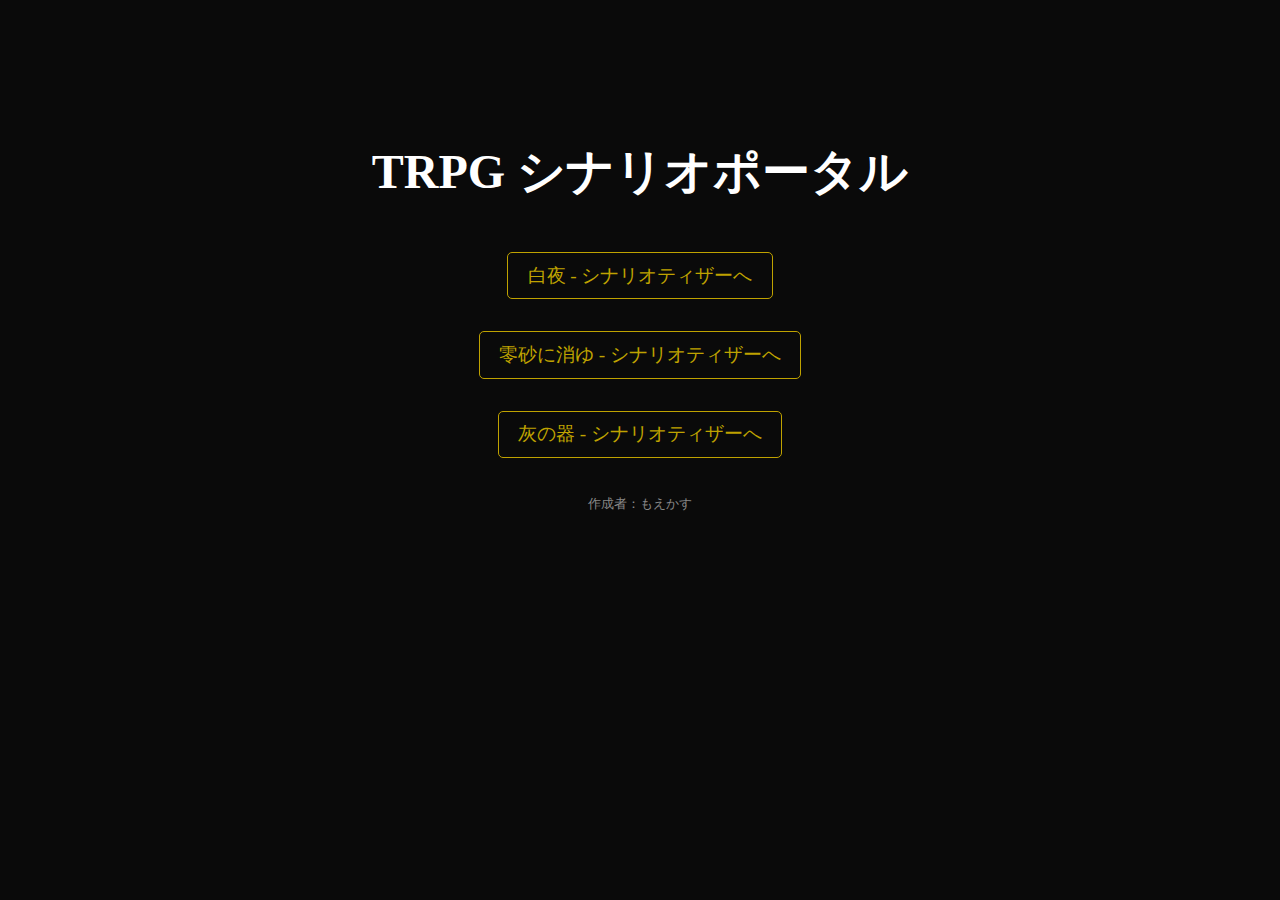
<file: index.html>
<!DOCTYPE html>

<html lang="ja">
<head>
<meta charset="utf-8"/>
<title>TRPG シナリオポータル</title>
<style>
    body {
      background-color: #0a0a0a;
      color: #fff;
      font-family: 'Yu Mincho', 'Hiragino Mincho ProN', serif;
      text-align: center;
      padding: 100px 20px;
    }

    h1 {
      font-size: 3em;
      margin-bottom: 1em;
    }

    ul {
      list-style: none;
      padding: 0;
    }

    li {
      margin: 1em 0;
    }

    a {
      color: #bfa200;
      text-decoration: none;
      font-size: 1.2em;
      border: 1px solid #bfa200;
      padding: 0.5em 1em;
      border-radius: 5px;
      transition: background 0.3s, color 0.3s;
      display: inline-block;
    }

    a:hover {
      background: #bfa200;
      color: #0a0a0a;
    }

    footer {
      margin-top: 3em;
      font-size: 0.8em;
      color: #888;
    }
  
    li { margin: 2em 0; }</style>
</head>
<body>
<h1>TRPG シナリオポータル</h1>
<ul>
<li><a href="byakuya/">白夜 - シナリオティザーへ</a></li>
<li><a href="reisa_teaser/">零砂に消ゆ - シナリオティザーへ</a></li>
<li><a href="haino_teaser/">灰の器 - シナリオティザーへ</a></li>
</ul>
<footer>
    作成者：もえかす
  </footer>
</body>
</html>
</file>
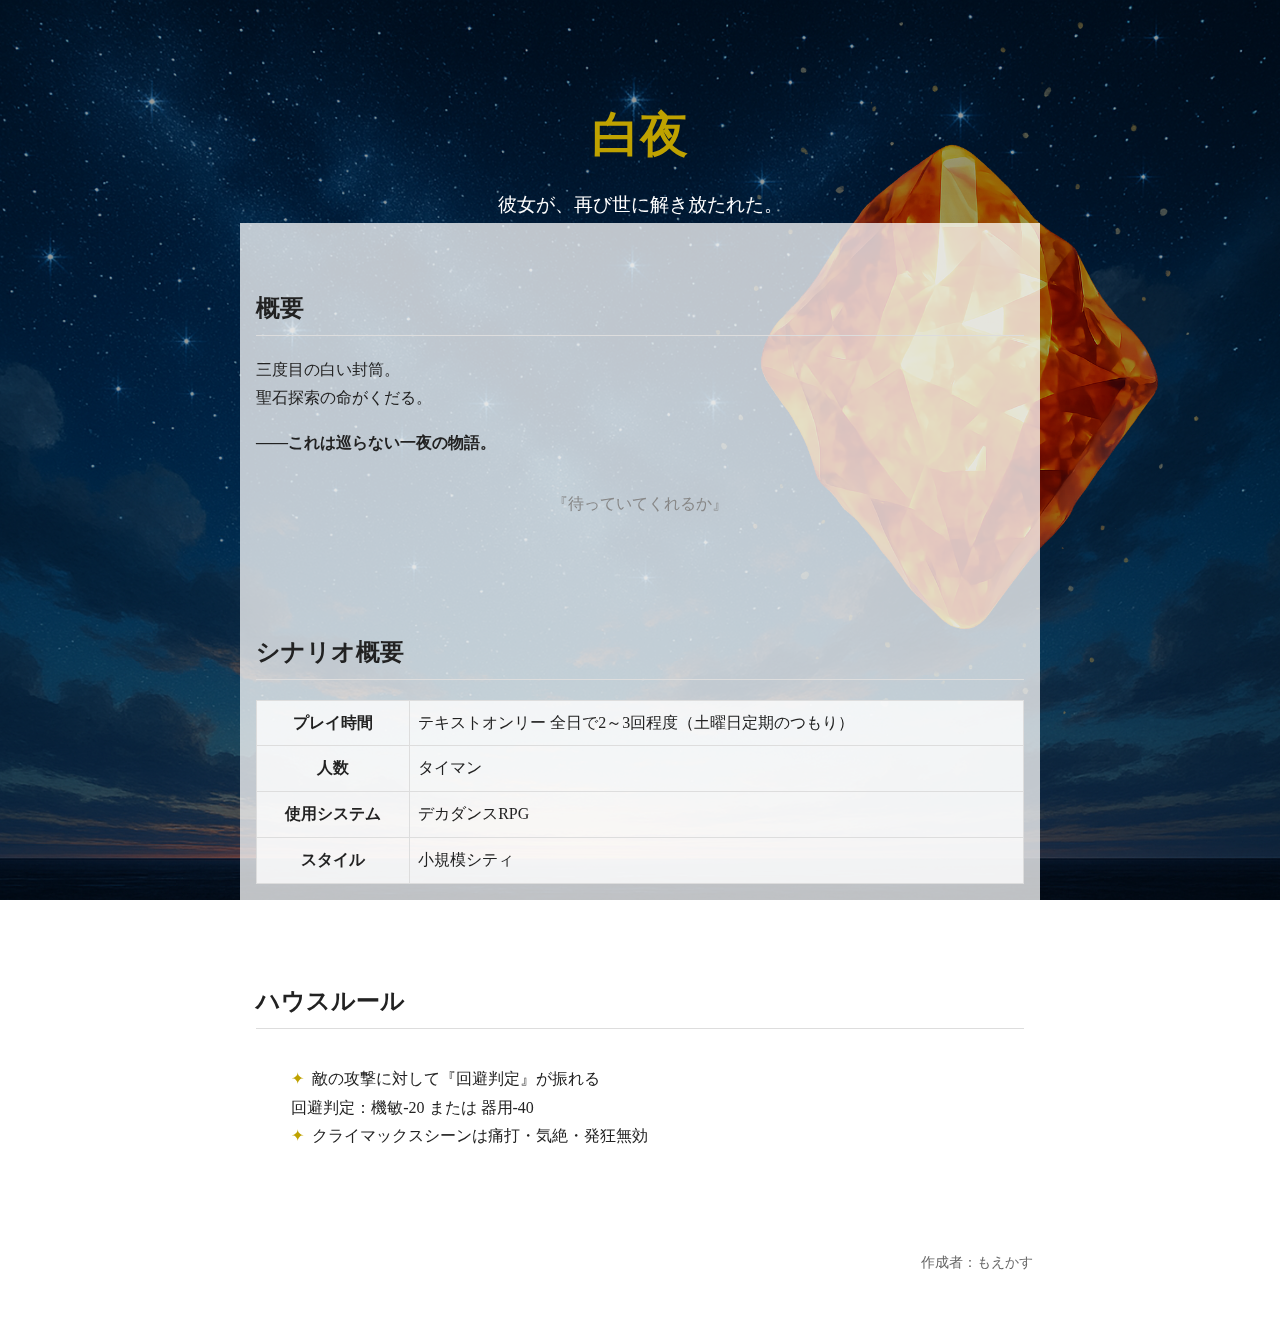
<file: byakuya/index.html>
<!DOCTYPE html>
<html lang="ja">
<head>
  <meta charset="UTF-8" />
  <title>白夜 | TRPGシナリオテザー</title>
  <style>
    body {
      color: #222;
      font-family: 'Yu Mincho', 'Hiragino Mincho ProN', serif;
      line-height: 1.8;
      max-width: 800px;
      margin: 0 auto;
      padding: 60px 20px;
      position: relative;

      /* 空背景＋右下ヘリオドール */
      background-image: 
        url('heliodor.png'),
        url('sky.png');
      background-repeat: no-repeat, no-repeat;
      background-position: right bottom, center center;
      background-size: 50% auto, cover; /* ヘリオドール大きめ1/4見切れ */
      background-attachment: fixed, fixed;
    }

    /* 空画像を暗くするオーバーレイ */
    body::before {
      content: "";
      position: fixed;
      top: 0; left: 0;
      width: 100%; height: 100%;
      background: rgba(0,0,0,0.4); /* 明度40%カット */
      z-index: -1;
    }

    h1 {
      font-size: 3em;
      text-align: center;
      margin-bottom: 0.2em;
      color: #bfa200; /* タイトルは黄金色で残す */
    }

    .catch {
      text-align: center;
      font-size: 1.2em;
      color: #fff; /* 白字で埋もれ防止 */
    }

    h2 {
      font-size: 1.5em;
      border-bottom: 1px solid #ddd;
      padding-bottom: 0.2em;
      margin-top: 2em;
    }

    p {
      margin: 1em 0;
    }

    .one-night {
      font-weight: bold;
    }

    .quote {
      color: #888;
      text-align: center;
      margin: 2em 0;
      font-style: normal; /* イタリック解除 */
    }

    table {
      width: 100%;
      border-collapse: collapse;
      margin: 1em 0;
      background-color: rgba(255,255,255,0.8);
    }

    table th, table td {
      border: 1px solid #ddd;
      padding: 8px;
    }

    ul {
      list-style: none; /* デフォルトの・を消す */
      margin-left: 1.2em;
      background-color: rgba(255,255,255,0.8);
      padding: 1em;
    }

    ul li::before {
      content: "✦";
      color: #bfa200;
      margin-right: 0.5em;
    }

    footer {
      margin-top: 3em;
      text-align: right;
      font-size: 0.9em;
      color: #666;
      background-color: rgba(255,255,255,0.8);
      padding: 0.5em;
    }

    .section {
      background-color: rgba(255,255,255,0.75); /* 少し透かして星空を見せる */
      padding: 1em;
    }
  </style>
</head>
<body>
  <h1>白夜</h1>
  <div class="catch"> 彼女が、再び世に解き放たれた。</div>

  <div class="section">
    <h2>概要</h2>
    <p>
      三度目の白い封筒。<br>
      聖石探索の命がくだる。
    </p>
    <p class="one-night">――これは巡らない一夜の物語。</p>
    <p class="quote">『待っていてくれるか』</p>
  </div>

  <div class="section">
    <h2>シナリオ概要</h2>
    <table>
      <tr><th>プレイ時間</th><td>テキストオンリー 全日で2～3回程度（土曜日定期のつもり）</td></tr>
      <tr><th>人数</th><td>タイマン</td></tr>
      <tr><th>使用システム</th><td>デカダンスRPG</td></tr>
      <tr><th>スタイル</th><td>小規模シティ</td></tr>
    </table>
  </div>

  <div class="section">
    <h2>ハウスルール</h2>
    <ul>
      <li>敵の攻撃に対して『回避判定』が振れる<br>
          回避判定：機敏-20 または 器用-40
      </li>
      <li>クライマックスシーンは痛打・気絶・発狂無効</li>
    </ul>
  </div>

  <footer>
    作成者：もえかす
  </footer>
</body>
</html>
</file>
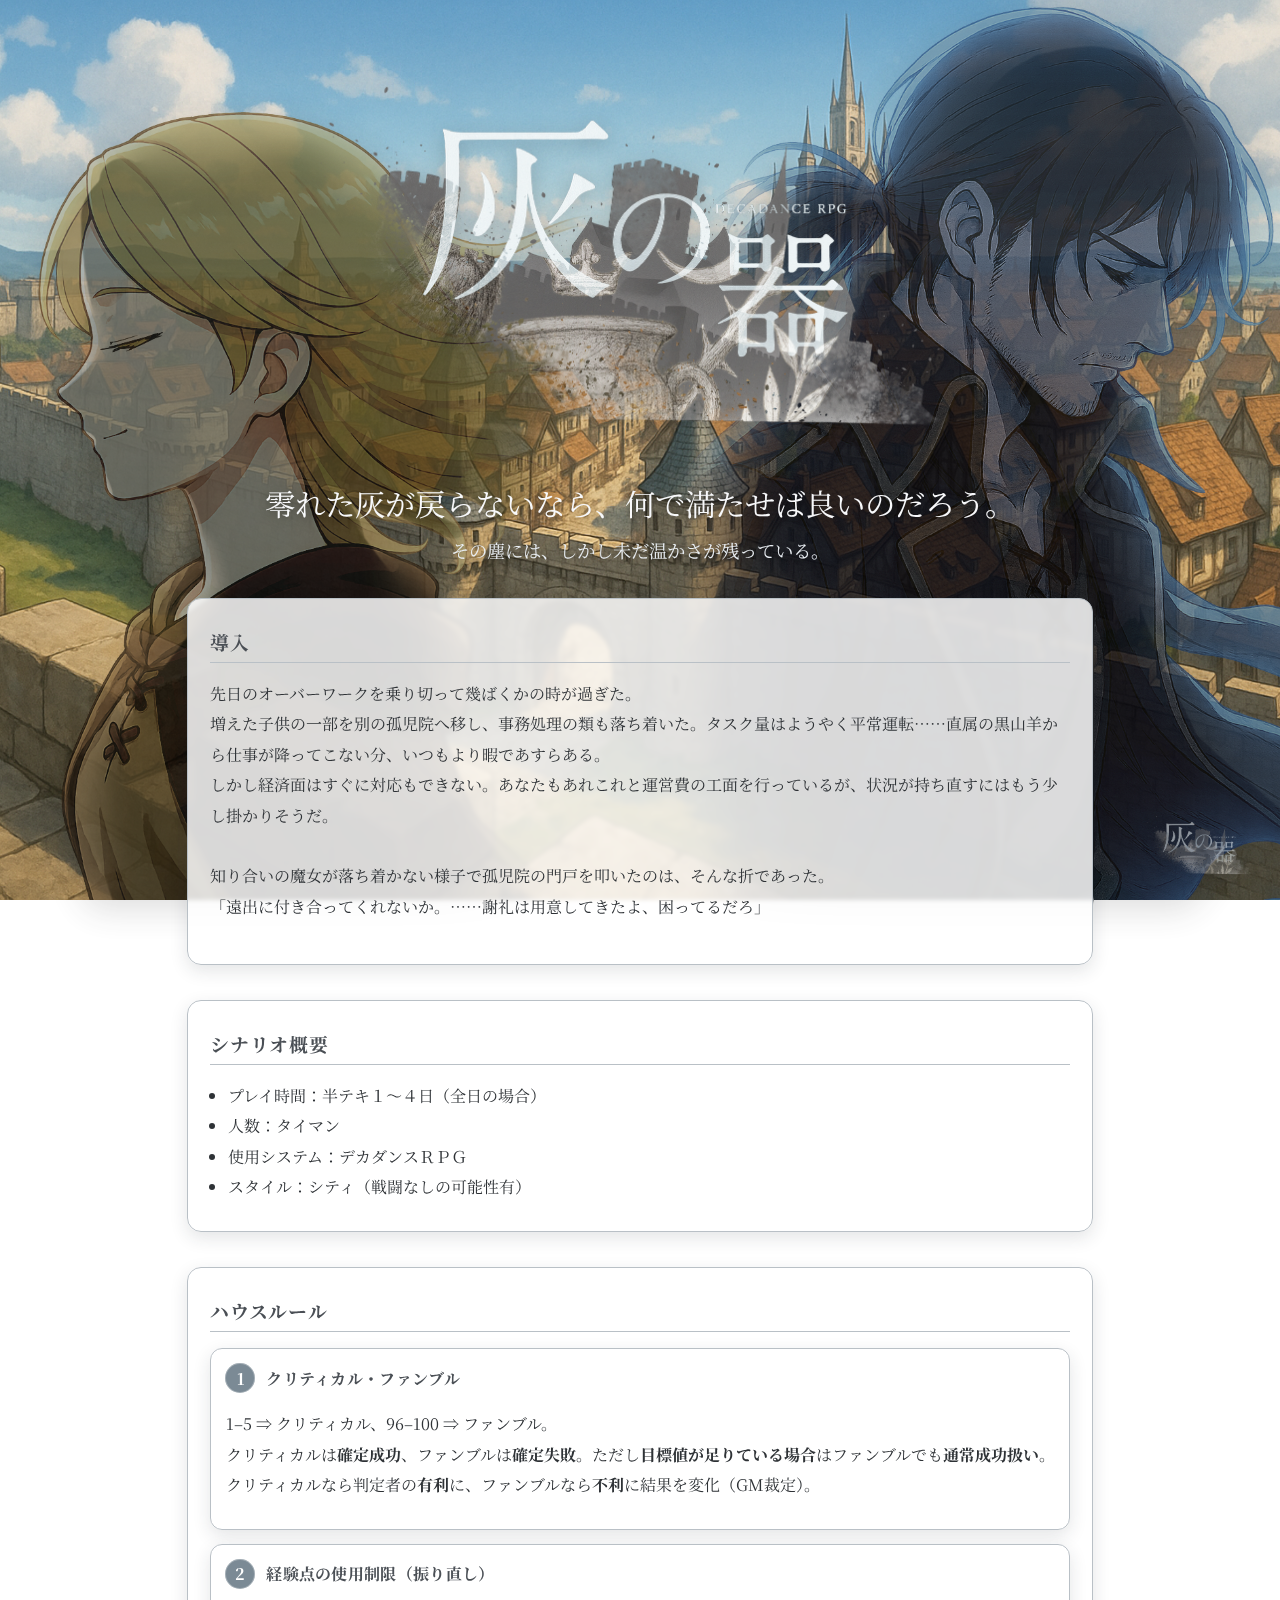
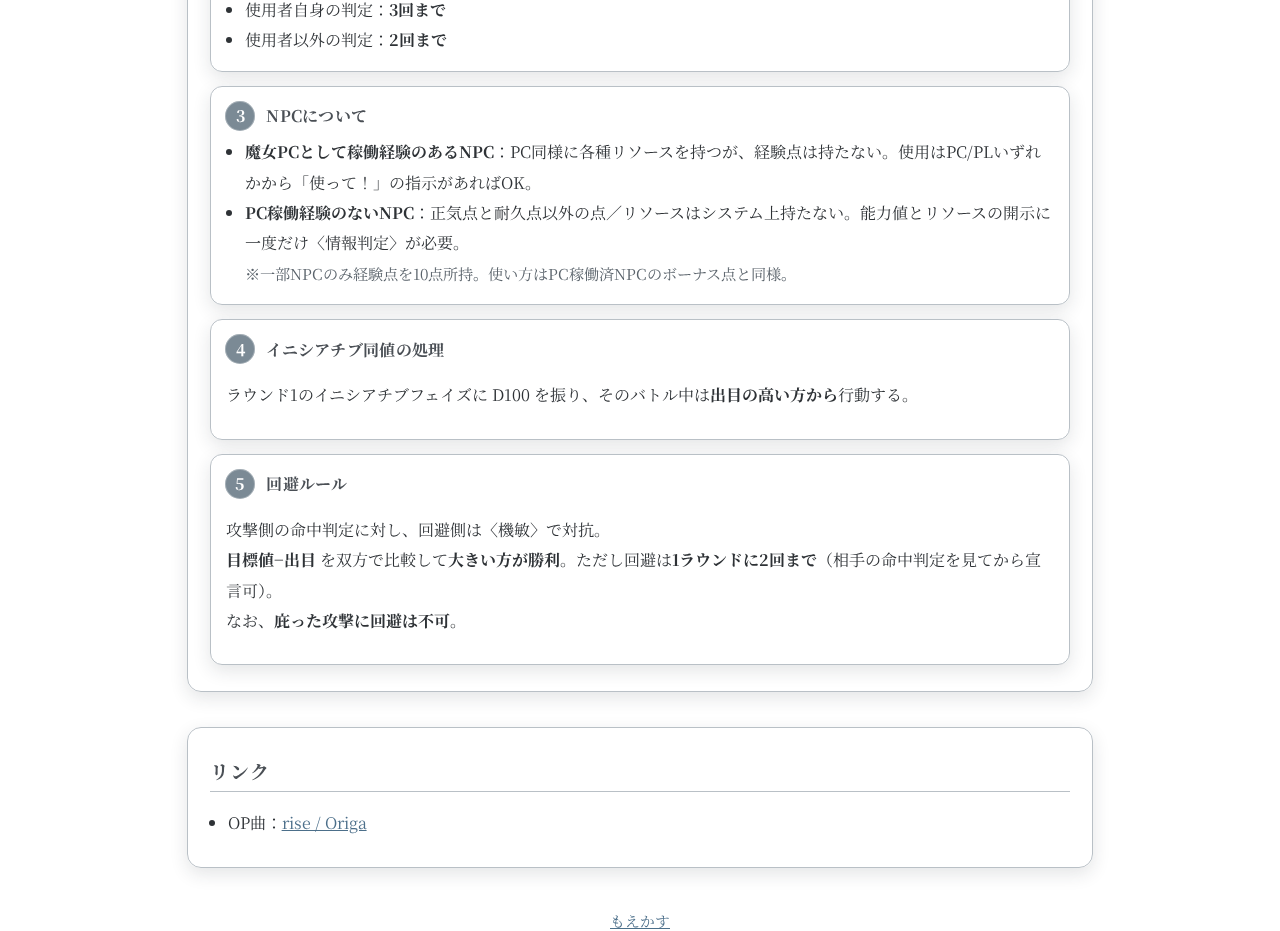
<file: haino_teaser/index.html>
<!DOCTYPE html>
<html lang="ja">
<head>
  <meta charset="UTF-8" />
  <meta name="viewport" content="width=device-width, initial-scale=1" />
  <title>灰の器 | DECADENCE RPG シナリオ</title>
  <link href="https://fonts.googleapis.com/css2?family=Noto+Serif+JP:wght@300;500;700&display=swap" rel="stylesheet">
  <style>
    :root{
      --ink:#2e3236; --ink-soft:#4a4f55; --accent:#6d7a85;
      --card:#fff; --veil:rgba(255,255,255,.84); --line:#b9c0c6;
      --shadow:0 6px 18px rgba(30,40,50,.12);
      --link:#4c6f8a; --link-hover:#2f5874; --badge:#7b8a95;
      --art-opacity:.8; /* 集合絵の不透明度：80% */
    }
    html,body{
      margin:0;padding:0;height:100%;
      font-family:'Noto Serif JP',serif; color:var(--ink);
      background:#fff url('haino_t_haikei.png') center/cover fixed no-repeat;
    }

    /* ===== 集合絵（左側・縦いっぱい・80%不透明） ===== */
    .group-art{
      position:fixed;
      left:0; top:0;
      height:100vh;         /* 縦いっぱい */
      width:auto;           /* アスペクト維持で横は自動 */
      opacity:var(--art-opacity);
      pointer-events:none;  /* クリック透過 */
      z-index:1;            /* 背景より上、カードより下（カードは z-index:2） */
      object-fit:contain;
      filter: drop-shadow(0 8px 18px rgba(0,0,0,.18));
      /* ほんの少しだけ暗く & コントラスト控えめにしたい場合は以下をON
         filter: brightness(.95) contrast(.97) drop-shadow(0 8px 18px rgba(0,0,0,.18)); */
    }

    /* ロゴ＋見出し（ロゴ1.3倍済） */
    .logo{ text-align:center; margin:3.2rem 0 1rem; position:relative; z-index:2; }
    .logo img{
      width:700px;          /* 340px の 1.3倍 */
      max-width:90vw;
      cursor:pointer;
      filter: drop-shadow(0 4px 10px rgba(0,0,0,.18));
    }
    .title{
      text-align:center; font-size:1.9rem; line-height:1.6;
      color:#f8f9fb; text-shadow:0 2px 8px rgba(0,0,0,.35);
      position:relative; z-index:2;
    }
    .subtitle{
      text-align:center; font-size:1.15rem; color:#e9eef3; margin:.6rem 0 2.2rem;
      text-shadow:0 1px 6px rgba(0,0,0,.25); position:relative; z-index:2;
    }

    /* セクションカード */
    .section{
      width:min(860px,90vw);
      margin:0 auto 2.2rem;
      background:var(--veil);
      border:1px solid var(--line);
      border-radius:14px;
      padding:1.6rem 1.4rem;
      box-shadow:var(--shadow);
      backdrop-filter: blur(2px);
      position:relative; z-index:2;
    }
    h2{
      margin:.2rem 0 1rem; font-size:1.18rem; letter-spacing:.04em;
      border-bottom:1px solid var(--line); padding-bottom:.45rem; color:var(--ink-soft);
    }
    p,li{ line-height:1.9; }
    ul{ margin:.2rem 0 .2rem 1.1rem; padding:0; }
    .credit{
      text-align:center; color:var(--ink-soft);
      font-size:.92rem; margin:2.6rem 0 3.2rem; position:relative; z-index:2;
    }
    a{ color:var(--link); text-decoration: underline; }
    a:hover{ color:var(--link-hover); }

    /* 右下ロゴ（トップへ） */
    .bg-image{
      position:fixed; right:20px; bottom:20px;
      width:120px; max-width:26vw; opacity:.55; cursor:pointer;
      filter: drop-shadow(0 4px 10px rgba(0,0,0,.22));
      transition:opacity .2s ease, transform .2s ease;
      z-index:10;
    }
    .bg-image:hover{ opacity:.75; transform: translateY(-2px); }

    .note{ font-size:.95rem; color:#5a636b; }

    /* --- ハウスルール：カード表示 --- */
    .rule-list{
      display:grid; grid-template-columns:1fr; gap:14px; margin:.4rem 0 0;
    }
    .rule-card{
      background:rgba(255,255,255,.9);
      border:1px solid var(--line);
      border-radius:12px;
      padding:14px 14px 12px;
      box-shadow:var(--shadow);
    }
    .rule-head{ display:flex; align-items:center; gap:.7rem; margin-bottom:.4rem; }
    .badge{
      flex:0 0 auto; width:30px; height:30px; border-radius:50%;
      display:grid; place-items:center; font-weight:700; color:#fff; background:#7b8a95;
      box-shadow: inset 0 0 0 1px rgba(255,255,255,.3);
    }
    .rule-title{ font-weight:700; color:var(--ink-soft); letter-spacing:.02em; }
    .rule-body{ margin:.25rem 0 0 .05rem; }
    .rule-body ul{ margin:.4rem 0 .2rem 1.2rem; }
	
	/* 右側の集合絵（左の .group-art と同じ見た目で右寄せ） */
	.group-art-right{
	position: fixed;
	right: 0; top: 0;
	height: 100vh;      /* 縦いっぱい */
	width: auto;        /* アスペクト維持で横は自動 */
	opacity: var(--art-opacity);
	pointer-events: none;
	z-index: 1;         /* カード(=2)より下、背景より上 */
	object-fit: contain;
	filter: drop-shadow(0 8px 18px rgba(0,0,0,.18));
	}
	
  </style>
</head>
<body>
  <a id="top"></a>

  <!-- 集合絵（左側・縦いっぱい） -->
  <img src="haino_t_group.png" alt="集合イラスト" class="group-art">
<!-- 集合絵（右側・縦いっぱい） ※好きな画像に差し替えOK -->
<img src="haino_t_group_right.png" alt="集合イラスト（右）" class="group-art-right">

  <!-- ロゴ＆キャッチ -->
  <div class="logo">
    <a href="#top"><img src="haino_t_logo.png" alt="灰の器 ロゴ"></a>
  </div>
  <div class="title">零れた灰が戻らないなら、何で満たせば良いのだろう。</div>
  <div class="subtitle">その塵には、しかし未だ温かさが残っている。</div>

  <!-- 導入 -->
  <div class="section">
    <h2>導入</h2>
    <p>
      先日のオーバーワークを乗り切って幾ばくかの時が過ぎた。<br>
      増えた子供の一部を別の孤児院へ移し、事務処理の類も落ち着いた。タスク量はようやく平常運転……直属の黒山羊から仕事が降ってこない分、いつもより暇であすらある。<br>
      しかし経済面はすぐに対応もできない。あなたもあれこれと運営費の工面を行っているが、状況が持ち直すにはもう少し掛かりそうだ。<br><br>
      知り合いの魔女が落ち着かない様子で孤児院の門戸を叩いたのは、そんな折であった。<br>
      「遠出に付き合ってくれないか。……謝礼は用意してきたよ、困ってるだろ」
    </p>
  </div>

  <!-- 概要 -->
  <div class="section">
    <h2>シナリオ概要</h2>
    <ul>
      <li>プレイ時間：半テキ１～４日（全日の場合）</li>
      <li>人数：タイマン</li>
      <li>使用システム：デカダンスＲＰＧ</li>
      <li>スタイル：シティ（戦闘なしの可能性有）</li>
    </ul>
  </div>

  <!-- ハウスルール（カード表示） -->
  <div class="section">
    <h2>ハウスルール</h2>
    <div class="rule-list">
      <div class="rule-card">
        <div class="rule-head"><div class="badge">1</div><div class="rule-title">クリティカル・ファンブル</div></div>
        <div class="rule-body">
          <p>
            1–5 ⇒ クリティカル、96–100 ⇒ ファンブル。<br>
            クリティカルは<strong>確定成功</strong>、ファンブルは<strong>確定失敗</strong>。ただし<strong>目標値が足りている場合</strong>はファンブルでも<strong>通常成功扱い</strong>。<br>
            クリティカルなら判定者の<strong>有利</strong>に、ファンブルなら<strong>不利</strong>に結果を変化（GM裁定）。
          </p>
        </div>
      </div>

      <div class="rule-card">
        <div class="rule-head"><div class="badge">2</div><div class="rule-title">経験点の使用制限（振り直し）</div></div>
        <div class="rule-body">
          <ul>
            <li>使用者自身の判定：<strong>3回まで</strong></li>
            <li>使用者以外の判定：<strong>2回まで</strong></li>
          </ul>
        </div>
      </div>

      <div class="rule-card">
        <div class="rule-head"><div class="badge">3</div><div class="rule-title">NPCについて</div></div>
        <div class="rule-body">
          <ul>
            <li><strong>魔女PCとして稼働経験のあるNPC</strong>：PC同様に各種リソースを持つが、経験点は持たない。使用はPC/PLいずれかから「使って！」の指示があればOK。</li>
            <li><strong>PC稼働経験のないNPC</strong>：正気点と耐久点以外の点／リソースはシステム上持たない。能力値とリソースの開示に一度だけ〈情報判定〉が必要。<br>
              <span class="note">※一部NPCのみ経験点を10点所持。使い方はPC稼働済NPCのボーナス点と同様。</span>
            </li>
          </ul>
        </div>
      </div>

      <div class="rule-card">
        <div class="rule-head"><div class="badge">4</div><div class="rule-title">イニシアチブ同値の処理</div></div>
        <div class="rule-body"><p>ラウンド1のイニシアチブフェイズに D100 を振り、そのバトル中は<strong>出目の高い方から</strong>行動する。</p></div>
      </div>

      <div class="rule-card">
        <div class="rule-head"><div class="badge">5</div><div class="rule-title">回避ルール</div></div>
        <div class="rule-body">
          <p>
            攻撃側の命中判定に対し、回避側は〈機敏〉で対抗。<br>
            <strong>目標値−出目</strong> を双方で比較して<strong>大きい方が勝利</strong>。ただし回避は<strong>1ラウンドに2回まで</strong>（相手の命中判定を見てから宣言可）。<br>
            なお、<strong>庇った攻撃に回避は不可</strong>。
          </p>
        </div>
      </div>
    </div>
  </div>

  <!-- リンク -->
  <div class="section">
    <h2>リンク</h2>
    <ul>
      <li>OP曲：<a href="https://www.youtube.com/watch?v=FKXMa9kbE8Y" target="_blank" rel="noopener">rise / Origa</a></li>
    </ul>
  </div>

  <!-- クレジット（ポータルへ） -->
  <div class="credit">
    <a href="https://moekasuash.github.io/TRPG/" target="_blank" rel="noopener">もえかす</a>
  </div>

  <!-- 右下ロゴ（トップへ） -->
  <a href="#top" aria-label="ページ最上部へ">
    <img src="haino_t_logo.png" class="bg-image" alt="灰の器 ロゴ（ページトップへ）">
  </a>
</body>
</html>
</file>
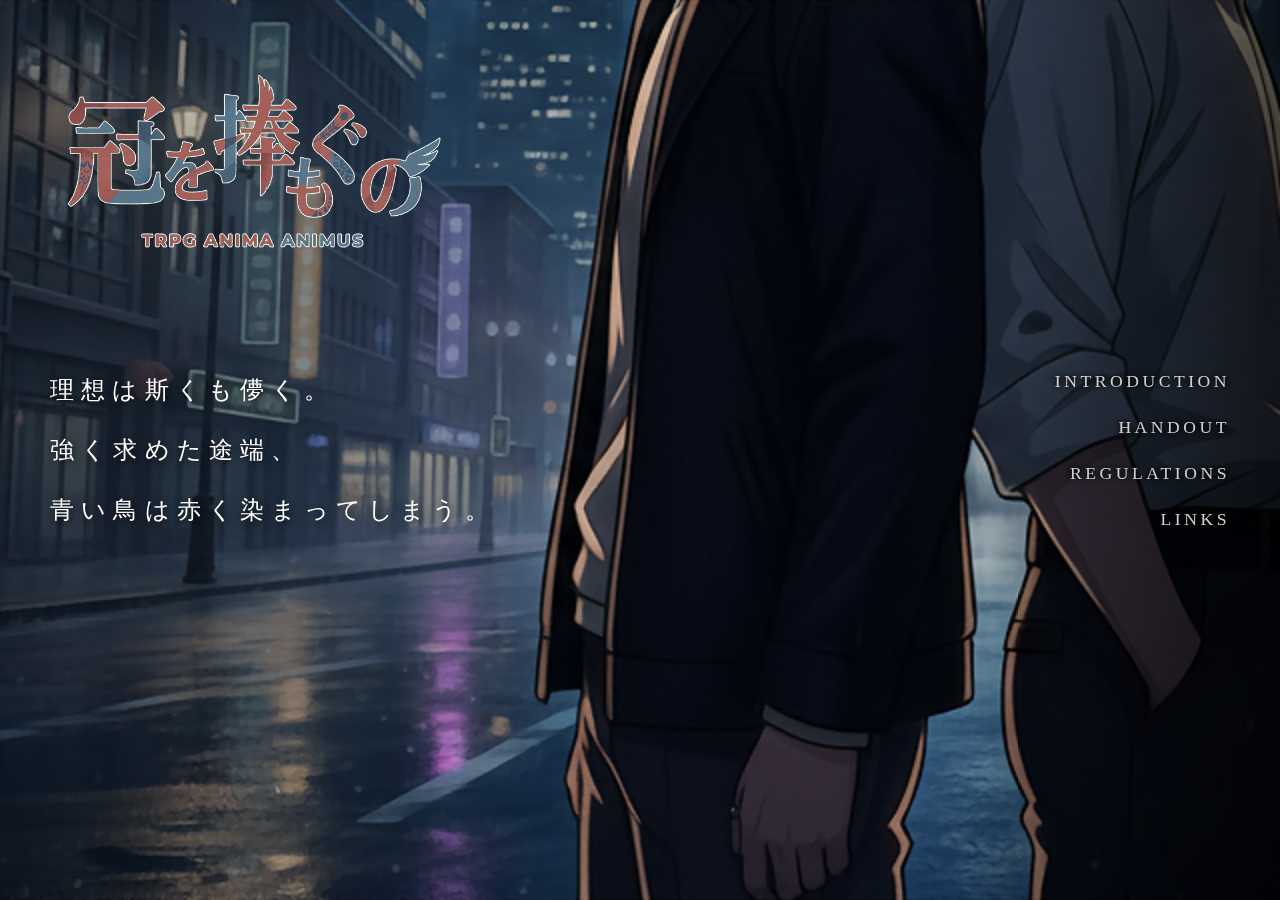
<file: kanmuri_teaser/index.html>
<!DOCTYPE html>
<html lang="ja">
<head>
    <meta charset="UTF-8">
    <title>TRPG Teaser</title>
    <style>
        body {
            margin: 0;
            padding: 0;
            background-color: #000;
            color: #fff;
            font-family: "Hiragino Mincho ProN", "MS Mincho", serif;
            overflow: hidden;
        }

        /* 背景画像 */
        .background {
            position: fixed;
            top: 0;
            left: 0;
            width: 100%;
            height: 100%;
            background-image: url("kanmuri_t_haikei.png");
            background-size: cover;
            background-position: center;
            z-index: 1;
        }

        /* ロゴ */
        .logo {
            position: absolute;
            top: 50px;
            left: 50px;
            width: 400px;
            z-index: 3;
        }

        /* 最初に見えている短い導入文 */
        .top-catch {
            position: absolute;
            top: 50%;
            left: 50px;
            transform: translateY(-50%);
            z-index: 2;
            font-size: 1.5rem;
            line-height: 2.5;
            letter-spacing: 0.3em;
            text-shadow: 2px 2px 10px rgba(0,0,0,0.8);
            pointer-events: none; /* クリックの邪魔をしない */
        }

        /* 右側のナビメニュー */
.nav-menu {
    position: absolute;
    right: 0; /* 端に寄せる */
    top: 0;
    height: 100%;
    width: 300px; /* メニューの反応領域 */
    z-index: 10;
    display: flex;
    flex-direction: column;
    justify-content: center;
    gap: 25px;
    text-align: right;
    padding-right: 50px;
    /* 背景にグラデーションを敷いて文字を浮かせる */
    background: linear-gradient(to left, rgba(0,0,0,0.7) 0%, rgba(0,0,0,0) 100%);
}

.nav-item {
    cursor: pointer;
    font-size: 1.1rem;
    letter-spacing: 0.2em;
    transition: 0.3s;
    /* 影を強くして文字の輪郭をはっきりさせる */
    text-shadow: 0 0 10px #000, 0 0 5px #000; 
    color: rgba(255, 255, 255, 0.8);
    text-decoration: none; /* リンク用 */
}

.nav-item:hover {
    color: #fff;
    transform: translateX(-10px); /* ホバー時に少し左に動かす */
}

        /* コンテンツ表示エリア */
        .content-overlay {
            position: absolute;
            top: 50%;
            left: 50%;
            transform: translate(-50%, -50%);
            width: 60%;
            max-width: 700px;
            max-height: 70vh;
            background: rgba(0, 0, 0, 0.85);
            padding: 50px;
            z-index: 20;
            display: none;
            overflow-y: auto;
            border: 1px solid rgba(255,255,255,0.3);
            box-shadow: 0 0 20px rgba(0,0,0,0.5);
        }

        .content-overlay.active {
            display: block;
        }

        .close-btn {
            display: block;
            text-align: right;
            cursor: pointer;
            margin-bottom: 20px;
            font-size: 0.8rem;
            letter-spacing: 0.1em;
        }

        h2 {
            border-left: 3px solid #fff;
            padding-left: 15px;
            margin-bottom: 30px;
            font-weight: normal;
            letter-spacing: 0.3em;
        }

        p {
            line-height: 1.4;
            white-space: pre-wrap;
            font-size: 0.95rem;
            letter-spacing: 0.05em;
        }
    </style>
</head>
<body>

    <div class="background"></div>
    
    <img src="kanmuri_t_logo.png" class="logo">

    <div class="top-catch">
        理想は斯くも儚く。<br>
		強く求めた途端、<br>
		青い鳥は赤く染まってしまう。
    </div>

<div class="nav-menu">
    <div class="nav-item" onclick="showContent('intro')">INTRODUCTION</div>
    <div class="nav-item" onclick="showContent('handout')">HANDOUT</div>
    <div class="nav-item" onclick="showContent('regulations')">REGULATIONS</div>
    <div class="nav-item" onclick="showContent('links')">LINKS</div>
</div>

    <div id="intro" class="content-overlay">
        <span class="close-btn" onclick="closeAll()">✕ CLOSE</span>
        <h2>INTRODUCTION</h2>
        <p>東京を騒がせるカルト集団。<br>
物騒な噂には、<br>
関東一帯を舞台として開始した魔宴の影があった。<br><br>
理想は斯くも儚く。<br>
強く求めた途端、青い鳥は赤く染まってしまう。<br><br>
これは、すすけた理想が紡ぐ物語。<br><br>
<b>アニマアニムス<br>
『冠を捧ぐもの』</b><br><br>
共に行こう。いずれ別れる運命でも。</p>
    </div>

    <div id="handout" class="content-overlay">
        <span class="close-btn" onclick="closeAll()">✕ CLOSE</span>
        <h2>HANDOUT</h2>
        <p>あなたは長期休暇を利用して海外から日本に帰ってきた。
帰郷したあなたは、長らく行方の掴めなかった
かつての学友の居場所を風の噂に聞く。
<br>
彼とはかつて家族同然の仲だったが、
あなたの交際相手をめぐって多少のトラブルがあった。
揉めているさなかに彼が海外留学で学内から姿を消して、
彼との関係ははそれきりであった。
<br>
どんな用で帰ってきたにせよ、
疎遠の友人にどんな思いを抱いたにせよ、
確かなことはただひとつ。
あなたが偶然足を踏み入れたのは
魔宴の会場であった、という事実だけだ。
<br>
メモリア：翼の怪物
感情（P）好奇心 / 感情（N）嫌悪
<br>
パーパス：オープニングで死なない</p>
    </div>

    <div id="regulations" class="content-overlay">
        <span class="close-btn" onclick="closeAll()">✕ CLOSE</span>
        <h2>REGULATIONS</h2>
        <p>・プレイヤー：1人
・レベル：1
・ミドルフェイズ：２～３
・日程：1/10（土）,11（日）
・シーンプレイヤーはすべてPC<br></p>
    </div>

<div id="links" class="content-overlay">
    <span class="close-btn" onclick="closeAll()">✕ CLOSE</span>
    <h2>LINKS</h2>
    <p>
        <a href="https://moekasuash.github.io/TRPG/" target="_blank" style="color: #fff;">TRPG TOP</a><br>
        <a href="op.mp3" target="_blank" style="color: #fff;">なぜか存在するOP曲</a><br>
        <a href="" style="color: #fff;">ログ（アフター公開）</a>
    </p>
</div>

    <script>
        function showContent(id) {
            closeAll();
            document.getElementById(id).classList.add('active');
        }

        function closeAll() {
            const overlays = document.querySelectorAll('.content-overlay');
            overlays.forEach(el => el.classList.remove('active'));
        }
    </script>

</body>
</html>
</file>
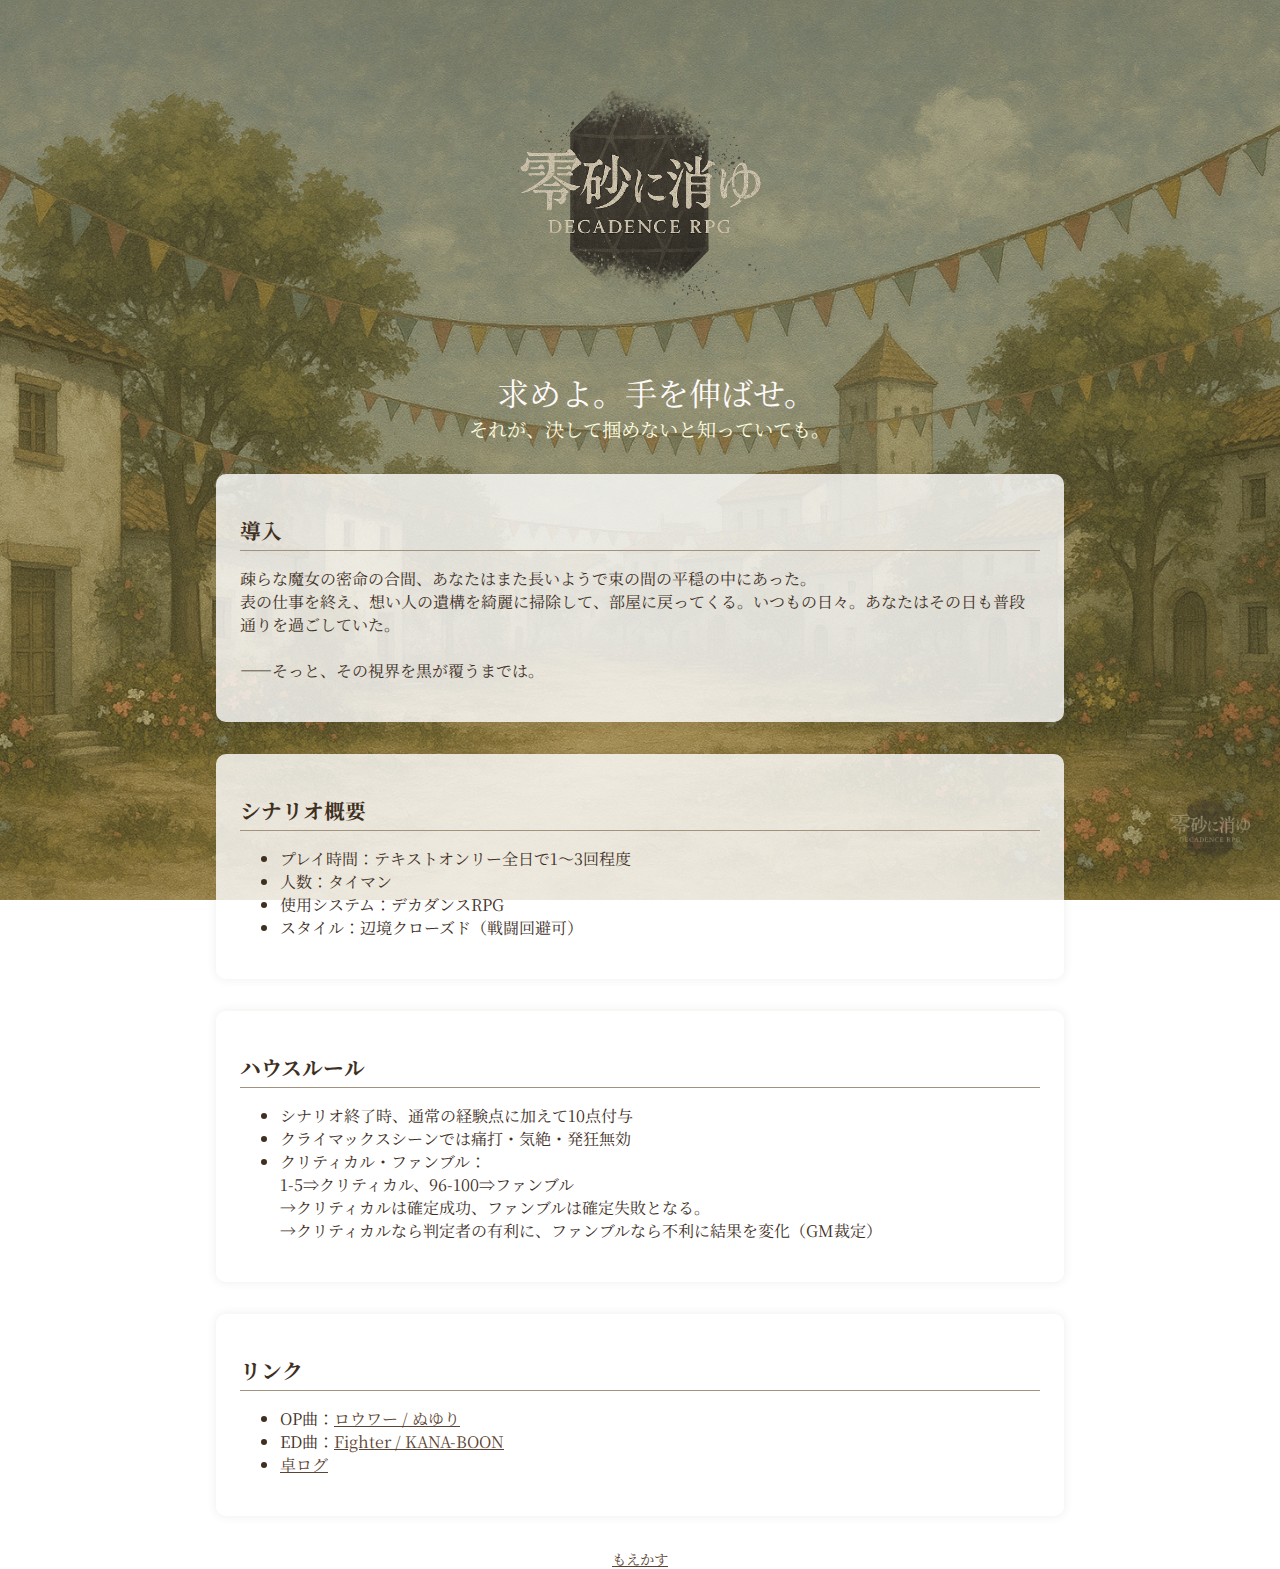
<file: reisa_teaser/index.html>
<!DOCTYPE html>
<html lang="ja">
<head>
  <meta charset="UTF-8">
  <meta name="viewport" content="width=device-width, initial-scale=1">
  <title>零砂に消ゆ | DECADENCE RPG シナリオ</title>
  <link href="https://fonts.googleapis.com/css2?family=Noto+Serif+JP:wght@300;500;700&display=swap" rel="stylesheet">
  <style>
    html, body {
      margin: 0;
      padding: 0;
      font-family: 'Noto Serif JP', serif;
      background: url('reisa_t_haikei.png') no-repeat center center fixed;
      background-size: cover;
      color: #3e2f1f;
      height: 100%;
    }

    .logo {
      text-align: center;
      margin-top: 3rem;
    }

    .logo img {
      width: 300px;
      max-width: 80%;
      cursor: pointer;
    }

    .title {
      text-align: center;
      font-size: 2rem;
      margin-top: 1rem;
      color: #fffafa;
    }

    .subtitle {
      text-align: center;
      font-size: 1.2rem;
      color: #ffffe0;
      margin-bottom: 2rem;
    }

    .section {
      width: 90%;
      max-width: 800px;
      margin: 0 auto 2rem;
      background: rgba(255, 255, 255, 0.8);
      padding: 1.5rem;
      border-radius: 10px;
      box-shadow: 0 0 10px rgba(80, 70, 50, 0.1);
    }

    h2 {
      font-weight: 700;
      font-size: 1.3rem;
      border-bottom: 1px solid #a3927d;
      margin-bottom: 0.5rem;
      padding-bottom: 0.3rem;
    }

    .credit {
      text-align: center;
      font-size: 0.9rem;
      color: #7c6c5a;
      margin-bottom: 3rem;
    }

    .bg-image {
      position: fixed;
      bottom: 20px;
      right: 20px;
      width: 100px;
      opacity: 0.5;
      z-index: 1;
      cursor: pointer;
    }

    a {
      color: #5c4433;
      text-decoration: underline;
    }
  </style>
</head>
<body>
  <a name="top"></a>
  <div class="logo">
    <a href="#top"><img src="reisa_t_logo.png" alt="零砂に消ゆ ロゴ"></a>
  </div>
  <div class="title">　求めよ。手を伸ばせ。</div>
  <div class="subtitle">　それが、決して掴めないと知っていても。</div>

  <div class="section">
    <h2>導入</h2>
    <p>疎らな魔女の密命の合間、あなたはまた長いようで束の間の平穏の中にあった。<br>表の仕事を終え、想い人の遺構を綺麗に掃除して、部屋に戻ってくる。いつもの日々。あなたはその日も普段通りを過ごしていた。<br><br>――そっと、その視界を黒が覆うまでは。</p>
  </div>

  <div class="section">
    <h2>シナリオ概要</h2>
    <ul>
      <li>プレイ時間：テキストオンリー全日で1～3回程度</li>
      <li>人数：タイマン</li>
      <li>使用システム：デカダンスRPG</li>
      <li>スタイル：辺境クローズド（戦闘回避可）</li>
    </ul>
  </div>

  <div class="section">
    <h2>ハウスルール</h2>
    <ul>
      <li>シナリオ終了時、通常の経験点に加えて10点付与</li>
      <li>クライマックスシーンでは痛打・気絶・発狂無効</li>
      <li>クリティカル・ファンブル：<br>
        1-5⇒クリティカル、96-100⇒ファンブル<br>
        →クリティカルは確定成功、ファンブルは確定失敗となる。<br>
        →クリティカルなら判定者の有利に、ファンブルなら不利に結果を変化（GM裁定）</li>
    </ul>
  </div>

  <div class="section">
    <h2>リンク</h2>
    <ul>
      <li>OP曲：<a href="https://www.youtube.com/watch?v=3sEptl-psU0&list=RD3sEptl-psU0" target="_blank">ロウワー / ぬゆり</a></li>
      <li>ED曲：<a href="https://www.youtube.com/watch?v=rZvSlidXlbA&list=RDrZvSlidXlbA" target="_blank">Fighter / KANA-BOON</a></li>
      <li><a href="reisa_log.html">卓ログ</a></li>
    </ul>
  </div>


  <div class="credit">
    <a href="https://moekasuash.github.io/TRPG/">もえかす</a>
  </div>

  <a href="#top">
    <img src="reisa_t_logo.png" alt="右下ロゴ" class="bg-image">
  </a>
</body>
</html>
</file>
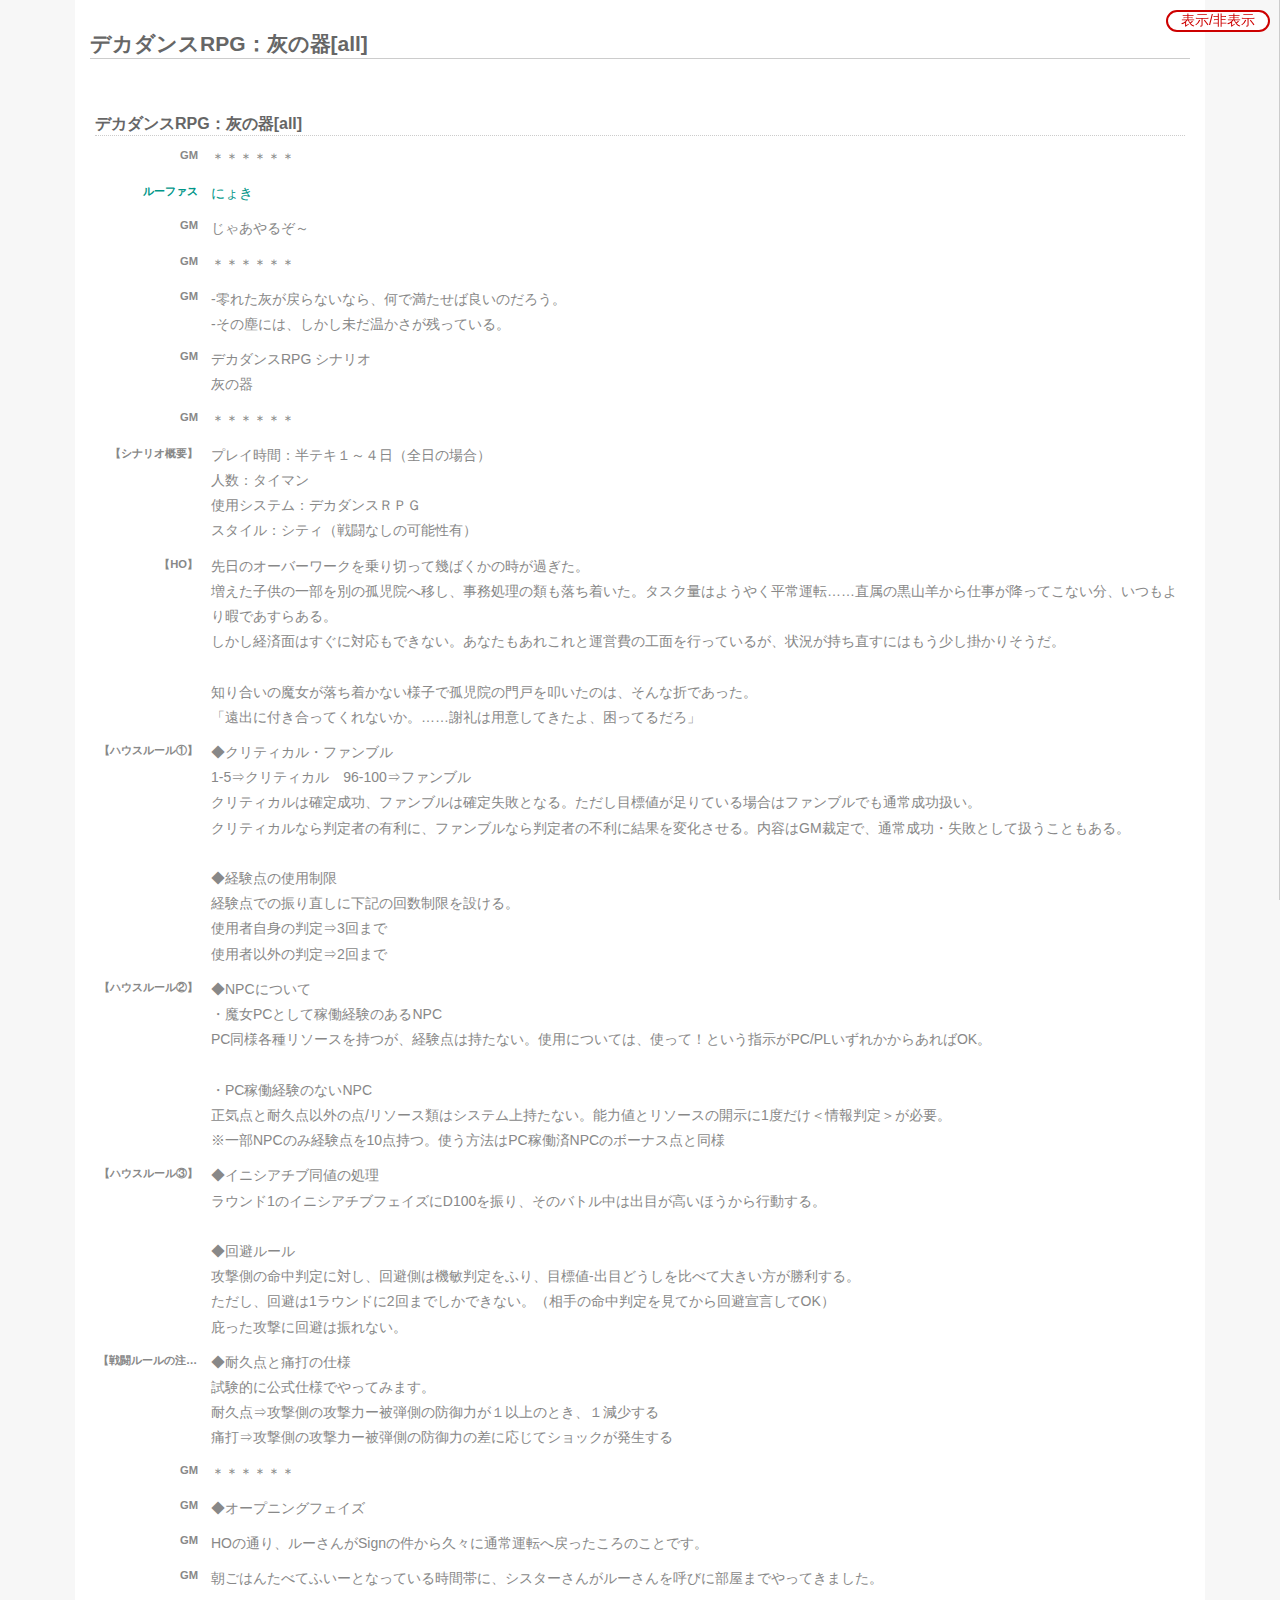
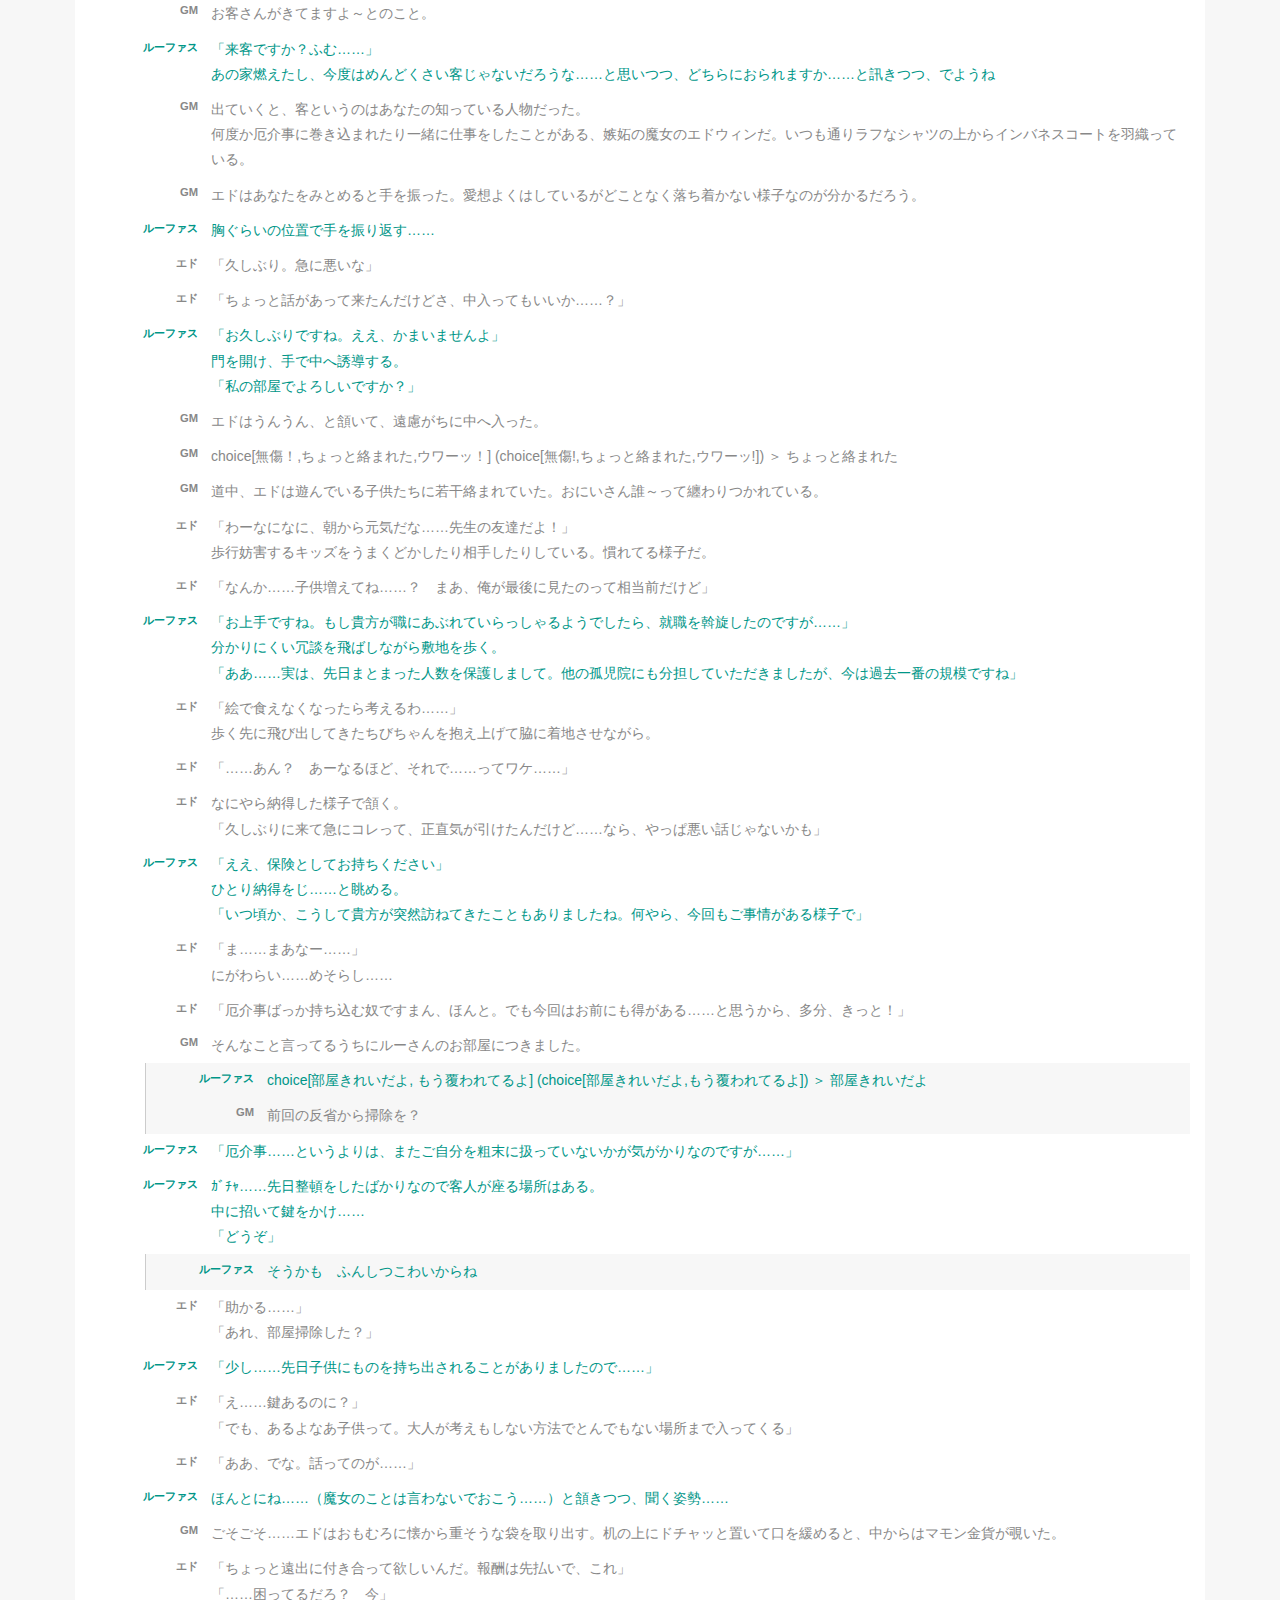
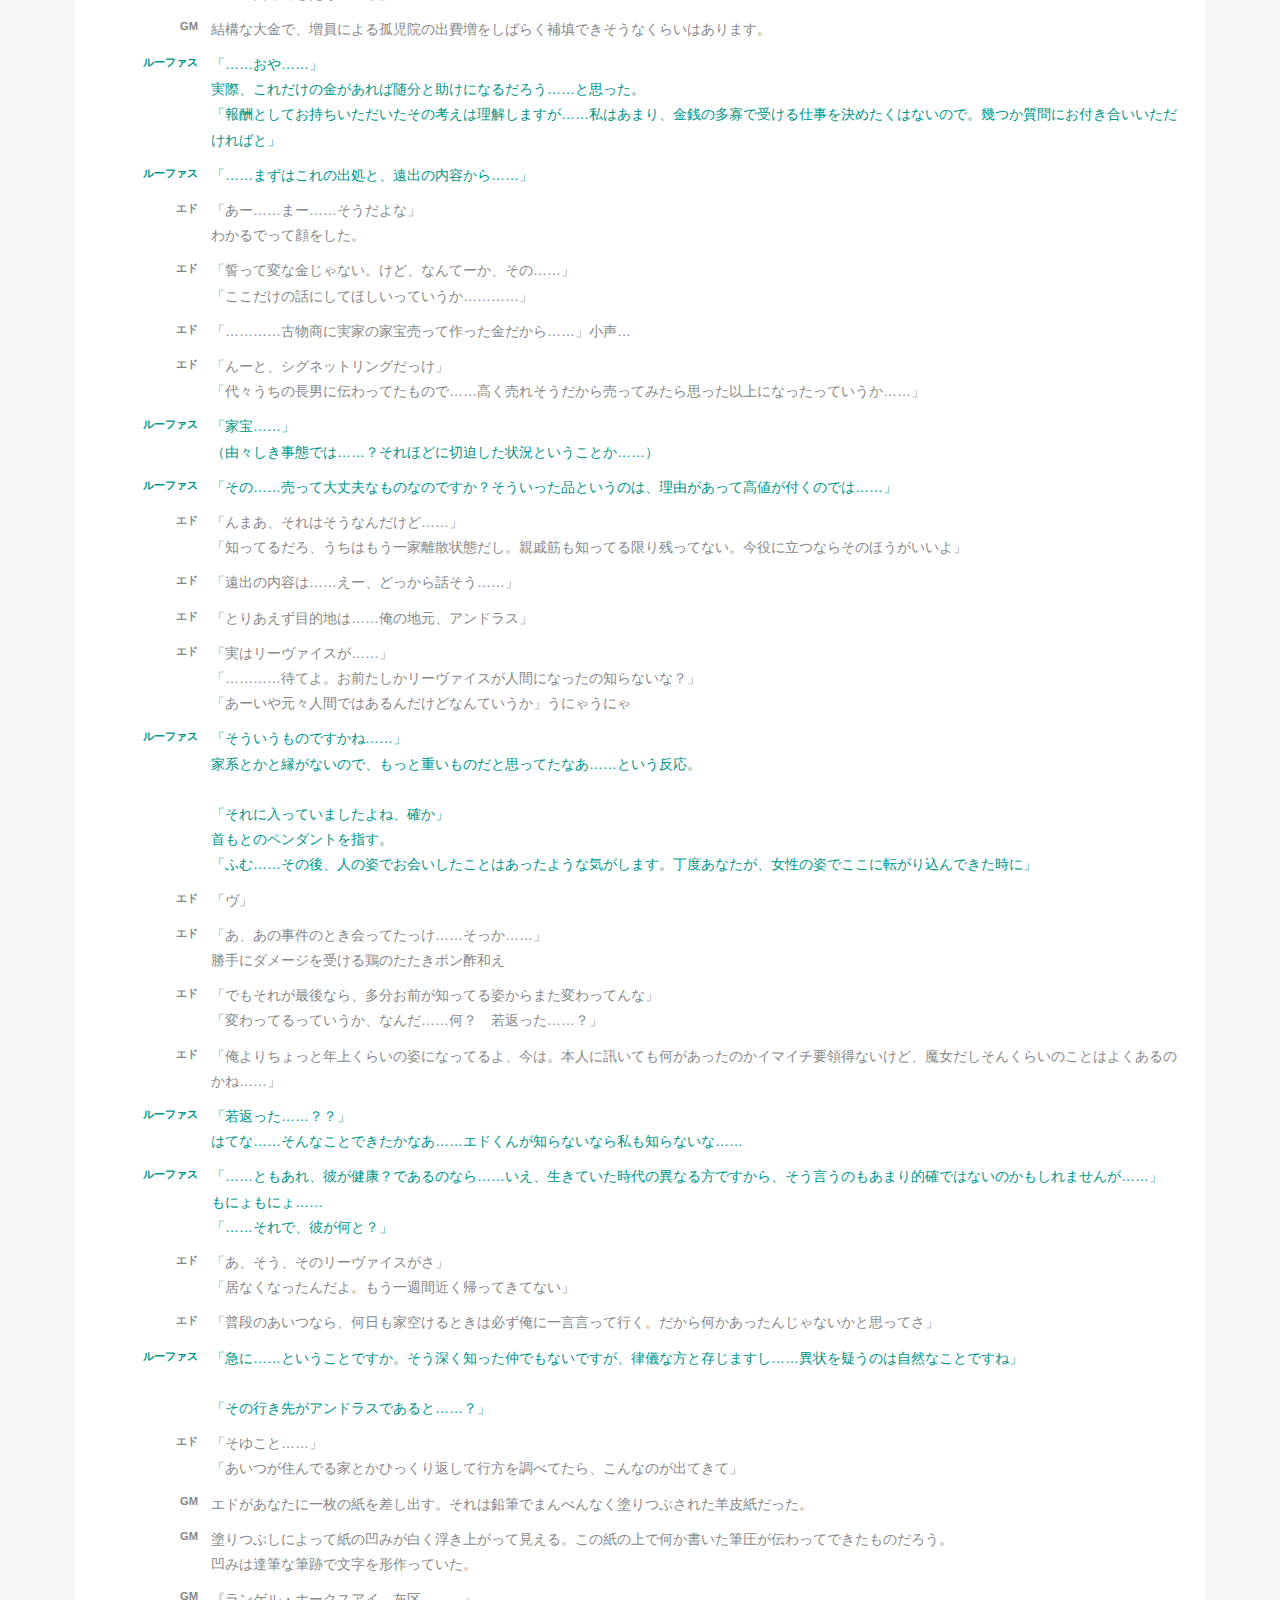
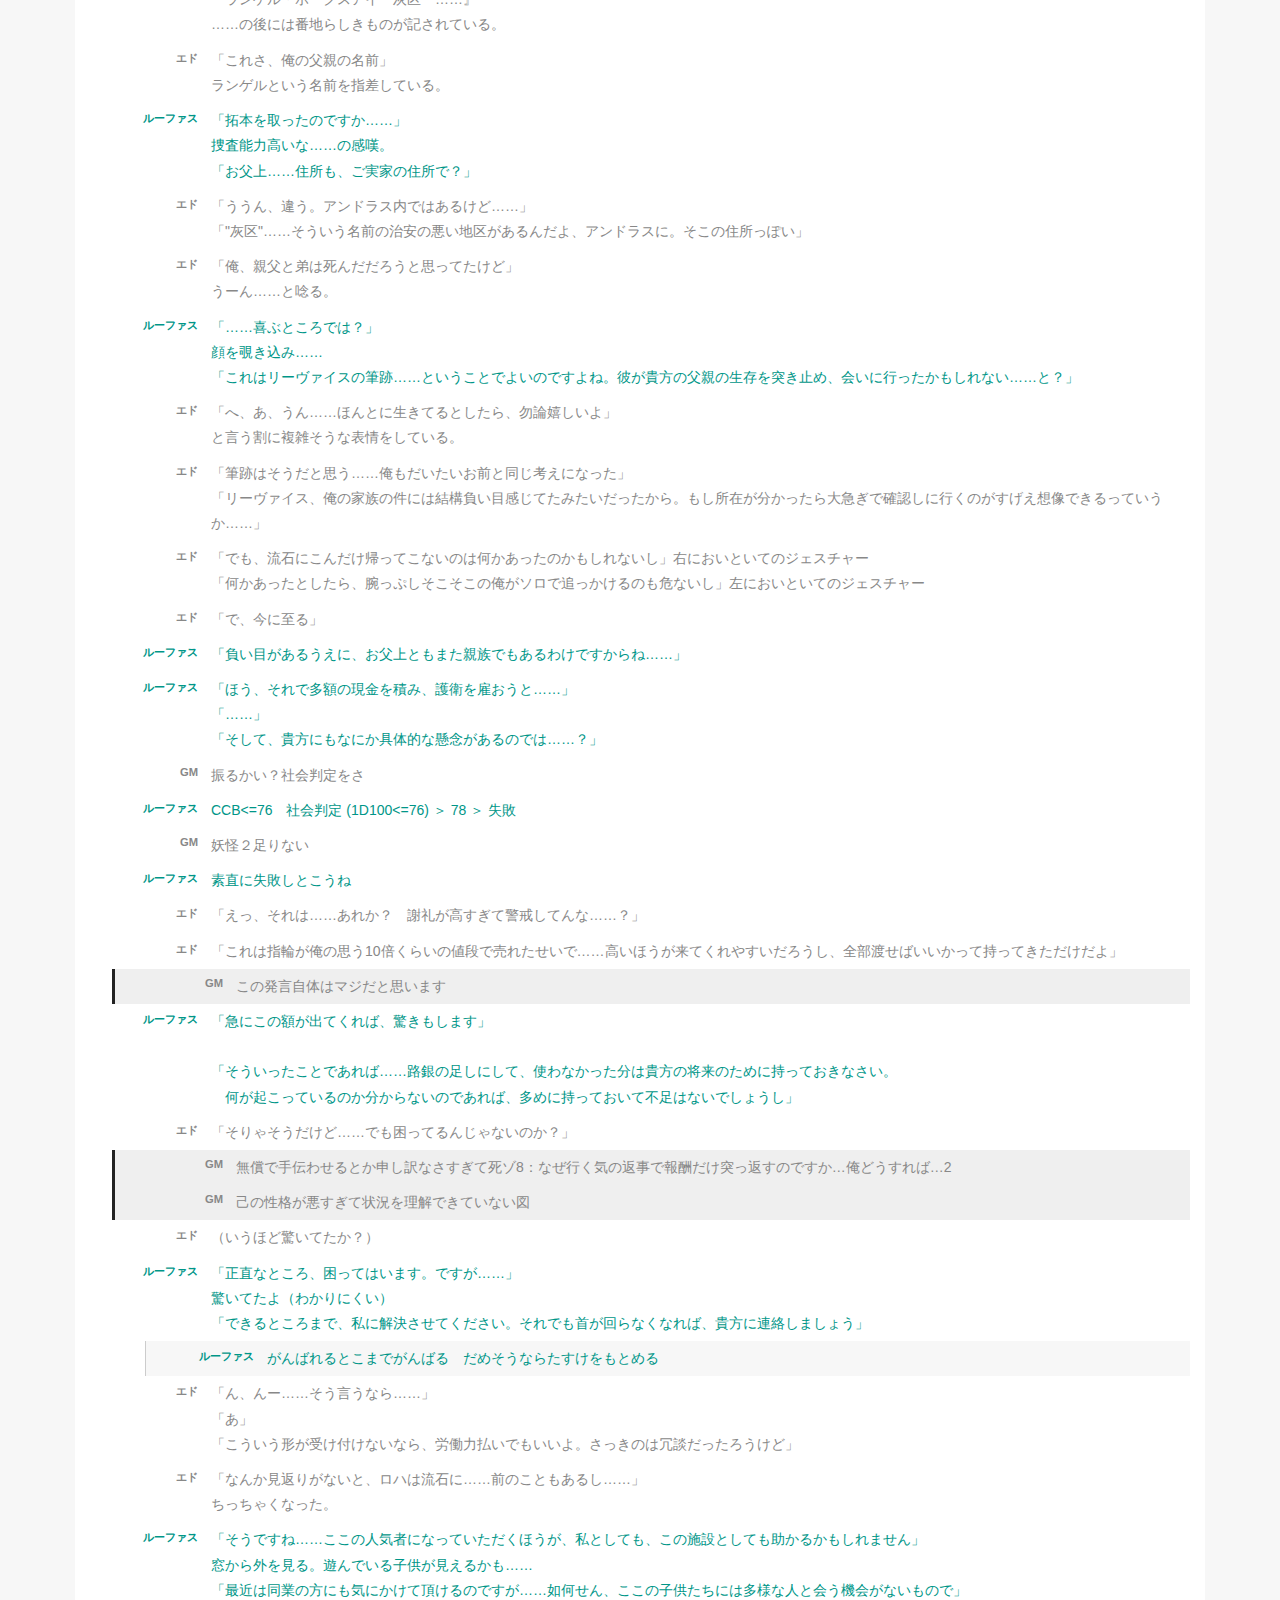
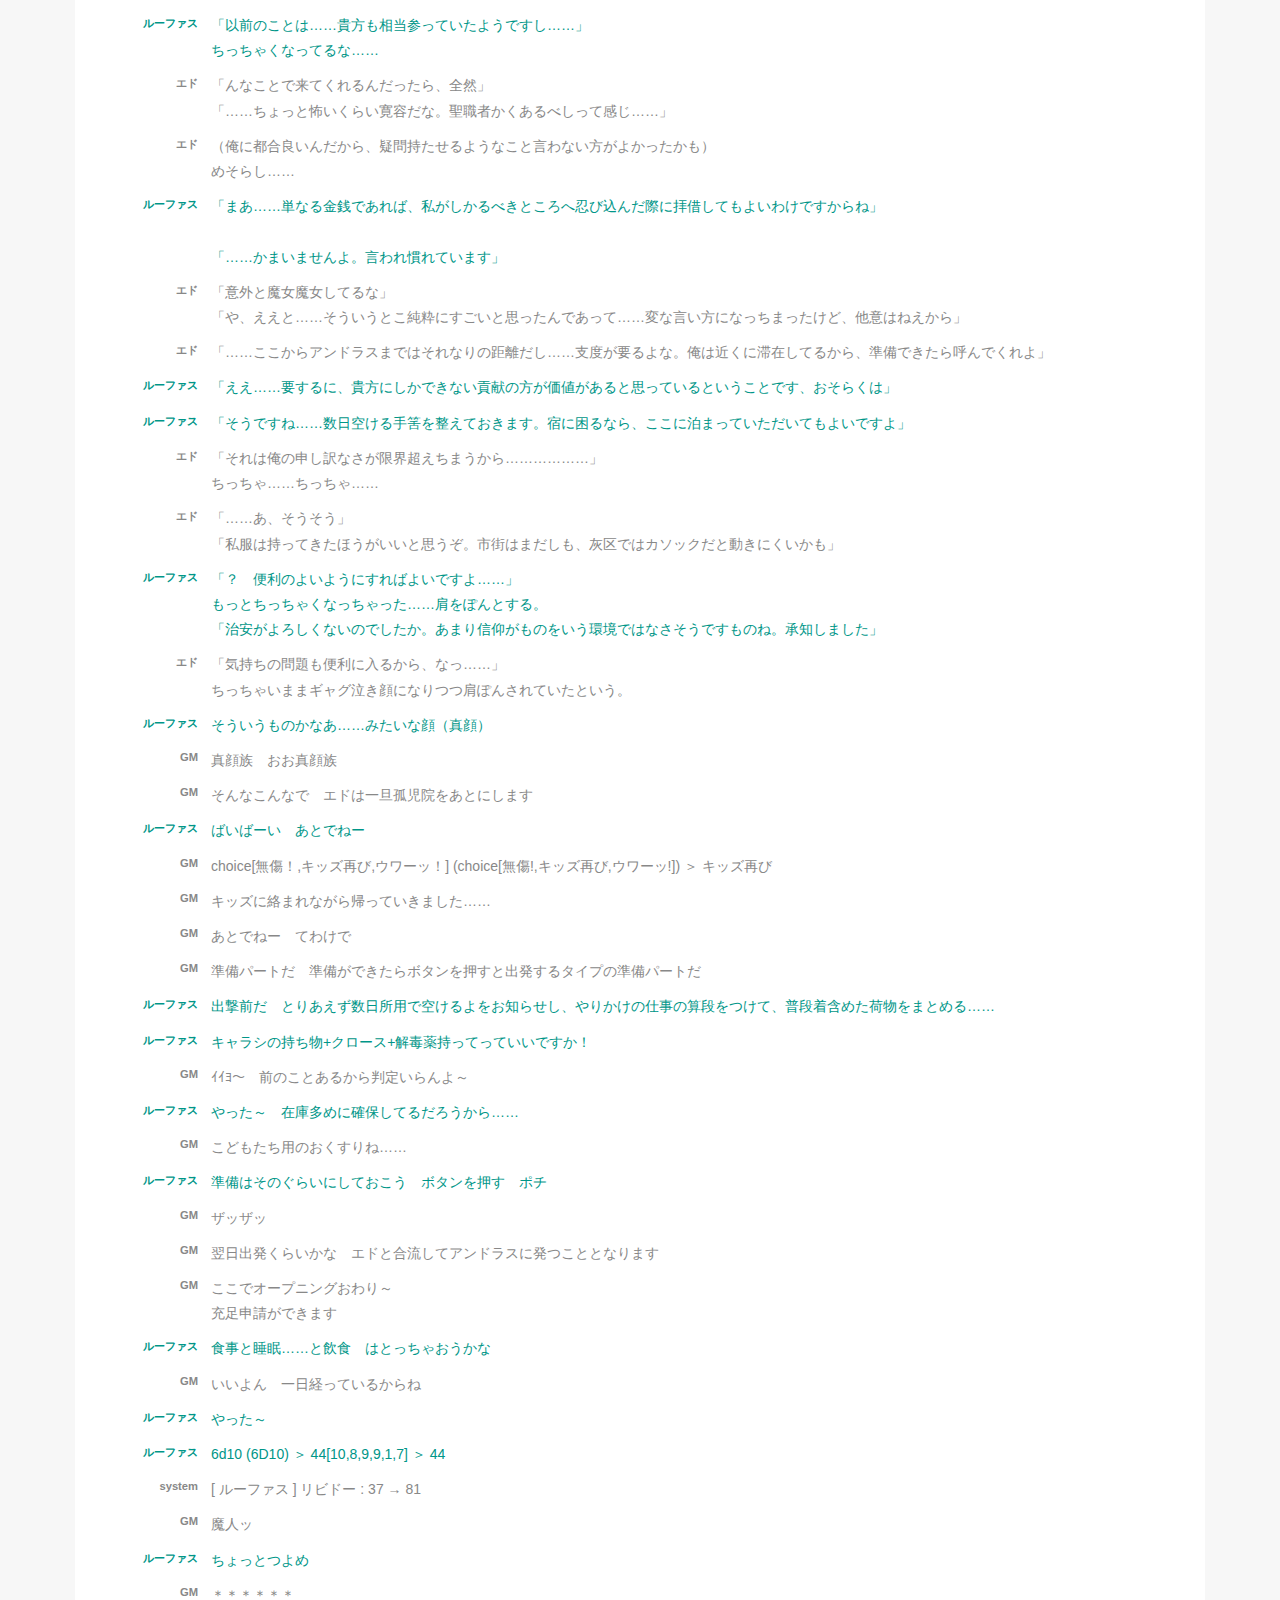
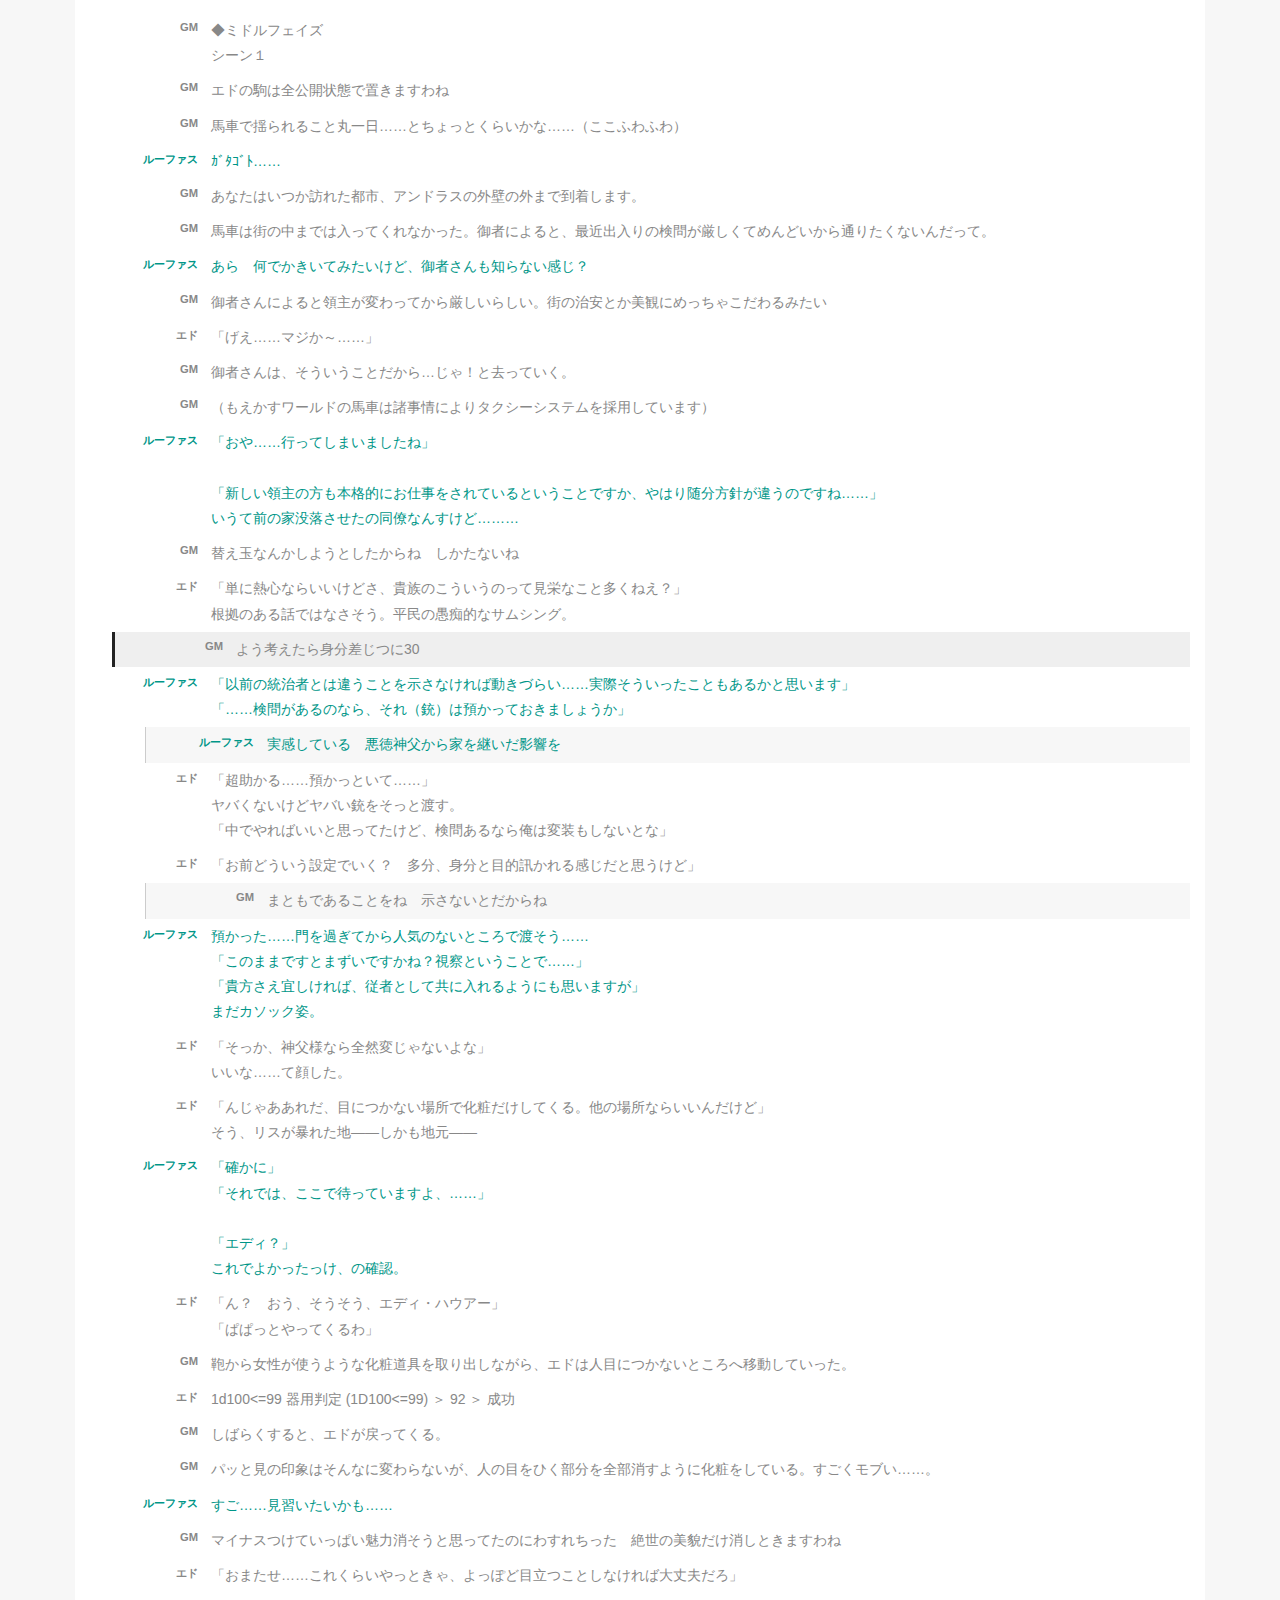
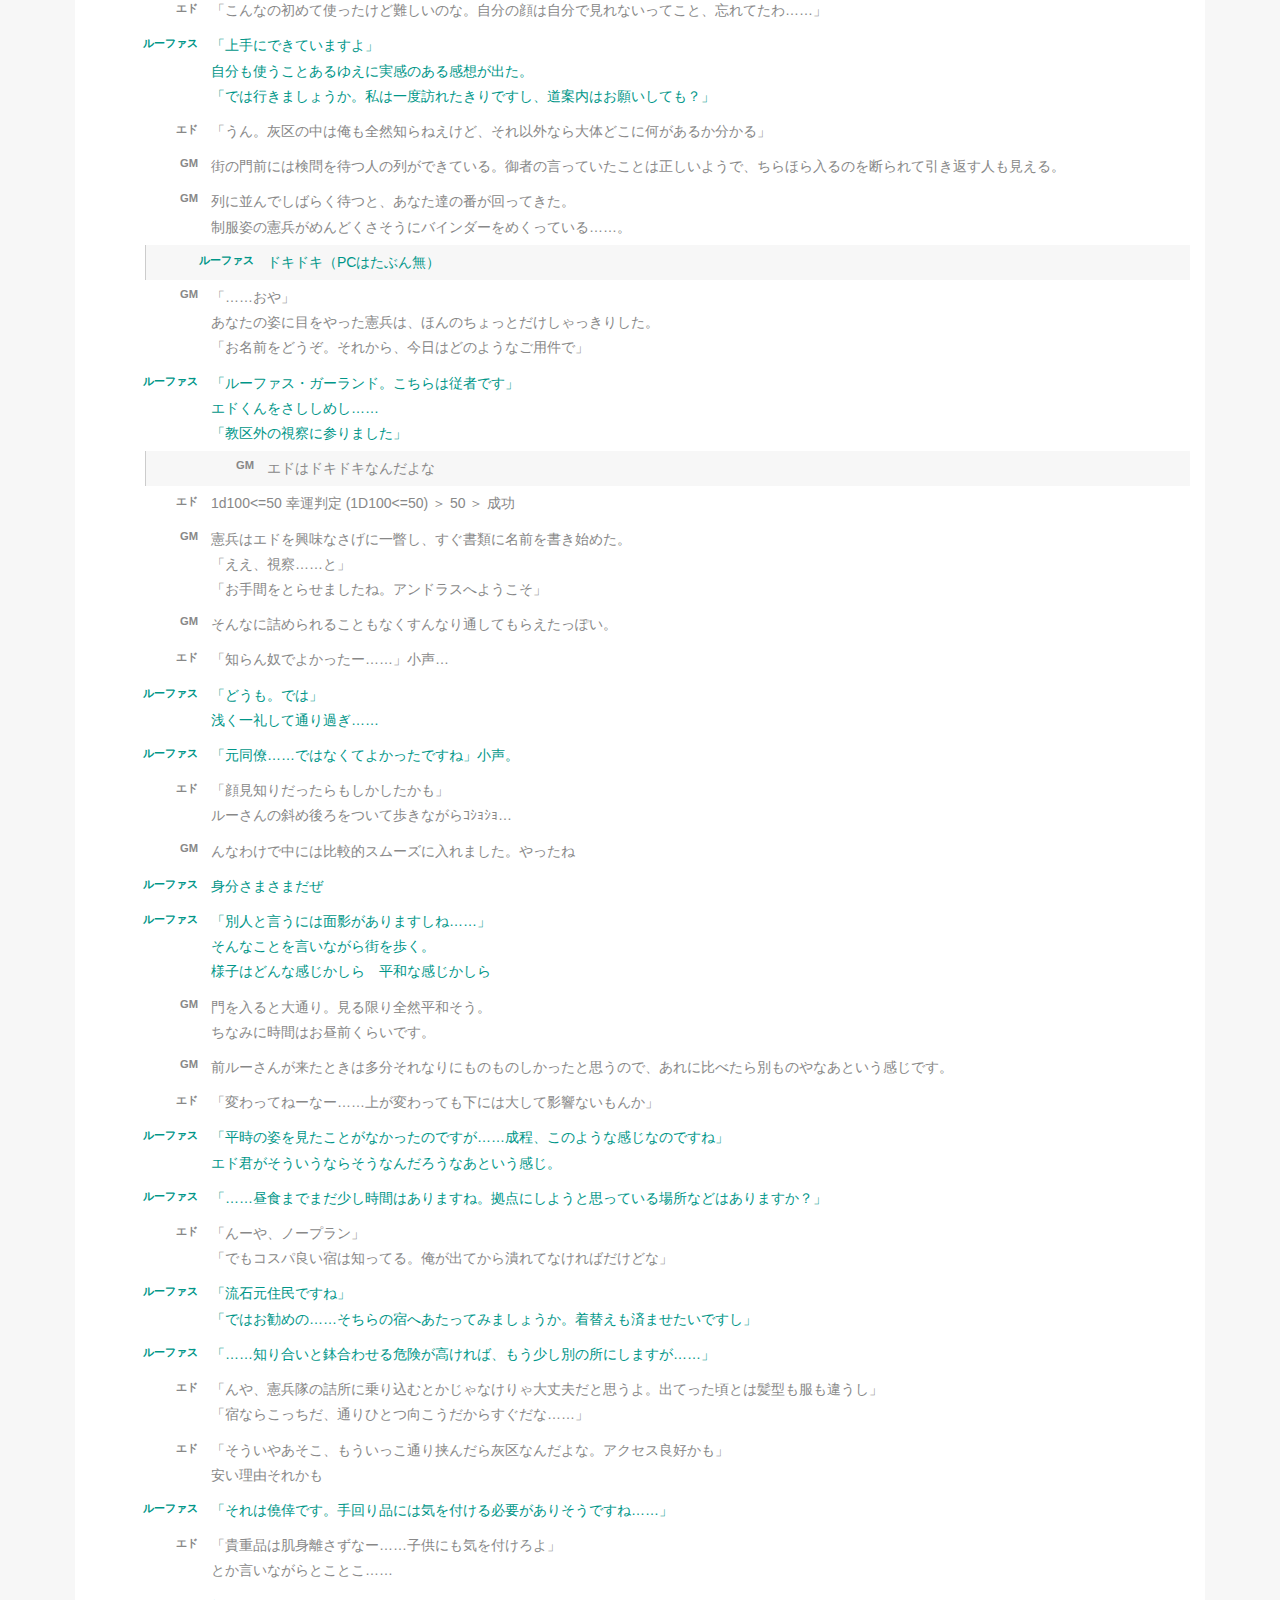
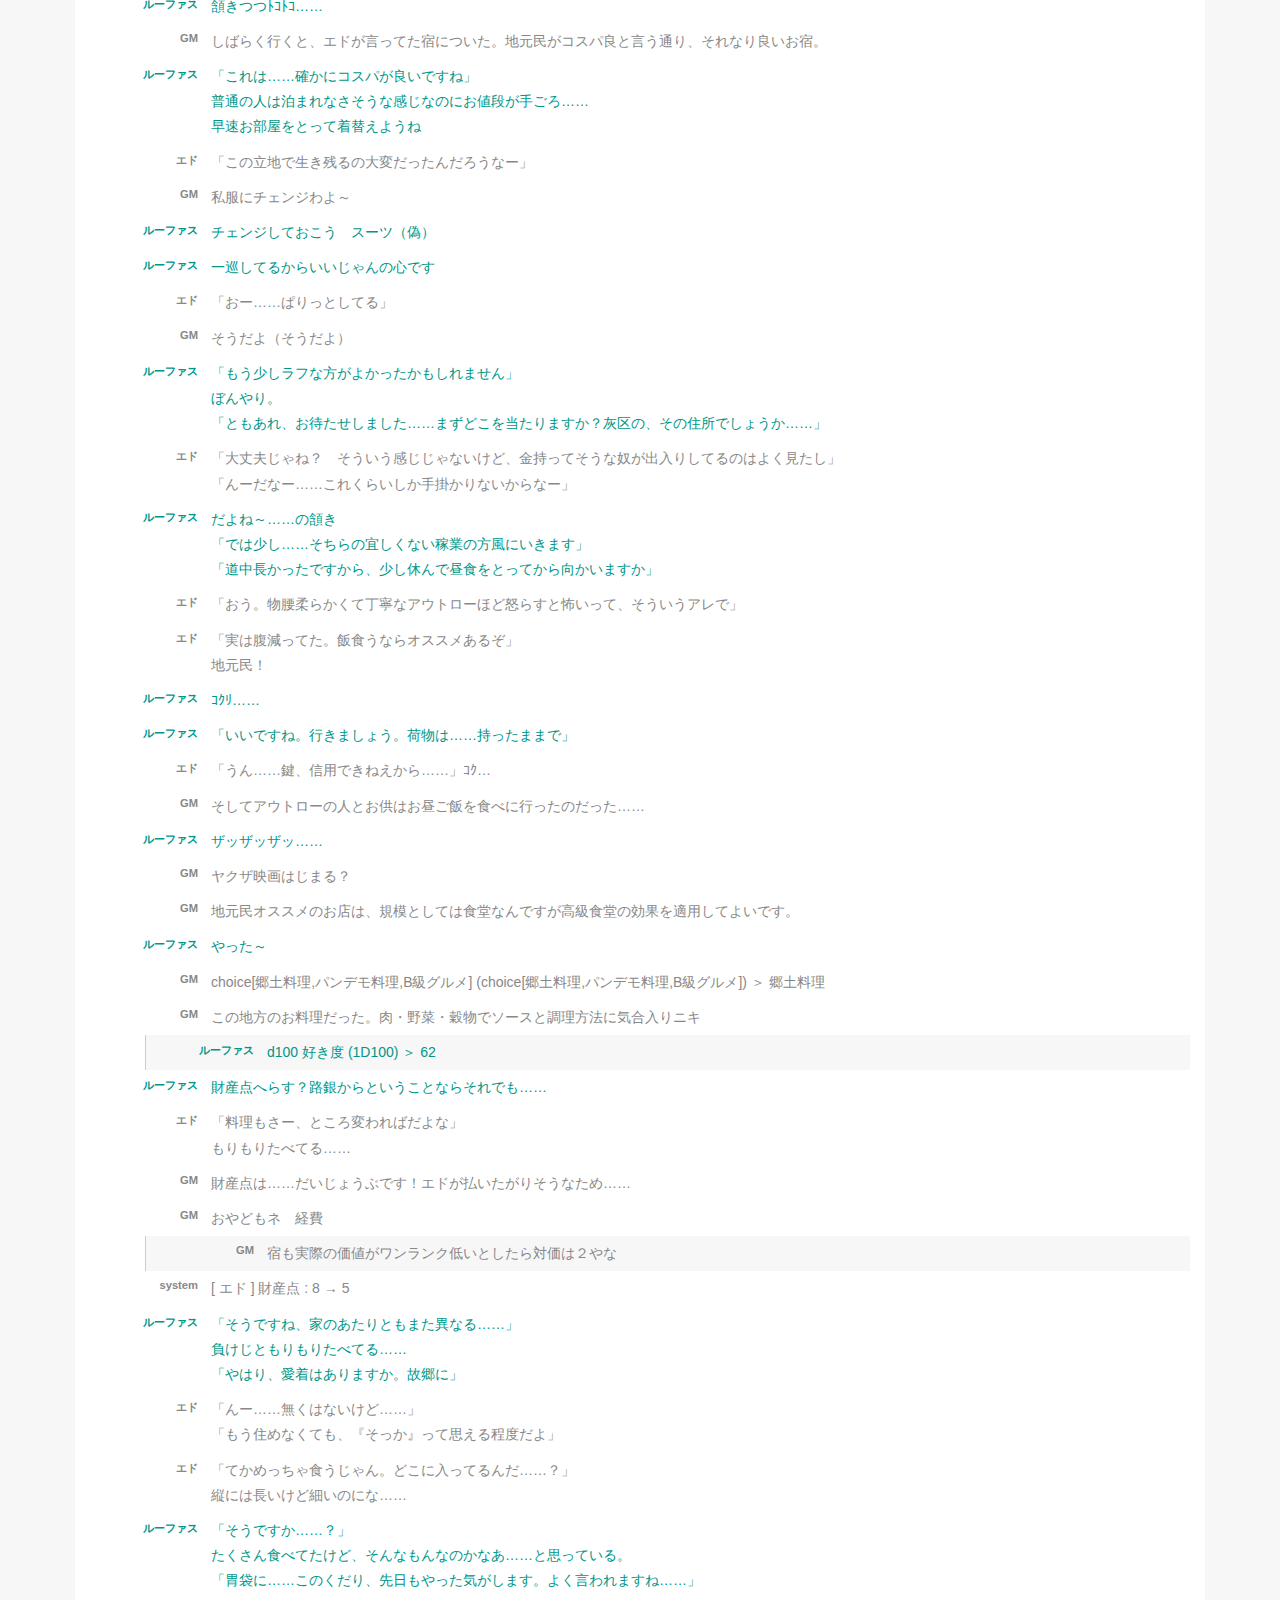
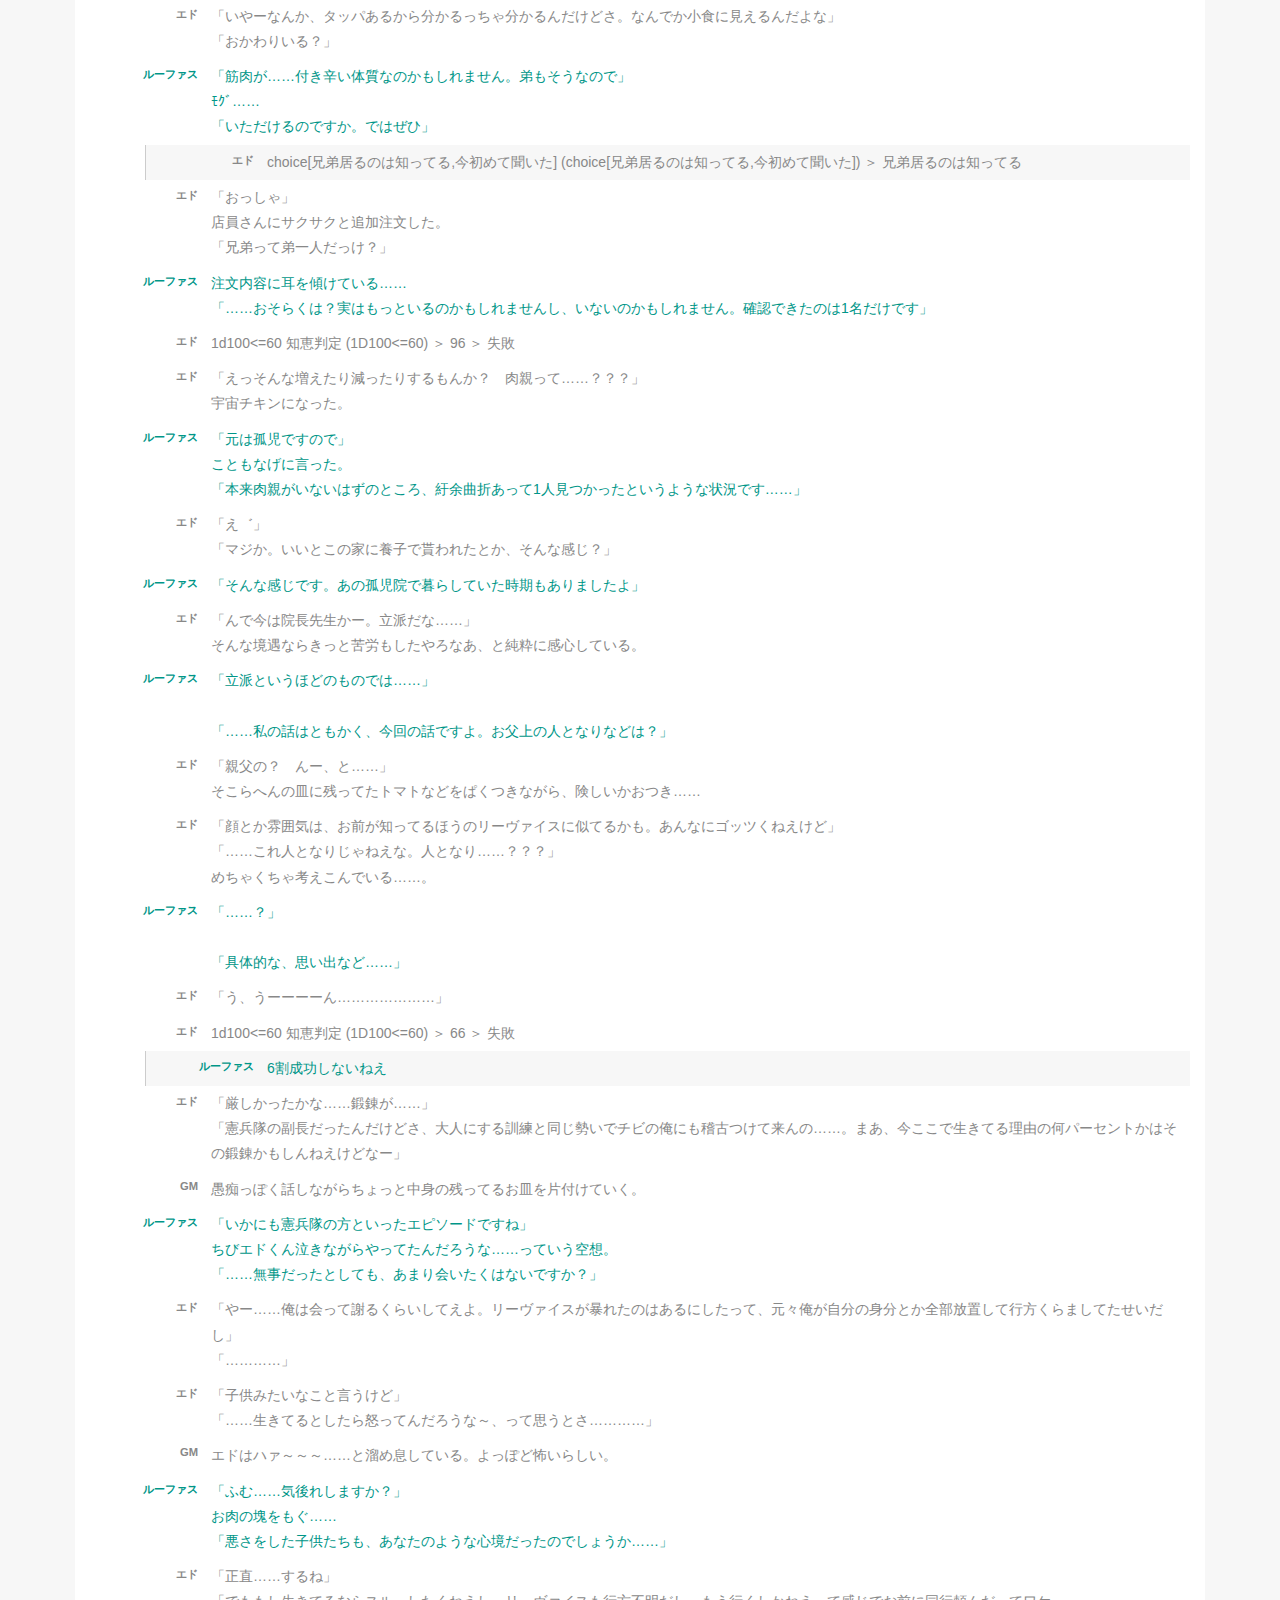
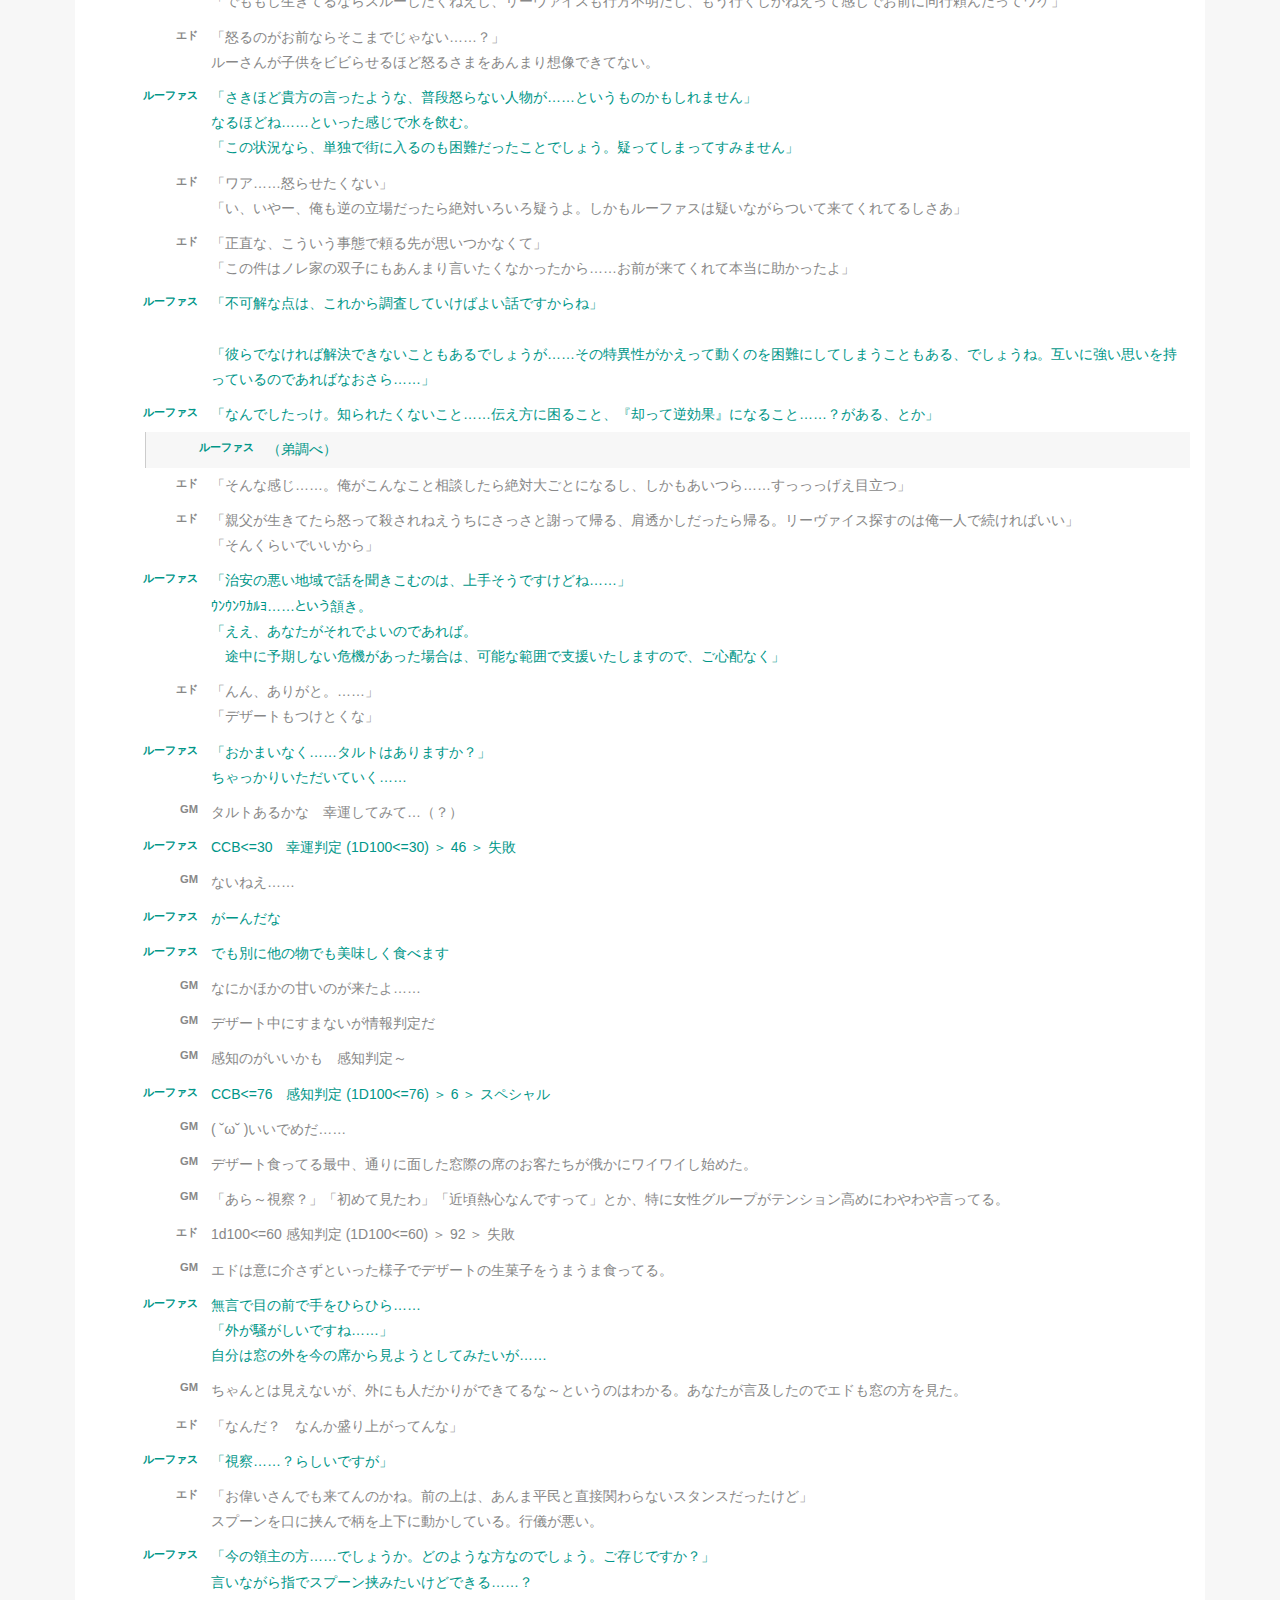
<file: haino_teaser/haino_log.html>
<!doctype html>
<html lang="ja">
<head>
	<meta charset="utf-8">
	<meta name="viewport" content="width=device-width,initial-scale=1.0,minimum-scale=1.0">
	<title>デカダンスRPG：灰の器[all]</title>
<style>
*{margin:0;padding: 0;font-size: 14px;font-family : 'メイリオ',Meiryo,Osaka,'ヒラギノ角ゴ Pro W3','Hiragino Kaku Gothic Pro','ＭＳ Ｐゴシック','MS PGothic',sans-serif;}
body{width: 100%;margin: 0;padding: 0;background-color: #f7f7f7;position: relative;}
a{color: #666666;}
a:hover{color: #CD0000;}
h1{font-size: 21px;color: #666666;margin: 0px;padding: 0px;border-bottom: 1px solid #CCCCCC;}
h2{font-size: 16px;color: #666666;margin: 5px;padding: 50px 0 0 0;border-bottom: 1px dotted #CCCCCC;}
label{transition: all 0.2s;}
#toggle{display: none;}
#label_toggle{display: block;width: 100px;text-align: center;padding: 0;border: 2px solid #CD0000;background-color: #FFFFFF;color: #CD0000;border-radius: 15px;position: fixed;top: 10px;right: 10px;z-index: 1005;}
#label_toggle:hover{background-color:#CD0000;color:#FFFFFF;}
header{display: block;width: 0px;height: 100%;position: fixed;background-color: #FFFFFF;border-left: 1px solid #CCCCCC;z-index: 2;top: 0;right: 0;overflow-y: auto;overflow-x: hidden;transition: all 0.2s;padding: 50px 0 0 0;box-sizing: border-box;}
#toggle:checked + header{width: 200px;}
header label{display: block;width: 180px;margin:0 5px;padding: 5px;border-bottom: 1px dotted #EFEFEF;}
header label input[type="checkbox"]{margin-right: 5px;}
label:hover{cursor:pointer;background-color: #EFEFEF;}
.wrapper{display: block;width: calc(100% - 30px);max-width: 1100px;padding: 30px 15px 100px 15px;margin: 0 AUTO;overflow: hidden;position: relative;background-color: #FFFFFF;}
/* ログ部分 */
dl{display: block;margin: 0;padding: 3px;box-sizing: border-box;}
dl::after{display: block;content: "";clear: both;}
dt{display: block;font-size: 0.8em;font-weight: bold;float: left;width: 100px;margin: 0;padding: 5px 5px;text-align: right;white-space: nowrap;overflow: hidden;text-overflow: ellipsis;}
dd{display: block;width: calc(100% - 120px);margin: 0;padding: 2px;float: right;line-height: 1.8em;}
.zatsudan{width: 95%;margin: 0 0 0 AUTO;background:#f7f7f7;border-left:1px solid #CCCCCC;}
.other{background-color:#fff7ef;}
.secret{width: 98%;margin: 0 0 0 AUTO;border-left:3px solid #CCCCCC;}
.group{background:#f9f9f9;border-left:1px solid #CCCCCC;}
@media (max-width:480px){
  dt{display: inline-block;float: none;width: calc(100% - 6px);margin: 0;padding: 3px 0 0 3px;text-align: left;}
  dd{display: inline-block;width: calc(100% - 6px);padding: 3px;float: none;}
}
</style>
<style>
.tab_0{background-color:#EFEFEF;border-color:#222222;}
.tab_0.selected{display: none;}
.tab_1{}
.tab_1.selected{display: none;}

</style>
</head>
<body>
<label for="toggle" id="label_toggle">表示/非表示</label>
<input type="checkbox" name="toggle" id="toggle">
<header>
<label>▽ 非表示にするタブ</label>
<label for="main"><input type="checkbox" onClick="Hide(this)" class="checkbox" id="main">メイン</label>
<label for="zatsudan"><input type="checkbox" onClick="Hide(this)" class="checkbox" id="zatsudan">雑談</label>
<label for="tab_0"><input type="checkbox" onClick="Hide(this)" class="checkbox" id="tab_0">GMコメンタリー</label><label for="tab_1"><input type="checkbox" onClick="Hide(this)" class="checkbox" id="tab_1">info</label>
</header>
<div class="wrapper">
<h1>デカダンスRPG：灰の器[all]</h1>
<h2 id="day1">デカダンスRPG：灰の器[all]</h2>
<dl style="color:#888888" class="main"><dt>GM</dt><dd>    ＊＊＊＊＊＊   </dd></dl>
<dl style="color:#009688" class="main"><dt>ルーファス</dt><dd>    にょき   </dd></dl>
<dl style="color:#888888" class="main"><dt>GM</dt><dd>    じゃあやるぞ～   </dd></dl>
<dl style="color:#888888" class="main"><dt>GM</dt><dd>    ＊＊＊＊＊＊   </dd></dl>
<dl style="color:#888888" class="main"><dt>GM</dt><dd>    -零れた灰が戻らないなら、何で満たせば良いのだろう。<br>-その塵には、しかし未だ温かさが残っている。   </dd></dl>
<dl style="color:#888888" class="main"><dt>GM</dt><dd>    デカダンスRPG シナリオ<br>灰の器   </dd></dl>
<dl style="color:#888888" class="main"><dt>GM</dt><dd>    ＊＊＊＊＊＊   </dd></dl>
<dl style="color:#888888" class="main"><dt>【シナリオ概要】</dt><dd>    プレイ時間：半テキ１～４日（全日の場合）<br>人数：タイマン<br>使用システム：デカダンスＲＰＧ<br>スタイル：シティ（戦闘なしの可能性有）   </dd></dl>
<dl style="color:#888888" class="main"><dt>【HO】</dt><dd>    先日のオーバーワークを乗り切って幾ばくかの時が過ぎた。<br>増えた子供の一部を別の孤児院へ移し、事務処理の類も落ち着いた。タスク量はようやく平常運転……直属の黒山羊から仕事が降ってこない分、いつもより暇であすらある。<br>しかし経済面はすぐに対応もできない。あなたもあれこれと運営費の工面を行っているが、状況が持ち直すにはもう少し掛かりそうだ。<br><br>知り合いの魔女が落ち着かない様子で孤児院の門戸を叩いたのは、そんな折であった。<br>「遠出に付き合ってくれないか。……謝礼は用意してきたよ、困ってるだろ」   </dd></dl>
<dl style="color:#888888" class="main"><dt>【ハウスルール①】</dt><dd>    ◆クリティカル・ファンブル<br>1-5⇒クリティカル　96-100⇒ファンブル<br>クリティカルは確定成功、ファンブルは確定失敗となる。ただし目標値が足りている場合はファンブルでも通常成功扱い。<br>クリティカルなら判定者の有利に、ファンブルなら判定者の不利に結果を変化させる。内容はGM裁定で、通常成功・失敗として扱うこともある。<br><br>◆経験点の使用制限<br>経験点での振り直しに下記の回数制限を設ける。<br>使用者自身の判定⇒3回まで<br>使用者以外の判定⇒2回まで   </dd></dl>
<dl style="color:#888888" class="main"><dt>【ハウスルール②】</dt><dd>    ◆NPCについて<br>・魔女PCとして稼働経験のあるNPC<br>PC同様各種リソースを持つが、経験点は持たない。使用については、使って！という指示がPC/PLいずれかからあればOK。<br><br>・PC稼働経験のないNPC<br>正気点と耐久点以外の点/リソース類はシステム上持たない。能力値とリソースの開示に1度だけ＜情報判定＞が必要。<br>※一部NPCのみ経験点を10点持つ。使う方法はPC稼働済NPCのボーナス点と同様   </dd></dl>
<dl style="color:#888888" class="main"><dt>【ハウスルール③】</dt><dd>    ◆イニシアチブ同値の処理<br>ラウンド1のイニシアチブフェイズにD100を振り、そのバトル中は出目が高いほうから行動する。<br><br>◆回避ルール<br>攻撃側の命中判定に対し、回避側は機敏判定をふり、目標値-出目どうしを比べて大きい方が勝利する。<br>ただし、回避は1ラウンドに2回までしかできない。（相手の命中判定を見てから回避宣言してOK）<br>庇った攻撃に回避は振れない。   </dd></dl>
<dl style="color:#888888" class="main"><dt>【戦闘ルールの注意点】</dt><dd>    ◆耐久点と痛打の仕様<br>試験的に公式仕様でやってみます。<br>耐久点⇒攻撃側の攻撃力ー被弾側の防御力が１以上のとき、１減少する<br>痛打⇒攻撃側の攻撃力ー被弾側の防御力の差に応じてショックが発生する   </dd></dl>
<dl style="color:#888888" class="main"><dt>GM</dt><dd>    ＊＊＊＊＊＊   </dd></dl>
<dl style="color:#888888" class="main"><dt>GM</dt><dd>    ◆オープニングフェイズ   </dd></dl>
<dl style="color:#888888" class="main"><dt>GM</dt><dd>    HOの通り、ルーさんがSignの件から久々に通常運転へ戻ったころのことです。   </dd></dl>
<dl style="color:#888888" class="main"><dt>GM</dt><dd>    朝ごはんたべてふいーとなっている時間帯に、シスターさんがルーさんを呼びに部屋までやってきました。   </dd></dl>
<dl style="color:#888888" class="main"><dt>GM</dt><dd>    お客さんがきてますよ～とのこと。   </dd></dl>
<dl style="color:#009688" class="main"><dt>ルーファス</dt><dd>    「来客ですか？ふむ……」<br>あの家燃えたし、今度はめんどくさい客じゃないだろうな……と思いつつ、どちらにおられますか……と訊きつつ、でようね   </dd></dl>
<dl style="color:#888888" class="main"><dt>GM</dt><dd>    出ていくと、客というのはあなたの知っている人物だった。<br>何度か厄介事に巻き込まれたり一緒に仕事をしたことがある、嫉妬の魔女のエドウィンだ。いつも通りラフなシャツの上からインバネスコートを羽織っている。   </dd></dl>
<dl style="color:#888888" class="main"><dt>GM</dt><dd>    エドはあなたをみとめると手を振った。愛想よくはしているがどことなく落ち着かない様子なのが分かるだろう。   </dd></dl>
<dl style="color:#009688" class="main"><dt>ルーファス</dt><dd>    胸ぐらいの位置で手を振り返す……   </dd></dl>
<dl style="color:#888888" class="main"><dt>エド</dt><dd>    「久しぶり。急に悪いな」   </dd></dl>
<dl style="color:#888888" class="main"><dt>エド</dt><dd>    「ちょっと話があって来たんだけどさ、中入ってもいいか……？」   </dd></dl>
<dl style="color:#009688" class="main"><dt>ルーファス</dt><dd>    「お久しぶりですね。ええ、かまいませんよ」<br>門を開け、手で中へ誘導する。<br>「私の部屋でよろしいですか？」   </dd></dl>
<dl style="color:#888888" class="main"><dt>GM</dt><dd>    エドはうんうん、と頷いて、遠慮がちに中へ入った。   </dd></dl>
<dl style="color:#888888" class="main"><dt>GM</dt><dd>    choice[無傷！,ちょっと絡まれた,ウワーッ！] (choice[無傷!,ちょっと絡まれた,ウワーッ!]) ＞ ちょっと絡まれた  </dd></dl>
<dl style="color:#888888" class="main"><dt>GM</dt><dd>    道中、エドは遊んでいる子供たちに若干絡まれていた。おにいさん誰～って纏わりつかれている。   </dd></dl>
<dl style="color:#888888" class="main"><dt>エド</dt><dd>    「わーなになに、朝から元気だな……先生の友達だよ！」<br>歩行妨害するキッズをうまくどかしたり相手したりしている。慣れてる様子だ。   </dd></dl>
<dl style="color:#888888" class="main"><dt>エド</dt><dd>    「なんか……子供増えてね……？　まあ、俺が最後に見たのって相当前だけど」   </dd></dl>
<dl style="color:#009688" class="main"><dt>ルーファス</dt><dd>    「お上手ですね。もし貴方が職にあぶれていらっしゃるようでしたら、就職を斡旋したのですが……」<br>分かりにくい冗談を飛ばしながら敷地を歩く。<br>「ああ……実は、先日まとまった人数を保護しまして。他の孤児院にも分担していただきましたが、今は過去一番の規模ですね」   </dd></dl>
<dl style="color:#888888" class="main"><dt>エド</dt><dd>    「絵で食えなくなったら考えるわ……」<br>歩く先に飛び出してきたちびちゃんを抱え上げて脇に着地させながら。   </dd></dl>
<dl style="color:#888888" class="main"><dt>エド</dt><dd>    「……あん？　あーなるほど、それで……ってワケ……」   </dd></dl>
<dl style="color:#888888" class="main"><dt>エド</dt><dd>    なにやら納得した様子で頷く。<br>「久しぶりに来て急にコレって、正直気が引けたんだけど……なら、やっぱ悪い話じゃないかも」   </dd></dl>
<dl style="color:#009688" class="main"><dt>ルーファス</dt><dd>    「ええ、保険としてお持ちください」<br>ひとり納得をじ……と眺める。<br>「いつ頃か、こうして貴方が突然訪ねてきたこともありましたね。何やら、今回もご事情がある様子で」   </dd></dl>
<dl style="color:#888888" class="main"><dt>エド</dt><dd>    「ま……まあなー……」<br>にがわらい……めそらし……   </dd></dl>
<dl style="color:#888888" class="main"><dt>エド</dt><dd>    「厄介事ばっか持ち込む奴ですまん、ほんと。でも今回はお前にも得がある……と思うから、多分、きっと！」   </dd></dl>
<dl style="color:#888888" class="main"><dt>GM</dt><dd>    そんなこと言ってるうちにルーさんのお部屋につきました。   </dd></dl>
<dl style="color:#009688" class="zatsudan"><dt>ルーファス</dt><dd>    choice[部屋きれいだよ, もう覆われてるよ] (choice[部屋きれいだよ,もう覆われてるよ]) ＞ 部屋きれいだよ  </dd></dl>
<dl style="color:#888888" class="zatsudan"><dt>GM</dt><dd>    前回の反省から掃除を？   </dd></dl>
<dl style="color:#009688" class="main"><dt>ルーファス</dt><dd>    「厄介事……というよりは、またご自分を粗末に扱っていないかが気がかりなのですが……」   </dd></dl>
<dl style="color:#009688" class="main"><dt>ルーファス</dt><dd>    ｶﾞﾁｬ……先日整頓をしたばかりなので客人が座る場所はある。<br>中に招いて鍵をかけ……<br>「どうぞ」   </dd></dl>
<dl style="color:#009688" class="zatsudan"><dt>ルーファス</dt><dd>    そうかも　ふんしつこわいからね   </dd></dl>
<dl style="color:#888888" class="main"><dt>エド</dt><dd>    「助かる……」<br>「あれ、部屋掃除した？」   </dd></dl>
<dl style="color:#009688" class="main"><dt>ルーファス</dt><dd>    「少し……先日子供にものを持ち出されることがありましたので……」   </dd></dl>
<dl style="color:#888888" class="main"><dt>エド</dt><dd>    「え……鍵あるのに？」<br>「でも、あるよなあ子供って。大人が考えもしない方法でとんでもない場所まで入ってくる」   </dd></dl>
<dl style="color:#888888" class="main"><dt>エド</dt><dd>    「ああ、でな。話ってのが……」   </dd></dl>
<dl style="color:#009688" class="main"><dt>ルーファス</dt><dd>    ほんとにね……（魔女のことは言わないでおこう……）と頷きつつ、聞く姿勢……   </dd></dl>
<dl style="color:#888888" class="main"><dt>GM</dt><dd>    ごそごそ……エドはおもむろに懐から重そうな袋を取り出す。机の上にドチャッと置いて口を緩めると、中からはマモン金貨が覗いた。   </dd></dl>
<dl style="color:#888888" class="main"><dt>エド</dt><dd>    「ちょっと遠出に付き合って欲しいんだ。報酬は先払いで、これ」<br>「……困ってるだろ？　今」   </dd></dl>
<dl style="color:#888888" class="main"><dt>GM</dt><dd>    結構な大金で、増員による孤児院の出費増をしばらく補填できそうなくらいはあります。   </dd></dl>
<dl style="color:#009688" class="main"><dt>ルーファス</dt><dd>    「……おや……」<br>実際、これだけの金があれば随分と助けになるだろう……と思った。<br>「報酬としてお持ちいただいたその考えは理解しますが……私はあまり、金銭の多寡で受ける仕事を決めたくはないので。幾つか質問にお付き合いいただければと」   </dd></dl>
<dl style="color:#009688" class="main"><dt>ルーファス</dt><dd>    「……まずはこれの出処と、遠出の内容から……」   </dd></dl>
<dl style="color:#888888" class="main"><dt>エド</dt><dd>    「あー……まー……そうだよな」<br>わかるでって顔をした。   </dd></dl>
<dl style="color:#888888" class="main"><dt>エド</dt><dd>    「誓って変な金じゃない。けど、なんてーか、その……」<br>「ここだけの話にしてほしいっていうか…………」   </dd></dl>
<dl style="color:#888888" class="main"><dt>エド</dt><dd>    「…………古物商に実家の家宝売って作った金だから……」小声…   </dd></dl>
<dl style="color:#888888" class="main"><dt>エド</dt><dd>    「んーと、シグネットリングだっけ」<br>「代々うちの長男に伝わってたもので……高く売れそうだから売ってみたら思った以上になったっていうか……」   </dd></dl>
<dl style="color:#009688" class="main"><dt>ルーファス</dt><dd>    「家宝……」<br>（由々しき事態では……？それほどに切迫した状況ということか……）   </dd></dl>
<dl style="color:#009688" class="main"><dt>ルーファス</dt><dd>    「その……売って大丈夫なものなのですか？そういった品というのは、理由があって高値が付くのでは……」   </dd></dl>
<dl style="color:#888888" class="main"><dt>エド</dt><dd>    「んまあ、それはそうなんだけど……」<br>「知ってるだろ、うちはもう一家離散状態だし。親戚筋も知ってる限り残ってない。今役に立つならそのほうがいいよ」   </dd></dl>
<dl style="color:#888888" class="main"><dt>エド</dt><dd>    「遠出の内容は……えー、どっから話そう……」   </dd></dl>
<dl style="color:#888888" class="main"><dt>エド</dt><dd>    「とりあえず目的地は……俺の地元、アンドラス」   </dd></dl>
<dl style="color:#888888" class="main"><dt>エド</dt><dd>    「実はリーヴァイスが……」<br>「…………待てよ。お前たしかリーヴァイスが人間になったの知らないな？」<br>「あーいや元々人間ではあるんだけどなんていうか」うにゃうにゃ   </dd></dl>
<dl style="color:#009688" class="main"><dt>ルーファス</dt><dd>    「そういうものですかね……」<br>家系とかと縁がないので、もっと重いものだと思ってたなあ……という反応。<br><br>「それに入っていましたよね、確か」<br>首もとのペンダントを指す。<br>「ふむ……その後、人の姿でお会いしたことはあったような気がします。丁度あなたが、女性の姿でここに転がり込んできた時に」   </dd></dl>
<dl style="color:#888888" class="main"><dt>エド</dt><dd>    「ヴ」   </dd></dl>
<dl style="color:#888888" class="main"><dt>エド</dt><dd>    「あ、あの事件のとき会ってたっけ……そっか……」<br>勝手にダメージを受ける鶏のたたきポン酢和え   </dd></dl>
<dl style="color:#888888" class="main"><dt>エド</dt><dd>    「でもそれが最後なら、多分お前が知ってる姿からまた変わってんな」<br>「変わってるっていうか、なんだ……何？　若返った……？」   </dd></dl>
<dl style="color:#888888" class="main"><dt>エド</dt><dd>    「俺よりちょっと年上くらいの姿になってるよ、今は。本人に訊いても何があったのかイマイチ要領得ないけど、魔女だしそんくらいのことはよくあるのかね……」   </dd></dl>
<dl style="color:#009688" class="main"><dt>ルーファス</dt><dd>    「若返った……？？」<br>はてな……そんなことできたかなあ……エドくんが知らないなら私も知らないな……   </dd></dl>
<dl style="color:#009688" class="main"><dt>ルーファス</dt><dd>    「……ともあれ、彼が健康？であるのなら……いえ、生きていた時代の異なる方ですから、そう言うのもあまり的確ではないのかもしれませんが……」<br>もにょもにょ……<br>「……それで、彼が何と？」   </dd></dl>
<dl style="color:#888888" class="main"><dt>エド</dt><dd>    「あ、そう、そのリーヴァイスがさ」<br>「居なくなったんだよ。もう一週間近く帰ってきてない」   </dd></dl>
<dl style="color:#888888" class="main"><dt>エド</dt><dd>    「普段のあいつなら、何日も家空けるときは必ず俺に一言言って行く。だから何かあったんじゃないかと思ってさ」   </dd></dl>
<dl style="color:#009688" class="main"><dt>ルーファス</dt><dd>    「急に……ということですか。そう深く知った仲でもないですが、律儀な方と存じますし……異状を疑うのは自然なことですね」<br><br>「その行き先がアンドラスであると……？」   </dd></dl>
<dl style="color:#888888" class="main"><dt>エド</dt><dd>    「そゆこと……」<br>「あいつが住んでる家とかひっくり返して行方を調べてたら、こんなのが出てきて」   </dd></dl>
<dl style="color:#888888" class="main"><dt>GM</dt><dd>    エドがあなたに一枚の紙を差し出す。それは鉛筆でまんべんなく塗りつぶされた羊皮紙だった。   </dd></dl>
<dl style="color:#888888" class="main"><dt>GM</dt><dd>    塗りつぶしによって紙の凹みが白く浮き上がって見える。この紙の上で何か書いた筆圧が伝わってできたものだろう。<br>凹みは達筆な筆跡で文字を形作っていた。   </dd></dl>
<dl style="color:#888888" class="main"><dt>GM</dt><dd>    『ランゲル・ホークスアイ　灰区　……』<br>……の後には番地らしきものが記されている。   </dd></dl>
<dl style="color:#888888" class="main"><dt>エド</dt><dd>    「これさ、俺の父親の名前」<br>ランゲルという名前を指差している。   </dd></dl>
<dl style="color:#009688" class="main"><dt>ルーファス</dt><dd>    「拓本を取ったのですか……」<br>捜査能力高いな……の感嘆。<br>「お父上……住所も、ご実家の住所で？」   </dd></dl>
<dl style="color:#888888" class="main"><dt>エド</dt><dd>    「ううん、違う。アンドラス内ではあるけど……」<br>「"灰区"……そういう名前の治安の悪い地区があるんだよ、アンドラスに。そこの住所っぽい」   </dd></dl>
<dl style="color:#888888" class="main"><dt>エド</dt><dd>    「俺、親父と弟は死んだだろうと思ってたけど」<br>うーん……と唸る。   </dd></dl>
<dl style="color:#009688" class="main"><dt>ルーファス</dt><dd>    「……喜ぶところでは？」<br>顔を覗き込み……<br>「これはリーヴァイスの筆跡……ということでよいのですよね。彼が貴方の父親の生存を突き止め、会いに行ったかもしれない……と？」   </dd></dl>
<dl style="color:#888888" class="main"><dt>エド</dt><dd>    「へ、あ、うん……ほんとに生きてるとしたら、勿論嬉しいよ」<br>と言う割に複雑そうな表情をしている。   </dd></dl>
<dl style="color:#888888" class="main"><dt>エド</dt><dd>    「筆跡はそうだと思う……俺もだいたいお前と同じ考えになった」<br>「リーヴァイス、俺の家族の件には結構負い目感じてたみたいだったから。もし所在が分かったら大急ぎで確認しに行くのがすげえ想像できるっていうか……」   </dd></dl>
<dl style="color:#888888" class="main"><dt>エド</dt><dd>    「でも、流石にこんだけ帰ってこないのは何かあったのかもしれないし」右においといてのジェスチャー<br>「何かあったとしたら、腕っぷしそこそこの俺がソロで追っかけるのも危ないし」左においといてのジェスチャー   </dd></dl>
<dl style="color:#888888" class="main"><dt>エド</dt><dd>    「で、今に至る」   </dd></dl>
<dl style="color:#009688" class="main"><dt>ルーファス</dt><dd>    「負い目があるうえに、お父上ともまた親族でもあるわけですからね……」   </dd></dl>
<dl style="color:#009688" class="main"><dt>ルーファス</dt><dd>    「ほう、それで多額の現金を積み、護衛を雇おうと……」<br>「……」<br>「そして、貴方にもなにか具体的な懸念があるのでは……？」   </dd></dl>
<dl style="color:#888888" class="main"><dt>GM</dt><dd>    振るかい？社会判定をさ   </dd></dl>
<dl style="color:#009688" class="main"><dt>ルーファス</dt><dd>    CCB&lt;=76　社会判定 (1D100&lt;=76) ＞ 78 ＞ 失敗  </dd></dl>
<dl style="color:#888888" class="main"><dt>GM</dt><dd>    妖怪２足りない   </dd></dl>
<dl style="color:#009688" class="main"><dt>ルーファス</dt><dd>    素直に失敗しとこうね   </dd></dl>
<dl style="color:#888888" class="main"><dt>エド</dt><dd>    「えっ、それは……あれか？　謝礼が高すぎて警戒してんな……？」   </dd></dl>
<dl style="color:#888888" class="main"><dt>エド</dt><dd>    「これは指輪が俺の思う10倍くらいの値段で売れたせいで……高いほうが来てくれやすいだろうし、全部渡せばいいかって持ってきただけだよ」   </dd></dl>
<dl style="color:#888888" class="secret tab_0"><dt>GM</dt><dd>    この発言自体はマジだと思います   </dd></dl>
<dl style="color:#009688" class="main"><dt>ルーファス</dt><dd>    「急にこの額が出てくれば、驚きもします」<br><br>「そういったことであれば……路銀の足しにして、使わなかった分は貴方の将来のために持っておきなさい。<br>　何が起こっているのか分からないのであれば、多めに持っておいて不足はないでしょうし」   </dd></dl>
<dl style="color:#888888" class="main"><dt>エド</dt><dd>    「そりゃそうだけど……でも困ってるんじゃないのか？」   </dd></dl>
<dl style="color:#888888" class="secret tab_0"><dt>GM</dt><dd>    無償で手伝わせるとか申し訳なさすぎて死ゾ8：なぜ行く気の返事で報酬だけ突っ返すのですか…俺どうすれば…2   </dd></dl>
<dl style="color:#888888" class="secret tab_0"><dt>GM</dt><dd>    己の性格が悪すぎて状況を理解できていない図   </dd></dl>
<dl style="color:#888888" class="main"><dt>エド</dt><dd>    （いうほど驚いてたか？）   </dd></dl>
<dl style="color:#009688" class="main"><dt>ルーファス</dt><dd>    「正直なところ、困ってはいます。ですが……」<br>驚いてたよ（わかりにくい）<br>「できるところまで、私に解決させてください。それでも首が回らなくなれば、貴方に連絡しましょう」   </dd></dl>
<dl style="color:#009688" class="zatsudan"><dt>ルーファス</dt><dd>    がんばれるとこまでがんばる　だめそうならたすけをもとめる   </dd></dl>
<dl style="color:#888888" class="main"><dt>エド</dt><dd>    「ん、んー……そう言うなら……」<br>「あ」<br>「こういう形が受け付けないなら、労働力払いでもいいよ。さっきのは冗談だったろうけど」   </dd></dl>
<dl style="color:#888888" class="main"><dt>エド</dt><dd>    「なんか見返りがないと、ロハは流石に……前のこともあるし……」<br>ちっちゃくなった。   </dd></dl>
<dl style="color:#009688" class="main"><dt>ルーファス</dt><dd>    「そうですね……ここの人気者になっていただくほうが、私としても、この施設としても助かるかもしれません」<br>窓から外を見る。遊んでいる子供が見えるかも……<br>「最近は同業の方にも気にかけて頂けるのですが……如何せん、ここの子供たちには多様な人と会う機会がないもので」   </dd></dl>
<dl style="color:#009688" class="main"><dt>ルーファス</dt><dd>    「以前のことは……貴方も相当参っていたようですし……」<br>ちっちゃくなってるな……   </dd></dl>
<dl style="color:#888888" class="main"><dt>エド</dt><dd>    「んなことで来てくれるんだったら、全然」<br>「……ちょっと怖いくらい寛容だな。聖職者かくあるべしって感じ……」   </dd></dl>
<dl style="color:#888888" class="main"><dt>エド</dt><dd>    （俺に都合良いんだから、疑問持たせるようなこと言わない方がよかったかも）<br>めそらし……   </dd></dl>
<dl style="color:#009688" class="main"><dt>ルーファス</dt><dd>    「まあ……単なる金銭であれば、私がしかるべきところへ忍び込んだ際に拝借してもよいわけですからね」<br><br>「……かまいませんよ。言われ慣れています」   </dd></dl>
<dl style="color:#888888" class="main"><dt>エド</dt><dd>    「意外と魔女魔女してるな」<br>「や、ええと……そういうとこ純粋にすごいと思ったんであって……変な言い方になっちまったけど、他意はねえから」   </dd></dl>
<dl style="color:#888888" class="main"><dt>エド</dt><dd>    「……ここからアンドラスまではそれなりの距離だし……支度が要るよな。俺は近くに滞在してるから、準備できたら呼んでくれよ」   </dd></dl>
<dl style="color:#009688" class="main"><dt>ルーファス</dt><dd>    「ええ……要するに、貴方にしかできない貢献の方が価値があると思っているということです、おそらくは」   </dd></dl>
<dl style="color:#009688" class="main"><dt>ルーファス</dt><dd>    「そうですね……数日空ける手筈を整えておきます。宿に困るなら、ここに泊まっていただいてもよいですよ」   </dd></dl>
<dl style="color:#888888" class="main"><dt>エド</dt><dd>    「それは俺の申し訳なさが限界超えちまうから………………」<br>ちっちゃ……ちっちゃ……   </dd></dl>
<dl style="color:#888888" class="main"><dt>エド</dt><dd>    「……あ、そうそう」<br>「私服は持ってきたほうがいいと思うぞ。市街はまだしも、灰区ではカソックだと動きにくいかも」   </dd></dl>
<dl style="color:#009688" class="main"><dt>ルーファス</dt><dd>    「？　便利のよいようにすればよいですよ……」<br>もっとちっちゃくなっちゃった……肩をぽんとする。<br>「治安がよろしくないのでしたか。あまり信仰がものをいう環境ではなさそうですものね。承知しました」   </dd></dl>
<dl style="color:#888888" class="main"><dt>エド</dt><dd>    「気持ちの問題も便利に入るから、なっ……」<br>ちっちゃいままギャグ泣き顔になりつつ肩ぽんされていたという。   </dd></dl>
<dl style="color:#009688" class="main"><dt>ルーファス</dt><dd>    そういうものかなあ……みたいな顔（真顔）   </dd></dl>
<dl style="color:#888888" class="main"><dt>GM</dt><dd>    真顔族　おお真顔族   </dd></dl>
<dl style="color:#888888" class="main"><dt>GM</dt><dd>    そんなこんなで　エドは一旦孤児院をあとにします   </dd></dl>
<dl style="color:#009688" class="main"><dt>ルーファス</dt><dd>    ばいばーい　あとでねー   </dd></dl>
<dl style="color:#888888" class="main"><dt>GM</dt><dd>    choice[無傷！,キッズ再び,ウワーッ！] (choice[無傷!,キッズ再び,ウワーッ!]) ＞ キッズ再び  </dd></dl>
<dl style="color:#888888" class="main"><dt>GM</dt><dd>    キッズに絡まれながら帰っていきました……   </dd></dl>
<dl style="color:#888888" class="main"><dt>GM</dt><dd>    あとでねー　てわけで   </dd></dl>
<dl style="color:#888888" class="main"><dt>GM</dt><dd>    準備パートだ　準備ができたらボタンを押すと出発するタイプの準備パートだ   </dd></dl>
<dl style="color:#009688" class="main"><dt>ルーファス</dt><dd>    出撃前だ　とりあえず数日所用で空けるよをお知らせし、やりかけの仕事の算段をつけて、普段着含めた荷物をまとめる……   </dd></dl>
<dl style="color:#009688" class="main"><dt>ルーファス</dt><dd>    キャラシの持ち物+クロース+解毒薬持ってっていいですか！   </dd></dl>
<dl style="color:#888888" class="main"><dt>GM</dt><dd>    ｲｲﾖ～　前のことあるから判定いらんよ～   </dd></dl>
<dl style="color:#009688" class="main"><dt>ルーファス</dt><dd>    やった～　在庫多めに確保してるだろうから……   </dd></dl>
<dl style="color:#888888" class="main"><dt>GM</dt><dd>    こどもたち用のおくすりね……   </dd></dl>
<dl style="color:#009688" class="main"><dt>ルーファス</dt><dd>    準備はそのぐらいにしておこう　ボタンを押す　ポチ   </dd></dl>
<dl style="color:#888888" class="main"><dt>GM</dt><dd>    ザッザッ   </dd></dl>
<dl style="color:#888888" class="main"><dt>GM</dt><dd>    翌日出発くらいかな　エドと合流してアンドラスに発つこととなります   </dd></dl>
<dl style="color:#888888" class="main"><dt>GM</dt><dd>    ここでオープニングおわり～<br>充足申請ができます   </dd></dl>
<dl style="color:#009688" class="main"><dt>ルーファス</dt><dd>    食事と睡眠……と飲食　はとっちゃおうかな   </dd></dl>
<dl style="color:#888888" class="main"><dt>GM</dt><dd>    いいよん　一日経っているからね   </dd></dl>
<dl style="color:#009688" class="main"><dt>ルーファス</dt><dd>    やった～   </dd></dl>
<dl style="color:#009688" class="main"><dt>ルーファス</dt><dd>    6d10 (6D10) ＞ 44[10,8,9,9,1,7] ＞ 44  </dd></dl>
<dl style="color:#888888" class="main"><dt>system</dt><dd>    [ ルーファス ] リビドー : 37 → 81   </dd></dl>
<dl style="color:#888888" class="main"><dt>GM</dt><dd>    魔人ッ   </dd></dl>
<dl style="color:#009688" class="main"><dt>ルーファス</dt><dd>    ちょっとつよめ   </dd></dl>
<dl style="color:#888888" class="main"><dt>GM</dt><dd>    ＊＊＊＊＊＊   </dd></dl>
<dl style="color:#888888" class="main"><dt>GM</dt><dd>    ◆ミドルフェイズ<br>シーン１   </dd></dl>
<dl style="color:#888888" class="main"><dt>GM</dt><dd>    エドの駒は全公開状態で置きますわね   </dd></dl>
<dl style="color:#888888" class="main"><dt>GM</dt><dd>    馬車で揺られること丸一日……とちょっとくらいかな……（ここふわふわ）   </dd></dl>
<dl style="color:#009688" class="main"><dt>ルーファス</dt><dd>    ｶﾞﾀｺﾞﾄ……   </dd></dl>
<dl style="color:#888888" class="main"><dt>GM</dt><dd>    あなたはいつか訪れた都市、アンドラスの外壁の外まで到着します。   </dd></dl>
<dl style="color:#888888" class="main"><dt>GM</dt><dd>    馬車は街の中までは入ってくれなかった。御者によると、最近出入りの検問が厳しくてめんどいから通りたくないんだって。   </dd></dl>
<dl style="color:#009688" class="main"><dt>ルーファス</dt><dd>    あら　何でかきいてみたいけど、御者さんも知らない感じ？   </dd></dl>
<dl style="color:#888888" class="main"><dt>GM</dt><dd>    御者さんによると領主が変わってから厳しいらしい。街の治安とか美観にめっちゃこだわるみたい   </dd></dl>
<dl style="color:#888888" class="main"><dt>エド</dt><dd>    「げえ……マジか～……」   </dd></dl>
<dl style="color:#888888" class="main"><dt>GM</dt><dd>    御者さんは、そういうことだから…じゃ！と去っていく。   </dd></dl>
<dl style="color:#888888" class="main"><dt>GM</dt><dd>    （もえかすワールドの馬車は諸事情によりタクシーシステムを採用しています）   </dd></dl>
<dl style="color:#009688" class="main"><dt>ルーファス</dt><dd>    「おや……行ってしまいましたね」<br><br>「新しい領主の方も本格的にお仕事をされているということですか、やはり随分方針が違うのですね……」<br>いうて前の家没落させたの同僚なんすけど………   </dd></dl>
<dl style="color:#888888" class="main"><dt>GM</dt><dd>    替え玉なんかしようとしたからね　しかたないね   </dd></dl>
<dl style="color:#888888" class="main"><dt>エド</dt><dd>    「単に熱心ならいいけどさ、貴族のこういうのって見栄なこと多くねえ？」<br>根拠のある話ではなさそう。平民の愚痴的なサムシング。   </dd></dl>
<dl style="color:#888888" class="secret tab_0"><dt>GM</dt><dd>    よう考えたら身分差じつに30   </dd></dl>
<dl style="color:#009688" class="main"><dt>ルーファス</dt><dd>    「以前の統治者とは違うことを示さなければ動きづらい……実際そういったこともあるかと思います」<br>「……検問があるのなら、それ（銃）は預かっておきましょうか」   </dd></dl>
<dl style="color:#009688" class="zatsudan"><dt>ルーファス</dt><dd>    実感している　悪徳神父から家を継いだ影響を   </dd></dl>
<dl style="color:#888888" class="main"><dt>エド</dt><dd>    「超助かる……預かっといて……」<br>ヤバくないけどヤバい銃をそっと渡す。<br>「中でやればいいと思ってたけど、検問あるなら俺は変装もしないとな」   </dd></dl>
<dl style="color:#888888" class="main"><dt>エド</dt><dd>    「お前どういう設定でいく？　多分、身分と目的訊かれる感じだと思うけど」   </dd></dl>
<dl style="color:#888888" class="zatsudan"><dt>GM</dt><dd>    まともであることをね　示さないとだからね   </dd></dl>
<dl style="color:#009688" class="main"><dt>ルーファス</dt><dd>    預かった……門を過ぎてから人気のないところで渡そう……<br>「このままですとまずいですかね？視察ということで……」<br>「貴方さえ宜しければ、従者として共に入れるようにも思いますが」<br>まだカソック姿。   </dd></dl>
<dl style="color:#888888" class="main"><dt>エド</dt><dd>    「そっか、神父様なら全然変じゃないよな」<br>いいな……て顔した。   </dd></dl>
<dl style="color:#888888" class="main"><dt>エド</dt><dd>    「んじゃああれだ、目につかない場所で化粧だけしてくる。他の場所ならいいんだけど」<br>そう、リスが暴れた地――しかも地元――   </dd></dl>
<dl style="color:#009688" class="main"><dt>ルーファス</dt><dd>    「確かに」<br>「それでは、ここで待っていますよ、……」<br><br>「エディ？」<br>これでよかったっけ、の確認。   </dd></dl>
<dl style="color:#888888" class="main"><dt>エド</dt><dd>    「ん？　おう、そうそう、エディ・ハウアー」<br>「ぱぱっとやってくるわ」   </dd></dl>
<dl style="color:#888888" class="main"><dt>GM</dt><dd>    鞄から女性が使うような化粧道具を取り出しながら、エドは人目につかないところへ移動していった。   </dd></dl>
<dl style="color:#888888" class="main"><dt>エド</dt><dd>    1d100&lt;=99 器用判定 (1D100&lt;=99) ＞ 92 ＞ 成功  </dd></dl>
<dl style="color:#888888" class="main"><dt>GM</dt><dd>    しばらくすると、エドが戻ってくる。   </dd></dl>
<dl style="color:#888888" class="main"><dt>GM</dt><dd>    パッと見の印象はそんなに変わらないが、人の目をひく部分を全部消すように化粧をしている。すごくモブい……。   </dd></dl>
<dl style="color:#009688" class="main"><dt>ルーファス</dt><dd>    すご……見習いたいかも……   </dd></dl>
<dl style="color:#888888" class="main"><dt>GM</dt><dd>    マイナスつけていっぱい魅力消そうと思ってたのにわすれちった　絶世の美貌だけ消しときますわね   </dd></dl>
<dl style="color:#888888" class="main"><dt>エド</dt><dd>    「おまたせ……これくらいやっときゃ、よっぽど目立つことしなければ大丈夫だろ」   </dd></dl>
<dl style="color:#888888" class="main"><dt>エド</dt><dd>    「こんなの初めて使ったけど難しいのな。自分の顔は自分で見れないってこと、忘れてたわ……」   </dd></dl>
<dl style="color:#009688" class="main"><dt>ルーファス</dt><dd>    「上手にできていますよ」<br>自分も使うことあるゆえに実感のある感想が出た。<br>「では行きましょうか。私は一度訪れたきりですし、道案内はお願いしても？」   </dd></dl>
<dl style="color:#888888" class="main"><dt>エド</dt><dd>    「うん。灰区の中は俺も全然知らねえけど、それ以外なら大体どこに何があるか分かる」   </dd></dl>
<dl style="color:#888888" class="main"><dt>GM</dt><dd>    街の門前には検問を待つ人の列ができている。御者の言っていたことは正しいようで、ちらほら入るのを断られて引き返す人も見える。   </dd></dl>
<dl style="color:#888888" class="main"><dt>GM</dt><dd>    列に並んでしばらく待つと、あなた達の番が回ってきた。<br>制服姿の憲兵がめんどくさそうにバインダーをめくっている……。   </dd></dl>
<dl style="color:#009688" class="zatsudan"><dt>ルーファス</dt><dd>    ドキドキ（PCはたぶん無）   </dd></dl>
<dl style="color:#888888" class="main"><dt>GM</dt><dd>    「……おや」<br>あなたの姿に目をやった憲兵は、ほんのちょっとだけしゃっきりした。<br>「お名前をどうぞ。それから、今日はどのようなご用件で」   </dd></dl>
<dl style="color:#009688" class="main"><dt>ルーファス</dt><dd>    「ルーファス・ガーランド。こちらは従者です」<br>エドくんをさししめし……<br>「教区外の視察に参りました」   </dd></dl>
<dl style="color:#888888" class="zatsudan"><dt>GM</dt><dd>    エドはドキドキなんだよな   </dd></dl>
<dl style="color:#888888" class="main"><dt>エド</dt><dd>    1d100&lt;=50 幸運判定 (1D100&lt;=50) ＞ 50 ＞ 成功  </dd></dl>
<dl style="color:#888888" class="main"><dt>GM</dt><dd>    憲兵はエドを興味なさげに一瞥し、すぐ書類に名前を書き始めた。<br>「ええ、視察……と」<br>「お手間をとらせましたね。アンドラスへようこそ」   </dd></dl>
<dl style="color:#888888" class="main"><dt>GM</dt><dd>    そんなに詰められることもなくすんなり通してもらえたっぽい。   </dd></dl>
<dl style="color:#888888" class="main"><dt>エド</dt><dd>    「知らん奴でよかったー……」小声…   </dd></dl>
<dl style="color:#009688" class="main"><dt>ルーファス</dt><dd>    「どうも。では」<br>浅く一礼して通り過ぎ……   </dd></dl>
<dl style="color:#009688" class="main"><dt>ルーファス</dt><dd>    「元同僚……ではなくてよかったですね」小声。   </dd></dl>
<dl style="color:#888888" class="main"><dt>エド</dt><dd>    「顔見知りだったらもしかしたかも」<br>ルーさんの斜め後ろをついて歩きながらｺｼｮｼｮ…   </dd></dl>
<dl style="color:#888888" class="main"><dt>GM</dt><dd>    んなわけで中には比較的スムーズに入れました。やったね   </dd></dl>
<dl style="color:#009688" class="main"><dt>ルーファス</dt><dd>    身分さまさまだぜ   </dd></dl>
<dl style="color:#009688" class="main"><dt>ルーファス</dt><dd>    「別人と言うには面影がありますしね……」<br>そんなことを言いながら街を歩く。<br>様子はどんな感じかしら　平和な感じかしら   </dd></dl>
<dl style="color:#888888" class="main"><dt>GM</dt><dd>    門を入ると大通り。見る限り全然平和そう。<br>ちなみに時間はお昼前くらいです。   </dd></dl>
<dl style="color:#888888" class="main"><dt>GM</dt><dd>    前ルーさんが来たときは多分それなりにものものしかったと思うので、あれに比べたら別ものやなあという感じです。   </dd></dl>
<dl style="color:#888888" class="main"><dt>エド</dt><dd>    「変わってねーなー……上が変わっても下には大して影響ないもんか」   </dd></dl>
<dl style="color:#009688" class="main"><dt>ルーファス</dt><dd>    「平時の姿を見たことがなかったのですが……成程、このような感じなのですね」<br>エド君がそういうならそうなんだろうなあという感じ。   </dd></dl>
<dl style="color:#009688" class="main"><dt>ルーファス</dt><dd>    「……昼食までまだ少し時間はありますね。拠点にしようと思っている場所などはありますか？」   </dd></dl>
<dl style="color:#888888" class="main"><dt>エド</dt><dd>    「んーや、ノープラン」<br>「でもコスパ良い宿は知ってる。俺が出てから潰れてなければだけどな」   </dd></dl>
<dl style="color:#009688" class="main"><dt>ルーファス</dt><dd>    「流石元住民ですね」<br>「ではお勧めの……そちらの宿へあたってみましょうか。着替えも済ませたいですし」   </dd></dl>
<dl style="color:#009688" class="main"><dt>ルーファス</dt><dd>    「……知り合いと鉢合わせる危険が高ければ、もう少し別の所にしますが……」   </dd></dl>
<dl style="color:#888888" class="main"><dt>エド</dt><dd>    「んや、憲兵隊の詰所に乗り込むとかじゃなけりゃ大丈夫だと思うよ。出てった頃とは髪型も服も違うし」<br>「宿ならこっちだ、通りひとつ向こうだからすぐだな……」   </dd></dl>
<dl style="color:#888888" class="main"><dt>エド</dt><dd>    「そういやあそこ、もういっこ通り挟んだら灰区なんだよな。アクセス良好かも」<br>安い理由それかも   </dd></dl>
<dl style="color:#009688" class="main"><dt>ルーファス</dt><dd>    「それは僥倖です。手回り品には気を付ける必要がありそうですね……」   </dd></dl>
<dl style="color:#888888" class="main"><dt>エド</dt><dd>    「貴重品は肌身離さずなー……子供にも気を付けろよ」<br>とか言いながらとことこ……   </dd></dl>
<dl style="color:#009688" class="main"><dt>ルーファス</dt><dd>    頷きつつﾄｺﾄｺ……   </dd></dl>
<dl style="color:#888888" class="main"><dt>GM</dt><dd>    しばらく行くと、エドが言ってた宿についた。地元民がコスパ良と言う通り、それなり良いお宿。   </dd></dl>
<dl style="color:#009688" class="main"><dt>ルーファス</dt><dd>    「これは……確かにコスパが良いですね」<br>普通の人は泊まれなさそうな感じなのにお値段が手ごろ……<br>早速お部屋をとって着替えようね   </dd></dl>
<dl style="color:#888888" class="main"><dt>エド</dt><dd>    「この立地で生き残るの大変だったんだろうなー」   </dd></dl>
<dl style="color:#888888" class="main"><dt>GM</dt><dd>    私服にチェンジわよ～   </dd></dl>
<dl style="color:#009688" class="main"><dt>ルーファス</dt><dd>    チェンジしておこう　スーツ（偽）   </dd></dl>
<dl style="color:#009688" class="main"><dt>ルーファス</dt><dd>    一巡してるからいいじゃんの心です   </dd></dl>
<dl style="color:#888888" class="main"><dt>エド</dt><dd>    「おー……ぱりっとしてる」   </dd></dl>
<dl style="color:#888888" class="main"><dt>GM</dt><dd>    そうだよ（そうだよ）   </dd></dl>
<dl style="color:#009688" class="main"><dt>ルーファス</dt><dd>    「もう少しラフな方がよかったかもしれません」<br>ぼんやり。<br>「ともあれ、お待たせしました……まずどこを当たりますか？灰区の、その住所でしょうか……」   </dd></dl>
<dl style="color:#888888" class="main"><dt>エド</dt><dd>    「大丈夫じゃね？　そういう感じじゃないけど、金持ってそうな奴が出入りしてるのはよく見たし」<br>「んーだなー……これくらいしか手掛かりないからなー」   </dd></dl>
<dl style="color:#009688" class="main"><dt>ルーファス</dt><dd>    だよね～……の頷き<br>「では少し……そちらの宜しくない稼業の方風にいきます」<br>「道中長かったですから、少し休んで昼食をとってから向かいますか」   </dd></dl>
<dl style="color:#888888" class="main"><dt>エド</dt><dd>    「おう。物腰柔らかくて丁寧なアウトローほど怒らすと怖いって、そういうアレで」   </dd></dl>
<dl style="color:#888888" class="main"><dt>エド</dt><dd>    「実は腹減ってた。飯食うならオススメあるぞ」<br>地元民！   </dd></dl>
<dl style="color:#009688" class="main"><dt>ルーファス</dt><dd>    ｺｸﾘ……   </dd></dl>
<dl style="color:#009688" class="main"><dt>ルーファス</dt><dd>    「いいですね。行きましょう。荷物は……持ったままで」   </dd></dl>
<dl style="color:#888888" class="main"><dt>エド</dt><dd>    「うん……鍵、信用できねえから……」ｺｸ…   </dd></dl>
<dl style="color:#888888" class="main"><dt>GM</dt><dd>    そしてアウトローの人とお供はお昼ご飯を食べに行ったのだった……   </dd></dl>
<dl style="color:#009688" class="main"><dt>ルーファス</dt><dd>    ザッザッザッ……   </dd></dl>
<dl style="color:#888888" class="main"><dt>GM</dt><dd>    ヤクザ映画はじまる？   </dd></dl>
<dl style="color:#888888" class="main"><dt>GM</dt><dd>    地元民オススメのお店は、規模としては食堂なんですが高級食堂の効果を適用してよいです。   </dd></dl>
<dl style="color:#009688" class="main"><dt>ルーファス</dt><dd>    やった～   </dd></dl>
<dl style="color:#888888" class="main"><dt>GM</dt><dd>    choice[郷土料理,パンデモ料理,B級グルメ] (choice[郷土料理,パンデモ料理,B級グルメ]) ＞ 郷土料理  </dd></dl>
<dl style="color:#888888" class="main"><dt>GM</dt><dd>    この地方のお料理だった。肉・野菜・穀物でソースと調理方法に気合入りニキ   </dd></dl>
<dl style="color:#009688" class="zatsudan"><dt>ルーファス</dt><dd>    d100 好き度 (1D100) ＞ 62  </dd></dl>
<dl style="color:#009688" class="main"><dt>ルーファス</dt><dd>    財産点へらす？路銀からということならそれでも……   </dd></dl>
<dl style="color:#888888" class="main"><dt>エド</dt><dd>    「料理もさー、ところ変わればだよな」<br>もりもりたべてる……   </dd></dl>
<dl style="color:#888888" class="main"><dt>GM</dt><dd>    財産点は……だいじょうぶです！エドが払いたがりそうなため……   </dd></dl>
<dl style="color:#888888" class="main"><dt>GM</dt><dd>    おやどもネ　経費   </dd></dl>
<dl style="color:#888888" class="zatsudan"><dt>GM</dt><dd>    宿も実際の価値がワンランク低いとしたら対価は２やな   </dd></dl>
<dl style="color:#888888" class="main"><dt>system</dt><dd>    [ エド ] 財産点 : 8 → 5   </dd></dl>
<dl style="color:#009688" class="main"><dt>ルーファス</dt><dd>    「そうですね、家のあたりともまた異なる……」<br>負けじともりもりたべてる……<br>「やはり、愛着はありますか。故郷に」   </dd></dl>
<dl style="color:#888888" class="main"><dt>エド</dt><dd>    「んー……無くはないけど……」<br>「もう住めなくても、『そっか』って思える程度だよ」   </dd></dl>
<dl style="color:#888888" class="main"><dt>エド</dt><dd>    「てかめっちゃ食うじゃん。どこに入ってるんだ……？」<br>縦には長いけど細いのにな……   </dd></dl>
<dl style="color:#009688" class="main"><dt>ルーファス</dt><dd>    「そうですか……？」<br>たくさん食べてたけど、そんなもんなのかなあ……と思っている。<br>「胃袋に……このくだり、先日もやった気がします。よく言われますね……」   </dd></dl>
<dl style="color:#888888" class="main"><dt>エド</dt><dd>    「いやーなんか、タッパあるから分かるっちゃ分かるんだけどさ。なんでか小食に見えるんだよな」<br>「おかわりいる？」   </dd></dl>
<dl style="color:#009688" class="main"><dt>ルーファス</dt><dd>    「筋肉が……付き辛い体質なのかもしれません。弟もそうなので」<br>ﾓｸﾞ……<br>「いただけるのですか。ではぜひ」   </dd></dl>
<dl style="color:#888888" class="zatsudan"><dt>エド</dt><dd>    choice[兄弟居るのは知ってる,今初めて聞いた] (choice[兄弟居るのは知ってる,今初めて聞いた]) ＞ 兄弟居るのは知ってる  </dd></dl>
<dl style="color:#888888" class="main"><dt>エド</dt><dd>    「おっしゃ」<br>店員さんにサクサクと追加注文した。<br>「兄弟って弟一人だっけ？」   </dd></dl>
<dl style="color:#009688" class="main"><dt>ルーファス</dt><dd>    注文内容に耳を傾けている……<br>「……おそらくは？実はもっといるのかもしれませんし、いないのかもしれません。確認できたのは1名だけです」   </dd></dl>
<dl style="color:#888888" class="main"><dt>エド</dt><dd>    1d100&lt;=60 知恵判定 (1D100&lt;=60) ＞ 96 ＞ 失敗  </dd></dl>
<dl style="color:#888888" class="main"><dt>エド</dt><dd>    「えっそんな増えたり減ったりするもんか？　肉親って……？？？」<br>宇宙チキンになった。   </dd></dl>
<dl style="color:#009688" class="main"><dt>ルーファス</dt><dd>    「元は孤児ですので」<br>こともなげに言った。<br>「本来肉親がいないはずのところ、紆余曲折あって1人見つかったというような状況です……」   </dd></dl>
<dl style="color:#888888" class="main"><dt>エド</dt><dd>    「え゛」<br>「マジか。いいとこの家に養子で貰われたとか、そんな感じ？」   </dd></dl>
<dl style="color:#009688" class="main"><dt>ルーファス</dt><dd>    「そんな感じです。あの孤児院で暮らしていた時期もありましたよ」   </dd></dl>
<dl style="color:#888888" class="main"><dt>エド</dt><dd>    「んで今は院長先生かー。立派だな……」<br>そんな境遇ならきっと苦労もしたやろなあ、と純粋に感心している。   </dd></dl>
<dl style="color:#009688" class="main"><dt>ルーファス</dt><dd>    「立派というほどのものでは……」<br><br>「……私の話はともかく、今回の話ですよ。お父上の人となりなどは？」   </dd></dl>
<dl style="color:#888888" class="main"><dt>エド</dt><dd>    「親父の？　んー、と……」<br>そこらへんの皿に残ってたトマトなどをぱくつきながら、険しいかおつき……   </dd></dl>
<dl style="color:#888888" class="main"><dt>エド</dt><dd>    「顔とか雰囲気は、お前が知ってるほうのリーヴァイスに似てるかも。あんなにゴッツくねえけど」<br>「……これ人となりじゃねえな。人となり……？？？」<br>めちゃくちゃ考えこんでいる……。   </dd></dl>
<dl style="color:#009688" class="main"><dt>ルーファス</dt><dd>    「……？」<br><br>「具体的な、思い出など……」   </dd></dl>
<dl style="color:#888888" class="main"><dt>エド</dt><dd>    「う、うーーーーん…………………」   </dd></dl>
<dl style="color:#888888" class="main"><dt>エド</dt><dd>    1d100&lt;=60 知恵判定 (1D100&lt;=60) ＞ 66 ＞ 失敗  </dd></dl>
<dl style="color:#009688" class="zatsudan"><dt>ルーファス</dt><dd>    6割成功しないねえ   </dd></dl>
<dl style="color:#888888" class="main"><dt>エド</dt><dd>    「厳しかったかな……鍛錬が……」<br>「憲兵隊の副長だったんだけどさ、大人にする訓練と同じ勢いでチビの俺にも稽古つけて来んの……。まあ、今ここで生きてる理由の何パーセントかはその鍛錬かもしんねえけどなー」   </dd></dl>
<dl style="color:#888888" class="main"><dt>GM</dt><dd>    愚痴っぽく話しながらちょっと中身の残ってるお皿を片付けていく。   </dd></dl>
<dl style="color:#009688" class="main"><dt>ルーファス</dt><dd>    「いかにも憲兵隊の方といったエピソードですね」<br>ちびエドくん泣きながらやってたんだろうな……っていう空想。<br>「……無事だったとしても、あまり会いたくはないですか？」   </dd></dl>
<dl style="color:#888888" class="main"><dt>エド</dt><dd>    「やー……俺は会って謝るくらいしてえよ。リーヴァイスが暴れたのはあるにしたって、元々俺が自分の身分とか全部放置して行方くらましてたせいだし」<br>「…………」   </dd></dl>
<dl style="color:#888888" class="main"><dt>エド</dt><dd>    「子供みたいなこと言うけど」<br>「……生きてるとしたら怒ってんだろうな～、って思うとさ…………」   </dd></dl>
<dl style="color:#888888" class="main"><dt>GM</dt><dd>    エドはハァ～～～……と溜め息している。よっぽど怖いらしい。   </dd></dl>
<dl style="color:#009688" class="main"><dt>ルーファス</dt><dd>    「ふむ……気後れしますか？」<br>お肉の塊をもぐ……<br>「悪さをした子供たちも、あなたのような心境だったのでしょうか……」   </dd></dl>
<dl style="color:#888888" class="main"><dt>エド</dt><dd>    「正直……するね」<br>「でももし生きてるならスルーしたくねえし、リーヴァイスも行方不明だし、もう行くしかねえって感じでお前に同行頼んだってワケ」   </dd></dl>
<dl style="color:#888888" class="main"><dt>エド</dt><dd>    「怒るのがお前ならそこまでじゃない……？」<br>ルーさんが子供をビビらせるほど怒るさまをあんまり想像できてない。   </dd></dl>
<dl style="color:#009688" class="main"><dt>ルーファス</dt><dd>    「さきほど貴方の言ったような、普段怒らない人物が……というものかもしれません」<br>なるほどね……といった感じで水を飲む。<br>「この状況なら、単独で街に入るのも困難だったことでしょう。疑ってしまってすみません」   </dd></dl>
<dl style="color:#888888" class="main"><dt>エド</dt><dd>    「ワア……怒らせたくない」<br>「い、いやー、俺も逆の立場だったら絶対いろいろ疑うよ。しかもルーファスは疑いながらついて来てくれてるしさあ」   </dd></dl>
<dl style="color:#888888" class="main"><dt>エド</dt><dd>    「正直な、こういう事態で頼る先が思いつかなくて」<br>「この件はノレ家の双子にもあんまり言いたくなかったから……お前が来てくれて本当に助かったよ」   </dd></dl>
<dl style="color:#009688" class="main"><dt>ルーファス</dt><dd>    「不可解な点は、これから調査していけばよい話ですからね」<br><br>「彼らでなければ解決できないこともあるでしょうが……その特異性がかえって動くのを困難にしてしまうこともある、でしょうね。互いに強い思いを持っているのであればなおさら……」   </dd></dl>
<dl style="color:#009688" class="main"><dt>ルーファス</dt><dd>    「なんでしたっけ。知られたくないこと……伝え方に困ること、『却って逆効果』になること……？がある、とか」   </dd></dl>
<dl style="color:#009688" class="zatsudan"><dt>ルーファス</dt><dd>    （弟調べ）   </dd></dl>
<dl style="color:#888888" class="main"><dt>エド</dt><dd>    「そんな感じ……。俺がこんなこと相談したら絶対大ごとになるし、しかもあいつら……すっっっげえ目立つ」   </dd></dl>
<dl style="color:#888888" class="main"><dt>エド</dt><dd>    「親父が生きてたら怒って殺されねえうちにさっさと謝って帰る、肩透かしだったら帰る。リーヴァイス探すのは俺一人で続ければいい」<br>「そんくらいでいいから」   </dd></dl>
<dl style="color:#009688" class="main"><dt>ルーファス</dt><dd>    「治安の悪い地域で話を聞きこむのは、上手そうですけどね……」<br>ｳﾝｳﾝﾜｶﾙﾖ……という頷き。<br>「ええ、あなたがそれでよいのであれば。<br>　途中に予期しない危機があった場合は、可能な範囲で支援いたしますので、ご心配なく」   </dd></dl>
<dl style="color:#888888" class="main"><dt>エド</dt><dd>    「んん、ありがと。……」<br>「デザートもつけとくな」   </dd></dl>
<dl style="color:#009688" class="main"><dt>ルーファス</dt><dd>    「おかまいなく……タルトはありますか？」<br>ちゃっかりいただいていく……   </dd></dl>
<dl style="color:#888888" class="main"><dt>GM</dt><dd>    タルトあるかな　幸運してみて…（？）   </dd></dl>
<dl style="color:#009688" class="main"><dt>ルーファス</dt><dd>    CCB&lt;=30　幸運判定 (1D100&lt;=30) ＞ 46 ＞ 失敗  </dd></dl>
<dl style="color:#888888" class="main"><dt>GM</dt><dd>    ないねえ……   </dd></dl>
<dl style="color:#009688" class="main"><dt>ルーファス</dt><dd>    がーんだな   </dd></dl>
<dl style="color:#009688" class="main"><dt>ルーファス</dt><dd>    でも別に他の物でも美味しく食べます   </dd></dl>
<dl style="color:#888888" class="main"><dt>GM</dt><dd>    なにかほかの甘いのが来たよ……   </dd></dl>
<dl style="color:#888888" class="main"><dt>GM</dt><dd>    デザート中にすまないが情報判定だ   </dd></dl>
<dl style="color:#888888" class="main"><dt>GM</dt><dd>    感知のがいいかも　感知判定～   </dd></dl>
<dl style="color:#009688" class="main"><dt>ルーファス</dt><dd>    CCB&lt;=76　感知判定 (1D100&lt;=76) ＞ 6 ＞ スペシャル  </dd></dl>
<dl style="color:#888888" class="main"><dt>GM</dt><dd>    ( ˘ω˘ )いいでめだ……   </dd></dl>
<dl style="color:#888888" class="main"><dt>GM</dt><dd>    デザート食ってる最中、通りに面した窓際の席のお客たちが俄かにワイワイし始めた。   </dd></dl>
<dl style="color:#888888" class="main"><dt>GM</dt><dd>    「あら～視察？」「初めて見たわ」「近頃熱心なんですって」とか、特に女性グループがテンション高めにわやわや言ってる。   </dd></dl>
<dl style="color:#888888" class="main"><dt>エド</dt><dd>    1d100&lt;=60 感知判定 (1D100&lt;=60) ＞ 92 ＞ 失敗  </dd></dl>
<dl style="color:#888888" class="main"><dt>GM</dt><dd>    エドは意に介さずといった様子でデザートの生菓子をうまうま食ってる。   </dd></dl>
<dl style="color:#009688" class="main"><dt>ルーファス</dt><dd>    無言で目の前で手をひらひら……<br>「外が騒がしいですね……」<br>自分は窓の外を今の席から見ようとしてみたいが……   </dd></dl>
<dl style="color:#888888" class="main"><dt>GM</dt><dd>    ちゃんとは見えないが、外にも人だかりができてるな～というのはわかる。あなたが言及したのでエドも窓の方を見た。   </dd></dl>
<dl style="color:#888888" class="main"><dt>エド</dt><dd>    「なんだ？　なんか盛り上がってんな」   </dd></dl>
<dl style="color:#009688" class="main"><dt>ルーファス</dt><dd>    「視察……？らしいですが」   </dd></dl>
<dl style="color:#888888" class="main"><dt>エド</dt><dd>    「お偉いさんでも来てんのかね。前の上は、あんま平民と直接関わらないスタンスだったけど」<br>スプーンを口に挟んで柄を上下に動かしている。行儀が悪い。   </dd></dl>
<dl style="color:#009688" class="main"><dt>ルーファス</dt><dd>    「今の領主の方……でしょうか。どのような方なのでしょう。ご存じですか？」<br>言いながら指でスプーン挟みたいけどできる……？   </dd></dl>
<dl style="color:#888888" class="main"><dt>GM</dt><dd>    はさめるよ　ぴし   </dd></dl>
<dl style="color:#009688" class="zatsudan"><dt>ルーファス</dt><dd>    アルとかが同じことやってると多分同じように止める   </dd></dl>
<dl style="color:#888888" class="main"><dt>エド</dt><dd>    「んぶ」<br>「ごめん、行儀わるかった」   </dd></dl>
<dl style="color:#009688" class="zatsudan"><dt>ルーファス</dt><dd>    見に行きたいけど怖いな～てなるよ   </dd></dl>
<dl style="color:#888888" class="zatsudan"><dt>GM</dt><dd>    ぴし　てされてるのか　ほほえましだな   </dd></dl>
<dl style="color:#888888" class="main"><dt>エド</dt><dd>    1d100&lt;=60 知恵判定 (1D100&lt;=60) ＞ 71 ＞ 失敗  </dd></dl>
<dl style="color:#888888" class="main"><dt>エド</dt><dd>    「いやあ、俺もあのあとアンドラスには寄り付いてなかったから……」   </dd></dl>
<dl style="color:#888888" class="main"><dt>GM</dt><dd>    知らんらしい。ふがいないチキンのかわりに情報判定ふってみよう   </dd></dl>
<dl style="color:#009688" class="main"><dt>ルーファス</dt><dd>    「ああ……すみません。つい癖で」   </dd></dl>
<dl style="color:#009688" class="main"><dt>ルーファス</dt><dd>    CCB&lt;=76　情報判定 (1D100&lt;=76) ＞ 15 ＞ スペシャル  </dd></dl>
<dl style="color:#888888" class="main"><dt>GM</dt><dd>    んじゃ現地民に訊いてみようということで、エドの代わりに店員さんから話が聞けました。   </dd></dl>
<dl style="color:#888888" class="main"><dt>GM</dt><dd>    アンドラス家の後でここの領主になったのは、ベアール家という下級貴族の家柄らしい。中央で政治闘争に負けて田舎へ飛ばされてきたとのうわさから当初の評判は芳しくなかったが、現在はそうでもないとか。   </dd></dl>
<dl style="color:#888888" class="main"><dt>GM</dt><dd>    「貧乏人にはあまり関係ないですけどね～」とは低位階級っぽい店員さんの言。   </dd></dl>
<dl style="color:#009688" class="main"><dt>ルーファス</dt><dd>    「暮らしが大きく変わることはないですものね」<br>さっきもエド君そう言ってたしな～<br>「では、あの人だかりは……？」   </dd></dl>
<dl style="color:#888888" class="main"><dt>GM</dt><dd>    「セルジュ様じゃないですか？　領主様の次男ですよ。見目が麗しくて女性に人気がありますね」<br>と言ってる店員さんは男性だし興味なさそう。   </dd></dl>
<dl style="color:#888888" class="main"><dt>GM</dt><dd>    「視察だとか演説だとかで盛り上がってたら大抵あの人ですよ。熱心なんすかね……」   </dd></dl>
<dl style="color:#009688" class="main"><dt>ルーファス</dt><dd>    「ふむ……まあ、」<br>わざと少し声のトーンを落とす。<br>「いろいろと工夫されているのですね」<br><br>「ありがとうございます。あまりここに詳しくないもので」   </dd></dl>
<dl style="color:#888888" class="main"><dt>GM</dt><dd>    「いえいえ」<br>「色々あるけどいい街ですよ。神父様は旅行って雰囲気じゃなさそうですが、ま、よい旅を」   </dd></dl>
<dl style="color:#888888" class="main"><dt>GM</dt><dd>    「滞在中はごひいきに～」と言って、店員は去っていった。   </dd></dl>
<dl style="color:#009688" class="main"><dt>ルーファス</dt><dd>    ども～　ﾉｼ　ばれてたな……話聞かれてたか……   </dd></dl>
<dl style="color:#888888" class="main"><dt>エド</dt><dd>    「全然しらなかった」<br>これは全然しらなかった人<br>「アンドラスが治めてないアンドラス、新鮮だな……」   </dd></dl>
<dl style="color:#009688" class="main"><dt>ルーファス</dt><dd>    「無理もありません、元々こうした情勢に敏い立場でもないですし……」<br>「こうして都市の名前というものは本質から遠ざかってゆくのですね……」<br>「……」<br>「見に行ってみます？」   </dd></dl>
<dl style="color:#888888" class="main"><dt>エド</dt><dd>    「ん？いいけど」<br>ひょいぱく……デザートきれいに完食……   </dd></dl>
<dl style="color:#888888" class="main"><dt>GM</dt><dd>    （エドが）お代払ってささっと退店することはできます   </dd></dl>
<dl style="color:#009688" class="main"><dt>ルーファス</dt><dd>    お　じゃあせっかくなので見に行ってみるか　怖いのでエドくんは店内にいてもらうか……   </dd></dl>
<dl style="color:#888888" class="main"><dt>GM</dt><dd>    エドはおっけ～荷物みてるよ～て感じでいてらっさいした   </dd></dl>
<dl style="color:#009688" class="main"><dt>ルーファス</dt><dd>    こそっと……人だかりの外からみてみよう　どんな人なんだろ   </dd></dl>
<dl style="color:#888888" class="main"><dt>GM</dt><dd>    こそっ……背が高いってすばらしい   </dd></dl>
<dl style="color:#009688" class="main"><dt>ルーファス</dt><dd>    背高いからこれでもみえるかも   </dd></dl>
<dl style="color:#888888" class="main"><dt>GM</dt><dd>    人だかりの向こうでは、警護の人を数人つけたいかにも貴族な若者が商店の視察をしているようだった。   </dd></dl>
<dl style="color:#888888" class="main"><dt>GM</dt><dd>    周辺の頭から「セルジュ様～」って黄色い歓声が聞こえてくるので、やはり彼がそうなのだろう。   </dd></dl>
<dl style="color:#888888" class="main"><dt>GM</dt><dd>    派手な装いをした顔のいい男です。女性人気もうなずけるルックス。   </dd></dl>
<dl style="color:#009688" class="main"><dt>ルーファス</dt><dd>    （おお……話に違わぬ女性人気）<br>（あれが甘いマスクというものかもしれません）<br>顔を確認した後、戻るか……   </dd></dl>
<dl style="color:#888888" class="main"><dt>GM</dt><dd>    戻……ろうとしたら、エドが店から出てくる。   </dd></dl>
<dl style="color:#888888" class="main"><dt>エド</dt><dd>    「おう。混みだしたから出ちゃった」<br>「ベアール家のイケメン見れた？」   </dd></dl>
<dl style="color:#009688" class="main"><dt>ルーファス</dt><dd>    「見られました。評判に違わぬ麗しいお方です」<br>顔の特徴を伝えておこう……髪と目の色とかね……   </dd></dl>
<dl style="color:#888888" class="main"><dt>GM</dt><dd>    こいめの金髪に緑目のいけすかないイケメンだよ～   </dd></dl>
<dl style="color:#888888" class="main"><dt>GM</dt><dd>    特徴的には美麗な髪の毛／絶世の美貌／金持ちキャラ   </dd></dl>
<dl style="color:#009688" class="main"><dt>ルーファス</dt><dd>    キラキラ王子様（金の匂い）！   </dd></dl>
<dl style="color:#888888" class="main"><dt>エド</dt><dd>    「ワァ……」<br>なにがしかの悪口を言おうとして踏みとどまった顔。   </dd></dl>
<dl style="color:#009688" class="main"><dt>ルーファス</dt><dd>    ここではやめておきましょう　という頷き……   </dd></dl>
<dl style="color:#888888" class="main"><dt>エド</dt><dd>    うん……という頷き   </dd></dl>
<dl style="color:#888888" class="main"><dt>エド</dt><dd>    「うし、じゃあ行くか……例の住所」   </dd></dl>
<dl style="color:#009688" class="main"><dt>ルーファス</dt><dd>    「そうですね……行ってみましょう」   </dd></dl>
<dl style="color:#888888" class="main"><dt>GM</dt><dd>    移動する場合はシーンを切りますわよ～   </dd></dl>
<dl style="color:#009688" class="main"><dt>ルーファス</dt><dd>    移動する～！   </dd></dl>
<dl style="color:#888888" class="main"><dt>GM</dt><dd>    ほい　申請は！   </dd></dl>
<dl style="color:#009688" class="main"><dt>ルーファス</dt><dd>    うっかり超えると怖いから飲食だけでいこうかな   </dd></dl>
<dl style="color:#888888" class="main"><dt>GM</dt><dd>    おっけー   </dd></dl>
<dl style="color:#009688" class="main"><dt>ルーファス</dt><dd>    2d10 (2D10) ＞ 9[6,3] ＞ 9  </dd></dl>
<dl style="color:#888888" class="main"><dt>system</dt><dd>    [ ルーファス ] リビドー : 81 → 90   </dd></dl>
<dl style="color:#888888" class="main"><dt>GM</dt><dd>    エドがもっと食わせなきゃだったな……という目で見てるよ   </dd></dl>
<dl style="color:#888888" class="main"><dt>GM</dt><dd>    NPCも取らそうか？   </dd></dl>
<dl style="color:#009688" class="main"><dt>ルーファス</dt><dd>    とって～！   </dd></dl>
<dl style="color:#888888" class="group tab_1"><dt>GM</dt><dd>    高級食堂<br>利用条件：財力１５／身分４５<br>利用対価：３<br>説明：<br>　豪華で優雅な店舗による気品溢れる食堂。客はある程度の階級と品位を求められる。高級食材を用いた凄腕のコックの料理はムード溢れる店内により客に満足を与える。この高級食堂を利用して食事を取るとリビドー値が＋５される。さらに[幸運判定]を行い、これに成功するリビドー値が＋５される。これらのリビドー値の増加は望むのであれば拒否できる。   </dd></dl>
<dl style="color:#009688" class="main"><dt>ルーファス</dt><dd>    追加効果、こいつは+5だけとっとこうかな   </dd></dl>
<dl style="color:#888888" class="main"><dt>GM</dt><dd>    OKOK～   </dd></dl>
<dl style="color:#888888" class="main"><dt>system</dt><dd>    [ ルーファス ] リビドー : 90 → 95   </dd></dl>
<dl style="color:#888888" class="main"><dt>GM</dt><dd>    エドはフルで取っていいくらいわね   </dd></dl>
<dl style="color:#888888" class="main"><dt>system</dt><dd>    [ エド ] リビドー : 46 → 51   </dd></dl>
<dl style="color:#888888" class="main"><dt>GM</dt><dd>    これが確定分で～   </dd></dl>
<dl style="color:#888888" class="main"><dt>エド</dt><dd>    1d100&lt;=50 幸運判定 (1D100&lt;=50) ＞ 53 ＞ 失敗  </dd></dl>
<dl style="color:#888888" class="main"><dt>GM</dt><dd>    こいつ一回も判定成功してなくない？   </dd></dl>
<dl style="color:#888888" class="main"><dt>エド</dt><dd>    2D10 (2D10) ＞ 8[4,4] ＞ 8  </dd></dl>
<dl style="color:#888888" class="main"><dt>system</dt><dd>    [ エド ] リビドー : 51 → 59   </dd></dl>
<dl style="color:#888888" class="main"><dt>GM</dt><dd>    おっけい   </dd></dl>
<dl style="color:#888888" class="main"><dt>GM</dt><dd>    ＊＊＊＊＊＊   </dd></dl>
<dl style="color:#888888" class="main"><dt>GM</dt><dd>    シーン２   </dd></dl>
<dl style="color:#888888" class="main"><dt>GM</dt><dd>    エドの案内でさっきの宿の近所まで戻り、通り過ぎて反対方向へ。   </dd></dl>
<dl style="color:#888888" class="main"><dt>GM</dt><dd>    少し歩けば、あなたにもはっきりわかるほど雰囲気の違う区画が現れるだろう。   </dd></dl>
<dl style="color:#888888" class="main"><dt>GM</dt><dd>    建物も行き交う人影も全体的にどことなく煤けていて、見るからに治安がよろしくなさそう……そんな見た目をしている。   </dd></dl>
<dl style="color:#888888" class="main"><dt>エド</dt><dd>    「あー、ここ」<br>その区画を指差しながら、声を潜める。<br>「こっから灰区。なんとなく分かるだろ」   </dd></dl>
<dl style="color:#009688" class="main"><dt>ルーファス</dt><dd>    「……ええ」<br>あんまりきょろきょろしないように気を付けながら答える。   </dd></dl>
<dl style="color:#888888" class="main"><dt>エド</dt><dd>    「んじゃ行くか……俺も何回か仕事で入ったくらいなんだけど」   </dd></dl>
<dl style="color:#888888" class="main"><dt>GM</dt><dd>    メモを取り出しつつ、エドは番地の見方を簡潔にあなたに教えた。こっから１区１番地で～みたいな。   </dd></dl>
<dl style="color:#888888" class="main"><dt>GM</dt><dd>    ちゃんと目指す住所にたどり着けるか情報判定、してみよう（エドもやります）   </dd></dl>
<dl style="color:#009688" class="main"><dt>ルーファス</dt><dd>    しっかりメモをガン見してから、がんばるぞっ   </dd></dl>
<dl style="color:#009688" class="main"><dt>ルーファス</dt><dd>    CCB&lt;=76　情報判定 (1D100&lt;=76) ＞ 51 ＞ 成功  </dd></dl>
<dl style="color:#888888" class="main"><dt>エド</dt><dd>    1d100&lt;=60 情報判定 (1D100&lt;=60) ＞ 49 ＞ 成功  </dd></dl>
<dl style="color:#888888" class="main"><dt>GM</dt><dd>    初成功か？   </dd></dl>
<dl style="color:#009688" class="main"><dt>ルーファス</dt><dd>    えらいねえ～～   </dd></dl>
<dl style="color:#888888" class="main"><dt>GM</dt><dd>    ふたりとも迷わずずんずん行けたっぽい。   </dd></dl>
<dl style="color:#888888" class="main"><dt>GM</dt><dd>    実は件の住所、ふたりが入ったところからそんなに離れてない。ちょっと歩いたら着いたことでしょう   </dd></dl>
<dl style="color:#009688" class="main"><dt>ルーファス</dt><dd>    よかった　ズンズン   </dd></dl>
<dl style="color:#888888" class="main"><dt>GM</dt><dd>    ズンズン   </dd></dl>
<dl style="color:#009688" class="main"><dt>ルーファス</dt><dd>    ｽﾞｲ(ง ͡° _ʖ ͡° )วｽﾞｲ   </dd></dl>
<dl style="color:#888888" class="main"><dt>GM</dt><dd>    二人が入った大きな通りを道なりに進むと、目的の住所に到着した。周辺の建物同様あまりメンテされていない感じで薄汚れているが、それなりに立派なお屋敷といった風貌だ。   </dd></dl>
<dl style="color:#888888" class="main"><dt>GM</dt><dd>    錆びた門の前には警備員も居て、誰かが住んでいるか使われている雰囲気はある。   </dd></dl>
<dl style="color:#009688" class="main"><dt>ルーファス</dt><dd>    警備員さんの目につかないところで一旦とまりたいけど　できるかい？   </dd></dl>
<dl style="color:#888888" class="main"><dt>GM</dt><dd>    できるよ～   </dd></dl>
<dl style="color:#009688" class="main"><dt>ルーファス</dt><dd>    やた～   </dd></dl>
<dl style="color:#009688" class="main"><dt>ルーファス</dt><dd>    「……往時の姿をしのばせるお屋敷ですね」<br>ｺｿｺｿ……<br>「警備がいるようです。これが一時的なものなのかどうか……」   </dd></dl>
<dl style="color:#888888" class="main"><dt>エド</dt><dd>    「こんだけ劣化してたら雨漏りとかやばそ……」<br>「今見てる限りだと、あそこでずっと立ってる雰囲気だけど……こっからしばらく観察でもするか？」   </dd></dl>
<dl style="color:#009688" class="main"><dt>ルーファス</dt><dd>    「ひとまず……そうしましょう。中を探るには、動物の力を借りましょうか」   </dd></dl>
<dl style="color:#009688" class="main"><dt>ルーファス</dt><dd>    様子とか……私語とかしないかな……としばらく様子をうかがってみたいが   </dd></dl>
<dl style="color:#888888" class="main"><dt>GM</dt><dd>    こそっと様子をうかがってみる……警備員さん、動く様子はない……   </dd></dl>
<dl style="color:#888888" class="main"><dt>GM</dt><dd>    せっかくなので幸運判定もどうぞ   </dd></dl>
<dl style="color:#888888" class="main"><dt>エド</dt><dd>    1d100&lt;=50 幸運判定 (1D100&lt;=50) ＞ 57 ＞ 失敗  </dd></dl>
<dl style="color:#009688" class="main"><dt>ルーファス</dt><dd>    CCB&lt;=30　幸運判定 (1D100&lt;=30) ＞ 54 ＞ 失敗  </dd></dl>
<dl style="color:#888888" class="main"><dt>GM</dt><dd>    変わりなしッ   </dd></dl>
<dl style="color:#009688" class="main"><dt>ルーファス</dt><dd>    かなしいね……   </dd></dl>
<dl style="color:#009688" class="main"><dt>ルーファス</dt><dd>    警備員さんのステとかわかる？   </dd></dl>
<dl style="color:#888888" class="main"><dt>GM</dt><dd>    それはね～　情報判定！   </dd></dl>
<dl style="color:#009688" class="main"><dt>ルーファス</dt><dd>    CCB&lt;=76　情報判定 (1D100&lt;=76) ＞ 30 ＞ 成功  </dd></dl>
<dl style="color:#888888" class="main"><dt>GM</dt><dd>    スペックはルルブのギャング参照！   </dd></dl>
<dl style="color:#888888" class="group tab_1"><dt>GM</dt><dd>    ギャング<br><br>器用[４５]機敏[３５]知恵[３５]<br>体格[４０]意志[４０]幸運[１０]<br>財力[３０]身分[３０]<br>知識[０３]耐久[０４]<br>正気[０４]財力[０６]<br><br>[格闘]<br>射程：０ＰＴ、消費ＣＴ：２、攻撃力：１<br>[短剣]<br>射程：０～１ＰＴ、消費ＣＴ：１、攻撃力：１<br>[棍棒]<br>射程：１～２ＰＴ、消費ＣＴ：１、攻撃力：２<br>[クロース]<br>種別：非金属鎧、防御力：０   </dd></dl>
<dl style="color:#009688" class="main"><dt>ルーファス</dt><dd>    「ふむ……真面目にお仕事をされているようです。できればお目にかかりたくはないですね」   </dd></dl>
<dl style="color:#888888" class="main"><dt>エド</dt><dd>    「そこらへんの憲兵より腕立ちそうだよな」<br>「えーどうしよ……。さっき言ってたプランその２でいく？」   </dd></dl>
<dl style="color:#009688" class="main"><dt>ルーファス</dt><dd>    「そうしてみましょうか。運が良ければ内部も見られるかもしれません」<br>小動物いる？この辺に……   </dd></dl>
<dl style="color:#888888" class="main"><dt>GM</dt><dd>    こんなとこだしなにがしか居そうではあるよね　幸運＋４０で成功したら任意、失敗したらGMがてきとうにチョイスでいいわよ   </dd></dl>
<dl style="color:#009688" class="main"><dt>ルーファス</dt><dd>    CCB&lt;=30+40　幸運判定 (1D100&lt;=70) ＞ 64 ＞ 成功  </dd></dl>
<dl style="color:#888888" class="main"><dt>エド</dt><dd>    1d100&lt;=50+40 幸運判定 (1D100&lt;=90) ＞ 85 ＞ 成功  </dd></dl>
<dl style="color:#888888" class="main"><dt>GM</dt><dd>    でめこわいめう…   </dd></dl>
<dl style="color:#009688" class="main"><dt>ルーファス</dt><dd>    成功は成功！成功は成功！   </dd></dl>
<dl style="color:#888888" class="main"><dt>GM</dt><dd>    小動物なんする？   </dd></dl>
<dl style="color:#009688" class="main"><dt>ルーファス</dt><dd>    なんにしよ～　お屋敷って二階建て以上？   </dd></dl>
<dl style="color:#888888" class="secret tab_0"><dt>GM</dt><dd>    鳥類を選んだらリスの使役とバッティングするかも   </dd></dl>
<dl style="color:#888888" class="main"><dt>GM</dt><dd>    システム的には三階建ての屋敷かな　ということで三階建て！   </dd></dl>
<dl style="color:#009688" class="main"><dt>ルーファス</dt><dd>    じゃあからすさんにしようかな   </dd></dl>
<dl style="color:#888888" class="group tab_1"><dt>GM</dt><dd>    三階建ての屋敷<br>ある程度成功した人物の証明となる屋敷。<br>広さは十分、間取りも快適。   </dd></dl>
<dl style="color:#888888" class="main"><dt>GM</dt><dd>    おっけー   </dd></dl>
<dl style="color:#888888" class="main"><dt>GM</dt><dd>    エドは何か指示あればその動物にえいえいっと術をかけますわよ   </dd></dl>
<dl style="color:#888888" class="secret tab_0"><dt>GM</dt><dd>    幸運判定振って貰って失敗したらリスとバッティングします　やりなおし   </dd></dl>
<dl style="color:#009688" class="main"><dt>ルーファス</dt><dd>    エドくんはいったん待ちでたのむか　飛んで見えない感じだったらねずみさんかねこさんをさがしてもらおう   </dd></dl>
<dl style="color:#888888" class="main"><dt>GM</dt><dd>    (´・ω・`)b＜OK   </dd></dl>
<dl style="color:#009688" class="main"><dt>ルーファス</dt><dd>    ｺｸ……   </dd></dl>
<dl style="color:#009688" class="main"><dt>ルーファス</dt><dd>    闇の従者　しま～す   </dd></dl>
<dl style="color:#888888" class="main"><dt>GM</dt><dd>    こんな立地なので人目につかない場所はいくらでもあります　通報は気にしなくてよさそう   </dd></dl>
<dl style="color:#888888" class="main"><dt>GM</dt><dd>    てことで発動判定ッ   </dd></dl>
<dl style="color:#009688" class="main"><dt>ルーファス</dt><dd>    おけ！ひとめつかないばしょ！   </dd></dl>
<dl style="color:#009688" class="main"><dt>ルーファス</dt><dd>    CCB&lt;=76+27　発動判定 (1D100&lt;=103) ＞ 39 ＞ 成功  </dd></dl>
<dl style="color:#888888" class="main"><dt>GM</dt><dd>    あんていっ   </dd></dl>
<dl style="color:#888888" class="main"><dt>system</dt><dd>    [ ルーファス ] リビドー : 95 → 90   </dd></dl>
<dl style="color:#888888" class="main"><dt>GM</dt><dd>    ではリビドーを減らしたあと、幸運判定を振ってもらってもよろしいか   </dd></dl>
<dl style="color:#009688" class="main"><dt>ルーファス</dt><dd>    CCB&lt;=30　幸運判定 (1D100&lt;=30) ＞ 77 ＞ 失敗  </dd></dl>
<dl style="color:#888888" class="main"><dt>GM</dt><dd>    おっす！！！   </dd></dl>
<dl style="color:#009688" class="main"><dt>ルーファス</dt><dd>    どうにもならん♪   </dd></dl>
<dl style="color:#888888" class="main"><dt>GM</dt><dd>    そこらへんを飛んでたカラスに術をかけようとしたところ、なんか知らんけど発動には成功したのに不発になった……。<br>知恵判定もどうぞ   </dd></dl>
<dl style="color:#009688" class="main"><dt>ルーファス</dt><dd>    CCB&lt;=76　知恵判定 (1D100&lt;=76) ＞ 32 ＞ 成功  </dd></dl>
<dl style="color:#888888" class="main"><dt>GM</dt><dd>    術かけようとしてたカラスがもう使い魔だったみたい。そういう直感的な感触があった。横入りだめでーす的な……。   </dd></dl>
<dl style="color:#009688" class="main"><dt>ルーファス</dt><dd>    「……」<br>みあげる……<br>「先約がいたようです。すでに魔女が活動していますね……」   </dd></dl>
<dl style="color:#888888" class="main"><dt>エド</dt><dd>    「え」<br>やだあ……の表情になった。表情筋が素直な者です   </dd></dl>
<dl style="color:#888888" class="main"><dt>GM</dt><dd>    （リビドーは再度使うけど再挑戦も可能となっております）   </dd></dl>
<dl style="color:#009688" class="main"><dt>ルーファス</dt><dd>    「とはいえ、すべてに掛かっているわけでもないでしょうが……問題は、誰の使い魔か、ですね」<br><br>「リーヴァイスであれば話は早いのですが……」   </dd></dl>
<dl style="color:#888888" class="main"><dt>エド</dt><dd>    s1d100&lt;=60 知恵判定 (1D100&lt;=60) ＞ 11 ＞ 成功  </dd></dl>
<dl style="color:#888888" class="main"><dt>エド</dt><dd>    「あー……無くはねえかも。あいつ鳥使うの好きそうだし」<br>見上げてみるけどカラスさんはもう行ってしまっている。<br>「別の奴でもっかいやってみる？」   </dd></dl>
<dl style="color:#009688" class="main"><dt>ルーファス</dt><dd>    「なるほど、鳥類」<br>ぽむ……<br>「では致し方ない、鼠に頼みます」   </dd></dl>
<dl style="color:#009688" class="main"><dt>ルーファス</dt><dd>    リトライするぜっ　ねずみさんにね   </dd></dl>
<dl style="color:#888888" class="main"><dt>GM</dt><dd>    いいよっ　判定しよ   </dd></dl>
<dl style="color:#009688" class="main"><dt>ルーファス</dt><dd>    CCB&lt;=76+27　発動判定 (1D100&lt;=103) ＞ 25 ＞ 成功  </dd></dl>
<dl style="color:#888888" class="main"><dt>system</dt><dd>    [ ルーファス ] リビドー : 90 → 85   </dd></dl>
<dl style="color:#888888" class="main"><dt>GM</dt><dd>    ねずみさんつかまった　いっぱいいそうやしね   </dd></dl>
<dl style="color:#009688" class="main"><dt>ルーファス</dt><dd>    ねずみさん！こっそりあのお屋敷の周囲を回って様子を探ってきて！出来そうなら中もみてきてほしいんだけど……   </dd></dl>
<dl style="color:#888888" class="main"><dt>GM</dt><dd>    ねずみさんはいっぺんあなたの前に出てきてから、ぐるぐる了解！という雰囲気で走り出した。   </dd></dl>
<dl style="color:#888888" class="main"><dt>エド</dt><dd>    「お。大丈夫そうだな」   </dd></dl>
<dl style="color:#009688" class="main"><dt>ルーファス</dt><dd>    「ええ……無事出発してくれました」   </dd></dl>
<dl style="color:#888888" class="main"><dt>GM</dt><dd>    とっとこ～　はしるよねずたろう   </dd></dl>
<dl style="color:#009688" class="main"><dt>ルーファス</dt><dd>    すみっこ～はしるよねずたろう   </dd></dl>
<dl style="color:#888888" class="main"><dt>GM</dt><dd>    だ～いすきなのは～　残飯   </dd></dl>
<dl style="color:#888888" class="main"><dt>GM</dt><dd>    ねずたろうはまずお屋敷の周囲を走ってきてくれます。   </dd></dl>
<dl style="color:#009688" class="main"><dt>ルーファス</dt><dd>    有能   </dd></dl>
<dl style="color:#888888" class="main"><dt>GM</dt><dd>    このお屋敷は柵が囲ってあるんですが、出入口はふたつ。一つはさっきふたりが見た門のとこで、もうひとつは逆側にある裏口っぽい小さな通用口。   </dd></dl>
<dl style="color:#888888" class="main"><dt>GM</dt><dd>    ついでにねずみさんはちっちゃいので、通用口のとこからててーっと敷地内へ進入できました。   </dd></dl>
<dl style="color:#009688" class="main"><dt>ルーファス</dt><dd>    えらいぞ   </dd></dl>
<dl style="color:#888888" class="main"><dt>GM</dt><dd>    1d100&lt;=50 機敏判定 (1D100&lt;=50) ＞ 74 ＞ 失敗  </dd></dl>
<dl style="color:#009688" class="main"><dt>ルーファス</dt><dd>    あーっ　ねずたろうーっ   </dd></dl>
<dl style="color:#888888" class="main"><dt>GM</dt><dd>    入れるとこがんばって探しとるけど……器用だったかも　器用でもふってみよう   </dd></dl>
<dl style="color:#888888" class="main"><dt>GM</dt><dd>    1d100&lt;=40 器用判定 (1D100&lt;=40) ＞ 63 ＞ 失敗  </dd></dl>
<dl style="color:#888888" class="main"><dt>GM</dt><dd>    床下とかもぐってみてるけど、うまいこと内部に入り込めなかったみたい。   </dd></dl>
<dl style="color:#009688" class="main"><dt>ルーファス</dt><dd>    壁の中とか基礎の中でうろうろしちゃう感じだ   </dd></dl>
<dl style="color:#888888" class="main"><dt>GM</dt><dd>    そうそう   </dd></dl>
<dl style="color:#888888" class="main"><dt>GM</dt><dd>    ぼろいからね　かべのなかには入れるんやけど……   </dd></dl>
<dl style="color:#009688" class="main"><dt>ルーファス</dt><dd>    「ふむ……裏に通用口があるようです。内部空間に通じているところを探すことは難しそうですが……」   </dd></dl>
<dl style="color:#888888" class="main"><dt>エド</dt><dd>    「ほーん」<br>「俺ら潜入には向かないけど、ちょっと裏口から入って中覗くくらいなら……見つかっても言い訳きくかな？」   </dd></dl>
<dl style="color:#009688" class="main"><dt>ルーファス</dt><dd>    「どうでしょうね……一度覗いてもらってみます」<br>窓とかから中覗くのはできそう？ねずたろう　できれば空から見えない屋根の下とかでね   </dd></dl>
<dl style="color:#009688" class="zatsudan"><dt>ルーファス</dt><dd>    ねずたろうアイ、（今、大きい蜘蛛が……）とか思って見てる   </dd></dl>
<dl style="color:#888888" class="zatsudan"><dt>GM</dt><dd>    いっぱいいそう　そういう様々が…   </dd></dl>
<dl style="color:#888888" class="main"><dt>GM</dt><dd>    これは～どうしよっかな　エドと一緒に幸運振ろっか♡   </dd></dl>
<dl style="color:#888888" class="main"><dt>エド</dt><dd>    1d100&lt;=50 幸運判定 (1D100&lt;=50) ＞ 10 ＞ 成功  </dd></dl>
<dl style="color:#009688" class="main"><dt>ルーファス</dt><dd>    CCB&lt;=30　幸運判定 (1D100&lt;=30) ＞ 90 ＞ 失敗  </dd></dl>
<dl style="color:#009688" class="main"><dt>ルーファス</dt><dd>    エド君にたよります   </dd></dl>
<dl style="color:#888888" class="main"><dt>GM</dt><dd>    ままま成功しとるからままま   </dd></dl>
<dl style="color:#888888" class="main"><dt>GM</dt><dd>    ねずみで窓をチェックしていく。基本的にぜんぶカーテンが閉じてあるが、ひとつだけちょっと隙間の空いているところがみつかった。   </dd></dl>
<dl style="color:#888888" class="main"><dt>GM</dt><dd>    チラァ……   </dd></dl>
<dl style="color:#888888" class="main"><dt>GM</dt><dd>    中はもともと居間か何かだったような間取り。しかし家具はあまりなく、簡素な机や椅子の上に書類なんかが積みあがっている。雑多な雰囲気。   </dd></dl>
<dl style="color:#888888" class="main"><dt>GM</dt><dd>    部屋では質素な身なりの人が数名、机で書き物したり何か話し合ったりしている。家ではなく仕事場のような風景だ。   </dd></dl>
<dl style="color:#888888" class="main"><dt>GM</dt><dd>    ルーさんだけ情報判定もしちゃおうぜ   </dd></dl>
<dl style="color:#009688" class="main"><dt>ルーファス</dt><dd>    CCB&lt;=76　情報判定 (1D100&lt;=76) ＞ 29 ＞ 成功  </dd></dl>
<dl style="color:#888888" class="main"><dt>GM</dt><dd>    話し合ってるひとたちの一人、人相がエドの情報に合致する。<br>茶髪でエドと同じ目の色をしたおじちゃんがいる。瘦せ型だけど結構背は高く、目つきが鋭くて威圧感がある。リーヴァイス似と言われたらわからんでもない、程度の見た目の男性。   </dd></dl>
<dl style="color:#009688" class="main"><dt>ルーファス</dt><dd>    「……ふむ……」<br>ねずみさん越しに見えたものをかくしかする。<br>「ご本人ですか？もしや……」   </dd></dl>
<dl style="color:#888888" class="main"><dt>エド</dt><dd>    「そ……そうかも……？」<br>「どうだろ、実物見てみないと何ともだけど、今聞いた内容はすげえそれっぽい」   </dd></dl>
<dl style="color:#009688" class="main"><dt>ルーファス</dt><dd>    かといってこのままワーお父さーんするのも怖すぎるんだよね……どうしよっかな   </dd></dl>
<dl style="color:#009688" class="main"><dt>ルーファス</dt><dd>    「だとすればよいのですが……このまま訪ねていってよいものかどうか、それに何をされているのでしょう……」<br>うーん。<br>「念には念を、一度周囲に聞きこんでみますか。少し対価をお渡ししましょう」   </dd></dl>
<dl style="color:#009688" class="main"><dt>ルーファス</dt><dd>    ねずたろう！おつかれ！休んでおいてくれ……   </dd></dl>
<dl style="color:#888888" class="main"><dt>GM</dt><dd>    ＼わーい／   </dd></dl>
<dl style="color:#888888" class="main"><dt>GM</dt><dd>    ねずたろうは近辺へ残飯をあさりに行きました……。   </dd></dl>
<dl style="color:#009688" class="main"><dt>ルーファス</dt><dd>    ごはんはだいじだからね   </dd></dl>
<dl style="color:#009688" class="main"><dt>ルーファス</dt><dd>    また呼ぶかもしれないので術は繋げたままでいよう   </dd></dl>
<dl style="color:#888888" class="main"><dt>GM</dt><dd>    いいわよ～   </dd></dl>
<dl style="color:#888888" class="main"><dt>エド</dt><dd>    「経費は任せろ。で、誰に訊いてみる？」   </dd></dl>
<dl style="color:#888888" class="main"><dt>GM</dt><dd>    経費は任されたいらしいです<br>館の前から動く場合は情報判定成功でめぼしい場所が出せます　失敗したらどこかに辿り着きます   </dd></dl>
<dl style="color:#009688" class="main"><dt>ルーファス</dt><dd>    CCB&lt;=76　情報判定 (1D100&lt;=76) ＞ 87 ＞ 失敗  </dd></dl>
<dl style="color:#888888" class="main"><dt>エド</dt><dd>    1d100&lt;=60 情報判定 (1D100&lt;=60) ＞ 19 ＞ 成功  </dd></dl>
<dl style="color:#888888" class="main"><dt>GM</dt><dd>    じもとみーん！   </dd></dl>
<dl style="color:#009688" class="main"><dt>ルーファス</dt><dd>    地元民！！！！！！ありがとう   </dd></dl>
<dl style="color:#009688" class="main"><dt>ルーファス</dt><dd>    おじさんは土地勘ない人間です   </dd></dl>
<dl style="color:#888888" class="main"><dt>エド</dt><dd>    「聞き込みしたいんだったら……」   </dd></dl>
<dl style="color:#888888" class="main"><dt>エド</dt><dd>    エドによると、来た道をもっと進めば灰区の市場があるらしい。<br>また、少し遠くに施療院があり、こっちも配給を貰う貧民が集まってるんじゃないかとのこと。   </dd></dl>
<dl style="color:#009688" class="main"><dt>ルーファス</dt><dd>    ほんほん　じゃあ市場に行ってみようかな　ねずみさんはおやすみしつつ、何か聞こえたらおしえてね　を思念しておく   </dd></dl>
<dl style="color:#009688" class="main"><dt>ルーファス</dt><dd>    「それでは、一旦市場のほうに行ってみましょうか」   </dd></dl>
<dl style="color:#888888" class="main"><dt>GM</dt><dd>    ＼ﾁｭｰ／   </dd></dl>
<dl style="color:#888888" class="main"><dt>エド</dt><dd>    「おっけー。だったらこのまま道なりだ」   </dd></dl>
<dl style="color:#009688" class="main"><dt>ルーファス</dt><dd>    たすかる～   </dd></dl>
<dl style="color:#888888" class="main"><dt>GM</dt><dd>    汚れた石畳の道をしばらく歩いてると、このへんだなあという場所に辿り着く。通りの両端に店が出て、人通りもふえて、ごみごみしてきた……。   </dd></dl>
<dl style="color:#009688" class="main"><dt>ルーファス</dt><dd>    活気～   </dd></dl>
<dl style="color:#888888" class="main"><dt>GM</dt><dd>    治安はアレだけど活気はある。   </dd></dl>
<dl style="color:#888888" class="main"><dt>エド</dt><dd>    「手荷物、気を付けてな……」   </dd></dl>
<dl style="color:#009688" class="main"><dt>ルーファス</dt><dd>    「ええ……」<br>すりとられそう……持ち前の機敏でカバー！   </dd></dl>
<dl style="color:#888888" class="main"><dt>GM</dt><dd>    いま人智超えとるもんね   </dd></dl>
<dl style="color:#009688" class="main"><dt>ルーファス</dt><dd>    109   </dd></dl>
<dl style="color:#888888" class="main"><dt>GM</dt><dd>    速い   </dd></dl>
<dl style="color:#009688" class="main"><dt>ルーファス</dt><dd>    お店の人にでもきいてみようかな　商品を適当に買いつつ　何か警備ついてる家あったんだけどあれ何……？って   </dd></dl>
<dl style="color:#888888" class="main"><dt>GM</dt><dd>    ききこみ結果は社会判定かな～   </dd></dl>
<dl style="color:#888888" class="main"><dt>GM</dt><dd>    情報でも可   </dd></dl>
<dl style="color:#009688" class="main"><dt>ルーファス</dt><dd>    CCB&lt;=76　社会判定 (1D100&lt;=76) ＞ 75 ＞ 成功  </dd></dl>
<dl style="color:#888888" class="main"><dt>GM</dt><dd>    店主はあなたの姿を見て犯罪組織のえらいさんか何かだと思ったようだ。ちょっとビビり気味に、しかし愛想よく対応してくれた。   </dd></dl>
<dl style="color:#009688" class="main"><dt>ルーファス</dt><dd>    この服装で来てよかった   </dd></dl>
<dl style="color:#888888" class="main"><dt>GM</dt><dd>    「あそこはね、顔役といいますか、ええ」<br>「領主が変わった頃、丁度ここいらの有力者が狩りに狩られましてね？　無法地帯になっちゃ困るってんで、今はあちらがやってくれてんだ」   </dd></dl>
<dl style="color:#888888" class="main"><dt>GM</dt><dd>    手をすりすりしながらしゃべってるイメージでお願いします   </dd></dl>
<dl style="color:#009688" class="main"><dt>ルーファス</dt><dd>    「おや……それは。公共心の高いお方ですね」<br>裏がないのに裏があるようにきこえるね<br>「元々この地区に所以のある方なのですか？」   </dd></dl>
<dl style="color:#888888" class="main"><dt>GM</dt><dd>    「ええ、そりゃどこの馬の骨とも分からん輩でしたら誰もついてきませんぜ。所以どころか……」<br>「……まっ、まま、灰区の荒くれ共でも認めるお人でさあ」   </dd></dl>
<dl style="color:#888888" class="main"><dt>GM</dt><dd>    「あんた商人か何かかい？　新しく商売始めるなら、挨拶しといたほうが身のためですぜ」<br>ビビってはいるが、後半はちょっと牽制の気配もある。   </dd></dl>
<dl style="color:#888888" class="secret tab_0"><dt>GM</dt><dd>    実はレクシーのことを言っている　まだ影もかたちもないね   </dd></dl>
<dl style="color:#009688" class="main"><dt>ルーファス</dt><dd>    「ええ、よく取りまとめていらっしゃるようですから、安心してお伺いできそうです」<br>といって、商人さんの手にこそっと財産点1点分を握らせる。（いったん自前で出します！）<br>「……どころか？」   </dd></dl>
<dl style="color:#888888" class="main"><dt>system</dt><dd>    [ ルーファス ] 財産点 : 8 → 7   </dd></dl>
<dl style="color:#888888" class="main"><dt>GM</dt><dd>    あっ！身を切っているので+30で金満判定しましょうか   </dd></dl>
<dl style="color:#009688" class="main"><dt>ルーファス</dt><dd>    CCB&lt;=40+30　金満判定+30 (1D100&lt;=70) ＞ 36 ＞ 成功  </dd></dl>
<dl style="color:#888888" class="main"><dt>GM</dt><dd>    商人さんはこっそり握らされた財産点を見つめ……<br>にぎっと受け取り……   </dd></dl>
<dl style="color:#888888" class="main"><dt>GM</dt><dd>    「へ、へへ……こりゃどうも」<br>声のボリュームがめっちゃ落ち……   </dd></dl>
<dl style="color:#888888" class="main"><dt>GM</dt><dd>    「ここだけの話ですがね」<br>「政争で座を追われた前の領主、あっちの血筋のお方でさあ。前にも色々あったにゃあったが……今の輩よりゃマシってんで、みんな言う事聞いてんだ」   </dd></dl>
<dl style="color:#888888" class="main"><dt>GM</dt><dd>    「思うに、上手くいってるワケはそんだけじゃねえがね」<br>「お若くて別嬪！　野郎は大抵これで一発よ。お父上ならこうはいかんかったぜ……おっと」   </dd></dl>
<dl style="color:#888888" class="secret tab_0"><dt>GM</dt><dd>    立地が僻地すぎて良くも悪くも平和な片田舎なので、昔から妙に追跡が緩いのはそういう事情もあるかも　ムラハチが苛烈になるほど閉鎖的ではなく　国の方針きちんと守らないと怒られるほど中央に近くもなく　まあ魔女は炙られるんやけど……   </dd></dl>
<dl style="color:#009688" class="main"><dt>ルーファス</dt><dd>    「……成程。光が強いほどなんとやら、ですね」<br>（レクシー……いや、アーリ嬢が？あれ以降、まさかそのような立場になっているとは……）<br>「上に立つものであれば、美貌はあって損のないものです。己の武器をよく解っておられる」   </dd></dl>
<dl style="color:#009688" class="main"><dt>ルーファス</dt><dd>    もう一枚商人さんの手の中にコインを重ねた。（フレーバー）いっぱい話してくれた君にはボーナスだよ……<br><br>「ありがとうございました。お仕事頑張ってくださいね」   </dd></dl>
<dl style="color:#888888" class="main"><dt>GM</dt><dd>    「へへへ……まいどあり」<br>商人さんはうれしそうだ……。   </dd></dl>
<dl style="color:#009688" class="main"><dt>ルーファス</dt><dd>    ついでに通行人にリスさんの外見的特徴を述べて、こんな人見た？って聞いてみたいよ　なんかあ……黒髪でめちゃ大柄の……ちょっといかつい……20代ぐらい（今そうらしい）の……   </dd></dl>
<dl style="color:#888888" class="main"><dt>GM</dt><dd>    容姿が目立ちすぎるなあの男   </dd></dl>
<dl style="color:#888888" class="main"><dt>GM</dt><dd>    情報判定+20くらいでええよ……居たとしたらすごい目立つだろうし……   </dd></dl>
<dl style="color:#009688" class="main"><dt>ルーファス</dt><dd>    CCB&lt;=76+20　情報判定+20 (1D100&lt;=96) ＞ 89 ＞ 成功  </dd></dl>
<dl style="color:#888888" class="main"><dt>GM</dt><dd>    数人に訊いたら目撃情報がでてきた。あんなの居たら目立つよ……。   </dd></dl>
<dl style="color:#009688" class="main"><dt>ルーファス</dt><dd>    よかった～　居る～   </dd></dl>
<dl style="color:#888888" class="main"><dt>GM</dt><dd>    ああそんな人いたね～って言った人はふたりいて、それぞれ違うことを言ってる。   </dd></dl>
<dl style="color:#888888" class="main"><dt>GM</dt><dd>    片方は顔役の館に入るのを見たらしい。見慣れないし目立つから誰だろうと思って覚えてたとのこと。   </dd></dl>
<dl style="color:#888888" class="main"><dt>GM</dt><dd>    もう片方は地区の外れ、街の外壁に登れる塔へ入って行くのを見たとのこと。あんなとこに何の用だろうと思って覚えてたらしい。<br>描写をわすれていましたがこちらの区画は外壁沿いにございます。街のいっちゃん外側わね。   </dd></dl>
<dl style="color:#009688" class="main"><dt>ルーファス</dt><dd>    ほ～～～ん……   </dd></dl>
<dl style="color:#009688" class="main"><dt>ルーファス</dt><dd>    ありがとうひとびと～   </dd></dl>
<dl style="color:#888888" class="main"><dt>GM</dt><dd>    インテリアウトロー風の見た目もあってか、通行人たちは失礼のないように答えつつ、話が終わるとそそくさ～と去っていった……   </dd></dl>
<dl style="color:#009688" class="main"><dt>ルーファス</dt><dd>    ビビらせてしまっている……   </dd></dl>
<dl style="color:#888888" class="main"><dt>エド</dt><dd>    「すげえビビられてんな……」   </dd></dl>
<dl style="color:#009688" class="main"><dt>ルーファス</dt><dd>    「正直、これほどまでとは……」   </dd></dl>
<dl style="color:#888888" class="main"><dt>GM</dt><dd>    エドはずっと斜め後ろでおつきの用心棒役をしていました   </dd></dl>
<dl style="color:#888888" class="main"><dt>エド</dt><dd>    「そんだけ真に迫ってるってことかも。ほら、あのー……気迫もあるし」<br>魔人の威圧感のことを言いたくて言えない人　いろいろな人   </dd></dl>
<dl style="color:#009688" class="main"><dt>ルーファス</dt><dd>    えらい　ありがとう   </dd></dl>
<dl style="color:#009688" class="zatsudan"><dt>ルーファス</dt><dd>    CCB&lt;=76　知恵判定 (1D100&lt;=76) ＞ 93 ＞ 失敗  </dd></dl>
<dl style="color:#009688" class="main"><dt>ルーファス</dt><dd>    「？　ぬぼーとしていて、気迫はあまりない方だと言われますが……」<br>魔人のことだと分からなかった人。<br>「ともあれ、先ほどの館の主人とは知り合いでもありそうですが……ほかに行き先が一つ増えましたね」   </dd></dl>
<dl style="color:#888888" class="zatsudan"><dt>エド</dt><dd>    1d100&lt;=85 意志判定 (1D100&lt;=85) ＞ 82 ＞ 成功  </dd></dl>
<dl style="color:#888888" class="main"><dt>エド</dt><dd>    「ぬぼーって」<br>確かにぬぼー感ある……すごい的確……と思いはしたものの、ウケるのは踏みとどまった。<br>「ああ、外壁に登れるとこ」<br>「本人だとしたら鍵ぶっ壊して入ったんだろうな。今の時代、憲兵もあんなとこ巡回しねえし……」   </dd></dl>
<dl style="color:#009688" class="main"><dt>ルーファス</dt><dd>    せやろ？という顔……<br>「壊……せるでしょうね、彼なら」<br>「先にその塔へ行ってみますか。人目を避けているのかもしれませんし、会えれば事情を聞きたいところです」   </dd></dl>
<dl style="color:#888888" class="main"><dt>エド</dt><dd>    「そだな。そっち捕まえれば、あのメモ書きの件も訊けるかも」   </dd></dl>
<dl style="color:#888888" class="main"><dt>GM</dt><dd>    塔へ向かうならシーン切ろうかな　よろしいか～   </dd></dl>
<dl style="color:#009688" class="main"><dt>ルーファス</dt><dd>    よろしいよ～   </dd></dl>
<dl style="color:#888888" class="main"><dt>GM</dt><dd>    ほいよ　充足あればききますわい   </dd></dl>
<dl style="color:#009688" class="main"><dt>ルーファス</dt><dd>    なしで！   </dd></dl>
<dl style="color:#888888" class="main"><dt>GM</dt><dd>    あいよっ   </dd></dl>
<dl style="color:#888888" class="main"><dt>GM</dt><dd>    きょうはここまで　次ミドル３   </dd></dl>
<dl style="color:#009688" class="zatsudan"><dt>ルーファス</dt><dd>    リスさーん　どこー（さまようPC）   </dd></dl>
<dl style="color:#009688" class="main"><dt>ルーファス</dt><dd>    りょうかいっ   </dd></dl>
<dl style="color:#888888" class="zatsudan"><dt>GM</dt><dd>    人里に出た珍獣とか熊のたぐい   </dd></dl>
<dl style="color:#888888" class="secret tab_0"><dt>GM</dt><dd>    冷静に考えてド戦犯の人と同じ苗字の人が憲兵隊副長までいくことあります？おもたけど<br>現代で織田さんが経営してる会社で明智さんが昇進してきてもそんな気にならんやろし　そんな感じなのかも   </dd></dl>
<dl style="color:#888888" class="main"><dt>GM</dt><dd>    ＊＊＊＊＊＊   </dd></dl>
<dl style="color:#888888" class="main"><dt>GM</dt><dd>    シーン３   </dd></dl>
<dl style="color:#888888" class="main"><dt>GM</dt><dd>    あなたは外壁沿いの塔付近までやってきた。<br>一応灰区らしいけど、壁の近くまで来ると建物などもない。ほぼ街の外って感じ   </dd></dl>
<dl style="color:#888888" class="main"><dt>GM</dt><dd>    昇降用と思しき塔の入口は、重そうな扉で閉ざされている。   </dd></dl>
<dl style="color:#888888" class="main"><dt>GM</dt><dd>    が、近づけば鍵が開いているのがすぐに分かるだろう。   </dd></dl>
<dl style="color:#888888" class="secret tab_0"><dt>GM</dt><dd>    choice[体格,器用] (choice[体格,器用]) ＞ 体格  </dd></dl>
<dl style="color:#888888" class="main"><dt>GM</dt><dd>    鈍器か何かで鍵部分をぶん殴って強引に壊した形跡がありますね……。   </dd></dl>
<dl style="color:#009688" class="main"><dt>ルーファス</dt><dd>    おやあ……パワー解錠……   </dd></dl>
<dl style="color:#009688" class="main"><dt>ルーファス</dt><dd>    鍵をしげしげ……<br>「やはり、仰る通り鍵を壊した形跡がありますね」<br>それから塔を見上げ……物音とかはするのかな   </dd></dl>
<dl style="color:#888888" class="main"><dt>GM</dt><dd>    知恵か幸運で判定だっ   </dd></dl>
<dl style="color:#009688" class="main"><dt>ルーファス</dt><dd>    CCB&lt;=76　知恵判定 (1D100&lt;=76) ＞ 76 ＞ 成功  </dd></dl>
<dl style="color:#009688" class="main"><dt>ルーファス</dt><dd>    あぶあぶあぶ   </dd></dl>
<dl style="color:#888888" class="main"><dt>GM</dt><dd>    下から見上げても変なところはない。<br>でも、街のほうから数羽のカラスが連れ立って外壁上へと着陸するのが見えた。<br>野生にしては動きが統率されてると思ったかも。   </dd></dl>
<dl style="color:#888888" class="main"><dt>エド</dt><dd>    「うわ……なんつー開け方……」<br>鍵見てげーって顔してる。   </dd></dl>
<dl style="color:#009688" class="main"><dt>ルーファス</dt><dd>    「まさに力任せといった様子ですね」<br>と言ってたらからすさんをみつけた。<br>「あれは……上、またいます……」<br>おずおずと、カラスさんに手を振ってみる。   </dd></dl>
<dl style="color:#888888" class="main"><dt>エド</dt><dd>    1d100&lt;=60 知恵判定 (1D100&lt;=60) ＞ 6 ＞ 成功  </dd></dl>
<dl style="color:#888888" class="main"><dt>エド</dt><dd>    「え……あー！　あれか」<br>指差した。   </dd></dl>
<dl style="color:#888888" class="main"><dt>GM</dt><dd>    一旦着陸してあなたの視界外へ消えかけたからすさんが、くいっと振り向いて外壁の端から2人をじっと見下ろしている。   </dd></dl>
<dl style="color:#009688" class="main"><dt>ルーファス</dt><dd>    「気付いていただけたようですね」<br><br>「ずいぶんたくさんのカラスが、使い魔として飛び回っている気がします……」   </dd></dl>
<dl style="color:#888888" class="main"><dt>エド</dt><dd>    「あれは使い魔っぽいな。動きが……」<br>「たまたま同じ個体に当たってたとかじゃなくて？　複数使役なんて俺はやったことねえわ、てかあんまり動物使わねえかも」   </dd></dl>
<dl style="color:#009688" class="main"><dt>ルーファス</dt><dd>    「そうですね……偶々かもしれません。理論的には可能かと思い述べたまでですので……」<br>つらつら……<br>「……入ってみますか？塔」   </dd></dl>
<dl style="color:#888888" class="main"><dt>エド</dt><dd>    「んー……だな」<br>扉をぐいとひっぱった。鍵はぶっ壊されてるので開きます。   </dd></dl>
<dl style="color:#009688" class="main"><dt>ルーファス</dt><dd>    たのもーっ   </dd></dl>
<dl style="color:#888888" class="main"><dt>GM</dt><dd>    開けて中を覗くと、塔の内部は吹き抜けになっていて、壁沿いに螺旋階段が上まで伸びている。結構な高さだ。   </dd></dl>
<dl style="color:#888888" class="main"><dt>エド</dt><dd>    「うわあ……」<br>見上げた拍子にげっそり気味の声が出ちゃった体格50   </dd></dl>
<dl style="color:#009688" class="main"><dt>ルーファス</dt><dd>    「……上りましょう」<br>覚悟を決めた声……   </dd></dl>
<dl style="color:#888888" class="main"><dt>エド</dt><dd>    「覚悟キマってんな……強……」   </dd></dl>
<dl style="color:#888888" class="main"><dt>GM</dt><dd>    地道に登るなら体力判定です　失敗しても登り切れるけど衰弱状態になります<br>この衰弱はシーンが終わると解除されるよ   </dd></dl>
<dl style="color:#009688" class="main"><dt>ルーファス</dt><dd>    「もし気後れするのでしたら、魔術で飛んではいかがです？上に誰かがいた場合は、解除する必要がありますが……」   </dd></dl>
<dl style="color:#888888" class="main"><dt>エド</dt><dd>    「飛ぶ」<br>ここでコ〇ンがひらめくときの音<br>「天才……？　俺飛ぶわ、無理、こんなん登ってたら絶対途中でヘバる」   </dd></dl>
<dl style="color:#009688" class="main"><dt>ルーファス</dt><dd>    「では私も一緒に飛びましょうか、お待たせしてしまいそうですから」   </dd></dl>
<dl style="color:#888888" class="main"><dt>エド</dt><dd>    「よっしゃ」   </dd></dl>
<dl style="color:#888888" class="main"><dt>GM</dt><dd>    ＜空の階段＞つかうわよー　PCもやね　発動判定っ   </dd></dl>
<dl style="color:#888888" class="main"><dt>エド</dt><dd>    1d100&lt;=60+25 発動判定（ボーナス込み） (1D100&lt;=85) ＞ 84 ＞ 成功  </dd></dl>
<dl style="color:#009688" class="main"><dt>ルーファス</dt><dd>    CCB&lt;=76+27　発動判定 (1D100&lt;=103) ＞ 41 ＞ 成功  </dd></dl>
<dl style="color:#888888" class="main"><dt>GM</dt><dd>    あぶねっ   </dd></dl>
<dl style="color:#888888" class="main"><dt>system</dt><dd>    [ ルーファス ] リビドー : 85 → 80   </dd></dl>
<dl style="color:#888888" class="main"><dt>system</dt><dd>    [ エド ] リビドー : 59 → 54   </dd></dl>
<dl style="color:#888888" class="main"><dt>GM</dt><dd>    クリエイティブ飛行みたいになりました　ふわん……   </dd></dl>
<dl style="color:#009688" class="main"><dt>ルーファス</dt><dd>    スー……   </dd></dl>
<dl style="color:#009688" class="main"><dt>ルーファス</dt><dd>    上まで行ってみるか～　誰か人の気配がしたらそこでストップで   </dd></dl>
<dl style="color:#888888" class="main"><dt>エド</dt><dd>    「外壁の上が巡回ルートに入ってなくてよかったー……」<br>一緒にｽｲｰ…緊張感がない。   </dd></dl>
<dl style="color:#888888" class="main"><dt>GM</dt><dd>    おっけい　したらね、上まで特に何とも出会わずに到着しますよ   </dd></dl>
<dl style="color:#888888" class="main"><dt>GM</dt><dd>    上にも扉があって、昇ってきた高度的にも外壁の上に出るとこかなという高さ   </dd></dl>
<dl style="color:#009688" class="main"><dt>ルーファス</dt><dd>    「確かにこれは誰も巡回したがらないでしょうね……」<br>螺旋階段の一番上に着地。   </dd></dl>
<dl style="color:#888888" class="main"><dt>GM</dt><dd>    トン　エドも一緒におりました　魔術って便利   </dd></dl>
<dl style="color:#009688" class="main"><dt>ルーファス</dt><dd>    「……外に出られそうです」<br>扉を細く開けて外を窺いたいね   </dd></dl>
<dl style="color:#888888" class="main"><dt>GM</dt><dd>    ｶﾞﾁｬ……   </dd></dl>
<dl style="color:#888888" class="main"><dt>GM</dt><dd>    s1d100&lt;=60 感知判定 (1D100&lt;=60) ＞ 49 ＞ 成功  </dd></dl>
<dl style="color:#888888" class="main"><dt>GM</dt><dd>    階段を登りきったところにある扉をちょっぴり開けると、外の風が鋭く入り込んでくる。   </dd></dl>
<dl style="color:#888888" class="main"><dt>GM</dt><dd>    少し離れたところでさっきのカラスたちがわちゃついているのが見え、その中心には、いますね。探してた大男らしき人物が。   </dd></dl>
<dl style="color:#888888" class="main"><dt>GM</dt><dd>    ルーさんが最後に見た姿とは違うけど、大柄な体型に黒髪、それなりに距離があってもシルエットはリーヴァイスっぽいと感じる。   </dd></dl>
<dl style="color:#009688" class="zatsudan"><dt>ルーファス</dt><dd>    いた～（よろこび）   </dd></dl>
<dl style="color:#888888" class="main"><dt>GM</dt><dd>    カラスに餌をやっていたらしき男は、ふとあなたのほうを見た。彼はなにやら若干意外そうな顔をした後、あなたにちょいちょいと手招きする。   </dd></dl>
<dl style="color:#888888" class="zatsudan"><dt>GM</dt><dd>    珍獣が   </dd></dl>
<dl style="color:#009688" class="zatsudan"><dt>ルーファス</dt><dd>    ツチノコ発見   </dd></dl>
<dl style="color:#009688" class="main"><dt>ルーファス</dt><dd>    「どうやら、期待通りだったように思いますが」<br>手招きに頷きで答えて、ちょっと～みてみて～をエドくんにする。   </dd></dl>
<dl style="color:#888888" class="main"><dt>エド</dt><dd>    「お？　ん？」<br>ルーさんの下からひょこっ。顔が縦にならんでいます。   </dd></dl>
<dl style="color:#888888" class="main"><dt>エド</dt><dd>    「マジだ。連絡も寄越さねえでアンドラスで何してんだよ…………」<br>イラァ…とした雰囲気で扉押し開けて出て行きそうですよ   </dd></dl>
<dl style="color:#009688" class="main"><dt>ルーファス</dt><dd>    「まあまあ……事情があるのでしょうし」<br>一緒に出ていくか   </dd></dl>
<dl style="color:#888888" class="main"><dt>GM</dt><dd>    近付いていくと、わやついていたカラスさんたちが何や何やって感じで2人を見上げる。   </dd></dl>
<dl style="color:#009688" class="main"><dt>ルーファス</dt><dd>    「どうも……」<br>からすさんにどうもした。   </dd></dl>
<dl style="color:#888888" class="main"><dt>GM</dt><dd>    1d100&lt;=50 知恵判定 (1D100&lt;=50) ＞ 1 ＞ 成功  </dd></dl>
<dl style="color:#888888" class="main"><dt>GM</dt><dd>    すげえ！天才カラスだ！！！   </dd></dl>
<dl style="color:#009688" class="main"><dt>ルーファス</dt><dd>    すげえ！！！！！！！小学生ぐらいの知能はある   </dd></dl>
<dl style="color:#888888" class="main"><dt>GM</dt><dd>    片翼を上げ、もう片翼を胸の前に当ててお辞儀を返してきた。絵本くらいでしか見ない表現   </dd></dl>
<dl style="color:#009688" class="main"><dt>ルーファス</dt><dd>    すごい　礼儀正しい   </dd></dl>
<dl style="color:#888888" class="main"><dt>リーヴァイス</dt><dd>    「何をしている……？」<br>カラスさんとあいさつを交わすさまを見て宇宙ゴリラになっちゃった人。お初のおにいさんボディです。   </dd></dl>
<dl style="color:#888888" class="main"><dt>リーヴァイス</dt><dd>    「早かったな。お前達が登り切るには、もっと時間が掛かるかと思っていた」   </dd></dl>
<dl style="color:#009688" class="main"><dt>ルーファス</dt><dd>    「ご挨拶を。礼儀正しいカラスですね。お久しぶりです」<br>リスさんにもぺこ……をした。   </dd></dl>
<dl style="color:#009688" class="main"><dt>ルーファス</dt><dd>    「まあ、飛んできましたから。ね」   </dd></dl>
<dl style="color:#888888" class="main"><dt>リーヴァイス</dt><dd>    「それならば頷ける」<br>「む……ああ、久しいな。ルーファス……」   </dd></dl>
<dl style="color:#888888" class="main"><dt>リーヴァイス</dt><dd>    「しかし、何故此処に」   </dd></dl>
<dl style="color:#888888" class="main"><dt>エド</dt><dd>    「ほぼ一週間所在不明は探しにも行くだろボケ」   </dd></dl>
<dl style="color:#009688" class="main"><dt>ルーファス</dt><dd>    「このように大層心配しておられましたので」   </dd></dl>
<dl style="color:#888888" class="main"><dt>リーヴァイス</dt><dd>    「もしや……お前はそいつの付き添いか」<br>額に手をやって、溜め息……。<br>「迷惑を掛けたな。訪れてすぐ戻るつもりだったので、伝えていなかった」   </dd></dl>
<dl style="color:#888888" class="main"><dt>エド</dt><dd>    「んーなこと言って、まただぞ」<br>「こないだ『少し長い仕事になる』とか言って出て行ったときも同じことになってたじゃねえか。長引くなら出先から鳩でもなんでも使い魔にして飛ばせってあれほど言ってんのに」<br>くど…くど…   </dd></dl>
<dl style="color:#888888" class="main"><dt>リーヴァイス</dt><dd>    「あの件は弁明のしようもないが今回は違う。お前へ伝える前に事実を確認し、事態を収拾せねばならなかった。さもなくばどう説明しようがお前は必ず来るだろうと……結局来てしまったが。全く何処から嗅ぎつけたのか」<br>ぽこ…ぽこ…   </dd></dl>
<dl style="color:#888888" class="main"><dt>GM</dt><dd>    両者わーわー言うとります。   </dd></dl>
<dl style="color:#009688" class="main"><dt>ルーファス</dt><dd>    「無事なのであればそれで……」<br>「……」<br>（ふむ……これは……平行線の気配）<br>興味深そうにちょっと眺めてる。   </dd></dl>
<dl style="color:#888888" class="main"><dt>エド</dt><dd>    1d100&lt;=85 意志判定 (1D100&lt;=85) ＞ 69 ＞ 成功  </dd></dl>
<dl style="color:#888888" class="main"><dt>リーヴァイス</dt><dd>    1d100&lt;=85 意志判定 (1D100&lt;=85) ＞ 81 ＞ 成功  </dd></dl>
<dl style="color:#888888" class="main"><dt>GM</dt><dd>    言い争いを観察していると、なんだかんだやっぱり断りなく音信不通になったリーヴァイスが駄目だよという雰囲気が優勢になった。エドの勢いが凄いのもある。   </dd></dl>
<dl style="color:#888888" class="main"><dt>リーヴァイス</dt><dd>    「……まあ……書き置きもしておかなかったのは悪かったと思う」<br>でかい図体をちょっとちっちゃくした。ｼｭｯ…   </dd></dl>
<dl style="color:#888888" class="main"><dt>リーヴァイス</dt><dd>    「いや、しかし、書き置きもしていなかったのだが。どうやって私が此処に居ると割り出した？」   </dd></dl>
<dl style="color:#009688" class="main"><dt>ルーファス</dt><dd>    「筆跡……ですよね？彼のお父上の名前と、灰区の取りまとめをされている建物の住所が記された跡を発見したとかで……」<br>「……」<br>「今になって考えてみると、なかなかの捜査力です」   </dd></dl>
<dl style="color:#888888" class="main"><dt>リーヴァイス</dt><dd>    「跡」<br>ぽくぽくぽく……ちん。<br>「……メモの跡か。それで此処まで。確かに、よくそんなものを見つけたな」   </dd></dl>
<dl style="color:#888888" class="main"><dt>エド</dt><dd>    「そんなに？　手掛かりが無いってなったらまず調べねえ……？」   </dd></dl>
<dl style="color:#888888" class="main"><dt>GM</dt><dd>    いいえ…………（GMより）   </dd></dl>
<dl style="color:#009688" class="main"><dt>ルーファス</dt><dd>    「その徹底ぶりに改めて感服していたところです」<br>えらいなあという感情。<br>「……その後、お父上がご存命かもしれないという話と、あなたが音信不通になっているという話を聞き……依頼を受け、同行して……少しこの辺りを調べたところで今に至ります」   </dd></dl>
<dl style="color:#009688" class="zatsudan"><dt>ルーファス</dt><dd>    こわいなあ　は無いんだよな多分　えらいなあ   </dd></dl>
<dl style="color:#888888" class="main"><dt>リーヴァイス</dt><dd>    「そうか……。以前の件といい、厄介事にばかり巻き込んでしまい申し訳ない。戻った後には改めて礼に赴こう」<br>「ランゲルには、もう会って来たのか」   </dd></dl>
<dl style="color:#009688" class="main"><dt>ルーファス</dt><dd>    「お構いなく。こうして見聞を深めるのも必要なことです。路銀も彼が負担してくれておりますし」<br>「いいえ、屋敷の中にそれらしき方がいらっしゃるのは確認してきたところですが……我々が入っていいものか、判断しかねていたので……」   </dd></dl>
<dl style="color:#888888" class="main"><dt>リーヴァイス</dt><dd>    「これで出させていたら顔向け出来ん」<br>エドをじっ……と見た。   </dd></dl>
<dl style="color:#888888" class="main"><dt>エド</dt><dd>    「んだよ、ちゃんと全部俺持ちで…………」<br>「あっ」   </dd></dl>
<dl style="color:#888888" class="main"><dt>エド</dt><dd>    ポケットから出した銀貨かなにかであなたの脇腹をつんつんした。<br>「ごめん……忘れてた。これも経費」   </dd></dl>
<dl style="color:#888888" class="main"><dt>GM</dt><dd>    情報収集時のチップのこと思い出したらしい。回復しといていいヨ……   </dd></dl>
<dl style="color:#009688" class="main"><dt>ルーファス</dt><dd>    「ああ……」小声<br>「そんなに慌てずとも。ありがとうございます」   </dd></dl>
<dl style="color:#009688" class="main"><dt>ルーファス</dt><dd>    そっともらった。ありがとねえ……   </dd></dl>
<dl style="color:#888888" class="main"><dt>system</dt><dd>    [ ルーファス ] 財産点 : 7 → 8   </dd></dl>
<dl style="color:#888888" class="main"><dt>リーヴァイス</dt><dd>    じと目でやり取りの様子を見ていたが、とりあえずヨシとしたのか表情を切り替えた。<br>「……して。屋敷の中というと……」<br>「本人だろうな」   </dd></dl>
<dl style="color:#888888" class="main"><dt>リーヴァイス</dt><dd>    「私はもう彼と話を済ませている。周辺を調べもしたが、他人の成りすまし等ではなかろう……」<br>「会うなら取り次ぐが、どうする」   </dd></dl>
<dl style="color:#009688" class="main"><dt>ルーファス</dt><dd>    「……お会いになります？」<br>エドくんに……会いたいって言ってたけどそれでええか？の確認をね……   </dd></dl>
<dl style="color:#888888" class="main"><dt>エド</dt><dd>    「え」<br>「ま、まあ……うん……」   </dd></dl>
<dl style="color:#888888" class="main"><dt>エド</dt><dd>    「……今話しとかないと、もう一生会う勇気湧かないかもだし……」   </dd></dl>
<dl style="color:#009688" class="main"><dt>ルーファス</dt><dd>    「そういうことらしいですので……お願いします」<br>ぺこ……<br>「ときに……リーヴァイス、貴方のせねばならない事実確認と、事態の収拾……とは？帰宅できていないところから見るに、なんらか難航をしていそうですが……」   </dd></dl>
<dl style="color:#888888" class="main"><dt>リーヴァイス</dt><dd>    「事実確認は、ランゲルの件だ。確実な情報では無かったのでな。エドに会わせる前には誤解も解いておかねばなるまい。そちらはもう終わっている」   </dd></dl>
<dl style="color:#888888" class="main"><dt>リーヴァイス</dt><dd>    「事態の収拾は……」<br>「話したいのは山々だが……お前達に説明してよいか、私の一存で判断できるものではない」<br>「ランゲルと会うなら、そちらに訊いてみれば良い」   </dd></dl>
<dl style="color:#009688" class="main"><dt>ルーファス</dt><dd>    「ふむ……」<br>考えるエモート<br>「それでは、屋敷に向かってしまった方が早いですね。顔役だと聞いたアンドラス家の方も、どうやら全くの初対面という訳でもなさそうですし……」<br>（もし彼女であれば、リーヴァイスは相当に顔を合わせづらいはずですから……それがなんとかなっているということは、問題ないのでしょう）   </dd></dl>
<dl style="color:#888888" class="main"><dt>GM</dt><dd>    リーヴァイスは烏たちを再び空に放ち、2人へ向き直った。   </dd></dl>
<dl style="color:#888888" class="main"><dt>リーヴァイス</dt><dd>    「うむ。お前は……そうだな……」<br>複雑な表情……。   </dd></dl>
<dl style="color:#888888" class="main"><dt>リーヴァイス</dt><dd>    「用事も終わったところだ。屋敷へ行くなら同行しよう」   </dd></dl>
<dl style="color:#009688" class="main"><dt>ルーファス</dt><dd>    複雑そうな顔をじ……<br>「……ええ、行きましょう」   </dd></dl>
<dl style="color:#888888" class="main"><dt>リーヴァイス</dt><dd>    きまずい……めそらし…………   </dd></dl>
<dl style="color:#009688" class="main"><dt>ルーファス</dt><dd>    （おや……目をそらされてしまいました）   </dd></dl>
<dl style="color:#009688" class="main"><dt>ルーファス</dt><dd>    「帰りも飛びますか？エドウィン」   </dd></dl>
<dl style="color:#888888" class="main"><dt>エド</dt><dd>    「飛ぶ……登りじゃなくても筋肉痛になっちまうよ」   </dd></dl>
<dl style="color:#888888" class="main"><dt>リーヴァイス</dt><dd>    「若いうちならば良い運動になると思うがな……」   </dd></dl>
<dl style="color:#888888" class="main"><dt>GM</dt><dd>    そこの体格90の人は多分普通に降ります<br>外壁降りて屋敷行くのかい   </dd></dl>
<dl style="color:#009688" class="main"><dt>ルーファス</dt><dd>    塔の中の吹き抜けをスーッとな　Shiftキーで降りて屋敷行きたいね   </dd></dl>
<dl style="color:#888888" class="main"><dt>GM</dt><dd>    垂直移動～～～～～～   </dd></dl>
<dl style="color:#888888" class="main"><dt>リーヴァイス</dt><dd>    1d100&lt;=90 体力判定 (1D100&lt;=90) ＞ 28 ＞ 成功  </dd></dl>
<dl style="color:#888888" class="main"><dt>GM</dt><dd>    わあ　駆け降りてる   </dd></dl>
<dl style="color:#009688" class="main"><dt>ルーファス</dt><dd>    わあ　すごい   </dd></dl>
<dl style="color:#888888" class="main"><dt>GM</dt><dd>    そんなに速くないけど黙々と……   </dd></dl>
<dl style="color:#009688" class="main"><dt>ルーファス</dt><dd>    「身体の鍛え方が違うとは、こういうことを言うのでしょうね……」<br>ｽｰｯ……   </dd></dl>
<dl style="color:#888888" class="main"><dt>エド</dt><dd>    「魔術あるのにわざわざあれするのは馬鹿じゃね…………」ｽｰ…しながら暴   </dd></dl>
<dl style="color:#888888" class="main"><dt>リーヴァイス</dt><dd>    「そんな事ばかり言っているから近接戦の体幹が何時までも安定せんのだろう……」   </dd></dl>
<dl style="color:#888888" class="main"><dt>GM</dt><dd>    わーわー言うとりますけど   </dd></dl>
<dl style="color:#009688" class="main"><dt>ルーファス</dt><dd>    「……親子喧嘩のようです……」<br>なんか感心してる   </dd></dl>
<dl style="color:#888888" class="main"><dt>リーヴァイス</dt><dd>    「……」ﾀｯﾀｯﾀ…<br>「私は親には成れん」   </dd></dl>
<dl style="color:#009688" class="zatsudan"><dt>ルーファス</dt><dd>    PLにっこり PCはてなまーく   </dd></dl>
<dl style="color:#888888" class="main"><dt>GM</dt><dd>    サクッと着地……多分リスはちょっと遅れて到着   </dd></dl>
<dl style="color:#009688" class="main"><dt>ルーファス</dt><dd>    ｽﾀ……   </dd></dl>
<dl style="color:#888888" class="main"><dt>GM</dt><dd>    流れてきに屋敷行くんか   </dd></dl>
<dl style="color:#009688" class="main"><dt>ルーファス</dt><dd>    特に何もなければ3人でいくぞっ   </dd></dl>
<dl style="color:#888888" class="main"><dt>GM</dt><dd>    ほいよーん   </dd></dl>
<dl style="color:#888888" class="main"><dt>GM</dt><dd>    んじゃ屋敷のへんまで戻っていく……のですが、屋敷から見えてる灰区入口（ルーさんが入ってきたとこ）のほうに何やら人が集まっている。   </dd></dl>
<dl style="color:#009688" class="main"><dt>ルーファス</dt><dd>    なんだなんだ   </dd></dl>
<dl style="color:#888888" class="main"><dt>GM</dt><dd>    なんだなんだ～と野次馬があなたのそばを通りすぎていく。市街で見たのと違い、わいわい盛り上がっているのではなくざわざわしている感じ。   </dd></dl>
<dl style="color:#888888" class="main"><dt>リーヴァイス</dt><dd>    「何だ……？」<br>「少し見てくる。お前たちは先に入って話をしていてくれ」   </dd></dl>
<dl style="color:#009688" class="main"><dt>ルーファス</dt><dd>    「……」<br>「私も気になりますね……」<br>ここからは何にも分からなさそう？   </dd></dl>
<dl style="color:#888888" class="main"><dt>GM</dt><dd>    ひとごみが……すごくて……把握するには幸運か知恵で判定！   </dd></dl>
<dl style="color:#009688" class="main"><dt>ルーファス</dt><dd>    CCB&lt;=76　知恵判定 (1D100&lt;=76) ＞ 34 ＞ 成功  </dd></dl>
<dl style="color:#888888" class="main"><dt>GM</dt><dd>    人混みの向こうに、一瞬昼間見た派手なシルエットが見えた気がする。この人だかりの中心にはあの次男坊がいるのかも。   </dd></dl>
<dl style="color:#009688" class="main"><dt>ルーファス</dt><dd>    「セルジュ・ベアール……」<br>ぽつり……<br>「灰区の浄化作戦にでもいらっしゃったのでしょうか」   </dd></dl>
<dl style="color:#888888" class="main"><dt>リーヴァイス</dt><dd>    「いや、それは今日では無……」<br>「……まあ……奴は灰区の対処に熱心な男だ。何の目的で見に来たのか知らんが、暴動が起こる前に帰って欲しいものだな」   </dd></dl>
<dl style="color:#888888" class="secret tab_0"><dt>GM</dt><dd>    おれがベタだったのか、とやさんが勘よすぎるのか問題　どっちも？   </dd></dl>
<dl style="color:#009688" class="main"><dt>ルーファス</dt><dd>    「ほう……」<br>なにやってるか見に行っちゃうか先に　きになるぞ　ごめん！エドくんもうちょっとまって！   </dd></dl>
<dl style="color:#888888" class="main"><dt>GM</dt><dd>    ≡(´・ω・`)＜俺も気になる   </dd></dl>
<dl style="color:#009688" class="main"><dt>ルーファス</dt><dd>    あら～   </dd></dl>
<dl style="color:#888888" class="main"><dt>GM</dt><dd>    普通に野次馬根性でついてきますよエドも   </dd></dl>
<dl style="color:#888888" class="main"><dt>エド</dt><dd>    「俺もイケメンのツラ拝んでやろ」とか言ってる   </dd></dl>
<dl style="color:#009688" class="main"><dt>ルーファス</dt><dd>    「せっかくですのでね」行く行く   </dd></dl>
<dl style="color:#888888" class="main"><dt>GM</dt><dd>    人だかりに近づくと、灰区の野次馬たちが「帰れー！」とか「何しに来た！」とかちらほら野次を飛ばしているのが分かる。集ってる人間たち雰囲気の割には控えめなほうだけど。   </dd></dl>
<dl style="color:#888888" class="main"><dt>GM</dt><dd>    で、その野次の先には、やっぱり昼間見た次男坊のセルジュ・ベアールが複数のお供つきで居る。   </dd></dl>
<dl style="color:#888888" class="main"><dt>エド</dt><dd>    1d100&lt;=50 体力判定 (1D100&lt;=50) ＞ 90 ＞ 失敗  </dd></dl>
<dl style="color:#888888" class="main"><dt>GM</dt><dd>    ＼見えねえ／   </dd></dl>
<dl style="color:#888888" class="main"><dt>GM</dt><dd>    でかい人たちは判定しなくても見えます　大丈夫です   </dd></dl>
<dl style="color:#009688" class="main"><dt>ルーファス</dt><dd>    かわいそうに……   </dd></dl>
<dl style="color:#009688" class="main"><dt>ルーファス</dt><dd>    抱っこしてあげられそう？無理かな体格60には   </dd></dl>
<dl style="color:#888888" class="main"><dt>GM</dt><dd>    素値判定成功したら抱っこできるよ   </dd></dl>
<dl style="color:#009688" class="main"><dt>ルーファス</dt><dd>    CCB&lt;=60　筋力判定 (1D100&lt;=60) ＞ 89 ＞ 失敗  </dd></dl>
<dl style="color:#009688" class="main"><dt>ルーファス</dt><dd>    ギュ……（後ろに回って持ち上げようとする）<br>グ……（動かない）   </dd></dl>
<dl style="color:#009688" class="main"><dt>ルーファス</dt><dd>    「力不足でした……」   </dd></dl>
<dl style="color:#888888" class="main"><dt>GM</dt><dd>    ＼あ、あと10cm……ほしい！！！！！／   </dd></dl>
<dl style="color:#888888" class="zatsudan"><dt>リーヴァイス</dt><dd>    1d100&lt;=60 知恵判定 (1D100&lt;=60) ＞ 22 ＞ 成功  </dd></dl>
<dl style="color:#888888" class="main"><dt>リーヴァイス</dt><dd>    1d100&lt;=90 筋力判定 (1D100&lt;=90) ＞ 87 ＞ 成功  </dd></dl>
<dl style="color:#888888" class="main"><dt>GM</dt><dd>    リーヴァイスが横から襟首掴んで引っ張り上げた。完全にカツアゲか捕虜の図   </dd></dl>
<dl style="color:#888888" class="main"><dt>GM</dt><dd>    ＼ぐえ／   </dd></dl>
<dl style="color:#009688" class="main"><dt>ルーファス</dt><dd>    「首、締まってませんか……？」   </dd></dl>
<dl style="color:#888888" class="main"><dt>リーヴァイス</dt><dd>    「手でも挟んでおけば良い」<br>視線はずっとセルジュに向けたまま。でもちょっとだけ気道が締まらない持ち方に変えた。   </dd></dl>
<dl style="color:#009688" class="main"><dt>ルーファス</dt><dd>    「……」<br>（大丈夫そうですかね……）<br>騒ぎの方に意識を向ける。   </dd></dl>
<dl style="color:#888888" class="main"><dt>セルジュ</dt><dd>    「相も変わらず汚い！　疫病と犯罪の温床となるのも、この有様では仕方あるまいな！」   </dd></dl>
<dl style="color:#888888" class="main"><dt>GM</dt><dd>    「ええ、仰る通りで」   </dd></dl>
<dl style="color:#888888" class="main"><dt>GM</dt><dd>    セルジュは視察で来た様子だ。隣には聖職者の男がついていて、柔和な表情でセルジュの発言に相槌を打っている。<br>情報判定どうぞ～   </dd></dl>
<dl style="color:#009688" class="main"><dt>ルーファス</dt><dd>    CCB&lt;=76　情報判定 (1D100&lt;=76) ＞ 73 ＞ 成功  </dd></dl>
<dl style="color:#888888" class="main"><dt>GM</dt><dd>    お！服装的に教区長！と思いました。   </dd></dl>
<dl style="color:#009688" class="main"><dt>ルーファス</dt><dd>    お！ここの聖職者のなかでは一番偉い人   </dd></dl>
<dl style="color:#888888" class="main"><dt>GM</dt><dd>    そゆこと！   </dd></dl>
<dl style="color:#888888" class="zatsudan"><dt>GM</dt><dd>    （ふんわり世界観なので、ふんわりここでいちばんえらいひとです）   </dd></dl>
<dl style="color:#009688" class="zatsudan"><dt>ルーファス</dt><dd>    すごおい　面が割れるとこいつでもめんどくさい感じだ   </dd></dl>
<dl style="color:#888888" class="main"><dt>GM</dt><dd>    灰区のほうではここの住民だろうな～って人たちが見ているが、道向こうの市街側ではちらほらと身なりの良い住民が騒ぎを見物している。そちらの人たちは何かの催しでも見ているように気軽そうな様子だ。   </dd></dl>
<dl style="color:#888888" class="main"><dt>セルジュ</dt><dd>    「現場をひと目見ておくのも責務……だが、もうよかろう。長居したくはない」<br>「オトテール、行くぞ」   </dd></dl>
<dl style="color:#888888" class="main"><dt>オトテール</dt><dd>    「ははは……かしこまりました。では、本来の予定に戻りましょうか」   </dd></dl>
<dl style="color:#009688" class="zatsudan"><dt>ルーファス</dt><dd>    うーん悪徳のにおい   </dd></dl>
<dl style="color:#888888" class="main"><dt>GM</dt><dd>    灰区の人たちの野次など意にも介さない様子で、彼らはお供を引き連れて市街側に去っていった……。   </dd></dl>
<dl style="color:#888888" class="main"><dt>エド</dt><dd>    「…………」<br>「何だったんだ？」<br>雑に掴まれてる苦しさも忘れて、宇宙チキンで一言。   </dd></dl>
<dl style="color:#888888" class="secret tab_0"><dt>GM</dt><dd>    今回の悪役コンセプトは吉本新喜劇です   </dd></dl>
<dl style="color:#009688" class="main"><dt>ルーファス</dt><dd>    「作戦の前段階としての視察……ですかね？」<br>直接聞けって言われてたのがこれなんやろね……の感じ。<br>「すっかり教区長の方と仲良くしておられるようですね」   </dd></dl>
<dl style="color:#888888" class="main"><dt>GM</dt><dd>    ＼んだアイツ／　＼何しに来やがったんだ……？／　＼嫌味なガキが／　などの悪態が飛び交いつつ、人混みは解散していってる。   </dd></dl>
<dl style="color:#888888" class="main"><dt>リーヴァイス</dt><dd>    「教団との付き合い方に関しては、つかず離れずであったアンドラスの方針をベアールも踏襲しているようなのだがな。あの次男はえらく教区長を気に入っているらしい」   </dd></dl>
<dl style="color:#009688" class="main"><dt>ルーファス</dt><dd>    「利害の一致があるとみるのが一般的でしょうが……ふむ……」<br>「詳しいことは、やはり屋敷で聞いた方がよさそうですね」   </dd></dl>
<dl style="color:#009688" class="main"><dt>ルーファス</dt><dd>    解散して周りは落ち着いた感じかな　じゃあぼちぼち屋敷に向かうか……   </dd></dl>
<dl style="color:#888888" class="main"><dt>GM</dt><dd>    火種がいなくなったので周りはすっかり落ち着いてますわ　お屋敷いこっか～   </dd></dl>
<dl style="color:#888888" class="main"><dt>GM</dt><dd>    んじゃここでシーンを……きります！   </dd></dl>
<dl style="color:#888888" class="main"><dt>GM</dt><dd>    充足しんせ～～～～～～～～～   </dd></dl>
<dl style="color:#009688" class="main"><dt>ルーファス</dt><dd>    PCはないよ～   </dd></dl>
<dl style="color:#888888" class="main"><dt>GM</dt><dd>    エドの束縛×2を充足しようね   </dd></dl>
<dl style="color:#888888" class="main"><dt>エド</dt><dd>    4D10 (4D10) ＞ 21[8,10,2,1] ＞ 21  </dd></dl>
<dl style="color:#009688" class="main"><dt>ルーファス</dt><dd>    そこそこ   </dd></dl>
<dl style="color:#888888" class="main"><dt>system</dt><dd>    [ エド ] リビドー : 54 → 75   </dd></dl>
<dl style="color:#888888" class="main"><dt>GM</dt><dd>    (´・ω・`)゛ﾌﾟｼｭ…   </dd></dl>
<dl style="color:#888888" class="main"><dt>GM</dt><dd>    つぎはシーン４   </dd></dl>
<dl style="color:#888888" class="main"><dt>GM</dt><dd>    ＊＊＊＊＊＊   </dd></dl>
<dl style="color:#888888" class="main"><dt>GM</dt><dd>    シーン４   </dd></dl>
<dl style="color:#888888" class="main"><dt>GM</dt><dd>    お屋敷に入るところから！   </dd></dl>
<dl style="color:#888888" class="main"><dt>GM</dt><dd>    騒ぎの現場から戻り、警備員さんとリーヴァイスが話をしている。   </dd></dl>
<dl style="color:#888888" class="main"><dt>GM</dt><dd>    「その2人は？」<br>「ランゲルの縁者だ。会わせたい」<br>「……待ってろ」   </dd></dl>
<dl style="color:#888888" class="main"><dt>GM</dt><dd>    警備員さんは一旦屋敷に引っ込み、少ししてから戻ってきた。   </dd></dl>
<dl style="color:#888888" class="main"><dt>GM</dt><dd>    「入れ」<br>ぶっきらぼうにそう告げてから、警備員がリーヴァイスを睨みつける。   </dd></dl>
<dl style="color:#888888" class="main"><dt>GM</dt><dd>    「……あの人が入れろと言うから入れるが……そいつらが滅多なことをしてみろ、異端の力を振るおうがただでは済まないぞ」   </dd></dl>
<dl style="color:#888888" class="main"><dt>GM</dt><dd>    リーヴァイスは意に介さない様子で敷地内にスタスタ進んでいく。   </dd></dl>
<dl style="color:#009688" class="main"><dt>ルーファス</dt><dd>    「……」<br>黙って少し会釈をして、リスさんについていくよ<br>（私は縁者ではない……というのはややこしいので言わないでおいた方がよさそうです）   </dd></dl>
<dl style="color:#888888" class="main"><dt>GM</dt><dd>    エアリーディング   </dd></dl>
<dl style="color:#888888" class="main"><dt>GM</dt><dd>    屋敷の中は外に負けず劣らず古びていた。廃墟と言っても差し支えない館を、粗末ながら補修して使っているようだ。   </dd></dl>
<dl style="color:#888888" class="main"><dt>GM</dt><dd>    そんな侘しい屋敷の様子と裏腹に、エントランスでは羊皮紙の束や大きな鍋などを抱えた人たちが忙しそうに行き交い、活気がある。   </dd></dl>
<dl style="color:#888888" class="main"><dt>GM</dt><dd>    で、入ってきたあなた達の真正面には、一人の男性が腕を組んで立っている。   </dd></dl>
<dl style="color:#888888" class="main"><dt>GM</dt><dd>    癖毛の茶髪、茶金の目、陰気ながら整った顔立ちに鋭い視線。あなたが先程ねずみさんを通して見たおじさんです。   </dd></dl>
<dl style="color:#888888" class="main"><dt>GM</dt><dd>    s1d100&lt;=70  (1D100&lt;=70) ＞ 91 ＞ 失敗  </dd></dl>
<dl style="color:#888888" class="main"><dt>エド</dt><dd>    「……親父……」<br>ほんのちょっとだけルーさんに近付いた。ちょみ…   </dd></dl>
<dl style="color:#009688" class="main"><dt>ルーファス</dt><dd>    何も言わず、肩ポン……   </dd></dl>
<dl style="color:#888888" class="main"><dt>GM</dt><dd>    やさしい   </dd></dl>
<dl style="color:#009688" class="zatsudan"><dt>ルーファス</dt><dd>    おとん会えてよかったねと覚悟決めなさいよのポン   </dd></dl>
<dl style="color:#888888" class="main"><dt>GM</dt><dd>    男性は無言でエドを一瞥してから、ルーさんのほうを見る。   </dd></dl>
<dl style="color:#888888" class="main"><dt>ランゲル</dt><dd>    「……失礼ですが、貴方は」   </dd></dl>
<dl style="color:#009688" class="main"><dt>ルーファス</dt><dd>    「ああ……申し遅れました、すみません。<br>　ルーファス・ガーランドと申します。ここへは、彼の依頼を受けて共に参りました」<br>ぺこ。   </dd></dl>
<dl style="color:#888888" class="main"><dt>ランゲル</dt><dd>    「なるほど……繋がりました」<br>「リーヴァイスから色々と聞いております。愚息と親族が度々ご迷惑をお掛けしているようで、謝罪の言葉もありません」<br>ふかぶか……   </dd></dl>
<dl style="color:#009688" class="main"><dt>ルーファス</dt><dd>    「ああ、いえ……」<br>（調べはついているということでしょうか……）<br>「私も彼らに命を助けられたことが何度かありますから、当然のことです」   </dd></dl>
<dl style="color:#888888" class="main"><dt>ランゲル</dt><dd>    「ありがとうございます」<br>「……話をするにも、ここでは落ち着きませんね」<br>あっちこっちに人が行き交ってる為です。   </dd></dl>
<dl style="color:#888888" class="main"><dt>ランゲル</dt><dd>    「私が仕事に使わせて頂いている部屋があります。よろしければ、こちらへ」   </dd></dl>
<dl style="color:#888888" class="main"><dt>GM</dt><dd>    彼は踵を返してゆっくりと歩き出した。   </dd></dl>
<dl style="color:#009688" class="main"><dt>ルーファス</dt><dd>    「ええ……」<br>エド君をみる……<br>「覚悟を決めて行きましょうか」   </dd></dl>
<dl style="color:#888888" class="main"><dt>エド</dt><dd>    「うん…………」   </dd></dl>
<dl style="color:#009688" class="main"><dt>ルーファス</dt><dd>    がんばれー　がんばれー   </dd></dl>
<dl style="color:#888888" class="main"><dt>エド</dt><dd>    「弟のことも、訊かなきゃだし」   </dd></dl>
<dl style="color:#888888" class="main"><dt>GM</dt><dd>    ﾄﾎﾞ…ﾄﾎﾞ…て感じでランゲルの後ろについて歩いていく。   </dd></dl>
<dl style="color:#009688" class="main"><dt>ルーファス</dt><dd>    「……そうですね」<br>ﾄﾎﾞﾄﾎﾞﾁｷﾝといっしょにいこうね   </dd></dl>
<dl style="color:#009688" class="main"><dt>ルーファス</dt><dd>    λλ……   </dd></dl>
<dl style="color:#888888" class="main"><dt>GM</dt><dd>    λ　λλ……   </dd></dl>
<dl style="color:#888888" class="main"><dt>ランゲル</dt><dd>    「どうぞ」   </dd></dl>
<dl style="color:#888888" class="main"><dt>GM</dt><dd>    一階の廊下を突き当たりまで歩いた後。<br>ランゲルが案内した部屋は、元々居室だったように見える。元あったとおぼしき家具は壁の跡だけを残しており、代わりに簡素な椅子と机がいくつか、その他事務仕事に必要そうな設備が揃えられている。   </dd></dl>
<dl style="color:#888888" class="main"><dt>ランゲル</dt><dd>    「生憎、あまり寛げるものはございませんが」   </dd></dl>
<dl style="color:#888888" class="main"><dt>GM</dt><dd>    ｺﾞｺﾞ……と人数分の椅子を引きずってきて、机の前に並べていく。   </dd></dl>
<dl style="color:#009688" class="zatsudan"><dt>ルーファス</dt><dd>    人のこと言えないけど丁寧なのがこわいよ   </dd></dl>
<dl style="color:#888888" class="zatsudan"><dt>GM</dt><dd>    仲間？   </dd></dl>
<dl style="color:#009688" class="main"><dt>ルーファス</dt><dd>    「ありがとうございます」<br>3つあるなら端っこに座ろうかな……   </dd></dl>
<dl style="color:#009688" class="zatsudan"><dt>ルーファス</dt><dd>    そうかもしれん   </dd></dl>
<dl style="color:#888888" class="main"><dt>GM</dt><dd>    エドがどうしよう……みたいな顔をしているうちに、リスがノータイムでもう片方の端っこを陣取った。観念した雰囲気で真ん中に座るチキン。   </dd></dl>
<dl style="color:#888888" class="main"><dt>エド</dt><dd>    「……親父……」<br>「えと、ヴィスは」   </dd></dl>
<dl style="color:#888888" class="main"><dt>ランゲル</dt><dd>    「私と逃げ延びた」   </dd></dl>
<dl style="color:#888888" class="main"><dt>エド</dt><dd>    「そ、っか、よかった」   </dd></dl>
<dl style="color:#888888" class="main"><dt>エド</dt><dd>    「……あのさ……」<br>「こんなことになって、ごめん。それだけ言いたくて」   </dd></dl>
<dl style="color:#888888" class="main"><dt>ランゲル</dt><dd>    「……」<br>眉一つ動かさずに手を顎へ当てた。<br>「起こった事は、然程重要じゃない。……私の落ち度だな」   </dd></dl>
<dl style="color:#009688" class="zatsudan"><dt>ルーファス</dt><dd>    がんばって逃げてきたけど弟者だけ病気で死んだとかだったらどうしよう……と思ってたけどちょっと安心した人   </dd></dl>
<dl style="color:#888888" class="main"><dt>ランゲル</dt><dd>    「曲がりなりにも謝りたいと思って来たのなら、行動で示して貰おう。許すかどうかはともかく」<br>にわかにしゃっきりとする。<br>「私の今の仕事を手伝え。……仔細はガーランド殿を送った後で話す」   </dd></dl>
<dl style="color:#888888" class="main"><dt>エド</dt><dd>    「えっ」<br>「……や、なんか……何言われるか、なんとなく分かるかもだけど…………」   </dd></dl>
<dl style="color:#888888" class="main"><dt>エド</dt><dd>    「人手は居たほうが……いや居てほしい、俺が」   </dd></dl>
<dl style="color:#888888" class="main"><dt>ランゲル</dt><dd>    「……」<br>ハァー……とおでこ押さえて溜息ついた。   </dd></dl>
<dl style="color:#009688" class="main"><dt>ルーファス</dt><dd>    「現領主の方の……灰区に対する政策、そしてこの地区の"浄化"……についてのこと……でしょうか？」<br>当社比おずおずと話を挟む……   </dd></dl>
<dl style="color:#009688" class="main"><dt>ルーファス</dt><dd>    「アンドラス家に連なるお方がこちらにいらっしゃるというお話も聞きました、し……私の予測が正しければ、これは実質的に……以前の一件への対処の範囲を超えて、家を断絶させようとする試みのようにも思えます」   </dd></dl>
<dl style="color:#009688" class="zatsudan"><dt>ルーファス</dt><dd>    知りすぎてしまっているようだなタダでは帰さんになることを期待している人　いろいろな人   </dd></dl>
<dl style="color:#888888" class="main"><dt>ランゲル</dt><dd>    「……ええ、まさに」<br>「ここへ来るまでに話を聞かれましたか。灰区の中では、かなり知られていることですから」   </dd></dl>
<dl style="color:#009688" class="main"><dt>ルーファス</dt><dd>    ｺｸﾘ……   </dd></dl>
<dl style="color:#888888" class="main"><dt>ランゲル</dt><dd>    「現領主は、以前のアンドラスのような曖昧なやり方を好みません。厄介事もろとも灰区を掃除してしまおうとしている」   </dd></dl>
<dl style="color:#888888" class="main"><dt>ランゲル</dt><dd>    「貴方が仰った事柄は、私も強く懸念しています。しかし、今は敢えて私個人の事情に焦点を当ててお話ししましょう」   </dd></dl>
<dl style="color:#888888" class="main"><dt>ランゲル</dt><dd>    「地区の浄化が実行されれば、私と息子は土地勘のない辺境へ流れるしかない」<br>「……ですので、謝るつもりで来たのなら。何か償いたいのなら。せめて私達の今の暮らしを守れ」   </dd></dl>
<dl style="color:#888888" class="main"><dt>ランゲル</dt><dd>    「……と。そちらには既に話しましたし、」<br>リスを視線で指した。<br>「愚息にも後で話すつもりでおりました」   </dd></dl>
<dl style="color:#009688" class="main"><dt>ルーファス</dt><dd>    「話がついているとは、そういうことですか……」<br>なるほどね。という風に頷く。<br>「部外者の私にもお話下さり、ありがとうございます」<br>「……エドウィン、私は貴方と共に動きますよ。家族に生きていてほしいと言っていた貴方の気持ちを尊重したいと思います」   </dd></dl>
<dl style="color:#009688" class="zatsudan"><dt>ルーファス</dt><dd>    おじさんてつだうからね……   </dd></dl>
<dl style="color:#888888" class="main"><dt>エド</dt><dd>    「……ほんと？　今ちょうど腕にしがみついてでも頼もうと思ってたとこ……」<br>「そういう話だったらいくらでも手伝うけど、俺だけでどれくらい力になるのか分かんねえし……」<br>「もちろん絶対返す、恩は、何で返したらいいか分かんねえけど返す！」   </dd></dl>
<dl style="color:#009688" class="zatsudan"><dt>ルーファス</dt><dd>    わかってないけどわかってるけどわかってないねんな（ﾆｺ……）   </dd></dl>
<dl style="color:#888888" class="zatsudan"><dt>GM</dt><dd>    いっしょうけんめい一般人の感覚で喋ろうとしてるパスをプレイ！   </dd></dl>
<dl style="color:#009688" class="main"><dt>ルーファス</dt><dd>    「しがみついた後のほうがよかったですか？」<br>これは冗談<br>「ともあれ、助力を伴うということについてお父上の了解がないことには、私は如何ともしがたいですからね……」   </dd></dl>
<dl style="color:#888888" class="secret tab_0"><dt>GM</dt><dd>    ランゲルほんまに何でもする奴なので今喋ったのもルーさん手伝ってくれねえかな～があります　いえいえ部外者を巻き込むつもりは（建前）頭数ふえてほしい（本音）   </dd></dl>
<dl style="color:#888888" class="main"><dt>ランゲル</dt><dd>    「助力頂けるというなら、断りはしません。寧ろ頭数が増えるのは有難い」<br>態度も顔も変わんないまま、すんなり。   </dd></dl>
<dl style="color:#888888" class="main"><dt>ランゲル</dt><dd>    「なにせ、事態は差し迫っておりますから」   </dd></dl>
<dl style="color:#888888" class="main"><dt>ランゲル</dt><dd>    「……明日の夜。それまでに、何か大きな事を起こさなければ」   </dd></dl>
<dl style="color:#009688" class="zatsudan"><dt>ルーファス</dt><dd>    明日かーい！下見めちゃ直前やん　余裕だね次男坊くん   </dd></dl>
<dl style="color:#888888" class="secret tab_0"><dt>GM</dt><dd>    もう準備は済んでて、最後に見納めに行ったろ～みたいなテンションで視察中にアドリブ寄り道かましたイメージでお送りしています   </dd></dl>
<dl style="color:#009688" class="main"><dt>ルーファス</dt><dd>    「早いですね。先ほどの来訪は、直前の下見というわけですか……」   </dd></dl>
<dl style="color:#888888" class="main"><dt>エド</dt><dd>    「見納めに行ってやろ、みたいな……？」   </dd></dl>
<dl style="color:#009688" class="main"><dt>ルーファス</dt><dd>    「みたいな……」   </dd></dl>
<dl style="color:#888888" class="main"><dt>ランゲル</dt><dd>    「私達が持てる手段は限られ、情報も乏しかった。時間も無い。ですが……」<br>「明日の夜に奴らが何かするつもりだと掴んだのもリーヴァイスでした。異端の術や、表を歩ける方のご協力があれば、取れる手も増えましょう」   </dd></dl>
<dl style="color:#009688" class="main"><dt>ルーファス</dt><dd>    「……異端の術……入るときも言われていましたね」<br>リスさんをみる……   </dd></dl>
<dl style="color:#009688" class="zatsudan"><dt>ルーファス</dt><dd>    この部屋、彩度低いかも   </dd></dl>
<dl style="color:#888888" class="main"><dt>リーヴァイス</dt><dd>    「ああ……灰区なのでな。情報源として嘘を吐くよりは、正直に話してしまった方が良いと思った」<br>「忌避、崇拝、人によって反応は様々あるが……此処ではあまり珍しい話でないがゆえに、噂は直ぐに希釈され、外まで響かない」   </dd></dl>
<dl style="color:#888888" class="main"><dt>ランゲル</dt><dd>    「少なくともここの者は外へ漏らさぬよう統率されております。灰区全体をみても、外に比べれば通報の可能性は極めて低いでしょうが……絶対ではない。無駄にひけらかすのはお勧めしません」   </dd></dl>
<dl style="color:#888888" class="main"><dt>リーヴァイス</dt><dd>    「……今日は人目につかない場所でやっている。屋上の件はすまなかった」<br>微妙にちっちゃくなった   </dd></dl>
<dl style="color:#888888" class="secret tab_0"><dt>GM</dt><dd>    屋敷の屋上でカラスに餌やってて怒られたらしい　こらっ外から見られたらどうすんの！   </dd></dl>
<dl style="color:#009688" class="main"><dt>ルーファス</dt><dd>    「であれば、……あまり神経質になる必要はなさそうです。しかし、それで、町はずれのあんな場所にまで行っていたのですね」<br>「……？屋上？」   </dd></dl>
<dl style="color:#888888" class="main"><dt>ランゲル</dt><dd>    「屋敷の屋上で使い魔の烏を世話していたので……勘ぐられるような事は人目につきにくい場所でして欲しいと、お願いを」   </dd></dl>
<dl style="color:#009688" class="main"><dt>ルーファス</dt><dd>    「ああ……」察し   </dd></dl>
<dl style="color:#888888" class="main"><dt>リーヴァイス</dt><dd>    ｼｭ…（肩幅がちいさくなる音）   </dd></dl>
<dl style="color:#888888" class="zatsudan"><dt>GM</dt><dd>    ぽんこつ一族かも……   </dd></dl>
<dl style="color:#009688" class="main"><dt>ルーファス</dt><dd>    （反省しておられる……）<br>「……しかし、貴方は以前……そういったことを取り締まる側だったのでは。<br>　手段を選べないほどに追い詰められているということか……あるいは、勘所はそこではないということですか？ここにいる貴方の息子のように……」   </dd></dl>
<dl style="color:#009688" class="zatsudan"><dt>ルーファス</dt><dd>    官憲だったし……まあエドくんもなんだけど   </dd></dl>
<dl style="color:#009688" class="zatsudan"><dt>ルーファス</dt><dd>    生きるんだよぉ～！の前にはすべて無力と言うことならそういうことでええでな　という感じだよね   </dd></dl>
<dl style="color:#888888" class="secret tab_0"><dt>ランゲル</dt><dd>    1d100&lt;=50 意志判定 (1D100&lt;=50) ＞ 30 ＞ 成功  </dd></dl>
<dl style="color:#888888" class="main"><dt>ランゲル</dt><dd>    「……」<br>「貴方は誠実な方であるとリーヴァイスから聞いています。実際此度もこのように、愚息を助けてくださろうとしている」<br>「ですので……これは、信頼の証左としてお話ししますが」   </dd></dl>
<dl style="color:#888888" class="main"><dt>ランゲル</dt><dd>    「ホークスアイには魔女が多く出る」<br>「身内で内々に語られてきた話です。身近な存在でした。息子が魔女と聞いたときにも、その点に驚きはありませんでしたよ」<br>「尤も、身近とて、仕事とあらば手は抜きませんでしたが……今は憲兵の職も追われておりますから」   </dd></dl>
<dl style="color:#888888" class="zatsudan"><dt>GM</dt><dd>    もともとそんなに敵視してへんで　親戚にもしれっとおったしな　ということ   </dd></dl>
<dl style="color:#009688" class="main"><dt>ルーファス</dt><dd>    「…………もとよりそのような傾向が……」<br>へえ……の顔。<br>「であれば私としても、寧ろ安心して手を組めるかと……彼（リスさん）と、できうることはそう変わりありませんが」   </dd></dl>
<dl style="color:#009688" class="main"><dt>ルーファス</dt><dd>    「ああ、それと……周辺情報……ベアール家、セルジュ・ベアールと……教区長オトテールについてのことを掴んだ範囲で教えて頂けるとありがたいです」<br>「『大きいこと』、の具体的なアイデアについて、手掛かりになるかもしれませんし」   </dd></dl>
<dl style="color:#888888" class="main"><dt>ランゲル</dt><dd>    「……貴方も……そうでしたか。これは、私のみの知るところとしておきます」   </dd></dl>
<dl style="color:#009688" class="zatsudan"><dt>ルーファス</dt><dd>    ぬるりとしたカミングアウトを受け取ってもらえたわね　よかったのだわ   </dd></dl>
<dl style="color:#009688" class="main"><dt>ルーファス</dt><dd>    頷く……   </dd></dl>
<dl style="color:#888888" class="main"><dt>ランゲル</dt><dd>    「彼らは『常識』の範疇で警戒が厳しく、我々のとれる手段では大した情報が掴めずにおりました」<br>「リーヴァイスが直近に探りを入れた内容も含めてお伝えしましょう」   </dd></dl>
<dl style="color:#009688" class="main"><dt>ルーファス</dt><dd>    「お願いいたします」ぺこ   </dd></dl>
<dl style="color:#888888" class="main"><dt>ランゲル</dt><dd>    「まず、ベアールは中央から左遷されてきた下級貴族です」<br>「立場上、いま派手に権力を振りかざすことは出来ないのでしょう。民の人気取りに注力しているのもその為かと」<br>「次男のセルジュは放蕩息子と有名だったそうですが、アンドラスに移ってからは仕事熱心な姿を見せているようですね」   </dd></dl>
<dl style="color:#009688" class="main"><dt>ルーファス</dt><dd>    基本情報のおさらいから……<br>「概ね、街で聞いた話と合致していますね……今回の件は、次男殿が主導のものだとお考えですか？」   </dd></dl>
<dl style="color:#888888" class="main"><dt>ランゲル</dt><dd>    「直近の懸念に関しては、そうですね」<br>「当主はこういった手段にあまり積極的では無いように見えます……止めるほどでもまたありませんがね」<br>「嫡子は殆ど表に姿を見せませんし、次男を押さえれば、少なくとも近々の動きには対処できるでしょう」   </dd></dl>
<dl style="color:#009688" class="main"><dt>ルーファス</dt><dd>    「ふむ……教区長もですが、そのご嫡男の方も気になりますね……」<br>「次男を押さえる……案はお持ちで？」<br>   </dd></dl>
<dl style="color:#888888" class="main"><dt>ランゲル</dt><dd>    「領主の長子に関しては、こちらでは顔も知られていません。実はまだ中央で暮らしているのではないかと噂が出る程です」<br>「魔女なら短期間で近況を調べられるかもしれませんが、リーヴァイスには目先の問題に探りを入れて貰うのを優先しています」   </dd></dl>
<dl style="color:#888888" class="main"><dt>ランゲル</dt><dd>    「案がないとは言えない状況ですから、一応の対処は用意しました。ただ……」<br>「もっと穏当な方法が取れるならそのほうがよい。私に実務を任せている、この屋敷の主も難色を示しておられます」   </dd></dl>
<dl style="color:#009688" class="main"><dt>ルーファス</dt><dd>    「それでは、その穏当な方法を見つけ出すことが目下の目標になりそうですね」<br>「リーヴァイスが調べたことも、そのような……感じ、でしょうか。貴方なら私と同じく、人の心を覗く術も持っているかと思いますが……あれはリスクもありますから」   </dd></dl>
<dl style="color:#009688" class="zatsudan"><dt>ルーファス</dt><dd>    言い方を真似してみる人   </dd></dl>
<dl style="color:#888888" class="main"><dt>リーヴァイス</dt><dd>    「ああ。使いはしたが、深入りする時間は無かった……急な上にやることが多かったものでな」<br>「明日の夜、憲兵は実力行使で灰区を一挙に『掃除』する心算でいる。命令系統の頂点は領主でなく件のどら息子であり、奴はこれを己の実績としたがっている……。私が確認できている話はその程度だ」   </dd></dl>
<dl style="color:#888888" class="secret tab_0"><dt>GM</dt><dd>    魔女ワンオペで情報収集以外もいろいろ大変だったとおもわれます　こいつも来て数日なんだよね   </dd></dl>
<dl style="color:#009688" class="main"><dt>ルーファス</dt><dd>    「汚名をそそぐ格好の機会ということでしょうか……」<br><br>「ふむ……では教区長についてなにか、わかっていることはありますか？オトテールと呼ばれていましたが……」   </dd></dl>
<dl style="color:#888888" class="zatsudan"><dt>GM</dt><dd>    エドのゆるふわ平民語彙まねしてるのかわいいね   </dd></dl>
<dl style="color:#888888" class="main"><dt>ランゲル</dt><dd>    「彼は領主が変わる前からの教区長です。地位の割には若いかもしれませんが、私からの所感はその程度ですね」<br>「アンドラスは昔から教団勢力があまり強くない土地ですので……魔女騒ぎが無い限り、教区長といえど影が薄い印象です」   </dd></dl>
<dl style="color:#888888" class="main"><dt>ランゲル</dt><dd>    「教団は灰区に施療院を持っており、そちらは本日時点でもまだ稼働しています」<br>「セルジュは教区長を気に入っている様子ですが、教区長ひいては教団のスタンスがセルジュと同じかどうかは分かりませんね」   </dd></dl>
<dl style="color:#009688" class="main"><dt>ルーファス</dt><dd>    「私の立場であれば……施療院へ赴き、教団側に話を聞くことはできるかもしれません。両者の急な接近には、理由があるでしょうし……今回の件に関係があることかもしれませんから」   </dd></dl>
<dl style="color:#009688" class="main"><dt>ルーファス</dt><dd>    「意外なことに、検問で述べた視察という内容は丁度よかったのかもしれません……」<br>これは半分独り言っぽく、もう半分はエドくんに言うように。   </dd></dl>
<dl style="color:#888888" class="main"><dt>ランゲル</dt><dd>    1d100&lt;=50 知恵判定 (1D100&lt;=50) ＞ 12 ＞ 成功  </dd></dl>
<dl style="color:#888888" class="main"><dt>ランゲル</dt><dd>    「……変装ですか？　自由業の方とばかり」   </dd></dl>
<dl style="color:#009688" class="main"><dt>ルーファス</dt><dd>    「自由業」<br>それってヤのつく……<br>「これは、変装というより私服なのですが……それほどまでに馴染めていますか……？」   </dd></dl>
<dl style="color:#888888" class="main"><dt>ランゲル</dt><dd>    「……失礼……元の仕事柄、下手に勘繰る癖がついてしまったようです。どうか気を悪くなさらないでください」   </dd></dl>
<dl style="color:#888888" class="main"><dt>エド</dt><dd>    「品がよくて丁寧なのに隙がないとこがさ……""ぽい""んだよな……」小声   </dd></dl>
<dl style="color:#009688" class="main"><dt>ルーファス</dt><dd>    「ああ、いえ……誉め言葉として受け取っていますのでお気になさらず。普段の私は教団に属し、ここから丸一日ほど離れた町で孤児院を運営しています」<br>両手を出していやいや……としながら説明した。<br>「今後もこの手は使えそうですね」   </dd></dl>
<dl style="color:#009688" class="main"><dt>ルーファス</dt><dd>    「……教団の件ですが、私から少し聞きこんでみましょう。現状判明していることは、このぐらいでよいでしょうか」   </dd></dl>
<dl style="color:#888888" class="main"><dt>ランゲル</dt><dd>    「ええ……」<br>「改めて、ご協力に心から感謝致します。どうかご無理のないように」   </dd></dl>
<dl style="color:#888888" class="secret tab_0"><dt>GM</dt><dd>    魔女に借り作りたくない　魔女増えて大胆なことしなくてよくなりそうでマジ感謝　心がふたつある～   </dd></dl>
<dl style="color:#009688" class="main"><dt>ルーファス</dt><dd>    「はい。ありがとうございます」<br>ぺこ……をした。<br>「……皆さんの以後のご予定は？」   </dd></dl>
<dl style="color:#009688" class="zatsudan"><dt>ルーファス</dt><dd>    みんななにするの～？　ちょうど従者ですって言ってエドくん入れたし、別口でお呼び出しとかなければまたこいつと一緒にきてもらってもいいかな～って感じはするよね   </dd></dl>
<dl style="color:#888888" class="main"><dt>ランゲル</dt><dd>    「私は引き続きこちらに」<br>「ここが灰区の顔役になっている件はご存じでしょうが、内部にまともな指揮系統など作られていませんので。私が少しでも空ければ雇い主にご迷惑が掛かります」   </dd></dl>
<dl style="color:#009688" class="zatsudan"><dt>ルーファス</dt><dd>    化粧シナリオ終了までもつからエドくん今もモブ顔なのかなって思ったらちょっとおもしろくなってきた   </dd></dl>
<dl style="color:#888888" class="zatsudan"><dt>GM</dt><dd>    そうだよ　すごいモブだよ   </dd></dl>
<dl style="color:#009688" class="zatsudan"><dt>ルーファス</dt><dd>    絶世のイケメンが～   </dd></dl>
<dl style="color:#888888" class="main"><dt>リーヴァイス</dt><dd>    「私もこちらの屋敷で明日の準備をしておく。お前達が何の成果も出さないとは思っていないが、二の矢はあった方がよかろう」<br>「何かして欲しいことがあれば声を掛けろ」   </dd></dl>
<dl style="color:#888888" class="zatsudan"><dt>GM</dt><dd>    名無しの無法者とかに居そうなルックスになってる今   </dd></dl>
<dl style="color:#009688" class="zatsudan"><dt>ルーファス</dt><dd>    溶け込んでいる……この街に……   </dd></dl>
<dl style="color:#888888" class="secret tab_0"><dt>GM</dt><dd>    すぐ仕事抱え込むワーホリおじさんたち   </dd></dl>
<dl style="color:#009688" class="main"><dt>ルーファス</dt><dd>    「おふたりともこちらにいらっしゃるのですね、承知しました」<br>「エドウィン、貴方は？まだお化粧も崩れていませんし、私以外の者が見た視点も欲しいですから……可能であれば、一緒に施療院まで来ていただきたいのですが」   </dd></dl>
<dl style="color:#888888" class="secret tab_0"><dt>GM</dt><dd>    ランゲル：水際で志願者による捨身のテロを敢行し、相手方に充分な損害を与え撤退させるつもり<br>リーヴァイス：↑のサポートしつつ直前に自分が暴れて当日の清掃実行を有耶無耶にする（その後セルフで名乗り出て灰区と無関係の供述を行い全て引っ被って死ぬ）つもり   </dd></dl>
<dl style="color:#888888" class="main"><dt>エド</dt><dd>    「え、行く行く、てか俺もそのつもりだったよ」<br>「手伝ってくれるのに何かあったら申し訳ないじゃ済まねえし……お前だけは魔女バレも怪我もさせねえから、肉盾にしろ、俺を」<br>体格はルーさんより低いけどやる気に満ちています   </dd></dl>
<dl style="color:#009688" class="main"><dt>ルーファス</dt><dd>    「おや、頼もしいですね」<br>「見抜かれればそれまでですし、あなたも決して無理はせず……」   </dd></dl>
<dl style="color:#888888" class="main"><dt>エド</dt><dd>    「俺はまあ、元からバレてるし、追っかけられても……しぶとくやれるから」<br>父親の手前具体的な方法はぼかした。他人に擦り付ける方面でえぐいのしかない。   </dd></dl>
<dl style="color:#009688" class="zatsudan"><dt>ルーファス</dt><dd>    Oh嫉妬   </dd></dl>
<dl style="color:#009688" class="main"><dt>ルーファス</dt><dd>    「……ええ……」<br>過去卓の思い出による嫉妬魔術のこわさ……<br>「では早速、……ああ、そういえば……雇い主の方もこの屋敷に？」   </dd></dl>
<dl style="color:#888888" class="main"><dt>ランゲル</dt><dd>    「そうですよ。ご家族も……二階以上で暮らしていらっしゃいますから」<br>「というより、今のご自宅の一階を我々の仕事場として割り振っていると言ったほうが正しいですね」   </dd></dl>
<dl style="color:#009688" class="main"><dt>ルーファス</dt><dd>    「おや……そうですか。ご家族も」<br>無事でよかったな……という安堵を見せた。<br>「もし答えることが困難であれば、これは聞かなかったことにしていただきたいのですが……顔役というのは……レク……いえ、アレクサンドラ・ド・アンドラス様で……？」   </dd></dl>
<dl style="color:#888888" class="main"><dt>ランゲル</dt><dd>    「……、ええ。そちらの話も魔術で知られたのでしょうか？」   </dd></dl>
<dl style="color:#009688" class="main"><dt>ルーファス</dt><dd>    「いいえ、以前拝見したことがあるのと……知り合いとご縁があったようで、その時の話を聞いたというのが適切でしょうかね……」   </dd></dl>
<dl style="color:#888888" class="main"><dt>ランゲル</dt><dd>    1d100&lt;=50 知恵判定 (1D100&lt;=50) ＞ 94 ＞ 失敗  </dd></dl>
<dl style="color:#888888" class="main"><dt>ランゲル</dt><dd>    「成程。貴方が以前アンドラスにいらしたのは聞いていますから、不思議はありません」<br>「外の地で口外はなさらないで頂けますと幸いです。この街……特に灰区では周知のことですが、外の常識に照らせばあまり一般的な処遇ではないでしょうから」   </dd></dl>
<dl style="color:#888888" class="main"><dt>ランゲル</dt><dd>    「彼女は実務の仔細には関わっておられませんが……何かご相談等あれば、彼女の世話係にでもお申し付けください」   </dd></dl>
<dl style="color:#009688" class="main"><dt>ルーファス</dt><dd>    「ええ、無論です。もし必要なことがあれば、そのようにさせていただきますね」<br>（とはいっても、お父上の行動が彼女の意志と大きく違っている可能性は低いでしょうし……こんなことであれば、あの時もう少し彼女とお話をしておくべきでしたか）   </dd></dl>
<dl style="color:#009688" class="main"><dt>ルーファス</dt><dd>    （……まあ、過ぎたことに思いを馳せたところでどうなるものでもありません。あの時も今も、変わらず目的を達成するだけですし……）<br>「……では、聞き込みの結果が出次第、こちらに戻って情報を共有しましょう。<br>　私も使い魔をこのあたりに残してきたので……戻れないような火急の事態があれば、彼……彼女？伝いに連絡します」   </dd></dl>
<dl style="color:#009688" class="main"><dt>ルーファス</dt><dd>    ねずたろう！今げんき？   </dd></dl>
<dl style="color:#888888" class="main"><dt>GM</dt><dd>    ねずたろう！特に何事も無く元気でしょう。屋敷からちょっと離れてるかもしれんけど呼んだら来れるくらい   </dd></dl>
<dl style="color:#009688" class="main"><dt>ルーファス</dt><dd>    ねずたろう！そのまま屋敷まで来れるぐらいの距離でげんきにしててね　なにかあったらまたよびます   </dd></dl>
<dl style="color:#888888" class="main"><dt>GM</dt><dd>    ﾍｹｯ！   </dd></dl>
<dl style="color:#888888" class="main"><dt>ランゲル</dt><dd>    「使い魔というと……リーヴァイスの烏のような？」<br>「かしこまりました。宜しくお願い致します」   </dd></dl>
<dl style="color:#009688" class="main"><dt>ルーファス</dt><dd>    「鼠です、カラスは……重複してしまったので……<br>　知らなかったとはいえ横取りを仕掛けてしまったこと、もののついでですので謝ります、すみませんでした」<br>リスさんにぺこ……（軽い）した。   </dd></dl>
<dl style="color:#888888" class="main"><dt>リーヴァイス</dt><dd>    1d100&lt;=60 知恵判定 (1D100&lt;=60) ＞ 65 ＞ 失敗  </dd></dl>
<dl style="color:#888888" class="main"><dt>リーヴァイス</dt><dd>    「……ん……？」<br>「お前が術を掛けようとした事すら今知った。気にするな」<br>ｺｸ……（軽い）   </dd></dl>
<dl style="color:#888888" class="main"><dt>エド</dt><dd>    「魔術オンチ……」ﾎﾞｿ   </dd></dl>
<dl style="color:#009688" class="main"><dt>ルーファス</dt><dd>    「……」<br>そうなんだ……<br>「であればよいのです」   </dd></dl>
<dl style="color:#009688" class="main"><dt>ルーファス</dt><dd>    「エドウィン、彼は魔術オンチではなく魔術を扱うのが苦手なだけでは」<br>同義かも。   </dd></dl>
<dl style="color:#888888" class="main"><dt>エド</dt><dd>    「ほらルーファスもこう言ってる」同義語と受け取ってる人   </dd></dl>
<dl style="color:#009688" class="main"><dt>ルーファス</dt><dd>    「……？」<br>なんか違う使われ方したな？   </dd></dl>
<dl style="color:#888888" class="main"><dt>ランゲル</dt><dd>    「上手い下手があるものなのですか」   </dd></dl>
<dl style="color:#009688" class="main"><dt>ルーファス</dt><dd>    「どうやら向き不向きと、経験がものをいうようで……」   </dd></dl>
<dl style="color:#888888" class="main"><dt>ランゲル</dt><dd>    「ふむ。誰しも直ちに習熟するものではないのですね」   </dd></dl>
<dl style="color:#888888" class="main"><dt>リーヴァイス</dt><dd>    「……これでも改善されたほうだ」<br>「兎角、話が終わったなら私は借りた部屋に……」   </dd></dl>
<dl style="color:#888888" class="main"><dt>リーヴァイス</dt><dd>    「そういえばお前達、今晩の宿は取ったのか」   </dd></dl>
<dl style="color:#888888" class="secret tab_0"><dt>GM</dt><dd>    親に会ってリス引きずって帰るだけのつもりだったら宿なしの可能性あるなって心配してる   </dd></dl>
<dl style="color:#009688" class="main"><dt>ルーファス</dt><dd>    「案外、そうなった瞬間に何でも自在に操れるという訳ではなく……」<br><br>「取りましたよ。灰区のすぐ外の宿屋に。こすぱ？がいいので」   </dd></dl>
<dl style="color:#888888" class="main"><dt>リーヴァイス</dt><dd>    「こすぱ」   </dd></dl>
<dl style="color:#888888" class="main"><dt>ランゲル</dt><dd>    「こすぱ……」   </dd></dl>
<dl style="color:#009688" class="zatsudan"><dt>ルーファス</dt><dd>    おじさんたちかわいいね   </dd></dl>
<dl style="color:#888888" class="main"><dt>エド</dt><dd>    微妙に肩が震えている……   </dd></dl>
<dl style="color:#009688" class="main"><dt>ルーファス</dt><dd>    CCB&lt;=76　知恵判定 (1D100&lt;=76) ＞ 50 ＞ 成功  </dd></dl>
<dl style="color:#009688" class="main"><dt>ルーファス</dt><dd>    「……笑っていますか？」エドくんに<br><br>「価格に比して、受けられるサービスや商品の質がよいときに使う言葉だそうです」   </dd></dl>
<dl style="color:#888888" class="main"><dt>エド</dt><dd>    1d100&lt;=85 意志判定 (1D100&lt;=85) ＞ 86 ＞ 失敗  </dd></dl>
<dl style="color:#888888" class="main"><dt>エド</dt><dd>    「ン゛ッッ」<br>「笑ってない………………」<br><br>「ことにしといて……ほしい」<br>セルフで無理があるなと思った。   </dd></dl>
<dl style="color:#009688" class="zatsudan"><dt>ルーファス</dt><dd>    やっぱりちゃんとなんか……3人とも通じるものがありそうなのニコニコする   </dd></dl>
<dl style="color:#888888" class="main"><dt>リーヴァイス</dt><dd>    「そういう所だぞ、馬鹿者……」<br>「泊まる場所がなければ屋敷の一室を借りるよう頼んでは……と思ったが、手配しているなら不要だな」   </dd></dl>
<dl style="color:#888888" class="main"><dt>リーヴァイス</dt><dd>    「では今度こそ、失礼する」<br>スッと席を立った。呼び止めたりしなければ先に出ていくでしょう。   </dd></dl>
<dl style="color:#888888" class="secret tab_0"><dt>GM</dt><dd>    そういうとこだぞ（反省してないように見えるし実際そんなに反省してないだろ）   </dd></dl>
<dl style="color:#009688" class="main"><dt>ルーファス</dt><dd>    「おや……馬脚をあらわすとはこのこと」<br><br>「お気遣いありがとうございます。ええ、また後ほど」<br>みおくる……   </dd></dl>
<dl style="color:#888888" class="main"><dt>エド</dt><dd>    「俺だって我慢しようとはしたんだ……」<br>「ルーファス、施療院に行ってみるなら俺らも早めに出ようぜ。そろそろ日も暮れそうだしさ」   </dd></dl>
<dl style="color:#009688" class="main"><dt>ルーファス</dt><dd>    「努力は認めますよ」<br><br>「ええ、そうですね。では、我々も失礼して……」<br>その場を立って、一旦宿でカソックに着替えてから施療院にいきたいけど　できるかな   </dd></dl>
<dl style="color:#888888" class="main"><dt>GM</dt><dd>    いいよんっ　したらここでシーン切ろうかな   </dd></dl>
<dl style="color:#009688" class="main"><dt>ルーファス</dt><dd>    おけーっ   </dd></dl>
<dl style="color:#888888" class="main"><dt>GM</dt><dd>    充足あればどうぞ！   </dd></dl>
<dl style="color:#009688" class="main"><dt>ルーファス</dt><dd>    PCはやめておこうかな～   </dd></dl>
<dl style="color:#888888" class="main"><dt>GM</dt><dd>    OKOK　NPCも取れそうなのなさそうだしまあいっか   </dd></dl>
<dl style="color:#009688" class="main"><dt>ルーファス</dt><dd>    おけっ   </dd></dl>
<dl style="color:#888888" class="main"><dt>GM</dt><dd>    じゃ次はミドル５です　きょうはここまで～   </dd></dl>
<dl style="color:#888888" class="secret tab_0"><dt>GM</dt><dd>    最初からオリチャーになるわいゲヘヘｗと思っとったけど割とチャート通りやな　次からはチャートのＭ３にあたるとこやね   </dd></dl>
<dl style="color:#888888" class="secret tab_0"><dt>GM</dt><dd>    M5：冒頭でヴィス遭遇またはスルー→施療院調査<br>M6：屋敷の強制捜査<br>M7～：日没までにケリをつけよう（CL含む）   </dd></dl>
<dl style="color:#888888" class="main"><dt>GM</dt><dd>    ＊＊＊＊＊＊   </dd></dl>
<dl style="color:#888888" class="main"><dt>GM</dt><dd>    シーン５   </dd></dl>
<dl style="color:#888888" class="main"><dt>GM</dt><dd>    ほな、あなたは宿で普段のカソックにお着替えして再び灰区へやってきた。   </dd></dl>
<dl style="color:#009688" class="main"><dt>ルーファス</dt><dd>    もそもそ……   </dd></dl>
<dl style="color:#888888" class="main"><dt>GM</dt><dd>    いつもの服だ   </dd></dl>
<dl style="color:#888888" class="main"><dt>GM</dt><dd>    灰区に足を踏み入れると、道行く人の視線が明らかに変わったのが分かるだろう。それなりの割合の人が怪訝そうにあなたをちらと見て通り過ぎていく。   </dd></dl>
<dl style="color:#888888" class="main"><dt>エド</dt><dd>    「……巻き込んじゃって悪い、マジで」<br>チクチク視線に不安げな顔。   </dd></dl>
<dl style="color:#888888" class="main"><dt>エド</dt><dd>    「でも俺……あの空間に一人で残る勇気はなかった……」しおしお   </dd></dl>
<dl style="color:#009688" class="main"><dt>ルーファス</dt><dd>    「謝罪は不要ですよ。ことの顛末を見届けずに去るのは私の本意でもないですし」<br>視線を振り切るように歩いている……   </dd></dl>
<dl style="color:#009688" class="main"><dt>ルーファス</dt><dd>    「確かに……朗らかとはいいがたい雰囲気ではありましたね。ですが、その居心地の悪さは彼らが原因というより、あなたの罪悪感が……ですか？」   </dd></dl>
<dl style="color:#888888" class="main"><dt>エド</dt><dd>    「ん？　うん……そうかな……」<br>「……や、そんなに……ちゃんとした気持ちじゃないかも。性格悪いから」   </dd></dl>
<dl style="color:#009688" class="main"><dt>ルーファス</dt><dd>    「あなたは苛烈なところがあるとは思いますが……性格が悪いというのは、どうにも主観的でぴんとこない形容ですね」   </dd></dl>
<dl style="color:#888888" class="main"><dt>エド</dt><dd>    「そんなつもりじゃなかった、って全力で言い訳したくなる……っていうか」<br>「罪悪感があったらそうはならないだろ。俺やっぱ反省できてねえなあって自分でも思うよ」<br>表情の変わらなさに定評のある顔を見た。<br>「ルーファスには意味分かんない話かな、お前そういうの無さそうだし……」   </dd></dl>
<dl style="color:#009688" class="main"><dt>ルーファス</dt><dd>    「ふむ……事実から己を遠ざけたいのですか？」<br>「ですが、貴方は少なくともこうして打てる手を打ち、動いているではないですか」   </dd></dl>
<dl style="color:#009688" class="main"><dt>ルーファス</dt><dd>    「……私も人の子ですから。親切にもお父上は、償いのヒントをくださったわけですし……それに従うことが、現状最も『反省している』と言える行為なのではないかと思います」   </dd></dl>
<dl style="color:#888888" class="main"><dt>エド</dt><dd>    「はは、先生って感じ」   </dd></dl>
<dl style="color:#888888" class="main"><dt>GM</dt><dd>    話の途中ですまないが感知判定だ   </dd></dl>
<dl style="color:#888888" class="main"><dt>エド</dt><dd>    1d100&lt;=60 感知判定 (1D100&lt;=60) ＞ 90 ＞ 失敗  </dd></dl>
<dl style="color:#888888" class="main"><dt>GM</dt><dd>    こいつの感知あまりにも　PCも振ってね   </dd></dl>
<dl style="color:#009688" class="main"><dt>ルーファス</dt><dd>    CCB&lt;=76　感知判定 (1D100&lt;=76) ＞ 23 ＞ 成功  </dd></dl>
<dl style="color:#888888" class="main"><dt>GM</dt><dd>    何かの拍子に後方の風景が視界へ入った際、小柄な人影が路地に引っ込むのが僅かに見えた。<br>誰かに後をつけられているかもしれない。   </dd></dl>
<dl style="color:#009688" class="main"><dt>ルーファス</dt><dd>    おやっ   </dd></dl>
<dl style="color:#009688" class="main"><dt>ルーファス</dt><dd>    「こうした正論は、常に己の……」<br>「……尾けられているかもしれません」<br>前を向きつつ、エドくんにだけきこえるように小声で言う。   </dd></dl>
<dl style="color:#888888" class="main"><dt>エド</dt><dd>    「えっ」<br>「お前の財布狙ってるスリか何かかな……後ろ？　どうする？」<br>ちょっと近くに寄って小声でコソコソ。   </dd></dl>
<dl style="color:#009688" class="main"><dt>ルーファス</dt><dd>    「ふむ……一度鼠に頼んでみますか」<br>ねずたろうー！人が引っ込んだ路地をこう……引っ込んだ人の後ろ？遠くのほう？から走ってくることできそう？こっそりね   </dd></dl>
<dl style="color:#888888" class="main"><dt>GM</dt><dd>    場面的に屋敷からはそんなに離れてないので出来そうわよ   </dd></dl>
<dl style="color:#009688" class="main"><dt>ルーファス</dt><dd>    やったぜ   </dd></dl>
<dl style="color:#888888" class="main"><dt>GM</dt><dd>    ＼やるのだ／   </dd></dl>
<dl style="color:#888888" class="main"><dt>GM</dt><dd>    一瞬で到着とはいかなそうだけど、現場には短時間で急行できます。   </dd></dl>
<dl style="color:#009688" class="main"><dt>ルーファス</dt><dd>    さすがや   </dd></dl>
<dl style="color:#888888" class="main"><dt>GM</dt><dd>    現場のねずみさんしたらええんか？   </dd></dl>
<dl style="color:#009688" class="main"><dt>ルーファス</dt><dd>    現場のネズミさーん！！！   </dd></dl>
<dl style="color:#888888" class="main"><dt>GM</dt><dd>    ＼ﾍｹｯ！！！／   </dd></dl>
<dl style="color:#888888" class="main"><dt>GM</dt><dd>    ねずみさんからの中継には……路地に隠れてる……子供！<br>知恵で判定を振りましょう   </dd></dl>
<dl style="color:#009688" class="main"><dt>ルーファス</dt><dd>    CCB&lt;=76　知恵判定 (1D100&lt;=76) ＞ 30 ＞ 成功  </dd></dl>
<dl style="color:#888888" class="main"><dt>GM</dt><dd>    おお似ている　隣でコソコソしている嫉妬チキンと　カラーリングと目鼻立ちなどがたいへん似ている   </dd></dl>
<dl style="color:#009688" class="main"><dt>ルーファス</dt><dd>    あっ……   </dd></dl>
<dl style="color:#009688" class="main"><dt>ルーファス</dt><dd>    「……子供ですね、見た目は……」<br><br>「……貴方によく似ています」   </dd></dl>
<dl style="color:#888888" class="main"><dt>エド</dt><dd>    「俺に」<br>「…………」   </dd></dl>
<dl style="color:#888888" class="main"><dt>エド</dt><dd>    「撒くか……」走る前の構え   </dd></dl>
<dl style="color:#009688" class="main"><dt>ルーファス</dt><dd>    「……会いに行かないのですか？」   </dd></dl>
<dl style="color:#888888" class="main"><dt>エド</dt><dd>    「会ったほうが良いんだろうけど……」<br>「……良いんだろうなあ～……」   </dd></dl>
<dl style="color:#888888" class="main"><dt>エド</dt><dd>    ハア…………と溜め息をついてから、後ろをきょろきょろ。<br>「どこ？」   </dd></dl>
<dl style="color:#009688" class="main"><dt>ルーファス</dt><dd>    「そこの路地に」<br>ねずみさんの見てくれている路地を指す……   </dd></dl>
<dl style="color:#888888" class="main"><dt>エド</dt><dd>    「おう……」<br>差された路地へずんずん……   </dd></dl>
<dl style="color:#009688" class="main"><dt>ルーファス</dt><dd>    一緒にずんずん   </dd></dl>
<dl style="color:#888888" class="main"><dt>GM</dt><dd>    ねずみさんeyeにより、近づいてくる足音を察知した子供がなんか意を決した感じで構えているのが見える。武器持ってたりはしないけど。   </dd></dl>
<dl style="color:#009688" class="main"><dt>ルーファス</dt><dd>    よしよし　いくで   </dd></dl>
<dl style="color:#888888" class="main"><dt>エド</dt><dd>    「おい……」   </dd></dl>
<dl style="color:#888888" class="main"><dt>エド</dt><dd>    1d100&lt;=60 機敏判定 (1D100&lt;=60) ＞ 95 ＞ 失敗  </dd></dl>
<dl style="color:#009688" class="main"><dt>ルーファス</dt><dd>    出目悪いねぇ～！   </dd></dl>
<dl style="color:#888888" class="main"><dt>GM</dt><dd>    道を曲がって路地に入った瞬間、子供がエドに飛び掛かった。エドは勢いを受け止めきれずに尻もちをついている。   </dd></dl>
<dl style="color:#888888" class="main"><dt>エド</dt><dd>    「ワ゛ァ゛！？」<br>「こら、やめっ、いって、ヴィスてめぇ！！」   </dd></dl>
<dl style="color:#888888" class="main"><dt>GM</dt><dd>    ギャーギャー悲鳴を上げながら子供にボコられている。それなりにガチめ。   </dd></dl>
<dl style="color:#009688" class="main"><dt>ルーファス</dt><dd>    「……あの………」<br>武器などは見えていなかったが少し焦り……考え……   </dd></dl>
<dl style="color:#009688" class="main"><dt>ルーファス</dt><dd>    boyの脇の下持って持ち上げられる？   </dd></dl>
<dl style="color:#888888" class="main"><dt>GM</dt><dd>    ア！ちいさいので筋力判定+20で……失敗してもどけられるけど持ち上げ切らずに落とします   </dd></dl>
<dl style="color:#009688" class="main"><dt>ルーファス</dt><dd>    おけ！   </dd></dl>
<dl style="color:#009688" class="main"><dt>ルーファス</dt><dd>    CCB&lt;=60+20　筋力判定 (1D100&lt;=80) ＞ 72 ＞ 成功  </dd></dl>
<dl style="color:#888888" class="main"><dt>GM</dt><dd>    えらしもの   </dd></dl>
<dl style="color:#009688" class="main"><dt>ルーファス</dt><dd>    子供で良かった   </dd></dl>
<dl style="color:#888888" class="main"><dt>GM</dt><dd>    boyは持ち上げられ、ウワーはなせーﾊﾞﾀﾊﾞﾀ　になった。   </dd></dl>
<dl style="color:#009688" class="main"><dt>ルーファス</dt><dd>    「落ち着ける状況ではないかもしれませんが、どうか落ち着いて……」<br>エドくんが立ち上がったら向かい合わせるように差し出す。目線一緒ぐらいになるかも。   </dd></dl>
<dl style="color:#888888" class="main"><dt>GM</dt><dd>    強制連行される猫みたい   </dd></dl>
<dl style="color:#888888" class="main"><dt>エド</dt><dd>    「……ッッてぇ゛～……」<br>よれよれになって立ち上がった。   </dd></dl>
<dl style="color:#888888" class="main"><dt>エド</dt><dd>    「ありがと、やっぱヴィスだったわ。ったくこいつ全然変わってねえ……」   </dd></dl>
<dl style="color:#009688" class="main"><dt>ルーファス</dt><dd>    「人違いではなくて良かった」<br>ﾊﾞﾀﾊﾞﾀを見る……<br>変わってないってこの勢いがかなあ……と思っている……   </dd></dl>
<dl style="color:#888888" class="main"><dt>ヴィス</dt><dd>    「うるせーーーー！！！　しらねーーーー！！！」<br>「おじさん誰だよー！　おろせよー！」<br>ルーさんに持ち上げられながら活きのいい魚ばりにうごうごしている。   </dd></dl>
<dl style="color:#888888" class="main"><dt>エド</dt><dd>    「こんくらいの歳の人にはお兄さんだっつってんだろボケ！！！！」   </dd></dl>
<dl style="color:#009688" class="main"><dt>ルーファス</dt><dd>    「名も知らない間柄ですから無理からぬことです、言われ慣れ……おお」<br>すごい暴れる……びちびちだ……   </dd></dl>
<dl style="color:#009688" class="main"><dt>ルーファス</dt><dd>    「……この勢いが常なのですか？」   </dd></dl>
<dl style="color:#009688" class="zatsudan"><dt>ルーファス</dt><dd>    FINAL FANT<br>ASY   </dd></dl>
<dl style="color:#888888" class="main"><dt>エド</dt><dd>    「まあ……うん……そう」   </dd></dl>
<dl style="color:#888888" class="main"><dt>GM</dt><dd>    そんな会話してるうちに疲れてきたのかヴィスのびちびちが落ち着いてきた。   </dd></dl>
<dl style="color:#888888" class="main"><dt>ヴィス</dt><dd>    「うー……うー……」<br>へちゃ…へちゃ…   </dd></dl>
<dl style="color:#009688" class="main"><dt>ルーファス</dt><dd>    「…………気は済みましたか」<br>そっと下ろす……   </dd></dl>
<dl style="color:#888888" class="main"><dt>GM</dt><dd>    そっとリリースされた……とりあえず暴れなくなった……   </dd></dl>
<dl style="color:#888888" class="main"><dt>ヴィス</dt><dd>    「済んでないけど、つかれた」<br>「教団の奴がなんで兄ぃと一緒にいんの？」   </dd></dl>
<dl style="color:#009688" class="main"><dt>ルーファス</dt><dd>    「そうですか……」<br><br>「お友達だからです、と言っても信じづらいでしょうけれど」   </dd></dl>
<dl style="color:#009688" class="zatsudan"><dt>ルーファス</dt><dd>    おっけっこう口の減らないタイプだな（笑顔）   </dd></dl>
<dl style="color:#888888" class="main"><dt>ヴィス</dt><dd>    「友達でも通報するって父ちゃん言ってたもん。あれだろ、なんか、もちもちつかれ……だろ」   </dd></dl>
<dl style="color:#888888" class="main"><dt>エド</dt><dd>    「んだそれ……？？？」   </dd></dl>
<dl style="color:#009688" class="zatsudan"><dt>ルーファス</dt><dd>    CCB&lt;=76　知恵判定 (1D100&lt;=76) ＞ 54 ＞ 成功  </dd></dl>
<dl style="color:#009688" class="main"><dt>ルーファス</dt><dd>    「もちつもたれつ……ですか……？」   </dd></dl>
<dl style="color:#888888" class="main"><dt>ヴィス</dt><dd>    「そうともいうかも」   </dd></dl>
<dl style="color:#009688" class="main"><dt>ルーファス</dt><dd>    「……まあ、そうですね。もちつもたれつでもあり、彼が通報されると私も通報されてしまうということでもあります」   </dd></dl>
<dl style="color:#888888" class="main"><dt>ヴィス</dt><dd>    「え」<br>「教団の奴なのに？」   </dd></dl>
<dl style="color:#009688" class="main"><dt>ルーファス</dt><dd>    「ええ」<br>「これは世を忍ぶ仮の姿ということです」   </dd></dl>
<dl style="color:#009688" class="main"><dt>ルーファス</dt><dd>    「内緒ですよ」   </dd></dl>
<dl style="color:#009688" class="zatsudan"><dt>ルーファス</dt><dd>    この大人……怪しすぎる   </dd></dl>
<dl style="color:#888888" class="main"><dt>ヴィス</dt><dd>    「うん……、」<br>「…………！」   </dd></dl>
<dl style="color:#888888" class="main"><dt>ヴィス</dt><dd>    「じゃあおまえも人の血とか吸ったり……へんな術使ったり……するのか！」<br>ギャッ！と後ずさり……してエドにぶつかった。   </dd></dl>
<dl style="color:#888888" class="main"><dt>エド</dt><dd>    「お前魔女のこと何だと思ってんの……？」   </dd></dl>
<dl style="color:#009688" class="main"><dt>ルーファス</dt><dd>    「確かに人の血を吸うようになる者もいるとは聞きますが……」<br>「へんな術は使いますよ」   </dd></dl>
<dl style="color:#888888" class="main"><dt>エド</dt><dd>    「正直に言わんでも」   </dd></dl>
<dl style="color:#009688" class="zatsudan"><dt>ルーファス</dt><dd>    ( ◠‿◠ ) 僕はやらないけどそういうのがあって～<br>って多分前に言われた   </dd></dl>
<dl style="color:#009688" class="main"><dt>ルーファス</dt><dd>    首を傾げた……   </dd></dl>
<dl style="color:#888888" class="main"><dt>ヴィス</dt><dd>    「使うんだ……」はわわ……   </dd></dl>
<dl style="color:#888888" class="main"><dt>エド</dt><dd>    「こうなるから」指差し   </dd></dl>
<dl style="color:#009688" class="main"><dt>ルーファス</dt><dd>    「おや……困りました」<br>「怖いですか？」   </dd></dl>
<dl style="color:#888888" class="main"><dt>ヴィス</dt><dd>    1d100&lt;=30 意志判定 (1D100&lt;=30) ＞ 21 ＞ 成功  </dd></dl>
<dl style="color:#009688" class="zatsudan"><dt>ルーファス</dt><dd>    成功しててえらい   </dd></dl>
<dl style="color:#888888" class="main"><dt>ヴィス</dt><dd>    「怖…………くなくは、ない！！！」<br>「でも悪い奴は自分が悪い奴だって絶対言わない！　だからおまえはたぶんいい奴」   </dd></dl>
<dl style="color:#888888" class="main"><dt>エド</dt><dd>    （そういうことではなくない？）の顔   </dd></dl>
<dl style="color:#009688" class="main"><dt>ルーファス</dt><dd>    「恐怖を切り分けられる理性がある……流石です。貴方も確かに一族の者ですね」<br>おじさんは感心……<br>「ヴィス、私はルーファスと言います。貴方がたのお父さまのお手伝いをすることになりました」   </dd></dl>
<dl style="color:#888888" class="zatsudan"><dt>ヴィス</dt><dd>    1d100&lt;=30 知恵判定 (1D100&lt;=30) ＞ 45 ＞ 失敗  </dd></dl>
<dl style="color:#888888" class="main"><dt>ヴィス</dt><dd>    「父ちゃんの手伝い……」ぱちくり<br>「それって兄ぃが帰ってきたのと関係ある？　だってこいつずっと……おん……おんどふつう？　だったのに」   </dd></dl>
<dl style="color:#009688" class="main"><dt>ルーファス</dt><dd>    「関係あります……でいいですよね？」<br>エドくんを見る……   </dd></dl>
<dl style="color:#888888" class="main"><dt>エド</dt><dd>    「い……いいと思う」ｳﾝｳﾝ<br>「お前と親父が生きてるのか死んでるのかも知らなかった。情報を知って会いに来たんだよ。とにかく、生きててよかった……」   </dd></dl>
<dl style="color:#888888" class="main"><dt>ヴィス</dt><dd>    「ふーん……」<br>「さっき父ちゃんから聞いたぜ、ジャナも無事なんだろ。無事じゃなかったらこれじゃ済まなかったんだからなっ」<br>拳をぶんっぶんっ   </dd></dl>
<dl style="color:#888888" class="main"><dt>ヴィス</dt><dd>    「んでおじさん、仕事って何？　灰区ん中で何かすんの？」   </dd></dl>
<dl style="color:#009688" class="main"><dt>ルーファス</dt><dd>    「名乗ったのですが……」<br>まあいいか……ぐらいのテンション。<br>「……お父さまが最近してらっしゃることはご存じですか？見慣れない大きい人が来たりして……」   </dd></dl>
<dl style="color:#888888" class="secret tab_0"><dt>GM</dt><dd>    ランゲルはヴィスに、一連の出来事がエドやリーヴァイスの責任だって感じでは話さなかったんじゃないかなと思っている　のでヴィスは兄貴に対してゆるい感じ（本人がまだ幼いのもある）   </dd></dl>
<dl style="color:#009688" class="zatsudan"><dt>ルーファス</dt><dd>    質問に質問で返すな   </dd></dl>
<dl style="color:#888888" class="main"><dt>ヴィス</dt><dd>    「大きい人って三つ編みしてる変なおじさんのこと？　あいつはお菓子くれるから嫌いじゃない」<br>「父ちゃんは……最近なんか忙しそうにしてるよな。俺がきいても気にするなって言われるけど」   </dd></dl>
<dl style="color:#009688" class="main"><dt>ルーファス</dt><dd>    「三つ編みしてる変な……そうですね、その人です」<br>「……ありていに言うと、忙しいということは人手が足りないということですので……彼が貴方がたの無事を確認したくて来たところ、手伝うことにもなったという流れですね」   </dd></dl>
<dl style="color:#888888" class="main"><dt>ヴィス</dt><dd>    「へー……手伝い、手伝いかー……」<br>「なあなあ、父ちゃんって何であんな忙しそうにしてんの？　俺も手伝う！」   </dd></dl>
<dl style="color:#009688" class="zatsudan"><dt>ルーファス</dt><dd>    ま、巻き込みたくねえ～～～～～   </dd></dl>
<dl style="color:#009688" class="main"><dt>ルーファス</dt><dd>    「……お父さまは、この地区を守り、あなたがそうして元気でいられるように忙しくしていらっしゃいます」<br>「何が手伝えるかは、お父さまに訊いてみるのもよいかもしれませんよ。ひとまず我々は、先の施療院に行くところです」   </dd></dl>
<dl style="color:#009688" class="main"><dt>ルーファス</dt><dd>    「……とは言っても、教えていただけるか自信はありませんが……」   </dd></dl>
<dl style="color:#009688" class="main"><dt>ルーファス</dt><dd>    言葉に困っている感じだ……   </dd></dl>
<dl style="color:#888888" class="zatsudan"><dt>GM</dt><dd>    こまってる先生かわいいね…   </dd></dl>
<dl style="color:#009688" class="zatsudan"><dt>ルーファス</dt><dd>    ほんとのこと言わないのは不誠実だよなと思いつつも危なそうなのでいいかたにこまっている先生   </dd></dl>
<dl style="color:#888888" class="main"><dt>ヴィス</dt><dd>    「父ちゃんって仕事やめても同じようなことばっかやってんのなー」<br>「施療院行くなら案内してやる！　でも、あんまし雰囲気いいとこじゃないぞ」   </dd></dl>
<dl style="color:#009688" class="main"><dt>ルーファス</dt><dd>    「人の行動指針というものは、そうそう変わるものではないのかもしれません」   </dd></dl>
<dl style="color:#009688" class="main"><dt>ルーファス</dt><dd>    「おや、ありがたい手助けのお申し出です。それではお言葉に甘えて」<br>「雰囲気が良くないのですか。たしかに施療院というものは和気藹々としている施設ではないかもしれませんが……そういうことではないのですよね？」   </dd></dl>
<dl style="color:#888888" class="main"><dt>ヴィス</dt><dd>    「やめたんだから、やりたいことやったらいーのにな」<br>「んーなんか……お粥とか水とか色々配ってんだけど……列に並んでる奴が変なんだよ。全員じゃねーんだけどさ」   </dd></dl>
<dl style="color:#009688" class="main"><dt>ルーファス</dt><dd>    「案外、やりたいことがこれなのかもしれません。趣味と実益を兼ねている、というやつです。私もそうですし……」<br>「変、ですか……元気がない……のはお腹が空いている人には良くあることですし、逆に元気すぎるとか……？」   </dd></dl>
<dl style="color:#888888" class="main"><dt>ヴィス</dt><dd>    「ぎゃおー！ってなる」   </dd></dl>
<dl style="color:#888888" class="main"><dt>エド</dt><dd>    「あ？」   </dd></dl>
<dl style="color:#009688" class="main"><dt>ルーファス</dt><dd>    「ぎゃおー……？」   </dd></dl>
<dl style="color:#888888" class="main"><dt>ヴィス</dt><dd>    「あんだよー。ぎゃおーはぎゃおーだろ」<br>「よくわかんねーこと叫んだり暴れたりすんの。体痛いって言って地面ごろごろしてる奴も見たことあるぞ。動かしたら余計痛いよな」   </dd></dl>
<dl style="color:#009688" class="main"><dt>ルーファス</dt><dd>    「それは……少々正気を疑いますね」<br><br>「配っているものがほしくて……という感じですか？」   </dd></dl>
<dl style="color:#888888" class="main"><dt>ヴィス</dt><dd>    「んー。並んでるから欲しいんじゃね？　近くまで見に行ったりずっと観察したことねーから、わかんね」<br>「やべー奴とかやべー場所には近づいちゃだめだかんな！」   </dd></dl>
<dl style="color:#009688" class="main"><dt>ルーファス</dt><dd>    「なるほど……」<br>「……今回も近づかないようにしてくださいね。我々はへんな術があるので、大丈夫ですから」   </dd></dl>
<dl style="color:#888888" class="main"><dt>ヴィス</dt><dd>    「ん！　じゃー案内したら俺は帰る！」<br>「大通りから行ったら遠回りだからこっちから行こうぜー」<br>路地の奥に小走りで駆けてゆく……   </dd></dl>
<dl style="color:#888888" class="main"><dt>エド</dt><dd>    「あっこら……！」   </dd></dl>
<dl style="color:#009688" class="main"><dt>ルーファス</dt><dd>    「おっと……」<br>ｽｽｽとついてくぞ   </dd></dl>
<dl style="color:#888888" class="main"><dt>エド</dt><dd>    1d100&lt;=60 機敏判定 (1D100&lt;=60) ＞ 86 ＞ 失敗  </dd></dl>
<dl style="color:#009688" class="main"><dt>ルーファス</dt><dd>    判定よわよわでかわいいね   </dd></dl>
<dl style="color:#888888" class="main"><dt>エド</dt><dd>    「速゛」<br>へちょへちょのていで追い掛けた……   </dd></dl>
<dl style="color:#009688" class="main"><dt>ルーファス</dt><dd>    「気を付けてくださいね」<br>声が遠ざかっていく……   </dd></dl>
<dl style="color:#888888" class="main"><dt>エド</dt><dd>    「ルーファス、足速くねえ……！？！？！？！？」<br>えーん待ってー ≡(´・ω・`)   </dd></dl>
<dl style="color:#888888" class="main"><dt>GM</dt><dd>    先行するヴィスにしばらくついていくと、施療院が見えてくる。古い聖堂かなんか使ってるのかなって感じのたたずまいの建物だ。   </dd></dl>
<dl style="color:#888888" class="main"><dt>GM</dt><dd>    夕飯時に合わせて配給をしているみたいで、灰区の中でも特に困窮してそうな身なりの人たちがずらっと並んでいる。   </dd></dl>
<dl style="color:#888888" class="main"><dt>ヴィス</dt><dd>    「あそこ！」<br>ルーさんに得意顔で報告した。ふふん   </dd></dl>
<dl style="color:#009688" class="zatsudan"><dt>ルーファス</dt><dd>    CCB&lt;=99　機敏判定 (1D100&lt;=99) ＞ 30 ＞ 成功  </dd></dl>
<dl style="color:#888888" class="zatsudan"><dt>GM</dt><dd>    みしらぬちびっことこみゅにけーしょんするルーさんが見たかった　などと供述しており   </dd></dl>
<dl style="color:#888888" class="zatsudan"><dt>GM</dt><dd>    年齢的にはアル君とかにちかい   </dd></dl>
<dl style="color:#009688" class="main"><dt>ルーファス</dt><dd>    「ほう……あの建物ですか」<br>施療院と、そこに並んでいる人々を見る。<br>「ありがとうございます。このまま大通りを行くと、要らぬ注目を集めそうでしたので」   </dd></dl>
<dl style="color:#009688" class="zatsudan"><dt>ルーファス</dt><dd>    ｲﾋﾋ　慣れがあります   </dd></dl>
<dl style="color:#888888" class="main"><dt>ヴィス</dt><dd>    「だろっ」<br>「帰りもここ使ったらいいぜ！　行きの角よりいっこ手前で曲がったら屋敷の裏口から入れるかんな」   </dd></dl>
<dl style="color:#888888" class="main"><dt>GM</dt><dd>    とか話してるうちにエドも追いついてきます（機敏失敗並感）   </dd></dl>
<dl style="color:#888888" class="main"><dt>エド</dt><dd>    「ぜー……はー……げほ、うえっ」<br>「は、えーんだよ、ちょっとは待っ……はぁ……限界来る前に着いてよかった……」   </dd></dl>
<dl style="color:#009688" class="main"><dt>ルーファス</dt><dd>    「詳しいですね、流石の……」<br>「おや、エドウィン。大丈夫ですか？すみません」<br>エドくんの背中をさすり……   </dd></dl>
<dl style="color:#888888" class="main"><dt>エド</dt><dd>    「あ、ごめ、ヴィスに言ったんであって……ルーファスはついてっただけだしさ……」<br>前かがみで膝に両手をついてぜーぜーえぐえぐしながら背中をさすられています。   </dd></dl>
<dl style="color:#888888" class="main"><dt>ヴィス</dt><dd>    「兄ぃおっせー。なまってんじゃねーの？」<br>「こっち来てから灰区はばっちり探検して……あ！」<br>「父ちゃんにはひみつだぜ！！！」   </dd></dl>
<dl style="color:#888888" class="secret tab_0"><dt>GM</dt><dd>    んなことしてるくらいだし働いてはいないんだろうな　あの父親が働かすとも思えず   </dd></dl>
<dl style="color:#888888" class="secret tab_0"><dt>GM</dt><dd>    教育はおとんとか伝手のある人が教えてるんかもな   </dd></dl>
<dl style="color:#009688" class="main"><dt>ルーファス</dt><dd>    「つい着いていく方を優先してしまい……」申し訳ない……とした。<br>「探検……というと、かなり危ないところもあったのでは？前の家のまわりとは、色々違うでしょう」   </dd></dl>
<dl style="color:#009688" class="main"><dt>ルーファス</dt><dd>    （しかし、先ほど同じような憎まれ口がエドウィンから出たのを聞いた気がしますね……）   </dd></dl>
<dl style="color:#888888" class="main"><dt>ヴィス</dt><dd>    「危ないかも？」<br>「でも大丈夫だぞ！　いまんとこ！」   </dd></dl>
<dl style="color:#888888" class="main"><dt>エド</dt><dd>    「生存バイアスって言葉があってな」<br>「市街と同じ感覚で歩いてたら何されるか……親父にチクっといたほうがいいか……」   </dd></dl>
<dl style="color:#888888" class="main"><dt>ヴィス</dt><dd>    「やーめーろーよーばか兄ぃー！！！俺が尻たたかれてもいーのか！？！？」   </dd></dl>
<dl style="color:#888888" class="main"><dt>エド</dt><dd>    「尻叩きで済んだらマシいっっって、こら、」   </dd></dl>
<dl style="color:#888888" class="main"><dt>GM</dt><dd>    ヴィスがエドのケツをしばいています。   </dd></dl>
<dl style="color:#009688" class="main"><dt>ルーファス</dt><dd>    「お尻を叩かれるよりもひどいことが起きる可能性と比べれば、マシということでは……おや」<br>「先んじて仕返しをするのはやめておきなさい」   </dd></dl>
<dl style="color:#009688" class="main"><dt>ルーファス</dt><dd>    「……よいですか、『これまで何もなかった』というのは、『これからも何もない』とは全くもって違いますよ」<br>「『何か予期しないことがあるかもしれない』と思って過ごすのが、人間の賢い生き方です。ここの生活に限らず」   </dd></dl>
<dl style="color:#888888" class="main"><dt>GM</dt><dd>    ワ　おせっきょう　説得力を知恵か意志で振ってみますか   </dd></dl>
<dl style="color:#009688" class="main"><dt>ルーファス</dt><dd>    お　やったぜ   </dd></dl>
<dl style="color:#009688" class="main"><dt>ルーファス</dt><dd>    CCB&lt;=76　知恵判定 (1D100&lt;=76) ＞ 49 ＞ 成功  </dd></dl>
<dl style="color:#888888" class="main"><dt>GM</dt><dd>    あんしん   </dd></dl>
<dl style="color:#009688" class="zatsudan"><dt>ルーファス</dt><dd>    意志は弱いが知恵はある   </dd></dl>
<dl style="color:#888888" class="zatsudan"><dt>GM</dt><dd>    理屈でカバーしていけ   </dd></dl>
<dl style="color:#888888" class="main"><dt>GM</dt><dd>    ものごし丁寧な大人からの注意は効きました。エドボコりをやめ、気持ちちっちゃくなった。   </dd></dl>
<dl style="color:#888888" class="main"><dt>ヴィス</dt><dd>    「父ちゃんみたいなこというなよー……」<br>「で、でも、たしかにあぶねーとこはいっぱいあった。あぶなくないとこだけ探検……する！」   </dd></dl>
<dl style="color:#888888" class="main"><dt>エド</dt><dd>    （そういうことではなくない？）の顔   </dd></dl>
<dl style="color:#009688" class="main"><dt>ルーファス</dt><dd>    「そうですね……それがよいでしょう。ただ、危なくないと思っているところも、急に危ないところに変わることがあります。それも覚えていてくださいね」   </dd></dl>
<dl style="color:#888888" class="main"><dt>ヴィス</dt><dd>    「はーい……」しょんぼりがきんちょ   </dd></dl>
<dl style="color:#888888" class="main"><dt>ヴィス</dt><dd>    「おじさんって学校の先生みたいだな」   </dd></dl>
<dl style="color:#009688" class="main"><dt>ルーファス</dt><dd>    「聞いてくれてありがとうございます」<br>肩をそっとぽん……しようとするかも。<br>「当たらずとも遠からずかもしれません。孤児院をしていますから。職業病でしょうかね」   </dd></dl>
<dl style="color:#888888" class="main"><dt>GM</dt><dd>    がきんちょは肩ポンされてこっくり頷いた。うむっ……。   </dd></dl>
<dl style="color:#888888" class="main"><dt>ヴィス</dt><dd>    「？　孤児院って怖いところだろ。おじさんが先生やってても全然怖くねーけど大丈夫なの？」   </dd></dl>
<dl style="color:#009688" class="main"><dt>ルーファス</dt><dd>    「怖くない孤児院を目指しているので……」<br>「あの場所は、色々な事情があって親と一緒に生活できない子供が集まるところですよ」   </dd></dl>
<dl style="color:#888888" class="main"><dt>ヴィス</dt><dd>    「じゃあ怖くない先生のほうがいっか」<br>秒で納得した。   </dd></dl>
<dl style="color:#009688" class="main"><dt>ルーファス</dt><dd>    「そういうことです」頷き。   </dd></dl>
<dl style="color:#888888" class="main"><dt>エド</dt><dd>    「……おら、分かったなら帰っとけ。あとはこっちでやるから」<br>しっしっ（雑）   </dd></dl>
<dl style="color:#888888" class="main"><dt>ヴィス</dt><dd>    「うるせっ！　次は新技のドロップキックキメっぞ！！」<br>「おじさんは気ーつけてなー！」<br>兄貴にべー！して去りゆく……   </dd></dl>
<dl style="color:#009688" class="main"><dt>ルーファス</dt><dd>    「ええ、あなたも気を付けて。素早く帰るのですよ……」<br>見送りゆく……   </dd></dl>
<dl style="color:#888888" class="main"><dt>エド</dt><dd>    「あ～のちんちくりんがよ……まあ元気そうなのは良かったか……」<br>「で、来てはみたけど、どうすっか」   </dd></dl>
<dl style="color:#009688" class="main"><dt>ルーファス</dt><dd>    「ずいぶん恐れ知らずな子ですね……」<br>感心と心配が半々のきもち。<br>「ふむ……並んでいる人の様子がおかしい、という話でしたし、まずは観察してみますか？大丈夫そうなら正面から訪問してみましょう」   </dd></dl>
<dl style="color:#009688" class="main"><dt>ルーファス</dt><dd>    「配給品に違法薬物が含まれている、とかでなければよいのですが……」   </dd></dl>
<dl style="color:#009688" class="main"><dt>ルーファス</dt><dd>    ぎゃおー見れるかな……   </dd></dl>
<dl style="color:#888888" class="main"><dt>エド</dt><dd>    「嫌すぎ……」   </dd></dl>
<dl style="color:#888888" class="main"><dt>GM</dt><dd>    ちらりっ　並んでる人ウォッチング   </dd></dl>
<dl style="color:#888888" class="main"><dt>GM</dt><dd>    ヴィスが言ってたことの意味がﾁｮﾄﾜｶﾙ……所々様子のおかしい人が並んでいる……   </dd></dl>
<dl style="color:#888888" class="main"><dt>GM</dt><dd>    ぎゃおー！にはなってないですが、ずっと腕を搔きむしっている人とか、独り言が激しすぎる人とか、そういう挙動不審な人物が混じっているのは見ていればわかる。前後の人が少し不安そうな面持ちで様子のおかしい人をちらちら見ていたりもする。   </dd></dl>
<dl style="color:#009688" class="main"><dt>ルーファス</dt><dd>    やだぁ～正気じゃなさそう   </dd></dl>
<dl style="color:#888888" class="main"><dt>エド</dt><dd>    「ぎゃおーは居ねえな……」   </dd></dl>
<dl style="color:#009688" class="main"><dt>ルーファス</dt><dd>    「そうですね……しかし明らかに不審な者は居るようです」<br>「精神をむしばまれていそうな……」   </dd></dl>
<dl style="color:#009688" class="main"><dt>ルーファス</dt><dd>    魔術掛けられてそうかとかって調べられるんだっけ……   </dd></dl>
<dl style="color:#888888" class="main"><dt>GM</dt><dd>    いいんでねえか？　発動ボーナスなしの発動判定で調べよっか   </dd></dl>
<dl style="color:#009688" class="main"><dt>ルーファス</dt><dd>    CCB&lt;=76　発動判定 (1D100&lt;=76) ＞ 59 ＞ 成功  </dd></dl>
<dl style="color:#888888" class="main"><dt>エド</dt><dd>    1d100&lt;=60 発動判定 (1D100&lt;=60) ＞ 74 ＞ 失敗  </dd></dl>
<dl style="color:#888888" class="main"><dt>GM</dt><dd>    魔術ではなさそう……   </dd></dl>
<dl style="color:#009688" class="main"><dt>ルーファス</dt><dd>    「……魔術の影響ではなさそうですね」   </dd></dl>
<dl style="color:#888888" class="main"><dt>エド</dt><dd>    「狂想蟲毒で気狂い次第解除して次の奴呪ってったとか……」<br>「え、魔術じゃないんだ。そのほうが意味わかんなくて怖いな……何……？」   </dd></dl>
<dl style="color:#009688" class="main"><dt>ルーファス</dt><dd>    「その作戦も十分恐ろしいかと……ですが、細やかすぎるかもしれませんね」<br>「……様子のおかしい方のうわごとが聞ければ……」<br>こそこそ……もうちょっと近づけるかしら   </dd></dl>
<dl style="color:#888888" class="main"><dt>GM</dt><dd>    こそこそ……潜伏判定しよっ   </dd></dl>
<dl style="color:#888888" class="main"><dt>GM</dt><dd>    エドといっしょならふたりですることになる   </dd></dl>
<dl style="color:#009688" class="main"><dt>ルーファス</dt><dd>    CCB&lt;=99　潜伏判定 (1D100&lt;=99) ＞ 62 ＞ 成功  </dd></dl>
<dl style="color:#009688" class="main"><dt>ルーファス</dt><dd>    とりあえずひとりで……きいてくるよっ   </dd></dl>
<dl style="color:#888888" class="main"><dt>GM</dt><dd>    なんかブツブツうわごと言ってる人の近くまで素知らぬ顔で近づけました。   </dd></dl>
<dl style="color:#888888" class="main"><dt>GM</dt><dd>    独り言は支離滅裂で、文章があんまり繋がってない。一応言葉をしゃべってるのはわかるんだけど……。<br>こういうときは！知恵で判定   </dd></dl>
<dl style="color:#009688" class="main"><dt>ルーファス</dt><dd>    CCB&lt;=76　知恵判定 (1D100&lt;=76) ＞ 12 ＞ スペシャル  </dd></dl>
<dl style="color:#888888" class="main"><dt>GM</dt><dd>    いい出目だ   </dd></dl>
<dl style="color:#888888" class="main"><dt>GM</dt><dd>    なんとなく存在しない人と口喧嘩しているっぽい内容。幻覚か妄想の影響かな……と思った。狂気チャートで言うと疑心暗鬼にあたる   </dd></dl>
<dl style="color:#009688" class="main"><dt>ルーファス</dt><dd>    狂気状態にあることはこう……確定な感じか   </dd></dl>
<dl style="color:#888888" class="main"><dt>GM</dt><dd>    狂気状態ではあります　ふつうではないです   </dd></dl>
<dl style="color:#009688" class="main"><dt>ルーファス</dt><dd>    こそこそ……と戻ってくる。<br>「確実に正気を失っている状態にはあるようですね……気を付けて訪問してみますか」   </dd></dl>
<dl style="color:#888888" class="main"><dt>エド</dt><dd>    「ワア……わ、わかった」   </dd></dl>
<dl style="color:#888888" class="main"><dt>エド</dt><dd>    「その服に着替えて来たってことは、正面から入れてもらうのか？」   </dd></dl>
<dl style="color:#009688" class="main"><dt>ルーファス</dt><dd>    「ええ、そのつもりです。視察に来たという名目で行ってみましょう。もしだめなら、裏から探ることになりますが……」   </dd></dl>
<dl style="color:#888888" class="main"><dt>エド</dt><dd>    「じゃあ俺はお付きの人ヅラしとくな」   </dd></dl>
<dl style="color:#009688" class="main"><dt>ルーファス</dt><dd>    「宜しくお願いいたします。……ああ、行く前に魔術で繋げても……？<br>　お互い、気付いたことがあればこれで意思疎通しましょう」   </dd></dl>
<dl style="color:#888888" class="main"><dt>エド</dt><dd>    「え、それってアレ？　＜裸身の心＞とかいう……」   </dd></dl>
<dl style="color:#009688" class="main"><dt>ルーファス</dt><dd>    「はい……ああ、もし抵抗がなければでかまいませんよ」   </dd></dl>
<dl style="color:#009688" class="main"><dt>ルーファス</dt><dd>    無理にとは言わないよ……のスタンス   </dd></dl>
<dl style="color:#888888" class="main"><dt>GM</dt><dd>    やさしい   </dd></dl>
<dl style="color:#888888" class="main"><dt>エド</dt><dd>    1d100&lt;=85-20 意志判定-20 (1D100&lt;=65) ＞ 97 ＞ 失敗  </dd></dl>
<dl style="color:#888888" class="main"><dt>エド</dt><dd>    「……」<br>「あれって俺のほうは思考まるっと読まれるんじゃなかった？　それはちょっと……恥ずかしいかも……」<br>「もしすぐ伝えなきゃいけないことがあったら、別の手で何とかするからさ」<br>かんべんして！と両手を組んでおねがい。   </dd></dl>
<dl style="color:#888888" class="zatsudan"><dt>GM</dt><dd>    性悪の自覚があるので心読まれたくなさすぎるのは解釈一致DRだなあ　もえを   </dd></dl>
<dl style="color:#009688" class="main"><dt>ルーファス</dt><dd>    「……そうですね。思い浮かんだことが聞こえてしまいます」<br>「本来は人の思考を覗くためのものですから……気にしないという方もおられますが、抵抗があるのも自然なことです。承知しました」   </dd></dl>
<dl style="color:#888888" class="main"><dt>エド</dt><dd>    「うん……便利なのは知ってるんだけどな……ごめん」   </dd></dl>
<dl style="color:#888888" class="zatsudan"><dt>GM</dt><dd>    気にしない方(25歳フィジカル神父)   </dd></dl>
<dl style="color:#009688" class="zatsudan"><dt>ルーファス</dt><dd>    気にされる方（24歳暴食魔女）   </dd></dl>
<dl style="color:#009688" class="main"><dt>ルーファス</dt><dd>    「いえ、このあたりは個人の価値観によりますからね。謝る必要はありません」   </dd></dl>
<dl style="color:#009688" class="main"><dt>ルーファス</dt><dd>    「直近が全く気にされない方でしたので、私も考え方がそちらに寄っていたのかもしれませんね……」   </dd></dl>
<dl style="color:#888888" class="main"><dt>エド</dt><dd>    「いるんだ、気にされない方……」<br>「類友？」   </dd></dl>
<dl style="color:#009688" class="main"><dt>ルーファス</dt><dd>    「……？そうかもしれません。単なるお知り合いですが……」   </dd></dl>
<dl style="color:#009688" class="main"><dt>ルーファス</dt><dd>    「では、何か他で意思疎通を図るということで……行きますか？」   </dd></dl>
<dl style="color:#888888" class="zatsudan"><dt>GM</dt><dd>    両方相手のことお知り合い認識だけど距離感友人なのおもろいな   </dd></dl>
<dl style="color:#009688" class="zatsudan"><dt>ルーファス</dt><dd>    なかよぴっていうのはなんかもうちょっと違うしな……ってお互い思ってそう   </dd></dl>
<dl style="color:#888888" class="main"><dt>エド</dt><dd>    「おー」<br>ルーさんの半歩斜め後ろに陣取って従者面した。   </dd></dl>
<dl style="color:#009688" class="main"><dt>ルーファス</dt><dd>    よっしゃ！行くぜ施療院　たのもー（正気じゃない人達からはできるだけ距離を取りつつ訪問したいが……）   </dd></dl>
<dl style="color:#888888" class="zatsudan"><dt>GM</dt><dd>    ルーさんのなかよぴの基準どこなんだろう　イシュマエルは同居のひとたち（激狭範囲）   </dd></dl>
<dl style="color:#888888" class="main"><dt>GM</dt><dd>    列から距離をとりつつ……まわりこむ……   </dd></dl>
<dl style="color:#009688" class="zatsudan"><dt>ルーファス</dt><dd>    なかよぴ、どこなんだろう……子供たちがもちもちひっついてるのを見て仲良しだなとは思ってそう   </dd></dl>
<dl style="color:#888888" class="main"><dt>GM</dt><dd>    たぶん入口に次の方どうぞ～とか言う職員さんぐらいは居ると思うので、その人に話し掛けたことにしよっか   </dd></dl>
<dl style="color:#009688" class="main"><dt>ルーファス</dt><dd>    おけおけ   </dd></dl>
<dl style="color:#888888" class="main"><dt>GM</dt><dd>    施療院の職員は、見慣れない聖職者の姿に怪訝な表情を浮かべつつも挨拶する。   </dd></dl>
<dl style="color:#888888" class="zatsudan"><dt>GM</dt><dd>    おつかれさまでーす（この人誰だっけ……）的な   </dd></dl>
<dl style="color:#888888" class="zatsudan"><dt>GM</dt><dd>    ちびっこの距離感＝友達認識だとしたらそれはそれで結構激狭   </dd></dl>
<dl style="color:#009688" class="main"><dt>ルーファス</dt><dd>    「事前のご連絡もなくすみません、教区での活動を拝見したく視察に参ったのですが」から入るか   </dd></dl>
<dl style="color:#888888" class="main"><dt>GM</dt><dd>    こういうときには～　社会判定っ   </dd></dl>
<dl style="color:#009688" class="zatsudan"><dt>ルーファス</dt><dd>    あとそれこそ弟とご友人　とは思ってるのでそこは友達だと思ってそうだな……自分には友達いない……と思ってる   </dd></dl>
<dl style="color:#009688" class="main"><dt>ルーファス</dt><dd>    CCB&lt;=76　社会判定 (1D100&lt;=76) ＞ 16 ＞ 成功  </dd></dl>
<dl style="color:#888888" class="main"><dt>GM</dt><dd>    その導入からいくつかやり取りを経て、職員はさしたる疑問も持たず視察の神父さんなのだなあと納得したようだ。   </dd></dl>
<dl style="color:#009688" class="main"><dt>ルーファス</dt><dd>    よかったよかった   </dd></dl>
<dl style="color:#888888" class="main"><dt>GM</dt><dd>    「どうぞ。丁度夕方の配給を行っている所です」<br>「何かご質問等あれば、中の者へお申し付けください」<br>職員が扉を開けて促す。   </dd></dl>
<dl style="color:#888888" class="zatsudan"><dt>GM</dt><dd>    あのひとたち参考にするにはディープ過ぎるよ   </dd></dl>
<dl style="color:#009688" class="main"><dt>ルーファス</dt><dd>    「ありがとうございます」<br>軽く会釈をして、中に進む……   </dd></dl>
<dl style="color:#009688" class="zatsudan"><dt>ルーファス</dt><dd>    それは、そう   </dd></dl>
<dl style="color:#888888" class="main"><dt>GM</dt><dd>    ザッザッザ   </dd></dl>
<dl style="color:#888888" class="main"><dt>GM</dt><dd>    こぢんまりして古くさい内装だ。一応医療施設らしい様子をしているが、配給の列には病人じゃなさそうな人も普通に並んでいる。複数の慈善活動をまとめてやってるような印象を受けるだろう。   </dd></dl>
<dl style="color:#888888" class="main"><dt>GM</dt><dd>    中まで続く列の先頭ではガリガリの親子が薄い粥を貰って帰るところだった。次の人は先ほど外で見た様子のおかしい人で、係の職員になにか紙切れらしきものを差し出している。   </dd></dl>
<dl style="color:#888888" class="main"><dt>GM</dt><dd>    職員はそれを受け取ると、薄い粥と水の入った瓶を手渡していた。   </dd></dl>
<dl style="color:#009688" class="main"><dt>ルーファス</dt><dd>    おやあ……   </dd></dl>
<dl style="color:#888888" class="main"><dt>GM</dt><dd>    その後は様子のおかしい人も普通に帰っていきます   </dd></dl>
<dl style="color:#009688" class="main"><dt>ルーファス</dt><dd>    「ここは食事と薬の配給を行っているのですか？」と基本的なことをその辺の職員らしい人にきいてみよう   </dd></dl>
<dl style="color:#888888" class="main"><dt>GM</dt><dd>    おつかれさまでーす（この人誰だっけ…）の顔をした後、職員は普通に対応してくれる。   </dd></dl>
<dl style="color:#888888" class="main"><dt>GM</dt><dd>    「そうなんですよ。食事の世話は施療院の仕事ではないですが、上の意向でして」<br>しゃあないね、って雰囲気。   </dd></dl>
<dl style="color:#009688" class="main"><dt>ルーファス</dt><dd>    「困窮者という意味では同じですが、少々管轄が異なりますよね……」<br>「配給品はどのようなものを？並ばれている方も多いですし、調達に困りませんか」   </dd></dl>
<dl style="color:#888888" class="main"><dt>GM</dt><dd>    「食事と、必要な方にはお薬ですね。冬には時折毛布等も。物資は市街の教会から定量送られてきますので、我々はそちらを頒布しているだけです」   </dd></dl>
<dl style="color:#009688" class="main"><dt>ルーファス</dt><dd>    「成程……ということは、教区長さまのご意向で、予算をこうした慈善事業に割いてらっしゃるということなのですね。時折紙を渡している方がおられるのは、処方箋のようなものですか」   </dd></dl>
<dl style="color:#888888" class="main"><dt>GM</dt><dd>    「ご意向……なのでしょうかね」<br>「あの紙は仰る通りです。うちで発行しているものではありませんが、持って来られた方には鎮痛薬をお渡しするようにと。上のほうで時折医者でも遣わしているのでしょう」   </dd></dl>
<dl style="color:#009688" class="main"><dt>ルーファス</dt><dd>    「上、と仰るのでそうかと思ったのですが……以前から活動していらっしゃるわけではないのですか？」<br>いいづらい話かもしれないので……ちょっと声のトーンを落とす……こそこそ……   </dd></dl>
<dl style="color:#888888" class="main"><dt>GM</dt><dd>    「いえ、以前から存在するからこそですね。単に畳むのが面倒なのでは……」<br>「ああ、しかし、薬の提供などは近頃のことですから。上も施策を考えてくださっているようです。本心から惰性などとは思っていませんよ」<br>後半は慌てて付け足された感。   </dd></dl>
<dl style="color:#009688" class="main"><dt>ルーファス</dt><dd>    「おや、そうですか……お仕事が増えて大変そうですね。処方箋を必要とされる方には、不安定そうな方も多いですし……」   </dd></dl>
<dl style="color:#888888" class="main"><dt>GM</dt><dd>    「薬が要るということは、それだけ体か気が悪くなっている方ということですからねえ」<br>それなりに困ってそうな様子で苦笑を返した。   </dd></dl>
<dl style="color:#009688" class="main"><dt>ルーファス</dt><dd>    「そうですね……困窮が深刻であるほど、こちらの負担も大きくなってしまいますが、そのまま捨ておくわけにはいきませんし……難しいですね」<br>「すみません、お忙しいところ呼び止めてしまいまして。お邪魔にならないよう見学させていただきますので」   </dd></dl>
<dl style="color:#888888" class="main"><dt>GM</dt><dd>    「どうぞどうぞ。大してご案内もできなくて申し訳ありませんが」<br>と言いつつシュッと仕事に戻っていった。配給時間のため、院内の職員はみなあっちこっち走り回っている……。   </dd></dl>
<dl style="color:#009688" class="main"><dt>ルーファス</dt><dd>    ﾉｼ   </dd></dl>
<dl style="color:#009688" class="main"><dt>ルーファス</dt><dd>    薬見てみたいけど……見れそう？   </dd></dl>
<dl style="color:#009688" class="main"><dt>ルーファス</dt><dd>    可能であれば1つくすねて帰りたいけど……   </dd></dl>
<dl style="color:#888888" class="main"><dt>GM</dt><dd>    ｼｭｯ！！！したいなら器用かな～   </dd></dl>
<dl style="color:#009688" class="main"><dt>ルーファス</dt><dd>    CCB&lt;=60　器用判定 (1D100&lt;=60) ＞ 27 ＞ 成功  </dd></dl>
<dl style="color:#888888" class="main"><dt>GM</dt><dd>    優秀   </dd></dl>
<dl style="color:#009688" class="main"><dt>ルーファス</dt><dd>    やっぱり境遇斥候かも   </dd></dl>
<dl style="color:#888888" class="main"><dt>GM</dt><dd>    そこらへんに積んであるストックからひとつくすねることができました。   </dd></dl>
<dl style="color:#009688" class="main"><dt>ルーファス</dt><dd>    よしっ   </dd></dl>
<dl style="color:#009688" class="main"><dt>ルーファス</dt><dd>    次はなんかダメそうな人が渡してた紙を探そうかな   </dd></dl>
<dl style="color:#888888" class="main"><dt>GM</dt><dd>    斜め後ろでエドが小さく「おー」と感心の声を上げている……   </dd></dl>
<dl style="color:#009688" class="main"><dt>ルーファス</dt><dd>    エドくんににっこり（真顔……）   </dd></dl>
<dl style="color:#888888" class="main"><dt>GM</dt><dd>    真顔族――   </dd></dl>
<dl style="color:#888888" class="main"><dt>GM</dt><dd>    だめそうな人が渡してた紙は、配給を渡してる人のテーブルの上に蓄積されている。   </dd></dl>
<dl style="color:#888888" class="main"><dt>GM</dt><dd>    枚数があるので一枚くらい引っこ抜いてもバレないかもだけど、お渡しの人のすぐ近くなので人の目が……多い！   </dd></dl>
<dl style="color:#009688" class="main"><dt>ルーファス</dt><dd>    お　じゃあ　引っこ抜く前にどれも同じことが書いてありそうなのか見てみたいな   </dd></dl>
<dl style="color:#888888" class="main"><dt>GM</dt><dd>    内容は一緒っぽい。お薬渡してあげて～的なことがそれらしく書いてある。   </dd></dl>
<dl style="color:#009688" class="main"><dt>ルーファス</dt><dd>    おっけー　ひっこぬいて……みるか……？   </dd></dl>
<dl style="color:#888888" class="main"><dt>GM</dt><dd>    みるか　場所が場所だから器用-20ぐらいかな   </dd></dl>
<dl style="color:#009688" class="main"><dt>ルーファス</dt><dd>    試すか   </dd></dl>
<dl style="color:#009688" class="main"><dt>ルーファス</dt><dd>    CCB&lt;=60　器用判定 (1D100&lt;=60) ＞ 55 ＞ 成功  </dd></dl>
<dl style="color:#009688" class="main"><dt>ルーファス</dt><dd>    -20してないわ   </dd></dl>
<dl style="color:#009688" class="main"><dt>ルーファス</dt><dd>    40だから～失敗だョ　経験点使っていい？   </dd></dl>
<dl style="color:#888888" class="main"><dt>GM</dt><dd>    使ってもええよ   </dd></dl>
<dl style="color:#888888" class="main"><dt>system</dt><dd>    [ ルーファス ] 経験点 : 30 → 28   </dd></dl>
<dl style="color:#009688" class="main"><dt>ルーファス</dt><dd>    CCB&lt;=60-20　器用判定 (1D100&lt;=40) ＞ 90 ＞ 失敗  </dd></dl>
<dl style="color:#009688" class="main"><dt>ルーファス</dt><dd>    知識、するぜ！   </dd></dl>
<dl style="color:#888888" class="main"><dt>GM</dt><dd>    末尾0は実質勝ち   </dd></dl>
<dl style="color:#888888" class="main"><dt>system</dt><dd>    [ ルーファス ] 知識点 : 7 → 6   </dd></dl>
<dl style="color:#888888" class="main"><dt>GM</dt><dd>    ｼｭｯ…て引っこ抜けた   </dd></dl>
<dl style="color:#009688" class="main"><dt>ルーファス</dt><dd>    ｼｭｯ……（ぽっけに入れる）   </dd></dl>
<dl style="color:#888888" class="main"><dt>GM</dt><dd>    手癖   </dd></dl>
<dl style="color:#009688" class="main"><dt>ルーファス</dt><dd>    わるめだ……   </dd></dl>
<dl style="color:#009688" class="main"><dt>ルーファス</dt><dd>    続いてうろうろ……食事はどんな感じかな   </dd></dl>
<dl style="color:#888888" class="main"><dt>GM</dt><dd>    渡してる食事はめちゃくちゃ薄い芋のおかゆ。あと向こうが透けるほど薄く切られた干し肉が数切れ。   </dd></dl>
<dl style="color:#009688" class="main"><dt>ルーファス</dt><dd>    まあ死にはせん……   </dd></dl>
<dl style="color:#009688" class="main"><dt>ルーファス</dt><dd>    味見ってさせてもらえるんでしょうか　そわそわ   </dd></dl>
<dl style="color:#888888" class="main"><dt>GM</dt><dd>    そわついてる……   </dd></dl>
<dl style="color:#888888" class="main"><dt>GM</dt><dd>    近くの職員に訊くと、職員は若干引きながらもOKはしてくれるでしょう。   </dd></dl>
<dl style="color:#888888" class="main"><dt>GM</dt><dd>    「結構ですが……お口に合うかは分かりかねますよ……？」<br>鍋の近所に居た職員は身なりや言動から中位階級くらいだろう。これはないと思いながら食事を作っているようだ。   </dd></dl>
<dl style="color:#009688" class="main"><dt>ルーファス</dt><dd>    「かれらの立場に立ち体験するのも、視察に大事なことです……」<br>変な人すぎる　ひとさじだけもらいましょう   </dd></dl>
<dl style="color:#009688" class="main"><dt>ルーファス</dt><dd>    表向きは清貧な聖職者をプレイ！   </dd></dl>
<dl style="color:#888888" class="main"><dt>GM</dt><dd>    干し肉とお粥をお椀にちょびっとだけ盛って渡してくれたよ！   </dd></dl>
<dl style="color:#009688" class="main"><dt>ルーファス</dt><dd>    わーい　たべてみちゃお   </dd></dl>
<dl style="color:#888888" class="main"><dt>GM</dt><dd>    もぐぱく   </dd></dl>
<dl style="color:#888888" class="main"><dt>GM</dt><dd>    聖職者階級の平均的感覚で言うと、虚無………………   </dd></dl>
<dl style="color:#888888" class="main"><dt>GM</dt><dd>    あと肉がすごい……いくら干したって言ってもこれ大丈夫なのかなって味がする。   </dd></dl>
<dl style="color:#888888" class="main"><dt>GM</dt><dd>    幸運+40振りましょうか…   </dd></dl>
<dl style="color:#009688" class="main"><dt>ルーファス</dt><dd>    CCB&lt;=30+40　幸運判定 (1D100&lt;=70) ＞ 92 ＞ 失敗  </dd></dl>
<dl style="color:#009688" class="main"><dt>ルーファス</dt><dd>    あっ   </dd></dl>
<dl style="color:#888888" class="main"><dt>GM</dt><dd>    あっ　じゃあ体力判定+20   </dd></dl>
<dl style="color:#009688" class="main"><dt>ルーファス</dt><dd>    CCB&lt;=60+20　体力判定 (1D100&lt;=80) ＞ 51 ＞ 成功  </dd></dl>
<dl style="color:#888888" class="main"><dt>GM</dt><dd>    食べたものはわりと大丈夫じゃなかったですが、お腹を壊すことはないです（予言）   </dd></dl>
<dl style="color:#009688" class="main"><dt>ルーファス</dt><dd>    お腹強くてよかった～   </dd></dl>
<dl style="color:#888888" class="main"><dt>GM</dt><dd>    大丈夫じゃなさはともかく、それ以外に変な部分はなさそうです。一応まっとうに食べ物…食べ物…？   </dd></dl>
<dl style="color:#009688" class="main"><dt>ルーファス</dt><dd>    「……ふむ……」<br>（品質は悪いが、変なものは入っていないようですね）<br>口をもむもむ……<br>「ありがとうございました」   </dd></dl>
<dl style="color:#888888" class="main"><dt>GM</dt><dd>    「いえいえ……」<br>鍋をかきまぜながら不安げな顔をしている職員だった。   </dd></dl>
<dl style="color:#009688" class="main"><dt>ルーファス</dt><dd>    感想は特に言わず、鍋の近くからは去……   </dd></dl>
<dl style="color:#888888" class="main"><dt>GM</dt><dd>    ｽｩ…   </dd></dl>
<dl style="color:#888888" class="main"><dt>GM</dt><dd>    ルーさんが移動するともれなくエドもついてくる   </dd></dl>
<dl style="color:#009688" class="main"><dt>ルーファス</dt><dd>    人のいないところでこそこそエドくんに言うとこう<br>「あまり質が良いとは言えませんが、変なものは入っていないようでした。干し肉がいつのものなのかは少し不安ですが……」   </dd></dl>
<dl style="color:#888888" class="main"><dt>エド</dt><dd>    「それ食って大丈夫なやつ……ですか？」<br>とってつけたような敬語！うっかり聞かれたらまずあじと思ったのかも   </dd></dl>
<dl style="color:#009688" class="main"><dt>ルーファス</dt><dd>    「……大丈夫でしょう。お腹は強いので」<br>自分のお腹をさす……   </dd></dl>
<dl style="color:#009688" class="main"><dt>ルーファス</dt><dd>    敬語えらいね……   </dd></dl>
<dl style="color:#888888" class="main"><dt>エド</dt><dd>    「お腹の強さでどうこうなるんですかね……まあ、なんか、変なもの入ってなかったんだったら良かったですね」<br>「…………」<br>「変なものが入ってたらどうするつもりだったんですか？」<br>いや躊躇なくぱくついとったけど   </dd></dl>
<dl style="color:#009688" class="main"><dt>ルーファス</dt><dd>    「少量であれば……薬を持ってきているので」   </dd></dl>
<dl style="color:#009688" class="main"><dt>ルーファス</dt><dd>    「敬語が使えて偉いですね」<br>子供扱い。   </dd></dl>
<dl style="color:#888888" class="main"><dt>エド</dt><dd>    「ええ…………」<br>「……ちびっこだと思われてる？俺……」   </dd></dl>
<dl style="color:#009688" class="main"><dt>ルーファス</dt><dd>    「おっと……すみません。つい」   </dd></dl>
<dl style="color:#009688" class="main"><dt>ルーファス</dt><dd>    「……問題はこれ（薬）の出どころですね」   </dd></dl>
<dl style="color:#009688" class="main"><dt>ルーファス</dt><dd>    再びうろうろ……を始めるけど、他にあれ？って思うこととかはあるのかな　聖職者の目からみて   </dd></dl>
<dl style="color:#888888" class="main"><dt>GM</dt><dd>    うろうろ……他なんかあるかなあ　情報判定かな   </dd></dl>
<dl style="color:#009688" class="main"><dt>ルーファス</dt><dd>    CCB&lt;=76　情報判定 (1D100&lt;=76) ＞ 17 ＞ 成功  </dd></dl>
<dl style="color:#888888" class="main"><dt>GM</dt><dd>    台帳がありますわ　備品の納品記録みたい   </dd></dl>
<dl style="color:#009688" class="main"><dt>ルーファス</dt><dd>    おっ   </dd></dl>
<dl style="color:#888888" class="main"><dt>GM</dt><dd>    中をちらっと覗いてみると、配給のものを含めた備品の納入がざーっと書かれている。頻度は然程高くない。遡れば何年も前の記録まで見ることができた。   </dd></dl>
<dl style="color:#888888" class="main"><dt>GM</dt><dd>    品目を見ていると、数年前から薬の配給が始まったらしいことが分かる。寄進元には"外郭互助会"とあり、書状を持った人に処方すると記されている。   </dd></dl>
<dl style="color:#009688" class="main"><dt>ルーファス</dt><dd>    なんだァ？その団体……   </dd></dl>
<dl style="color:#009688" class="main"><dt>ルーファス</dt><dd>    場所的にどこから納入にきたかはわかるのかな　倉庫の場所とか   </dd></dl>
<dl style="color:#888888" class="main"><dt>GM</dt><dd>    場所は書いてないわね　この団体からの御寄進でこれだけの物資が納品されました　このように使いました　みたいなことが書いてあるイメージ   </dd></dl>
<dl style="color:#888888" class="main"><dt>エド</dt><dd>    1d100&lt;=60 知恵判定 (1D100&lt;=60) ＞ 59 ＞ 成功  </dd></dl>
<dl style="color:#888888" class="main"><dt>エド</dt><dd>    「これ」<br>「……あれだよ。平民の寄合みてーな……」<br>外郭互助会の文字を指差してから、つま先立ちでルーさんの横から耳打ちした。<br>「でも、市街の住民の互助会だからさ……灰区に薬の寄付やってるのはちょっと変だな」   </dd></dl>
<dl style="color:#009688" class="main"><dt>ルーファス</dt><dd>    「ご存じなのですか」<br>「……互助であれば、市街の住民自身の暮らしのために用いられるのが常ですものね。……この件は、お父上の耳に入れておいたほうがよいかもしれません」   </dd></dl>
<dl style="color:#009688" class="main"><dt>ルーファス</dt><dd>    ｺｿｺｿ……   </dd></dl>
<dl style="color:#888888" class="main"><dt>エド</dt><dd>    「秘密結社みたいな団体じゃないからなあ……。なんかほら、行事とかいろいろ、そういうのの音頭取るところだよ」<br>「親父に伝えるんだったら宿戻る前に屋敷に寄るかー」   </dd></dl>
<dl style="color:#009688" class="main"><dt>ルーファス</dt><dd>    「不自然ですね……」<br>「ええ。早速いったん戻りましょう。弟君に教えていただいた道で、裏口から行くのがよいでしょう」   </dd></dl>
<dl style="color:#888888" class="main"><dt>エド</dt><dd>    (´・ω・`)゛b   </dd></dl>
<dl style="color:#888888" class="main"><dt>GM</dt><dd>    屋敷行くかほんなら   </dd></dl>
<dl style="color:#009688" class="main"><dt>ルーファス</dt><dd>    うい！その辺の人にありがとうございました～～～いうて屋敷いくべ   </dd></dl>
<dl style="color:#888888" class="main"><dt>GM</dt><dd>    s1d100&lt;=30+20+40 通報判定+40（使徒境遇） (1D100&lt;=90) ＞ 71 ＞ 成功  </dd></dl>
<dl style="color:#888888" class="main"><dt>GM</dt><dd>    おつかれさまでーす（誰だったっけあの人……）   </dd></dl>
<dl style="color:#888888" class="main"><dt>GM</dt><dd>    忙しさもてつだい、職員たちに不審がっている様子はなさそうだった。   </dd></dl>
<dl style="color:#009688" class="main"><dt>ルーファス</dt><dd>    よかったよかった   </dd></dl>
<dl style="color:#888888" class="main"><dt>GM</dt><dd>    ヴィスが教えてくれた曲がり角で曲がると、屋敷の裏口に辿り着くことができました。<br>この裏口はねず太郎が発見してたあれね   </dd></dl>
<dl style="color:#888888" class="main"><dt>GM</dt><dd>    いうてもう話は通ってるので裏口から普通に玄関まで回ってエントリーという感じでよろしいか   </dd></dl>
<dl style="color:#009688" class="main"><dt>ルーファス</dt><dd>    よろしいぜ   </dd></dl>
<dl style="color:#888888" class="main"><dt>GM</dt><dd>    ザッザッザ   </dd></dl>
<dl style="color:#888888" class="main"><dt>GM</dt><dd>    屋敷に着いた頃にはもう日が沈んでいるでしょう。さっき訪れた時よりエントランスは静かになっている。   </dd></dl>
<dl style="color:#888888" class="main"><dt>GM</dt><dd>    上階へ続く階段のそばに、ランゲルと、向かい合って話す金髪の女性が一人。   </dd></dl>
<dl style="color:#888888" class="main"><dt>GM</dt><dd>    ルーさん面識あるので分かりますが、レクシーですね。若干髪切って庶民感が増量してる   </dd></dl>
<dl style="color:#009688" class="main"><dt>ルーファス</dt><dd>    「ただいま戻りました……おや」   </dd></dl>
<dl style="color:#009688" class="main"><dt>ルーファス</dt><dd>    みてる……   </dd></dl>
<dl style="color:#888888" class="main"><dt>ランゲル</dt><dd>    「ん、」<br>「戻られましたか。何か……」   </dd></dl>
<dl style="color:#888888" class="main"><dt>レクシー</dt><dd>    「まあ」ぱちくりまばたき<br>「お話を聞いて、もしかしてと思っておりましたの。やはりあの時の神父様だったのですね」   </dd></dl>
<dl style="color:#009688" class="main"><dt>ルーファス</dt><dd>    「覚えていただけていたとは、光栄です」<br>ぺこ……<br>「あの時は名乗る暇もありませんでしたね……ルーファス・ガーランドと申します。好きなようにお呼びください」   </dd></dl>
<dl style="color:#888888" class="main"><dt>レクシー</dt><dd>    「ガーランド様と仰るのね。ランゲルから聞いています、さしたる縁もないのに手伝ってくれていると……」<br>「施療院からお帰りになられたのよね。お疲れでしょう、座れるところでお話ししましょうか」   </dd></dl>
<dl style="color:#009688" class="main"><dt>ルーファス</dt><dd>    「いえ……」弱くかぶりをふった。謙遜みたいに見えるかも。<br>「ええ。丁度ご報告したいこともありますので……」   </dd></dl>
<dl style="color:#888888" class="zatsudan"><dt>GM</dt><dd>    どれに対する何のいえやそれは～   </dd></dl>
<dl style="color:#888888" class="main"><dt>GM</dt><dd>    したらレクシーは二階に案内します。応接間かリビングっぽいところ……   </dd></dl>
<dl style="color:#009688" class="main"><dt>ルーファス</dt><dd>    わーい　ついてこ   </dd></dl>
<dl style="color:#009688" class="zatsudan"><dt>ルーファス</dt><dd>    ｲｯﾋﾋ   </dd></dl>
<dl style="color:#888888" class="main"><dt>GM</dt><dd>    ランゲルは険しい顔をしたが、口を挟んだりはせず二階に同行します。   </dd></dl>
<dl style="color:#009688" class="main"><dt>ルーファス</dt><dd>    ちょっと懐入れすぎちゃう？の顔かい   </dd></dl>
<dl style="color:#888888" class="main"><dt>GM</dt><dd>    そう　いやちょっとそれはさあ……と思いつつ言いはしなかった顔   </dd></dl>
<dl style="color:#009688" class="main"><dt>ルーファス</dt><dd>    ﾀﾞｲｼﾞｮｳﾌﾞﾀﾞﾖ～   </dd></dl>
<dl style="color:#888888" class="main"><dt>GM</dt><dd>    二階は一階より普通に家というかお屋敷。信じられんほどボロいけど生活感はある。   </dd></dl>
<dl style="color:#888888" class="main"><dt>レクシー</dt><dd>    「どうぞ、お掛けになって」<br>「お茶は……あら、そういえばもうお夕飯の時間ね。何か食べて行かれますか？」   </dd></dl>
<dl style="color:#009688" class="main"><dt>ルーファス</dt><dd>    「いえ、どうかお気遣いなく。私も彼も、丁度よい宿屋を見つけておりますので……」<br>失礼します……といって席に座る。ごはんは流石に遠慮した。   </dd></dl>
<dl style="color:#888888" class="main"><dt>レクシー</dt><dd>    「そう？　なら、少々お待ちになってくださいね」<br>ぱたぱたと部屋から出てった。   </dd></dl>
<dl style="color:#888888" class="main"><dt>エド</dt><dd>    「……駄目だ、顔合わせた記憶が全部激しすぎて曖昧……あんな人だっけ……」<br>ルーさんの隣に座った。ぽすん   </dd></dl>
<dl style="color:#888888" class="main"><dt>GM</dt><dd>    ランゲルは腕を組んだまま黙って立っている。座る気はなさそう。   </dd></dl>
<dl style="color:#009688" class="main"><dt>ルーファス</dt><dd>    「あなたはそれどころではないときにしかお顔を拝見していないのでは……無理もありません。ですが、少し明るくなられた気がします」   </dd></dl>
<dl style="color:#009688" class="main"><dt>ルーファス</dt><dd>    「……」<br>ランゲルさんをふりかえる……<br>「あの……」   </dd></dl>
<dl style="color:#888888" class="main"><dt>ランゲル</dt><dd>    「お気になさらず……私は客人ではありませんので」<br>腕組みしたまま頷く。   </dd></dl>
<dl style="color:#888888" class="main"><dt>GM</dt><dd>    そうこう言ってたらレクシーが戻ってきた。人数分の紅茶のカップがのったお盆を持っている。   </dd></dl>
<dl style="color:#888888" class="main"><dt>レクシー</dt><dd>    「お待たせしました。……あら？ランゲルも座って」<br>机にカップを配り配り   </dd></dl>
<dl style="color:#888888" class="main"><dt>ランゲル</dt><dd>    「いえ。私はここで結構です」   </dd></dl>
<dl style="color:#888888" class="main"><dt>レクシー</dt><dd>    「そう……？」   </dd></dl>
<dl style="color:#888888" class="main"><dt>レクシー</dt><dd>    「それで、ガーランド様。以前のみならず此度まで、あなたには幾度も助けられていますね。ありがとうございます」<br>「施療院の様子はいかがでしたか？」<br>ふたりの向かいに着席して、紅茶のカップを持ち上げている。見た目はかなり平民ナイズされたが所作は未だに上品。   </dd></dl>
<dl style="color:#009688" class="main"><dt>ルーファス</dt><dd>    「いえ……あの時も今回も、その意志を持っていた方の支援をしたまでです」   </dd></dl>
<dl style="color:#009688" class="main"><dt>ルーファス</dt><dd>    「施療院ですが……薬と食事を配給しているようでした。ですが、薬を処方されている方々の様子がどうにも不審で……」<br>ポケットから、くすねてきた紙と薬剤を出して机の上に置いた。<br>施療院で見聞きしたことをかくしか！するぜ！   </dd></dl>
<dl style="color:#009688" class="main"><dt>ルーファス</dt><dd>    「……これらは、その『外郭互助会』からの寄付として納入されていた薬と、引き換え用の紙を持ち帰ったものです」   </dd></dl>
<dl style="color:#888888" class="main"><dt>レクシー</dt><dd>    「まあ、すごい」<br>「私達が出向いたら捕まってしまいますけれど、貴方は神父様ですものね」   </dd></dl>
<dl style="color:#009688" class="zatsudan"><dt>ルーファス</dt><dd>    こいつなんかウリエンジェ先生みたいなこと言いだしたな   </dd></dl>
<dl style="color:#888888" class="main"><dt>ランゲル</dt><dd>    「外郭互助会は灰区に施しを行うような組織ではありませんが……」<br>怪訝そうに机へ寄り、出てきたものを眺めている。<br>「不審というのは？　体調不良に留まらず、なにかおかしなところがあったということですか」   </dd></dl>
<dl style="color:#888888" class="zatsudan"><dt>GM</dt><dd>    このシナリオの大味な探索感がFF14の繋ぎ小話っぽいのも一因説   </dd></dl>
<dl style="color:#888888" class="zatsudan"><dt>GM</dt><dd>    るーえんじぇせんせい……先生だし……   </dd></dl>
<dl style="color:#009688" class="main"><dt>ルーファス</dt><dd>    「私の立場が役に立って良かったと思っています」<br>「薬を受け取っているものはみな、明らかに正気を失っているようでした。意味のない言葉を述べる、己の身体を傷つけるなど……その者によって様子は様々ですが」   </dd></dl>
<dl style="color:#888888" class="main"><dt>ランゲル</dt><dd>    「水薬で、それは……」と眉を顰める。   </dd></dl>
<dl style="color:#888888" class="main"><dt>ランゲル</dt><dd>    「この薬、少量頂いても構いませんか。すぐに調べさせますので」   </dd></dl>
<dl style="color:#009688" class="main"><dt>ルーファス</dt><dd>    「……ええ、そのために持ち帰ったようなものです。異端の術の痕跡はなかった、おそらくなにか……」<br>お願いします、といって瓶を差し出す。   </dd></dl>
<dl style="color:#009688" class="zatsudan"><dt>ルーファス</dt><dd>    調べてほしいと思ってたんだ！ありがとう！の心   </dd></dl>
<dl style="color:#009688" class="zatsudan"><dt>ルーファス</dt><dd>    先生だし　そうかも……   </dd></dl>
<dl style="color:#888888" class="main"><dt>ランゲル</dt><dd>    「ありがとうございます」<br>「……この辺りに自生する薬草に、似たような作用がありましてね。薬にはなるのですが代償が大きく、現代では使われていないものです。もしかすると」   </dd></dl>
<dl style="color:#888888" class="main"><dt>GM</dt><dd>    ランゲルは瓶から適当な容器に水を少量うつし、残りはあなたへ返却した。   </dd></dl>
<dl style="color:#009688" class="main"><dt>ルーファス</dt><dd>    「……あまり食事なども質のいいものとは言えませんでしたが、ここ数年になって寄付されだしたとなると……何らかの作為を感じますが……」<br>「外郭互助会、というのも隠蔽のためのものでしょうか……」   </dd></dl>
<dl style="color:#888888" class="main"><dt>ランゲル</dt><dd>    1d100&lt;=50 情報判定 (1D100&lt;=50) ＞ 19 ＞ 成功  </dd></dl>
<dl style="color:#009688" class="zatsudan"><dt>ルーファス</dt><dd>    おとうさん、有能   </dd></dl>
<dl style="color:#888888" class="main"><dt>ランゲル</dt><dd>    「外郭互助会といえば……」<br>「あの団体の理事長にはオトテールが名前を貸していた筈ですよ。就任は一連の動乱よりも前ですがね」   </dd></dl>
<dl style="color:#888888" class="zatsudan"><dt>GM</dt><dd>    60％を永遠に外す息子に喝入れてほしい   </dd></dl>
<dl style="color:#009688" class="main"><dt>ルーファス</dt><dd>    「…………ふむ」<br>「教区長殿も、探れば何か出てきそうですね……とはいえ、ここからどうアプローチするか……ですが」   </dd></dl>
<dl style="color:#888888" class="main"><dt>レクシー</dt><dd>    「ええと……」<br>「灰区に手を出そうとしているのはセルジュ様で……オトテール様はそのご友人でしたわよね。話し合って、セルジュ様を止めていただくようにお願いできないかしら？　彼自身が悪いことをされているなら、それも思い直して頂きたいですね」   </dd></dl>
<dl style="color:#888888" class="main"><dt>ランゲル</dt><dd>    「……それは、何と言うか……楽観的過ぎるのでは……」めそらし…   </dd></dl>
<dl style="color:#009688" class="main"><dt>ルーファス</dt><dd>    「事実仲の良いご友人であれば、そうしていただけるかもしれませんが……ビジネスなご友人であった場合は、逃げ道がたくさんありますから」<br><br>「……言葉遣いの悪さを承知で申し上げますが……このネタは、それだけで彼の悪評になりえるようなことですか？」   </dd></dl>
<dl style="color:#888888" class="main"><dt>ランゲル</dt><dd>    「不可能とまでは言いませんが、致命的な醜聞とするには相応の……技量が必要かと」<br>「たとえ効果の悪質性が確認できたとしても、処方は善意であったと言い訳を立てられるかもしれません。下の者の仕業として逃げることも出来ましょう」   </dd></dl>
<dl style="color:#009688" class="main"><dt>ルーファス</dt><dd>    「ですよね……」<br>ですよね……<br>「市街地の方に手掛かりがあるかもしれません。あちらで特に聞き込みはしていませんし、一度試みてみましょうか」   </dd></dl>
<dl style="color:#888888" class="main"><dt>ランゲル</dt><dd>    「出来そうであれば是非とも」<br>「しかし、今からの時間は通行人も減っていきます。街角で聞き込みを行うと少々目立つかもしれませんね」   </dd></dl>
<dl style="color:#009688" class="main"><dt>ルーファス</dt><dd>    「もう夜ですからね……ひとまずこちらは明日朝としましょう」<br>「今からできそうなことは……」<br>「……」<br>「潜入？」   </dd></dl>
<dl style="color:#888888" class="main"><dt>エド</dt><dd>    「え。どっか忍び込む……ってコト？」   </dd></dl>
<dl style="color:#009688" class="main"><dt>ルーファス</dt><dd>    「ええ、とはいえどこに忍び込むかはノープランですが……おすすめはありますか？」<br>お勧めを聞くな   </dd></dl>
<dl style="color:#888888" class="main"><dt>エド</dt><dd>    「おすすめ、のテンションで勧められるものじゃねえ……！」<br>「でも何だ、えー、例の水のことならオトテールの家とか……外郭互助会の事務所とかかな……？」   </dd></dl>
<dl style="color:#888888" class="main"><dt>ランゲル</dt><dd>    「オトテールの件は気になりますが、直近に迫る脅威はあくまでもセルジュの差し金です。彼に関連する場所も候補となるのでは……警備を搔い潜る手さえお持ちなら」<br>「個人的には、そういった明らかな不法行為を貴方にお勧めしたくありませんがね」   </dd></dl>
<dl style="color:#009688" class="main"><dt>ルーファス</dt><dd>    「ふむ……では忍び込まずとも、偵察して回りましょうか。入れそうなら入るということで……オトテール殿の関係の場所と、セルジュ殿の関係の場所を……」   </dd></dl>
<dl style="color:#888888" class="main"><dt>エド</dt><dd>    「空き巣みたいな発想……」<br>「お前もしかして結構手癖悪いか？」   </dd></dl>
<dl style="color:#009688" class="main"><dt>ルーファス</dt><dd>    「はい？……」<br>「そうかもしれません」<br>謎の納得。   </dd></dl>
<dl style="color:#888888" class="main"><dt>エド</dt><dd>    「そうかもしれないのか……」<br>「嘘つかなきゃいけないときはちゃんとつくんだぞ、憲兵に魔女か訊かれたときとか」<br>心配になった。   </dd></dl>
<dl style="color:#009688" class="main"><dt>ルーファス</dt><dd>    「それは勿論……」<br>きょとんとしている……<br>「心配なさらずとも、貴方を売るような真似もしませんよ」   </dd></dl>
<dl style="color:#888888" class="main"><dt>エド</dt><dd>    「え？　や、まあ、それなら安心だけど」<br>「お前あんまりにも正直すぎるから……」   </dd></dl>
<dl style="color:#009688" class="main"><dt>ルーファス</dt><dd>    「嘘は必要な時にだけつけばよいので……」   </dd></dl>
<dl style="color:#888888" class="main"><dt>エド</dt><dd>    「必要な時の範囲がめっちゃ狭いのか……？」<br>謎は深まる――   </dd></dl>
<dl style="color:#888888" class="main"><dt>エド</dt><dd>    「あとその空き巣、じゃなくて偵察、俺も行った方がいいか？」<br>「ついて行ったら役には立てると思うけど、人数多いほど目立つだろうからさ」   </dd></dl>
<dl style="color:#009688" class="main"><dt>ルーファス</dt><dd>    「……そうですね……私も心強いですが……ここはゆっくり休んでいてください。深夜までには宿に戻ります」   </dd></dl>
<dl style="color:#888888" class="main"><dt>エド</dt><dd>    「ん……分かった。気を付けてな」   </dd></dl>
<dl style="color:#009688" class="main"><dt>ルーファス</dt><dd>    ｺｸﾘ……   </dd></dl>
<dl style="color:#888888" class="main"><dt>ランゲル</dt><dd>    「見て回るのでしたら、位置関係を簡単な図にしてお渡ししましょう。少々お待ちを」<br>とことこ出てった。   </dd></dl>
<dl style="color:#009688" class="main"><dt>ルーファス</dt><dd>    やった～   </dd></dl>
<dl style="color:#888888" class="main"><dt>レクシー</dt><dd>    「危なくなる前にお帰りくださいね。血が流れるのは望みません……」しんぱい…   </dd></dl>
<dl style="color:#009688" class="main"><dt>ルーファス</dt><dd>    「ええ……そうならないための此度のお仕事と肝に銘じております」   </dd></dl>
<dl style="color:#009688" class="zatsudan"><dt>ルーファス</dt><dd>    なんか目上の人に聞こえの良いこと言うの妙にこなれてるなこいつ……   </dd></dl>
<dl style="color:#888888" class="main"><dt>レクシー</dt><dd>    「あなたにとってはお仕事ではないでしょう？」<br>「ふふ、私達にとっても、もうお仕事ではありませんけれど」   </dd></dl>
<dl style="color:#009688" class="main"><dt>ルーファス</dt><dd>    「……そうでしたね」<br>「貴女は、何を動機としておられるのです？」   </dd></dl>
<dl style="color:#888888" class="main"><dt>レクシー</dt><dd>    「私は、絵を描いて自由に暮らしたいだけです」<br>「貴族を降ろされてからは苦労しましたけれど……落ち着けば、前より良い生活とさえ思います。両親も兄も、もう絵を描くなとは言いませんし」   </dd></dl>
<dl style="color:#888888" class="main"><dt>レクシー</dt><dd>    「ですので、この生活を壊されるのは困ります。すべてその一心ですよ」   </dd></dl>
<dl style="color:#009688" class="main"><dt>ルーファス</dt><dd>    「……ランゲル殿も同じようなことを仰っていました」<br>ぱちぱちと瞬き……<br>「ええ、ですが、やはり……貴女もそう思っていらっしゃるのなら、私はそれを守ることに手を貸したいと思います。縁のない私がそう考えるのを、不自然なこととお思いなら、それでもよいのですが……」   </dd></dl>
<dl style="color:#009688" class="zatsudan"><dt>ルーファス</dt><dd>    やっぱり磔刑かも   </dd></dl>
<dl style="color:#888888" class="main"><dt>レクシー</dt><dd>    「不自然ではないですけれど、不思議な方とは思いますわ。ランゲルは不審がったのではないかしら」うふふ…   </dd></dl>
<dl style="color:#888888" class="main"><dt>ランゲル</dt><dd>    「……私が何か」<br>ぬっ……て入ってきた。<br>「こちら、走り書きで申し訳ありませんが。読めますか」   </dd></dl>
<dl style="color:#888888" class="main"><dt>GM</dt><dd>    ランゲルはあなたに羊皮紙を渡した。アンドラスの簡易地図に、話題にあがった場所が示されている。上手い。   </dd></dl>
<dl style="color:#009688" class="main"><dt>ルーファス</dt><dd>    絵上手い族？   </dd></dl>
<dl style="color:#888888" class="main"><dt>GM</dt><dd>    ちゃんと描いたら上手いかも族   </dd></dl>
<dl style="color:#009688" class="main"><dt>ルーファス</dt><dd>    「ああ……ありがとうございます」<br>受け取って目を通す……ちょっと意外な顔。<br>「とても見やすいです」   </dd></dl>
<dl style="color:#888888" class="secret tab_0"><dt>GM</dt><dd>    実はリスもあんな顔してうまい　空間の把握とか記憶がうまい族かも   </dd></dl>
<dl style="color:#009688" class="main"><dt>ルーファス</dt><dd>    エドくんからも一応見えるようにしておこう   </dd></dl>
<dl style="color:#888888" class="main"><dt>ランゲル</dt><dd>    「なら問題ありませんね。人相や地図を描くことが多い仕事でしたので、こういった事は慣れています」<br>「地図にも書いてありますが、外から順に……外郭互助会の事務所、聖堂、オトテールの邸宅、セルジュの屋敷です」<br>「中心へ行くほど夜警の巡回が増えます。道に引いた線は平時の巡回ルートとなっていますので、避けて通ったほうがよいかと」   </dd></dl>
<dl style="color:#888888" class="main"><dt>エド</dt><dd>    「うん。真ん中のほうであんまうろうろしないほうが良いよ」<br>ちゃっかり紅茶飲みながら羊皮紙を覗き込んでる。   </dd></dl>
<dl style="color:#009688" class="main"><dt>ルーファス</dt><dd>    「ふむ、ではここから外れて……こう行けばよいですね……」<br>巡回ルート外を歩いてツアーする道順を、指でなぞりながら確かめている。<br>「…………」<br>ちょっとふてこくなっているエドくんを見てから、自分もお茶を飲んだ……   </dd></dl>
<dl style="color:#888888" class="main"><dt>エド</dt><dd>    「？」視線が来たのでちょっとだけしゃっきり…   </dd></dl>
<dl style="color:#009688" class="main"><dt>ルーファス</dt><dd>    （気を抜いているとやはり似ている……）<br>「ああ、そういえば……外でヴィスとお会いしました。彼とジャナが無事なことも伝わったようです」   </dd></dl>
<dl style="color:#888888" class="main"><dt>ランゲル</dt><dd>    「！」<br>「……そうですか……」<br>ハァー……と深い溜め息（数時間ぶり二回目）   </dd></dl>
<dl style="color:#888888" class="main"><dt>ランゲル</dt><dd>    「急用以外で家を出るなと常々言いつけてあるのですが……あの年頃の子供には無理な話でしょうね」   </dd></dl>
<dl style="color:#009688" class="main"><dt>ルーファス</dt><dd>    「好奇心が旺盛なようで……」<br>「一応私からも言い含めてはおいたのですが……貴方が忙しそうにしている、と気にしていらっしゃる様子でした」   </dd></dl>
<dl style="color:#009688" class="zatsudan"><dt>ルーファス</dt><dd>    おじさんチクっちゃうぞ   </dd></dl>
<dl style="color:#888888" class="main"><dt>ランゲル</dt><dd>    「ええ、ここ数日はあまり家に帰れていませんからね。今日の話は、流石にすぐ帰って伝えてきましたが……」<br>「日頃から構ってやれないのは、悪いと思っています」   </dd></dl>
<dl style="color:#009688" class="main"><dt>ルーファス</dt><dd>    「住居はお近くなのですか？呼び寄せ……るには、あまり耳にしない方がいい情報も多いですね……」   </dd></dl>
<dl style="color:#009688" class="main"><dt>ルーファス</dt><dd>    （今回の件も、伏せていらっしゃるようですし……）   </dd></dl>
<dl style="color:#888888" class="main"><dt>ランゲル</dt><dd>    「連れて来て遊ばせたこともありますが……」<br>鼻から息を吐くような嘆息が挟まる……。<br>「……色々と……問題が発生しまして」   </dd></dl>
<dl style="color:#888888" class="main"><dt>GM</dt><dd>    ヒント：クソガキ   </dd></dl>
<dl style="color:#009688" class="main"><dt>ルーファス</dt><dd>    「……ああ……」<br>察し……   </dd></dl>
<dl style="color:#009688" class="main"><dt>ルーファス</dt><dd>    「ご苦労されているようで……」   </dd></dl>
<dl style="color:#888888" class="main"><dt>ランゲル</dt><dd>    「……申し訳ない……。愚痴など吐いている場合ではないというのに」<br>「発たれるなら玄関までお送りしますよ、ルーファス殿。それとももう少し休んで行かれますか」   </dd></dl>
<dl style="color:#009688" class="main"><dt>ルーファス</dt><dd>    「お茶も頂いたことですし、出てきます。あまり遅くなってもいけませんから」<br>お茶のカップは空だ……ゆっくり席をたつ。   </dd></dl>
<dl style="color:#888888" class="main"><dt>ランゲル</dt><dd>    「では」<br>先に立って扉を開けた。<br>「エド、お前も」   </dd></dl>
<dl style="color:#888888" class="main"><dt>エド</dt><dd>    「い、言われなくても行くよ……」<br>あわてて立ち上がった。   </dd></dl>
<dl style="color:#888888" class="main"><dt>レクシー</dt><dd>    「おやすみなさいませ」<br>座ったまま控えめに手を振る。   </dd></dl>
<dl style="color:#009688" class="main"><dt>ルーファス</dt><dd>    「ええ、お休みなさい」<br>ぺこ……としてエドくんとでてこう   </dd></dl>
<dl style="color:#888888" class="main"><dt>GM</dt><dd>    ぞろぞろ……   </dd></dl>
<dl style="color:#888888" class="main"><dt>GM</dt><dd>    ランゲルは言葉通り表まで出てきて二人を見送ります。もう夜だけどまだ屋敷に居るっぽい。今日も帰らないのかも。   </dd></dl>
<dl style="color:#009688" class="zatsudan"><dt>ルーファス</dt><dd>    あの感じは結構寂しがりだろうなヴィスくん　があるから　かえってあげなね……   </dd></dl>
<dl style="color:#009688" class="main"><dt>ルーファス</dt><dd>    またあした～（過労心配だな……）   </dd></dl>
<dl style="color:#888888" class="main"><dt>GM</dt><dd>    着替えるとかで部屋に戻ることがなければ宿の前でエドとも別れることになります   </dd></dl>
<dl style="color:#009688" class="main"><dt>ルーファス</dt><dd>    一旦着替えてエドくんとおわかれしよかな　隠密スタイルだ   </dd></dl>
<dl style="color:#888888" class="main"><dt>GM</dt><dd>    んじゃ部屋までは一緒にいこうね   </dd></dl>
<dl style="color:#009688" class="main"><dt>ルーファス</dt><dd>    あーい   </dd></dl>
<dl style="color:#888888" class="main"><dt>エド</dt><dd>    「マジで気ぃつけて……あ、」<br>「一応居場所分かるようにしとかねえか？　お前が捕まったりしたら助けに行きたいし……」   </dd></dl>
<dl style="color:#888888" class="main"><dt>GM</dt><dd>    GPS（見えざる手）を希望している。   </dd></dl>
<dl style="color:#009688" class="main"><dt>ルーファス</dt><dd>    「確かに……そうですね。念には念をです」<br>承諾！こいつからはまた古い教典を差し出しますが……   </dd></dl>
<dl style="color:#888888" class="main"><dt>エド</dt><dd>    「俺の居場所は要らんくね？　や、でも、どうせなら交換しといたほうがいいか」   </dd></dl>
<dl style="color:#888888" class="main"><dt>エド</dt><dd>    「うーん、なんか使えるやつー……これかな」<br>短剣！なんの変哲もない市販品です。   </dd></dl>
<dl style="color:#009688" class="main"><dt>ルーファス</dt><dd>    「灰区の方で何か動きがあった時のために……」<br>頷き……<br>「実用性が高そうです。ではお借りしますね」   </dd></dl>
<dl style="color:#888888" class="main"><dt>エド</dt><dd>    1d100&lt;=60+40-10 発動判定（ボーナス込み・ミドルフェイズ中有効） (1D100&lt;=90) ＞ 40 ＞ 成功  </dd></dl>
<dl style="color:#888888" class="main"><dt>system</dt><dd>    [ エド ] リビドー : 75 → 70   </dd></dl>
<dl style="color:#009688" class="main"><dt>ルーファス</dt><dd>    CCB&lt;=76+27-10　発動判定 (1D100&lt;=93) ＞ 79 ＞ 成功  </dd></dl>
<dl style="color:#888888" class="main"><dt>system</dt><dd>    [ エド ] リビドー : 70 → 60   </dd></dl>
<dl style="color:#888888" class="main"><dt>system</dt><dd>    [ ルーファス ] リビドー : 80 → 65   </dd></dl>
<dl style="color:#888888" class="main"><dt>GM</dt><dd>    術かけた！交換！   </dd></dl>
<dl style="color:#009688" class="main"><dt>ルーファス</dt><dd>    わーい   </dd></dl>
<dl style="color:#888888" class="main"><dt>エド</dt><dd>    「使っていいぞ。こないだ研いだとこだからしゃんしゃんだ」   </dd></dl>
<dl style="color:#009688" class="zatsudan"><dt>ルーファス</dt><dd>    CCB&lt;=76　知恵判定 (1D100&lt;=76) ＞ 18 ＞ 成功  </dd></dl>
<dl style="color:#009688" class="main"><dt>ルーファス</dt><dd>    「しゃんしゃん」<br>「便利そうですね。ありがとうございます」   </dd></dl>
<dl style="color:#888888" class="main"><dt>エド</dt><dd>    「おー」<br>「他になんか持っていくなら貸すぞ。つっても俺、あんまロクなもん持ってねえけどさ……」   </dd></dl>
<dl style="color:#009688" class="main"><dt>ルーファス</dt><dd>    「ありがとうございます。あとは私の持ち物で十分そうです」   </dd></dl>
<dl style="color:#888888" class="main"><dt>エド</dt><dd>    「そか。まあ、うん、これ（蟲毒）とか持ってるだけ損みたいなもんだし……」<br>「なるたけ起きて待ってるから、なんかあったらそれ折るとかで知らせてくれよ」<br>短剣は筋力判定で成功したら折れるかもくらいの厚みになっています   </dd></dl>
<dl style="color:#009688" class="main"><dt>ルーファス</dt><dd>    「ええ……すみません、なるべく早く帰ってきますので」   </dd></dl>
<dl style="color:#888888" class="main"><dt>GM</dt><dd>    夜の巡回いこか～   </dd></dl>
<dl style="color:#009688" class="main"><dt>ルーファス</dt><dd>    いくで～   </dd></dl>
<dl style="color:#888888" class="main"><dt>GM</dt><dd>    どっから行くんや　一番近いとこからか   </dd></dl>
<dl style="color:#009688" class="main"><dt>ルーファス</dt><dd>    せやね　一番外側の事務所から順番に回って行こう   </dd></dl>
<dl style="color:#888888" class="main"><dt>GM</dt><dd>    ではまず潜伏判定+20！   </dd></dl>
<dl style="color:#009688" class="main"><dt>ルーファス</dt><dd>    CCB&lt;=99+10+10+20　潜伏判定（+魔人+境遇） (1D100&lt;=139) ＞ 32 ＞ 成功  </dd></dl>
<dl style="color:#888888" class="main"><dt>GM</dt><dd>    ＞＞139＜＜   </dd></dl>
<dl style="color:#009688" class="main"><dt>ルーファス</dt><dd>    なんだこの　なんだ？   </dd></dl>
<dl style="color:#888888" class="main"><dt>GM</dt><dd>    余裕のスニークです   </dd></dl>
<dl style="color:#888888" class="main"><dt>GM</dt><dd>    こちらは役割的に町内会の集会所みたいなものなので、夜間には人気もなく静まり返っている。警備員なども配置されていない。   </dd></dl>
<dl style="color:#888888" class="main"><dt>GM</dt><dd>    流石に扉が開いてたりはしないので、入れるところを探す必要はあるかもしれない。   </dd></dl>
<dl style="color:#009688" class="main"><dt>ルーファス</dt><dd>    きょろきょろ……サッと入って見られそうなら……あ！まって瞼してないやん   </dd></dl>
<dl style="color:#009688" class="main"><dt>ルーファス</dt><dd>    どっかで重き瞼したいです……   </dd></dl>
<dl style="color:#888888" class="main"><dt>GM</dt><dd>    潜伏成功してるし周りに人いないでは？というきもちなので瞼　できるぜ   </dd></dl>
<dl style="color:#009688" class="main"><dt>ルーファス</dt><dd>    やった～～じゃあ手ぶりのみで   </dd></dl>
<dl style="color:#009688" class="main"><dt>ルーファス</dt><dd>    CCB&lt;=76+27　発動判定 (1D100&lt;=103) ＞ 57 ＞ 成功  </dd></dl>
<dl style="color:#888888" class="main"><dt>system</dt><dd>    [ ルーファス ] リビドー : 65 → 60   </dd></dl>
<dl style="color:#888888" class="main"><dt>GM</dt><dd>    できたよっ   </dd></dl>
<dl style="color:#888888" class="main"><dt>GM</dt><dd>    入れそうな場所を探すには捜索判定でいきましょう   </dd></dl>
<dl style="color:#009688" class="main"><dt>ルーファス</dt><dd>    CCB&lt;=76　捜索判定 (1D100&lt;=76) ＞ 82 ＞ 失敗  </dd></dl>
<dl style="color:#009688" class="main"><dt>ルーファス</dt><dd>    ｷﾞｬｯ   </dd></dl>
<dl style="color:#009688" class="main"><dt>ルーファス</dt><dd>    ち、知恵   </dd></dl>
<dl style="color:#888888" class="main"><dt>GM</dt><dd>    いいよっ   </dd></dl>
<dl style="color:#888888" class="main"><dt>system</dt><dd>    [ ルーファス ] 知識点 : 6 → 5   </dd></dl>
<dl style="color:#888888" class="main"><dt>GM</dt><dd>    基本は戸締りされてたけど、一階の窓の鍵がひとつ開いてるのに気付いた。ここから入れそう。   </dd></dl>
<dl style="color:#009688" class="main"><dt>ルーファス</dt><dd>    お　入ってみっか   </dd></dl>
<dl style="color:#888888" class="main"><dt>GM</dt><dd>    こーんにーちはー（不法侵入）   </dd></dl>
<dl style="color:#009688" class="main"><dt>ルーファス</dt><dd>    おじゃましまーす！   </dd></dl>
<dl style="color:#888888" class="main"><dt>GM</dt><dd>    外から見た通り、内部も人気がない。灯かりもついてないです。   </dd></dl>
<dl style="color:#888888" class="main"><dt>GM</dt><dd>    背景画像みたいな廊下に窓からエントリーしたイメージ   </dd></dl>
<dl style="color:#009688" class="main"><dt>ルーファス</dt><dd>    人の気配があったらすぐ撤退する方針で……部屋入って、薬か、教区長に関する書類か何か……あるか調べられるかな……   </dd></dl>
<dl style="color:#888888" class="main"><dt>GM</dt><dd>    おかのした　そういうことなら文献判定～   </dd></dl>
<dl style="color:#009688" class="main"><dt>ルーファス</dt><dd>    CCB&lt;=76　文献判定 (1D100&lt;=76) ＞ 68 ＞ 成功  </dd></dl>
<dl style="color:#888888" class="main"><dt>GM</dt><dd>    オフィスらしき場所で手紙の草稿みたいのを見つけました。代書する人へ頼むためのものかな～という書き方   </dd></dl>
<dl style="color:#009688" class="main"><dt>ルーファス</dt><dd>    みるみる～   </dd></dl>
<dl style="color:#888888" class="main"><dt>GM</dt><dd>    「今月分のお薬をお届けします。お兄様が良くなるようお祈りしています。あなたもあまり仕事に根を詰めすぎないように」っていう内容が書かれています。これを基にした手紙の現物はありません。   </dd></dl>
<dl style="color:#009688" class="main"><dt>ルーファス</dt><dd>    草稿だから宛名とかもない感じか～   </dd></dl>
<dl style="color:#009688" class="main"><dt>ルーファス</dt><dd>    筆跡だけ覚えておきたいな   </dd></dl>
<dl style="color:#888888" class="main"><dt>GM</dt><dd>    内容だけ書いてあるもんだから誰から誰へとかは分かんないやつ。筆跡は覚えられるよっ   </dd></dl>
<dl style="color:#009688" class="main"><dt>ルーファス</dt><dd>    おけーっ   </dd></dl>
<dl style="color:#009688" class="main"><dt>ルーファス</dt><dd>    こそこそ……ほかにめぼしいものがなければさっさと退散しちゃうか   </dd></dl>
<dl style="color:#888888" class="main"><dt>GM</dt><dd>    他はざっと見て互助会らしい仕事の痕跡が残ってるくらいですね……地域のお知らせ作ってたりとか   </dd></dl>
<dl style="color:#888888" class="main"><dt>GM</dt><dd>    そそくさ　警備員もおらんし普通に入ったとこから出て行けますわ   </dd></dl>
<dl style="color:#009688" class="main"><dt>ルーファス</dt><dd>    ほほえましい……手紙は不穏   </dd></dl>
<dl style="color:#009688" class="main"><dt>ルーファス</dt><dd>    サラダバー   </dd></dl>
<dl style="color:#888888" class="main"><dt>GM</dt><dd>    ﾜｰｲ   </dd></dl>
<dl style="color:#888888" class="main"><dt>GM</dt><dd>    ここで発動判定（ボーナスなし）をですね   </dd></dl>
<dl style="color:#009688" class="main"><dt>ルーファス</dt><dd>    （あの手紙……お兄様とは……いえ、憶測の域を出ませんね）   </dd></dl>
<dl style="color:#009688" class="main"><dt>ルーファス</dt><dd>    CCB&lt;=76　発動判定 (1D100&lt;=76) ＞ 76 ＞ 成功  </dd></dl>
<dl style="color:#009688" class="main"><dt>ルーファス</dt><dd>    あぶあぶあぶ   </dd></dl>
<dl style="color:#888888" class="main"><dt>GM</dt><dd>    １たりた   </dd></dl>
<dl style="color:#888888" class="main"><dt>GM</dt><dd>    （コ〇ンがひらめいた音）   </dd></dl>
<dl style="color:#888888" class="main"><dt>GM</dt><dd>    あ！＜見えざる手＞解除されてね！？になりました。解除されてます。   </dd></dl>
<dl style="color:#009688" class="main"><dt>ルーファス</dt><dd>    え！マジか！急いで帰りましょ   </dd></dl>
<dl style="color:#009688" class="main"><dt>ルーファス</dt><dd>    エドくーん！！！！！！！   </dd></dl>
<dl style="color:#888888" class="main"><dt>GM</dt><dd>    ザッザッザ…   </dd></dl>
<dl style="color:#888888" class="secret tab_0"><dt>GM</dt><dd>    テンポ的にどこか一カ所内部を見たら移行～と思ってたのでここで本筋に戻りましょう！オトテール側の情報が出ましたわね   </dd></dl>
<dl style="color:#888888" class="main"><dt>GM</dt><dd>    宿の辺りまで戻ると、エドが外に出てきている。   </dd></dl>
<dl style="color:#888888" class="main"><dt>エド</dt><dd>    「あ」手をぶんぶん振った。<br>「悪い。ちょっと、なんか、たぶん緊急事態で……あれは後で弁償すっから」   </dd></dl>
<dl style="color:#009688" class="main"><dt>ルーファス</dt><dd>    「いえ、あれはそのためのものです。そんなことより……何が？」   </dd></dl>
<dl style="color:#888888" class="main"><dt>エド</dt><dd>    「部屋の窓からは見えたんだけどな。屋敷のほうに憲兵が何人か……」<br>「あっちのカーブ過ぎたら地上からでも屋敷のほうが見えるよな。近付いてみっか」<br>と、灰区入口方面を指差した。道はしばらく伸びたあとゆるやかなカーブを描いており、その先に屋敷がある。   </dd></dl>
<dl style="color:#009688" class="main"><dt>ルーファス</dt><dd>    「……」<br>カーブの方を見る。<br>「ええ、行ってみましょう。ですが姿はなるべく隠しながらで」   </dd></dl>
<dl style="color:#888888" class="main"><dt>エド</dt><dd>    「おう……」どきどき顔…   </dd></dl>
<dl style="color:#888888" class="main"><dt>GM</dt><dd>    今回いっぱい使う潜伏判定が再び　素値だ～   </dd></dl>
<dl style="color:#009688" class="main"><dt>ルーファス</dt><dd>    CCB&lt;=99　潜伏判定 (1D100&lt;=99) ＞ 87 ＞ 成功  </dd></dl>
<dl style="color:#888888" class="main"><dt>エド</dt><dd>    1d100&lt;=99+10 潜伏判定+10 (1D100&lt;=109) ＞ 66 ＞ 成功  </dd></dl>
<dl style="color:#888888" class="main"><dt>GM</dt><dd>    こっそり近づいてみる。接近するにつれて、なにやら言い争うような声が聞こえてくる……。   </dd></dl>
<dl style="color:#888888" class="main"><dt>GM</dt><dd>    屋敷が見えると、門前で数人の憲兵と昼間の警備員がもめているようす。   </dd></dl>
<dl style="color:#009688" class="main"><dt>ルーファス</dt><dd>    なんだなんだ……   </dd></dl>
<dl style="color:#888888" class="main"><dt>GM</dt><dd>    憲兵は保安上の理由とかなんとか言って屋敷内への立ち入りを要求してるっぽい。警備員はそんなん言うても夜中でっせと抵抗している。漏れ聞こえる会話はそんな感じの内容。   </dd></dl>
<dl style="color:#009688" class="main"><dt>ルーファス</dt><dd>    ふ～～～ん……   </dd></dl>
<dl style="color:#009688" class="main"><dt>ルーファス</dt><dd>    「中に入りたい理由があるようですね。このまま入らせるとろくでもないことになりそうです」   </dd></dl>
<dl style="color:#888888" class="main"><dt>エド</dt><dd>    「げえ……」<br>「ああいう理由で立ち入り要求してる時って、だいたいまともな用じゃないんだよな」   </dd></dl>
<dl style="color:#888888" class="main"><dt>エド</dt><dd>    「……つってもどうする？」<br>「まず松明持ってる奴を撃ち殺して、暗くしてから見つからないようにやっていけばギリ勝てるかも」<br>「だけど、憲兵殺んのはまあまあリスクでかいだろうなあ……」   </dd></dl>
<dl style="color:#888888" class="main"><dt>GM</dt><dd>    憲兵は5人、1人が松明持って押しかけてきている感じですね。   </dd></dl>
<dl style="color:#888888" class="zatsudan"><dt>GM</dt><dd>    こういうときの咄嗟の思考がまあまあパス入ってる、を大事にエドを動かしているGMです   </dd></dl>
<dl style="color:#009688" class="main"><dt>ルーファス</dt><dd>    「殺すのは確かに……猶更灰区への圧力が大きくなりそうです」<br>「魔術でどうにかできれば……いえ、しかし後からそうと分かるとそれはそれで……」<br>「……」   </dd></dl>
<dl style="color:#009688" class="main"><dt>ルーファス</dt><dd>    「ひとまず頭の中を見ます」   </dd></dl>
<dl style="color:#009688" class="main"><dt>ルーファス</dt><dd>    なんかこう、動きを主導してそうな人っている？   </dd></dl>
<dl style="color:#009688" class="main"><dt>ルーファス</dt><dd>    もしいたらその人に、いなかったら松明持ってる人に裸身したいぜ   </dd></dl>
<dl style="color:#888888" class="main"><dt>GM</dt><dd>    んじゃまず情報判定～   </dd></dl>
<dl style="color:#009688" class="main"><dt>ルーファス</dt><dd>    CCB&lt;=76　情報判定 (1D100&lt;=76) ＞ 46 ＞ 成功  </dd></dl>
<dl style="color:#888888" class="main"><dt>GM</dt><dd>    警備員と言い争ってる憲兵……の後ろで腕組みしてる人が一番えらいかな？と思いました。会話には参加してないけどにらみを効かせているね   </dd></dl>
<dl style="color:#888888" class="main"><dt>GM</dt><dd>    ギリ10PTくらいの距離感なので裸身掛ける場合は強化バージョンにしてねっ   </dd></dl>
<dl style="color:#009688" class="main"><dt>ルーファス</dt><dd>    おけっ   </dd></dl>
<dl style="color:#009688" class="main"><dt>ルーファス</dt><dd>    CCB&lt;=76+27　発動判定　身振りのみ (1D100&lt;=103) ＞ 98 ＞ 成功  </dd></dl>
<dl style="color:#888888" class="main"><dt>GM</dt><dd>    数値の暴力   </dd></dl>
<dl style="color:#009688" class="main"><dt>ルーファス</dt><dd>    消費値+10で10PTにしまーす   </dd></dl>
<dl style="color:#888888" class="main"><dt>GM</dt><dd>    あいよ   </dd></dl>
<dl style="color:#888888" class="main"><dt>system</dt><dd>    [ ルーファス ] リビドー : 60 → 40   </dd></dl>
<dl style="color:#009688" class="main"><dt>ルーファス</dt><dd>    魔人解除　ﾋｭﾝ   </dd></dl>
<dl style="color:#009688" class="main"><dt>ルーファス</dt><dd>    効果の自覚を与えないほうで   </dd></dl>
<dl style="color:#888888" class="main"><dt>GM</dt><dd>    キリがわるくて申し訳ないんだけどここでいっぺんシーン切らせて！ほんとはエドと合流するとこで切ろうと思ってたのにわすれてた……   </dd></dl>
<dl style="color:#888888" class="main"><dt>GM</dt><dd>    術はかかります　無自覚OKOK   </dd></dl>
<dl style="color:#009688" class="main"><dt>ルーファス</dt><dd>    おけ～～～～っ   </dd></dl>
<dl style="color:#888888" class="main"><dt>GM</dt><dd>    一旦充足などあればききます！！！   </dd></dl>
<dl style="color:#009688" class="main"><dt>ルーファス</dt><dd>    おきがえしたので衣装と、レクシーちゃんに丁寧に接した（当社比）ので主従とれる……？   </dd></dl>
<dl style="color:#888888" class="main"><dt>GM</dt><dd>    いいわよ～～～   </dd></dl>
<dl style="color:#009688" class="main"><dt>ルーファス</dt><dd>    やた～～～   </dd></dl>
<dl style="color:#009688" class="main"><dt>ルーファス</dt><dd>    4d10 (4D10) ＞ 20[1,9,9,1] ＞ 20  </dd></dl>
<dl style="color:#888888" class="main"><dt>GM</dt><dd>    ぴったりじゃ   </dd></dl>
<dl style="color:#888888" class="main"><dt>system</dt><dd>    [ ルーファス ] リビドー : 40 → 60   </dd></dl>
<dl style="color:#888888" class="main"><dt>GM</dt><dd>    まじんふたたび   </dd></dl>
<dl style="color:#009688" class="main"><dt>ルーファス</dt><dd>    シンメトリーな出目   </dd></dl>
<dl style="color:#009688" class="main"><dt>ルーファス</dt><dd>    ﾑｷｯ   </dd></dl>
<dl style="color:#888888" class="main"><dt>GM</dt><dd>    んではシームレスにシーン６　ごめんね変なとこで切って…   </dd></dl>
<dl style="color:#888888" class="main"><dt>GM</dt><dd>    ＊＊＊＊＊＊   </dd></dl>
<dl style="color:#888888" class="main"><dt>GM</dt><dd>    シーン６   </dd></dl>
<dl style="color:#888888" class="main"><dt>GM</dt><dd>    ルーさんが憲兵の一人に＜裸身の心＞を掛けたところからです。   </dd></dl>
<dl style="color:#009688" class="main"><dt>ルーファス</dt><dd>    ねえいまどんなきもち……お兄さんにみせてね……   </dd></dl>
<dl style="color:#888888" class="main"><dt>GM</dt><dd>    『……強情な奴だ。時間を稼いでいるのか何なのか……』<br>『……明日も忙しいのだから、さっさと終わらせて帰りたい……』<br>『……もう少し渋るようなら殴り倒して押し入ろう……』   </dd></dl>
<dl style="color:#888888" class="main"><dt>GM</dt><dd>    みたいなことを考えています　こんなきもち   </dd></dl>
<dl style="color:#009688" class="main"><dt>ルーファス</dt><dd>    仕事に疲れていそうだった　殴り倒すのはダメだよ   </dd></dl>
<dl style="color:#009688" class="main"><dt>ルーファス</dt><dd>    何しに来たとかわかるんかな   </dd></dl>
<dl style="color:#888888" class="main"><dt>GM</dt><dd>    会話内容によるけど、この会話はルーさんが制御できない範囲だからなー　幸運判定+20成功とかになるかな   </dd></dl>
<dl style="color:#009688" class="main"><dt>ルーファス</dt><dd>    CCB&lt;=30+20　幸運判定 (1D100&lt;=50) ＞ 46 ＞ 成功  </dd></dl>
<dl style="color:#009688" class="main"><dt>ルーファス</dt><dd>    よしゃ！   </dd></dl>
<dl style="color:#888888" class="main"><dt>GM</dt><dd>    「そんなに嫌がるからには疚しいことがあるんだろう！」「こんな夜中に非常識だと言ってるんです！確認したら帰るって、そういう問題じゃないでしょう！」と口論してる人たちはギャーギャー平行線をたどっていますが……   </dd></dl>
<dl style="color:#009688" class="zatsudan"><dt>ルーファス</dt><dd>    何確認しに来たんだろうな～　簡単なことなら隠して、ね、ないでしょ？帰ってね　ができるけどな～   </dd></dl>
<dl style="color:#888888" class="main"><dt>GM</dt><dd>    『……確認といっても、ここに居たとして、探して見つかるところにお尋ね者が突っ立っているわけもなし……』<br>『……これもどうせチンケな嫌がらせ……適当に荒らして帰ればあのドラ息子も満足するはず……』<br>『……こういう意味のない仕事が一番面倒くさい……』   </dd></dl>
<dl style="color:#888888" class="main"><dt>GM</dt><dd>    と思いつつ、にらみをきかせる憲兵であった。   </dd></dl>
<dl style="color:#009688" class="main"><dt>ルーファス</dt><dd>    「おそらくかの次男の命で、お尋ね者が居ないか確認しに来た……ということのようですが」<br>「……居なければ適当に荒らして帰るらしいです。……適当に中を見せておく戦法は通用しなさそうですね。どうしましょうか」   </dd></dl>
<dl style="color:#009688" class="zatsudan"><dt>ルーファス</dt><dd>    染め合う撃つか～～～？？？   </dd></dl>
<dl style="color:#009688" class="zatsudan"><dt>ルーファス</dt><dd>    幸運失敗確定だし後日がこわいんだよね   </dd></dl>
<dl style="color:#888888" class="main"><dt>エド</dt><dd>    「いやすぎ」<br>「えー……どうしような……中で可能な限りヤバいもん隠してから、いっそ入れちまうくらいしか思いつかねえ」   </dd></dl>
<dl style="color:#888888" class="main"><dt>エド</dt><dd>    「多分中はギッタンギッタンになるから、ここで追い返せるならそれが一番いいけどなあ……」   </dd></dl>
<dl style="color:#009688" class="main"><dt>ルーファス</dt><dd>    「……ふむ……」<br>考えるエモ<br>「考えたのですが……こういったものはいかがでしょう」   </dd></dl>
<dl style="color:#009688" class="main"><dt>ルーファス</dt><dd>    作戦案！<br>・自分に花嫁をする<br>・染め合う世界を撃ち、あの5人以外は即解除、憲兵の前に出ていく<br>・機敏99で路地に入り、振り切る   </dd></dl>
<dl style="color:#888888" class="main"><dt>エド</dt><dd>    「アクロバティック……」<br>「俺はなんかする？　そのへんで待機して、危ないときに憲兵撃つとかなら出来るけど」   </dd></dl>
<dl style="color:#009688" class="main"><dt>ルーファス</dt><dd>    「……それは……銃声で別の部隊がこちらにやってくる可能性もありますし」<br>「貴方は、屋敷の裏口が包囲されていないかの確認と……可能であれば、中でとどまっている方に私の動きの説明をお願いできますか。先にこちらが手を出してしまうとよくないですから」   </dd></dl>
<dl style="color:#009688" class="main"><dt>ルーファス</dt><dd>    「必要であれば、先ほどの鼠を一緒に。状況の共有もできます」<br>ねずたろう！仕事よ！この嫉妬男子についていくのよ……   </dd></dl>
<dl style="color:#888888" class="main"><dt>GM</dt><dd>    ＼こいつこわいのだ／　＼めーれーだからいくのだ／   </dd></dl>
<dl style="color:#888888" class="main"><dt>GM</dt><dd>    ねずみさんは屋敷周辺で生きていたので来ます。大丈夫です。   </dd></dl>
<dl style="color:#009688" class="main"><dt>ルーファス</dt><dd>    よかったあ   </dd></dl>
<dl style="color:#888888" class="main"><dt>エド</dt><dd>    「おっけ。裏も張られてたら俺も動物に化けて入るわ」<br>「戻る時全裸だけど……親父とかリーヴァイスなら別に気にしねえだろうし……」   </dd></dl>
<dl style="color:#009688" class="main"><dt>ルーファス</dt><dd>    「リーヴァイスはあそこに泊まっているという話でしたし、何でしたら服の替えもあるかもしれませんね……」<br>サイズが大きそうだけど……   </dd></dl>
<dl style="color:#009688" class="main"><dt>ルーファス</dt><dd>    「……では、お先に」<br>手振りで花嫁の抱擁つかうよ～   </dd></dl>
<dl style="color:#888888" class="main"><dt>GM</dt><dd>    イイヨッ　発動判定～   </dd></dl>
<dl style="color:#009688" class="main"><dt>ルーファス</dt><dd>    CCB&lt;=76+27　発動判定 (1D100&lt;=103) ＞ 34 ＞ 成功  </dd></dl>
<dl style="color:#888888" class="main"><dt>GM</dt><dd>    安定   </dd></dl>
<dl style="color:#009688" class="main"><dt>ルーファス</dt><dd>    「……ふう」<br>実際はスーツのいでたちのまま。身長は172cmぐらいの女になった。   </dd></dl>
<dl style="color:#888888" class="main"><dt>system</dt><dd>    [ ルーファス ] リビドー : 60 → 55   </dd></dl>
<dl style="color:#888888" class="main"><dt>エド</dt><dd>    「目線が合……おおすっげえ美女……」<br>「魔術なくても3人くらい釣れんじゃね？」   </dd></dl>
<dl style="color:#009688" class="main"><dt>ルーファス</dt><dd>    「お褒めに預かり光栄です。そうですね、ただ……職務に忠実な方だと戻ってきてしまうかもしれません。明日まで大人しくしていただきたいですから」<br>マジレス   </dd></dl>
<dl style="color:#888888" class="main"><dt>エド</dt><dd>    「それは、そう」<br>「んじゃあ俺はお前のネズミと一緒に中入るから……気い付けてなマジで。リスクとは言ったけど、押し倒されたら短剣でサクッといけよ」   </dd></dl>
<dl style="color:#009688" class="main"><dt>ルーファス</dt><dd>    「必要に迫られた際はそうします」<br>ｺｸﾘ……<br>「貴方もお気を付けて」   </dd></dl>
<dl style="color:#009688" class="main"><dt>ルーファス</dt><dd>    じゃっ……染め合う世界撃つか   </dd></dl>
<dl style="color:#888888" class="main"><dt>GM</dt><dd>    デカ技だ～～～ﾄﾞｺﾄﾞｺﾄﾞｺ   </dd></dl>
<dl style="color:#009688" class="main"><dt>ルーファス</dt><dd>    CCB&lt;=76+27　発動判定 (1D100&lt;=103) ＞ 99 ＞ 成功  </dd></dl>
<dl style="color:#009688" class="main"><dt>ルーファス</dt><dd>    99？？   </dd></dl>
<dl style="color:#888888" class="main"><dt>GM</dt><dd>    ねじふせていけパワーの彼方   </dd></dl>
<dl style="color:#888888" class="main"><dt>system</dt><dd>    [ ルーファス ] リビドー : 55 → 25   </dd></dl>
<dl style="color:#009688" class="main"><dt>ルーファス</dt><dd>    で、そこの憲兵5名を除いて即解除します   </dd></dl>
<dl style="color:#888888" class="main"><dt>GM</dt><dd>    イイヨッ   </dd></dl>
<dl style="color:#888888" class="main"><dt>GM</dt><dd>    リビドードカンとなくなる   </dd></dl>
<dl style="color:#009688" class="main"><dt>ルーファス</dt><dd>    開放感かも   </dd></dl>
<dl style="color:#009688" class="zatsudan"><dt>ルーファス</dt><dd>    1d100 (1D100) ＞ 58  </dd></dl>
<dl style="color:#009688" class="zatsudan"><dt>ルーファス</dt><dd>    そこそこ   </dd></dl>
<dl style="color:#888888" class="main"><dt>GM</dt><dd>    シーンこのままで実行部分をあしたにしよう   </dd></dl>
<dl style="color:#009688" class="main"><dt>ルーファス</dt><dd>    はーい！   </dd></dl>
<dl style="color:#888888" class="main"><dt>GM</dt><dd>    シーン６のつづきから   </dd></dl>
<dl style="color:#888888" class="main"><dt>GM</dt><dd>    では……灰区の屋敷に押しかけた憲兵たちを   </dd></dl>
<dl style="color:#888888" class="main"><dt>GM</dt><dd>    今日は<br>なんと<br>色情狂いにですね   </dd></dl>
<dl style="color:#009688" class="main"><dt>ルーファス</dt><dd>    贅沢～！   </dd></dl>
<dl style="color:#888888" class="main"><dt>GM</dt><dd>    てことで、魔術が発動したのですが、すぐに状況は変わりません。   </dd></dl>
<dl style="color:#888888" class="main"><dt>GM</dt><dd>    どうやらあの場の人間の中では誰も性愛対象をみとめなかったようで、全員対抗になってる状態です。   </dd></dl>
<dl style="color:#009688" class="main"><dt>ルーファス</dt><dd>    なんかちょっと仲が悪そう（とはいえ仕事はする）みたいな   </dd></dl>
<dl style="color:#888888" class="main"><dt>GM</dt><dd>    みたいな　裸身してる憲兵さんは今警備員と喋ってる憲兵さんに対しての文句を考えてるとこ   </dd></dl>
<dl style="color:#009688" class="main"><dt>ルーファス</dt><dd>    じゃあ……重き瞼がそろそろ切れているので　まずはかけなおすか   </dd></dl>
<dl style="color:#888888" class="main"><dt>GM</dt><dd>    おっけー　一応判定   </dd></dl>
<dl style="color:#009688" class="main"><dt>ルーファス</dt><dd>    CCB&lt;=76+27　発動判定 (1D100&lt;=103) ＞ 85 ＞ 成功  </dd></dl>
<dl style="color:#888888" class="main"><dt>system</dt><dd>    [ ルーファス ] リビドー : 25 → 20   </dd></dl>
<dl style="color:#009688" class="main"><dt>ルーファス</dt><dd>    （……視界は確保できましたね。では……）<br>ｼｭ……と隠れてたところから、憲兵さんの前に姿を現すか   </dd></dl>
<dl style="color:#009688" class="main"><dt>ルーファス</dt><dd>    「このような夜分遅くに、いったい何の騒ぎですか」   </dd></dl>
<dl style="color:#888888" class="main"><dt>GM</dt><dd>    急に出てくる絶世の美女（with魔術効果）   </dd></dl>
<dl style="color:#888888" class="main"><dt>GM</dt><dd>    ――――憲兵たちに激震走る――――   </dd></dl>
<dl style="color:#888888" class="main"><dt>GM</dt><dd>    あっ　一人に裸身してるので色情狂いの狂気が発動しているのを確認できます　ちゃんと気が狂っているなあ   </dd></dl>
<dl style="color:#009688" class="main"><dt>ルーファス</dt><dd>    あーららら   </dd></dl>
<dl style="color:#888888" class="main"><dt>GM</dt><dd>    「………………お」   </dd></dl>
<dl style="color:#888888" class="main"><dt>GM</dt><dd>    「おい貴様！　こんな時間に何をしている！」<br>「……！　抜け駆けか！？」<br>「詰所に連行しろ！」<br>「うるせえ！　指図すんな！！」   </dd></dl>
<dl style="color:#888888" class="main"><dt>GM</dt><dd>    5人全員が急にすごい勢いであなたに詰め寄ってきます。屋敷の警備員は急展開に呆気にとられている。   </dd></dl>
<dl style="color:#009688" class="main"><dt>ルーファス</dt><dd>    （おや、これはかなりの過剰反応）<br>（まあ私がやったのですけど……）<br>暫く引き付けられるだけ引き付けてから、逃げる！灰区の奥の方（市街の辺縁部）へ   </dd></dl>
<dl style="color:#888888" class="main"><dt>GM</dt><dd>    ほいよ　気が狂った大の男5人に追いかけられてる状況なのでマイナスちょっとつけよう　機敏判定-20くらいでいこか   </dd></dl>
<dl style="color:#009688" class="main"><dt>ルーファス</dt><dd>    CCB&lt;=99-20　機敏判定 (1D100&lt;=79) ＞ 27 ＞ 成功  </dd></dl>
<dl style="color:#009688" class="main"><dt>ルーファス</dt><dd>    もしできるなら、ある程度外壁の近く辺りまで背中を見せ続けた末に撒きたいな（希望）   </dd></dl>
<dl style="color:#888888" class="main"><dt>GM</dt><dd>    ｳｵｵ　とりあえず捕まっていません　市街方面とは逆方向へダッシュダッシュ   </dd></dl>
<dl style="color:#009688" class="main"><dt>ルーファス</dt><dd>    ズイズイ   </dd></dl>
<dl style="color:#888888" class="main"><dt>GM</dt><dd>    おっけい！隠れるには隠蔽判定-20！   </dd></dl>
<dl style="color:#009688" class="main"><dt>ルーファス</dt><dd>    CCB&lt;=76-20　隠蔽判定 (1D100&lt;=56) ＞ 36 ＞ 成功  </dd></dl>
<dl style="color:#888888" class="main"><dt>GM</dt><dd>    やるときもやる女   </dd></dl>
<dl style="color:#009688" class="main"><dt>ルーファス</dt><dd>    ﾄﾞﾔ   </dd></dl>
<dl style="color:#888888" class="main"><dt>GM</dt><dd>    灰区のこまごまとした曲がり角を使い、外壁近くで巧みなフェイント――   </dd></dl>
<dl style="color:#009688" class="main"><dt>ルーファス</dt><dd>    （ヴィスに道を教えていただいたのが、また役に立ちましたね）ﾀﾀﾀ……   </dd></dl>
<dl style="color:#888888" class="main"><dt>GM</dt><dd>    後方で憲兵たちが見当違いの方向へ走り抜けていく。統制が取れてないのと気が狂ってるので回り込んできたりなどといった高度な戦略は取ってきそうにない。しばらく外壁近くで勝手に遊んでてくれそうだ。   </dd></dl>
<dl style="color:#009688" class="main"><dt>ルーファス</dt><dd>    （……うまく撒けたようですね。すぐに術を解くのはやめておきましょうか）<br>足を止め、辺りの様子を観察……   </dd></dl>
<dl style="color:#888888" class="main"><dt>GM</dt><dd>    現在地は灰区の市場からちょっと外周方向へ出た辺り。リーヴァイスに会いに塔へ行くとき通った道の途中です。   </dd></dl>
<dl style="color:#888888" class="main"><dt>GM</dt><dd>    市街は夜でも所々灯かりがともされていたけど、灰区の夜は郊外と変わらない暗さ。昼間には店が出てにぎわっていた市場も夜は静まり返っている。   </dd></dl>
<dl style="color:#009688" class="main"><dt>ルーファス</dt><dd>    （ふむ……）<br>きょろ……誰も再び追ってこなさそうなら、花嫁の抱擁を解きましょうか   </dd></dl>
<dl style="color:#888888" class="main"><dt>GM</dt><dd>    外壁方面に行っちゃったっきり憲兵たちが戻ってくる様子はないです。解除しちゃお～   </dd></dl>
<dl style="color:#009688" class="main"><dt>ルーファス</dt><dd>    適当な路地で解除ッ   </dd></dl>
<dl style="color:#888888" class="main"><dt>GM</dt><dd>    おかえり絶世の美男子   </dd></dl>
<dl style="color:#009688" class="main"><dt>ルーファス</dt><dd>    真顔ダブピ   </dd></dl>
<dl style="color:#009688" class="main"><dt>ルーファス</dt><dd>    （こちらはひとまず済んだとみてよいでしょう。屋敷の方は大丈夫でしょうか……）<br>と思いつつ、行きとは違う道で屋敷にこっそり帰りたいが……<br>現場のねずみさーん！今どんな感じ？   </dd></dl>
<dl style="color:#888888" class="main"><dt>GM</dt><dd>    ねずみさーん！   </dd></dl>
<dl style="color:#888888" class="main"><dt>GM</dt><dd>    ねずみさん、視界が高い！　場所は屋敷のエントランス。警備員とランゲルが見え、視界下部はくすんだ金色のふさふさした髪に覆われている。   </dd></dl>
<dl style="color:#888888" class="main"><dt>GM</dt><dd>    たぶんエドの頭の上にのっかっていると分かってよいです。   </dd></dl>
<dl style="color:#009688" class="main"><dt>ルーファス</dt><dd>    ちょっとこころがやすらいだ……   </dd></dl>
<dl style="color:#888888" class="main"><dt>GM</dt><dd>    「しかし、一人で大丈夫か？　かなり異様な様相で追いかけて行ったぞ……」と、警備員さんはまだ困惑顔でねずみ（エド）方向に話しています。   </dd></dl>
<dl style="color:#888888" class="main"><dt>エド</dt><dd>    「ん～、まあ、あれはそういう術だから……」<br>「あんまり帰ってこなかったら俺が様子見てくるよ」   </dd></dl>
<dl style="color:#009688" class="main"><dt>ルーファス</dt><dd>    ねずたろう！エドくんの頭てちてちしてから、なんかこう……腕かしっぽか何かで　まるっ　てできる？   </dd></dl>
<dl style="color:#888888" class="main"><dt>GM</dt><dd>    ＼まるっ　するのだ／   </dd></dl>
<dl style="color:#009688" class="zatsudan"><dt>ルーファス</dt><dd>    イエーっちゅ   </dd></dl>
<dl style="color:#888888" class="main"><dt>GM</dt><dd>    ねずみはおもむろに手でエドの頭をべちべちべち！！とシバき、イエーっちゅをした。   </dd></dl>
<dl style="color:#888888" class="main"><dt>エド</dt><dd>    「おうおうおう何何……」<br>自分の頭上なので見えていない。   </dd></dl>
<dl style="color:#888888" class="main"><dt>ランゲル</dt><dd>    「……？　鼠が……こう、している」<br>構えていた得物の鞭を一旦ベルトに掛け直し……<br>頭上でまるっ、をした。   </dd></dl>
<dl style="color:#009688" class="zatsudan"><dt>ルーファス</dt><dd>    お父さん！！！！   </dd></dl>
<dl style="color:#888888" class="main"><dt>エド</dt><dd>    1d100&lt;=85 意志判定 (1D100&lt;=85) ＞ 10 ＞ 成功  </dd></dl>
<dl style="color:#888888" class="main"><dt>エド</dt><dd>    「…………………………」耐え   </dd></dl>
<dl style="color:#009688" class="main"><dt>ルーファス</dt><dd>    中継のルーファスさん（偉いですね……）   </dd></dl>
<dl style="color:#888888" class="main"><dt>エド</dt><dd>    「……てことは、大丈夫だったんだろ。そのうち帰ってくるんじゃねえかな」   </dd></dl>
<dl style="color:#009688" class="main"><dt>ルーファス</dt><dd>    とっとこ～かえるよ　ルー太郎   </dd></dl>
<dl style="color:#888888" class="main"><dt>GM</dt><dd>    すみっこ～かえるよ　ルー太郎   </dd></dl>
<dl style="color:#009688" class="main"><dt>ルーファス</dt><dd>    だ～いすきなのは～　食物   </dd></dl>
<dl style="color:#888888" class="main"><dt>GM</dt><dd>    広   </dd></dl>
<dl style="color:#009688" class="main"><dt>ルーファス</dt><dd>    そんなやりとりを見ながら帰ってることにしていいかい？もうちょっとデンジャーかい？   </dd></dl>
<dl style="color:#888888" class="main"><dt>GM</dt><dd>    屋敷まではスムーズに帰れますわ　こんな真っ暗な中を出歩いてる人もなかなかおらんやろし   </dd></dl>
<dl style="color:#009688" class="main"><dt>ルーファス</dt><dd>    お、やったぜ   </dd></dl>
<dl style="color:#888888" class="main"><dt>GM</dt><dd>    だいじょうぶだよ～   </dd></dl>
<dl style="color:#009688" class="main"><dt>ルーファス</dt><dd>    でははやあしで歩いて……裏口からお屋敷にエントリー   </dd></dl>
<dl style="color:#888888" class="main"><dt>GM</dt><dd>    エントリー……できます　おかえり！！   </dd></dl>
<dl style="color:#009688" class="main"><dt>ルーファス</dt><dd>    「戻りました」<br>「私が術を解くまで……少なくとも朝までは、女性の私への妄執に取りつかれて、市場の周りをうろついていることでしょう」   </dd></dl>
<dl style="color:#888888" class="main"><dt>エド</dt><dd>    「作戦成功だな。無事でよかったよ」<br>「あの術思ったよりえげつねえのな……」   </dd></dl>
<dl style="color:#009688" class="main"><dt>ルーファス</dt><dd>    「ええ、私も初めて使ったのですが、あまりに覿面で驚きました……」<br>手をぐっぱぐっぱ<br>「しかし、当面の間同じことはできなさそうです」※1シナリオ1回を使い切りましたの札   </dd></dl>
<dl style="color:#888888" class="main"><dt>GM</dt><dd>    （警備員さんはさっき状況だけ報告して、またすぐ門の警備に戻ってると思われます　まじめ）   </dd></dl>
<dl style="color:#009688" class="main"><dt>ルーファス</dt><dd>    （えらい）   </dd></dl>
<dl style="color:#888888" class="main"><dt>エド</dt><dd>    「あ～連続使用できないやつ。次なんかあったら俺の使おうぜ、ちょっと効果は違うけど」   </dd></dl>
<dl style="color:#009688" class="main"><dt>ルーファス</dt><dd>    ｺｸﾘ……   </dd></dl>
<dl style="color:#888888" class="main"><dt>ランゲル</dt><dd>    「愚息から状況は伺っています。危険を冒して憲兵を遠ざけてくださったそうで」<br>「もしあのまま入られていたら、多少の差はあれど何らかの被害をこうむることにはなったでしょう。なんとお礼を申し上げればよいか」   </dd></dl>
<dl style="color:#009688" class="main"><dt>ルーファス</dt><dd>    「恒久的な解決にはならないものの、明日の夜まで時間を稼ぐには十分かと……」<br>「お聞き及びかもしれませんが、彼らはお尋ね者を探している……と言っていました」<br>あらためて憲兵の頭の中身を（狂気より前だけ）かくしか……   </dd></dl>
<dl style="color:#888888" class="main"><dt>ランゲル</dt><dd>    「ふむ。此処には見つかるとまずい人や情報がごまんとありますので、どれと特定はできませんね……かくいう私もその一人です」<br>「とはいえあの程度の人数で来たのなら、本気で何かを見つけ出す気はなかったのでしょう。貴方が聞かれた通り、嫌がらせか時間稼ぎだったのではと」   </dd></dl>
<dl style="color:#888888" class="main"><dt>エド</dt><dd>    「見た目通りに性格悪～……」   </dd></dl>
<dl style="color:#009688" class="main"><dt>ルーファス</dt><dd>    「計画の実行前だというのに、余念がないですね……」<br>「セルジュ様は個人的にもこの屋敷と関係者がお嫌いなのでしょうか……」   </dd></dl>
<dl style="color:#888888" class="main"><dt>ランゲル</dt><dd>    「屋敷の主が誰なのか知っていれば良い気はしていないかもしれませんね。それ以上の、個人的な恨みを抱くほどの出来事は無かったと思います」<br>首をひねる。   </dd></dl>
<dl style="color:#009688" class="main"><dt>ルーファス</dt><dd>    「……指揮下の憲兵たちにもドラ息子呼ばわりですから、相当気分屋で激しいお方なのだろうことは想像できますが」<br>一緒に首をひねった……<br>「ともかく、守衛の皆さんも中の皆さんもご無事のようでよかった」   </dd></dl>
<dl style="color:#009688" class="main"><dt>ルーファス</dt><dd>    「……ああ、言い忘れていました。ここに急行する前、互助会の事務所で手紙の草稿を見まして……まあ、これだけでは何の手掛かりにもなりそうにないのですが」<br>筆跡の特徴も口頭でできるだけ伝えてみようね   </dd></dl>
<dl style="color:#888888" class="main"><dt>ランゲル</dt><dd>    s1d100&lt;=50-20 知恵判定-20 (1D100&lt;=30) ＞ 97 ＞ 失敗  </dd></dl>
<dl style="color:#888888" class="main"><dt>ランゲル</dt><dd>    「結局、侵入されたのですか……」<br>複雑な表情をした。   </dd></dl>
<dl style="color:#888888" class="main"><dt>ランゲル</dt><dd>    「その内容。結びつけて考えられなくはないですが、確証がないですね」   </dd></dl>
<dl style="color:#009688" class="main"><dt>ルーファス</dt><dd>    「誰もいなかったので……ああ、ご心配には及びません。日常的にこういった仕事を頼まれることもありますので……」<br>境遇：斥候<br>「結びつけて……というと？」   </dd></dl>
<dl style="color:#888888" class="main"><dt>ランゲル</dt><dd>    「……いえ……ゴシップのような話になってしまいますので、控えます」<br>「それにしても、孤児院の運営にあたって日常的に不法侵入を行う必要はないでしょう。一体何のお仕事で……？」   </dd></dl>
<dl style="color:#009688" class="main"><dt>ルーファス</dt><dd>    「……？ええ……」<br>（なんでしょう……）<br>「……異端の徒として生きるにも、様々なしがらみがあるものでして。不法侵入は主にそちらの仕事ですかね……」   </dd></dl>
<dl style="color:#009688" class="main"><dt>ルーファス</dt><dd>    色々大変だったよなっ……エドくんも！   </dd></dl>
<dl style="color:#888888" class="main"><dt>ランゲル</dt><dd>    「ふむ……」<br>「今は私も只の警備員ですし、そうして保っておられる力に助けられている身でもありますので。貴方にとっては致し方のない事と理解しておきます」   </dd></dl>
<dl style="color:#888888" class="main"><dt>ランゲル</dt><dd>    「……直近の脅威は遠ざけて頂けましたが、明日をどうしたものか」フゥ……<br>「ルーファス殿。もし現時点で何かお考えがあれば、拝聴しても？」   </dd></dl>
<dl style="color:#009688" class="main"><dt>ルーファス</dt><dd>    「……ふむ………」<br>「私としてはセルジュ殿を、どうにかして保身に走らざるを得ないような状況に追い込めればと思っています。そのような形で急遽作戦を停止に出来ればと思うのですが……すみません」<br>いや～むずかしいね……という感じ。<br>「それが無理なら、直接撃退するか、別の騒ぎを起こすか……少々荒っぽい事態になってしまうでしょうね」   </dd></dl>
<dl style="color:#009688" class="zatsudan"><dt>ルーファス</dt><dd>    PLもなんもわからんぜ！！   </dd></dl>
<dl style="color:#888888" class="main"><dt>ランゲル</dt><dd>    「いえ、本来は我々が考え付かねばならないことです。もしご意見があればお聞きしたかっただけのこと」   </dd></dl>
<dl style="color:#888888" class="main"><dt>ランゲル</dt><dd>    「私は当初より、後者の方針で準備を進めておりました。水際で同時多発的に小規模な奇襲を仕掛け、憲兵側に充分な損害を与えて実力行使を中止させる方法です」<br>「私含む多少の犠牲は避けられませんが、ここがまるきり制圧されるよりは遥かにましな結果を残せるでしょう。しかし……」   </dd></dl>
<dl style="color:#888888" class="main"><dt>レクシー</dt><dd>    「ええ、出来ればやめてほしいのです」<br>会話に割り込むように、二階からとことこ降りてきた。   </dd></dl>
<dl style="color:#888888" class="main"><dt>ランゲル</dt><dd>    「……お嬢様。今夜は皆さまで隠し部屋に隠れて頂くようお願いした筈です」   </dd></dl>
<dl style="color:#888888" class="main"><dt>レクシー</dt><dd>    「窓から見ていましたから。もう危機は去ったでしょう？」   </dd></dl>
<dl style="color:#888888" class="main"><dt>GM</dt><dd>    ランゲルは額に手を当てて溜息をついている。数時間ぶりn回目   </dd></dl>
<dl style="color:#888888" class="zatsudan"><dt>GM</dt><dd>    そんなに溜め息ついてたら幸せ逃げるぞ   </dd></dl>
<dl style="color:#009688" class="main"><dt>ルーファス</dt><dd>    「ご無事で。明日の夜までの猶予はあるでしょう」<br>「ええ、貴方が犠牲になるような方法は私も彼も本意ではありませんので……仮に奇襲を仕掛けるしかなくても、こちら側に損害を出させない方法を考えたい」   </dd></dl>
<dl style="color:#888888" class="main"><dt>ランゲル</dt><dd>    「魔女の力があれば、私が想定していたよりも被害は格段に抑えられるかもしれませんね」   </dd></dl>
<dl style="color:#009688" class="main"><dt>ルーファス</dt><dd>    ｳﾝｳﾝ……をしている   </dd></dl>
<dl style="color:#888888" class="main"><dt>レクシー</dt><dd>    「私は、血が流れる対処そのものを……避けられるなら避けたいのですけれど」<br>「いつもランゲルに言われる通り、甘いかしら」<br>頬に手を当てて苦笑する。   </dd></dl>
<dl style="color:#009688" class="main"><dt>ルーファス</dt><dd>    「……」<br>そんなことはないとおもう……と首を振った。<br>「……これは最終手段です。瀬戸際になるまでは、他の可能性を探りたいと思います」   </dd></dl>
<dl style="color:#888888" class="main"><dt>レクシー</dt><dd>    「ふふ、ごめんなさいね。無理ばかり言って」<br>「穏やかな話し合いでなくても構いませんわ。事前に話がついて、何事も起こらず事態が鎮静化すれば、それが一番」   </dd></dl>
<dl style="color:#888888" class="main"><dt>レクシー</dt><dd>    「そういえば、ガーランド様が持ち帰ってくださった水の確認が取れたようですよ。やはり古く使われていた薬草だったそうです。交渉の材料になるかしら……」   </dd></dl>
<dl style="color:#009688" class="zatsudan"><dt>ルーファス</dt><dd>    最悪死んだりよだれが出たりする草　マジヤバ草ですよ！   </dd></dl>
<dl style="color:#888888" class="main"><dt>ランゲル</dt><dd>    「ええ。原料は鎮痛や消炎作用のあるハーブで、成分を抽出して水薬が作られます。よく効きますが……」<br>「連続して使っていると、やがて切らすことができなくなります。服用が途絶えると痛覚過敏や譫妄などに悩まされ、しかも徐々に飲んでいてもなお症状が治まらなくなっていく」<br>「外郭互助会から届いていた薬は、これで間違いないようですね」   </dd></dl>
<dl style="color:#888888" class="zatsudan"><dt>GM</dt><dd>    だいぶ厄モノ   </dd></dl>
<dl style="color:#009688" class="main"><dt>ルーファス</dt><dd>    「やはり……ランゲル殿の見立て通りでしたか。確か、今はその作用が明らかになっているために、使われることはないのでしたよね」<br>「とすると、もう需要がないでしょうし……<br>　過去にそういった薬があり、今も薬草が自生していることは、ここの人間なら皆知っていることですか？」   </dd></dl>
<dl style="color:#888888" class="main"><dt>ランゲル</dt><dd>    「皆とは言いませんが、ある程度の年齢以上であれば知っている者は多いと思います。私が子供の頃までは話題に上がるものでしたから」   </dd></dl>
<dl style="color:#009688" class="main"><dt>ルーファス</dt><dd>    「ふむ……では、若い方や外の土地から来た方は知らないかもしれませんね」<br>「ありがとうございます。この情報は何かに使えるかもしれません。あと、できれば今から体調不良で施療院にかかる方へは、くれぐれもあの水薬を続けて服用しないようにと……」   </dd></dl>
<dl style="color:#888888" class="main"><dt>レクシー</dt><dd>    「そうですね……どうしても明日は急ぎの件に人が取られてしまうけれど、出来るだけお願いします」   </dd></dl>
<dl style="color:#888888" class="main"><dt>ランゲル</dt><dd>    「……善処します」   </dd></dl>
<dl style="color:#009688" class="main"><dt>ルーファス</dt><dd>    あ！ごめん！家帰れなくしちゃった   </dd></dl>
<dl style="color:#888888" class="main"><dt>GM</dt><dd>    どっちにしろ缶詰だよ！安心して！   </dd></dl>
<dl style="color:#009688" class="main"><dt>ルーファス</dt><dd>    よかった～！   </dd></dl>
<dl style="color:#009688" class="main"><dt>ルーファス</dt><dd>    よくないが   </dd></dl>
<dl style="color:#888888" class="main"><dt>GM</dt><dd>    それもそう   </dd></dl>
<dl style="color:#888888" class="main"><dt>GM</dt><dd>    なんやかやしてるうちに深夜　徹夜してもよし宿帰ってもよしです   </dd></dl>
<dl style="color:#009688" class="main"><dt>ルーファス</dt><dd>    宿かえ～～～る前にリスさん見てこうかな   </dd></dl>
<dl style="color:#009688" class="main"><dt>ルーファス</dt><dd>    あとねずたろうをエドくんの頭の上からひきとろう　おつかれ   </dd></dl>
<dl style="color:#888888" class="main"><dt>GM</dt><dd>    ねずたろう引き取られました。手足わたわた……   </dd></dl>
<dl style="color:#888888" class="main"><dt>エド</dt><dd>    「んあ」<br>「忘れてた。そいつ持って帰るのか？」   </dd></dl>
<dl style="color:#009688" class="main"><dt>ルーファス</dt><dd>    「どうしましょうかね……ひとまずはまた自由時間を謳歌してもらいます。後で宿でナッツでもあげましょう」   </dd></dl>
<dl style="color:#009688" class="main"><dt>ルーファス</dt><dd>    わたわた……している手の中のねずたろうを見……自分の服の内ポケットに入ってもらった。   </dd></dl>
<dl style="color:#888888" class="main"><dt>エド</dt><dd>    「ラッキーなネズミだなあ」<br>「んじゃ一旦宿帰る？　待ちばっかだった俺はともかく、お前は寝ないとしんどいんじゃないか」   </dd></dl>
<dl style="color:#009688" class="main"><dt>ルーファス</dt><dd>    「ええ、ですが帰る前にリーヴァイスの顔を見ていきます」<br>見るだけ……ここを発つ前に言ってた借りてる部屋っぽいとこに突撃するか……   </dd></dl>
<dl style="color:#888888" class="main"><dt>GM</dt><dd>    部屋の場所はランゲルが教えてくれます。一階の倉庫を貸してるとのこと。   </dd></dl>
<dl style="color:#888888" class="main"><dt>エド</dt><dd>    「あいつ日没以降何してんだろうな」<br>とことこ……（追従モード）   </dd></dl>
<dl style="color:#009688" class="main"><dt>ルーファス</dt><dd>    やったー　おしえてくれてありがとう   </dd></dl>
<dl style="color:#009688" class="main"><dt>ルーファス</dt><dd>    「気になりますね……」<br>レクシーちゃんとお父さんにあいさつして、とことこ……（倉庫へ）   </dd></dl>
<dl style="color:#888888" class="main"><dt>GM</dt><dd>    たのもー   </dd></dl>
<dl style="color:#888888" class="main"><dt>GM</dt><dd>    倉庫は普通にドアが閉まっており、中から異音とかもなく静かなものです。   </dd></dl>
<dl style="color:#009688" class="main"><dt>ルーファス</dt><dd>    コンコン　ガチャ　扉開く？   </dd></dl>
<dl style="color:#888888" class="main"><dt>GM</dt><dd>    鍵かけてないわ　ガチャ　開きます   </dd></dl>
<dl style="color:#888888" class="main"><dt>リーヴァイス</dt><dd>    1d100&lt;=60 感知判定 (1D100&lt;=60) ＞ 16 ＞ 成功  </dd></dl>
<dl style="color:#888888" class="main"><dt>GM</dt><dd>    ごちゃっとした倉庫の隅。窓辺に腰掛けて月明かりと蝋燭の灯かりで弓の手入れをしていたっぽいリーヴァイスが、ドアを開けた二人に向かって顔を上げた。   </dd></dl>
<dl style="color:#009688" class="zatsudan"><dt>ルーファス</dt><dd>    スチルじゃん   </dd></dl>
<dl style="color:#888888" class="main"><dt>リーヴァイス</dt><dd>    「む……どうした。先刻の憲兵共が戻って来でもしたか」   </dd></dl>
<dl style="color:#009688" class="main"><dt>ルーファス</dt><dd>    「いえ。お元気かなと思い」<br>ひょこ……<br>「陽が沈んでからは何を？」   </dd></dl>
<dl style="color:#888888" class="main"><dt>リーヴァイス</dt><dd>    「ああ……明日の準備などを、色々と」<br>「そちらを手伝えず悪かった。今から指示したいことがあるなら聞いておくが……」   </dd></dl>
<dl style="color:#009688" class="main"><dt>ルーファス</dt><dd>    「そうですか……それで弓を」<br>「貴方を責めに来たわけではありませんよ。ただ……」<br>さっきランゲルさんたちと話し合った内容をかくしかしておこう<br>「私は明日も、市街の方に手掛かりがないか探そうと思います」   </dd></dl>
<dl style="color:#888888" class="main"><dt>リーヴァイス</dt><dd>    「そうか。何か得られるものがあれば良いな」<br>「此処の動きに関わる両者に話を聞いてきたようだが、お前達はどちらが良いと思う？」   </dd></dl>
<dl style="color:#888888" class="main"><dt>エド</dt><dd>    「え」<br>「俺は、うーん……脅して済むならそのほうが良いけど、正直簡単なのはボコる方だろうなって」   </dd></dl>
<dl style="color:#888888" class="secret tab_0"><dt>GM</dt><dd>    もうこのあたりほぼチャート書いてないんですよね　オリチャーしかない　凸系の情報が出てないので明日取るor取らずに武力衝突ルートって感じかな？   </dd></dl>
<dl style="color:#009688" class="main"><dt>ルーファス</dt><dd>    「簡単なのは、確かにそうですね」<br>頷き……<br>「とはいえ、その後が心配になるのも武力に訴えた後のほうではないかと……できれば事が起こる前に刃を収めさせたいと思います」   </dd></dl>
<dl style="color:#888888" class="main"><dt>リーヴァイス</dt><dd>    「うむ。此処が簡単に制圧されないと示せば、極端に手荒な真似は抑えられるやもしれん。しかしそれで先方が諦めなければ……引き続き油断できない状況が続くのではと、私も思っている」   </dd></dl>
<dl style="color:#888888" class="main"><dt>リーヴァイス</dt><dd>    「口を出せる立場でないのは重々承知の上だが」<br>「ああいった手段を取るなら、事件の経緯は灰区と切り離したほうが良い。巻き込まれる人数もいたずらに大きくすべきではなかろうな」   </dd></dl>
<dl style="color:#009688" class="main"><dt>ルーファス</dt><dd>    「貴方の意見も重要なので、ご遠慮なく口は出してください」<br>ｽﾞﾊﾞ……<br>「……私も同感です。なにも火を広げてしまうことはない。もしも真相が聞きたければ、直接その時本人に問えばよい……」   </dd></dl>
<dl style="color:#888888" class="main"><dt>リーヴァイス</dt><dd>    「うむ」<br>「しかし、ランゲルも手中にある駒から最善の手を導き出したのだろう。小さな傷で息の根を止めるのは難しいものだ」   </dd></dl>
<dl style="color:#888888" class="main"><dt>リーヴァイス</dt><dd>    「奈落を知らぬ常人であればな」<br>長弓の弦を引き、感触を確かめている。   </dd></dl>
<dl style="color:#888888" class="secret tab_0"><dt>GM</dt><dd>    殺る気　元気   </dd></dl>
<dl style="color:#009688" class="main"><dt>ルーファス</dt><dd>    「………」<br>「先手を打つつもりですか？」   </dd></dl>
<dl style="color:#888888" class="main"><dt>リーヴァイス</dt><dd>    「騒ぎにはなるだろうが、水際作戦ほどの被害は出まい」<br>「女の姿は温存してきた。頭を射抜き、痴情の縺れとでもすれば、多少はましな状態になろう」   </dd></dl>
<dl style="color:#888888" class="secret tab_0"><dt>GM</dt><dd>    この一族自分の命のことなんだと思ってる？将棋の駒なみに気軽に捨てようとするわね   </dd></dl>
<dl style="color:#888888" class="secret tab_0"><dt>GM</dt><dd>    リスはともかくランゲルはヴィスが手元に居るんだからもっと　お前　そういうとこやぞ   </dd></dl>
<dl style="color:#888888" class="secret tab_0"><dt>GM</dt><dd>    やっぱり意地でも死にたくなさそうなエドが突然変異すぎる   </dd></dl>
<dl style="color:#009688" class="main"><dt>ルーファス</dt><dd>    「成程、貴方であれば確実に仕留められるでしょうね……ただ……」<br>少し考え込む。<br>「彼一人の命だけで、事態は収まるでしょうか」   </dd></dl>
<dl style="color:#888888" class="main"><dt>リーヴァイス</dt><dd>    「ほう。他に誰を殺せばいい。腰巾着の教区長か？」   </dd></dl>
<dl style="color:#009688" class="main"><dt>ルーファス</dt><dd>    「教区長かもしれませんし、領主かもしれません。貴方も分からない、そういうことでよいですね？」<br>と言ってから咳払い。<br>「……おふたりとも……今の生活を守りたいのだと仰っていました。次男が死んだとて、教区長や領主が変わったとて、それが達成されなければ何もしていないのと同じです」   </dd></dl>
<dl style="color:#009688" class="main"><dt>ルーファス</dt><dd>    「ましてや、貴方が危険なだけでしょう、それは」   </dd></dl>
<dl style="color:#888888" class="main"><dt>リーヴァイス</dt><dd>    「これほど差し迫った危機でなければ、たとい魔女が居らずとも彼女らは上手くやって行けるだろう。元より無いはずの命で突破口を作ってやれるなら安いものだ」<br>「何より……此処で身を呈することも出来ないなら、これ以上の生き恥は無い。私の危険など鑑みる必要はない」   </dd></dl>
<dl style="color:#888888" class="zatsudan"><dt>GM</dt><dd>    体ば張らんは女々   </dd></dl>
<dl style="color:#009688" class="main"><dt>ルーファス</dt><dd>    「貴方……レクシー嬢の願いを叶えないつもりですか？」<br>「考え方としては立派ですね。<br> しかし……生き恥というのなら、ここで死んで、今後訪れるかもしれない別の危機のときに守れないほうが恥という考え方もあります。<br>　それとも、ここにいる者が一人残らず、あなたの命には価値がないと考えているとでも？」   </dd></dl>
<dl style="color:#888888" class="main"><dt>リーヴァイス</dt><dd>    「……ふふ……」<br>エドの体に入ってた頃の、記憶を取り戻した時に似た笑い方をした。<br>「止めるだろうとは思った。さして深い仲でなくとも、見過ごせる性質ではなかろうな」   </dd></dl>
<dl style="color:#888888" class="main"><dt>リーヴァイス</dt><dd>    「正しい指摘だ」<br>「お前が来る前から、もっと良いやり方が見つかれば止しておく心算でいた。私の価値がどうあれ、幾人かの気分を害しそうな事は分かっている」   </dd></dl>
<dl style="color:#888888" class="main"><dt>リーヴァイス</dt><dd>    「……もっと心に乏しければ、此処まで恥を晒して生き延びることも無かっただろうに」<br>諦め半分、呆れ半分の溜め息。   </dd></dl>
<dl style="color:#009688" class="main"><dt>ルーファス</dt><dd>    「……、……それを先に…………」<br>深く息を吐きだした……<br>「命を使うべきこと……というのは、どうにも私にはそのような意味に思えない。過ちを重ねるほどに、この世の外へは行けなくなる心地ですが。貴方は違うのですね」   </dd></dl>
<dl style="color:#009688" class="main"><dt>ルーファス</dt><dd>    「それに……今を生きている者と関わってしまった時点で、貴方はもう、この世に存在する人になってしまいました。<br>　ですから……我々と同じように恥や過ちを重ねるのも、然るべきことではないですか」   </dd></dl>
<dl style="color:#888888" class="main"><dt>リーヴァイス</dt><dd>    「事情を知りながら適度に距離があるお前の、率直な感想が気になったものでな」<br>「しかし、そう動じられるとは思わなんだ。以前からそれほど表情豊かだったか？」   </dd></dl>
<dl style="color:#009688" class="main"><dt>ルーファス</dt><dd>    「気になった、で持ちかけてよい話ではないのでは。確かに貴方の考えていることではあるのでしょうけれど……」<br>自分のこめかみを揉んだ……<br>「豊かではないと思いますが……そもそもあなたがやってきた時、存在を保つことを願った中には私も含まれていますし……あまりそういった姿勢には肯定的になれず、つい。すみません」   </dd></dl>
<dl style="color:#009688" class="zatsudan"><dt>ルーファス</dt><dd>    ルーファスには被虐がわからぬ。ルーファスは、どちらかというと加虐性癖の方である。けれども薩摩武士しぐさに対しては、人一倍に敏感であった。   </dd></dl>
<dl style="color:#888888" class="main"><dt>リーヴァイス</dt><dd>    様子を観察するような視線をあなたに向けている。じ……。<br>「その節は世話になったな」<br>「……あの時点で消えておけばと思ったことも、正直無くはない……が、それなら此度の騒ぎに力添え出来なかったのも事実。感謝している」<br>「生かした命を粗末にされて良い気はしないか」   </dd></dl>
<dl style="color:#009688" class="main"><dt>ルーファス</dt><dd>    「ええ、それは勿論……ですがご理解いただいているのなら、私からそれ以上申し上げられることはないかと」<br>少しﾌﾟｼｭ……となっている。<br>「貴方に限らず、死というものは……今より不可避で、価値のあるものでなくては。そう思います」   </dd></dl>
<dl style="color:#009688" class="main"><dt>ルーファス</dt><dd>    「…………」<br>じ……に気付いた。<br>「もしかして、少し楽しんでいますか？」   </dd></dl>
<dl style="color:#888888" class="main"><dt>リーヴァイス</dt><dd>    「えっ。……そんな事は無い…………」<br>「とも言えない。楽しさ、或いは興味深さ……」   </dd></dl>
<dl style="color:#888888" class="main"><dt>リーヴァイス</dt><dd>    「しかし、なにも興味本位で適当に法螺を吹いたのでもない。他に打つ手無しと判断すれば実行する用意は整えた。其れを犬死にとは言うまいな」   </dd></dl>
<dl style="color:#888888" class="secret tab_0"><dt>GM</dt><dd>    薩摩武士しぐさでシバかれに行く人　いろいろな人   </dd></dl>
<dl style="color:#009688" class="main"><dt>ルーファス</dt><dd>    「正直ですね…………」<br>じ…………返し<br>「はい、理解していますとも。ただ……お邪魔にはならないので、その時は私も現地に連れて行ってほしいものです」   </dd></dl>
<dl style="color:#888888" class="main"><dt>リーヴァイス</dt><dd>    「構わんが……。物好きだな」<br>見つめ合う常時真顔族成人男性たち   </dd></dl>
<dl style="color:#888888" class="main"><dt>リーヴァイス</dt><dd>    「死とは不可避で価値あるもの……」<br>「そうあれと願うのは、道徳心が故か。残酷なことだ」   </dd></dl>
<dl style="color:#009688" class="main"><dt>ルーファス</dt><dd>    「あなたに言われるほどではないですが……」<br>「常が異なるゆえに、できる限りそうであってほしいというだけです。身勝手な理想とも言います」   </dd></dl>
<dl style="color:#888888" class="main"><dt>リーヴァイス</dt><dd>    「其れが模範とか道徳と呼ばれるのではないか？　身勝手でない理想など無かろう」   </dd></dl>
<dl style="color:#888888" class="main"><dt>リーヴァイス</dt><dd>    胡坐に肘をついて少し姿勢を崩した。<br>「さて」<br>「私はもう大方の用意を済ませた。其方で手が必要なければ、引き続きランゲルを手伝っておくとするが……」   </dd></dl>
<dl style="color:#009688" class="main"><dt>ルーファス</dt><dd>    「そういうものでしょうか……」<br>「ええ、ただ……あなたが烏で見ていたのは、セルジュ殿の動向も含みますか？もしそうであれば、引き続き見ていていただきたいのですが……」   </dd></dl>
<dl style="color:#888888" class="main"><dt>リーヴァイス</dt><dd>    「ああ。何処で仕留めるか決めねばならなかったので、行動は小まめに確認していた」<br>「どちらにせよ明日も目はつけておくと思う。何か妙な動きがあれば伝えれば良いか？」   </dd></dl>
<dl style="color:#009688" class="main"><dt>ルーファス</dt><dd>    「ええ、それでお願いします。伝え方は如何様にても」<br>ぺこ……をした。<br>「……ありがとうございました、夜分遅くに。お休みなさい」   </dd></dl>
<dl style="color:#888888" class="main"><dt>リーヴァイス</dt><dd>    「ああ……此方こそ」<br>「我々は聖餐で無理も出来るが、寝られる時には寝ておけよ。あれは命の前借りだ」   </dd></dl>
<dl style="color:#888888" class="zatsudan"><dt>GM</dt><dd>    社畜談   </dd></dl>
<dl style="color:#009688" class="zatsudan"><dt>ルーファス</dt><dd>    エナジードリンク？   </dd></dl>
<dl style="color:#888888" class="zatsudan"><dt>GM</dt><dd>    24時間戦えますか（文字通り）   </dd></dl>
<dl style="color:#009688" class="main"><dt>ルーファス</dt><dd>    「……そうなのですか？」<br>ちょっと目をぱちくり……とした。<br>「では、今晩は眠ることにします」   </dd></dl>
<dl style="color:#009688" class="main"><dt>ルーファス</dt><dd>    エドくん　かえろ～ぜ<br>ねずたろうはとりあえず部屋まで連れて帰って、おやつあげて、リリースしよう（術はそのまま）   </dd></dl>
<dl style="color:#888888" class="main"><dt>GM</dt><dd>    ちゃんとごはんあげるのえらすぎんよ～   </dd></dl>
<dl style="color:#888888" class="main"><dt>GM</dt><dd>    おやど帰りました。灰区アクセス良好が活きているね   </dd></dl>
<dl style="color:#009688" class="main"><dt>ルーファス</dt><dd>    エドくん慧眼   </dd></dl>
<dl style="color:#888888" class="main"><dt>エド</dt><dd>    「焦って刺しちまったけど、なんかもっとやりようあったよな……」   </dd></dl>
<dl style="color:#888888" class="main"><dt>GM</dt><dd>    エドは部屋に戻るなり、窓際であなたの聖典を拾い上げてしょげになっている。<br>聖典の表紙には鉛筆削り用の小刀が思いっきり突き刺さっています。   </dd></dl>
<dl style="color:#009688" class="main"><dt>ルーファス</dt><dd>    「……？ああいえ、良いですよ。それは職業的に持っておかなければいけないものですが……単にそうであるというだけなので」   </dd></dl>
<dl style="color:#888888" class="main"><dt>エド</dt><dd>    「でも結構年季入ってんじゃん。愛着とかさー……」<br>「うわ思ったよりガッツリ刺さってんな。しゃんしゃんにしてたせいか」<br>小刀を引き抜いてぱらぱらめくっている。   </dd></dl>
<dl style="color:#009688" class="main"><dt>ルーファス</dt><dd>    「愛着のあるものはそもそも……壊す可能性があるときに渡しませんので、大丈夫です」   </dd></dl>
<dl style="color:#009688" class="main"><dt>ルーファス</dt><dd>    「この分厚さの紙束に刺さるとなると、かなりの業物ですね……」<br>ぱらぱらを一緒に見ている。<br>年季は入っており書き込みもあるが、なんかこう……当たり障りのない注釈便利メモみたいな感じだ。   </dd></dl>
<dl style="color:#888888" class="main"><dt>エド</dt><dd>    「切れ味悪いとイライラするからすっげえ研ぐ。でもこれは、ちょっと先を尖らせ過ぎたかも」<br>「穴あけちゃったけど、これ、返しとくな……」<br>そっ……と差し出す。   </dd></dl>
<dl style="color:#888888" class="main"><dt>エド</dt><dd>    「新しいのは帰ってから……」<br>「神父様の聖典って街の本屋で買える？」   </dd></dl>
<dl style="color:#009688" class="main"><dt>ルーファス</dt><dd>    「イライラ……？」<br>「ありがとうございます」<br>そっ……と受け取った。   </dd></dl>
<dl style="color:#009688" class="main"><dt>ルーファス</dt><dd>    「一般書と一緒には流通していないかもしれませんが、この街にも教会はありますし、書店で聞けば出してきていただけるかもしれませんね」<br>考えるエモ……   </dd></dl>
<dl style="color:#888888" class="main"><dt>エド</dt><dd>    「だよなー……んーじゃあ、帰る前か、帰ってから近所の本屋で調達するわ」   </dd></dl>
<dl style="color:#888888" class="main"><dt>エド</dt><dd>    聖典を返してからベッドにぼふん。<br>「ああー……どうしたら良いか全然わかんねー……最悪魔術で暴れ散らかして灰区どころじゃなくするくらいしかねえよなあ、とことん一時しのぎだけど」   </dd></dl>
<dl style="color:#009688" class="main"><dt>ルーファス</dt><dd>    「買って頂けるのですか？元々新調するタイミングを逃していたようなものですから、弁償するようなことはしなくともよいですよ」   </dd></dl>
<dl style="color:#009688" class="main"><dt>ルーファス</dt><dd>    続いてベッドに腰掛ける……<br>「ああ啖呵を切ってしまったものの、私もいまいち策が思いつきませんね……明日はひとまず、日の出ているうちに聞き込みといきますか……」   </dd></dl>
<dl style="color:#888888" class="main"><dt>エド</dt><dd>    「んーだなー……」<br>「……」   </dd></dl>
<dl style="color:#888888" class="main"><dt>エド</dt><dd>    ごろん、と転がってあなたを見た。<br>「どうにもならなくてもさ、少なくともお前のせいじゃないからな」   </dd></dl>
<dl style="color:#888888" class="main"><dt>エド</dt><dd>    「親父とアンドラスのお嬢様だってそういう前提で居ると思うぜ」<br>「……リーヴァイスは最ッッッ悪だけど……ほっとけあんな奴…………」   </dd></dl>
<dl style="color:#009688" class="main"><dt>ルーファス</dt><dd>    「いえ、それは……」<br>「……」<br>途中で言うのをやめた……<br>「貴方は性格が悪いと自分に言いますが、そうでもないと思いますよ」   </dd></dl>
<dl style="color:#009688" class="main"><dt>ルーファス</dt><dd>    「彼には……ああいった物好きな面があるとは思いませんでした。今とは常識の違う時代から来ただけではなかったようですね」   </dd></dl>
<dl style="color:#888888" class="main"><dt>エド</dt><dd>    「物好き……かー……」<br>腑におちてなさそうな顔……   </dd></dl>
<dl style="color:#888888" class="main"><dt>エド</dt><dd>    さっきしまった小刀をコートのポケットから取り出し、ケースに入れたまま自分の首元に添えて見せた。<br>「あいつの話って……こういうことじゃないか？　じゃなきゃ、黙って実行してれば良かったんだから」   </dd></dl>
<dl style="color:#888888" class="main"><dt>エド</dt><dd>    「お前はそう考えなかったんだよな。俺が性格悪く見えないんだったら、お前が良い奴だからだと思うよ……」   </dd></dl>
<dl style="color:#888888" class="secret tab_0"><dt>GM</dt><dd>    エドが思うほど悪意打算100％でもなさそうだけどネ   </dd></dl>
<dl style="color:#009688" class="main"><dt>ルーファス</dt><dd>    「そういった考え方もあるのですか……なるほど」<br>ぽん……とすっごいひかえめに膝を叩いた。<br>「分かっていてやっているようでしたからね、確かに。試された感じはしましたが……ふむ」<br>「正直焦っていたようで、そこまで頭が回りませんでした」   </dd></dl>
<dl style="color:#888888" class="main"><dt>エド</dt><dd>    「性格悪めの俺の感想だけどな」<br>「……焦ってたんだ……」   </dd></dl>
<dl style="color:#009688" class="main"><dt>ルーファス</dt><dd>    「……いずれにせよ、あまり褒められた行為ではないですね」<br><br>「それなりには……急にそう……された末に撤回されたもので……」<br>そう、のところで手を小刀がわりに首に当てた。   </dd></dl>
<dl style="color:#888888" class="main"><dt>エド</dt><dd>    「もっと怒っても……いやそれで怒ってるのか……？」<br>「素であれやるのがマジで腹立つ、帰ったら一緒にあいつシバこうぜ」<br>ケース入り小刀を素振りした。   </dd></dl>
<dl style="color:#888888" class="main"><dt>エド</dt><dd>    「ほっとしたのは俺にも分かったけど、説教してる間は冷静かと思ってた。なんか……舌戦には良さそうだけど……損することない？　いろいろ」   </dd></dl>
<dl style="color:#009688" class="main"><dt>ルーファス</dt><dd>    「怒って……いるのかもしれません」<br>「はい。脇腹をつつくぐらいは許される気がしてきました」<br>ｺｸﾘ…   </dd></dl>
<dl style="color:#009688" class="main"><dt>ルーファス</dt><dd>    「損してきましたよ。ですので、貴方のような素直さと烈しさは尊敬に値すると思っています」   </dd></dl>
<dl style="color:#888888" class="main"><dt>エド</dt><dd>    「い、いやー、絶対尊敬するようなことじゃないと思う……」<br>「……思うけど……」<br>「お前だったらそれくらいでちょうどいいかも」   </dd></dl>
<dl style="color:#009688" class="main"><dt>ルーファス</dt><dd>    「では、尊敬しておきますね」<br>転がっている膝あたりをぽん……   </dd></dl>
<dl style="color:#888888" class="main"><dt>エド</dt><dd>    「うーん」<br>ぽんした手を、にぎっ。<br>「……先生っつーかお母さんっぽいな、こういうときは……」   </dd></dl>
<dl style="color:#009688" class="main"><dt>ルーファス</dt><dd>    にぎられつつ、まことに……？という感じで首を傾げた。<br>「珍しい感想です……貴方のお母様はこういう時、こういう感じ……だったのですか」   </dd></dl>
<dl style="color:#888888" class="main"><dt>エド</dt><dd>    「？　こういう感じ……」<br>どうだっけ、と一旦考える顔。<br>「だったかも。寝かしつけられる時とか」<br>「まー見た目ではバブみから遠いしな……でも仲良い人から言われたりしない？」   </dd></dl>
<dl style="color:#888888" class="zatsudan"><dt>エド</dt><dd>    1d100&lt;=50 体力判定 (1D100&lt;=50) ＞ 46 ＞ 成功  </dd></dl>
<dl style="color:#888888" class="main"><dt>エド</dt><dd>    眠そうにﾝｺﾞﾛﾝｺﾞﾛ…   </dd></dl>
<dl style="color:#009688" class="main"><dt>ルーファス</dt><dd>    「ばぶみ……」<br>「あまり言われたことはないかもしれません……心配性だ、などとは、先日子供から言われましたが……<br>　もしかすると彼らが母を求めている故に、私も影響されているのかもしれません。だとすれば、意外ながら喜ばしいことですが」   </dd></dl>
<dl style="color:#888888" class="main"><dt>エド</dt><dd>    「そうバブみ」<br>「しっかり先生してるってこったなー……」   </dd></dl>
<dl style="color:#888888" class="main"><dt>エド</dt><dd>    「…………」   </dd></dl>
<dl style="color:#888888" class="main"><dt>GM</dt><dd>    ＞＞＞寝＜＜＜   </dd></dl>
<dl style="color:#009688" class="main"><dt>ルーファス</dt><dd>    「そういった意味の言葉……」<br>ねちゃった……<br>「……おや」   </dd></dl>
<dl style="color:#009688" class="main"><dt>ルーファス</dt><dd>    こっそりおててをひっこぬいて、お布団被せてあげようね   </dd></dl>
<dl style="color:#888888" class="main"><dt>GM</dt><dd>    手はがんばったらひっこぬけます。おふとんかぶせられた21歳児はスヤッスヤになっている。   </dd></dl>
<dl style="color:#009688" class="main"><dt>ルーファス</dt><dd>    おお　ひな鳥　やすらかに   </dd></dl>
<dl style="color:#009688" class="main"><dt>ルーファス</dt><dd>    じゃあスヤ……をちょっと見てから、自分のベッドに行ってねましょう　もそもそ   </dd></dl>
<dl style="color:#888888" class="main"><dt>GM</dt><dd>    ぽやしみ……   </dd></dl>
<dl style="color:#888888" class="main"><dt>GM</dt><dd>    （宿屋のジングル）   </dd></dl>
<dl style="color:#888888" class="main"><dt>GM</dt><dd>    いっぺんシーン切っときましょうね　充足あるか～   </dd></dl>
<dl style="color:#009688" class="main"><dt>ルーファス</dt><dd>    んーとね　憲兵をうまいことしたということで支配と勝利ってとれるかい   </dd></dl>
<dl style="color:#888888" class="main"><dt>GM</dt><dd>    ア！イイヨ！！！   </dd></dl>
<dl style="color:#009688" class="main"><dt>ルーファス</dt><dd>    やた～～～～   </dd></dl>
<dl style="color:#009688" class="main"><dt>ルーファス</dt><dd>    4d10 (4D10) ＞ 30[10,3,9,8] ＞ 30  </dd></dl>
<dl style="color:#888888" class="main"><dt>system</dt><dd>    [ ルーファス ] リビドー : 20 → 50   </dd></dl>
<dl style="color:#888888" class="main"><dt>GM</dt><dd>    かなりの満足を誇る   </dd></dl>
<dl style="color:#888888" class="main"><dt>GM</dt><dd>    ＊＊＊＊＊＊   </dd></dl>
<dl style="color:#888888" class="main"><dt>GM</dt><dd>    シーン７   </dd></dl>
<dl style="color:#888888" class="main"><dt>GM</dt><dd>    朝ッ   </dd></dl>
<dl style="color:#888888" class="zatsudan"><dt>GM</dt><dd>    1d100&lt;={体格} 体力判定   </dd></dl>
<dl style="color:#888888" class="zatsudan"><dt>エド</dt><dd>    1d100&lt;=50 体力判定 (1D100&lt;=50) ＞ 15 ＞ 成功  </dd></dl>
<dl style="color:#888888" class="main"><dt>GM</dt><dd>    エドはスヤッスヤからのシャキッでした。げんき   </dd></dl>
<dl style="color:#009688" class="zatsudan"><dt>ルーファス</dt><dd>    CCB&lt;=60　体力判定 (1D100&lt;=60) ＞ 69 ＞ 失敗  </dd></dl>
<dl style="color:#009688" class="main"><dt>ルーファス</dt><dd>    ベッドの上で真顔のまま何も言わず溶けている……   </dd></dl>
<dl style="color:#888888" class="zatsudan"><dt>GM</dt><dd>    あっ溶けてる   </dd></dl>
<dl style="color:#888888" class="zatsudan"><dt>エド</dt><dd>    1d100&lt;=60 感知判定 (1D100&lt;=60) ＞ 19 ＞ 成功  </dd></dl>
<dl style="color:#888888" class="main"><dt>エド</dt><dd>    「ん、んー……よく寝…………」   </dd></dl>
<dl style="color:#888888" class="main"><dt>エド</dt><dd>    のびー、をしてからふと隣のベッドを見る。<br>「…………」<br>「起きてる？」   </dd></dl>
<dl style="color:#009688" class="zatsudan"><dt>ルーファス</dt><dd>    CCB&lt;=55　意志判定 (1D100&lt;=55) ＞ 39 ＞ 成功  </dd></dl>
<dl style="color:#009688" class="main"><dt>ルーファス</dt><dd>    「…………」<br>だいぶ遅れてそちらを向いた。<br>「起きています……」   </dd></dl>
<dl style="color:#888888" class="main"><dt>エド</dt><dd>    「起きてた。おはよ……めっちゃ眠そうだな」<br>「もうちょっと寝とくか？　聞き込みなら、化粧直してから俺が行ってくるよ」   </dd></dl>
<dl style="color:#009688" class="main"><dt>ルーファス</dt><dd>    「ん……いえ……支障はありません」<br>ふるふる……と首を振った。髪がわさわさ。<br>「朝食を取ったら向かいましょう」   </dd></dl>
<dl style="color:#888888" class="main"><dt>エド</dt><dd>    「寝ぐせになるぞー」<br>「おう。すぐ寝ちゃったし、腹減ったな……」   </dd></dl>
<dl style="color:#009688" class="main"><dt>ルーファス</dt><dd>    手櫛でくしくし……   </dd></dl>
<dl style="color:#009688" class="main"><dt>ルーファス</dt><dd>    宿屋で軽食もらえたりするのかな（フレーバー）   </dd></dl>
<dl style="color:#888888" class="main"><dt>GM</dt><dd>    もらえたりする　衰弱が入らない程度にはちゃんとした朝ごはん   </dd></dl>
<dl style="color:#009688" class="main"><dt>ルーファス</dt><dd>    やった～   </dd></dl>
<dl style="color:#009688" class="main"><dt>ルーファス</dt><dd>    「ええ……」<br>おなかへったね……<br>「下に行って何かいただきましょうか」   </dd></dl>
<dl style="color:#888888" class="main"><dt>エド</dt><dd>    「しおしおだ……」<br>「俺にもちょっと分かってきたかも」<br>手元ではブーツの紐を結びながら、ルーさんをじっ……   </dd></dl>
<dl style="color:#009688" class="main"><dt>ルーファス</dt><dd>    ？じ……<br>自分の顔を指さす。   </dd></dl>
<dl style="color:#888888" class="main"><dt>エド</dt><dd>    ｺｸ……   </dd></dl>
<dl style="color:#888888" class="main"><dt>エド</dt><dd>    「表情より全体の雰囲気を見たほうが分かりやすいなって」   </dd></dl>
<dl style="color:#009688" class="main"><dt>ルーファス</dt><dd>    「ほう。興味深い話を聞きました」<br>「今度、そう自己申告してみることとします」   </dd></dl>
<dl style="color:#888888" class="main"><dt>エド</dt><dd>    「参考にされちゃった。個人の感想だからな……？」   </dd></dl>
<dl style="color:#888888" class="zatsudan"><dt>GM</dt><dd>    （どこのシーンでもｲｸﾖｰ言うてもろたら移動しますんでね　完テキこゆとこむずいよね）   </dd></dl>
<dl style="color:#009688" class="zatsudan"><dt>ルーファス</dt><dd>    （OK）   </dd></dl>
<dl style="color:#009688" class="main"><dt>ルーファス</dt><dd>    「参考にします……の方が良かったですかね」<br>ごはんたべて……いくか！市街地に聞き込み   </dd></dl>
<dl style="color:#888888" class="main"><dt>GM</dt><dd>    おけーい   </dd></dl>
<dl style="color:#888888" class="main"><dt>GM</dt><dd>    朝の市街！灰区で夜に事件が起ころうとしているとは思えないほど平和です。   </dd></dl>
<dl style="color:#009688" class="main"><dt>ルーファス</dt><dd>    ぴーすふる～   </dd></dl>
<dl style="color:#009688" class="main"><dt>ルーファス</dt><dd>    まずはその辺の一般市民っぽいひとびとに、セルジュのことをきいてみるか　みんなからの印象とか噂かな……   </dd></dl>
<dl style="color:#888888" class="main"><dt>GM</dt><dd>    んじゃあ情報判定っ   </dd></dl>
<dl style="color:#009688" class="main"><dt>ルーファス</dt><dd>    CCB&lt;=76　情報判定 (1D100&lt;=76) ＞ 100 ＞ 致命的失敗  </dd></dl>
<dl style="color:#009688" class="main"><dt>ルーファス</dt><dd>    のわっ   </dd></dl>
<dl style="color:#009688" class="main"><dt>ルーファス</dt><dd>    エドくん！！！！助けて！！！！！   </dd></dl>
<dl style="color:#888888" class="main"><dt>GM</dt><dd>    ＞＞100＜＜   </dd></dl>
<dl style="color:#009688" class="main"><dt>ルーファス</dt><dd>    まだねむいのかも   </dd></dl>
<dl style="color:#888888" class="main"><dt>エド</dt><dd>    1d100&lt;=60 情報判定 (1D100&lt;=60) ＞ 38 ＞ 成功  </dd></dl>
<dl style="color:#009688" class="main"><dt>ルーファス</dt><dd>    命が助かった   </dd></dl>
<dl style="color:#888888" class="main"><dt>GM</dt><dd>    (´・ω・`)b   </dd></dl>
<dl style="color:#888888" class="main"><dt>GM</dt><dd>    ルーさんは通行人をビビらせてしまったのかも。しかし横に外ヅラ大魔王が居たので事なきを得ました。   </dd></dl>
<dl style="color:#888888" class="zatsudan"><dt>GM</dt><dd>    寝起きの様子が不機嫌そうに見えたとかなんかな   </dd></dl>
<dl style="color:#888888" class="main"><dt>GM</dt><dd>    一般市民（中位階級）からはやっぱり結構評判いいみたい。セルジュは放蕩息子だったらしいけど頑張っているよね、と言われている。   </dd></dl>
<dl style="color:#009688" class="zatsudan"><dt>ルーファス</dt><dd>    そうかも　口数が少なかったり声が低かったり   </dd></dl>
<dl style="color:#888888" class="main"><dt>GM</dt><dd>    「跡継ぎはあの方が任されるのかしらね。ご長男は中央に残っていらっしゃるとか聞きましたし……」<br>と捕まえた一般ご婦人が話していると、どこからともなく同年代の奥様方が湧いてくる……   </dd></dl>
<dl style="color:#888888" class="main"><dt>GM</dt><dd>    「あら、それってご病気らしいわよ」<br>「身分違いの恋で駆け落ちされたんじゃないの？」<br>「政治に興味がないだけでしょう」   </dd></dl>
<dl style="color:#888888" class="main"><dt>GM</dt><dd>    わやわや……   </dd></dl>
<dl style="color:#888888" class="main"><dt>エド</dt><dd>    「ワ、ワア……」   </dd></dl>
<dl style="color:#009688" class="main"><dt>ルーファス</dt><dd>    「色々な噂があるのですね……本当に誰も見たことがないのでしょうか」<br>外面大魔王のそばに寄ってきた……   </dd></dl>
<dl style="color:#009688" class="zatsudan"><dt>ルーファス</dt><dd>    怖がらせて散らすつもりか？   </dd></dl>
<dl style="color:#888888" class="main"><dt>エド</dt><dd>    「はっ」<br>「えーと……そう！　なんか情報が錯綜してるんだな……？」   </dd></dl>
<dl style="color:#888888" class="main"><dt>GM</dt><dd>    「私達はここの統治がベアール様に変わられてから一度もご長男様を見ていませんよ。中央から来た行商は、向こうでなら見たことがあると言ってたそうですけれど」   </dd></dl>
<dl style="color:#888888" class="main"><dt>GM</dt><dd>    「その分……なのかしら、セルジュ様が公務に積極的になられたのはこちらへ来てからだそうね。最近よく聞く外壁近くの整備事業もあの方が方針を立てられていますし」   </dd></dl>
<dl style="color:#009688" class="main"><dt>ルーファス</dt><dd>    「整備事業というと、何か作られるのでしょうか……」   </dd></dl>
<dl style="color:#009688" class="zatsudan"><dt>ルーファス</dt><dd>    そういえば焼いたあとどうするつもりなのか聞いてなかったな　ありがとうおばちゃん   </dd></dl>
<dl style="color:#009688" class="zatsudan"><dt>ルーファス</dt><dd>    あと別の街から来た人探そう……   </dd></dl>
<dl style="color:#888888" class="main"><dt>GM</dt><dd>    「新市街を作るって言ってなかった？」<br>「あら、宅地じゃなかったかしら」<br>「公園じゃないかって近所の〇〇さんが……」<br>ウワーッ！諸説！！   </dd></dl>
<dl style="color:#009688" class="main"><dt>ルーファス</dt><dd>    「……また……？なんというか……我々には秘密なのでしょうかね」   </dd></dl>
<dl style="color:#888888" class="main"><dt>エド</dt><dd>    「潰して綺麗にする、のだけは確からしいな」   </dd></dl>
<dl style="color:#009688" class="main"><dt>ルーファス</dt><dd>    「ふむ……灰区が無くなることは歓迎なのですか？」   </dd></dl>
<dl style="color:#009688" class="zatsudan"><dt>ルーファス</dt><dd>    世論調査？   </dd></dl>
<dl style="color:#888888" class="zatsudan"><dt>GM</dt><dd>    新聞社とかの人   </dd></dl>
<dl style="color:#888888" class="main"><dt>GM</dt><dd>    「灰区？　そうねえ」<br>「綺麗になるなら良いんじゃない？」<br>「あぶれた住民が市街に流れて来ないか心配だけれどねえ」   </dd></dl>
<dl style="color:#888888" class="main"><dt>GM</dt><dd>    ワイワイガヤガヤ…奥様方的には無くなってくれたほうが安心、という論調が強い。   </dd></dl>
<dl style="color:#009688" class="main"><dt>ルーファス</dt><dd>    ワイワイ……世論調査にお答えいただきありがとうございました　さて次はこの街の教会とオトテールについて……   </dd></dl>
<dl style="color:#888888" class="main"><dt>GM</dt><dd>    さっきと打って変わり、まあええ人やよ～程度の印象しか返ってこない。教団の影が薄いのは本当なのかも……   </dd></dl>
<dl style="color:#009688" class="main"><dt>ルーファス</dt><dd>    なんでそんなに影薄いの……？って素朴な疑問を呈してみようかな   </dd></dl>
<dl style="color:#888888" class="main"><dt>GM</dt><dd>    「ここでは昔からそんなものですよ。オトテール様は特にそうね、お仕事には真摯な方ですけれど」   </dd></dl>
<dl style="color:#009688" class="zatsudan"><dt>ルーファス</dt><dd>    経緯を考えればまあ、そう   </dd></dl>
<dl style="color:#009688" class="main"><dt>ルーファス</dt><dd>    「成程、なんでも困窮した貧民に薬と食事を与えていらっしゃるとお聞きして……ご評判通りの方なのですね」   </dd></dl>
<dl style="color:#009688" class="main"><dt>ルーファス</dt><dd>    真顔でｳﾝｳﾝ……と感心する演技をしている。   </dd></dl>
<dl style="color:#888888" class="main"><dt>GM</dt><dd>    「あら、そんなことも？　知らなかったわあ」<br>「あまりご自身で功績を喧伝されない方ですからねえ」<br>影は薄いみたいだけど、反応からして評判が悪いことはないみたい。   </dd></dl>
<dl style="color:#009688" class="main"><dt>ルーファス</dt><dd>    ほほーん……これ以上は政権批判みたいになっちゃうし訊けるのはこれぐらいかな……   </dd></dl>
<dl style="color:#009688" class="main"><dt>ルーファス</dt><dd>    ありがとおばちゃんたち<br>「ありがとうございました……」ぺこり   </dd></dl>
<dl style="color:#888888" class="main"><dt>GM</dt><dd>    おばちゃんたちはわやわや～と井戸端会議を続行しながら離れてゆきました。   </dd></dl>
<dl style="color:#888888" class="main"><dt>エド</dt><dd>    「んー……誰も彼もが変な空気を察知してるわけでもないんだな。街の雰囲気も平和そうだし」   </dd></dl>
<dl style="color:#009688" class="main"><dt>ルーファス</dt><dd>    「あくまで灰区にいる方々、比較的身分が低いとされている方々だけなのでしょうかね……市街のほうにはあまり詳細な説明もなされていないようですし」<br>「別の街から来た行商人の話がありましたし、そちらも探して聞いてみましょうか」   </dd></dl>
<dl style="color:#888888" class="main"><dt>GM</dt><dd>    行商人がいま滞在してるかどうかは……幸運判定！（エドも振ります）   </dd></dl>
<dl style="color:#009688" class="main"><dt>ルーファス</dt><dd>    CCB&lt;=30　幸運判定 (1D100&lt;=30) ＞ 64 ＞ 失敗  </dd></dl>
<dl style="color:#009688" class="zatsudan"><dt>ルーファス</dt><dd>    幸運低い低いだねえ   </dd></dl>
<dl style="color:#009688" class="main"><dt>ルーファス</dt><dd>    たすけてえ～～～   </dd></dl>
<dl style="color:#888888" class="zatsudan"><dt>GM</dt><dd>    それは、そう   </dd></dl>
<dl style="color:#888888" class="main"><dt>エド</dt><dd>    1d100&lt;=50 幸運判定 (1D100&lt;=50) ＞ 100 ＞ 失敗  </dd></dl>
<dl style="color:#888888" class="main"><dt>GM</dt><dd>    ＞＞100＜＜   </dd></dl>
<dl style="color:#009688" class="main"><dt>ルーファス</dt><dd>    君もかい♪   </dd></dl>
<dl style="color:#888888" class="main"><dt>GM</dt><dd>    こんなに出るものじゃないと思うんですけど゛   </dd></dl>
<dl style="color:#009688" class="main"><dt>ルーファス</dt><dd>    えーどうしよかな　でもあんまりリソースないしな……   </dd></dl>
<dl style="color:#009688" class="main"><dt>ルーファス</dt><dd>    でもこの情報大事な気がするっ……   </dd></dl>
<dl style="color:#009688" class="main"><dt>ルーファス</dt><dd>    一回だけ経験点してみるのだわ   </dd></dl>
<dl style="color:#888888" class="main"><dt>GM</dt><dd>    おまじ　了解   </dd></dl>
<dl style="color:#888888" class="main"><dt>system</dt><dd>    [ ルーファス ] 経験点 : 28 → 26   </dd></dl>
<dl style="color:#009688" class="main"><dt>ルーファス</dt><dd>    CCB&lt;=30　幸運判定 (1D100&lt;=30) ＞ 84 ＞ 失敗  </dd></dl>
<dl style="color:#009688" class="main"><dt>ルーファス</dt><dd>    だめだねえ   </dd></dl>
<dl style="color:#888888" class="secret tab_0"><dt>GM</dt><dd>    裏が取れなくても問題ないし、別アプローチにしてもいいのですが、それを言っちゃったらな……ともだもだしているGM   </dd></dl>
<dl style="color:#009688" class="zatsudan"><dt>ルーファス</dt><dd>    あれなんか白枠消えた？なんかやっちゃったかな   </dd></dl>
<dl style="color:#888888" class="secret tab_0"><dt>GM</dt><dd>    積極的に動かない傾向の人にはもう少しガイドがあったほうがよかったかもだな～　シーンの切替ひとつでも、積極的に宣言して前に進めたい人とお話側で事態が進むのを待つ方針の人がおるからな……   </dd></dl>
<dl style="color:#009688" class="main"><dt>ルーファス</dt><dd>    しゃあない……失敗しとくべ   </dd></dl>
<dl style="color:#888888" class="zatsudan"><dt>GM</dt><dd>    え、ほんとだ　ちょっとまってね   </dd></dl>
<dl style="color:#009688" class="zatsudan"><dt>ルーファス</dt><dd>    もどてきた   </dd></dl>
<dl style="color:#888888" class="zatsudan"><dt>GM</dt><dd>    なんかの拍子に触っちゃったみたい   </dd></dl>
<dl style="color:#888888" class="main"><dt>GM</dt><dd>    ほいよ   </dd></dl>
<dl style="color:#009688" class="zatsudan"><dt>ルーファス</dt><dd>    もしくはなんかワシのショートカットが暴発してかも   </dd></dl>
<dl style="color:#888888" class="zatsudan"><dt>GM</dt><dd>    スクパネだから制御してしまったとしたら……ワイ！　でもなんで消えたのか謎　それこそショトカ押したかも   </dd></dl>
<dl style="color:#009688" class="zatsudan"><dt>ルーファス</dt><dd>    Sがしまうらしい   </dd></dl>
<dl style="color:#888888" class="main"><dt>GM</dt><dd>    商人そのものは今現在街に居なかった。ついでに100ファンしたエドは巡回中の憲兵に話しかけられています。   </dd></dl>
<dl style="color:#009688" class="main"><dt>ルーファス</dt><dd>    ｷﾞｴｰ   </dd></dl>
<dl style="color:#888888" class="main"><dt>GM</dt><dd>    「お前、どこかで見たような……」<br>「え！？　い、いやー、人違いじゃないッスかねえ……！！！！」<br>とかなんとかワーワーやってる   </dd></dl>
<dl style="color:#009688" class="main"><dt>ルーファス</dt><dd>    「あの……連れに何か？」ﾇｯ   </dd></dl>
<dl style="color:#888888" class="zatsudan"><dt>GM</dt><dd>    それかも   </dd></dl>
<dl style="color:#009688" class="zatsudan"><dt>ルーファス</dt><dd>    しまった！カソックに着替える宣言を忘れてた   </dd></dl>
<dl style="color:#888888" class="main"><dt>エド</dt><dd>    きもち、ルーさんの陰に隠れる。   </dd></dl>
<dl style="color:#888888" class="main"><dt>GM</dt><dd>    憲兵をビビらせるには社会判定となっております   </dd></dl>
<dl style="color:#009688" class="main"><dt>ルーファス</dt><dd>    ビビらせられるんだ　やってみよ   </dd></dl>
<dl style="color:#009688" class="main"><dt>ルーファス</dt><dd>    CCB&lt;=76　社会判定 (1D100&lt;=76) ＞ 22 ＞ 成功  </dd></dl>
<dl style="color:#888888" class="main"><dt>GM</dt><dd>    「ん！？　いや……その……」<br>「こちらの男はあなたの従者で……？」<br>ﾇｯされて挙動不審になりつつ、ルーさんに対応するおまわりさん。   </dd></dl>
<dl style="color:#009688" class="main"><dt>ルーファス</dt><dd>    「ええ、すみません、何かご無礼を申し上げたのなら……」<br>ｽｯ……と礼の構え。   </dd></dl>
<dl style="color:#888888" class="main"><dt>GM</dt><dd>    「いいいえいえ滅相もない……昔の知り合いに似ていたもので……」<br>「しかし、人違いだったようです。失礼致しました」<br>憲兵は関わりたくないオーラを放ちながらそそくさと去っていった。   </dd></dl>
<dl style="color:#888888" class="main"><dt>エド</dt><dd>    「っべ～～～～～…………ありがと……」<br>あなたの後ろに隠れて服を掴んでいる。ｷｭ…   </dd></dl>
<dl style="color:#009688" class="main"><dt>ルーファス</dt><dd>    「…………」<br>暫く後ろに隠したまま、去るのを見送った……<br>「恐れていた事態が……」   </dd></dl>
<dl style="color:#888888" class="main"><dt>エド</dt><dd>    「ま、まあ、あれは俺が悪かった。知り合い見つけてびっくりしちゃって」<br>挙動不審になったせいで相手の目に留まっちゃったということ。   </dd></dl>
<dl style="color:#888888" class="main"><dt>エド</dt><dd>    「バレなかったし大丈夫大丈夫！　こないだ仕事で拾った化粧品、効果絶大だな……」   </dd></dl>
<dl style="color:#009688" class="main"><dt>ルーファス</dt><dd>    「そうですね……やり過ごせたのでよしとしましょう」<br>「長所をあえて隠すことで変装するとは……」   </dd></dl>
<dl style="color:#888888" class="main"><dt>エド</dt><dd>    「売ってるとこが分かれば鬼リピしたい」<br>「でも、結局パンデモニウムのほうから来た商人はいなかったな。灰区のどうこうに直接関係なさそうな話ではあるけど……」   </dd></dl>
<dl style="color:#009688" class="main"><dt>ルーファス</dt><dd>    「……ええ、そうですね。今回のことを起こすに至る理由が分かれば、取りやめさせられる方法も分かるかと思ったのですが……残念です」   </dd></dl>
<dl style="color:#009688" class="main"><dt>ルーファス</dt><dd>    「やはり、リーヴァイスの用意している方法しかないのでしょうか……」   </dd></dl>
<dl style="color:#888888" class="main"><dt>エド</dt><dd>    「そこがどうしても気になるなら、一般人に訊くより……本人か近くの人間にでも訊いたほうが早いんじゃね？」<br>「や、本人は貴族だし流石に無茶かもだけどさ」   </dd></dl>
<dl style="color:#888888" class="main"><dt>エド</dt><dd>    「正直俺はリーヴァイス案でも良いと思ってんだ……けど、あいつが人柱になるのはルーファスの精神衛生上ナシだな。やるなら適当に替え玉でも仕立てようぜ」   </dd></dl>
<dl style="color:#009688" class="zatsudan"><dt>ルーファス</dt><dd>    CCB&lt;=55　意志判定 (1D100&lt;=55) ＞ 91 ＞ 失敗  </dd></dl>
<dl style="color:#009688" class="main"><dt>ルーファス</dt><dd>    「替え玉……」<br><br>「……また運よく視察があって、本人の思考を見られればよいのですけれどね」   </dd></dl>
<dl style="color:#009688" class="main"><dt>ルーファス</dt><dd>    といいつつ近くまで行ってみようかな次男の屋敷の　危なすぎるので官憲の目を盗んで行けそうにないなら考え直したいが……   </dd></dl>
<dl style="color:#009688" class="main"><dt>ルーファス</dt><dd>    あ、だめだ　まって　カソック着替えるって言ってないので着替えてから行きます！   </dd></dl>
<dl style="color:#009688" class="zatsudan"><dt>ルーファス</dt><dd>    ちょっとでも安全に行こうとすると一人で行くしかないんだけど、そうすると判定が腐った時にほんとにどうにもできなくなっちゃうので怖い　こころがふたつある～   </dd></dl>
<dl style="color:#888888" class="main"><dt>GM</dt><dd>    社会的信用が上がる服！！   </dd></dl>
<dl style="color:#888888" class="main"><dt>GM</dt><dd>    社会的信用が上がる服を着ました   </dd></dl>
<dl style="color:#888888" class="main"><dt>GM</dt><dd>    ランゲルが憲兵の見回りルート書いて渡しているし、鉢合わせしない道を通って行けたことにするわよ   </dd></dl>
<dl style="color:#888888" class="main"><dt>GM</dt><dd>    日中だし、身分的にもセルジュの屋敷には普通に近づけます。規模的には門構えの豪邸。   </dd></dl>
<dl style="color:#888888" class="main"><dt>GM</dt><dd>    まあ～警備は普通に居ます。警戒態勢とかではなさげ。   </dd></dl>
<dl style="color:#009688" class="main"><dt>ルーファス</dt><dd>    こそこそ……   </dd></dl>
<dl style="color:#009688" class="main"><dt>ルーファス</dt><dd>    あやしいものじゃないので普通に警備さんにきいてみるか<br>「突然失礼いたします」<br>「視察に参りまして、後学のためにこの街の政策などお聞かせいただきたく……可能であればセルジュ様にお目通り願いたいのですが……」   </dd></dl>
<dl style="color:#009688" class="main"><dt>ルーファス</dt><dd>    あたかもお勉強しに来たやる気のある聖職者かのような顔をするぞ   </dd></dl>
<dl style="color:#888888" class="main"><dt>GM</dt><dd>    あやしいものじゃないってすばらしい   </dd></dl>
<dl style="color:#888888" class="main"><dt>GM</dt><dd>    あやしいものじゃない為、とりあえずどうぞ～と中に通されました。   </dd></dl>
<dl style="color:#009688" class="main"><dt>ルーファス</dt><dd>    すご！入れた   </dd></dl>
<dl style="color:#009688" class="main"><dt>ルーファス</dt><dd>    貴族の屋敷見たろうぜ！エドくん！   </dd></dl>
<dl style="color:#888888" class="main"><dt>GM</dt><dd>    鶏（平民）はルーさんの後ろをちょこちょこついてくる……   </dd></dl>
<dl style="color:#888888" class="main"><dt>GM</dt><dd>    ふたりに応接間で待つように言い、警備の人はどこかへ行ってしまった。<br>身分判定しようっ   </dd></dl>
<dl style="color:#009688" class="main"><dt>ルーファス</dt><dd>    CCB&lt;=60　身分判定 (1D100&lt;=60) ＞ 17 ＞ 成功  </dd></dl>
<dl style="color:#888888" class="main"><dt>GM</dt><dd>    すごい安定してる   </dd></dl>
<dl style="color:#888888" class="main"><dt>GM</dt><dd>    ややあって、執事っぽい人が部屋にやってくる。   </dd></dl>
<dl style="color:#888888" class="main"><dt>GM</dt><dd>    いわく「セルジュ様はご多忙ですが、短時間であれば会っても構わないと仰っています」とのこと。   </dd></dl>
<dl style="color:#009688" class="main"><dt>ルーファス</dt><dd>    え？いいの？ありがと～<br>「何と……ありがとうございます」<br>ぺこ……しとこうね   </dd></dl>
<dl style="color:#888888" class="main"><dt>GM</dt><dd>    「執務室でお話し頂く形となりますので、ご案内致します。どうぞ」<br>と、執事は応接間のドアを開けてみせた。   </dd></dl>
<dl style="color:#009688" class="main"><dt>ルーファス</dt><dd>    「どうも」<br>案内されるされる～   </dd></dl>
<dl style="color:#009688" class="main"><dt>ルーファス</dt><dd>    エドくんもついてこさせてくれるかな   </dd></dl>
<dl style="color:#888888" class="main"><dt>GM</dt><dd>    だいじょうぶだよ　エドがそそくさとついていっても執事からは何も言われない   </dd></dl>
<dl style="color:#009688" class="main"><dt>ルーファス</dt><dd>    やった～   </dd></dl>
<dl style="color:#009688" class="zatsudan"><dt>ルーファス</dt><dd>    もしかして嫌がらせとかしてる割にはそんなに抵抗があるとは思ってない？い、いや、今回のこととは何も関係ない一般通過神父ですが……   </dd></dl>
<dl style="color:#888888" class="main"><dt>エド</dt><dd>    「なんか裏があるのか……なんも考えてないのか……どっちだ～……？」<br>「なあ、なんか用意しといたほうがいいかな」<br>執事の後ろをついて歩きながら、あなたにこそこそ訊いている。   </dd></dl>
<dl style="color:#888888" class="secret tab_0"><dt>GM</dt><dd>    A.なんも考えてない   </dd></dl>
<dl style="color:#888888" class="secret tab_0"><dt>GM</dt><dd>    上流じゃないものたちに対して嫌な奴なだけのバカ息子～～～～～～～！！！！   </dd></dl>
<dl style="color:#009688" class="main"><dt>ルーファス</dt><dd>    「ふむ……まだわかりませんね」<br>「ひとまず気だけは抜かないように……」<br>こしょこしょ……   </dd></dl>
<dl style="color:#888888" class="main"><dt>エド</dt><dd>    「うん……」<br>気持ち近くに寄った。ﾋﾟﾀ…   </dd></dl>
<dl style="color:#009688" class="main"><dt>ルーファス</dt><dd>    おお　すりこみの鳥よ   </dd></dl>
<dl style="color:#888888" class="main"><dt>GM</dt><dd>    ぴよぴよ…   </dd></dl>
<dl style="color:#888888" class="main"><dt>GM</dt><dd>    執事が執務室らしき部屋の前で立ち止まり、何度かノックをする。<br>中から「入れ」と声がすると、執事は扉を開けてふたりに入室を促した。   </dd></dl>
<dl style="color:#888888" class="main"><dt>GM</dt><dd>    「遠路遥々ご苦労」<br>例のいけすかない次男坊が、デスクワークをこなしながらあなたを一瞥した。   </dd></dl>
<dl style="color:#888888" class="main"><dt>セルジュ</dt><dd>    「視察だそうだな。悪いがここで話させて貰うぞ。もっとまともな対応を望むなら、次回は事前に知らせるがいい」   </dd></dl>
<dl style="color:#888888" class="secret tab_0"><dt>GM</dt><dd>    金持ちバカ息子なのでこんな場所で会ってやったぜ～と意地悪しているつもり   </dd></dl>
<dl style="color:#009688" class="main"><dt>ルーファス</dt><dd>    「いえ、お約束もない状態ですのに、こうしてお招きいただけたので……寧ろ感謝しております」<br>もいちどぺこ……   </dd></dl>
<dl style="color:#888888" class="main"><dt>セルジュ</dt><dd>    「ふん……これが仮に父上なら門前払いであろうな。私の寛容に感謝しろよ」<br>「して、来たのは只の挨拶か？　それとも何か、用があっての事か？」   </dd></dl>
<dl style="color:#888888" class="main"><dt>GM</dt><dd>    執事はドアを閉めて退室した。すぐ外で待機しているようです。   </dd></dl>
<dl style="color:#009688" class="main"><dt>ルーファス</dt><dd>    「ええ、ご挨拶と……現在お心を注がれている施策があればお話をお聞かせ願えればと……」   </dd></dl>
<dl style="color:#888888" class="main"><dt>セルジュ</dt><dd>    「ほう。熱心なことだな」<br>「私が任されているのは街の整備くらいのものだ。お前もこの古ぼけた街並みを見てきたであろう。これを掃除せねばならん」   </dd></dl>
<dl style="color:#009688" class="main"><dt>ルーファス</dt><dd>    「ふむ……どのような街にされることが目標ですか？やはり整備を任されておられるということは、そうした方面にかけられる熱意などがあってのことでしょうか」   </dd></dl>
<dl style="color:#009688" class="zatsudan"><dt>ルーファス</dt><dd>    魔術使えないな……目の前にいるから……なんかで気をそらすか……？   </dd></dl>
<dl style="color:#009688" class="zatsudan"><dt>ルーファス</dt><dd>    やっぱり新聞記者かも   </dd></dl>
<dl style="color:#888888" class="main"><dt>セルジュ</dt><dd>    「現代的にすべきであろうな。厚い外壁も、都市内で完結した経済も、如何にも窮屈で古臭い！」<br>「前時代の遺構のような田舎町が根拠地では私も気分が悪い。元々父上の命ではあれど、意義のある仕事と考えているぞ」   </dd></dl>
<dl style="color:#009688" class="main"><dt>ルーファス</dt><dd>    「では、より開かれ、首都からも物流の行き来のあるような街にと……」<br><br>「おや、領主様も同じようにお考えで？」   </dd></dl>
<dl style="color:#009688" class="main"><dt>ルーファス</dt><dd>    手振りだけの詠唱って、さすがに向かい合って話してるこの場で隠してやるのは難しいか？   </dd></dl>
<dl style="color:#888888" class="main"><dt>GM</dt><dd>    ど～～～だろな　セルジュは仕事の片手間で話してるので、会話以外に注意を逸らすor勝手に気が逸れた隙を狙えばいけるかも   </dd></dl>
<dl style="color:#009688" class="main"><dt>ルーファス</dt><dd>    勝手に気がそれた隙を狙いたいぞ   </dd></dl>
<dl style="color:#888888" class="main"><dt>GM</dt><dd>    シンプルに偶然を狙うなら幸運判定かな   </dd></dl>
<dl style="color:#009688" class="main"><dt>ルーファス</dt><dd>    ではまずはそこから……   </dd></dl>
<dl style="color:#009688" class="main"><dt>ルーファス</dt><dd>    CCB&lt;=30　幸運判定 (1D100&lt;=30) ＞ 90 ＞ 失敗  </dd></dl>
<dl style="color:#009688" class="main"><dt>ルーファス</dt><dd>    あ、なんかいけそうな値でた   </dd></dl>
<dl style="color:#009688" class="main"><dt>ルーファス</dt><dd>    知識しちゃおうかな……   </dd></dl>
<dl style="color:#888888" class="main"><dt>GM</dt><dd>    やるやん　ええでよ   </dd></dl>
<dl style="color:#009688" class="main"><dt>ルーファス</dt><dd>    やった～   </dd></dl>
<dl style="color:#888888" class="main"><dt>system</dt><dd>    [ ルーファス ] 知識点 : 5 → 4   </dd></dl>
<dl style="color:#888888" class="main"><dt>GM</dt><dd>    会話中に書類を読んでる隙がそれなりにあったとします   </dd></dl>
<dl style="color:#009688" class="main"><dt>ルーファス</dt><dd>    やったぜ　じゃあ裸身しちゃおうね……もし重複がだめなら色情狂いになってる憲兵さんの班長みたいな人を解除しとくが   </dd></dl>
<dl style="color:#888888" class="main"><dt>GM</dt><dd>    そうかフェイズ持続か　いうて重複不可が明記されてないんだよな～   </dd></dl>
<dl style="color:#888888" class="main"><dt>GM</dt><dd>    今回は重複してもイイヨッ   </dd></dl>
<dl style="color:#009688" class="main"><dt>ルーファス</dt><dd>    やた～　じゃそのままやっちゃお   </dd></dl>
<dl style="color:#009688" class="main"><dt>ルーファス</dt><dd>    CCB&lt;=76+27　発動判定 (1D100&lt;=103) ＞ 60 ＞ 成功  </dd></dl>
<dl style="color:#888888" class="zatsudan"><dt>GM</dt><dd>    まだ解除されてない憲兵たち、急な絶世の美女に脳焼かれたままなんだろうな……と思うとおもろい   </dd></dl>
<dl style="color:#888888" class="main"><dt>GM</dt><dd>    安定と信頼の103   </dd></dl>
<dl style="color:#009688" class="main"><dt>ルーファス</dt><dd>    あ、10PTにしておいていい？   </dd></dl>
<dl style="color:#009688" class="main"><dt>ルーファス</dt><dd>    効果距離   </dd></dl>
<dl style="color:#888888" class="main"><dt>GM</dt><dd>    いいお！！消費値ふやしてね   </dd></dl>
<dl style="color:#009688" class="main"><dt>ルーファス</dt><dd>    ありあと！！20へらす   </dd></dl>
<dl style="color:#888888" class="main"><dt>system</dt><dd>    [ ルーファス ] リビドー : 50 → 30   </dd></dl>
<dl style="color:#009688" class="zatsudan"><dt>ルーファス</dt><dd>    まだしばらく焼かれといてもらおうね♡   </dd></dl>
<dl style="color:#888888" class="zatsudan"><dt>GM</dt><dd>    魔女魔女してる   </dd></dl>
<dl style="color:#009688" class="zatsudan"><dt>ルーファス</dt><dd>    これで執事さんが入ってきて魔女です！処せ！になったらエドくんを持って逃げよう   </dd></dl>
<dl style="color:#888888" class="zatsudan"><dt>GM</dt><dd>    抱えられる鶏   </dd></dl>
<dl style="color:#888888" class="main"><dt>GM</dt><dd>    エドが一瞬『ええ…………！？』みたいな顔をしたのが見えたかもしれない。すぐに取り繕ったけど。   </dd></dl>
<dl style="color:#009688" class="main"><dt>ルーファス</dt><dd>    効果の自覚を与えずに、今考えてることみせてもらおうねえ   </dd></dl>
<dl style="color:#888888" class="zatsudan"><dt>GM</dt><dd>    ビビリマーン   </dd></dl>
<dl style="color:#009688" class="zatsudan"><dt>ルーファス</dt><dd>    おれもびびりだからわかるよ　トサカくんは生きてね   </dd></dl>
<dl style="color:#888888" class="main"><dt>セルジュ</dt><dd>    「父上ご自身は政治的な調整でそれどころではない。だが私へ任せたからには、多かれ少なかれ憂いておられるのだろう」<br>（適当に言いつけた事業なのだろうが、派手に成果を挙げれば父上も幾分か見直す筈だ）   </dd></dl>
<dl style="color:#888888" class="main"><dt>GM</dt><dd>    バレてなさそうな反応。心の声もだだもれでございますわ   </dd></dl>
<dl style="color:#009688" class="main"><dt>ルーファス</dt><dd>    やったね   </dd></dl>
<dl style="color:#009688" class="main"><dt>ルーファス</dt><dd>    「成程……地域住民の反抗なども無い訳ではないかと存じますが、どのように対処を？」<br>参考になるな～みたいな顔してる。   </dd></dl>
<dl style="color:#888888" class="main"><dt>セルジュ</dt><dd>    「市井の評判も悪くはないと認識している。抵抗するのは日向を生きられぬ碌でなし共くらいのものだ。考慮してやる必要なぞなかろう？」<br>（実際厄介なのだが、住民ごと焼いて一掃してしまえばそちらの問題も自動的に解決するしな）   </dd></dl>
<dl style="color:#009688" class="zatsudan"><dt>ルーファス</dt><dd>    ワァ　マジでやる気だね   </dd></dl>
<dl style="color:#888888" class="zatsudan"><dt>GM</dt><dd>    ばっちりやる気   </dd></dl>
<dl style="color:#009688" class="main"><dt>ルーファス</dt><dd>    「先日施療院に伺った際、あちらでは教区長の方主導で慈善活動をしていらっしゃると伺いました」<br>「私の管轄地ですと、却って為政者の方々の足かせになってはいけないと思いつつも、連携を取るのが難しいこともあり……そのあたりの調整もすでにされているということなのですね」<br>後半は感心のトーンを出そうとしているよ   </dd></dl>
<dl style="color:#009688" class="zatsudan"><dt>ルーファス</dt><dd>    ああいうの実績作りにはめっちゃいいから、実際ローコストで慈善活動してまーすていえるとこを失うのって領地的にも結構デカくない？そこんとこ調整できとんやね～すごいね　みたいな   </dd></dl>
<dl style="color:#888888" class="main"><dt>セルジュ</dt><dd>    「ふむ。灰区とかいう貧民街での活動か？」<br>「詳しくは知らんが、主導している教区長から文句が出ていないので問題ないのだろう」   </dd></dl>
<dl style="color:#888888" class="secret tab_0"><dt>GM</dt><dd>    雑すぎるバカ息子   </dd></dl>
<dl style="color:#009688" class="zatsudan"><dt>ルーファス</dt><dd>    ほんまに知らんか～？知らんか……そうか……   </dd></dl>
<dl style="color:#009688" class="zatsudan"><dt>ルーファス</dt><dd>    これ逆にこいつにタレこむ選択肢もあるか   </dd></dl>
<dl style="color:#888888" class="zatsudan"><dt>GM</dt><dd>    副音声が聞こえないのは思ってること≒言ってること　のイメージ   </dd></dl>
<dl style="color:#009688" class="zatsudan"><dt>ルーファス</dt><dd>    期せずしてレクシーちゃんの言ったことと同じことになるしいっぺんやってみるか   </dd></dl>
<dl style="color:#009688" class="main"><dt>ルーファス</dt><dd>    「ええ……たしか、ご懇意にされていらっしゃるのでしたね」   </dd></dl>
<dl style="color:#888888" class="zatsudan"><dt>レクシー</dt><dd>    わーい   </dd></dl>
<dl style="color:#888888" class="main"><dt>セルジュ</dt><dd>    「ああ、あれは中々話の分かる奴だからな」<br>（急に来た割には詳しいな……）   </dd></dl>
<dl style="color:#009688" class="zatsudan"><dt>ルーファス</dt><dd>    やべ！怪しまれかけてる   </dd></dl>
<dl style="color:#009688" class="main"><dt>ルーファス</dt><dd>    「おや、そうなのですか。我々が施策にあれこれと横から口を出してしまうのが世の中の常かと思っておりましたが……そのようなこともあるのですね」<br>「そのような中、こういったことを申し上げるのは大変心苦しいのですが……」   </dd></dl>
<dl style="color:#009688" class="main"><dt>ルーファス</dt><dd>    （ここで一旦反応を見る間）   </dd></dl>
<dl style="color:#888888" class="main"><dt>セルジュ</dt><dd>    「……なんだ……言いたいことがあるならはっきり言うがいい」<br>（オトテール、若しくは教団との関係に水を差すような事……遊び暮らしていた頃の件でも糾弾しに来たか？）   </dd></dl>
<dl style="color:#009688" class="main"><dt>ルーファス</dt><dd>    「教区長様の名誉が傷つくかもしれぬことでして……」<br>目を伏せる……（演技）<br>「セルジュ様は、施療院……教会から病人に供給されている水薬をご存じですか」   </dd></dl>
<dl style="color:#009688" class="zatsudan"><dt>ルーファス</dt><dd>    ワンチャンあの草稿の手紙のあて先がこのドラ息子だったら、なんかうまいこといくかもしれん　そうでなくとも、もっとデカいネタを交換に止めさせられるかもしれん　手柄があれば何でもいいみたいだし   </dd></dl>
<dl style="color:#888888" class="zatsudan"><dt>GM</dt><dd>    （演技）かわいい　ちゃんとそういうことできる   </dd></dl>
<dl style="color:#009688" class="zatsudan"><dt>ルーファス</dt><dd>    かんたんで身体的なことはできる　トーンは変わらないし真顔だけど、能面が角度で表情変わるみたいなことはできるかもしれん   </dd></dl>
<dl style="color:#888888" class="main"><dt>セルジュ</dt><dd>    「知らん。だが、施療院ならば薬を提供している場合もあろうな。私には無駄な散財としか思えんが」<br>「それがどうした？」   </dd></dl>
<dl style="color:#009688" class="main"><dt>ルーファス</dt><dd>    従者と一緒に調べたテイで、水薬の原料と、その効果をかくしかするよ～<br>水薬の現物も見せるか……   </dd></dl>
<dl style="color:#009688" class="main"><dt>ルーファス</dt><dd>    「施設で働いている者たちは何も知らないようでしたが、これらはすべて、数年前から外郭互助会からの寄付として配布されているようでした」<br><br>「……この薬があっても、病気は良くなるどころか悪化の一途を辿ってしまいます。何もしないならともかく、なぜこのようなことを黙認しておられるのか……」   </dd></dl>
<dl style="color:#888888" class="zatsudan"><dt>GM</dt><dd>    ｵｱｱ3/6連勤目　レス考えながら寝ます！！   </dd></dl>
<dl style="color:#009688" class="zatsudan"><dt>ルーファス</dt><dd>    おやすみ！！！！！！！！！！！   </dd></dl>
<dl style="color:#888888" class="main"><dt>エド</dt><dd>    一緒に調べました　という顔でｳﾝｳﾝ   </dd></dl>
<dl style="color:#888888" class="main"><dt>セルジュ</dt><dd>    「ふん……その告発が目的で来たという訳か？」<br>「労せず恵まれているのだから、中身が何であれ文句は言えまい。私から関わる理由も見当たらんな」   </dd></dl>
<dl style="color:#888888" class="main"><dt>GM</dt><dd>    などと興味なさげに返していたが、現物を見せられると少し様子が変わる。   </dd></dl>
<dl style="color:#888888" class="main"><dt>セルジュ</dt><dd>    「！　……それが実際の品か？」<br>（私から兄上へ渡している水薬によく似ているが……まさかな）   </dd></dl>
<dl style="color:#009688" class="main"><dt>ルーファス</dt><dd>    「ええ。もし気になられるようでしたら、目立たぬよう施療院に人をやってお確かめになるとよいかと」<br>ビンを机の上に置く……<br>「お手元でご覧になられますか？」   </dd></dl>
<dl style="color:#009688" class="zatsudan"><dt>ルーファス</dt><dd>    やった～～！！！！ビンゴだよ   </dd></dl>
<dl style="color:#009688" class="main"><dt>ルーファス</dt><dd>    （兄上へ……？外郭互助会にあった手紙は、まさか……）   </dd></dl>
<dl style="color:#009688" class="zatsudan"><dt>ルーファス</dt><dd>    ありがとうレクシーちゃん　逆ヒントだった   </dd></dl>
<dl style="color:#888888" class="main"><dt>セルジュ</dt><dd>    「……」<br>置かれた瓶を無言で摘まみあげて眺める。   </dd></dl>
<dl style="color:#888888" class="main"><dt>セルジュ</dt><dd>    （何のために？）<br>（私に家督を継がせる為……だとすれば度し難い……しかし、急に現れたこの男の言う事がどれほど信頼に値するのか）<br>（いや、何より。これがそうだとすれば、飲み続けている兄上はどうなる？　薬を断てば治るのか？）<br>考え込んでいるっぽい心の声がつらつら流れる。   </dd></dl>
<dl style="color:#888888" class="main"><dt>セルジュ</dt><dd>    「気になる程のことではないが」<br>「余所者のお前は、この話をどこから仕入れたというのだ？」   </dd></dl>
<dl style="color:#009688" class="main"><dt>ルーファス</dt><dd>    「新たな領主様の元、街がどのような形になっているのかを見たいと思い……施療院へ訪れたのは、その視察の一環でした」<br>「ですが……訪れている住民の中で、様子の明らかにおかしい者が存在しているのを見て……周辺の住民や職員に問い……そこからは、私が調べた結果です」   </dd></dl>
<dl style="color:#009688" class="main"><dt>ルーファス</dt><dd>    「余所者であっても……困窮している人々にとっては、自分に利をもたらすのであれば隣人であり、善人なのでしょう」<br>（訳：金とかも使って聞き出した）   </dd></dl>
<dl style="color:#009688" class="zatsudan"><dt>ルーファス</dt><dd>    嘘は言ってないよ作戦です   </dd></dl>
<dl style="color:#888888" class="main"><dt>セルジュ</dt><dd>    「薬の効果に関する話はどこから得た」<br>「下々に広く知られているとすれば、薬が気付かれずに配られ続けることはあるまい」   </dd></dl>
<dl style="color:#888888" class="zatsudan"><dt>GM</dt><dd>    嘘はいうてへんよ嘘は～　のやつ   </dd></dl>
<dl style="color:#009688" class="zatsudan"><dt>ルーファス</dt><dd>    お！鋭いね   </dd></dl>
<dl style="color:#009688" class="zatsudan"><dt>ルーファス</dt><dd>    あれ？でも年寄りはみんな知ってるって言ってなかったっけ   </dd></dl>
<dl style="color:#888888" class="secret tab_0"><dt>GM</dt><dd>    バカだし性格終わってるけど兄弟仲はいいバカ息子です   </dd></dl>
<dl style="color:#888888" class="zatsudan"><dt>GM</dt><dd>    ＞ランゲル「皆とは言いませんが、ある程度の年齢以上であれば知っている者は多いと思います。私が子供の頃までは話題に上がるものでしたから」   </dd></dl>
<dl style="color:#888888" class="zatsudan"><dt>GM</dt><dd>    これか   </dd></dl>
<dl style="color:#009688" class="zatsudan"><dt>ルーファス</dt><dd>    あ　それそれ   </dd></dl>
<dl style="color:#009688" class="zatsudan"><dt>ルーファス</dt><dd>    薬がその薬草使ってるんじゃない？っていうのは、このことを知ってる中年以上の人なら思う人多いらしいよ～ていうとこ   </dd></dl>
<dl style="color:#009688" class="main"><dt>ルーファス</dt><dd>    「そのことを教えてくれた者は、中年のころといった歳の方でした」<br>「最近では使われなくなったため若い方や移住してきた方は知らないが、ある程度の年齢以上の者であればほとんどが知っており、おかしくなっている者の様子から連想できると……」   </dd></dl>
<dl style="color:#009688" class="zatsudan"><dt>ルーファス</dt><dd>    （ちょっと盛った）   </dd></dl>
<dl style="color:#888888" class="main"><dt>セルジュ</dt><dd>    「成程」<br>（従者ともども余所者の我々に、気付ける者は居ない……こやつの言う話は一応筋が通っている）<br>「服用した者たちは、薬を断てば苦しむと言ったな。元に戻す術はあるのか？」   </dd></dl>
<dl style="color:#009688" class="main"><dt>ルーファス</dt><dd>    「……元に戻すことをお考えなのですか？先ほどは、もろともに焼いてしまえばよいと仰っていたので……」<br>きょと……   </dd></dl>
<dl style="color:#009688" class="zatsudan"><dt>ルーファス</dt><dd>    そういえばこいつも解毒方法知らないな   </dd></dl>
<dl style="color:#888888" class="main"><dt>セルジュ</dt><dd>    1d100&lt;=50 知恵判定 (1D100&lt;=50) ＞ 7 ＞ 成功  </dd></dl>
<dl style="color:#009688" class="zatsudan"><dt>ルーファス</dt><dd>    ドラ息子めっちゃ賢くね？   </dd></dl>
<dl style="color:#888888" class="zatsudan"><dt>GM</dt><dd>    ドラ息子なのにどうして   </dd></dl>
<dl style="color:#888888" class="zatsudan"><dt>GM</dt><dd>    あと住民ごと焼き殺すぜイェ～！って口頭では伝えてないね　たぶん   </dd></dl>
<dl style="color:#009688" class="zatsudan"><dt>ルーファス</dt><dd>    あ！まじ？素で間違えた   </dd></dl>
<dl style="color:#009688" class="zatsudan"><dt>ルーファス</dt><dd>    やべーーー！！！！   </dd></dl>
<dl style="color:#009688" class="zatsudan"><dt>ルーファス</dt><dd>    こ　こんな凡ミス　おれは   </dd></dl>
<dl style="color:#009688" class="zatsudan"><dt>ルーファス</dt><dd>    考慮する必要はないって書くべきだったんだね　あー   </dd></dl>
<dl style="color:#009688" class="zatsudan"><dt>ルーファス</dt><dd>    へ、編集で直してえけどもうやっちゃったので首を差し出して待ちます……   </dd></dl>
<dl style="color:#888888" class="main"><dt>セルジュ</dt><dd>    「……そこまで過激な表現をした覚えはないが」<br>（憲兵共には既に指示が渡っている、知ろうと思えば知ることも出来ようが……視察に来ただけの神父ではなさそうだな）<br>（しかし、薬の件は気になる。この男がわざわざ私へ伝えに来た理由も）   </dd></dl>
<dl style="color:#888888" class="main"><dt>セルジュ</dt><dd>    「税も払わぬ貧民どもの身の上など案じてやる必要はないが、庇護すべき市街の民の間でその薬が使われていないとも限らん。主家として詳細を聞いておくに越したことはあるまい」   </dd></dl>
<dl style="color:#888888" class="zatsudan"><dt>GM</dt><dd>    それもまたライブ感ってコト……   </dd></dl>
<dl style="color:#009688" class="main"><dt>ルーファス</dt><dd>    「申し訳ございません」<br>ぺこ……<br>「確かに……処方箋は施療院で発行しているものではないと職員が言っていましたし、あの中に市街の住民が含まれていてもおかしくありませんね……」   </dd></dl>
<dl style="color:#009688" class="main"><dt>ルーファス</dt><dd>    「ですが治療法については、恥ずかしながら未だ情報を得られずにいます。とにかく服用し続けるのは危ないと聞き、急ぎお伝えに参った次第です」   </dd></dl>
<dl style="color:#009688" class="main"><dt>ルーファス</dt><dd>    「ああ……ですが、詳細と言えば……互助会にあったこちらなどは、何かの手掛かりになりますでしょうか？」<br>「もしこの中に書かれている薬が、この薬と同じものであれば……市街の中に被害者がいる可能性は高くなるでしょう」<br>手紙の草稿を　みせてみよう！   </dd></dl>
<dl style="color:#009688" class="zatsudan"><dt>ルーファス</dt><dd>    これ見せて揺さぶれたら交渉したいナ   </dd></dl>
<dl style="color:#009688" class="zatsudan"><dt>ルーファス</dt><dd>    いろいろ調べてくるから今日の夜のやつやめてよ～て   </dd></dl>
<dl style="color:#888888" class="main"><dt>セルジュ</dt><dd>    「……これは……」<br>（文面は間違いなく、先日の薬に添えられていた手紙と同じだな……）   </dd></dl>
<dl style="color:#009688" class="zatsudan"><dt>ルーファス</dt><dd>    わーい   </dd></dl>
<dl style="color:#888888" class="main"><dt>セルジュ</dt><dd>    「……」<br>（私が圧倒的に有利な場で、回りくどい物言いをせずともよいか）<br>（怪しいことこの上ないが、目的によってはすぐ排除するわけにもいかない。穏便に話を聞き出したいものだ）   </dd></dl>
<dl style="color:#888888" class="main"><dt>セルジュ</dt><dd>    「これが互助会にあったとして、簡単に入手できるとは思えんな」<br>「お前は何者だ？　何の為にこんな話を私へ持ってきた？」   </dd></dl>
<dl style="color:#009688" class="zatsudan"><dt>ルーファス</dt><dd>    どうしよっかな～～～～   </dd></dl>
<dl style="color:#009688" class="zatsudan"><dt>ルーファス</dt><dd>    正直に言うor言わない   </dd></dl>
<dl style="color:#009688" class="zatsudan"><dt>ルーファス</dt><dd>    いや言ったら死だよ（当たり前体操）   </dd></dl>
<dl style="color:#009688" class="main"><dt>ルーファス</dt><dd>    「こうした調べものが得意なだけです。父に仕込まれたもので。ガーランド家と言っても、ご存じでないかもしれませんが……」<br>遊び歩いてたら、良くない接待やよくわからないところからつれてきた人をなんやかや（闇）してる聖職者としては噂程度にしってるかも……しらないかも……   </dd></dl>
<dl style="color:#009688" class="main"><dt>ルーファス</dt><dd>    「……灰区をそのままにしていただきたい、私はそれだけが願いです」<br>「攻め入れば、抵抗は必ず激しいものになる。一人残らず排除することも難しいでしょう……なにしろ、地の利はやつらにあるのですから。<br>　そうして逃げ延びた者と新たに生み出された貧民は、新しく美しい街並みに紛れ、新たな争いの種を生むことになる……」<br><br>「その手を汚されるよりも、領民を救うことで栄誉としていただきたいのです」   </dd></dl>
<dl style="color:#009688" class="main"><dt>ルーファス</dt><dd>    なんとかなれーっ　している   </dd></dl>
<dl style="color:#009688" class="zatsudan"><dt>ルーファス</dt><dd>    約束なんて無意味だからあとで脅すけど……   </dd></dl>
<dl style="color:#009688" class="zatsudan"><dt>ルーファス</dt><dd>    今はちょっと怖いからやらないっ   </dd></dl>
<dl style="color:#888888" class="secret tab_0"><dt>GM</dt><dd>    どうしよう、治療法とかなんやかやをダシに脅すのを想定してたけどルーさんが良い人すぎた　腕の見せ所ですね   </dd></dl>
<dl style="color:#888888" class="zatsudan"><dt>GM</dt><dd>    ワァ～家の悪名～～   </dd></dl>
<dl style="color:#888888" class="secret tab_0"><dt>セルジュ</dt><dd>    1d100&lt;=50 知恵判定 (1D100&lt;=50) ＞ 39 ＞ 成功  </dd></dl>
<dl style="color:#888888" class="secret tab_0"><dt>GM</dt><dd>    このバカ息子マジで頭いいな　何？   </dd></dl>
<dl style="color:#888888" class="secret tab_0"><dt>GM</dt><dd>    ルーさんの家のことは知ってるテイでいいか……   </dd></dl>
<dl style="color:#009688" class="zatsudan"><dt>ルーファス</dt><dd>    ＜利用できるものは何でも利用します　私自身のことなら   </dd></dl>
<dl style="color:#009688" class="zatsudan"><dt>ルーファス</dt><dd>    有利だと思ってるけど君このままだとしぬで　になってる   </dd></dl>
<dl style="color:#009688" class="zatsudan"><dt>ルーファス</dt><dd>    てこでも動かなかったら鐘鳴らそうかな♡   </dd></dl>
<dl style="color:#888888" class="main"><dt>セルジュ</dt><dd>    「ガーランド……」<br>（如何わしい名が出てきたな）   </dd></dl>
<dl style="color:#888888" class="main"><dt>セルジュ</dt><dd>    「灰区の掃除が悪事であるかのような言い草だな」<br>「領民の為にはなっていよう？　まさか命に貴賎なしなどとのたまうまい、名乗った家名が真であればな」<br>ふん……と鼻で笑う。   </dd></dl>
<dl style="color:#888888" class="main"><dt>セルジュ</dt><dd>    「私は寛容ゆえ、その不敬な誹謗は許してやる」<br>「それにしても、灰区とガーランド……汚い輩同士でコネでもあったという事なら納得もいくというもの」<br>「嘆願に薬の件を携えてきたのは、手土産のつもりか？」   </dd></dl>
<dl style="color:#888888" class="secret tab_0"><dt>GM</dt><dd>    NPC視点でここの意図ほんとうにわかんないから訊いてみた　明確な答えが返ってこなかったらある程度勝手に納得させて進めますが行間に隠してるだけならもったいないからネッ！   </dd></dl>
<dl style="color:#888888" class="secret tab_0"><dt>GM</dt><dd>    多分生粋の悪人ではないんですけど、低位階級以下をナチュラルに人間だと思ってないのでこうなります   </dd></dl>
<dl style="color:#009688" class="main"><dt>ルーファス</dt><dd>    「あまり有名ではないのですが……まさかご存じだったとは、光栄です」<br>「悪事ではなく、悪手だと申し上げているのです。貧民たちを囲い込めているこの状況を維持することが、寧ろ好都合であるとお思いになりませんか」<br>「……とはいえ、治療と引き換えではお気に召しませんでしたか……ふむ、そうですね……」   </dd></dl>
<dl style="color:#009688" class="main"><dt>ルーファス</dt><dd>    ところでさ　この人の意志ってどれぐらいなんだろう　判定とかで分かりそう？   </dd></dl>
<dl style="color:#888888" class="main"><dt>GM</dt><dd>    情報判定成功したらステータス全部開くやで   </dd></dl>
<dl style="color:#009688" class="main"><dt>ルーファス</dt><dd>    お、じゃあしちゃう   </dd></dl>
<dl style="color:#888888" class="main"><dt>GM</dt><dd>    振ろう！   </dd></dl>
<dl style="color:#009688" class="main"><dt>ルーファス</dt><dd>    CCB&lt;=76　情報判定 (1D100&lt;=76) ＞ 92 ＞ 失敗  </dd></dl>
<dl style="color:#009688" class="main"><dt>ルーファス</dt><dd>    おまえーっ！知識   </dd></dl>
<dl style="color:#888888" class="main"><dt>GM</dt><dd>    よかろうっ   </dd></dl>
<dl style="color:#888888" class="main"><dt>system</dt><dd>    [ ルーファス ] 知識点 : 4 → 3   </dd></dl>
<dl style="color:#009688" class="main"><dt>ルーファス</dt><dd>    ゆるされた   </dd></dl>
<dl style="color:#009688" class="zatsudan"><dt>ルーファス</dt><dd>    自壊装置あって草   </dd></dl>
<dl style="color:#888888" class="main"><dt>GM</dt><dd>    ほいステータス　コマ詳細から見れるけど意志40   </dd></dl>
<dl style="color:#009688" class="main"><dt>ルーファス</dt><dd>    おっけー   </dd></dl>
<dl style="color:#888888" class="zatsudan"><dt>GM</dt><dd>    門構えの豪邸やでって言っちゃったけど情報側では城になっとるやんけ　すみません　規模だけ読み替えといてもろて…   </dd></dl>
<dl style="color:#888888" class="zatsudan"><dt>GM</dt><dd>    （そしてそろそろねます　おいといてくれたら空き時間でレスします）   </dd></dl>
<dl style="color:#888888" class="zatsudan"><dt>GM</dt><dd>    あもうセリフは書いてあるか　明日レスしまちゅ   </dd></dl>
<dl style="color:#009688" class="zatsudan"><dt>ルーファス</dt><dd>    おけおけおけ   </dd></dl>
<dl style="color:#009688" class="zatsudan"><dt>ルーファス</dt><dd>    おやすみや   </dd></dl>
<dl style="color:#009688" class="main"><dt>ルーファス</dt><dd>    しつもんです！あと、運命の鐘を撃ちたくて、発動を目撃したことによる通報をされずに済ませたいけど、色情狂いによる理想像の指定によってそれってできる？   </dd></dl>
<dl style="color:#009688" class="zatsudan"><dt>ルーファス</dt><dd>    通報判定よく見てたら、通報する人の身分による補正とかあるんだ   </dd></dl>
<dl style="color:#009688" class="zatsudan"><dt>ルーファス</dt><dd>    確定失敗じゃん！？そうだね   </dd></dl>
<dl style="color:#009688" class="zatsudan"><dt>ルーファス</dt><dd>    ドラ息子幸運低すぎて笑ってる　5て   </dd></dl>
<dl style="color:#888888" class="zatsudan"><dt>GM</dt><dd>    うそお！？と思って身に行ったらほんまに5で草　幸運判定になったら絶対負けるの三下力高いな   </dd></dl>
<dl style="color:#888888" class="zatsudan"><dt>GM</dt><dd>    貴族に生まれた時点で5ってことはねえだろ！？と思わんではないけどそれなりの苦労とか不幸はあるのかもしれないね……（何も考えていません……）   </dd></dl>
<dl style="color:#888888" class="main"><dt>GM</dt><dd>    効果中は出来ると思う！解除後はアフターケア次第かな   </dd></dl>
<dl style="color:#888888" class="main"><dt>セルジュ</dt><dd>    「長らくなあなあの統治が続いてきた場所で受け入れられるには、愚民にも見える形で派手に動くのが手っ取り早い。まあ、そうでなくとも膝元に塵溜めが出来ておるのは不愉快であるしな……」   </dd></dl>
<dl style="color:#888888" class="main"><dt>セルジュ</dt><dd>    （兄上の件まで把握した上で来たような態度だ。臥せっている事を知る者は少ない筈だが、あの家ならどこぞから情報を仕入れておっても不思議はないか）   </dd></dl>
<dl style="color:#009688" class="zatsudan"><dt>ルーファス</dt><dd>    聡いぞこのドラ息子　納得しちゃう   </dd></dl>
<dl style="color:#888888" class="secret tab_0"><dt>GM</dt><dd>    あまりにも知恵判定に成功し続けるので……   </dd></dl>
<dl style="color:#009688" class="main"><dt>ルーファス</dt><dd>    「そういった考え方もありますね……」<br>考えるエモ……<br>「では、」   </dd></dl>
<dl style="color:#009688" class="main"><dt>ルーファス</dt><dd>    運命の鐘　手振り1CTしよか……<br>理想像は「自分のことを慮ってくれており、悩み事をなんでも相談したくなる、信頼できる人」で   </dd></dl>
<dl style="color:#888888" class="main"><dt>GM</dt><dd>    ワァ　やりよる   </dd></dl>
<dl style="color:#888888" class="main"><dt>GM</dt><dd>    さ～～～すがにここでおもむろに魔術したらセルジュからの目撃そのものは免れないと思いますが実行は可能です   </dd></dl>
<dl style="color:#888888" class="secret tab_0"><dt>GM</dt><dd>    トサカくんに合図かなんかしたら気を引いてくれたりはするかも　ぴよぴよ…   </dd></dl>
<dl style="color:#009688" class="main"><dt>ルーファス</dt><dd>    この状況で気そらすの難しいかなと思って……<br>もしかしてチャンスある？なんか……エドくんに一瞬しゃべってもらうとかで   </dd></dl>
<dl style="color:#009688" class="main"><dt>ルーファス</dt><dd>    （怖くなってきた）   </dd></dl>
<dl style="color:#888888" class="main"><dt>GM</dt><dd>    トサカくん隣でハラハラしながら見てるし、なんか合図でも送ったら気を逸らすようなことをさせられるかも   </dd></dl>
<dl style="color:#888888" class="main"><dt>GM</dt><dd>    までも効果中は通報されんやろ～とは思うやで～裸身してるから筒抜けやしおすし   </dd></dl>
<dl style="color:#009688" class="main"><dt>ルーファス</dt><dd>    ん〜〜〜あ、そうか　通報って権力レベル対抗みたいな社会判定で揉み消せるんだっけ   </dd></dl>
<dl style="color:#009688" class="main"><dt>ルーファス</dt><dd>    狂気はシナリオ終了時まで続くけど、終了後はこう、判定したりできないから……アフターケアをミスった時、後日急に自宅に官憲が来ると詰むというあれがあれで……   </dd></dl>
<dl style="color:#888888" class="main"><dt>GM</dt><dd>    アフターケアが不安ならエンディングとかで任意解除して顛末まで見届ける手もあるっちゃある   </dd></dl>
<dl style="color:#009688" class="main"><dt>ルーファス</dt><dd>    あ、それが許されるならそうする！   </dd></dl>
<dl style="color:#009688" class="main"><dt>ルーファス</dt><dd>    どうしても通報しそうならもみ消すかお前を消す方法をするかしよう……   </dd></dl>
<dl style="color:#009688" class="main"><dt>ルーファス</dt><dd>    じゃっ　このまま使っちゃうよっ   </dd></dl>
<dl style="color:#888888" class="main"><dt>GM</dt><dd>    ぐへへ　じゃあ判定ふっちゃって   </dd></dl>
<dl style="color:#009688" class="main"><dt>ルーファス</dt><dd>    CCB&lt;=76+27　発動判定 (1D100&lt;=103) ＞ 80 ＞ 成功  </dd></dl>
<dl style="color:#888888" class="main"><dt>system</dt><dd>    [ ルーファス ] リビドー : 30 → 15   </dd></dl>
<dl style="color:#009688" class="main"><dt>ルーファス</dt><dd>    リビドーカツカツマン   </dd></dl>
<dl style="color:#888888" class="secret tab_0"><dt>GM</dt><dd>    もしアフターケアしなくてもホークスアイ家一同黙っとらんよなこんなん　ルーさんが何かするまでもなく爆速でセルジュ始末しそう   </dd></dl>
<dl style="color:#888888" class="main"><dt>GM</dt><dd>    意外とリーズナブルな消費   </dd></dl>
<dl style="color:#888888" class="main"><dt>GM</dt><dd>    ほなやるか、狂気判定   </dd></dl>
<dl style="color:#009688" class="main"><dt>ルーファス</dt><dd>    わーい   </dd></dl>
<dl style="color:#888888" class="main"><dt>セルジュ</dt><dd>    1d100&lt;=40 狂気判定 (1D100&lt;=40) ＞ 52 ＞ 失敗  </dd></dl>
<dl style="color:#009688" class="main"><dt>ルーファス</dt><dd>    やった！！！！！！！！！！！   </dd></dl>
<dl style="color:#888888" class="main"><dt>GM</dt><dd>    掛かりましたわね～～～～   </dd></dl>
<dl style="color:#009688" class="main"><dt>ルーファス</dt><dd>    ぐへへ   </dd></dl>
<dl style="color:#888888" class="main"><dt>セルジュ</dt><dd>    1d100&lt;=50 知恵判定 (1D100&lt;=50) ＞ 43 ＞ 成功  </dd></dl>
<dl style="color:#888888" class="main"><dt>GM</dt><dd>    こいつほんとうに知恵判定だけバカ強いの何   </dd></dl>
<dl style="color:#009688" class="main"><dt>ルーファス</dt><dd>    かしこいね   </dd></dl>
<dl style="color:#888888" class="main"><dt>セルジュ</dt><dd>    「！　何を、」   </dd></dl>
<dl style="color:#888888" class="main"><dt>GM</dt><dd>    セルジュはあなたの動きを見て何か言いかけたが、すぐにぐらりと姿勢を崩した。   </dd></dl>
<dl style="color:#888888" class="main"><dt>セルジュ</dt><dd>    「……ぅ…………」<br>机に半ば突っ伏し、額に手を当てて呻いている。魔術を掛けられたことで混乱状態にあるのは分かっていいです。   </dd></dl>
<dl style="color:#888888" class="main"><dt>エド</dt><dd>    「ばッ…………！？！？！？」   </dd></dl>
<dl style="color:#888888" class="main"><dt>エド</dt><dd>    「ちょっ、お前、今」<br>横でｱﾜｱﾜｱﾜしています   </dd></dl>
<dl style="color:#009688" class="main"><dt>ルーファス</dt><dd>    「エディ、大丈夫です」<br>手で制する。<br>「この方には好意的になっていただきました」小声……   </dd></dl>
<dl style="color:#888888" class="secret tab_0"><dt>GM</dt><dd>    多分カラスでセルジュ監視してるリーヴァイスもエドと同じタイミングで叫んでるよ   </dd></dl>
<dl style="color:#888888" class="main"><dt>エド</dt><dd>    「そッ……こじゃなくて……！！！」<br>後半なんとか小声にした。   </dd></dl>
<dl style="color:#009688" class="main"><dt>ルーファス</dt><dd>    「万が一のときは、別の手段を講じます。それに……私も世間では信用の高い職業ですから、ご心配なく」   </dd></dl>
<dl style="color:#009688" class="main"><dt>ルーファス</dt><dd>    「……セルジュ様？それで……あの貧民街と引き換えに、薬が不十分であるなら……どのような助力が必要でしょうか？」   </dd></dl>
<dl style="color:#888888" class="secret tab_0"><dt>GM</dt><dd>    こざかしいけどオトテールごときを信用しちゃってる奴なんだよね　アフターケアの方法によっては魔術解けても通報しないんじゃないか説がある   </dd></dl>
<dl style="color:#888888" class="main"><dt>セルジュ</dt><dd>    「……助力……」<br>声を掛けられ、ぼんやりした表情で顔を上げた。一応発狂中なので目の焦点が危うい。   </dd></dl>
<dl style="color:#888888" class="main"><dt>セルジュ</dt><dd>    「……」<br>「根本から解決してくれるのであれば、臥せっている兄上をどうにかしてくれ」   </dd></dl>
<dl style="color:#888888" class="main"><dt>セルジュ</dt><dd>    「こちらへ来てすぐ、土埃に塗れた僻地の空気で体調を崩したのだ……」<br>「オトテールがよく効くと言う薬を手配していたが、一旦良くなったのちみるみる具合が悪くなった」<br>「あれはお前が持ってきた薬と同様の品……なのであろう」   </dd></dl>
<dl style="color:#888888" class="main"><dt>セルジュ</dt><dd>    「例の薬を常用した際の症状が収まれば、兄上も問題なく家督を継げよう。私が民の人気取りなぞする必要はない」<br>「……オトテールめ……」   </dd></dl>
<dl style="color:#009688" class="main"><dt>ルーファス</dt><dd>    「……セルジュ様は、お兄様を案じておられるのですね。家督を継げる、というのは、僭越ながら喜ばしいことなのかと思っておりましたが……どうやら、そうお思いではないようで」<br>ｳﾝｳﾝ……   </dd></dl>
<dl style="color:#888888" class="main"><dt>セルジュ</dt><dd>    （私をていよく利用するつもりだったのであろうか。信用していたのに）<br>（オトテールまで碌でもない輩だったのなら、私が頼れるのはこの男しか……）<br>（……？）<br>（いや、うむ。この男なら親身に考えてくれよう）   </dd></dl>
<dl style="color:#888888" class="main"><dt>GM</dt><dd>    などと考えているドラ息子（発狂中）であった   </dd></dl>
<dl style="color:#009688" class="main"><dt>ルーファス</dt><dd>    「果たしてこれがすべてオトテール様の思惑なのか……真相はご本人のみ知るところですが、このような異郷の地で唯一ご親交のあった方が、これに関わっておられたとあっては……お辛いでしょう」   </dd></dl>
<dl style="color:#009688" class="main"><dt>ルーファス</dt><dd>    ちょっと近寄って、膝をつこう<br>「では……かならず、かの薬による症状を取り除く策を見つけてまいります。本日の夜までに間に合えばよろしいですか？」   </dd></dl>
<dl style="color:#009688" class="zatsudan"><dt>ルーファス</dt><dd>    忠実な従者顔をします　得意なフィールドに持ち込め   </dd></dl>
<dl style="color:#888888" class="main"><dt>セルジュ</dt><dd>    「お前ができると言うなら、期限など設けぬ」<br>「して……灰区の現状維持が望みなのだったな？　今日予定していた灰区解体作業は中止にすると、憲兵共に命じてやろう」   </dd></dl>
<dl style="color:#888888" class="main"><dt>GM</dt><dd>    色情狂いなので近う寄ったら頬くらいは触ろうとする   </dd></dl>
<dl style="color:#888888" class="secret tab_0"><dt>GM</dt><dd>    後ろで(やっぱ色欲魔術えぐ……)と思っている嫉妬魔女　お前が言うな   </dd></dl>
<dl style="color:#009688" class="main"><dt>ルーファス</dt><dd>    「寛大なお心遣い、感謝いたします」<br>抵抗しないョ　もち……（真顔）   </dd></dl>
<dl style="color:#009688" class="main"><dt>ルーファス</dt><dd>    「……仮に治療法が見つけられた際には、我々の助力があったことは伏せられるとよろしいかと。セルジュ様の功績となさってくだされば」   </dd></dl>
<dl style="color:#888888" class="main"><dt>セルジュ</dt><dd>    「ふん。無欲な奴だ」<br>「この辺境も中央とさして変わらぬな。であればなおさら、灰区のような火種が傍にあるのは落ち着かぬが……頼みでは仕様がない」   </dd></dl>
<dl style="color:#888888" class="main"><dt>セルジュ</dt><dd>    「お前は裏切らずに居てくれるな？」<br>(真顔)をさわさわ……。   </dd></dl>
<dl style="color:#009688" class="main"><dt>ルーファス</dt><dd>    「火傷をされたことがおありで？<br>　扱いかたによっては、貴方を焼く炎にも、行く先を照らす光にもなりましょう。考えようによっては、貧民街があったからこそ、この薬の件の端緒を掴めたわけですし」   </dd></dl>
<dl style="color:#009688" class="main"><dt>ルーファス</dt><dd>    「ええ。私が望むのは……かつて我が父が虐げたあのような者たち……貧民街に住むかれらの居場所が、血を流さず守られることです。セルジュ様やお兄様の苦しみなど、どうして願う理由がありましょうか」<br>さわさわされてる……   </dd></dl>
<dl style="color:#009688" class="zatsudan"><dt>ルーファス</dt><dd>    全部本心だョ   </dd></dl>
<dl style="color:#888888" class="main"><dt>セルジュ</dt><dd>    「煮え湯を飲まされていなければ、一族郎党こんな田舎になど流されておらぬ」<br>「灰区の有力者と繋がりでもあるのだろう。綺麗事を言わずとも構わぬ。全く、建前とは面倒なものよな」   </dd></dl>
<dl style="color:#009688" class="main"><dt>ルーファス</dt><dd>    「ああ、それゆえにあまり良い印象が無いと……」<br>一体何したんだろう……<br><br>「縁のある方はおりますが……それが主たる理由ではありません。私は父とは違う道を歩みます。こうしてお願いをしに来たのも、私の独断です」<br>「貴方があの貧民街の存在に不安を覚えるように、私にも負い目らしきものがあり……たとえ、この街とは全く縁もゆかりもないことが由来であっても、動かずにはいられないのです」   </dd></dl>
<dl style="color:#009688" class="zatsudan"><dt>ルーファス</dt><dd>    本人は方便のつもりだけど全部本心だョをしてる   </dd></dl>
<dl style="color:#888888" class="main"><dt>セルジュ</dt><dd>    「理解出来ぬな。それでもよい、お前が何を考えていようと、どのような存在であろうと、私に楯突くつもりさえ無ければ」<br>「だが万に一つお前まで謀るなら……先程の怪しい動きを上の者にでも伝えてやる。告発者が無傷では済まぬとしてもな。諸共地獄へ堕ちるのもそう悪い話ではなかろう」   </dd></dl>
<dl style="color:#888888" class="zatsudan"><dt>GM</dt><dd>    感情がクソデカにされているので裏返ってもクソデカ   </dd></dl>
<dl style="color:#888888" class="zatsudan"><dt>GM</dt><dd>    ﾙｰｻﾝｳｿﾂｶﾅｲ　やだほんとについてない……   </dd></dl>
<dl style="color:#009688" class="main"><dt>ルーファス</dt><dd>    「ええ。セルジュ様に楯突くために参ったのではありませんから。ものごとの因果を遡り、なるべく根本から穏便に解決できることが一番と考えます。ウィンウィン……というものです」<br>「……おや……ですが確かに、それは困ってしまいますね。私も貴方も本懐を遂げて穏やかに過ごせるよう、尽力しなければ」   </dd></dl>
<dl style="color:#009688" class="zatsudan"><dt>ルーファス</dt><dd>    ヤンデレになっちゃったよ   </dd></dl>
<dl style="color:#009688" class="zatsudan"><dt>ルーファス</dt><dd>    うそつかないでいると正気に戻った時にも強気に出られるからネ（単に嘘つくのが苦手なだけかも）   </dd></dl>
<dl style="color:#888888" class="zatsudan"><dt>GM</dt><dd>    色情狂いなので（万能ワード）   </dd></dl>
<dl style="color:#888888" class="zatsudan"><dt>GM</dt><dd>    言い訳の余地が常に残る　えらい   </dd></dl>
<dl style="color:#009688" class="zatsudan"><dt>ルーファス</dt><dd>    可愛く思えてきちゃった　これからも時々出てきてサンシタ悪役仕草してくれん？   </dd></dl>
<dl style="color:#888888" class="zatsudan"><dt>GM</dt><dd>    この厳しい世界を生き残れれば――   </dd></dl>
<dl style="color:#009688" class="zatsudan"><dt>ルーファス</dt><dd>    エーン   </dd></dl>
<dl style="color:#009688" class="zatsudan"><dt>ルーファス</dt><dd>    いうて長男が復帰してきても、長男がもっと強硬派な可能性もあるんだよな   </dd></dl>
<dl style="color:#009688" class="zatsudan"><dt>ルーファス</dt><dd>    最悪EDで身内とかに殺されそうになってたら誘拐して根性叩き直して孤児院に放って反面教師になってもらってもいいか……（？）   </dd></dl>
<dl style="color:#888888" class="main"><dt>エド</dt><dd>    「……お、おーい…………」   </dd></dl>
<dl style="color:#888888" class="main"><dt>GM</dt><dd>    エドが控えめ～～～にあなたの背後までにじりより、服の裾をつまんだ。<br>セルジュはエドのこと視界に入ってないんかというくらい気にしてないです。色情狂いだから……。   </dd></dl>
<dl style="color:#888888" class="zatsudan"><dt>GM</dt><dd>    草　しくじり先生？   </dd></dl>
<dl style="color:#009688" class="main"><dt>ルーファス</dt><dd>    「……はい？どうしました？」小声   </dd></dl>
<dl style="color:#009688" class="zatsudan"><dt>ルーファス</dt><dd>    ちょうど人手も足りてないので   </dd></dl>
<dl style="color:#888888" class="main"><dt>エド</dt><dd>    「…………」<br>どうしましたじゃねんじゃ、と言いたげな顔をしている。<br>「……これ以上口説かなくていいと思うぞ……あぶないし……」   </dd></dl>
<dl style="color:#009688" class="zatsudan"><dt>ルーファス</dt><dd>    なんか、性悪だけど根っからのパスではなさそうなんだよな何か　サンシタ   </dd></dl>
<dl style="color:#888888" class="secret tab_0"><dt>GM</dt><dd>    そうわぞ　育ちによるナチュラル選民思想高慢ドラ息子ではあります   </dd></dl>
<dl style="color:#009688" class="main"><dt>ルーファス</dt><dd>    「ええ、ですが……今の状態のこの方も、たしかに一側面ではあります。聞き入れていただけるうちに、私の考えをお伝えしておいて損はないと思いましたが……」<br>「やりすぎでしたかね」   </dd></dl>
<dl style="color:#888888" class="main"><dt>セルジュ</dt><dd>    「私との会話よりも田舎臭い雑草を優先するな」<br>ほっぺたもちった流れで顎クイをします   </dd></dl>
<dl style="color:#888888" class="main"><dt>エド</dt><dd>    「ワ゛ァ゛ッッッ」   </dd></dl>
<dl style="color:#888888" class="zatsudan"><dt>GM</dt><dd>    商業しぐさ免罪符かなにかだと思っているGM   </dd></dl>
<dl style="color:#009688" class="zatsudan"><dt>ルーファス</dt><dd>    わろてる   </dd></dl>
<dl style="color:#888888" class="zatsudan"><dt>GM</dt><dd>    ヤンデレ当事者、当事者だからうっかり色情狂いが暴走しないかハラハラしている   </dd></dl>
<dl style="color:#009688" class="main"><dt>ルーファス</dt><dd>    「……これは、すみません」<br>クイされ真顔。<br>「ですが、猶予をいただいたとはいえ、薬の副作用への対策を早く見つけてこなければ。我々がこうして話している間もいたずらに苦しむお兄様を思えば、あまり会話を楽しんでもいられませんね」<br>クイしてきたおててをやんわりたしなめるように握った。<br><br>「……お兄様といえば、仲がよろしいので？セルジュ様からみて、どのような方でしょうか」<br>情報収集しておきたいはおきたいが、話をそらしている……   </dd></dl>
<dl style="color:#009688" class="zatsudan"><dt>ルーファス</dt><dd>    ハンパに気持ちが分かっちゃうが故に焦ってるの、身から出た錆♡   </dd></dl>
<dl style="color:#009688" class="zatsudan"><dt>ルーファス</dt><dd>    大丈夫ですよ　こいつも色欲ですから   </dd></dl>
<dl style="color:#888888" class="main"><dt>セルジュ</dt><dd>    「悪くはない。優秀な嫡男の見本のような人物であるぞ。兄上が万全でさえあれば、私が大量の仕事に追われながら愚民どもの機嫌を取る必要もなくなるというもの……」<br>しぶしぶ手をひっこめた。   </dd></dl>
<dl style="color:#009688" class="main"><dt>ルーファス</dt><dd>    「なるほど……今はおふたり分の仕事が肩に……」<br>最近オーバーワークで苦しんだ者としては、たいへんだろうな……と思った。<br>「では、さっそく調べに出てまいります。お忙しいのにお時間をとってしまいまして、すみません」   </dd></dl>
<dl style="color:#009688" class="main"><dt>ルーファス</dt><dd>    ぺこ……をして　大丈夫そうなら退室！退館！したいが   </dd></dl>
<dl style="color:#888888" class="main"><dt>セルジュ</dt><dd>    「うむ……頼んだぞ」   </dd></dl>
<dl style="color:#888888" class="main"><dt>GM</dt><dd>    大丈夫です　セルジュはまあまあ名残惜しそうでしたが退室退館できます   </dd></dl>
<dl style="color:#888888" class="main"><dt>エド</dt><dd>    「……思い切りすぎ…………」<br>出て開口一番がそれ   </dd></dl>
<dl style="color:#009688" class="main"><dt>ルーファス</dt><dd>    「今までは安全策をとっていたので……それで成果がないということは、これぐらい思い切るべきかと考え……」<br>トコトコ……<br>「すみません。不安にさせましたね」   </dd></dl>
<dl style="color:#888888" class="main"><dt>エド</dt><dd>    「ん、んや、謝んなきゃいけないとしたら俺のほうで」<br>「……なんかあったら責任もって始末つけるから」   </dd></dl>
<dl style="color:#009688" class="main"><dt>ルーファス</dt><dd>    「それを言うのは私の方です。交渉ごとはやはり不得意ですね……」<br>「……ひとまず灰区の屋敷に戻りましょうか。作戦が取り消されたこと、早急に伝えなければ」<br>尾行を警戒しつつ、人目につかないようにもどりたいよっ   </dd></dl>
<dl style="color:#888888" class="main"><dt>エド</dt><dd>    「うん……」<br>しょんぼりなチキン　しょぼちき   </dd></dl>
<dl style="color:#888888" class="main"><dt>GM</dt><dd>    もどりま～～　す   </dd></dl>
<dl style="color:#888888" class="main"><dt>GM</dt><dd>    屋敷にもどってきた。外から見た様子は変わらないけど、中は昨日より慌ただしい雰囲気。今晩に備えているようだ。   </dd></dl>
<dl style="color:#009688" class="main"><dt>ルーファス</dt><dd>    しょぼちきの背中をぽん……したりしてもどってきたかも   </dd></dl>
<dl style="color:#009688" class="main"><dt>ルーファス</dt><dd>    「ただいま戻りました。ランゲル殿はどちらに？」   </dd></dl>
<dl style="color:#888888" class="main"><dt>GM</dt><dd>    昨日と同じ警備員さんが玄関までは送ってくれました。<br>「……昨日、憲兵どもを連れて行った女はお前の手配だと聞いてる。あれは助かった」   </dd></dl>
<dl style="color:#888888" class="main"><dt>GM</dt><dd>    「あの人はいつもの部屋で仕事をしている。場所は分かるな？」   </dd></dl>
<dl style="color:#009688" class="main"><dt>ルーファス</dt><dd>    あっそういうことになってるんだ……<br>「お怪我がなくてよかったです。彼女も無事に撒けたと後で連絡がありましたので……」<br>ぺこ……<br>場所、わかる！頷いて、執務室に行こう   </dd></dl>
<dl style="color:#888888" class="main"><dt>GM</dt><dd>    昨日と同じ部屋へ行くと、ランゲルとリーヴァイスが居る。   </dd></dl>
<dl style="color:#888888" class="main"><dt>ランゲル</dt><dd>    「……噂をすれば……ですね」   </dd></dl>
<dl style="color:#888888" class="main"><dt>ランゲル</dt><dd>    「セルジュへ直談判に行ったと伺っておりますが……ああ、どうぞ」<br>椅子をよき配置にずりずりずり……   </dd></dl>
<dl style="color:#009688" class="main"><dt>ルーファス</dt><dd>    「噂……？」<br>何話してたんだろ……となりつつ、よき配置になった椅子にお礼を言って座った。   </dd></dl>
<dl style="color:#009688" class="main"><dt>ルーファス</dt><dd>    「ああ、烏ですか」<br>「結果から申し上げると、今晩の作戦は取りやめにしていただけることになりました」   </dd></dl>
<dl style="color:#888888" class="main"><dt>リーヴァイス</dt><dd>    「……ああ…………」<br>片手で顔を覆った。<br>「外からではよく見えなかったが、なにがしか無茶をしたな」   </dd></dl>
<dl style="color:#009688" class="main"><dt>ルーファス</dt><dd>    「……無茶と言えば無茶かもしれません」<br>「少し……魔術で交渉したところ、セルジュ様の本当の望みは、兄上であるご長男が快復されることであり……それが解決されるのなら、灰区に手を出す理由はないと」<br>会話内容を……かくかく……しかじか……<br>長男さんオトテールにあの薬盛られてる説があるわ……   </dd></dl>
<dl style="color:#009688" class="main"><dt>ルーファス</dt><dd>    「……ですので、あの水薬を服用している者が、症状から抜け出せる方法を探すことになりました」   </dd></dl>
<dl style="color:#888888" class="main"><dt>ランゲル</dt><dd>    「……それは……無茶ですね」<br>「いえ、我々としては、これ以上ないほど有難い話なのですが」   </dd></dl>
<dl style="color:#888888" class="main"><dt>ランゲル</dt><dd>    「水薬の件は……することだけなら単純です。一月ほど薬を断って耐えれば、次第に悪影響が抜けてゆきます」<br>「その間の身体への負担はきわめて大きなものです。平民では耐えられない事もままありますが……」<br>「衣食住満ち足りた環境で療養できる立場の御方であれば、そちらはあまり心配せずともよいでしょう」   </dd></dl>
<dl style="color:#009688" class="main"><dt>ルーファス</dt><dd>    「ふむ……ありがとうございます。ではそのようにお伝えしてみます」<br>「こちらでは何も危険なことなどは起きませんでしたか？」   </dd></dl>
<dl style="color:#888888" class="main"><dt>ランゲル</dt><dd>    「ええ。こちらでは夜中の騒ぎ以降、特に何事もありませんでした」<br>「警戒にあたってくれている者たちへ情報を伝えておかなければなりませんね。一応、そのまま夜まで配置は続けてもらいますが」   </dd></dl>
<dl style="color:#888888" class="main"><dt>リーヴァイス</dt><dd>    「……私が伝えて回ろう」<br>腕を組んでうなずいた。   </dd></dl>
<dl style="color:#009688" class="main"><dt>ルーファス</dt><dd>    ｺｸﾘ……<br>あっそうだ　そろそろ昨日の夜ワーッてさせた憲兵さんたちを魔術から解放しておこうかな   </dd></dl>
<dl style="color:#009688" class="main"><dt>ルーファス</dt><dd>    染め合う由来の色情狂いと裸身と……両方ネッ   </dd></dl>
<dl style="color:#888888" class="main"><dt>GM</dt><dd>    かわいそうな憲兵たち正気にもどせます　いまごろハッ我々は何を…？？？になってることでしょう   </dd></dl>
<dl style="color:#009688" class="main"><dt>ルーファス</dt><dd>    きみたちは次の命令をね　聞きに行こうね……   </dd></dl>
<dl style="color:#009688" class="main"><dt>ルーファス</dt><dd>    「……となると、やはり薬が抜けるまでの期間なども含めて……魔術によるかりそめの好意が無くなったあとのケアが必要ですね」<br>考えるエモ……<br>「とはいえ私を告発することも、大変にリスクが伴うことは既にお分かりのようですし、そう頭を悩ませる必要もない気がします」   </dd></dl>
<dl style="color:#009688" class="zatsudan"><dt>ルーファス</dt><dd>    ふと思ったけど教区長が魔女だったら色々説明つくんだよねがある   </dd></dl>
<dl style="color:#888888" class="secret tab_0"><dt>GM</dt><dd>    こわ　全部読まれてるんだが？   </dd></dl>
<dl style="color:#888888" class="main"><dt>リーヴァイス</dt><dd>    「ふむ……であれば、脅しておけば下手には動かんだろうか」<br>「そうでなくとも、私が暫く見ておこう。妙な気を起こしそうなら何とかしておく。お前にこれ以上身を削られては申し訳が立たんのでな」   </dd></dl>
<dl style="color:#888888" class="main"><dt>エド</dt><dd>    「……どの口が……」ﾎﾞｿ…   </dd></dl>
<dl style="color:#009688" class="main"><dt>ルーファス</dt><dd>    エドくんを見……視線を戻し……<br>「ありがとうございます。<br>　ご長男が病に臥せっておられるというのも、限られた者にしか共有されていないことのようですし……魔女の協力を仰いでしまったことも含めて、材料はさまざまに有るかと」   </dd></dl>
<dl style="color:#888888" class="main"><dt>ランゲル</dt><dd>    「貴方の立場が揺るがないならば、それが何よりです」<br>「しかし……それにしても、貴方は……」<br>「いえ。貴方にそこまでしていただかなければ、我々ではもっと強硬な手段しか取れませんでした。本当に感謝しています、ルーファス殿」   </dd></dl>
<dl style="color:#888888" class="main"><dt>ランゲル</dt><dd>    「お嬢様にもお伝えしてきます。すぐ戻りますので、少々こちらで」   </dd></dl>
<dl style="color:#888888" class="main"><dt>GM</dt><dd>    ランゲルが席を立とうとしたタイミングで、部屋の扉が勢いよく開いた。<br>門前の警備員さんと同じような格好の若い男が息を切らせて入ってくる。   </dd></dl>
<dl style="color:#888888" class="main"><dt>GM</dt><dd>    「副長！　ご報告が……」   </dd></dl>
<dl style="color:#888888" class="main"><dt>ランゲル</dt><dd>    「もう副長ではありません。何事ですか」   </dd></dl>
<dl style="color:#888888" class="main"><dt>GM</dt><dd>    「そ、それが……市街が騒がしかったもので、先程人を確認に向かわせたところ」<br>「オトテール教区長が邸宅で殺された、と」   </dd></dl>
<dl style="color:#009688" class="main"><dt>ルーファス</dt><dd>    「なんと……」   </dd></dl>
<dl style="color:#009688" class="zatsudan"><dt>ルーファス</dt><dd>    いるのかい？黒幕が　それとも先走った次男君かい？   </dd></dl>
<dl style="color:#888888" class="main"><dt>エド</dt><dd>    「ええ……？」<br>「まあなんか、どっちかってーと居たほうが邪魔そうだったし良いのかな……」<br>「じゃあ後はボンボンに脅し入れて帰るか？　ルーファス」   </dd></dl>
<dl style="color:#009688" class="main"><dt>ルーファス</dt><dd>    「良い、かどうかは下手人が誰かにもよりますが……」<br>「……脅しもありますし、この件についてもご様子をうかがっておかなければなりませんね」   </dd></dl>
<dl style="color:#888888" class="main"><dt>エド</dt><dd>    「確かに」<br>「……一応寄ってく？　事件現場……」   </dd></dl>
<dl style="color:#009688" class="main"><dt>ルーファス</dt><dd>    「……そうですね。寄ってからまた邸宅まで行きましょう」   </dd></dl>
<dl style="color:#009688" class="main"><dt>ルーファス</dt><dd>    「……ということですので、すみません。報告はここまでにして、再び出てきます」   </dd></dl>
<dl style="color:#888888" class="main"><dt>ランゲル</dt><dd>    「分かりました。お気をつけて……」<br>「もし宜しければ、帰られる前にまたお立ち寄りください。穏便にことが済んだと知れば、お嬢様もきっと直接お礼を仰りたいとお考えになるでしょうから」   </dd></dl>
<dl style="color:#009688" class="main"><dt>ルーファス</dt><dd>    「ええ、ぜひ」<br>頷き……<br>「それではまた、後ほど」   </dd></dl>
<dl style="color:#009688" class="main"><dt>ルーファス</dt><dd>    ｳｵｵ事件現場いくぞエドくん！　なにがおこったんだ   </dd></dl>
<dl style="color:#888888" class="main"><dt>GM</dt><dd>    ≡(´・ω・`)＜ｵｰ   </dd></dl>
<dl style="color:#888888" class="main"><dt>GM</dt><dd>    じゃあシーン７を　しめます！充足！   </dd></dl>
<dl style="color:#009688" class="main"><dt>ルーファス</dt><dd>    死体はまだみてないからだめだな　崇拝とれる？セルジュくんを敬うそぶりを見せたので……   </dd></dl>
<dl style="color:#888888" class="main"><dt>GM</dt><dd>    いけるよ～～～OKOK   </dd></dl>
<dl style="color:#009688" class="main"><dt>ルーファス</dt><dd>    やちゃ～   </dd></dl>
<dl style="color:#009688" class="main"><dt>ルーファス</dt><dd>    2d10 (2D10) ＞ 12[9,3] ＞ 12  </dd></dl>
<dl style="color:#888888" class="main"><dt>system</dt><dd>    [ ルーファス ] リビドー : 15 → 23   </dd></dl>
<dl style="color:#888888" class="main"><dt>system</dt><dd>    [ ルーファス ] リビドー : 23 → 27   </dd></dl>
<dl style="color:#888888" class="main"><dt>GM</dt><dd>    平均以上の満足度   </dd></dl>
<dl style="color:#009688" class="main"><dt>ルーファス</dt><dd>    わりと　て感じ   </dd></dl>
<dl style="color:#888888" class="main"><dt>GM</dt><dd>    ＊＊＊＊＊＊   </dd></dl>
<dl style="color:#888888" class="main"><dt>GM</dt><dd>    ◆クライマックスフェイズ   </dd></dl>
<dl style="color:#009688" class="zatsudan"><dt>ルーファス</dt><dd>    クライマックスだ～ドコドコドコ   </dd></dl>
<dl style="color:#888888" class="main"><dt>GM</dt><dd>    セルジュ邸への道すがらにオトテールの家へ足を運ぶと、ちょっとした人だかりができている。   </dd></dl>
<dl style="color:#888888" class="main"><dt>エド</dt><dd>    「野次馬だらけだな……」   </dd></dl>
<dl style="color:#009688" class="main"><dt>ルーファス</dt><dd>    「人の噂というものは、本当に回るのが早いですね……」<br>人混みの後ろから頭を出そうとしてる……<br>周りの人もなんだなんだみたいな感じ？   </dd></dl>
<dl style="color:#888888" class="main"><dt>GM</dt><dd>    なんだなんだみたいな感じやよ～   </dd></dl>
<dl style="color:#888888" class="main"><dt>GM</dt><dd>    ルーさんは身長的に人々の上から向こうを見れる。邸宅前に数人の官憲が居る他、門から二人の官憲が担架を担いで出てくるところだ。布をかけられているそれは恐らく死体だろう。   </dd></dl>
<dl style="color:#888888" class="main"><dt>エド</dt><dd>    「あ、あと10センチ～……！！！」<br>隣の鶏は見えてなさそうです。ぐぎぎ…   </dd></dl>
<dl style="color:#009688" class="main"><dt>ルーファス</dt><dd>    じゃあ……また抱っこチャレンジするか……( ◠‿◠ )    </dd></dl>
<dl style="color:#888888" class="main"><dt>GM</dt><dd>    前回何で振ったかな　筋力かな   </dd></dl>
<dl style="color:#009688" class="main"><dt>ルーファス</dt><dd>    だったとおもう   </dd></dl>
<dl style="color:#888888" class="main"><dt>GM</dt><dd>    筋力判定～～～！！！！   </dd></dl>
<dl style="color:#009688" class="main"><dt>ルーファス</dt><dd>    CCB&lt;=60　筋力判定 (1D100&lt;=60) ＞ 47 ＞ 成功  </dd></dl>
<dl style="color:#009688" class="main"><dt>ルーファス</dt><dd>    おんぶ的に背負って抱き上げる感じでこう……   </dd></dl>
<dl style="color:#888888" class="main"><dt>GM</dt><dd>    やるわね   </dd></dl>
<dl style="color:#888888" class="zatsudan"><dt>エド</dt><dd>    1d100&lt;=99 器用判定 (1D100&lt;=99) ＞ 59 ＞ 成功  </dd></dl>
<dl style="color:#888888" class="main"><dt>エド</dt><dd>    あわてつつ器用におんぶされた。   </dd></dl>
<dl style="color:#888888" class="main"><dt>エド</dt><dd>    「手慣れてるな、おんぶ」<br>「おーみえるみえる……」   </dd></dl>
<dl style="color:#009688" class="main"><dt>ルーファス</dt><dd>    「子供でなくとも案外いけるものですね」<br>「どうですか？運び出されているようですが……」   </dd></dl>
<dl style="color:#888888" class="main"><dt>GM</dt><dd>    先頭の官憲が野次馬を押しのけながら担架を運んでいく。すぐそばとまではいかないが、大まかには二人の方向へ運ばれているようだ。通り過ぎるまでにちょっとだけ近くで見ることができる。   </dd></dl>
<dl style="color:#888888" class="main"><dt>GM</dt><dd>    ここでおみくじ、知恵判定/3(エドも知恵/2でやります)   </dd></dl>
<dl style="color:#009688" class="main"><dt>ルーファス</dt><dd>    CCB&lt;=76/3　知恵判定/3 (1D100&lt;=25) ＞ 22 ＞ 成功  </dd></dl>
<dl style="color:#009688" class="main"><dt>ルーファス</dt><dd>    ！？   </dd></dl>
<dl style="color:#888888" class="main"><dt>エド</dt><dd>    1d100&lt;=60/2 知恵判定/2 (1D100&lt;=30) ＞ 64 ＞ 失敗  </dd></dl>
<dl style="color:#888888" class="main"><dt>GM</dt><dd>    やはり鶏は鶏……   </dd></dl>
<dl style="color:#888888" class="main"><dt>GM</dt><dd>    ルーさん有能すぎへんか？   </dd></dl>
<dl style="color:#009688" class="main"><dt>ルーファス</dt><dd>    なんか急に冴えたらしい   </dd></dl>
<dl style="color:#888888" class="main"><dt>GM</dt><dd>    近くを通り過ぎていったとき、あなたは死体から魔力の残り香のようなものを感じた。死体からはなんらかの魔術の対象にされた気配がする……。   </dd></dl>
<dl style="color:#009688" class="main"><dt>ルーファス</dt><dd>    おおっと……   </dd></dl>
<dl style="color:#888888" class="main"><dt>エド</dt><dd>    「ほんとだ。タイムリーに死んだなあ」<br>ルーさんの髪をもひもひ揉んでいる。   </dd></dl>
<dl style="color:#888888" class="zatsudan"><dt>GM</dt><dd>    そいやもうご飯たべおわったのだけど通話する？それかこのまま全テキでやる？   </dd></dl>
<dl style="color:#009688" class="main"><dt>ルーファス</dt><dd>    「…………エド」<br>ものすごい小さいﾋｿﾋｿ……<br>「気配がしました。魔術の」   </dd></dl>
<dl style="color:#009688" class="zatsudan"><dt>ルーファス</dt><dd>    お！どっちでもいいぜ！   </dd></dl>
<dl style="color:#009688" class="zatsudan"><dt>ルーファス</dt><dd>    嫉妬だったら怖すぎる♪   </dd></dl>
<dl style="color:#009688" class="zatsudan"><dt>ルーファス</dt><dd>    電気復旧してないことない？さまざまのバッテリーとか大丈夫か   </dd></dl>
<dl style="color:#888888" class="zatsudan"><dt>GM</dt><dd>    だいじょぶ～復活しました   </dd></dl>
<dl style="color:#888888" class="main"><dt>エド</dt><dd>    「え」髪ｷﾞｭ   </dd></dl>
<dl style="color:#009688" class="main"><dt>ルーファス</dt><dd>    「ﾝ」ｷﾞｭ<br>これって、魔術の対象にされて死んだ……って感じなのかい？そこまではわからないかい？   </dd></dl>
<dl style="color:#888888" class="main"><dt>GM</dt><dd>    対象にされたのが原因で死んだのかどうかは分かんないけど、なんかの魔術の対象にはなったんだろうなって分かる程度　魔術で改竄したリビドー的なのがちょっぴり残ってるような感じ   </dd></dl>
<dl style="color:#888888" class="main"><dt>エド</dt><dd>    「あ。ごめん……」<br>髪をリリース   </dd></dl>
<dl style="color:#009688" class="main"><dt>ルーファス</dt><dd>    「ああ、いえ……」<br>何の魔術だろうな……<br>「なんらかの改竄の対象になったようです。それが死因かまでは分かりませんが……」   </dd></dl>
<dl style="color:#888888" class="main"><dt>エド</dt><dd>    「んーでも流石に、人を直接殺すようなのは無いしな……」   </dd></dl>
<dl style="color:#888888" class="main"><dt>エド</dt><dd>    s1d100&lt;=60-10 知恵判定-10 (1D100&lt;=50) ＞ 9 ＞ 成功  </dd></dl>
<dl style="color:#888888" class="main"><dt>エド</dt><dd>    「……あ、でも……」<br>「まあいいや。こんなとこでする話じゃねえかも」   </dd></dl>
<dl style="color:#009688" class="main"><dt>ルーファス</dt><dd>    「……？聞かせてくださいませんか？必要なら奥に入るので」<br>奥：路地の奥   </dd></dl>
<dl style="color:#888888" class="main"><dt>エド</dt><dd>    「い、いや、それほどのことでもなくて」<br>「俺の得意分野で考えたら、適当な替え玉と見た目摩り替えて殺したのかも……とか思ってさ」<br>「けど、魔術に掛かったってんなら誰かに操られた線のほうが全然太いよな」<br>耳元で手をあててこしょこしょ。   </dd></dl>
<dl style="color:#009688" class="main"><dt>ルーファス</dt><dd>    「ああ、なるほど……単に被害者なのではなく、逃げたかもしれないということですか」<br>こしょしょ……<br>「もう街を出たかもしれませんが、我々以外に居る……というのは、思っておいていいのかもしれませんね」   </dd></dl>
<dl style="color:#888888" class="main"><dt>エド</dt><dd>    「いやすぎ」顔がｷﾞｭ   </dd></dl>
<dl style="color:#888888" class="main"><dt>エド</dt><dd>    「うーん……もう改竄された奴が死んでるし、ほっといて次男とこ行く？」   </dd></dl>
<dl style="color:#009688" class="main"><dt>ルーファス</dt><dd>    「ふむ……特にこれ以上得られるものもなさそうですし、そうしますか……」<br>ｳｰﾝとなりつつ　いくか～次男氏のとこ   </dd></dl>
<dl style="color:#888888" class="main"><dt>GM</dt><dd>    したら再び次男宅   </dd></dl>
<dl style="color:#888888" class="main"><dt>GM</dt><dd>    一回目と違ってもう全然顔パス、スッとセルジュの部屋まで通された。色情狂いパワーかも   </dd></dl>
<dl style="color:#009688" class="main"><dt>ルーファス</dt><dd>    わーすごい   </dd></dl>
<dl style="color:#888888" class="main"><dt>セルジュ</dt><dd>    「なんだ、随分早いな」<br>「お前が戻るときは解決策が見つかったときと思っていたが……まあよい。灰区の件を確認しに来たなら、とうに伝達は済ませているぞ」   </dd></dl>
<dl style="color:#888888" class="main"><dt>GM</dt><dd>    まさかこの短時間で答え見つけてきてへんやろ～ｗと思っているのが分かります。裸身をしているため。   </dd></dl>
<dl style="color:#009688" class="main"><dt>ルーファス</dt><dd>    「おや……ありがとうございます」<br>「ですが……訊いてみたところ早速手段が見つかりまして。ただちに快癒するものではありませんが、薬を絶ち、時間をかけて療養をすることで、薬の成分を身体から抜くことが肝要であるそうです」   </dd></dl>
<dl style="color:#009688" class="main"><dt>ルーファス</dt><dd>    「その間は一見症状が重くなるように見えますが……手厚い看護の元でなら、およそひと月ほど耐えることで以前の状態に戻れる、と」   </dd></dl>
<dl style="color:#888888" class="main"><dt>セルジュ</dt><dd>    「何……早過ぎるのではないか」<br>「しかし、お前が持ってきたからには信頼できる情報なのであろうな」<br>（日にち薬か。兄上が敗けることはなかろうが……ふむ。力のつく品でも差し入れておくとするか）   </dd></dl>
<dl style="color:#009688" class="main"><dt>ルーファス</dt><dd>    やさしい　牛乳とかのもう   </dd></dl>
<dl style="color:#009688" class="main"><dt>ルーファス</dt><dd>    「私もそう思いましたが、これも地の者にはなじみのある話らしく……」<br>自分も早く出てきたのでびっくりしています。<br>「ああ、あと……オトテール様が先ほど何者かに殺害されたようで……お聞き及びですか？」   </dd></dl>
<dl style="color:#888888" class="main"><dt>セルジュ</dt><dd>    「！」<br>「オトテールが……私の耳にはまだ届いておらぬぞ。一体誰に……」<br>「薬の件が真なら、何処ぞで恨みも買っていたのであろうか」   </dd></dl>
<dl style="color:#009688" class="main"><dt>ルーファス</dt><dd>    「そうかもしれませんが……運び出されていく遺体には、異端の術の痕跡がありました」<br>ちょっとトーン落とし……<br>「薬の件と結びつけて考えるなら……異端の者に操られていた、もしくは、あの方自身が旗色が悪くなったのを察知して逃亡した、とも考えられます」   </dd></dl>
<dl style="color:#888888" class="main"><dt>セルジュ</dt><dd>    「ふん、ここ数年で何度も異端騒ぎが起きているだけのことはある。やはり濁りは全て濯いだほうがよい……と思いはするが」<br>「言いつけ通り答えを持ってきたお前の頼みゆえ、灰区は残してやる」<br>しぶしぶ…   </dd></dl>
<dl style="color:#009688" class="main"><dt>ルーファス</dt><dd>    「ああ、確か以前の領主家もそうでしたか……」<br>しらじらしいたいど～<br>「物は使いよう……ということかもしれません。お心の寛大さに感謝いたします」   </dd></dl>
<dl style="color:#009688" class="main"><dt>ルーファス</dt><dd>    「……失礼」<br>それからエドくんをふりかえり……<br>「……解こうと思いますが」　すっごい小声……   </dd></dl>
<dl style="color:#888888" class="main"><dt>エド</dt><dd>    「えっ」<br>「……や、でも、そうだな……目離してる間に切れるよりは……うん……」<br>もはや独り言と変わらないほどの小声でそんなことを言い、ｺｸ…と頷いた。   </dd></dl>
<dl style="color:#888888" class="main"><dt>セルジュ</dt><dd>    「私との会話中にそれを構うでない」<br>脚組んでぷんす…   </dd></dl>
<dl style="color:#888888" class="main"><dt>エド</dt><dd>    「ワッ……ワァ……」   </dd></dl>
<dl style="color:#009688" class="main"><dt>ルーファス</dt><dd>    ごめんて～<br>「……貴方はいつもなぜこれに怯えを……？」   </dd></dl>
<dl style="color:#009688" class="main"><dt>ルーファス</dt><dd>    「すみません。ですが……必要なことはこれで全部お伝えできましたかね……」<br>といいつつ……<br>じゃ……鐘……解除しよっか……   </dd></dl>
<dl style="color:#888888" class="main"><dt>GM</dt><dd>    ハイ……   </dd></dl>
<dl style="color:#888888" class="main"><dt>GM</dt><dd>    任意解除！   </dd></dl>
<dl style="color:#888888" class="main"><dt>GM</dt><dd>    解除した瞬間、掛けたときと同じようにセルジュの体がぐらりと傾いた。   </dd></dl>
<dl style="color:#888888" class="main"><dt>セルジュ</dt><dd>    「……ッ…………？？？」<br>額に手を当て、頭を振っている。   </dd></dl>
<dl style="color:#009688" class="main"><dt>ルーファス</dt><dd>    じっと、見……   </dd></dl>
<dl style="color:#888888" class="main"><dt>セルジュ</dt><dd>    s1d100&lt;=40 意志判定 (1D100&lt;=40) ＞ 67 ＞ 失敗  </dd></dl>
<dl style="color:#888888" class="main"><dt>セルジュ</dt><dd>    「……、……？」<br>「お前……私に何をした？」   </dd></dl>
<dl style="color:#888888" class="main"><dt>セルジュ</dt><dd>    （思考が纏まらない。この感覚は先刻と同じ……）<br>（思えば急に訪ねてきた人間へ、私は何故ここまでの信頼を？）   </dd></dl>
<dl style="color:#009688" class="main"><dt>ルーファス</dt><dd>    「……お話を聞いていただきたかったもので」   </dd></dl>
<dl style="color:#888888" class="main"><dt>セルジュ</dt><dd>    「何をしたかと訊いているのだ。答えようによっては、縛り上げて聖堂へ投げ込んでやる」<br>（異端の業らしきものを使ったことは否定しなかったな。ならばもっと、腹にやましいことがあるに違いない）   </dd></dl>
<dl style="color:#009688" class="main"><dt>ルーファス</dt><dd>    「ご覧になった通りですが……」<br>「今聖堂の主はご不在ですし、私は聖職者ですから、あまり効果的な方法ではないかと。<br>　もっとも、先般貴方が仰ったように、諸共に地獄に落ちる覚悟であるというのなら、謹んでお相手いたしますが……」   </dd></dl>
<dl style="color:#888888" class="main"><dt>GM</dt><dd>    こういうときには～　社会判定   </dd></dl>
<dl style="color:#009688" class="main"><dt>ルーファス</dt><dd>    CCB&lt;=76　社会判定 (1D100&lt;=76) ＞ 96 ＞ 致命的失敗  </dd></dl>
<dl style="color:#009688" class="main"><dt>ルーファス</dt><dd>    ギャア   </dd></dl>
<dl style="color:#009688" class="main"><dt>ルーファス</dt><dd>    知識～～～～～   </dd></dl>
<dl style="color:#888888" class="main"><dt>GM</dt><dd>    穏当に成功していく   </dd></dl>
<dl style="color:#888888" class="main"><dt>system</dt><dd>    [ ルーファス ] 知識点 : 3 → 2   </dd></dl>
<dl style="color:#009688" class="main"><dt>ルーファス</dt><dd>    点ってすごい   </dd></dl>
<dl style="color:#888888" class="main"><dt>GM</dt><dd>    セルジュは気圧された様子でぐぬぬ……と黙り込んだ。   </dd></dl>
<dl style="color:#888888" class="main"><dt>セルジュ</dt><dd>    「お前が行った妙な真似の所為でおかしなことを考えたのであろう。異端は人の心も操れると聞いたぞ」<br>「いいや、しかし、それなら……今の私は己の感情に疑問を持っている。何故それを許した？」<br>（どうにかして外の執事を呼ばねばならぬな……）   </dd></dl>
<dl style="color:#009688" class="main"><dt>ルーファス</dt><dd>    「今後もずっと不自然な感情を抱かれることは、貴方の生き方を曲げてしまうことです」<br>「先ほども申し上げましたが、私は貴方を害するためにここに来たのではない。ですから、一通り必要なお話をしたあとは……自然な状態に戻っていただきたかったのです」   </dd></dl>
<dl style="color:#009688" class="main"><dt>ルーファス</dt><dd>    ズト言ってるよ～危害加えるつもりないよ～   </dd></dl>
<dl style="color:#009688" class="main"><dt>ルーファス</dt><dd>    ｵｰﾖﾁ……まあ加える気なら色情狂いの間になんでもできましたからね   </dd></dl>
<dl style="color:#888888" class="zatsudan"><dt>セルジュ</dt><dd>    1d100&lt;=40 意志判定 (1D100&lt;=40) ＞ 86 ＞ 失敗  </dd></dl>
<dl style="color:#888888" class="main"><dt>セルジュ</dt><dd>    「ぐぬ……」<br>（確かに……もし利用したいなら、もっとやりようというものがあろうな……）   </dd></dl>
<dl style="color:#888888" class="main"><dt>セルジュ</dt><dd>    「……灰区をこのままにしておけば、私をどうこうするつもりは無いのだな？」   </dd></dl>
<dl style="color:#009688" class="main"><dt>ルーファス</dt><dd>    「ええ。無論です」<br>「お兄様の件も口外いたしませんし、治療法も私が知る限り最善のものですから……信じられるかどうかは別として、そのまま覚えておいて頂ければと」   </dd></dl>
<dl style="color:#888888" class="main"><dt>セルジュ</dt><dd>    「信じようはない。ないが……お前にそれらを偽る理由が考えつかぬ」<br>「底なしの悪意を除けば、だがな」<br>「一月ごとき待ってやろう。兄上が快復しなければ覚えていろよ……田舎者の異端者め」   </dd></dl>
<dl style="color:#888888" class="main"><dt>GM</dt><dd>    余計なことをする気概は削がれた様子でいる。とりあえず兄貴の経過を見てる間はほっといても大人しそうです。   </dd></dl>
<dl style="color:#009688" class="main"><dt>ルーファス</dt><dd>    わーい　じゃ兄貴の経過見終わったぐらいに変なことしそうだったらリスさんに脅しかけといてもらおうかな   </dd></dl>
<dl style="color:#009688" class="main"><dt>ルーファス</dt><dd>    「感謝いたします」<br>ぺこ……<br>（今ではここにいるこの方のほうが田舎者という考え方もありますが……それは黙っておきましょう）   </dd></dl>
<dl style="color:#009688" class="main"><dt>ルーファス</dt><dd>    「それでは、お話がまとまったところで私どもは失礼いたします」<br>ぺぺこ……<br>「またお会いすることが……無ければよいですね」   </dd></dl>
<dl style="color:#888888" class="zatsudan"><dt>エド</dt><dd>    1d100&lt;=60 知恵判定 (1D100&lt;=60) ＞ 55 ＞ 成功  </dd></dl>
<dl style="color:#888888" class="main"><dt>エド</dt><dd>    （今ちょっと余計なこと考えたよな……そういう顔してた……）<br>一緒にぺぺこした。   </dd></dl>
<dl style="color:#009688" class="main"><dt>ルーファス</dt><dd>    たぶん有意な間かなんかがあった   </dd></dl>
<dl style="color:#009688" class="main"><dt>ルーファス</dt><dd>    けぇるか……屋敷に……尾行の警戒は続けつつ……   </dd></dl>
<dl style="color:#888888" class="main"><dt>セルジュ</dt><dd>    「金輪際関わりたくないものだ。さっさと失せるがいい」<br>（……会いたく無いか……）<br>（当然であろう。私もこの男も）<br>しっしっの手振りで追い出した。   </dd></dl>
<dl style="color:#009688" class="main"><dt>ルーファス</dt><dd>    いうて呼べば来ますよ   </dd></dl>
<dl style="color:#888888" class="main"><dt>GM</dt><dd>    フッ軽   </dd></dl>
<dl style="color:#888888" class="main"><dt>GM</dt><dd>    けぇるぞ！穏便～に済んだのでクライマックスクローズです　奈落判定ってコト   </dd></dl>
<dl style="color:#009688" class="main"><dt>ルーファス</dt><dd>    奈落判定だっ   </dd></dl>
<dl style="color:#009688" class="main"><dt>ルーファス</dt><dd>    27/5   </dd></dl>
<dl style="color:#009688" class="main"><dt>ルーファス</dt><dd>    5か   </dd></dl>
<dl style="color:#009688" class="main"><dt>ルーファス</dt><dd>    ピュア18点だして、18*3=54の判定ボーナスをもらいます   </dd></dl>
<dl style="color:#888888" class="main"><dt>system</dt><dd>    [ ルーファス ] ピュア : 60 → 42   </dd></dl>
<dl style="color:#009688" class="main"><dt>ルーファス</dt><dd>    CCB&lt;=55-5+54　奈落判定-5+54 (1D100&lt;=104) ＞ 69 ＞ 成功  </dd></dl>
<dl style="color:#009688" class="main"><dt>ルーファス</dt><dd>    あ、意志55だったんだ   </dd></dl>
<dl style="color:#009688" class="main"><dt>ルーファス</dt><dd>    磔刑1レベルあがるぜっ   </dd></dl>
<dl style="color:#009688" class="main"><dt>ルーファス</dt><dd>    磔刑10になった   </dd></dl>
<dl style="color:#888888" class="main"><dt>GM</dt><dd>    すげえ　磔刑で黒山羊になれちゃう   </dd></dl>
<dl style="color:#009688" class="main"><dt>ルーファス</dt><dd>    やったあ   </dd></dl>
<dl style="color:#888888" class="main"><dt>GM</dt><dd>    ＊＊＊＊＊＊   </dd></dl>
<dl style="color:#888888" class="main"><dt>GM</dt><dd>    ◆エンディング   </dd></dl>
<dl style="color:#009688" class="main"><dt>ルーファス</dt><dd>    ひとまず屋敷には戻ろうかな   </dd></dl>
<dl style="color:#888888" class="main"><dt>GM</dt><dd>    おっけ～   </dd></dl>
<dl style="color:#888888" class="main"><dt>GM</dt><dd>    屋敷に戻ると、またもやレクシーがエントランスでランゲルと話している。   </dd></dl>
<dl style="color:#888888" class="main"><dt>レクシー</dt><dd>    「……あら！」<br>「ガーランド様にエドウィン、おかえりなさい。先方のご様子はいかがでしたか？」   </dd></dl>
<dl style="color:#888888" class="main"><dt>エド</dt><dd>    「ヴ」<br>「…………そりゃそうか……」<br>これまでレクシーと同席するたびに必死で気配を消してた人。   </dd></dl>
<dl style="color:#009688" class="main"><dt>ルーファス</dt><dd>    「今は観念して胸を張ってください」<br>背中ポン……   </dd></dl>
<dl style="color:#009688" class="main"><dt>ルーファス</dt><dd>    「術を解いたうえでふたたび交渉してきました。一か月、お兄様の様子を見てはくれる……と」<br>「快癒しなければ覚えておけ、とも言われてしまいましたが……ひとまず、交渉は成立したものと考えてよいかと……」   </dd></dl>
<dl style="color:#888888" class="main"><dt>レクシー</dt><dd>    「まあ！　大変ね。上手くいかなければランゲルに何とかしてもらいましょう」<br>「もう日も傾く頃ですけれど、灰区の付近に怪しい動きは無いそうですよ。あなたの交渉のお陰ですね」   </dd></dl>
<dl style="color:#888888" class="main"><dt>レクシー</dt><dd>    「……何かお礼をしたかったのですけれど……領主の頃の資産は殆ど手元に残っていなくて」<br>「ただ、この手で絵を描くことはできますよ。売ればそれなりの値はつく筈です。ご迷惑でなければ、後日一枚贈らせてくださいませ」   </dd></dl>
<dl style="color:#009688" class="main"><dt>ルーファス</dt><dd>    ランゲルに何とか……のところでランゲルさんを大丈夫かなみたいな目で見た……<br>「……約束を覆すようなことはなさっていないようですね。よかった」   </dd></dl>
<dl style="color:#009688" class="main"><dt>ルーファス</dt><dd>    「絵画ですか……生憎私には芸術的素養のないものですから、子供たちへの対応に困っていまして。かれらの目に見えるところに飾らせていただきたく」   </dd></dl>
<dl style="color:#888888" class="main"><dt>ランゲル</dt><dd>    「……こちらはご心配なく。難題には慣れていますし、今なら常人で難しい事をリーヴァイスに依頼も出来ますので」<br>控えめに手のひらを振って視線に応じた。   </dd></dl>
<dl style="color:#888888" class="main"><dt>エド</dt><dd>    「や、んなことになったら俺も出るよ……元々俺が連れて来たんだしさ……」ぷく……   </dd></dl>
<dl style="color:#888888" class="main"><dt>レクシー</dt><dd>    「うふふ、飾って頂けるの？　嬉しいです。題材のリクエストがあればお聞きしますよ」   </dd></dl>
<dl style="color:#009688" class="main"><dt>ルーファス</dt><dd>    私も出ます……と言おうとしたけどこれ本末転倒だと思われちゃうな……となり、口をむぐむぐしてやめた。<br>「……題材は……そうですね。叶うのならば、あまり遠出ができるものでもないので……どこか、遠くの地をしのばせるような風景であれば……嬉しいと思います」   </dd></dl>
<dl style="color:#888888" class="main"><dt>レクシー</dt><dd>    「ええ、かしこまりました。では完成次第運ばせますわね」<br>「それから……ええと……夕食は食べて行かれますか？　早く帰られるなら馬車の手配も要りますね。あとは……」<br>にわかにわたた…わた…とし始めた。   </dd></dl>
<dl style="color:#009688" class="zatsudan"><dt>ルーファス</dt><dd>    CCB&lt;=55　意志判定 (1D100&lt;=55) ＞ 7 ＞ スペシャル  </dd></dl>
<dl style="color:#009688" class="main"><dt>ルーファス</dt><dd>    「ありがとうございます」<br>「……そう急ぎではないので……馬車は自力で手配しましたし、……」<br>じっと自分の身体を見……<br>「……お腹は空いてきた気がします」   </dd></dl>
<dl style="color:#888888" class="main"><dt>エド</dt><dd>    「他人事……？」<br>「昼抜いてたもんな、俺ら」   </dd></dl>
<dl style="color:#009688" class="main"><dt>ルーファス</dt><dd>    「緊張して感覚が鈍っていたのかもしれません」<br>そうだわおひるたべてないわ<br>「たしかに……」   </dd></dl>
<dl style="color:#888888" class="main"><dt>エド</dt><dd>    「人のことでそんなに……」もごもご…<br>「……ご馳走んなっていいんじゃないかな。俺はヴィスの様子見て、先に宿帰って待ってるよ」   </dd></dl>
<dl style="color:#009688" class="zatsudan"><dt>ルーファス</dt><dd>    ちょっと用事頼まれたのでいたりいなかったりになるよ！みてるよ   </dd></dl>
<dl style="color:#009688" class="main"><dt>ルーファス</dt><dd>    「人のことだからかもしれません」<br>「……ヴィスと一緒にご馳走になっては……？」<br>どうだろ……みたいな感じでレクシーちゃんを見……   </dd></dl>
<dl style="color:#888888" class="zatsudan"><dt>GM</dt><dd>    おけー　晩飯タイムは大丈夫か？   </dd></dl>
<dl style="color:#009688" class="zatsudan"><dt>ルーファス</dt><dd>    19:30ぐらいにマクドが届く予定   </dd></dl>
<dl style="color:#009688" class="zatsudan"><dt>ルーファス</dt><dd>    なのだ   </dd></dl>
<dl style="color:#888888" class="main"><dt>レクシー</dt><dd>    「？　構いませんよ」   </dd></dl>
<dl style="color:#888888" class="main"><dt>ランゲル</dt><dd>    「えっ。それは……」   </dd></dl>
<dl style="color:#888888" class="main"><dt>レクシー</dt><dd>    「良いでしょう？　ガーランド様のご希望ですよ」   </dd></dl>
<dl style="color:#888888" class="main"><dt>ランゲル</dt><dd>    「……努めます」<br>何かを覚悟した表情――   </dd></dl>
<dl style="color:#009688" class="main"><dt>ルーファス</dt><dd>    ごめんて   </dd></dl>
<dl style="color:#009688" class="main"><dt>ルーファス</dt><dd>    「並んでいる平民の様子がおかしいことを教えてくれたのも、人目に付かない裏道を教えてくれたのもヴィスでした。言いつけを破っていたとはいえ……彼も今回のことに貢献したと言っていいかもしれません」<br>「私も何かあれば止めるので……」   </dd></dl>
<dl style="color:#888888" class="main"><dt>ランゲル</dt><dd>    「お気遣い痛み入ります」<br>「あの子が落ち着かないのは、私がなかなか傍に居てやれないからなのでしょう。せめてあの子は……もっと気にしてやれるように、今後は努めようと思っています」   </dd></dl>
<dl style="color:#888888" class="secret tab_0"><dt>GM</dt><dd>    真顔オーバーワーク族たち   </dd></dl>
<dl style="color:#888888" class="zatsudan"><dt>GM</dt><dd>    りょりょりょ   </dd></dl>
<dl style="color:#009688" class="main"><dt>ルーファス</dt><dd>    「ええ……」<br>うむうむ……の頷き……<br>「よく考えれば……エド、あなたも家族と共に食事を摂るのは久々なのでは？」   </dd></dl>
<dl style="color:#888888" class="main"><dt>エド</dt><dd>    「え」<br>「うん……そりゃそう…………」   </dd></dl>
<dl style="color:#888888" class="main"><dt>ランゲル</dt><dd>    「…………」   </dd></dl>
<dl style="color:#888888" class="main"><dt>エド</dt><dd>    「…………」<br>ルーさんの後ろに体を半分くらい隠した。ｷｭ   </dd></dl>
<dl style="color:#009688" class="main"><dt>ルーファス</dt><dd>    あれま……<br>「ええと……」   </dd></dl>
<dl style="color:#009688" class="main"><dt>ルーファス</dt><dd>    （これもまた家族の再会の形なのでしょうか……）   </dd></dl>
<dl style="color:#009688" class="main"><dt>ルーファス</dt><dd>    「……まだ何も言われていないのでは……？」   </dd></dl>
<dl style="color:#888888" class="main"><dt>エド</dt><dd>    「言われてなくても」3/4隠れた。ｷｭｷｭ<br>「……ん、でも、行くよ」   </dd></dl>
<dl style="color:#888888" class="zatsudan"><dt>GM</dt><dd>    ルーさん！機能不全な父子家庭は参考にしなくていいよ！ルーさん！   </dd></dl>
<dl style="color:#009688" class="zatsudan"><dt>ルーファス</dt><dd>    （そこはかとなく期待のこもった眼差し）   </dd></dl>
<dl style="color:#009688" class="main"><dt>ルーファス</dt><dd>    「……そうですか」<br>ならまあ……いいのかな……？と思い、トサカくんのトサカを手でもひ……とした。   </dd></dl>
<dl style="color:#888888" class="main"><dt>GM</dt><dd>    見た目通りもふもふ、ちょいゴワ   </dd></dl>
<dl style="color:#888888" class="main"><dt>GM</dt><dd>    そんなこんなであなたは食事のもてなしを受けてから帰ることとなった。   </dd></dl>
<dl style="color:#888888" class="main"><dt>GM</dt><dd>    ヴィスの子守りについてきても相変わらず階下のことばっかり気にしてたランゲルによると、やはり憲兵隊は通常運転のようで、今日なにかしてきそうな気配はないようだ。   </dd></dl>
<dl style="color:#009688" class="main"><dt>ルーファス</dt><dd>    よかったよかった　リスさんもいる……？   </dd></dl>
<dl style="color:#888888" class="main"><dt>GM</dt><dd>    帰ってきたタイミングとかで呼んでたら来るかな～てかんじ　特に呼ばなかったら来ない   </dd></dl>
<dl style="color:#009688" class="zatsudan"><dt>ルーファス</dt><dd>    飯バクバク食ってはレクシーちゃんご一家の生活スペースに飛び出していきそうになるのをつかまえられたりしているエイヴィスくん、目に浮かぶようだよ   </dd></dl>
<dl style="color:#009688" class="main"><dt>ルーファス</dt><dd>    呼んだことにしといてもろてもええか……？   </dd></dl>
<dl style="color:#888888" class="main"><dt>GM</dt><dd>    え！いいよ！います   </dd></dl>
<dl style="color:#009688" class="main"><dt>ルーファス</dt><dd>    わ〜い   </dd></dl>
<dl style="color:#009688" class="main"><dt>ルーファス</dt><dd>    リスさんには、1ヶ月後に1回だけ次男の様子見てほしい……へんなことしてたらおしえてね……てお願いしておこう   </dd></dl>
<dl style="color:#888888" class="main"><dt>リーヴァイス</dt><dd>    「私はもう暫く残って動向を見守る心算で居る。その頼みは造作もない」<br>「しかし、伝えるだけで良いのか？　一か月後に限らず、何か問題があればこちらで解決しておくが」   </dd></dl>
<dl style="color:#888888" class="main"><dt>GM</dt><dd>    あとエイヴィスを大人しくさせられるか意志判定チャレンジしてもらうこともできます　親父は物理的に引き戻してギリギリ暴を押さえてる   </dd></dl>
<dl style="color:#009688" class="main"><dt>ルーファス</dt><dd>    「貴方の言う解決が、昨夜のものでなければお願いします」<br>といいつつもぐもぐ……していた。<br>脅しつけるとか……   </dd></dl>
<dl style="color:#009688" class="main"><dt>ルーファス</dt><dd>    CCB&lt;=55　意志判定（ヴィスくんおとなしチャレンジ） (1D100&lt;=55) ＞ 67 ＞ 失敗  </dd></dl>
<dl style="color:#009688" class="main"><dt>ルーファス</dt><dd>    言葉で諭そうとしてるけどだめだったみたい……   </dd></dl>
<dl style="color:#888888" class="main"><dt>リーヴァイス</dt><dd>    「む」よくわかる図星の顔   </dd></dl>
<dl style="color:#888888" class="main"><dt>リーヴァイス</dt><dd>    「ならば言葉で脅しておこう……。消すよりも不確実ではあるが、私ならお前と似た手が使える」   </dd></dl>
<dl style="color:#009688" class="main"><dt>ルーファス</dt><dd>    それならいいよ……の頷き   </dd></dl>
<dl style="color:#888888" class="main"><dt>リーヴァイス</dt><dd>    うむ……の頷き   </dd></dl>
<dl style="color:#888888" class="main"><dt>GM</dt><dd>    エイヴィスは大はしゃぎでリスの三つ編みを引っ張ったりエドをどついたりしていますが、父親とルーさんにはちょっかい出しませんでした。人は選んでいるクソガキだった。   </dd></dl>
<dl style="color:#888888" class="zatsudan"><dt>GM</dt><dd>    1d100 ちなみに盛り上がりは… (1D100) ＞ 11  </dd></dl>
<dl style="color:#888888" class="zatsudan"><dt>GM</dt><dd>    お客さんの手前ヒエヒエではないですが……！くらいのあれじゃん   </dd></dl>
<dl style="color:#888888" class="main"><dt>GM</dt><dd>    （ほか確認したいこと・やりたいこと等あれば後日の話でもやれます　なければここで〆に入っていく）   </dd></dl>
<dl style="color:#009688" class="main"><dt>ルーファス</dt><dd>    ｳｰﾝ　ない……かな！   </dd></dl>
<dl style="color:#888888" class="main"><dt>GM</dt><dd>    灰区の無事を見届け、あなたは翌日には街を発つことになりました。<br>教区長の変死で市街はざわざわしているみたいだけど、特に出口で捕まったりすることもなく……   </dd></dl>
<dl style="color:#888888" class="main"><dt>GM</dt><dd>    後日孤児院へ詫び労働力の提供に来たエドによると、ひとまずあちらの平和は保たれているようです。ドラ息子は張り切り過ぎた反動かえらく大人しくなったらしい。   </dd></dl>
<dl style="color:#009688" class="main"><dt>ルーファス</dt><dd>    そん　なに   </dd></dl>
<dl style="color:#888888" class="main"><dt>GM</dt><dd>    そらもうしょんしょんのぼりぼりよ   </dd></dl>
<dl style="color:#888888" class="main"><dt>GM</dt><dd>    『またいらしてくださいね。次こそはぜひ観光で』との手紙と共に、レクシーの描いた絵が届いたのは更に数日後。<br>あなたの肖像をメインに据え、背景にアンドラス市街を描いたアンニュイなどでかい絵画が配送されたという……。   </dd></dl>
<dl style="color:#888888" class="main"><dt>GM</dt><dd>    ＊＊＊＊＊＊   </dd></dl>
<dl style="color:#009688" class="main"><dt>ルーファス</dt><dd>    マジ？風景って背景かあ～……の顔でしばらくいたかも   </dd></dl>
<dl style="color:#888888" class="main"><dt>GM</dt><dd>    大広間用サイズなんだけど　想定が   </dd></dl>
<dl style="color:#009688" class="main"><dt>ルーファス</dt><dd>    やべ！飾れないかも（サイズ的にも内容的にも）   </dd></dl>
<dl style="color:#888888" class="main"><dt>GM</dt><dd>    求：常識   </dd></dl>
<dl style="color:#888888" class="main"><dt>GM</dt><dd>    なんかでかい絵とか増えたのを除けば、平和な（平和かな…）日常が戻ってきたのでした。   </dd></dl>
<dl style="color:#888888" class="main"><dt>GM</dt><dd>    ☆灰の器　おわり☆   </dd></dl>
<dl style="color:#888888" class="main"><dt>GM</dt><dd>    ＊＊＊＊＊＊   </dd></dl>
<dl style="color:#009688" class="main"><dt>ルーファス</dt><dd>    おつ～～～～～～～～～～   </dd></dl>
<dl style="color:#888888" class="main"><dt>GM</dt><dd>    労働力が2人くらい増えたりもしたかも（ポケットモンスター迷惑先祖・子孫）   </dd></dl>
<dl style="color:#009688" class="main"><dt>ルーファス</dt><dd>    なんとかなってよかったぜ   </dd></dl>
<dl style="color:#009688" class="main"><dt>ルーファス</dt><dd>    人手足りないときはお願いしちゃおうかな   </dd></dl>
<dl style="color:#888888" class="zatsudan"><dt>GM</dt><dd>    これはチャート<br>https://docs.google.com/spreadsheets/d/1ukxyqxHTebPnGFMt0QjT9Y9D3V5MTAxg8FutCUWTOuc/edit?usp=sharing   </dd></dl>

</div>
<footer></footer>

<script>
const Hide = (checkbox) => {
  const elmntTarget = document.getElementsByClassName(checkbox.id)
  for (let intCount = 0; intCount < elmntTarget.length; intCount++) {
    const message = elmntTarget[intCount]
    const contexts = message.className.split(' ')
    let elmntChecked = checkbox.checked
    contexts.forEach((context) => {
      const contextCheckbox = document.getElementById(context)
      if (contextCheckbox) {
        elmntChecked &= contextCheckbox.checked
      }
    })
    message.style.display = elmntChecked ? 'none' : ''
  }
}
</script>
</body>
</html>
</file>
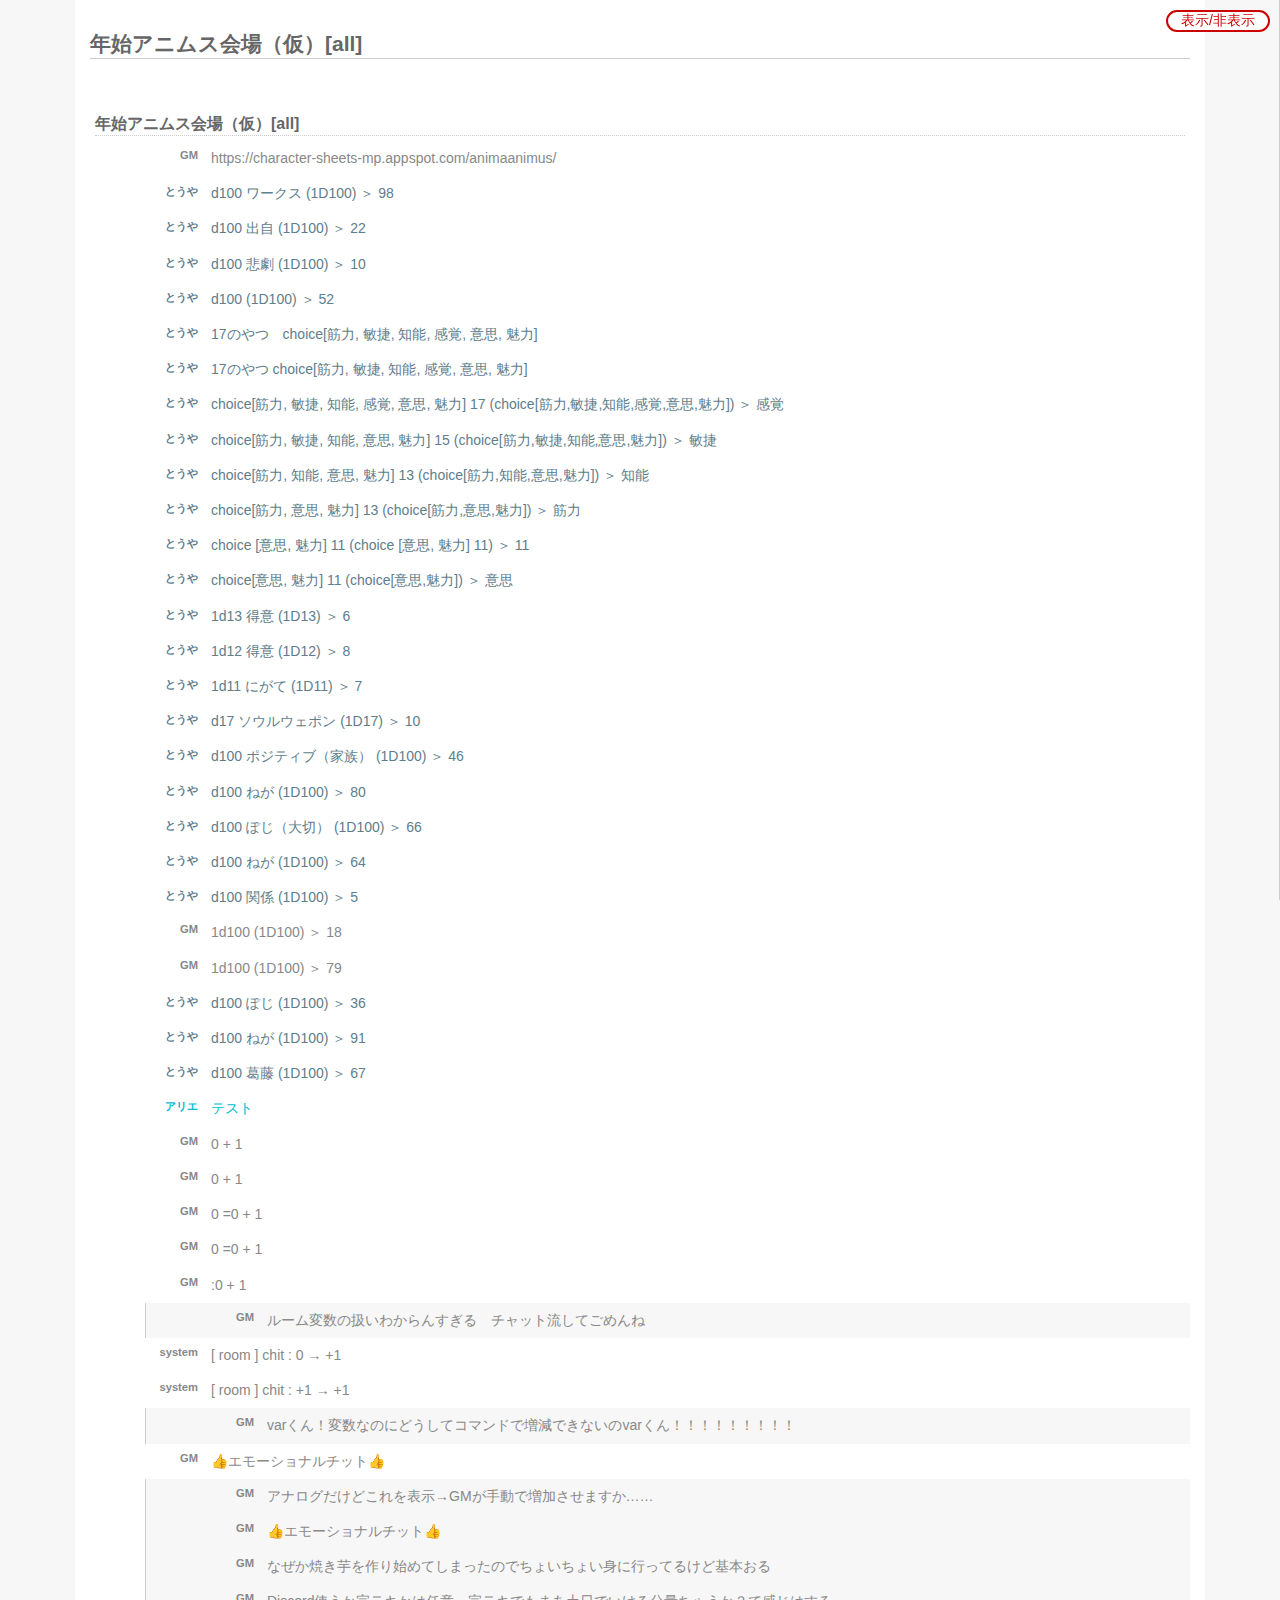
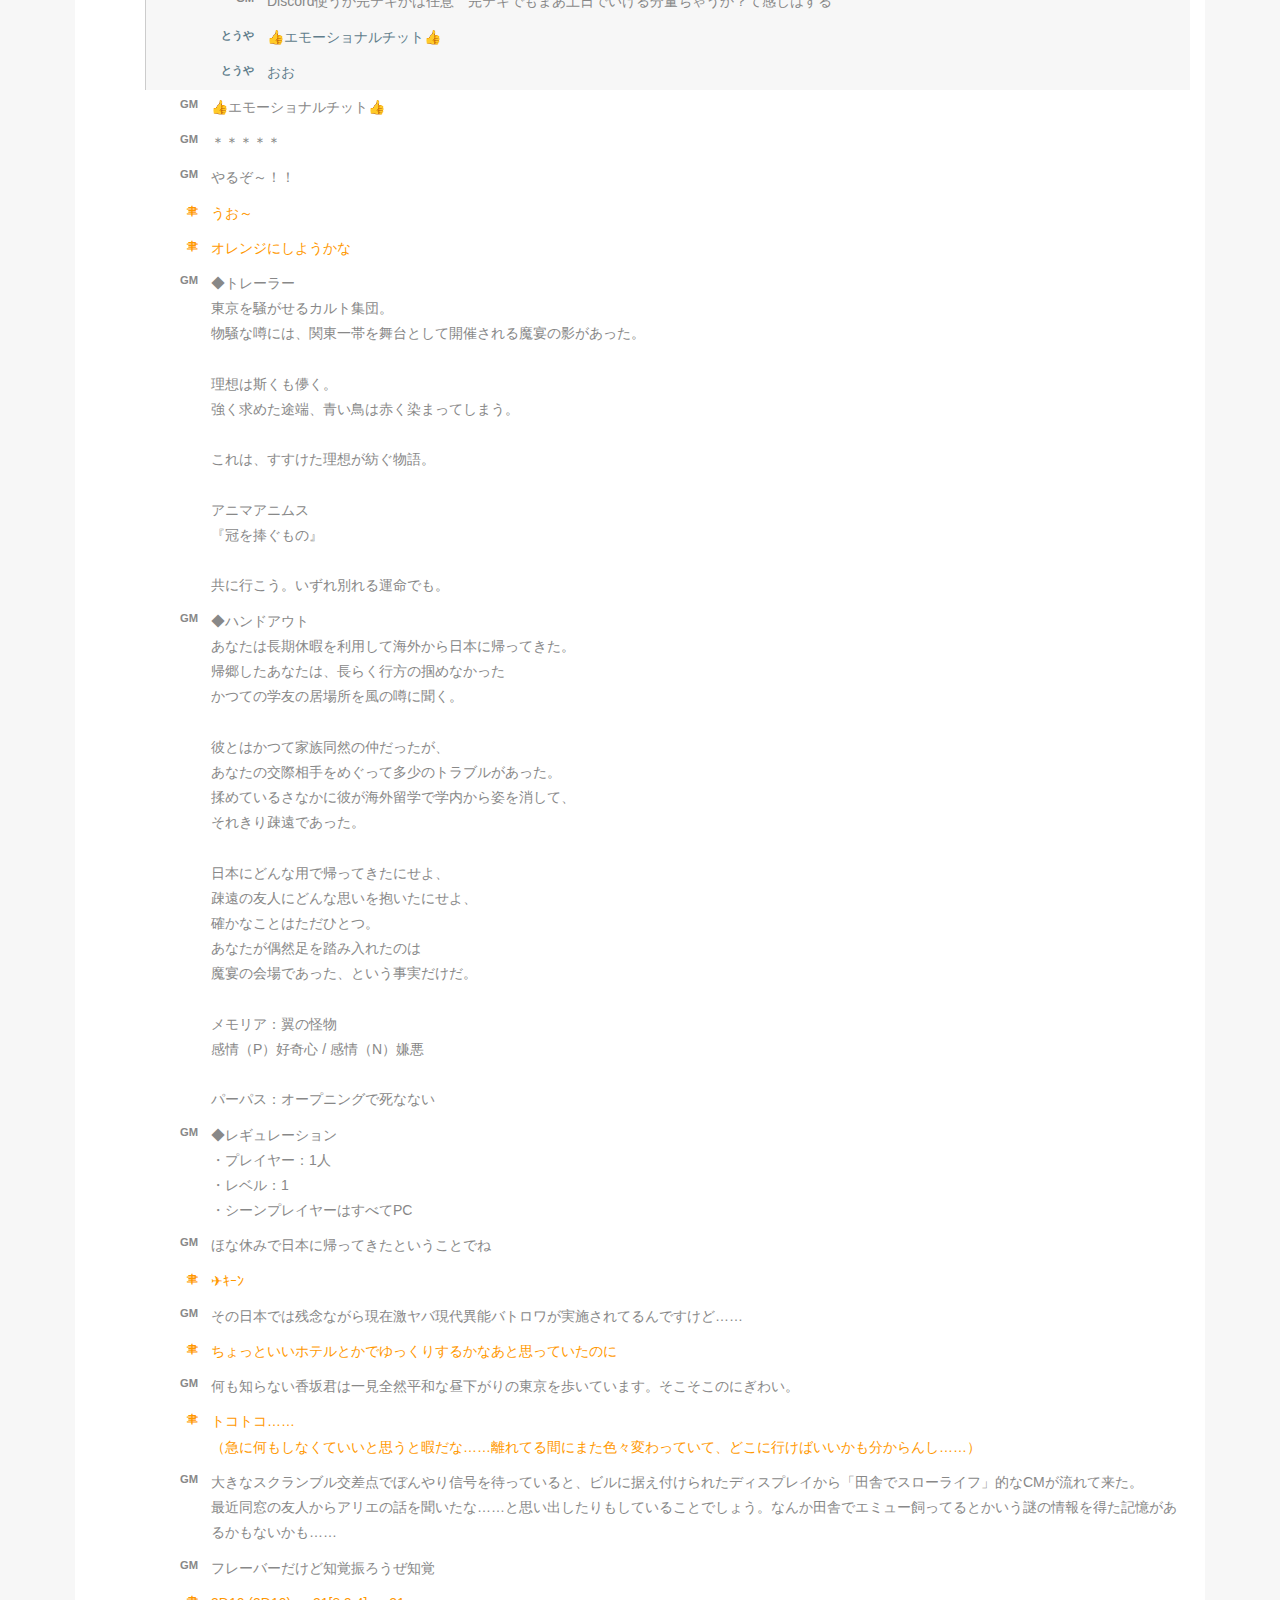
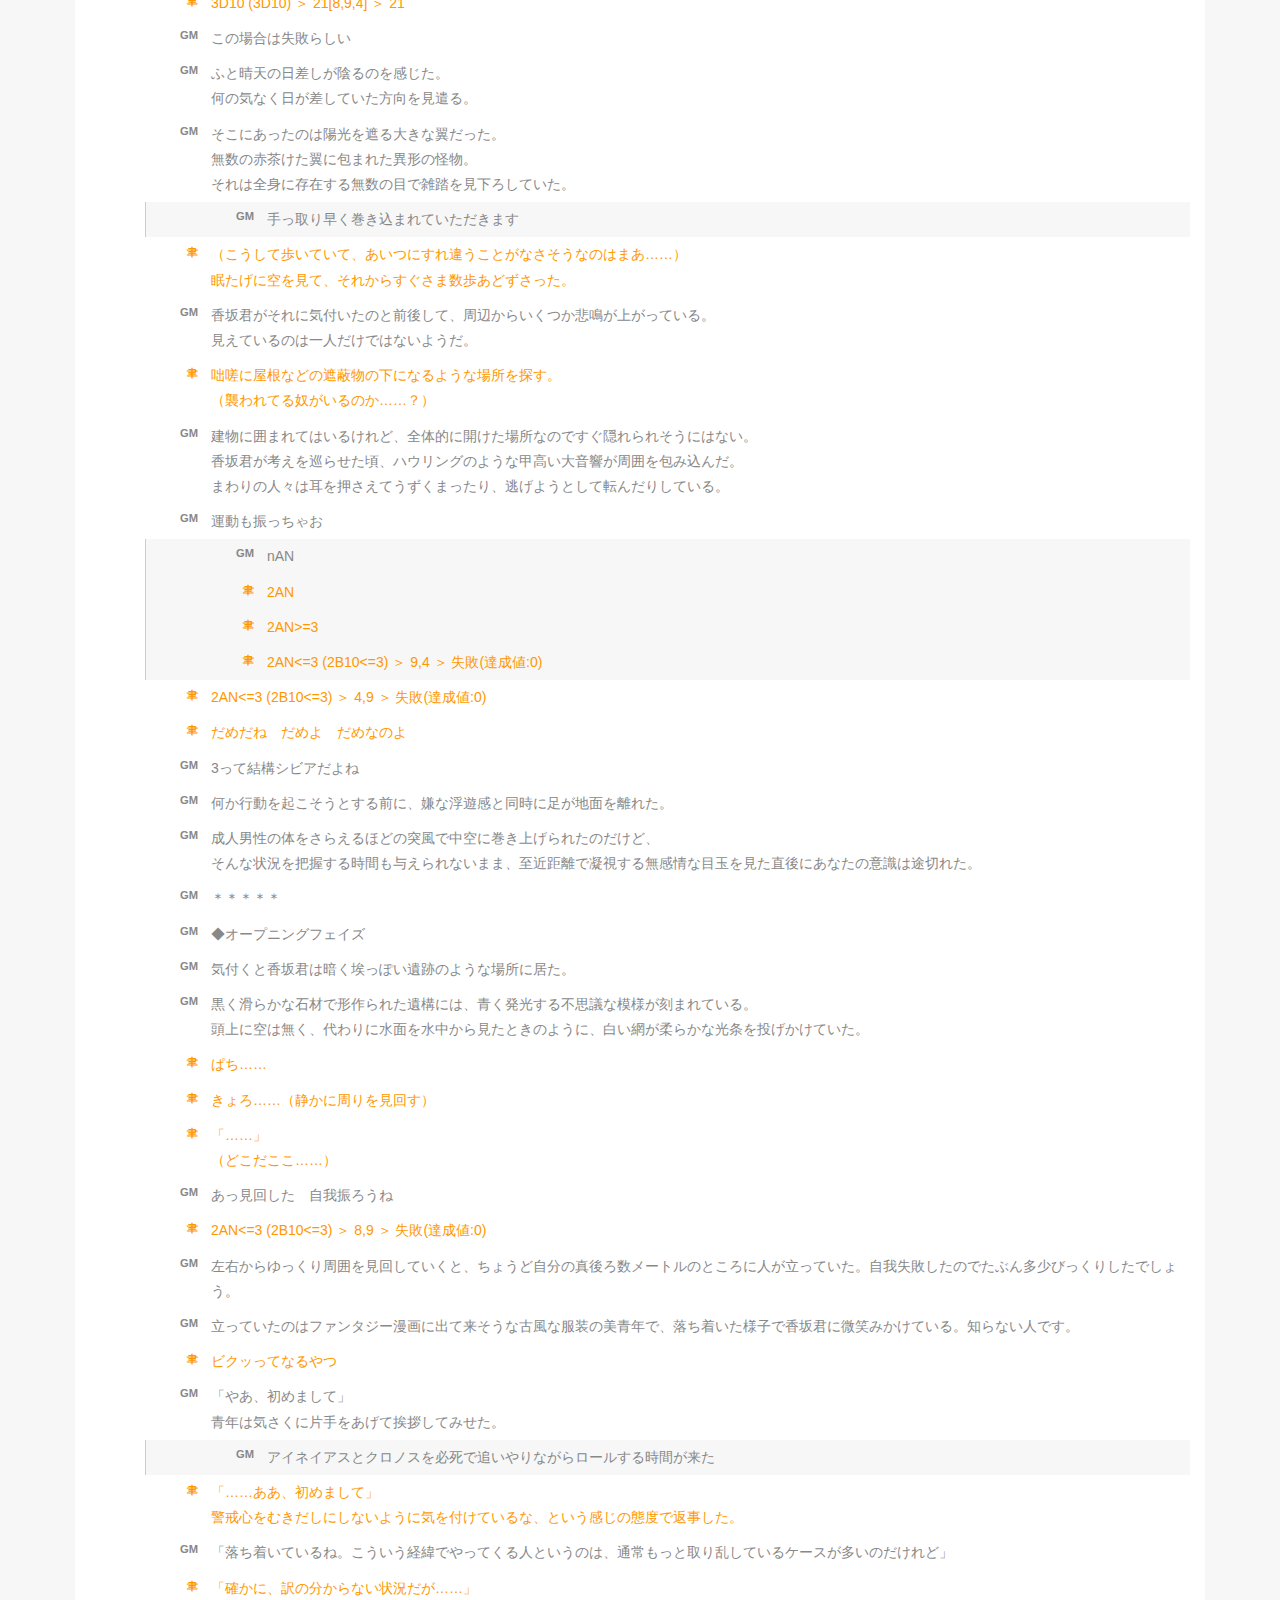
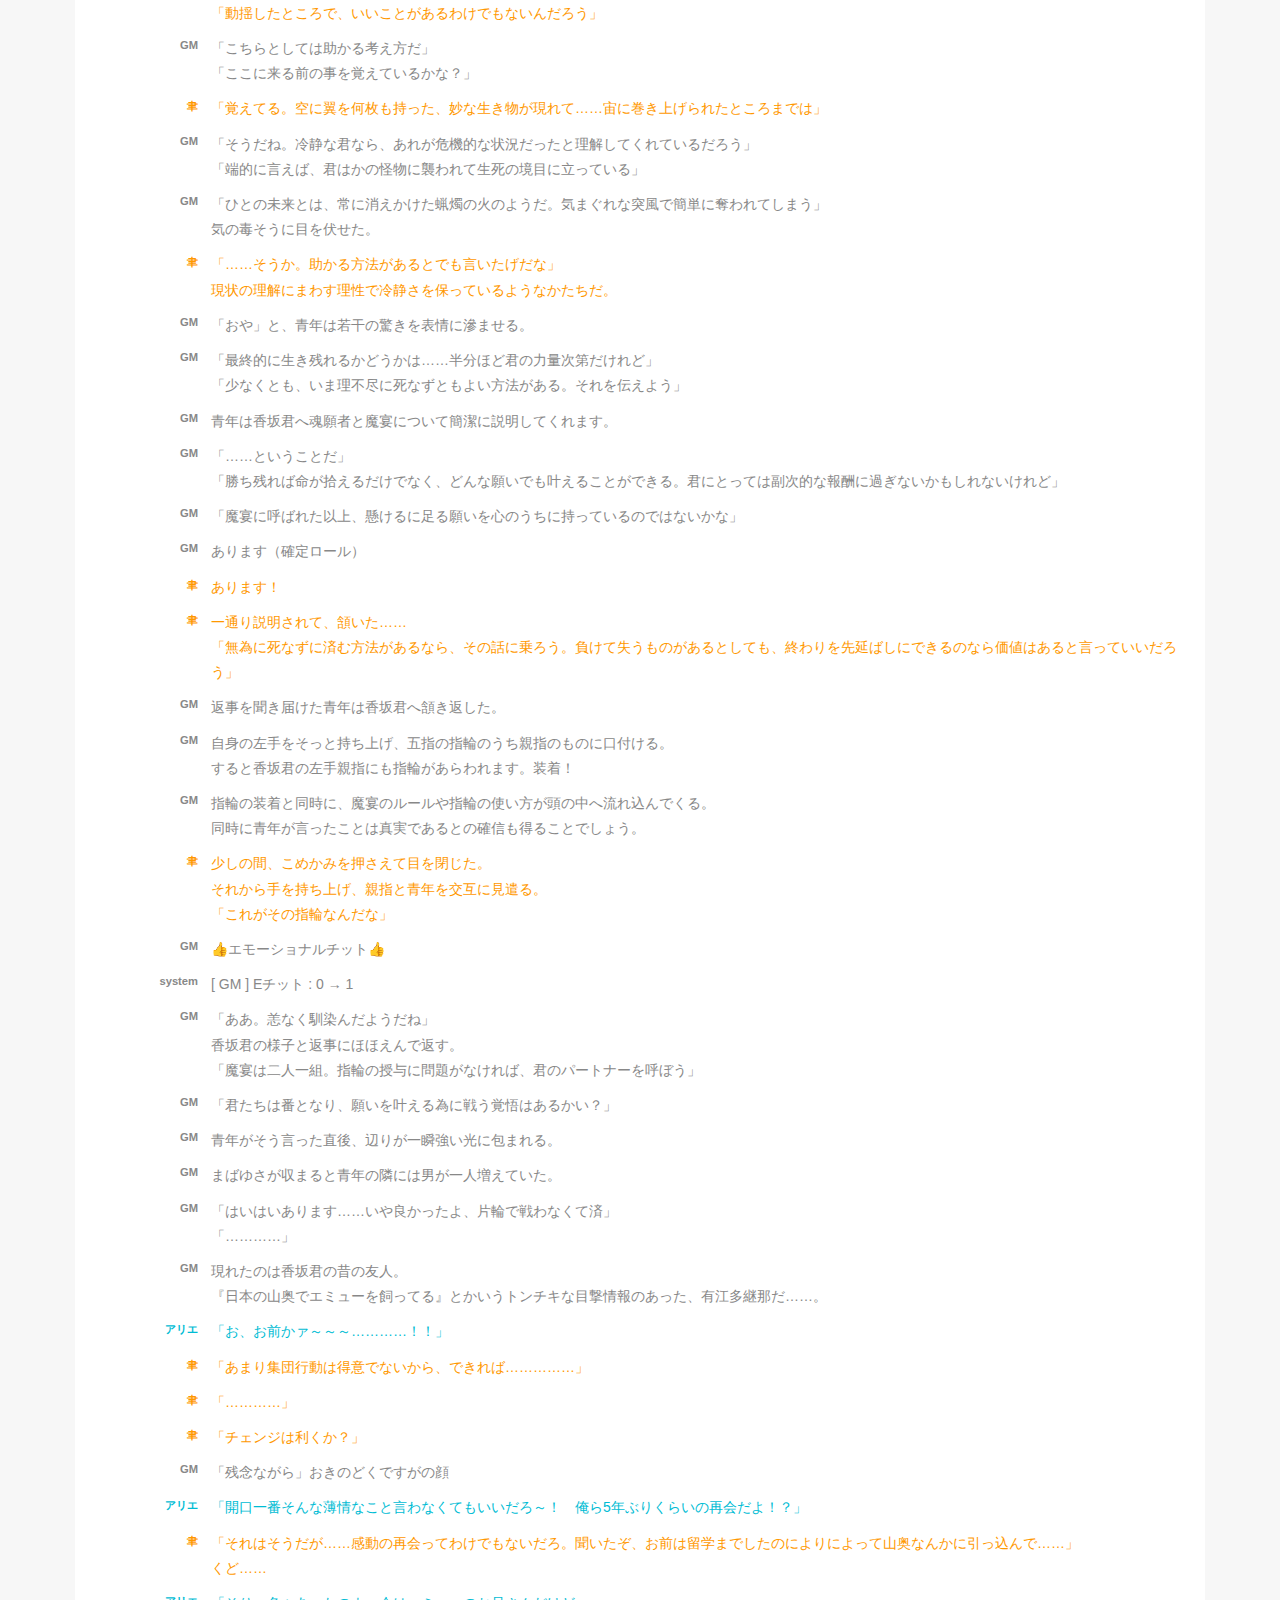
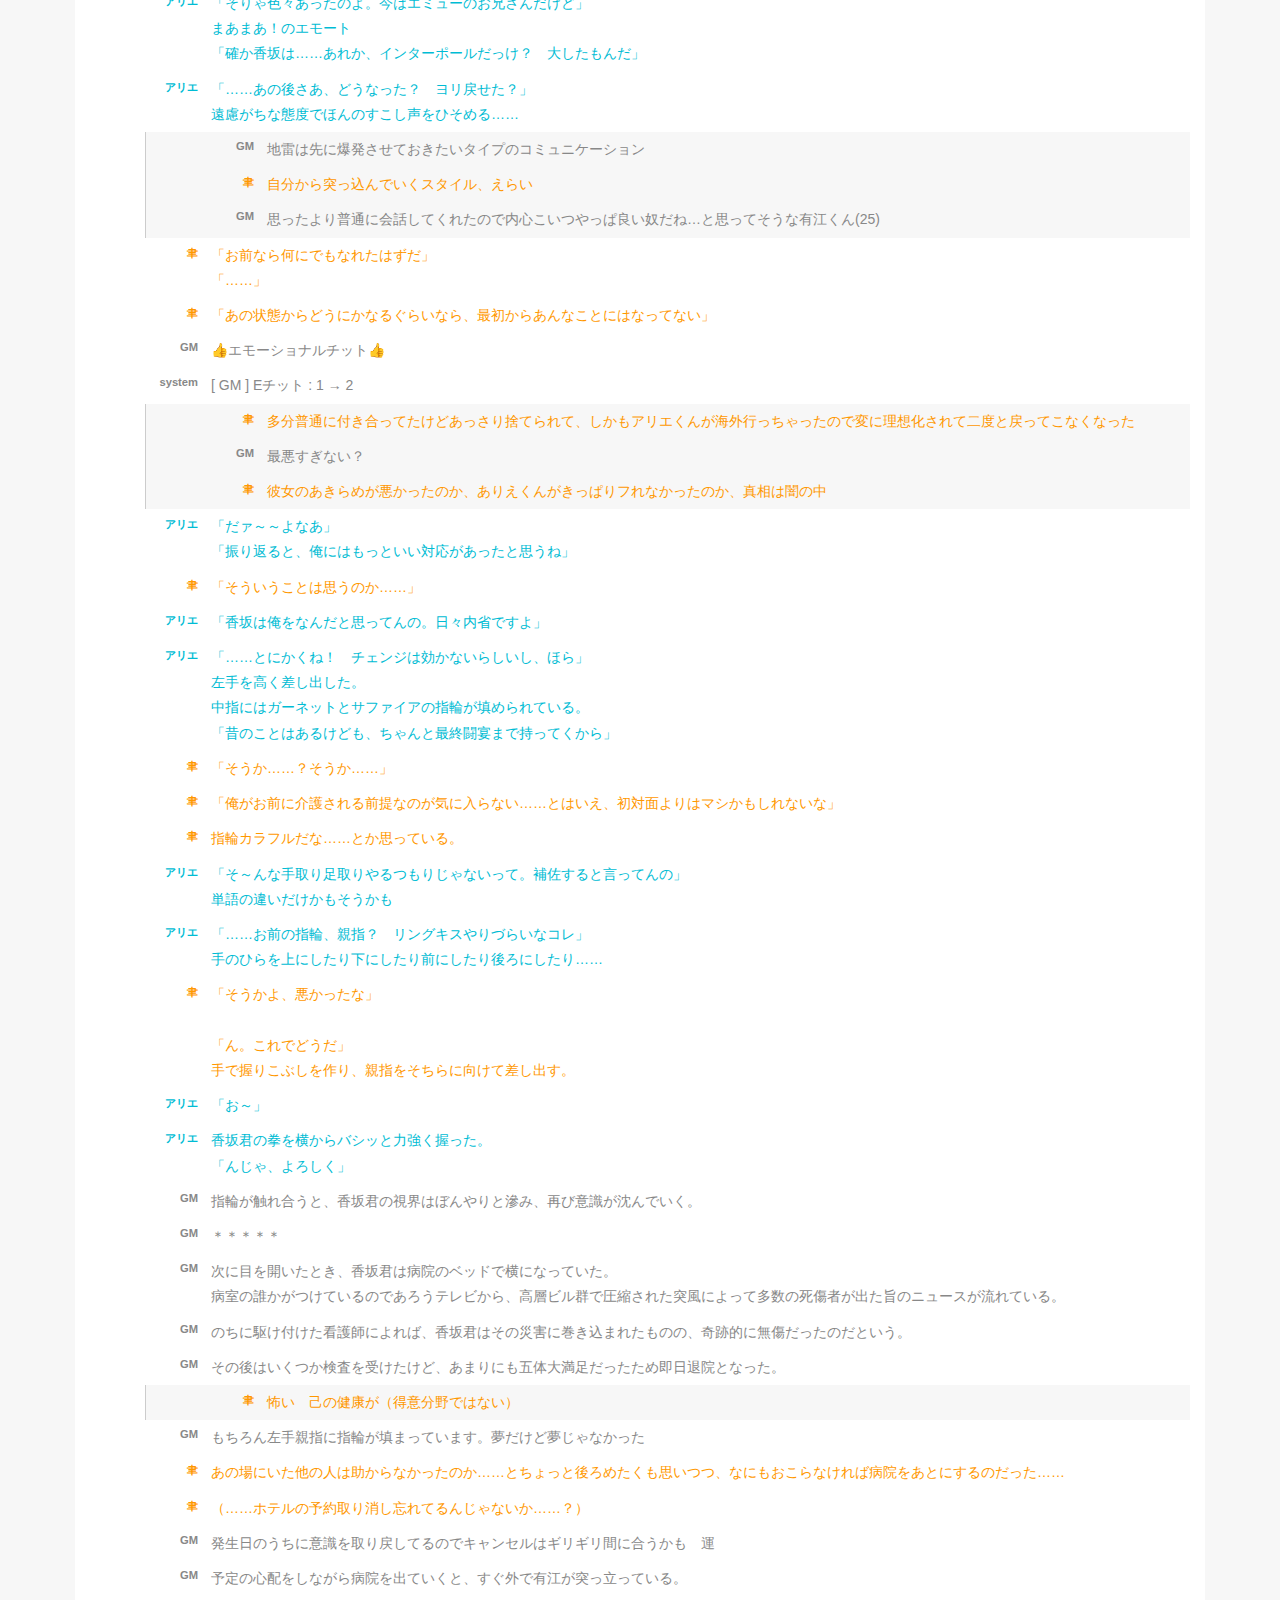
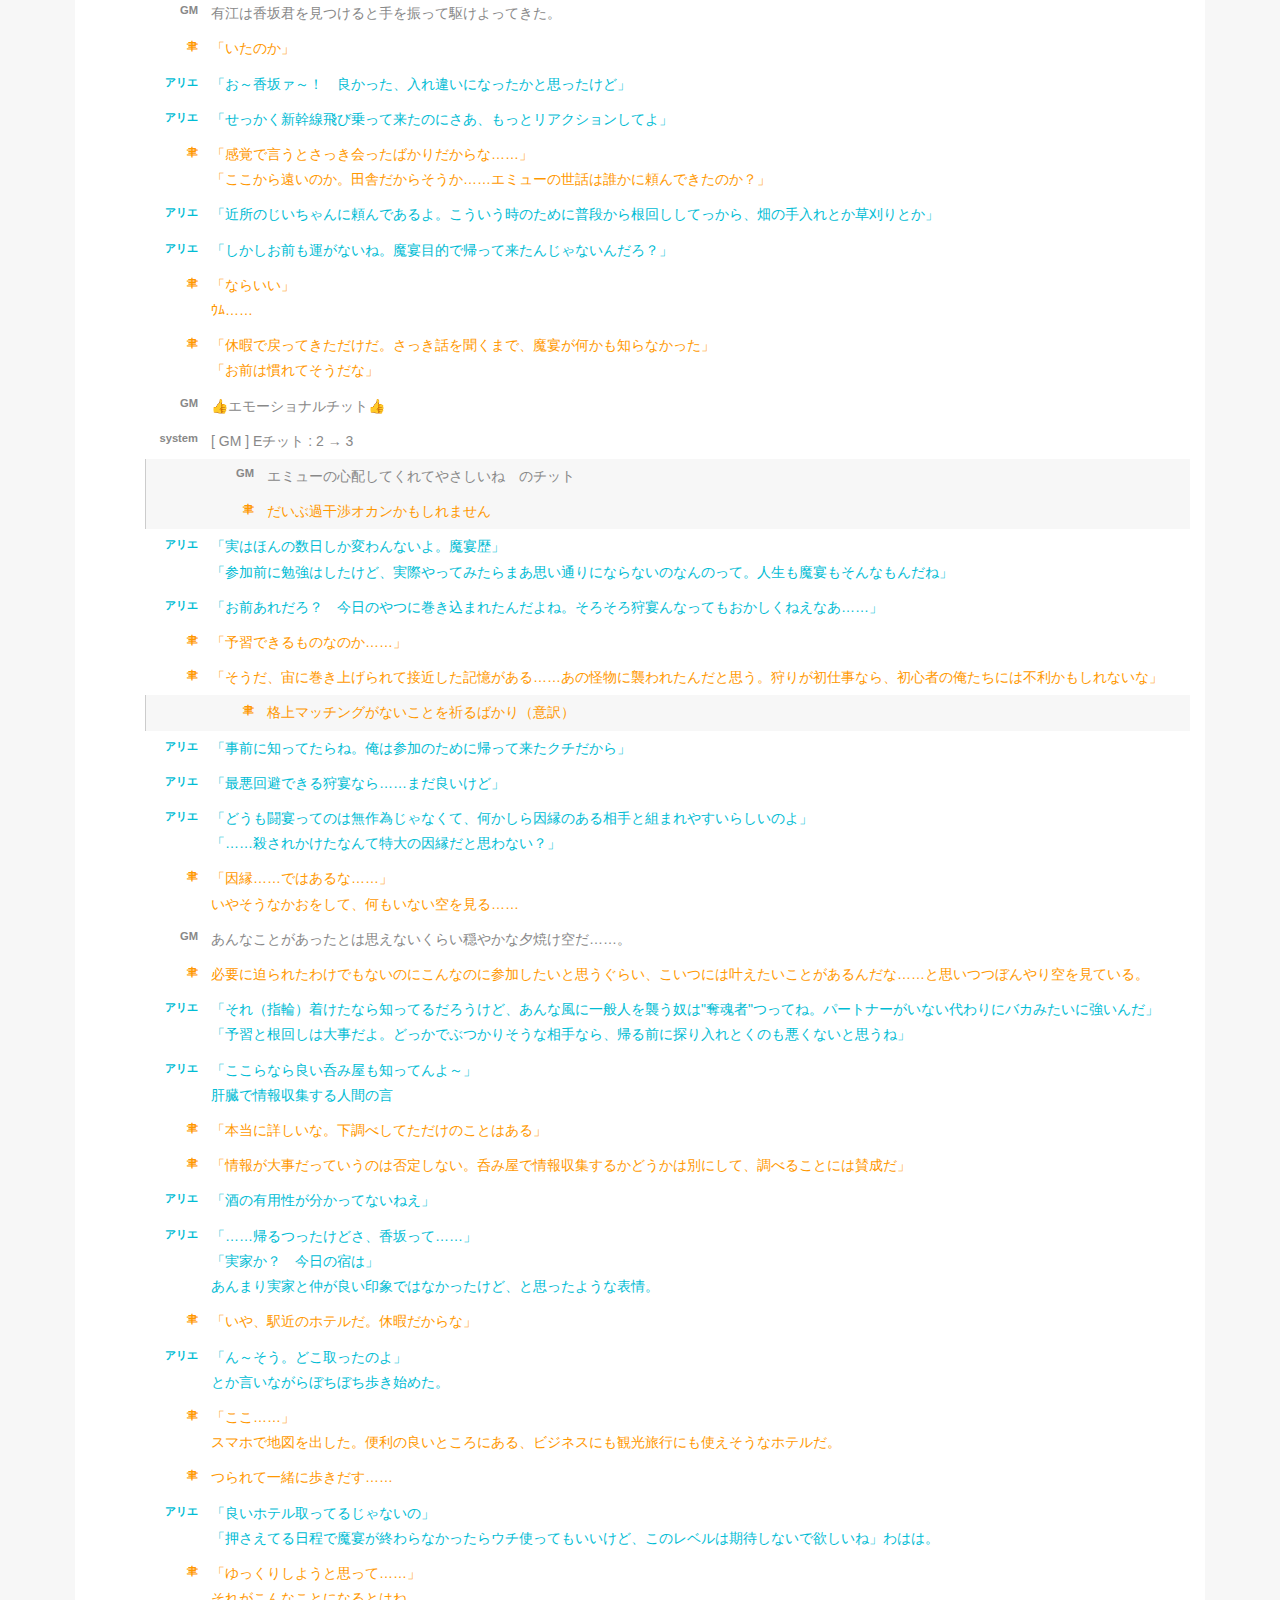
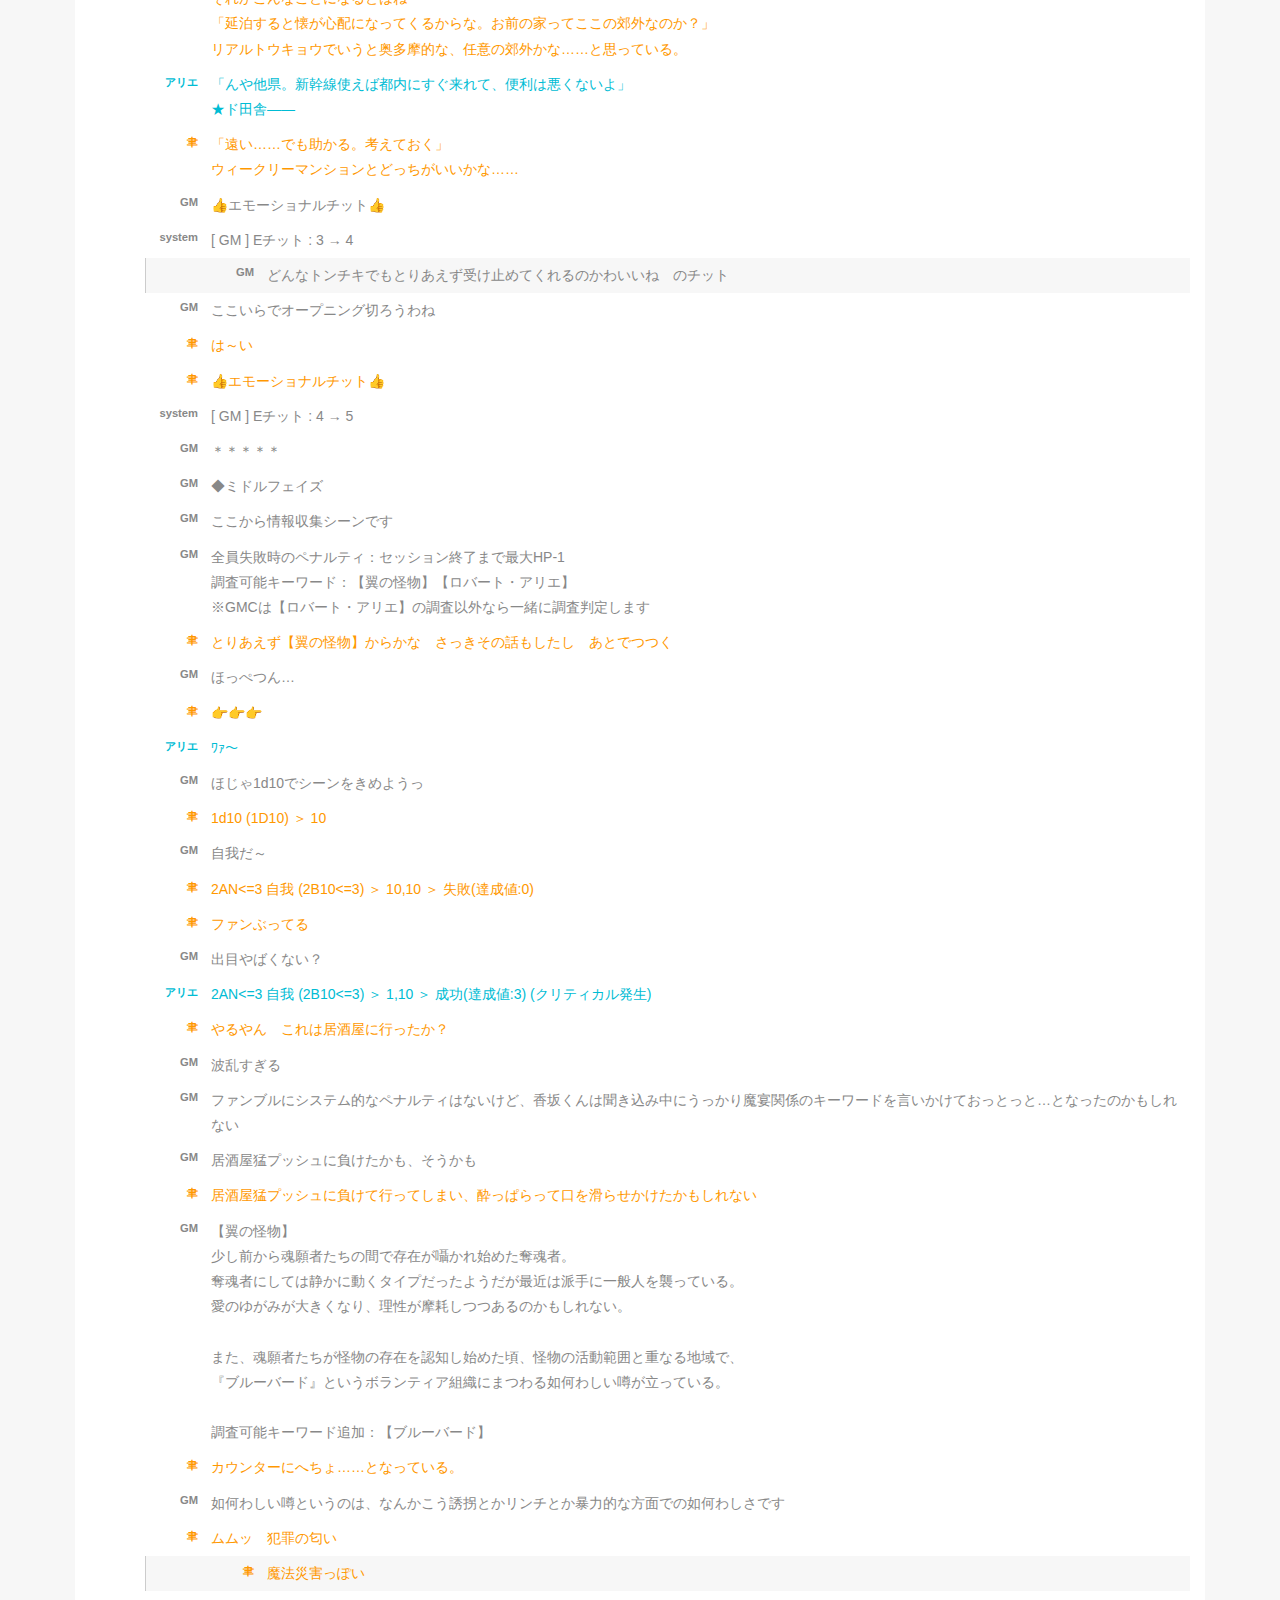
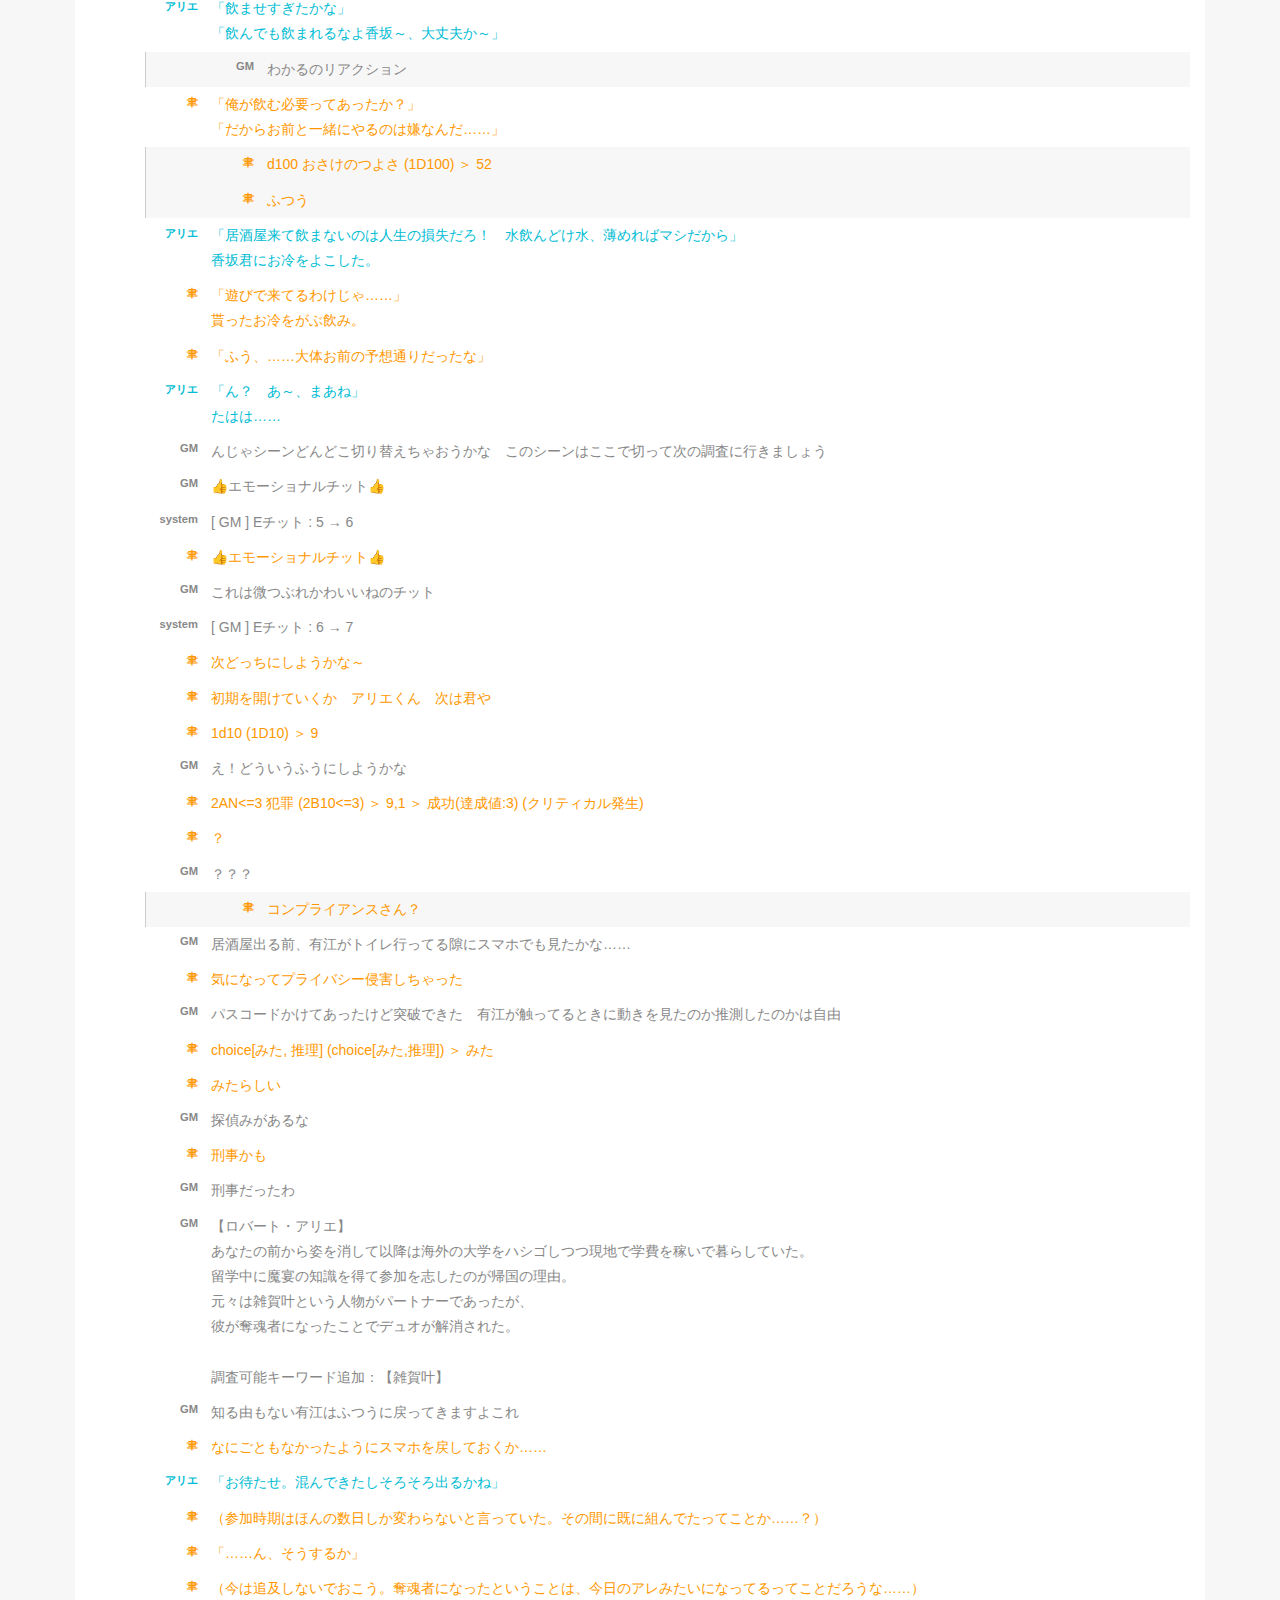
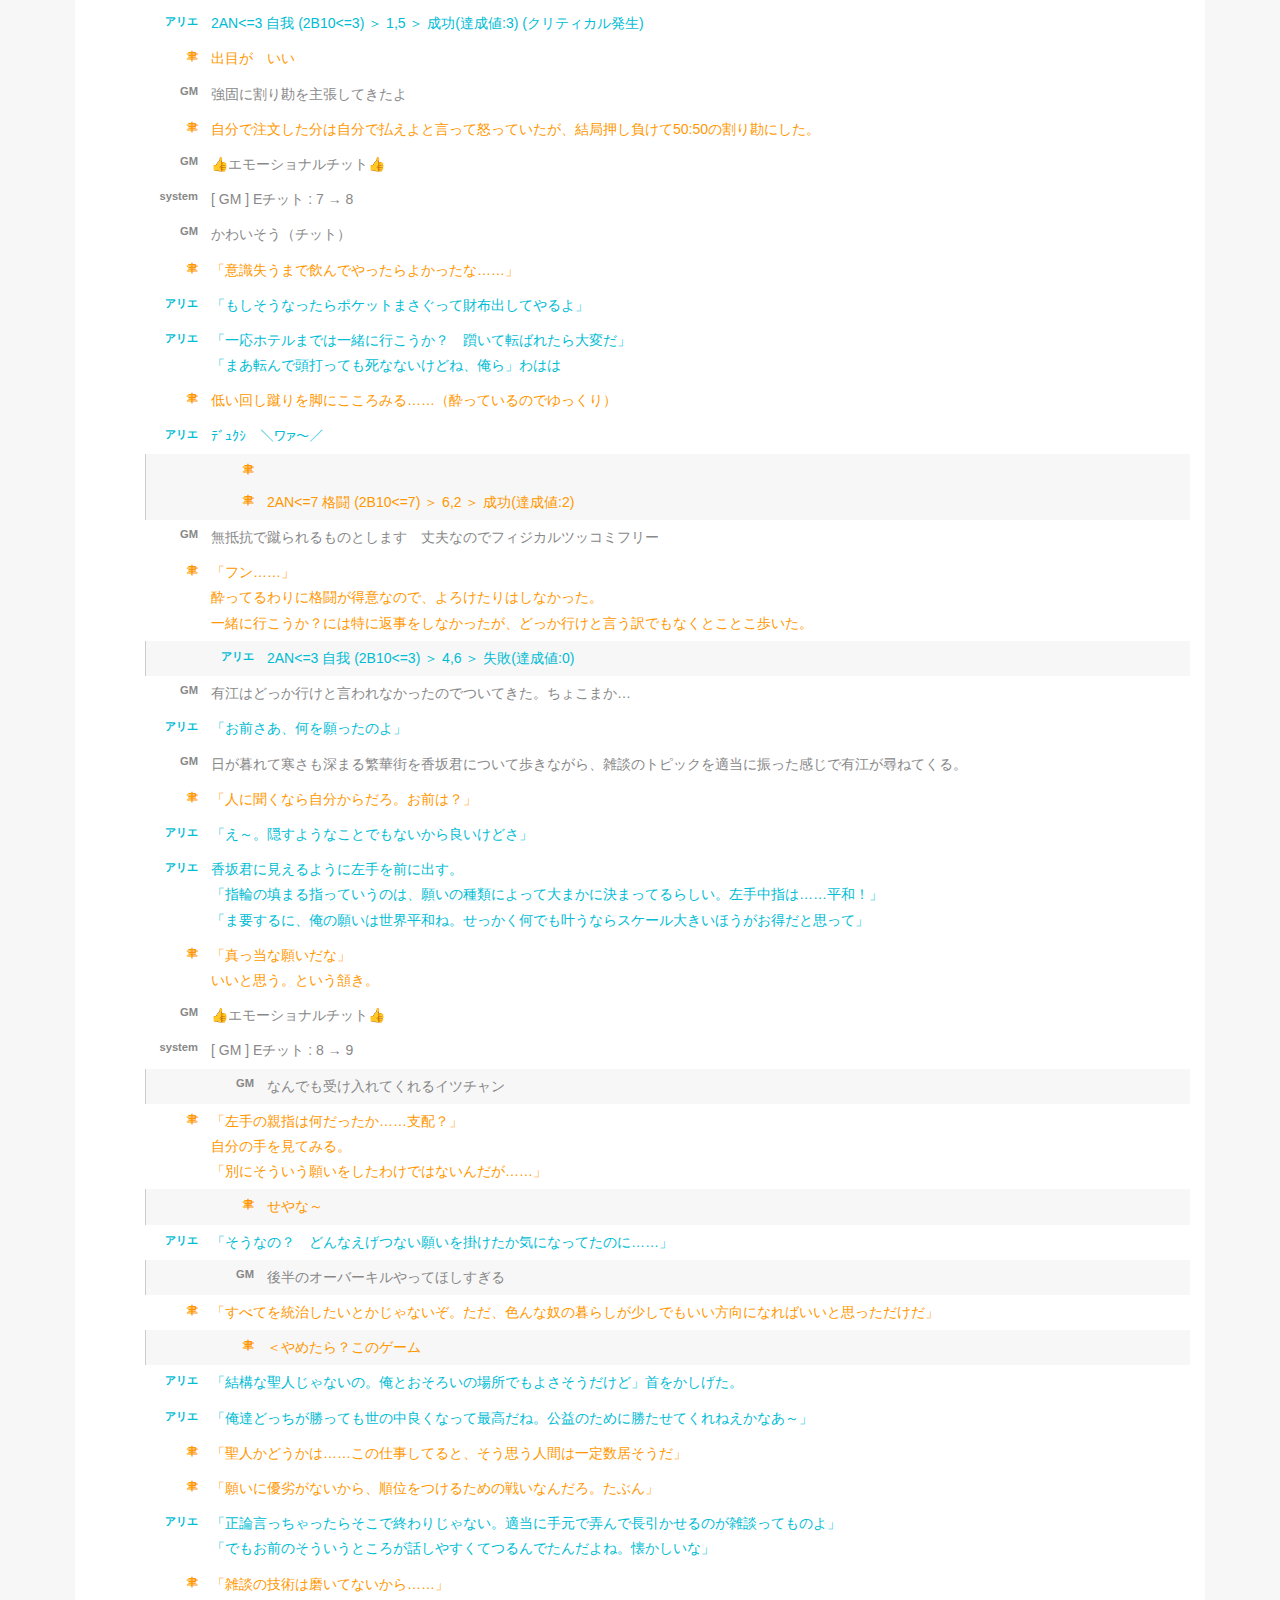
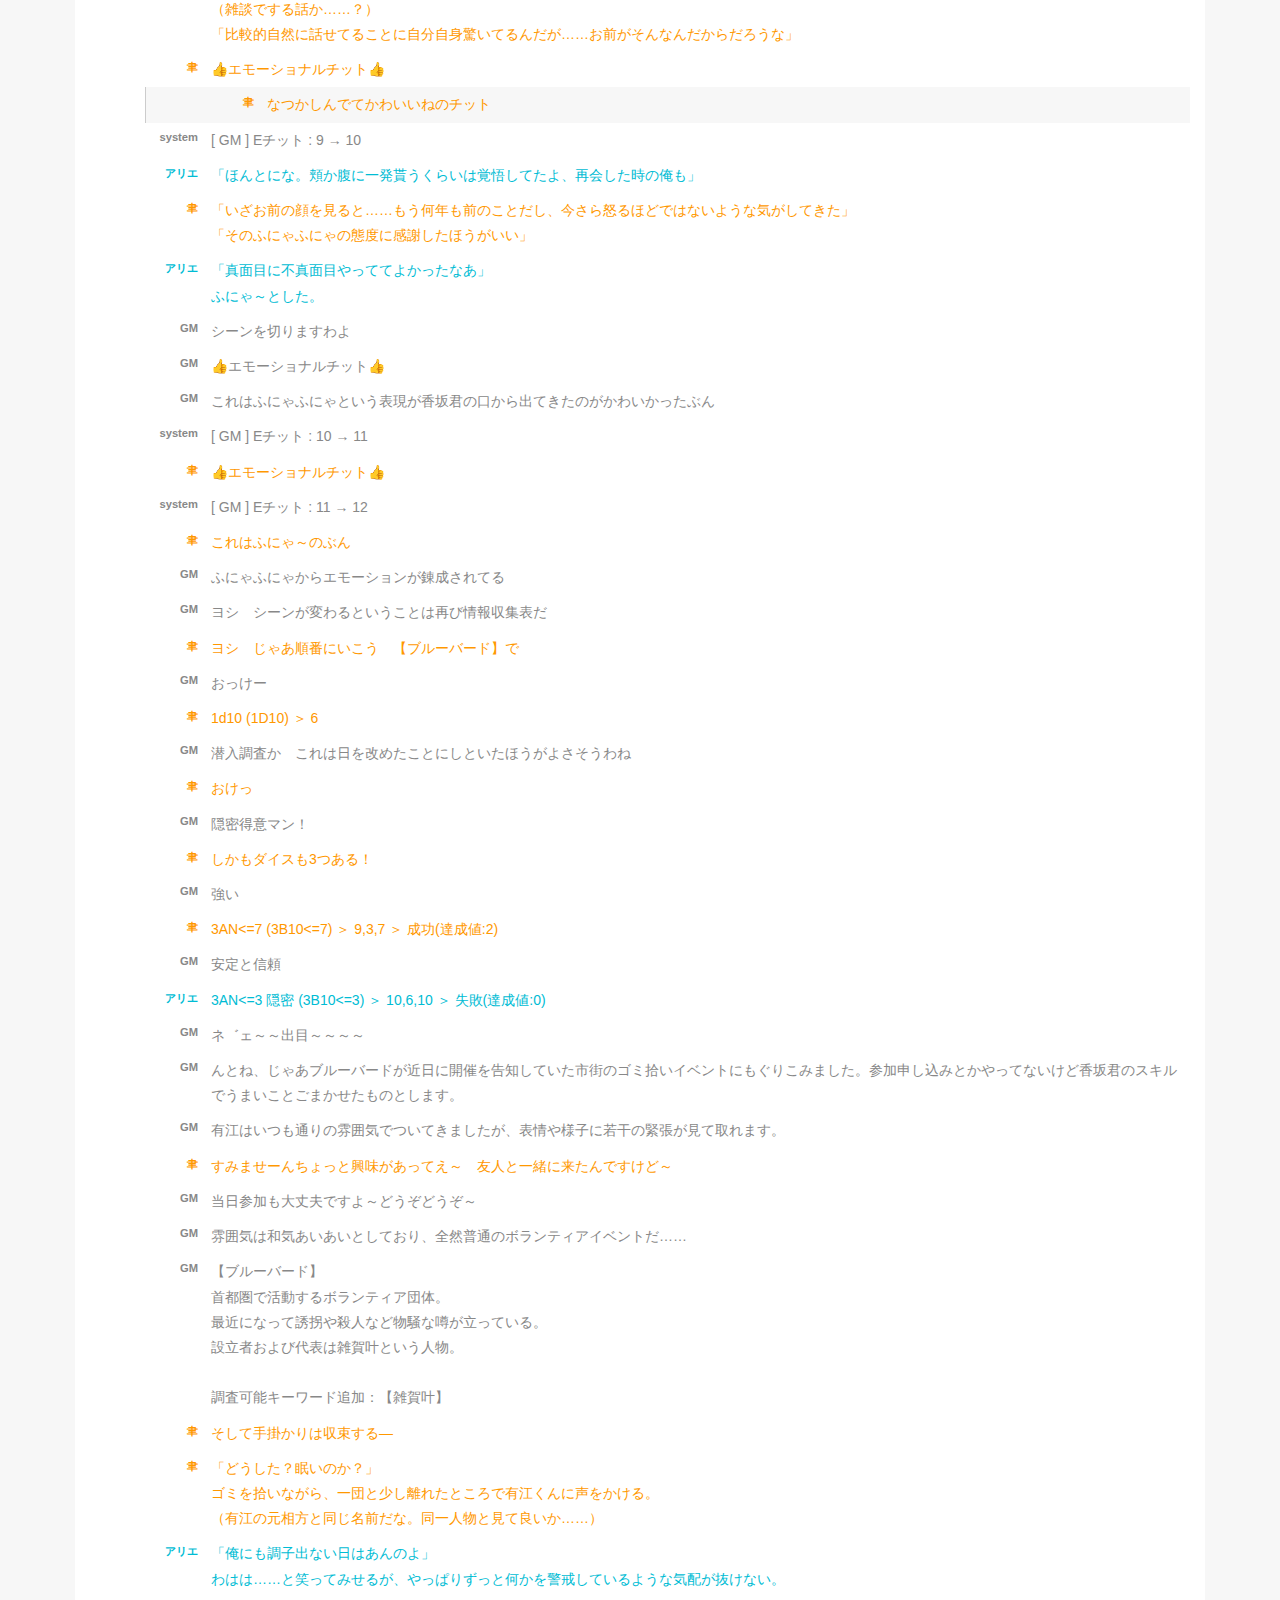
<file: kanmuri_teaser/kanmuri_log.html>
<!doctype html>
<html lang="ja">
<head>
	<meta charset="utf-8">
	<meta name="viewport" content="width=device-width,initial-scale=1.0,minimum-scale=1.0">
	<title>年始アニムス会場（仮）[all]</title>
<style>
*{margin:0;padding: 0;font-size: 14px;font-family : 'メイリオ',Meiryo,Osaka,'ヒラギノ角ゴ Pro W3','Hiragino Kaku Gothic Pro','ＭＳ Ｐゴシック','MS PGothic',sans-serif;}
body{width: 100%;margin: 0;padding: 0;background-color: #f7f7f7;position: relative;}
a{color: #666666;}
a:hover{color: #CD0000;}
h1{font-size: 21px;color: #666666;margin: 0px;padding: 0px;border-bottom: 1px solid #CCCCCC;}
h2{font-size: 16px;color: #666666;margin: 5px;padding: 50px 0 0 0;border-bottom: 1px dotted #CCCCCC;}
label{transition: all 0.2s;}
#toggle{display: none;}
#label_toggle{display: block;width: 100px;text-align: center;padding: 0;border: 2px solid #CD0000;background-color: #FFFFFF;color: #CD0000;border-radius: 15px;position: fixed;top: 10px;right: 10px;z-index: 1005;}
#label_toggle:hover{background-color:#CD0000;color:#FFFFFF;}
header{display: block;width: 0px;height: 100%;position: fixed;background-color: #FFFFFF;border-left: 1px solid #CCCCCC;z-index: 2;top: 0;right: 0;overflow-y: auto;overflow-x: hidden;transition: all 0.2s;padding: 50px 0 0 0;box-sizing: border-box;}
#toggle:checked + header{width: 200px;}
header label{display: block;width: 180px;margin:0 5px;padding: 5px;border-bottom: 1px dotted #EFEFEF;}
header label input[type="checkbox"]{margin-right: 5px;}
label:hover{cursor:pointer;background-color: #EFEFEF;}
.wrapper{display: block;width: calc(100% - 30px);max-width: 1100px;padding: 30px 15px 100px 15px;margin: 0 AUTO;overflow: hidden;position: relative;background-color: #FFFFFF;}
/* ログ部分 */
dl{display: block;margin: 0;padding: 3px;box-sizing: border-box;}
dl::after{display: block;content: "";clear: both;}
dt{display: block;font-size: 0.8em;font-weight: bold;float: left;width: 100px;margin: 0;padding: 5px 5px;text-align: right;white-space: nowrap;overflow: hidden;text-overflow: ellipsis;}
dd{display: block;width: calc(100% - 120px);margin: 0;padding: 2px;float: right;line-height: 1.8em;}
.zatsudan{width: 95%;margin: 0 0 0 AUTO;background:#f7f7f7;border-left:1px solid #CCCCCC;}
.other{background-color:#fff7ef;}
.secret{width: 98%;margin: 0 0 0 AUTO;border-left:3px solid #CCCCCC;}
.group{background:#f9f9f9;border-left:1px solid #CCCCCC;}
@media (max-width:480px){
  dt{display: inline-block;float: none;width: calc(100% - 6px);margin: 0;padding: 3px 0 0 3px;text-align: left;}
  dd{display: inline-block;width: calc(100% - 6px);padding: 3px;float: none;}
}
</style>
<style>

</style>
</head>
<body>
<label for="toggle" id="label_toggle">表示/非表示</label>
<input type="checkbox" name="toggle" id="toggle">
<header>
<label>▽ 非表示にするタブ</label>
<label for="main"><input type="checkbox" onClick="Hide(this)" class="checkbox" id="main">メイン</label>
<label for="zatsudan"><input type="checkbox" onClick="Hide(this)" class="checkbox" id="zatsudan">雑談</label>

</header>
<div class="wrapper">
<h1>年始アニムス会場（仮）[all]</h1>
<h2 id="day1">年始アニムス会場（仮）[all]</h2>
<dl style="color:#888888" class="main"><dt>GM</dt><dd>    https://character-sheets-mp.appspot.com/animaanimus/   </dd></dl>
<dl style="color:#607d8b" class="main"><dt>とうや</dt><dd>    d100 ワークス (1D100) ＞ 98  </dd></dl>
<dl style="color:#607d8b" class="main"><dt>とうや</dt><dd>    d100 出自 (1D100) ＞ 22  </dd></dl>
<dl style="color:#607d8b" class="main"><dt>とうや</dt><dd>    d100 悲劇 (1D100) ＞ 10  </dd></dl>
<dl style="color:#607d8b" class="main"><dt>とうや</dt><dd>    d100  (1D100) ＞ 52  </dd></dl>
<dl style="color:#607d8b" class="main"><dt>とうや</dt><dd>    17のやつ　choice[筋力, 敏捷, 知能, 感覚, 意思, 魅力]   </dd></dl>
<dl style="color:#607d8b" class="main"><dt>とうや</dt><dd>    17のやつ choice[筋力, 敏捷, 知能, 感覚, 意思, 魅力]   </dd></dl>
<dl style="color:#607d8b" class="main"><dt>とうや</dt><dd>    choice[筋力, 敏捷, 知能, 感覚, 意思, 魅力] 17 (choice[筋力,敏捷,知能,感覚,意思,魅力]) ＞ 感覚  </dd></dl>
<dl style="color:#607d8b" class="main"><dt>とうや</dt><dd>    choice[筋力, 敏捷, 知能, 意思, 魅力] 15 (choice[筋力,敏捷,知能,意思,魅力]) ＞ 敏捷  </dd></dl>
<dl style="color:#607d8b" class="main"><dt>とうや</dt><dd>    choice[筋力, 知能, 意思, 魅力] 13 (choice[筋力,知能,意思,魅力]) ＞ 知能  </dd></dl>
<dl style="color:#607d8b" class="main"><dt>とうや</dt><dd>    choice[筋力, 意思, 魅力] 13 (choice[筋力,意思,魅力]) ＞ 筋力  </dd></dl>
<dl style="color:#607d8b" class="main"><dt>とうや</dt><dd>    choice [意思, 魅力] 11 (choice [意思, 魅力] 11) ＞ 11  </dd></dl>
<dl style="color:#607d8b" class="main"><dt>とうや</dt><dd>    choice[意思, 魅力] 11 (choice[意思,魅力]) ＞ 意思  </dd></dl>
<dl style="color:#607d8b" class="main"><dt>とうや</dt><dd>    1d13 得意 (1D13) ＞ 6  </dd></dl>
<dl style="color:#607d8b" class="main"><dt>とうや</dt><dd>    1d12 得意 (1D12) ＞ 8  </dd></dl>
<dl style="color:#607d8b" class="main"><dt>とうや</dt><dd>    1d11 にがて (1D11) ＞ 7  </dd></dl>
<dl style="color:#607d8b" class="main"><dt>とうや</dt><dd>    d17 ソウルウェポン (1D17) ＞ 10  </dd></dl>
<dl style="color:#607d8b" class="main"><dt>とうや</dt><dd>    d100 ポジティブ（家族） (1D100) ＞ 46  </dd></dl>
<dl style="color:#607d8b" class="main"><dt>とうや</dt><dd>    d100 ねが (1D100) ＞ 80  </dd></dl>
<dl style="color:#607d8b" class="main"><dt>とうや</dt><dd>    d100 ぽじ（大切） (1D100) ＞ 66  </dd></dl>
<dl style="color:#607d8b" class="main"><dt>とうや</dt><dd>    d100 ねが (1D100) ＞ 64  </dd></dl>
<dl style="color:#607d8b" class="main"><dt>とうや</dt><dd>    d100 関係 (1D100) ＞ 5  </dd></dl>
<dl style="color:#888888" class="main"><dt>GM</dt><dd>    1d100 (1D100) ＞ 18  </dd></dl>
<dl style="color:#888888" class="main"><dt>GM</dt><dd>    1d100 (1D100) ＞ 79  </dd></dl>
<dl style="color:#607d8b" class="main"><dt>とうや</dt><dd>    d100 ぽじ (1D100) ＞ 36  </dd></dl>
<dl style="color:#607d8b" class="main"><dt>とうや</dt><dd>    d100 ねが (1D100) ＞ 91  </dd></dl>
<dl style="color:#607d8b" class="main"><dt>とうや</dt><dd>    d100 葛藤 (1D100) ＞ 67  </dd></dl>
<dl style="color:#00bcd4" class="main"><dt>アリエ</dt><dd>    テスト   </dd></dl>
<dl style="color:#888888" class="main"><dt>GM</dt><dd>    0 + 1   </dd></dl>
<dl style="color:#888888" class="main"><dt>GM</dt><dd>    0 + 1   </dd></dl>
<dl style="color:#888888" class="main"><dt>GM</dt><dd>    0 =0 + 1   </dd></dl>
<dl style="color:#888888" class="main"><dt>GM</dt><dd>    0 =0 + 1   </dd></dl>
<dl style="color:#888888" class="main"><dt>GM</dt><dd>    :0 + 1   </dd></dl>
<dl style="color:#888888" class="zatsudan"><dt>GM</dt><dd>    ルーム変数の扱いわからんすぎる　チャット流してごめんね   </dd></dl>
<dl style="color:#888888" class="main"><dt>system</dt><dd>    [ room ] chit : 0 → +1   </dd></dl>
<dl style="color:#888888" class="main"><dt>system</dt><dd>    [ room ] chit : +1 → +1   </dd></dl>
<dl style="color:#888888" class="zatsudan"><dt>GM</dt><dd>    varくん！変数なのにどうしてコマンドで増減できないのvarくん！！！！！！！！！   </dd></dl>
<dl style="color:#888888" class="main"><dt>GM</dt><dd>    👍エモーショナルチット👍   </dd></dl>
<dl style="color:#888888" class="zatsudan"><dt>GM</dt><dd>    アナログだけどこれを表示→GMが手動で増加させますか……   </dd></dl>
<dl style="color:#888888" class="zatsudan"><dt>GM</dt><dd>    👍エモーショナルチット👍   </dd></dl>
<dl style="color:#888888" class="zatsudan"><dt>GM</dt><dd>    なぜか焼き芋を作り始めてしまったのでちょいちょい身に行ってるけど基本おる   </dd></dl>
<dl style="color:#888888" class="zatsudan"><dt>GM</dt><dd>    Discord使うか完テキかは任意　完テキでもまあ土日でいける分量ちゃうか？て感じはする   </dd></dl>
<dl style="color:#607d8b" class="zatsudan"><dt>とうや</dt><dd>    👍エモーショナルチット👍   </dd></dl>
<dl style="color:#607d8b" class="zatsudan"><dt>とうや</dt><dd>    おお   </dd></dl>
<dl style="color:#888888" class="main"><dt>GM</dt><dd>    👍エモーショナルチット👍   </dd></dl>
<dl style="color:#888888" class="main"><dt>GM</dt><dd>    ＊＊＊＊＊   </dd></dl>
<dl style="color:#888888" class="main"><dt>GM</dt><dd>    やるぞ～！！   </dd></dl>
<dl style="color:#ff9800" class="main"><dt>聿</dt><dd>    うお～   </dd></dl>
<dl style="color:#ff9800" class="main"><dt>聿</dt><dd>    オレンジにしようかな   </dd></dl>
<dl style="color:#888888" class="main"><dt>GM</dt><dd>    ◆トレーラー<br>東京を騒がせるカルト集団。<br>物騒な噂には、関東一帯を舞台として開催される魔宴の影があった。<br><br>理想は斯くも儚く。<br>強く求めた途端、青い鳥は赤く染まってしまう。<br><br>これは、すすけた理想が紡ぐ物語。<br><br>アニマアニムス<br>『冠を捧ぐもの』<br><br>共に行こう。いずれ別れる運命でも。   </dd></dl>
<dl style="color:#888888" class="main"><dt>GM</dt><dd>    ◆ハンドアウト<br>あなたは長期休暇を利用して海外から日本に帰ってきた。<br>帰郷したあなたは、長らく行方の掴めなかった<br>かつての学友の居場所を風の噂に聞く。<br><br>彼とはかつて家族同然の仲だったが、<br>あなたの交際相手をめぐって多少のトラブルがあった。<br>揉めているさなかに彼が海外留学で学内から姿を消して、<br>それきり疎遠であった。<br><br>日本にどんな用で帰ってきたにせよ、<br>疎遠の友人にどんな思いを抱いたにせよ、<br>確かなことはただひとつ。<br>あなたが偶然足を踏み入れたのは<br>魔宴の会場であった、という事実だけだ。<br><br>メモリア：翼の怪物<br>感情（P）好奇心 / 感情（N）嫌悪<br><br>パーパス：オープニングで死なない<br>   </dd></dl>
<dl style="color:#888888" class="main"><dt>GM</dt><dd>    ◆レギュレーション<br>・プレイヤー：1人<br>・レベル：1<br>・シーンプレイヤーはすべてPC   </dd></dl>
<dl style="color:#888888" class="main"><dt>GM</dt><dd>    ほな休みで日本に帰ってきたということでね   </dd></dl>
<dl style="color:#ff9800" class="main"><dt>聿</dt><dd>    ✈ｷｰﾝ   </dd></dl>
<dl style="color:#888888" class="main"><dt>GM</dt><dd>    その日本では残念ながら現在激ヤバ現代異能バトロワが実施されてるんですけど……   </dd></dl>
<dl style="color:#ff9800" class="main"><dt>聿</dt><dd>    ちょっといいホテルとかでゆっくりするかなあと思っていたのに   </dd></dl>
<dl style="color:#888888" class="main"><dt>GM</dt><dd>    何も知らない香坂君は一見全然平和な昼下がりの東京を歩いています。そこそこのにぎわい。   </dd></dl>
<dl style="color:#ff9800" class="main"><dt>聿</dt><dd>    トコトコ……<br>（急に何もしなくていいと思うと暇だな……離れてる間にまた色々変わっていて、どこに行けばいいかも分からんし……）   </dd></dl>
<dl style="color:#888888" class="main"><dt>GM</dt><dd>    大きなスクランブル交差点でぼんやり信号を待っていると、ビルに据え付けられたディスプレイから「田舎でスローライフ」的なCMが流れて来た。<br>最近同窓の友人からアリエの話を聞いたな……と思い出したりもしていることでしょう。なんか田舎でエミュー飼ってるとかいう謎の情報を得た記憶があるかもないかも……   </dd></dl>
<dl style="color:#888888" class="main"><dt>GM</dt><dd>    フレーバーだけど知覚振ろうぜ知覚   </dd></dl>
<dl style="color:#ff9800" class="main"><dt>聿</dt><dd>    3D10 (3D10) ＞ 21[8,9,4] ＞ 21  </dd></dl>
<dl style="color:#888888" class="main"><dt>GM</dt><dd>    この場合は失敗らしい   </dd></dl>
<dl style="color:#888888" class="main"><dt>GM</dt><dd>    ふと晴天の日差しが陰るのを感じた。<br>何の気なく日が差していた方向を見遣る。   </dd></dl>
<dl style="color:#888888" class="main"><dt>GM</dt><dd>    そこにあったのは陽光を遮る大きな翼だった。<br>無数の赤茶けた翼に包まれた異形の怪物。<br>それは全身に存在する無数の目で雑踏を見下ろしていた。   </dd></dl>
<dl style="color:#888888" class="zatsudan"><dt>GM</dt><dd>    手っ取り早く巻き込まれていただきます   </dd></dl>
<dl style="color:#ff9800" class="main"><dt>聿</dt><dd>    （こうして歩いていて、あいつにすれ違うことがなさそうなのはまあ……）<br>眠たげに空を見て、それからすぐさま数歩あどずさった。   </dd></dl>
<dl style="color:#888888" class="main"><dt>GM</dt><dd>    香坂君がそれに気付いたのと前後して、周辺からいくつか悲鳴が上がっている。<br>見えているのは一人だけではないようだ。   </dd></dl>
<dl style="color:#ff9800" class="main"><dt>聿</dt><dd>    咄嗟に屋根などの遮蔽物の下になるような場所を探す。<br>（襲われてる奴がいるのか……？）   </dd></dl>
<dl style="color:#888888" class="main"><dt>GM</dt><dd>    建物に囲まれてはいるけれど、全体的に開けた場所なのですぐ隠れられそうにはない。<br>香坂君が考えを巡らせた頃、ハウリングのような甲高い大音響が周囲を包み込んだ。<br>まわりの人々は耳を押さえてうずくまったり、逃げようとして転んだりしている。   </dd></dl>
<dl style="color:#888888" class="main"><dt>GM</dt><dd>    運動も振っちゃお   </dd></dl>
<dl style="color:#888888" class="zatsudan"><dt>GM</dt><dd>    nAN   </dd></dl>
<dl style="color:#ff9800" class="zatsudan"><dt>聿</dt><dd>    2AN   </dd></dl>
<dl style="color:#ff9800" class="zatsudan"><dt>聿</dt><dd>    2AN&gt;=3   </dd></dl>
<dl style="color:#ff9800" class="zatsudan"><dt>聿</dt><dd>    2AN&lt;=3 (2B10&lt;=3) ＞ 9,4 ＞ 失敗(達成値:0)  </dd></dl>
<dl style="color:#ff9800" class="main"><dt>聿</dt><dd>    2AN&lt;=3 (2B10&lt;=3) ＞ 4,9 ＞ 失敗(達成値:0)  </dd></dl>
<dl style="color:#ff9800" class="main"><dt>聿</dt><dd>    だめだね　だめよ　だめなのよ   </dd></dl>
<dl style="color:#888888" class="main"><dt>GM</dt><dd>    3って結構シビアだよね   </dd></dl>
<dl style="color:#888888" class="main"><dt>GM</dt><dd>    何か行動を起こそうとする前に、嫌な浮遊感と同時に足が地面を離れた。   </dd></dl>
<dl style="color:#888888" class="main"><dt>GM</dt><dd>    成人男性の体をさらえるほどの突風で中空に巻き上げられたのだけど、<br>そんな状況を把握する時間も与えられないまま、至近距離で凝視する無感情な目玉を見た直後にあなたの意識は途切れた。   </dd></dl>
<dl style="color:#888888" class="main"><dt>GM</dt><dd>    ＊＊＊＊＊   </dd></dl>
<dl style="color:#888888" class="main"><dt>GM</dt><dd>    ◆オープニングフェイズ   </dd></dl>
<dl style="color:#888888" class="main"><dt>GM</dt><dd>    気付くと香坂君は暗く埃っぽい遺跡のような場所に居た。   </dd></dl>
<dl style="color:#888888" class="main"><dt>GM</dt><dd>    黒く滑らかな石材で形作られた遺構には、青く発光する不思議な模様が刻まれている。<br>頭上に空は無く、代わりに水面を水中から見たときのように、白い網が柔らかな光条を投げかけていた。   </dd></dl>
<dl style="color:#ff9800" class="main"><dt>聿</dt><dd>    ぱち……   </dd></dl>
<dl style="color:#ff9800" class="main"><dt>聿</dt><dd>    きょろ……（静かに周りを見回す）   </dd></dl>
<dl style="color:#ff9800" class="main"><dt>聿</dt><dd>    「……」<br>（どこだここ……）   </dd></dl>
<dl style="color:#888888" class="main"><dt>GM</dt><dd>    あっ見回した　自我振ろうね   </dd></dl>
<dl style="color:#ff9800" class="main"><dt>聿</dt><dd>    2AN&lt;=3 (2B10&lt;=3) ＞ 8,9 ＞ 失敗(達成値:0)  </dd></dl>
<dl style="color:#888888" class="main"><dt>GM</dt><dd>    左右からゆっくり周囲を見回していくと、ちょうど自分の真後ろ数メートルのところに人が立っていた。自我失敗したのでたぶん多少びっくりしたでしょう。   </dd></dl>
<dl style="color:#888888" class="main"><dt>GM</dt><dd>    立っていたのはファンタジー漫画に出て来そうな古風な服装の美青年で、落ち着いた様子で香坂君に微笑みかけている。知らない人です。   </dd></dl>
<dl style="color:#ff9800" class="main"><dt>聿</dt><dd>    ビクッってなるやつ   </dd></dl>
<dl style="color:#888888" class="main"><dt>GM</dt><dd>    「やあ、初めまして」<br>青年は気さくに片手をあげて挨拶してみせた。   </dd></dl>
<dl style="color:#888888" class="zatsudan"><dt>GM</dt><dd>    アイネイアスとクロノスを必死で追いやりながらロールする時間が来た   </dd></dl>
<dl style="color:#ff9800" class="main"><dt>聿</dt><dd>    「……ああ、初めまして」<br>警戒心をむきだしにしないように気を付けているな、という感じの態度で返事した。   </dd></dl>
<dl style="color:#888888" class="main"><dt>GM</dt><dd>    「落ち着いているね。こういう経緯でやってくる人というのは、通常もっと取り乱しているケースが多いのだけれど」   </dd></dl>
<dl style="color:#ff9800" class="main"><dt>聿</dt><dd>    「確かに、訳の分からない状況だが……」<br>「動揺したところで、いいことがあるわけでもないんだろう」   </dd></dl>
<dl style="color:#888888" class="main"><dt>GM</dt><dd>    「こちらとしては助かる考え方だ」<br>「ここに来る前の事を覚えているかな？」   </dd></dl>
<dl style="color:#ff9800" class="main"><dt>聿</dt><dd>    「覚えてる。空に翼を何枚も持った、妙な生き物が現れて……宙に巻き上げられたところまでは」   </dd></dl>
<dl style="color:#888888" class="main"><dt>GM</dt><dd>    「そうだね。冷静な君なら、あれが危機的な状況だったと理解してくれているだろう」<br>「端的に言えば、君はかの怪物に襲われて生死の境目に立っている」   </dd></dl>
<dl style="color:#888888" class="main"><dt>GM</dt><dd>    「ひとの未来とは、常に消えかけた蝋燭の火のようだ。気まぐれな突風で簡単に奪われてしまう」<br>気の毒そうに目を伏せた。   </dd></dl>
<dl style="color:#ff9800" class="main"><dt>聿</dt><dd>    「……そうか。助かる方法があるとでも言いたげだな」<br>現状の理解にまわす理性で冷静さを保っているようなかたちだ。   </dd></dl>
<dl style="color:#888888" class="main"><dt>GM</dt><dd>    「おや」と、青年は若干の驚きを表情に滲ませる。   </dd></dl>
<dl style="color:#888888" class="main"><dt>GM</dt><dd>    「最終的に生き残れるかどうかは……半分ほど君の力量次第だけれど」<br>「少なくとも、いま理不尽に死なずともよい方法がある。それを伝えよう」   </dd></dl>
<dl style="color:#888888" class="main"><dt>GM</dt><dd>    青年は香坂君へ魂願者と魔宴について簡潔に説明してくれます。   </dd></dl>
<dl style="color:#888888" class="main"><dt>GM</dt><dd>    「……ということだ」<br>「勝ち残れば命が拾えるだけでなく、どんな願いでも叶えることができる。君にとっては副次的な報酬に過ぎないかもしれないけれど」   </dd></dl>
<dl style="color:#888888" class="main"><dt>GM</dt><dd>    「魔宴に呼ばれた以上、懸けるに足る願いを心のうちに持っているのではないかな」   </dd></dl>
<dl style="color:#888888" class="main"><dt>GM</dt><dd>    あります（確定ロール）   </dd></dl>
<dl style="color:#ff9800" class="main"><dt>聿</dt><dd>    あります！   </dd></dl>
<dl style="color:#ff9800" class="main"><dt>聿</dt><dd>    一通り説明されて、頷いた……<br>「無為に死なずに済む方法があるなら、その話に乗ろう。負けて失うものがあるとしても、終わりを先延ばしにできるのなら価値はあると言っていいだろう」   </dd></dl>
<dl style="color:#888888" class="main"><dt>GM</dt><dd>    返事を聞き届けた青年は香坂君へ頷き返した。   </dd></dl>
<dl style="color:#888888" class="main"><dt>GM</dt><dd>    自身の左手をそっと持ち上げ、五指の指輪のうち親指のものに口付ける。<br>すると香坂君の左手親指にも指輪があらわれます。装着！   </dd></dl>
<dl style="color:#888888" class="main"><dt>GM</dt><dd>    指輪の装着と同時に、魔宴のルールや指輪の使い方が頭の中へ流れ込んでくる。<br>同時に青年が言ったことは真実であるとの確信も得ることでしょう。   </dd></dl>
<dl style="color:#ff9800" class="main"><dt>聿</dt><dd>    少しの間、こめかみを押さえて目を閉じた。<br>それから手を持ち上げ、親指と青年を交互に見遣る。<br>「これがその指輪なんだな」   </dd></dl>
<dl style="color:#888888" class="main"><dt>GM</dt><dd>    👍エモーショナルチット👍   </dd></dl>
<dl style="color:#888888" class="main"><dt>system</dt><dd>    [ GM ] Eチット : 0 → 1   </dd></dl>
<dl style="color:#888888" class="main"><dt>GM</dt><dd>    「ああ。恙なく馴染んだようだね」<br>香坂君の様子と返事にほほえんで返す。<br>「魔宴は二人一組。指輪の授与に問題がなければ、君のパートナーを呼ぼう」   </dd></dl>
<dl style="color:#888888" class="main"><dt>GM</dt><dd>    「君たちは番となり、願いを叶える為に戦う覚悟はあるかい？」   </dd></dl>
<dl style="color:#888888" class="main"><dt>GM</dt><dd>    青年がそう言った直後、辺りが一瞬強い光に包まれる。   </dd></dl>
<dl style="color:#888888" class="main"><dt>GM</dt><dd>    まばゆさが収まると青年の隣には男が一人増えていた。   </dd></dl>
<dl style="color:#888888" class="main"><dt>GM</dt><dd>    「はいはいあります……いや良かったよ、片輪で戦わなくて済」<br>「…………」   </dd></dl>
<dl style="color:#888888" class="main"><dt>GM</dt><dd>    現れたのは香坂君の昔の友人。<br>『日本の山奥でエミューを飼ってる』とかいうトンチキな目撃情報のあった、有江多継那だ……。   </dd></dl>
<dl style="color:#00bcd4" class="main"><dt>アリエ</dt><dd>    「お、お前かァ～～～…………！！」   </dd></dl>
<dl style="color:#ff9800" class="main"><dt>聿</dt><dd>    「あまり集団行動は得意でないから、できれば……………」   </dd></dl>
<dl style="color:#ff9800" class="main"><dt>聿</dt><dd>    「…………」   </dd></dl>
<dl style="color:#ff9800" class="main"><dt>聿</dt><dd>    「チェンジは利くか？」   </dd></dl>
<dl style="color:#888888" class="main"><dt>GM</dt><dd>    「残念ながら」おきのどくですがの顔   </dd></dl>
<dl style="color:#00bcd4" class="main"><dt>アリエ</dt><dd>    「開口一番そんな薄情なこと言わなくてもいいだろ～！　俺ら5年ぶりくらいの再会だよ！？」   </dd></dl>
<dl style="color:#ff9800" class="main"><dt>聿</dt><dd>    「それはそうだが……感動の再会ってわけでもないだろ。聞いたぞ、お前は留学までしたのによりによって山奥なんかに引っ込んで……」<br>くど……   </dd></dl>
<dl style="color:#00bcd4" class="main"><dt>アリエ</dt><dd>    「そりゃ色々あったのよ。今はエミューのお兄さんだけど」<br>まあまあ！のエモート<br>「確か香坂は……あれか、インターポールだっけ？　大したもんだ」   </dd></dl>
<dl style="color:#00bcd4" class="main"><dt>アリエ</dt><dd>    「……あの後さあ、どうなった？　ヨリ戻せた？」<br>遠慮がちな態度でほんのすこし声をひそめる……   </dd></dl>
<dl style="color:#888888" class="zatsudan"><dt>GM</dt><dd>    地雷は先に爆発させておきたいタイプのコミュニケーション   </dd></dl>
<dl style="color:#ff9800" class="zatsudan"><dt>聿</dt><dd>    自分から突っ込んでいくスタイル、えらい   </dd></dl>
<dl style="color:#888888" class="zatsudan"><dt>GM</dt><dd>    思ったより普通に会話してくれたので内心こいつやっぱ良い奴だね…と思ってそうな有江くん(25)   </dd></dl>
<dl style="color:#ff9800" class="main"><dt>聿</dt><dd>    「お前なら何にでもなれたはずだ」<br>「……」   </dd></dl>
<dl style="color:#ff9800" class="main"><dt>聿</dt><dd>    「あの状態からどうにかなるぐらいなら、最初からあんなことにはなってない」   </dd></dl>
<dl style="color:#888888" class="main"><dt>GM</dt><dd>    👍エモーショナルチット👍   </dd></dl>
<dl style="color:#888888" class="main"><dt>system</dt><dd>    [ GM ] Eチット : 1 → 2   </dd></dl>
<dl style="color:#ff9800" class="zatsudan"><dt>聿</dt><dd>    多分普通に付き合ってたけどあっさり捨てられて、しかもアリエくんが海外行っちゃったので変に理想化されて二度と戻ってこなくなった   </dd></dl>
<dl style="color:#888888" class="zatsudan"><dt>GM</dt><dd>    最悪すぎない？   </dd></dl>
<dl style="color:#ff9800" class="zatsudan"><dt>聿</dt><dd>    彼女のあきらめが悪かったのか、ありえくんがきっぱりフれなかったのか、真相は闇の中   </dd></dl>
<dl style="color:#00bcd4" class="main"><dt>アリエ</dt><dd>    「だァ～～よなあ」<br>「振り返ると、俺にはもっといい対応があったと思うね」   </dd></dl>
<dl style="color:#ff9800" class="main"><dt>聿</dt><dd>    「そういうことは思うのか……」   </dd></dl>
<dl style="color:#00bcd4" class="main"><dt>アリエ</dt><dd>    「香坂は俺をなんだと思ってんの。日々内省ですよ」   </dd></dl>
<dl style="color:#00bcd4" class="main"><dt>アリエ</dt><dd>    「……とにかくね！　チェンジは効かないらしいし、ほら」<br>左手を高く差し出した。<br>中指にはガーネットとサファイアの指輪が填められている。<br>「昔のことはあるけども、ちゃんと最終闘宴まで持ってくから」   </dd></dl>
<dl style="color:#ff9800" class="main"><dt>聿</dt><dd>    「そうか……？そうか……」   </dd></dl>
<dl style="color:#ff9800" class="main"><dt>聿</dt><dd>    「俺がお前に介護される前提なのが気に入らない……とはいえ、初対面よりはマシかもしれないな」   </dd></dl>
<dl style="color:#ff9800" class="main"><dt>聿</dt><dd>    指輪カラフルだな……とか思っている。   </dd></dl>
<dl style="color:#00bcd4" class="main"><dt>アリエ</dt><dd>    「そ～んな手取り足取りやるつもりじゃないって。補佐すると言ってんの」<br>単語の違いだけかもそうかも   </dd></dl>
<dl style="color:#00bcd4" class="main"><dt>アリエ</dt><dd>    「……お前の指輪、親指？　リングキスやりづらいなコレ」<br>手のひらを上にしたり下にしたり前にしたり後ろにしたり……   </dd></dl>
<dl style="color:#ff9800" class="main"><dt>聿</dt><dd>    「そうかよ、悪かったな」<br><br>「ん。これでどうだ」<br>手で握りこぶしを作り、親指をそちらに向けて差し出す。   </dd></dl>
<dl style="color:#00bcd4" class="main"><dt>アリエ</dt><dd>    「お～」   </dd></dl>
<dl style="color:#00bcd4" class="main"><dt>アリエ</dt><dd>    香坂君の拳を横からバシッと力強く握った。<br>「んじゃ、よろしく」   </dd></dl>
<dl style="color:#888888" class="main"><dt>GM</dt><dd>    指輪が触れ合うと、香坂君の視界はぼんやりと滲み、再び意識が沈んでいく。   </dd></dl>
<dl style="color:#888888" class="main"><dt>GM</dt><dd>    ＊＊＊＊＊   </dd></dl>
<dl style="color:#888888" class="main"><dt>GM</dt><dd>    次に目を開いたとき、香坂君は病院のベッドで横になっていた。<br>病室の誰かがつけているのであろうテレビから、高層ビル群で圧縮された突風によって多数の死傷者が出た旨のニュースが流れている。   </dd></dl>
<dl style="color:#888888" class="main"><dt>GM</dt><dd>    のちに駆け付けた看護師によれば、香坂君はその災害に巻き込まれたものの、奇跡的に無傷だったのだという。   </dd></dl>
<dl style="color:#888888" class="main"><dt>GM</dt><dd>    その後はいくつか検査を受けたけど、あまりにも五体大満足だったため即日退院となった。   </dd></dl>
<dl style="color:#ff9800" class="zatsudan"><dt>聿</dt><dd>    怖い　己の健康が（得意分野ではない）   </dd></dl>
<dl style="color:#888888" class="main"><dt>GM</dt><dd>    もちろん左手親指に指輪が填まっています。夢だけど夢じゃなかった   </dd></dl>
<dl style="color:#ff9800" class="main"><dt>聿</dt><dd>    あの場にいた他の人は助からなかったのか……とちょっと後ろめたくも思いつつ、なにもおこらなければ病院をあとにするのだった……   </dd></dl>
<dl style="color:#ff9800" class="main"><dt>聿</dt><dd>    （……ホテルの予約取り消し忘れてるんじゃないか……？）   </dd></dl>
<dl style="color:#888888" class="main"><dt>GM</dt><dd>    発生日のうちに意識を取り戻してるのでキャンセルはギリギリ間に合うかも　運   </dd></dl>
<dl style="color:#888888" class="main"><dt>GM</dt><dd>    予定の心配をしながら病院を出ていくと、すぐ外で有江が突っ立っている。   </dd></dl>
<dl style="color:#888888" class="main"><dt>GM</dt><dd>    有江は香坂君を見つけると手を振って駆けよってきた。   </dd></dl>
<dl style="color:#ff9800" class="main"><dt>聿</dt><dd>    「いたのか」   </dd></dl>
<dl style="color:#00bcd4" class="main"><dt>アリエ</dt><dd>    「お～香坂ァ～！　良かった、入れ違いになったかと思ったけど」   </dd></dl>
<dl style="color:#00bcd4" class="main"><dt>アリエ</dt><dd>    「せっかく新幹線飛び乗って来たのにさあ、もっとリアクションしてよ」   </dd></dl>
<dl style="color:#ff9800" class="main"><dt>聿</dt><dd>    「感覚で言うとさっき会ったばかりだからな……」<br>「ここから遠いのか。田舎だからそうか……エミューの世話は誰かに頼んできたのか？」   </dd></dl>
<dl style="color:#00bcd4" class="main"><dt>アリエ</dt><dd>    「近所のじいちゃんに頼んであるよ。こういう時のために普段から根回ししてっから、畑の手入れとか草刈りとか」   </dd></dl>
<dl style="color:#00bcd4" class="main"><dt>アリエ</dt><dd>    「しかしお前も運がないね。魔宴目的で帰って来たんじゃないんだろ？」   </dd></dl>
<dl style="color:#ff9800" class="main"><dt>聿</dt><dd>    「ならいい」<br>ｳﾑ……   </dd></dl>
<dl style="color:#ff9800" class="main"><dt>聿</dt><dd>    「休暇で戻ってきただけだ。さっき話を聞くまで、魔宴が何かも知らなかった」<br>「お前は慣れてそうだな」   </dd></dl>
<dl style="color:#888888" class="main"><dt>GM</dt><dd>    👍エモーショナルチット👍   </dd></dl>
<dl style="color:#888888" class="main"><dt>system</dt><dd>    [ GM ] Eチット : 2 → 3   </dd></dl>
<dl style="color:#888888" class="zatsudan"><dt>GM</dt><dd>    エミューの心配してくれてやさしいね　のチット   </dd></dl>
<dl style="color:#ff9800" class="zatsudan"><dt>聿</dt><dd>    だいぶ過干渉オカンかもしれません   </dd></dl>
<dl style="color:#00bcd4" class="main"><dt>アリエ</dt><dd>    「実はほんの数日しか変わんないよ。魔宴歴」<br>「参加前に勉強はしたけど、実際やってみたらまあ思い通りにならないのなんのって。人生も魔宴もそんなもんだね」   </dd></dl>
<dl style="color:#00bcd4" class="main"><dt>アリエ</dt><dd>    「お前あれだろ？　今日のやつに巻き込まれたんだよね。そろそろ狩宴んなってもおかしくねえなあ……」   </dd></dl>
<dl style="color:#ff9800" class="main"><dt>聿</dt><dd>    「予習できるものなのか……」   </dd></dl>
<dl style="color:#ff9800" class="main"><dt>聿</dt><dd>    「そうだ、宙に巻き上げられて接近した記憶がある……あの怪物に襲われたんだと思う。狩りが初仕事なら、初心者の俺たちには不利かもしれないな」   </dd></dl>
<dl style="color:#ff9800" class="zatsudan"><dt>聿</dt><dd>    格上マッチングがないことを祈るばかり（意訳）   </dd></dl>
<dl style="color:#00bcd4" class="main"><dt>アリエ</dt><dd>    「事前に知ってたらね。俺は参加のために帰って来たクチだから」   </dd></dl>
<dl style="color:#00bcd4" class="main"><dt>アリエ</dt><dd>    「最悪回避できる狩宴なら……まだ良いけど」   </dd></dl>
<dl style="color:#00bcd4" class="main"><dt>アリエ</dt><dd>    「どうも闘宴ってのは無作為じゃなくて、何かしら因縁のある相手と組まれやすいらしいのよ」<br>「……殺されかけたなんて特大の因縁だと思わない？」   </dd></dl>
<dl style="color:#ff9800" class="main"><dt>聿</dt><dd>    「因縁……ではあるな……」<br>いやそうなかおをして、何もいない空を見る……   </dd></dl>
<dl style="color:#888888" class="main"><dt>GM</dt><dd>    あんなことがあったとは思えないくらい穏やかな夕焼け空だ……。   </dd></dl>
<dl style="color:#ff9800" class="main"><dt>聿</dt><dd>    必要に迫られたわけでもないのにこんなのに参加したいと思うぐらい、こいつには叶えたいことがあるんだな……と思いつつぼんやり空を見ている。   </dd></dl>
<dl style="color:#00bcd4" class="main"><dt>アリエ</dt><dd>    「それ（指輪）着けたなら知ってるだろうけど、あんな風に一般人を襲う奴は"奪魂者"つってね。パートナーがいない代わりにバカみたいに強いんだ」<br>「予習と根回しは大事だよ。どっかでぶつかりそうな相手なら、帰る前に探り入れとくのも悪くないと思うね」   </dd></dl>
<dl style="color:#00bcd4" class="main"><dt>アリエ</dt><dd>    「ここらなら良い呑み屋も知ってんよ～」<br>肝臓で情報収集する人間の言   </dd></dl>
<dl style="color:#ff9800" class="main"><dt>聿</dt><dd>    「本当に詳しいな。下調べしてただけのことはある」   </dd></dl>
<dl style="color:#ff9800" class="main"><dt>聿</dt><dd>    「情報が大事だっていうのは否定しない。呑み屋で情報収集するかどうかは別にして、調べることには賛成だ」   </dd></dl>
<dl style="color:#00bcd4" class="main"><dt>アリエ</dt><dd>    「酒の有用性が分かってないねえ」   </dd></dl>
<dl style="color:#00bcd4" class="main"><dt>アリエ</dt><dd>    「……帰るつったけどさ、香坂って……」<br>「実家か？　今日の宿は」<br>あんまり実家と仲が良い印象ではなかったけど、と思ったような表情。   </dd></dl>
<dl style="color:#ff9800" class="main"><dt>聿</dt><dd>    「いや、駅近のホテルだ。休暇だからな」   </dd></dl>
<dl style="color:#00bcd4" class="main"><dt>アリエ</dt><dd>    「ん～そう。どこ取ったのよ」<br>とか言いながらぼちぼち歩き始めた。   </dd></dl>
<dl style="color:#ff9800" class="main"><dt>聿</dt><dd>    「ここ……」<br>スマホで地図を出した。便利の良いところにある、ビジネスにも観光旅行にも使えそうなホテルだ。   </dd></dl>
<dl style="color:#ff9800" class="main"><dt>聿</dt><dd>    つられて一緒に歩きだす……   </dd></dl>
<dl style="color:#00bcd4" class="main"><dt>アリエ</dt><dd>    「良いホテル取ってるじゃないの」<br>「押さえてる日程で魔宴が終わらなかったらウチ使ってもいいけど、このレベルは期待しないで欲しいね」わはは。   </dd></dl>
<dl style="color:#ff9800" class="main"><dt>聿</dt><dd>    「ゆっくりしようと思って……」<br>それがこんなことになるとはね<br>「延泊すると懐が心配になってくるからな。お前の家ってここの郊外なのか？」<br>リアルトウキョウでいうと奥多摩的な、任意の郊外かな……と思っている。   </dd></dl>
<dl style="color:#00bcd4" class="main"><dt>アリエ</dt><dd>    「んや他県。新幹線使えば都内にすぐ来れて、便利は悪くないよ」<br>★ド田舎――   </dd></dl>
<dl style="color:#ff9800" class="main"><dt>聿</dt><dd>    「遠い……でも助かる。考えておく」<br>ウィークリーマンションとどっちがいいかな……   </dd></dl>
<dl style="color:#888888" class="main"><dt>GM</dt><dd>    👍エモーショナルチット👍   </dd></dl>
<dl style="color:#888888" class="main"><dt>system</dt><dd>    [ GM ] Eチット : 3 → 4   </dd></dl>
<dl style="color:#888888" class="zatsudan"><dt>GM</dt><dd>    どんなトンチキでもとりあえず受け止めてくれるのかわいいね　のチット   </dd></dl>
<dl style="color:#888888" class="main"><dt>GM</dt><dd>    ここいらでオープニング切ろうわね   </dd></dl>
<dl style="color:#ff9800" class="main"><dt>聿</dt><dd>    は～い   </dd></dl>
<dl style="color:#ff9800" class="main"><dt>聿</dt><dd>    👍エモーショナルチット👍   </dd></dl>
<dl style="color:#888888" class="main"><dt>system</dt><dd>    [ GM ] Eチット : 4 → 5   </dd></dl>
<dl style="color:#888888" class="main"><dt>GM</dt><dd>    ＊＊＊＊＊   </dd></dl>
<dl style="color:#888888" class="main"><dt>GM</dt><dd>    ◆ミドルフェイズ   </dd></dl>
<dl style="color:#888888" class="main"><dt>GM</dt><dd>    ここから情報収集シーンです   </dd></dl>
<dl style="color:#888888" class="main"><dt>GM</dt><dd>    全員失敗時のペナルティ：セッション終了まで最大HP-1<br>調査可能キーワード：【翼の怪物】【ロバート・アリエ】<br>※GMCは【ロバート・アリエ】の調査以外なら一緒に調査判定します   </dd></dl>
<dl style="color:#ff9800" class="main"><dt>聿</dt><dd>    とりあえず【翼の怪物】からかな　さっきその話もしたし　あとでつつく   </dd></dl>
<dl style="color:#888888" class="main"><dt>GM</dt><dd>    ほっぺつん…   </dd></dl>
<dl style="color:#ff9800" class="main"><dt>聿</dt><dd>    👉👉👉   </dd></dl>
<dl style="color:#00bcd4" class="main"><dt>アリエ</dt><dd>    ﾜｧ～   </dd></dl>
<dl style="color:#888888" class="main"><dt>GM</dt><dd>    ほじゃ1d10でシーンをきめようっ   </dd></dl>
<dl style="color:#ff9800" class="main"><dt>聿</dt><dd>    1d10 (1D10) ＞ 10  </dd></dl>
<dl style="color:#888888" class="main"><dt>GM</dt><dd>    自我だ～   </dd></dl>
<dl style="color:#ff9800" class="main"><dt>聿</dt><dd>    2AN&lt;=3 自我 (2B10&lt;=3) ＞ 10,10 ＞ 失敗(達成値:0)  </dd></dl>
<dl style="color:#ff9800" class="main"><dt>聿</dt><dd>    ファンぶってる   </dd></dl>
<dl style="color:#888888" class="main"><dt>GM</dt><dd>    出目やばくない？   </dd></dl>
<dl style="color:#00bcd4" class="main"><dt>アリエ</dt><dd>    2AN&lt;=3 自我 (2B10&lt;=3) ＞ 1,10 ＞ 成功(達成値:3) (クリティカル発生)  </dd></dl>
<dl style="color:#ff9800" class="main"><dt>聿</dt><dd>    やるやん　これは居酒屋に行ったか？   </dd></dl>
<dl style="color:#888888" class="main"><dt>GM</dt><dd>    波乱すぎる   </dd></dl>
<dl style="color:#888888" class="main"><dt>GM</dt><dd>    ファンブルにシステム的なペナルティはないけど、香坂くんは聞き込み中にうっかり魔宴関係のキーワードを言いかけておっとっと…となったのかもしれない   </dd></dl>
<dl style="color:#888888" class="main"><dt>GM</dt><dd>    居酒屋猛プッシュに負けたかも、そうかも   </dd></dl>
<dl style="color:#ff9800" class="main"><dt>聿</dt><dd>    居酒屋猛プッシュに負けて行ってしまい、酔っぱらって口を滑らせかけたかもしれない   </dd></dl>
<dl style="color:#888888" class="main"><dt>GM</dt><dd>    【翼の怪物】<br>少し前から魂願者たちの間で存在が囁かれ始めた奪魂者。<br>奪魂者にしては静かに動くタイプだったようだが最近は派手に一般人を襲っている。<br>愛のゆがみが大きくなり、理性が摩耗しつつあるのかもしれない。<br><br>また、魂願者たちが怪物の存在を認知し始めた頃、怪物の活動範囲と重なる地域で、<br>『ブルーバード』というボランティア組織にまつわる如何わしい噂が立っている。<br><br>調査可能キーワード追加：【ブルーバード】   </dd></dl>
<dl style="color:#ff9800" class="main"><dt>聿</dt><dd>    カウンターにへちょ……となっている。   </dd></dl>
<dl style="color:#888888" class="main"><dt>GM</dt><dd>    如何わしい噂というのは、なんかこう誘拐とかリンチとか暴力的な方面での如何わしさです   </dd></dl>
<dl style="color:#ff9800" class="main"><dt>聿</dt><dd>    ムムッ　犯罪の匂い   </dd></dl>
<dl style="color:#ff9800" class="zatsudan"><dt>聿</dt><dd>    魔法災害っぽい   </dd></dl>
<dl style="color:#00bcd4" class="main"><dt>アリエ</dt><dd>    「飲ませすぎたかな」<br>「飲んでも飲まれるなよ香坂～、大丈夫か～」   </dd></dl>
<dl style="color:#888888" class="zatsudan"><dt>GM</dt><dd>    わかるのリアクション   </dd></dl>
<dl style="color:#ff9800" class="main"><dt>聿</dt><dd>    「俺が飲む必要ってあったか？」<br>「だからお前と一緒にやるのは嫌なんだ……」   </dd></dl>
<dl style="color:#ff9800" class="zatsudan"><dt>聿</dt><dd>    d100 おさけのつよさ (1D100) ＞ 52  </dd></dl>
<dl style="color:#ff9800" class="zatsudan"><dt>聿</dt><dd>    ふつう   </dd></dl>
<dl style="color:#00bcd4" class="main"><dt>アリエ</dt><dd>    「居酒屋来て飲まないのは人生の損失だろ！　水飲んどけ水、薄めればマシだから」<br>香坂君にお冷をよこした。   </dd></dl>
<dl style="color:#ff9800" class="main"><dt>聿</dt><dd>    「遊びで来てるわけじゃ……」<br>貰ったお冷をがぶ飲み。   </dd></dl>
<dl style="color:#ff9800" class="main"><dt>聿</dt><dd>    「ふう、……大体お前の予想通りだったな」   </dd></dl>
<dl style="color:#00bcd4" class="main"><dt>アリエ</dt><dd>    「ん？　あ～、まあね」<br>たはは……   </dd></dl>
<dl style="color:#888888" class="main"><dt>GM</dt><dd>    んじゃシーンどんどこ切り替えちゃおうかな　このシーンはここで切って次の調査に行きましょう   </dd></dl>
<dl style="color:#888888" class="main"><dt>GM</dt><dd>    👍エモーショナルチット👍   </dd></dl>
<dl style="color:#888888" class="main"><dt>system</dt><dd>    [ GM ] Eチット : 5 → 6   </dd></dl>
<dl style="color:#ff9800" class="main"><dt>聿</dt><dd>    👍エモーショナルチット👍   </dd></dl>
<dl style="color:#888888" class="main"><dt>GM</dt><dd>    これは微つぶれかわいいねのチット   </dd></dl>
<dl style="color:#888888" class="main"><dt>system</dt><dd>    [ GM ] Eチット : 6 → 7   </dd></dl>
<dl style="color:#ff9800" class="main"><dt>聿</dt><dd>    次どっちにしようかな～   </dd></dl>
<dl style="color:#ff9800" class="main"><dt>聿</dt><dd>    初期を開けていくか　アリエくん　次は君や   </dd></dl>
<dl style="color:#ff9800" class="main"><dt>聿</dt><dd>    1d10 (1D10) ＞ 9  </dd></dl>
<dl style="color:#888888" class="main"><dt>GM</dt><dd>    え！どういうふうにしようかな   </dd></dl>
<dl style="color:#ff9800" class="main"><dt>聿</dt><dd>    2AN&lt;=3 犯罪 (2B10&lt;=3) ＞ 9,1 ＞ 成功(達成値:3) (クリティカル発生)  </dd></dl>
<dl style="color:#ff9800" class="main"><dt>聿</dt><dd>    ？   </dd></dl>
<dl style="color:#888888" class="main"><dt>GM</dt><dd>    ？？？   </dd></dl>
<dl style="color:#ff9800" class="zatsudan"><dt>聿</dt><dd>    コンプライアンスさん？   </dd></dl>
<dl style="color:#888888" class="main"><dt>GM</dt><dd>    居酒屋出る前、有江がトイレ行ってる隙にスマホでも見たかな……   </dd></dl>
<dl style="color:#ff9800" class="main"><dt>聿</dt><dd>    気になってプライバシー侵害しちゃった   </dd></dl>
<dl style="color:#888888" class="main"><dt>GM</dt><dd>    パスコードかけてあったけど突破できた　有江が触ってるときに動きを見たのか推測したのかは自由   </dd></dl>
<dl style="color:#ff9800" class="main"><dt>聿</dt><dd>    choice[みた, 推理] (choice[みた,推理]) ＞ みた  </dd></dl>
<dl style="color:#ff9800" class="main"><dt>聿</dt><dd>    みたらしい   </dd></dl>
<dl style="color:#888888" class="main"><dt>GM</dt><dd>    探偵みがあるな   </dd></dl>
<dl style="color:#ff9800" class="main"><dt>聿</dt><dd>    刑事かも   </dd></dl>
<dl style="color:#888888" class="main"><dt>GM</dt><dd>    刑事だったわ   </dd></dl>
<dl style="color:#888888" class="main"><dt>GM</dt><dd>    【ロバート・アリエ】<br>あなたの前から姿を消して以降は海外の大学をハシゴしつつ現地で学費を稼いで暮らしていた。<br>留学中に魔宴の知識を得て参加を志したのが帰国の理由。<br>元々は雑賀叶という人物がパートナーであったが、<br>彼が奪魂者になったことでデュオが解消された。<br><br>調査可能キーワード追加：【雑賀叶】   </dd></dl>
<dl style="color:#888888" class="main"><dt>GM</dt><dd>    知る由もない有江はふつうに戻ってきますよこれ   </dd></dl>
<dl style="color:#ff9800" class="main"><dt>聿</dt><dd>    なにごともなかったようにスマホを戻しておくか……   </dd></dl>
<dl style="color:#00bcd4" class="main"><dt>アリエ</dt><dd>    「お待たせ。混んできたしそろそろ出るかね」   </dd></dl>
<dl style="color:#ff9800" class="main"><dt>聿</dt><dd>    （参加時期はほんの数日しか変わらないと言っていた。その間に既に組んでたってことか……？）   </dd></dl>
<dl style="color:#ff9800" class="main"><dt>聿</dt><dd>    「……ん、そうするか」   </dd></dl>
<dl style="color:#ff9800" class="main"><dt>聿</dt><dd>    （今は追及しないでおこう。奪魂者になったということは、今日のアレみたいになってるってことだろうな……）   </dd></dl>
<dl style="color:#00bcd4" class="main"><dt>アリエ</dt><dd>    2AN&lt;=3 自我 (2B10&lt;=3) ＞ 1,5 ＞ 成功(達成値:3) (クリティカル発生)  </dd></dl>
<dl style="color:#ff9800" class="main"><dt>聿</dt><dd>    出目が　いい   </dd></dl>
<dl style="color:#888888" class="main"><dt>GM</dt><dd>    強固に割り勘を主張してきたよ   </dd></dl>
<dl style="color:#ff9800" class="main"><dt>聿</dt><dd>    自分で注文した分は自分で払えよと言って怒っていたが、結局押し負けて50:50の割り勘にした。   </dd></dl>
<dl style="color:#888888" class="main"><dt>GM</dt><dd>    👍エモーショナルチット👍   </dd></dl>
<dl style="color:#888888" class="main"><dt>system</dt><dd>    [ GM ] Eチット : 7 → 8   </dd></dl>
<dl style="color:#888888" class="main"><dt>GM</dt><dd>    かわいそう（チット）   </dd></dl>
<dl style="color:#ff9800" class="main"><dt>聿</dt><dd>    「意識失うまで飲んでやったらよかったな……」   </dd></dl>
<dl style="color:#00bcd4" class="main"><dt>アリエ</dt><dd>    「もしそうなったらポケットまさぐって財布出してやるよ」   </dd></dl>
<dl style="color:#00bcd4" class="main"><dt>アリエ</dt><dd>    「一応ホテルまでは一緒に行こうか？　躓いて転ばれたら大変だ」<br>「まあ転んで頭打っても死なないけどね、俺ら」わはは   </dd></dl>
<dl style="color:#ff9800" class="main"><dt>聿</dt><dd>    低い回し蹴りを脚にこころみる……（酔っているのでゆっくり）   </dd></dl>
<dl style="color:#00bcd4" class="main"><dt>アリエ</dt><dd>    ﾃﾞｭｸｼ　＼ワァ～／   </dd></dl>
<dl style="color:#ff9800" class="zatsudan"><dt>聿</dt><dd>       </dd></dl>
<dl style="color:#ff9800" class="zatsudan"><dt>聿</dt><dd>    2AN&lt;=7 格闘 (2B10&lt;=7) ＞ 6,2 ＞ 成功(達成値:2)  </dd></dl>
<dl style="color:#888888" class="main"><dt>GM</dt><dd>    無抵抗で蹴られるものとします　丈夫なのでフィジカルツッコミフリー   </dd></dl>
<dl style="color:#ff9800" class="main"><dt>聿</dt><dd>    「フン……」<br>酔ってるわりに格闘が得意なので、よろけたりはしなかった。<br>一緒に行こうか？には特に返事をしなかったが、どっか行けと言う訳でもなくとことこ歩いた。   </dd></dl>
<dl style="color:#00bcd4" class="zatsudan"><dt>アリエ</dt><dd>    2AN&lt;=3 自我 (2B10&lt;=3) ＞ 4,6 ＞ 失敗(達成値:0)  </dd></dl>
<dl style="color:#888888" class="main"><dt>GM</dt><dd>    有江はどっか行けと言われなかったのでついてきた。ちょこまか…   </dd></dl>
<dl style="color:#00bcd4" class="main"><dt>アリエ</dt><dd>    「お前さあ、何を願ったのよ」   </dd></dl>
<dl style="color:#888888" class="main"><dt>GM</dt><dd>    日が暮れて寒さも深まる繁華街を香坂君について歩きながら、雑談のトピックを適当に振った感じで有江が尋ねてくる。   </dd></dl>
<dl style="color:#ff9800" class="main"><dt>聿</dt><dd>    「人に聞くなら自分からだろ。お前は？」   </dd></dl>
<dl style="color:#00bcd4" class="main"><dt>アリエ</dt><dd>    「え～。隠すようなことでもないから良いけどさ」   </dd></dl>
<dl style="color:#00bcd4" class="main"><dt>アリエ</dt><dd>    香坂君に見えるように左手を前に出す。<br>「指輪の填まる指っていうのは、願いの種類によって大まかに決まってるらしい。左手中指は……平和！」<br>「ま要するに、俺の願いは世界平和ね。せっかく何でも叶うならスケール大きいほうがお得だと思って」   </dd></dl>
<dl style="color:#ff9800" class="main"><dt>聿</dt><dd>    「真っ当な願いだな」<br>いいと思う。という頷き。   </dd></dl>
<dl style="color:#888888" class="main"><dt>GM</dt><dd>    👍エモーショナルチット👍   </dd></dl>
<dl style="color:#888888" class="main"><dt>system</dt><dd>    [ GM ] Eチット : 8 → 9   </dd></dl>
<dl style="color:#888888" class="zatsudan"><dt>GM</dt><dd>    なんでも受け入れてくれるイツチャン   </dd></dl>
<dl style="color:#ff9800" class="main"><dt>聿</dt><dd>    「左手の親指は何だったか……支配？」<br>自分の手を見てみる。<br>「別にそういう願いをしたわけではないんだが……」   </dd></dl>
<dl style="color:#ff9800" class="zatsudan"><dt>聿</dt><dd>    せやな～   </dd></dl>
<dl style="color:#00bcd4" class="main"><dt>アリエ</dt><dd>    「そうなの？　どんなえげつない願いを掛けたか気になってたのに……」   </dd></dl>
<dl style="color:#888888" class="zatsudan"><dt>GM</dt><dd>    後半のオーバーキルやってほしすぎる   </dd></dl>
<dl style="color:#ff9800" class="main"><dt>聿</dt><dd>    「すべてを統治したいとかじゃないぞ。ただ、色んな奴の暮らしが少しでもいい方向になればいいと思っただけだ」   </dd></dl>
<dl style="color:#ff9800" class="zatsudan"><dt>聿</dt><dd>    ＜やめたら？このゲーム   </dd></dl>
<dl style="color:#00bcd4" class="main"><dt>アリエ</dt><dd>    「結構な聖人じゃないの。俺とおそろいの場所でもよさそうだけど」首をかしげた。   </dd></dl>
<dl style="color:#00bcd4" class="main"><dt>アリエ</dt><dd>    「俺達どっちが勝っても世の中良くなって最高だね。公益のために勝たせてくれねえかなあ～」   </dd></dl>
<dl style="color:#ff9800" class="main"><dt>聿</dt><dd>    「聖人かどうかは……この仕事してると、そう思う人間は一定数居そうだ」   </dd></dl>
<dl style="color:#ff9800" class="main"><dt>聿</dt><dd>    「願いに優劣がないから、順位をつけるための戦いなんだろ。たぶん」   </dd></dl>
<dl style="color:#00bcd4" class="main"><dt>アリエ</dt><dd>    「正論言っちゃったらそこで終わりじゃない。適当に手元で弄んで長引かせるのが雑談ってものよ」<br>「でもお前のそういうところが話しやすくてつるんでたんだよね。懐かしいな」   </dd></dl>
<dl style="color:#ff9800" class="main"><dt>聿</dt><dd>    「雑談の技術は磨いてないから……」<br>（雑談でする話か……？）<br>「比較的自然に話せてることに自分自身驚いてるんだが……お前がそんなんだからだろうな」   </dd></dl>
<dl style="color:#ff9800" class="main"><dt>聿</dt><dd>    👍エモーショナルチット👍   </dd></dl>
<dl style="color:#ff9800" class="zatsudan"><dt>聿</dt><dd>    なつかしんでてかわいいねのチット   </dd></dl>
<dl style="color:#888888" class="main"><dt>system</dt><dd>    [ GM ] Eチット : 9 → 10   </dd></dl>
<dl style="color:#00bcd4" class="main"><dt>アリエ</dt><dd>    「ほんとにな。頬か腹に一発貰うくらいは覚悟してたよ、再会した時の俺も」   </dd></dl>
<dl style="color:#ff9800" class="main"><dt>聿</dt><dd>    「いざお前の顔を見ると……もう何年も前のことだし、今さら怒るほどではないような気がしてきた」<br>「そのふにゃふにゃの態度に感謝したほうがいい」   </dd></dl>
<dl style="color:#00bcd4" class="main"><dt>アリエ</dt><dd>    「真面目に不真面目やっててよかったなあ」<br>ふにゃ～とした。   </dd></dl>
<dl style="color:#888888" class="main"><dt>GM</dt><dd>    シーンを切りますわよ   </dd></dl>
<dl style="color:#888888" class="main"><dt>GM</dt><dd>    👍エモーショナルチット👍   </dd></dl>
<dl style="color:#888888" class="main"><dt>GM</dt><dd>    これはふにゃふにゃという表現が香坂君の口から出てきたのがかわいかったぶん   </dd></dl>
<dl style="color:#888888" class="main"><dt>system</dt><dd>    [ GM ] Eチット : 10 → 11   </dd></dl>
<dl style="color:#ff9800" class="main"><dt>聿</dt><dd>    👍エモーショナルチット👍   </dd></dl>
<dl style="color:#888888" class="main"><dt>system</dt><dd>    [ GM ] Eチット : 11 → 12   </dd></dl>
<dl style="color:#ff9800" class="main"><dt>聿</dt><dd>    これはふにゃ～のぶん   </dd></dl>
<dl style="color:#888888" class="main"><dt>GM</dt><dd>    ふにゃふにゃからエモーションが錬成されてる   </dd></dl>
<dl style="color:#888888" class="main"><dt>GM</dt><dd>    ヨシ　シーンが変わるということは再び情報収集表だ   </dd></dl>
<dl style="color:#ff9800" class="main"><dt>聿</dt><dd>    ヨシ　じゃあ順番にいこう　【ブルーバード】で   </dd></dl>
<dl style="color:#888888" class="main"><dt>GM</dt><dd>    おっけー   </dd></dl>
<dl style="color:#ff9800" class="main"><dt>聿</dt><dd>    1d10 (1D10) ＞ 6  </dd></dl>
<dl style="color:#888888" class="main"><dt>GM</dt><dd>    潜入調査か　これは日を改めたことにしといたほうがよさそうわね   </dd></dl>
<dl style="color:#ff9800" class="main"><dt>聿</dt><dd>    おけっ   </dd></dl>
<dl style="color:#888888" class="main"><dt>GM</dt><dd>    隠密得意マン！   </dd></dl>
<dl style="color:#ff9800" class="main"><dt>聿</dt><dd>    しかもダイスも3つある！   </dd></dl>
<dl style="color:#888888" class="main"><dt>GM</dt><dd>    強い   </dd></dl>
<dl style="color:#ff9800" class="main"><dt>聿</dt><dd>    3AN&lt;=7 (3B10&lt;=7) ＞ 9,3,7 ＞ 成功(達成値:2)  </dd></dl>
<dl style="color:#888888" class="main"><dt>GM</dt><dd>    安定と信頼   </dd></dl>
<dl style="color:#00bcd4" class="main"><dt>アリエ</dt><dd>    3AN&lt;=3 隠密 (3B10&lt;=3) ＞ 10,6,10 ＞ 失敗(達成値:0)  </dd></dl>
<dl style="color:#888888" class="main"><dt>GM</dt><dd>    ネ゛ェ～～出目～～～～   </dd></dl>
<dl style="color:#888888" class="main"><dt>GM</dt><dd>    んとね、じゃあブルーバードが近日に開催を告知していた市街のゴミ拾いイベントにもぐりこみました。参加申し込みとかやってないけど香坂君のスキルでうまいことごまかせたものとします。   </dd></dl>
<dl style="color:#888888" class="main"><dt>GM</dt><dd>    有江はいつも通りの雰囲気でついてきましたが、表情や様子に若干の緊張が見て取れます。   </dd></dl>
<dl style="color:#ff9800" class="main"><dt>聿</dt><dd>    すみませーんちょっと興味があってえ～　友人と一緒に来たんですけど～   </dd></dl>
<dl style="color:#888888" class="main"><dt>GM</dt><dd>    当日参加も大丈夫ですよ～どうぞどうぞ～   </dd></dl>
<dl style="color:#888888" class="main"><dt>GM</dt><dd>    雰囲気は和気あいあいとしており、全然普通のボランティアイベントだ……   </dd></dl>
<dl style="color:#888888" class="main"><dt>GM</dt><dd>    【ブルーバード】<br>首都圏で活動するボランティア団体。<br>最近になって誘拐や殺人など物騒な噂が立っている。<br>設立者および代表は雑賀叶という人物。<br><br>調査可能キーワード追加：【雑賀叶】   </dd></dl>
<dl style="color:#ff9800" class="main"><dt>聿</dt><dd>    そして手掛かりは収束する―   </dd></dl>
<dl style="color:#ff9800" class="main"><dt>聿</dt><dd>    「どうした？眠いのか？」<br>ゴミを拾いながら、一団と少し離れたところで有江くんに声をかける。<br>（有江の元相方と同じ名前だな。同一人物と見て良いか……）   </dd></dl>
<dl style="color:#00bcd4" class="main"><dt>アリエ</dt><dd>    「俺にも調子出ない日はあんのよ」<br>わはは……と笑ってみせるが、やっぱりずっと何かを警戒しているような気配が抜けない。   </dd></dl>
<dl style="color:#888888" class="main"><dt>GM</dt><dd>    ここでですね　知覚をしましょう   </dd></dl>
<dl style="color:#ff9800" class="main"><dt>聿</dt><dd>    おっ   </dd></dl>
<dl style="color:#ff9800" class="main"><dt>聿</dt><dd>    3AN&lt;=3 (3B10&lt;=3) ＞ 2,1,8 ＞ 成功(達成値:4) (クリティカル発生)  </dd></dl>
<dl style="color:#00bcd4" class="main"><dt>アリエ</dt><dd>    3AN&lt;=3 知覚 (3B10&lt;=3) ＞ 10,2,8 ＞ 成功(達成値:1)  </dd></dl>
<dl style="color:#888888" class="main"><dt>GM</dt><dd>    知覚に成功したので、少し離れたところの人たちワイワイにぎやかになっているのに気付いた。<br>運営側の人が数人、スーツの男性を取り囲んで和やかに話をしている。   </dd></dl>
<dl style="color:#888888" class="main"><dt>GM</dt><dd>    男性は話の切れ目で、ふと香坂君と有江に気付いたように視線を向けた。   </dd></dl>
<dl style="color:#00bcd4" class="main"><dt>アリエ</dt><dd>    「……げ」   </dd></dl>
<dl style="color:#ff9800" class="main"><dt>聿</dt><dd>    「？……あ」<br>反応を見て思い当たる。<br>「あれが雑賀か」   </dd></dl>
<dl style="color:#00bcd4" class="main"><dt>アリエ</dt><dd>    「え？　あ～、そうそう」<br>困ったぞって顔。   </dd></dl>
<dl style="color:#888888" class="main"><dt>GM</dt><dd>    スーツの男性は周りの人たちに断ってから、つかつか二人のほうへ歩いてきた。   </dd></dl>
<dl style="color:#665c5c" class="main"><dt>雑賀叶</dt><dd>    「こんな所で会うとは思いませんでしたよ。アリエ」<br>「……君は、見るに……新しい相棒でしょうか？」   </dd></dl>
<dl style="color:#888888" class="main"><dt>GM</dt><dd>    雑賀叶は穏やかに微笑みながら、香坂君に向かって首を傾げる。   </dd></dl>
<dl style="color:#ff9800" class="main"><dt>聿</dt><dd>    「そんな所だ。椅子を温めてくれていたのは貴方だな」<br>ｽﾝとした顔で返事しつつ、なんとなく有江くんを離す。あぶないかも……   </dd></dl>
<dl style="color:#00bcd4" class="main"><dt>アリエ</dt><dd>    ご厚意に甘えて香坂君の後ろに半分くらい隠れた。ｼｭ   </dd></dl>
<dl style="color:#665c5c" class="main"><dt>雑賀叶</dt><dd>    「結果的にそうなってしまいましたね。出来ることなら二人三脚で夢を追いたかったですが……」<br>「死ねば成すことも成せませんから」   </dd></dl>
<dl style="color:#888888" class="main"><dt>GM</dt><dd>    雑賀は左手を持ち上げ、中指に填まった指輪に視線を落とした。<br>それは香坂君や有江のものより禍々しく"育っている"のがひと目に分かる様相をしている。   </dd></dl>
<dl style="color:#ff9800" class="main"><dt>聿</dt><dd>    「夢が何なのかはわからないが、相当やってるだろ……」   </dd></dl>
<dl style="color:#ff9800" class="main"><dt>聿</dt><dd>    「最近の噂の原因は貴方か。昨日の突風騒ぎは知ってるか？」<br>この人の仕業なんやろうなと思いつつ……   </dd></dl>
<dl style="color:#665c5c" class="main"><dt>雑賀叶</dt><dd>    「独りで勝ち抜くには相当の魂が必要ですので。血が流れるのは心苦しいことですが、皆さまの尊いご支援で力もついてきたところです」<br>「……そういえば……君はあの場におられましたね。姿を拝見した覚えがあります」   </dd></dl>
<dl style="color:#00bcd4" class="main"><dt>アリエ</dt><dd>    「そりゃ見覚えあるだろうね、こいつはあなたがいっぺん殺した元一般人だよ」   </dd></dl>
<dl style="color:#665c5c" class="main"><dt>雑賀叶</dt><dd>    「そうでしたか」<br>けろっとしている。   </dd></dl>
<dl style="color:#888888" class="main"><dt>GM</dt><dd>    有江は目を逸らして黙り込んだ。   </dd></dl>
<dl style="color:#ff9800" class="main"><dt>聿</dt><dd>    「それに対して後ろ暗さを感じているようだったら、ここまでにはならないだろうな……」<br>ある種の納得の頷き……<br>「俺が負けたときは潔く死を認めた方がよさそうだ」   </dd></dl>
<dl style="color:#665c5c" class="main"><dt>雑賀叶</dt><dd>    「アリエがそれを許しますかね」<br>「どうあれ最後に勝ちさえすれば良い……そう言ったのは君の隣にいる人物ですよ」<br>「闘宴に辛勝しながら志半ばで倒れかけたとき、アリエの言葉が勇気をくれました。お蔭様で苦しい決断を下すことができて、私はまだ立っています」   </dd></dl>
<dl style="color:#888888" class="main"><dt>GM</dt><dd>    「そういう意味じゃないよ」と、香坂君の後ろから半ば呻くような有江の独り言が聞こえる。   </dd></dl>
<dl style="color:#ff9800" class="main"><dt>聿</dt><dd>    「こいつの言葉をどう解釈しようが勝手だが、その結果俺を殺したことは、殺された本人として許せることじゃないのはわかるだろ」<br>と、背後の呟きを聞いた。<br>「……」<br>「有江、私闘って駄目なのか？」   </dd></dl>
<dl style="color:#00bcd4" class="main"><dt>アリエ</dt><dd>    「やっても良いことないよ。お互い何の影響も及ぼせない」<br>「……お喋りもおんなじ。帰ろうぜ、直接話しても時間の無駄だ」   </dd></dl>
<dl style="color:#888888" class="zatsudan"><dt>GM</dt><dd>    このくだりをどこで差し込もうかな～と思いつつ描写ストックに入れておいたんだけど　意外とすんなりお話が作れてシステムの妙……となっている   </dd></dl>
<dl style="color:#ff9800" class="main"><dt>聿</dt><dd>    「そうか。じゃ」<br>くるり！あっさり去ろうとする……<br>拾ったゴミは集めているところに固めようとしている……   </dd></dl>
<dl style="color:#888888" class="main"><dt>GM</dt><dd>    👍エモーショナルチット👍   </dd></dl>
<dl style="color:#888888" class="main"><dt>system</dt><dd>    [ GM ] Eチット : 12 → 13   </dd></dl>
<dl style="color:#888888" class="main"><dt>GM</dt><dd>    律儀でかわいいねのチット   </dd></dl>
<dl style="color:#ff9800" class="main"><dt>聿</dt><dd>    秩序派   </dd></dl>
<dl style="color:#ff9800" class="main"><dt>聿</dt><dd>    👍エモーショナルチット👍   </dd></dl>
<dl style="color:#888888" class="main"><dt>GM</dt><dd>    👍エモーショナルチット👍   </dd></dl>
<dl style="color:#888888" class="main"><dt>system</dt><dd>    [ GM ] Eチット : 13 → 14   </dd></dl>
<dl style="color:#888888" class="main"><dt>GM</dt><dd>    誤爆で呼応しちゃった   </dd></dl>
<dl style="color:#ff9800" class="main"><dt>聿</dt><dd>    これはぺしょぺしょでかわいいねのチット   </dd></dl>
<dl style="color:#665c5c" class="main"><dt>雑賀叶</dt><dd>    「この場で急いで殴り合わずとも。闘宴は往々にして因縁のある者同士を戦わせる……と聞きましたよ」<br>情報元を示すようにアリエを見遣る。   </dd></dl>
<dl style="color:#665c5c" class="main"><dt>雑賀叶</dt><dd>    「多数から狙われる前に魂願者の魂が手に入るとあれば、私としても願ってもないことですので」<br>「もし対戦が組まれましたらどうぞよろしく」   </dd></dl>
<dl style="color:#888888" class="main"><dt>GM</dt><dd>    帰るそぶりを見せると雑賀もブルーバードの人たちのもとへ戻ります。<br>律儀しぐさしてても特に邪魔とかされないため、ゴミはちゃんと集積場所に置いて帰れるでしょう……。   </dd></dl>
<dl style="color:#ff9800" class="main"><dt>聿</dt><dd>    よろしくされると、無言でもう一度雑賀を見てから、帰った。有江くんもかえろうね   </dd></dl>
<dl style="color:#ff9800" class="main"><dt>聿</dt><dd>    「昼飯でも食うか」   </dd></dl>
<dl style="color:#00bcd4" class="main"><dt>アリエ</dt><dd>    「……」<br>「めずらし。香坂からメシ誘ってくるなんて」   </dd></dl>
<dl style="color:#ff9800" class="main"><dt>聿</dt><dd>    「嫌なことがあった時は、変に我慢せず、いつもの食事をしっかり摂るのがいい。度重なる出向で俺が得た結論だ」   </dd></dl>
<dl style="color:#00bcd4" class="main"><dt>アリエ</dt><dd>    「お堅いねえ……」<br>「でもそうだ。こういうときは飯、と酒に限る」   </dd></dl>
<dl style="color:#ff9800" class="main"><dt>聿</dt><dd>    「堅実と言え」<br>「……というか、お前は昨日も十分飲んだろ。肝臓壊すぞ」   </dd></dl>
<dl style="color:#ff9800" class="main"><dt>聿</dt><dd>    （いや、でも今は肝硬変その他で死ぬこともないのか……？）   </dd></dl>
<dl style="color:#00bcd4" class="main"><dt>アリエ</dt><dd>    「ところがどっこい壊れない、って。不死身のおかげで酒飲み放題なのは悪くないよね」<br>指輪を見せるように左手をひらひらした。   </dd></dl>
<dl style="color:#00bcd4" class="main"><dt>アリエ</dt><dd>    「……。今度は必ず、死にかける前に俺が何とかするからさ。だから頼むよ、今後とも」   </dd></dl>
<dl style="color:#888888" class="zatsudan"><dt>GM</dt><dd>    一回相方死なせかけてるのって信用的にだいぶアレだよなと思っている有江くん(25)   </dd></dl>
<dl style="color:#ff9800" class="main"><dt>聿</dt><dd>    そうだなあ……いや本当にそうか……？という微妙な顔で首をかしげていた。<br>「雑賀のことを気にしてるのか？見くびってもらっては困るな」<br>急に強敵みたいなことを言った。声のトーンも少し変えた。   </dd></dl>
<dl style="color:#00bcd4" class="main"><dt>アリエ</dt><dd>    「……こ」<br>「香坂ァ～～～～……！！」<br>あからさまに感極まった様子で肩を抱いた。まあまあ身長差があるので半分つま先立ちみたいになっている。   </dd></dl>
<dl style="color:#00bcd4" class="main"><dt>アリエ</dt><dd>    👍エモーショナルチット👍   </dd></dl>
<dl style="color:#888888" class="main"><dt>system</dt><dd>    [ GM ] Eチット : 14 → 15   </dd></dl>
<dl style="color:#888888" class="main"><dt>GM</dt><dd>    有江から投げちゃった   </dd></dl>
<dl style="color:#ff9800" class="main"><dt>聿</dt><dd>    👍エモーショナルチット👍   </dd></dl>
<dl style="color:#888888" class="main"><dt>GM</dt><dd>    これは励ましかわいいねのチットでした   </dd></dl>
<dl style="color:#888888" class="main"><dt>system</dt><dd>    [ GM ] Eチット : 15 → 16   </dd></dl>
<dl style="color:#ff9800" class="main"><dt>聿</dt><dd>    「……はは」<br>半分吊るすみたいに肩を支えたりしながら歩きだす。<br>「3丁目のオムライス屋ってまだあるか？」   </dd></dl>
<dl style="color:#00bcd4" class="main"><dt>アリエ</dt><dd>    「あそこ？　どうだろうね、俺も学生時代にお前と行ったのが最後よ」<br>「まだあったらあそこで食べるかね。酒置いてたっけな～」   </dd></dl>
<dl style="color:#ff9800" class="main"><dt>聿</dt><dd>    「なければ適当に買って公園で飲めばいい。行ってみるか」   </dd></dl>
<dl style="color:#00bcd4" class="main"><dt>アリエ</dt><dd>    「それも良いねえ～」<br>さっきよりは元気そうにわははと笑った。   </dd></dl>
<dl style="color:#888888" class="main"><dt>GM</dt><dd>    なんかよさげだからここでシーンを閉めよう　つづきはあした   </dd></dl>
<dl style="color:#ff9800" class="main"><dt>聿</dt><dd>    OKOKOK   </dd></dl>
<dl style="color:#888888" class="zatsudan"><dt>GM</dt><dd>    ＼帰宅／   </dd></dl>
<dl style="color:#888888" class="main"><dt>GM</dt><dd>    ～やります～   </dd></dl>
<dl style="color:#ff9800" class="main"><dt>聿</dt><dd>    ✌   </dd></dl>
<dl style="color:#ff9800" class="main"><dt>聿</dt><dd>    調査！雑賀さん1択！   </dd></dl>
<dl style="color:#ff9800" class="main"><dt>聿</dt><dd>    1d10 (1D10) ＞ 6  </dd></dl>
<dl style="color:#888888" class="main"><dt>GM</dt><dd>    潜入調査よく引くわね   </dd></dl>
<dl style="color:#ff9800" class="main"><dt>聿</dt><dd>    やみにかくれる   </dd></dl>
<dl style="color:#ff9800" class="main"><dt>聿</dt><dd>    3AN&lt;=7 (3B10&lt;=7) ＞ 6,5,7 ＞ 成功(達成値:3)  </dd></dl>
<dl style="color:#00bcd4" class="main"><dt>アリエ</dt><dd>    3AN&lt;=3 (3B10&lt;=3) ＞ 4,9,10 ＞ 失敗(達成値:0)  </dd></dl>
<dl style="color:#888888" class="main"><dt>GM</dt><dd>    有江は声がでかい（物理）のでだめそうでした　やみにかくれられない   </dd></dl>
<dl style="color:#ff9800" class="main"><dt>聿</dt><dd>    おお　存在感よ   </dd></dl>
<dl style="color:#888888" class="main"><dt>GM</dt><dd>    このキーワードで潜入調査だったら何だ　団体の事務所でも見に行ったのか   </dd></dl>
<dl style="color:#888888" class="main"><dt>GM</dt><dd>    イベント運営とかしている人達よりちょっと上の人にうまいことお話伺ったとしましょう   </dd></dl>
<dl style="color:#ff9800" class="main"><dt>聿</dt><dd>    度胸がある   </dd></dl>
<dl style="color:#888888" class="main"><dt>GM</dt><dd>    有江は早々に己の潜入スキルの無さを自覚して地蔵となった   </dd></dl>
<dl style="color:#888888" class="main"><dt>GM</dt><dd>    【雑賀叶】<br>ボランティア団体『ブルーバード』代表。<br>田舎の名士の三男坊らしい。<br>かねてから慈善活動にのめり込んでいて、<br>魂願者としてかけた望みも世のため人のための何かだったと考えられる。<br><br>闘宴で死を予感するほど消耗してしまい、<br>命を繋ぐため一般人の魂を奪って奪魂者となる。<br>愛のゆがみによって願いの成就に執着しており、<br>一般人の犠牲も目的の為には致し方ないと考えている。   </dd></dl>
<dl style="color:#888888" class="main"><dt>GM</dt><dd>    一部の過激な構成員を代表がけしかけてるとか内部でも言われてて穏やかじゃないんだよね……最近ちょっと様子がね……みたいな話を聞いたりしたものとおもわれます　直接話した相手の人は一般人   </dd></dl>
<dl style="color:#ff9800" class="main"><dt>聿</dt><dd>    奪魂者になっちゃったからこうなってしまったわけで、前はふつうに慈善家だったんだな……と思いつつ話を聞くなどしたのだった   </dd></dl>
<dl style="color:#00bcd4" class="main"><dt>アリエ</dt><dd>    「元々良い人だったから、より厄介っていうか……」<br>ボロが出ないよう黙ってたのに無意識で喋ってしまい、あわてて手で口を押さえた。   </dd></dl>
<dl style="color:#00bcd4" class="main"><dt>アリエ</dt><dd>    「…………」<br>香坂君の脇腹をつつく（早く出ようよ～喋れなすぎて死んじゃうよ～の意）   </dd></dl>
<dl style="color:#888888" class="zatsudan"><dt>GM</dt><dd>    ポケットモンスター　止まると死にそう/黙ると死にそう   </dd></dl>
<dl style="color:#ff9800" class="main"><dt>聿</dt><dd>    「以前の姿を知ってるからこそためらうことも多いよな」<br>つつかれ……<br>「何分耐えた？もうだめそうか」   </dd></dl>
<dl style="color:#00bcd4" class="main"><dt>アリエ</dt><dd>    腕時計を見た。<br>「15分くらい」   </dd></dl>
<dl style="color:#888888" class="zatsudan"><dt>GM</dt><dd>    マグロ？   </dd></dl>
<dl style="color:#ff9800" class="main"><dt>聿</dt><dd>    「短いな……」   </dd></dl>
<dl style="color:#ff9800" class="main"><dt>聿</dt><dd>    「まあ、聞けそうなことは聞けたと思う」   </dd></dl>
<dl style="color:#00bcd4" class="main"><dt>アリエ</dt><dd>    「酒で循環器が回って発声で呼吸してるから、俺」<br>カスの嘘<br>「じゃあ今日はここいらで……」   </dd></dl>
<dl style="color:#888888" class="main"><dt>GM</dt><dd>    有江と香坂君のスマホが同時に通知音を鳴らした。ぽぴーん   </dd></dl>
<dl style="color:#ff9800" class="main"><dt>聿</dt><dd>    「それだと0歳から先に進めないだろ……ん？」<br>ぽぴーん   </dd></dl>
<dl style="color:#ff9800" class="main"><dt>聿</dt><dd>    スマホを見る……   </dd></dl>
<dl style="color:#888888" class="main"><dt>GM</dt><dd>    登録してない番号からメッセージが来ている。番号の部分が盛大に文字化けしており普通の送信元でないのは明らかだ。   </dd></dl>
<dl style="color:#888888" class="main"><dt>GM</dt><dd>    ＞闘宴の開催について<br>＞<br>＞日時：不問<br>＞場所：不問<br>＞対戦者：香坂聿・有江多継那組　対　雑賀叶<br>＞<br>＞汝らは番となり、願いを叶える為に魂を賭ける覚悟はあるか？   </dd></dl>
<dl style="color:#00bcd4" class="main"><dt>アリエ</dt><dd>    「……」<br>「でしょうねえ」<br>横から勝手に画面のぞき人間   </dd></dl>
<dl style="color:#00bcd4" class="main"><dt>アリエ</dt><dd>    「ああやだやだ、ロバート・アリエで表記しろって言ってんのに。何回頼んでも本名で来るんだよ」   </dd></dl>
<dl style="color:#ff9800" class="main"><dt>聿</dt><dd>    「まあ、当然ではある」   </dd></dl>
<dl style="color:#ff9800" class="main"><dt>聿</dt><dd>    「本名で来るのは本名だからだろ。そのロバートってどこから来たんだ？」   </dd></dl>
<dl style="color:#00bcd4" class="main"><dt>アリエ</dt><dd>    「適当よ。タヅナって外人には発音難しいから」<br>「……時間場所不問かあ……どうしようね、このまま表敬訪問してもいいけど」   </dd></dl>
<dl style="color:#ff9800" class="main"><dt>聿</dt><dd>    「由来があるかと思ったらそうでもなかったな……」<br>「少し休んでからでもいい。何か準備できることがあるならそれでもいいが……」   </dd></dl>
<dl style="color:#00bcd4" class="main"><dt>アリエ</dt><dd>    「これも当事者にしたら切実な由来なんだよ。真ん中のヅに友達がみ～んな苦戦してさあ」<br>「何？一杯やってからにする？」   </dd></dl>
<dl style="color:#ff9800" class="main"><dt>聿</dt><dd>    「やっぱりたでゅなとかたじゅなは嫌か」<br>「飲むということではなく……酔拳……？」   </dd></dl>
<dl style="color:#00bcd4" class="main"><dt>アリエ</dt><dd>    「どんなトンデモでも一旦考えてくれるのはお前の良いとこだよ。でも、流石の俺でもこれはジョーク」わはは。   </dd></dl>
<dl style="color:#888888" class="main"><dt>GM</dt><dd>    👍エモーショナルチット👍   </dd></dl>
<dl style="color:#888888" class="main"><dt>system</dt><dd>    [ GM ] Eチット : 16 → 17   </dd></dl>
<dl style="color:#888888" class="zatsudan"><dt>GM</dt><dd>    たじゅなかわいいね   </dd></dl>
<dl style="color:#ff9800" class="main"><dt>聿</dt><dd>    わははちゃうねんというジト目で見た。   </dd></dl>
<dl style="color:#00bcd4" class="main"><dt>アリエ</dt><dd>    「いま突撃しないなら、家で張ってやればアンブッシュ出来るかもしれないね。場所は俺が知ってっから」<br>ジト目をものともせず話を続ける……。   </dd></dl>
<dl style="color:#ff9800" class="main"><dt>聿</dt><dd>    「……そうだな」<br>提案には従うかたちだ。<br>「躊躇いがあるなら後ろに隠れてても良いぞ」   </dd></dl>
<dl style="color:#00bcd4" class="main"><dt>アリエ</dt><dd>    「やだね～！　俺そんなタマじゃないよ」<br>「個人的な後悔から学ぶのは大事だ。けどこだわって解決を躊躇っちゃいけない。そういう部分の理性は信じてほしいね」   </dd></dl>
<dl style="color:#ff9800" class="main"><dt>聿</dt><dd>    「わかった。素直に頷いたら置いていこうと思っていたところだ」<br>※冗談です   </dd></dl>
<dl style="color:#00bcd4" class="main"><dt>アリエ</dt><dd>    「え？　シビアじゃないの……！」   </dd></dl>
<dl style="color:#ff9800" class="main"><dt>聿</dt><dd>    「俺と組むということはそういうことだ」<br>肩をデュクシした。<br>じゃあ準備して待ち伏せかな……   </dd></dl>
<dl style="color:#00bcd4" class="main"><dt>アリエ</dt><dd>    ﾃﾞｭｸｼ　＼ワァ～／   </dd></dl>
<dl style="color:#888888" class="main"><dt>GM</dt><dd>    👍エモーショナルチット👍   </dd></dl>
<dl style="color:#888888" class="main"><dt>system</dt><dd>    [ GM ] Eチット : 17 → 18   </dd></dl>
<dl style="color:#888888" class="main"><dt>GM</dt><dd>    まちぶせしようとなったためシーンを切りますわよ   </dd></dl>
<dl style="color:#ff9800" class="main"><dt>聿</dt><dd>    ういっ   </dd></dl>
<dl style="color:#888888" class="main"><dt>GM</dt><dd>    ＊＊＊＊＊   </dd></dl>
<dl style="color:#888888" class="main"><dt>GM</dt><dd>    ◆クライマックスフェイズ   </dd></dl>
<dl style="color:#888888" class="main"><dt>GM</dt><dd>    香坂君は有江の案内で東京郊外の住宅地にやってきました。ええ家住んではりますねという感じの一軒家です。   </dd></dl>
<dl style="color:#00bcd4" class="main"><dt>アリエ</dt><dd>    「ここだよここ」<br>「どこで待ち伏せしようかね……刑事さんのオススメは？」   </dd></dl>
<dl style="color:#ff9800" class="main"><dt>聿</dt><dd>    「住み心地の良さそうな家だな」<br>「おおかた、勝手に住宅に入るわけにはいかないから玄関先が多い……そういう事情に目を瞑れば、室内がいいかもしれないな」   </dd></dl>
<dl style="color:#ff9800" class="main"><dt>聿</dt><dd>    「とはいえ、違法行為になるのであまりおすすめしない」   </dd></dl>
<dl style="color:#888888" class="zatsudan"><dt>GM</dt><dd>    スマホ見た人？   </dd></dl>
<dl style="color:#ff9800" class="zatsudan"><dt>聿</dt><dd>    犯罪判定に成功した人？   </dd></dl>
<dl style="color:#ff9800" class="zatsudan"><dt>聿</dt><dd>    （お前は）やるなということかも   </dd></dl>
<dl style="color:#00bcd4" class="main"><dt>アリエ</dt><dd>    「遵法精神が豊富でよろしい」<br>「いいとこの人だからねえ。足るものが足りてっから高尚な夢も抱けたんだろうね」   </dd></dl>
<dl style="color:#00bcd4" class="main"><dt>アリエ</dt><dd>    「まだ帰ってなさそうだし、そういうことなら玄関先のあのへんとか……」   </dd></dl>
<dl style="color:#888888" class="main"><dt>GM</dt><dd>    みたび知覚判定～！（失敗しても特になんもないとされます）   </dd></dl>
<dl style="color:#ff9800" class="main"><dt>聿</dt><dd>    3AN&lt;=3 知覚 (3B10&lt;=3) ＞ 7,1,5 ＞ 成功(達成値:3) (クリティカル発生)  </dd></dl>
<dl style="color:#00bcd4" class="main"><dt>アリエ</dt><dd>    3AN&lt;=3 (3B10&lt;=3) ＞ 2,7,1 ＞ 成功(達成値:4) (クリティカル発生)  </dd></dl>
<dl style="color:#888888" class="main"><dt>GM</dt><dd>    その出目はもう少し後にとっておいたほうがよいのでは   </dd></dl>
<dl style="color:#ff9800" class="main"><dt>聿</dt><dd>    気がはやっている   </dd></dl>
<dl style="color:#888888" class="main"><dt>GM</dt><dd>    ムッ！後ろから気配！   </dd></dl>
<dl style="color:#ff9800" class="main"><dt>聿</dt><dd>    なにやつ！   </dd></dl>
<dl style="color:#888888" class="main"><dt>GM</dt><dd>    そらもうこの場面で来そうなのは雑賀くらいなものです　そういうことです   </dd></dl>
<dl style="color:#ff9800" class="main"><dt>聿</dt><dd>    それは、そう   </dd></dl>
<dl style="color:#665c5c" class="main"><dt>雑賀叶</dt><dd>    「どこにいらっしゃるのかと思えば……あまり品の良い行動ではないですよ」<br>気付かれたからか、苦笑して歩みを止めた。   </dd></dl>
<dl style="color:#ff9800" class="main"><dt>聿</dt><dd>    「驚かせようと思ったんだが、早かったな」   </dd></dl>
<dl style="color:#665c5c" class="main"><dt>雑賀叶</dt><dd>    「有利を取りたかったのは私も同じです。イーブンに落ち着いてしまいましたけれど」<br>顎に手を当てて香坂君を眺める。   </dd></dl>
<dl style="color:#665c5c" class="main"><dt>雑賀叶</dt><dd>    「お目こぼしされている間にどの程度魂が拾えるか、段取りには常に困っています。魂願者2名分が手に入るのは有難いことですね」   </dd></dl>
<dl style="color:#ff9800" class="main"><dt>聿</dt><dd>    「当然のように勝つ気でいるな。そんなに強いのか？奪魂者って」   </dd></dl>
<dl style="color:#665c5c" class="main"><dt>雑賀叶</dt><dd>    「勝てない場合のことなど気にしても意味がない。負ければ死ぬだけです」<br>「そして力については……わざわざ言葉を尽くさなくてもよいでしょう。直ぐに身をもって体験できますよ」   </dd></dl>
<dl style="color:#665c5c" class="main"><dt>雑賀叶</dt><dd>    自分の指輪にそっと口付ける。<br>「Engage」   </dd></dl>
<dl style="color:#00bcd4" class="main"><dt>アリエ</dt><dd>    「好戦的になっちゃってまあ」<br>「……香坂、指輪」<br>左手を拳にして突き出した。   </dd></dl>
<dl style="color:#ff9800" class="main"><dt>聿</dt><dd>    「ああ……」<br>結成のときと同じように、指輪を触れ合わせる。<br>「Engage」   </dd></dl>
<dl style="color:#00bcd4" class="main"><dt>アリエ</dt><dd>    「Engage！」   </dd></dl>
<dl style="color:#888888" class="main"><dt>GM</dt><dd>    宣言と共に各々のソウルウエポンが手の中に現れる。<br>雑賀の体は闘宴の開始と共に無数の翼に包まれ、魂願者になる前に見た翼の怪物の姿となって中空へ舞い上がった。   </dd></dl>
<dl style="color:#888888" class="main"><dt>GM</dt><dd>    ハウリングのような大音響と共に、一陣の突風が住宅地を吹き抜けた。   </dd></dl>
<dl style="color:#888888" class="main"><dt>GM</dt><dd>    てことでね　戦闘シーンなんだけど   </dd></dl>
<dl style="color:#888888" class="main"><dt>GM</dt><dd>    わかんねえ何も（頼りなGM）   </dd></dl>
<dl style="color:#888888" class="main"><dt>GM</dt><dd>    👍エモーショナルチット👍   </dd></dl>
<dl style="color:#888888" class="main"><dt>GM</dt><dd>    これはEngageしたねのチット   </dd></dl>
<dl style="color:#888888" class="main"><dt>system</dt><dd>    [ GM ] Eチット : 18 → 19   </dd></dl>
<dl style="color:#888888" class="main"><dt>GM</dt><dd>    ◆戦闘開始   </dd></dl>
<dl style="color:#888888" class="main"><dt>GM</dt><dd>    雑賀は今まで奪ってきた魂から落とし子のグレイバタフライを作り出して襲い掛かってきます　落とし子は種別モブね   </dd></dl>
<dl style="color:#888888" class="main"><dt>GM</dt><dd>    大まかにはボス→PC→モブの順でターンが回ってくるもよう   </dd></dl>
<dl style="color:#ff9800" class="main"><dt>聿</dt><dd>    お付きがいらっしゃるわ   </dd></dl>
<dl style="color:#888888" class="main"><dt>GM</dt><dd>    ラウンド１：セットアップ   </dd></dl>
<dl style="color:#ff9800" class="main"><dt>聿</dt><dd>    鋼の肉体をするかよ   </dd></dl>
<dl style="color:#888888" class="main"><dt>GM</dt><dd>    初手かちかち   </dd></dl>
<dl style="color:#888888" class="main"><dt>system</dt><dd>    [ 聿 ] 魂 : 30 → 29   </dd></dl>
<dl style="color:#888888" class="main"><dt>GM</dt><dd>    鋼の肉体（はがねのにくたい）<br>タイミング： セットアッププロセス<br>対象： 自身<br>代償： 1<br>効果： このラウンドの間、防御値を1増加する。   </dd></dl>
<dl style="color:#00bcd4" class="main"><dt>アリエ</dt><dd>    常勝戦術（じょうしょうせんじゅつ）<br>タイミング： セットアッププロセス<br>対象： 選択<br>代償： 2<br>効果： このラウンドの間、攻撃値を1D増加する。   </dd></dl>
<dl style="color:#00bcd4" class="main"><dt>アリエ</dt><dd>    対象→香坂君   </dd></dl>
<dl style="color:#888888" class="main"><dt>system</dt><dd>    [ アリエ ] 魂 : 30 → 28   </dd></dl>
<dl style="color:#ff9800" class="main"><dt>聿</dt><dd>    かちかちでとげとげになった   </dd></dl>
<dl style="color:#888888" class="main"><dt>GM</dt><dd>    ラウンド１：ボス   </dd></dl>
<dl style="color:#665c5c" class="main"><dt>雑賀叶</dt><dd>    1d10 (1D10) ＞ 6  </dd></dl>
<dl style="color:#888888" class="main"><dt>GM</dt><dd>    5・6→真空波のかまいたち。単体対象。対象は[威力値+2]分のダメージを受ける。   </dd></dl>
<dl style="color:#888888" class="main"><dt>GM</dt><dd>    9ダメ！受ける人はPC側で決められます   </dd></dl>
<dl style="color:#ff9800" class="main"><dt>聿</dt><dd>    はーい✋   </dd></dl>
<dl style="color:#888888" class="main"><dt>GM</dt><dd>    来た　メインタンク来た   </dd></dl>
<dl style="color:#ff9800" class="main"><dt>聿</dt><dd>    防御値2、+1で3ですいま   </dd></dl>
<dl style="color:#888888" class="main"><dt>GM</dt><dd>    だいぶ軽減　6ダメージうけよう   </dd></dl>
<dl style="color:#888888" class="main"><dt>system</dt><dd>    [ 聿 ] 耐久力 : 13 → 7   </dd></dl>
<dl style="color:#ff9800" class="main"><dt>聿</dt><dd>    いてえ！   </dd></dl>
<dl style="color:#888888" class="main"><dt>GM</dt><dd>    ラウンド１：PC   </dd></dl>
<dl style="color:#ff9800" class="main"><dt>聿</dt><dd>    ワンチャンに賭けて先にグレイバタフライを殴ります！   </dd></dl>
<dl style="color:#888888" class="main"><dt>GM</dt><dd>    がんばれ～　後ろで有江もおうえんしています（常勝戦術）   </dd></dl>
<dl style="color:#ff9800" class="main"><dt>聿</dt><dd>    3AN&lt;=7 (3B10&lt;=7) ＞ 8,9,2 ＞ 成功(達成値:1)  </dd></dl>
<dl style="color:#ff9800" class="main"><dt>聿</dt><dd>    1+1かな   </dd></dl>
<dl style="color:#888888" class="main"><dt>GM</dt><dd>    威力値1だから2ダメわね   </dd></dl>
<dl style="color:#888888" class="main"><dt>system</dt><dd>    [ グレイバタフライ ] 耐久力 : 4 → 2   </dd></dl>
<dl style="color:#888888" class="main"><dt>GM</dt><dd>    雑魚硬ェ～～！！   </dd></dl>
<dl style="color:#00bcd4" class="main"><dt>アリエ</dt><dd>    魔杖は対象が2体取れるので、今回は両方に攻撃できるね   </dd></dl>
<dl style="color:#00bcd4" class="main"><dt>アリエ</dt><dd>    2AN&lt;=7 (2B10&lt;=7) ＞ 3,7 ＞ 成功(達成値:2)  </dd></dl>
<dl style="color:#ff9800" class="main"><dt>聿</dt><dd>    えらいっ   </dd></dl>
<dl style="color:#888888" class="main"><dt>GM</dt><dd>    全力でボコしていくじゃん   </dd></dl>
<dl style="color:#888888" class="main"><dt>system</dt><dd>    [ グレイバタフライ ] 耐久力 : 2 → 0   </dd></dl>
<dl style="color:#888888" class="main"><dt>system</dt><dd>    [ 雑賀叶 ] 耐久力 : 26 → 24   </dd></dl>
<dl style="color:#888888" class="main"><dt>system</dt><dd>    [ 雑賀叶 ] 耐久力 : 24 → 23   </dd></dl>
<dl style="color:#ff9800" class="main"><dt>聿</dt><dd>    えらすぎ丸   </dd></dl>
<dl style="color:#888888" class="main"><dt>GM</dt><dd>    そして流れ弾に当たる雑賀   </dd></dl>
<dl style="color:#ff9800" class="main"><dt>聿</dt><dd>    香坂も頷いています   </dd></dl>
<dl style="color:#888888" class="main"><dt>GM</dt><dd>    ラウンド１：クリンナップ   </dd></dl>
<dl style="color:#888888" class="main"><dt>GM</dt><dd>    確認しましたが多分やることない！ラウンド進めよう   </dd></dl>
<dl style="color:#888888" class="main"><dt>GM</dt><dd>    ラウンド２：セットアップ   </dd></dl>
<dl style="color:#ff9800" class="main"><dt>聿</dt><dd>    じゃあまた鋼の肉体をかけなおしておこう   </dd></dl>
<dl style="color:#888888" class="main"><dt>GM</dt><dd>    定期的なバフ、えらい   </dd></dl>
<dl style="color:#888888" class="main"><dt>system</dt><dd>    [ 聿 ] 魂 : 29 → 28   </dd></dl>
<dl style="color:#00bcd4" class="main"><dt>アリエ</dt><dd>    常勝戦術→香坂君   </dd></dl>
<dl style="color:#888888" class="main"><dt>system</dt><dd>    [ アリエ ] 魂 : 28 → 26   </dd></dl>
<dl style="color:#ff9800" class="main"><dt>聿</dt><dd>    高速再生も使っておこう　自分に   </dd></dl>
<dl style="color:#888888" class="main"><dt>system</dt><dd>    [ 聿 ] 魂 : 28 → 26   </dd></dl>
<dl style="color:#888888" class="main"><dt>system</dt><dd>    [ 聿 ] 耐久力 : 7 → 10   </dd></dl>
<dl style="color:#888888" class="main"><dt>GM</dt><dd>    もりもりの回復   </dd></dl>
<dl style="color:#888888" class="main"><dt>GM</dt><dd>    ラウンド２：ボス   </dd></dl>
<dl style="color:#665c5c" class="main"><dt>雑賀叶</dt><dd>    1D10  (1D10) ＞ 8  </dd></dl>
<dl style="color:#888888" class="main"><dt>GM</dt><dd>    7・8→無数の目による視線で対象の生命を吸い取る。単体対象。対象は[威力値+2]分のダメージを受ける。このエネミーのHPが2回復する。   </dd></dl>
<dl style="color:#888888" class="main"><dt>system</dt><dd>    [ 雑賀叶 ] 耐久力 : 23 → 25   </dd></dl>
<dl style="color:#888888" class="main"><dt>GM</dt><dd>    ダメージは9！   </dd></dl>
<dl style="color:#ff9800" class="main"><dt>聿</dt><dd>    うけまーす　ノ　防御値は3   </dd></dl>
<dl style="color:#888888" class="main"><dt>GM</dt><dd>    またしても6ダメージということ   </dd></dl>
<dl style="color:#888888" class="main"><dt>system</dt><dd>    [ 聿 ] 耐久力 : 10 → 4   </dd></dl>
<dl style="color:#ff9800" class="main"><dt>聿</dt><dd>    だいぶひりつく感じ   </dd></dl>
<dl style="color:#888888" class="main"><dt>GM</dt><dd>    ヒエ～   </dd></dl>
<dl style="color:#888888" class="main"><dt>GM</dt><dd>    ラウンド２：PC   </dd></dl>
<dl style="color:#ff9800" class="main"><dt>聿</dt><dd>    なぐるぞっ   </dd></dl>
<dl style="color:#ff9800" class="main"><dt>聿</dt><dd>    3AN&lt;=7 (3B10&lt;=7) ＞ 9,10,2 ＞ 成功(達成値:1)  </dd></dl>
<dl style="color:#ff9800" class="main"><dt>聿</dt><dd>    1+1   </dd></dl>
<dl style="color:#888888" class="main"><dt>GM</dt><dd>    2ダメだよ～   </dd></dl>
<dl style="color:#888888" class="main"><dt>system</dt><dd>    [ 雑賀叶 ] 耐久力 : 25 → 23   </dd></dl>
<dl style="color:#00bcd4" class="main"><dt>アリエ</dt><dd>    2AN&lt;=7 (2B10&lt;=7) ＞ 1,1 ＞ 成功(達成値:4) (クリティカル発生)  </dd></dl>
<dl style="color:#888888" class="main"><dt>GM</dt><dd>    殺意？   </dd></dl>
<dl style="color:#ff9800" class="main"><dt>聿</dt><dd>    つよい   </dd></dl>
<dl style="color:#888888" class="main"><dt>GM</dt><dd>    達成値が4増加するんだが   </dd></dl>
<dl style="color:#888888" class="main"><dt>GM</dt><dd>    2（基本達成値）+4（クリティカル2回）+1（威力値）で7ダメージか   </dd></dl>
<dl style="color:#ff9800" class="main"><dt>聿</dt><dd>    でっか   </dd></dl>
<dl style="color:#888888" class="main"><dt>system</dt><dd>    [ 雑賀叶 ] 耐久力 : 23 → 16   </dd></dl>
<dl style="color:#888888" class="main"><dt>GM</dt><dd>    絶対に相方が死ぬ前に殺すという強い意思かもしれないし（震え）   </dd></dl>
<dl style="color:#ff9800" class="main"><dt>聿</dt><dd>    意思つよ   </dd></dl>
<dl style="color:#888888" class="main"><dt>GM</dt><dd>    クリンナップはやることなし   </dd></dl>
<dl style="color:#888888" class="main"><dt>GM</dt><dd>    ラウンド３：セットアップ   </dd></dl>
<dl style="color:#ff9800" class="main"><dt>聿</dt><dd>    じゃ、また鋼の肉体と拘束再生を自分に……   </dd></dl>
<dl style="color:#888888" class="main"><dt>GM</dt><dd>    このままでは緊縛プレイだよ   </dd></dl>
<dl style="color:#888888" class="main"><dt>GM</dt><dd>    大丈夫です   </dd></dl>
<dl style="color:#ff9800" class="main"><dt>聿</dt><dd>    速度遅そうになった   </dd></dl>
<dl style="color:#ff9800" class="main"><dt>聿</dt><dd>    高速です♡   </dd></dl>
<dl style="color:#888888" class="main"><dt>GM</dt><dd>    機敏に動ける   </dd></dl>
<dl style="color:#888888" class="main"><dt>system</dt><dd>    [ 聿 ] 魂 : 26 → 25   </dd></dl>
<dl style="color:#888888" class="main"><dt>system</dt><dd>    [ 聿 ] 魂 : 25 → 23   </dd></dl>
<dl style="color:#888888" class="main"><dt>system</dt><dd>    [ 聿 ] 耐久力 : 4 → 7   </dd></dl>
<dl style="color:#888888" class="main"><dt>GM</dt><dd>    香坂君にムキムキフィジカルを与えるか……   </dd></dl>
<dl style="color:#00bcd4" class="main"><dt>アリエ</dt><dd>    常勝戦術→香坂君   </dd></dl>
<dl style="color:#00bcd4" class="main"><dt>アリエ</dt><dd>    サクリファイスヒット使用申請しま～～～す（対象香坂君、代償有江持ち）   </dd></dl>
<dl style="color:#00bcd4" class="main"><dt>アリエ</dt><dd>    これセットアップじゃないやん　あとにしよう   </dd></dl>
<dl style="color:#888888" class="main"><dt>system</dt><dd>    [ アリエ ] 魂 : 26 → 24   </dd></dl>
<dl style="color:#888888" class="main"><dt>GM</dt><dd>    ラウンド３：ボス   </dd></dl>
<dl style="color:#665c5c" class="main"><dt>雑賀叶</dt><dd>    1D10  (1D10) ＞ 7  </dd></dl>
<dl style="color:#888888" class="main"><dt>GM</dt><dd>    7・8→無数の目による視線で対象の生命を吸い取る。単体対象。対象は[威力値+2]分のダメージを受ける。このエネミーのHPが2回復する。   </dd></dl>
<dl style="color:#888888" class="main"><dt>system</dt><dd>    [ 雑賀叶 ] 耐久力 : 16 → 18   </dd></dl>
<dl style="color:#ff9800" class="main"><dt>聿</dt><dd>    は～～～い（出てくるタンク）   </dd></dl>
<dl style="color:#888888" class="main"><dt>GM</dt><dd>    生き汚いよ～～   </dd></dl>
<dl style="color:#888888" class="main"><dt>GM</dt><dd>    強い　もう顔面受け3回目やが   </dd></dl>
<dl style="color:#888888" class="main"><dt>GM</dt><dd>    今回も防御値引いて6ダメージです   </dd></dl>
<dl style="color:#ff9800" class="main"><dt>聿</dt><dd>    あ、そうだ　アレ宣言しとこう　フルアーマーのダメージ3点軽減   </dd></dl>
<dl style="color:#888888" class="main"><dt>GM</dt><dd>    固　3ダメージしか通らん   </dd></dl>
<dl style="color:#888888" class="main"><dt>system</dt><dd>    [ 聿 ] 耐久力 : 7 → 4   </dd></dl>
<dl style="color:#ff9800" class="main"><dt>聿</dt><dd>    もう一回遊べるドン！   </dd></dl>
<dl style="color:#888888" class="main"><dt>GM</dt><dd>    ガチタンの生命力ヤバ   </dd></dl>
<dl style="color:#888888" class="main"><dt>GM</dt><dd>    ラウンド３：PC   </dd></dl>
<dl style="color:#ff9800" class="main"><dt>聿</dt><dd>    ボスを　なぐります！   </dd></dl>
<dl style="color:#888888" class="main"><dt>GM</dt><dd>    ここにサクリファイスヒットがあるじゃろ（使用申請）   </dd></dl>
<dl style="color:#ff9800" class="main"><dt>聿</dt><dd>    okokok   </dd></dl>
<dl style="color:#888888" class="main"><dt>GM</dt><dd>    任せろ　代償は有江が負います   </dd></dl>
<dl style="color:#888888" class="main"><dt>system</dt><dd>    [ アリエ ] 魂 : 24 → 20   </dd></dl>
<dl style="color:#ff9800" class="main"><dt>聿</dt><dd>    ありがとうフレンズ   </dd></dl>
<dl style="color:#888888" class="main"><dt>GM</dt><dd>    サクリファイスヒット<br>タイミング： 命中判定の直前<br>対象： 自身<br>代償： 片4<br>効果： ひとりがおとりになり、もうひとりが敵全体に奇襲を仕掛ける合体異能力。<br>対象を選択に変更し、攻撃値を8D増加する。この合体異能力の効果で増加したダイスはパートナーに振ってもらうこと。   </dd></dl>
<dl style="color:#ff9800" class="main"><dt>聿</dt><dd>    攻撃値11！？   </dd></dl>
<dl style="color:#888888" class="main"><dt>GM</dt><dd>    強   </dd></dl>
<dl style="color:#00bcd4" class="main"><dt>アリエ</dt><dd>    「嫌な流れだねえ……これは良くない」<br>「ちょっと無理するけど、後頼むよ」   </dd></dl>
<dl style="color:#ff9800" class="main"><dt>聿</dt><dd>    「このまま押し切られるとまずいな……」<br>「……頼んだ。追い込んでくれれば動ける」   </dd></dl>
<dl style="color:#ff9800" class="main"><dt>聿</dt><dd>    11AN&lt;=7 (11B10&lt;=7) ＞ 4,5,9,9,4,10,2,6,1,4,9 ＞ 成功(達成値:9) (クリティカル発生)  </dd></dl>
<dl style="color:#888888" class="main"><dt>GM</dt><dd>    威力値1+達成値9　10ダメージ！   </dd></dl>
<dl style="color:#ff9800" class="main"><dt>聿</dt><dd>    でけえ   </dd></dl>
<dl style="color:#888888" class="main"><dt>system</dt><dd>    [ 雑賀叶 ] 耐久力 : 18 → 8   </dd></dl>
<dl style="color:#00bcd4" class="main"><dt>アリエ</dt><dd>    「っしゃ、ナイス……」<br>「倒れねえか。しぶといね」   </dd></dl>
<dl style="color:#00bcd4" class="main"><dt>アリエ</dt><dd>    2AN&lt;=7 (2B10&lt;=7) ＞ 4,9 ＞ 成功(達成値:1)  </dd></dl>
<dl style="color:#888888" class="main"><dt>GM</dt><dd>    2ダメッ   </dd></dl>
<dl style="color:#888888" class="main"><dt>system</dt><dd>    [ 雑賀叶 ] 耐久力 : 8 → 6   </dd></dl>
<dl style="color:#888888" class="main"><dt>GM</dt><dd>    クリンナップはスキップ！   </dd></dl>
<dl style="color:#888888" class="main"><dt>GM</dt><dd>    ラウンド４：セットアップ   </dd></dl>
<dl style="color:#ff9800" class="main"><dt>聿</dt><dd>    鋼の肉体！高速再生！   </dd></dl>
<dl style="color:#888888" class="main"><dt>GM</dt><dd>    いつものセット   </dd></dl>
<dl style="color:#888888" class="main"><dt>system</dt><dd>    [ 聿 ] 魂 : 23 → 22   </dd></dl>
<dl style="color:#888888" class="main"><dt>system</dt><dd>    [ 聿 ] 魂 : 22 → 20   </dd></dl>
<dl style="color:#888888" class="main"><dt>system</dt><dd>    [ 聿 ] 耐久力 : 4 → 7   </dd></dl>
<dl style="color:#ff9800" class="main"><dt>聿</dt><dd>    「しぶといのは俺もかもしれない」   </dd></dl>
<dl style="color:#00bcd4" class="main"><dt>アリエ</dt><dd>    「本当にね、安心感あるよ」<br>「でも無敵じゃないからさ……そろそろケリつけなきゃジリ貧だ」   </dd></dl>
<dl style="color:#00bcd4" class="main"><dt>アリエ</dt><dd>    常勝戦術2回使っとこ→有江・香坂   </dd></dl>
<dl style="color:#888888" class="main"><dt>system</dt><dd>    [ アリエ ] 魂 : 20 → 16   </dd></dl>
<dl style="color:#ff9800" class="main"><dt>聿</dt><dd>    2d追加だ　すごい   </dd></dl>
<dl style="color:#888888" class="main"><dt>GM</dt><dd>    果たして決まるのか   </dd></dl>
<dl style="color:#888888" class="main"><dt>GM</dt><dd>    ラウンド４：ボス   </dd></dl>
<dl style="color:#665c5c" class="main"><dt>雑賀叶</dt><dd>    1D10  (1D10) ＞ 8  </dd></dl>
<dl style="color:#888888" class="main"><dt>GM</dt><dd>    7・8→無数の目による視線で対象の生命を吸い取る。単体対象。対象は[威力値+2]分のダメージを受ける。このエネミーのHPが2回復する。   </dd></dl>
<dl style="color:#ff9800" class="main"><dt>聿</dt><dd>    は、はいはいはい！！   </dd></dl>
<dl style="color:#888888" class="main"><dt>system</dt><dd>    [ 雑賀叶 ] 耐久力 : 6 → 8   </dd></dl>
<dl style="color:#ff9800" class="main"><dt>聿</dt><dd>    だいぶ生きぎたないボス   </dd></dl>
<dl style="color:#888888" class="main"><dt>GM</dt><dd>    本人の発言にたがわぬ生存欲求   </dd></dl>
<dl style="color:#888888" class="main"><dt>GM</dt><dd>    そしてガチタン、耐える   </dd></dl>
<dl style="color:#888888" class="main"><dt>system</dt><dd>    [ 聿 ] 耐久力 : 7 → 1   </dd></dl>
<dl style="color:#ff9800" class="main"><dt>聿</dt><dd>    ギリ耐えた   </dd></dl>
<dl style="color:#888888" class="main"><dt>GM</dt><dd>    リアルタスキ   </dd></dl>
<dl style="color:#888888" class="main"><dt>GM</dt><dd>    ラウンド４：PC   </dd></dl>
<dl style="color:#ff9800" class="main"><dt>聿</dt><dd>    ボスを殴ります！   </dd></dl>
<dl style="color:#888888" class="main"><dt>GM</dt><dd>    がんばれ～   </dd></dl>
<dl style="color:#ff9800" class="main"><dt>聿</dt><dd>    4AN&lt;=7 (4B10&lt;=7) ＞ 5,10,10,2 ＞ 成功(達成値:2)  </dd></dl>
<dl style="color:#ff9800" class="main"><dt>聿</dt><dd>    無理はしないでおくか　チット4枚使って2点増加でいこうかな   </dd></dl>
<dl style="color:#888888" class="main"><dt>GM</dt><dd>    OKOK～   </dd></dl>
<dl style="color:#888888" class="main"><dt>system</dt><dd>    [ GM ] Eチット : 19 → 15   </dd></dl>
<dl style="color:#888888" class="main"><dt>system</dt><dd>    [ 聿 ] 魂 : 20 → 16   </dd></dl>
<dl style="color:#888888" class="main"><dt>system</dt><dd>    [ 雑賀叶 ] 耐久力 : 8 → 3   </dd></dl>
<dl style="color:#00bcd4" class="main"><dt>アリエ</dt><dd>    なぐるぞ～～   </dd></dl>
<dl style="color:#00bcd4" class="main"><dt>アリエ</dt><dd>    4AN&lt;=7 (4B10&lt;=7) ＞ 2,3,8,1 ＞ 成功(達成値:5) (クリティカル発生)  </dd></dl>
<dl style="color:#888888" class="main"><dt>GM</dt><dd>    こいつ殺意すごいね   </dd></dl>
<dl style="color:#ff9800" class="main"><dt>聿</dt><dd>    つよい   </dd></dl>
<dl style="color:#888888" class="main"><dt>GM</dt><dd>    足りました   </dd></dl>
<dl style="color:#ff9800" class="main"><dt>聿</dt><dd>    オーバーキル、なんだよな   </dd></dl>
<dl style="color:#888888" class="main"><dt>GM</dt><dd>    そらもう必死やから（？）   </dd></dl>
<dl style="color:#888888" class="main"><dt>system</dt><dd>    [ 雑賀叶 ] 耐久力 : 3 → 0   </dd></dl>
<dl style="color:#888888" class="main"><dt>GM</dt><dd>    杖先で狙いをつけ、発射された光線が一際大きな目玉を撃ち抜いた。   </dd></dl>
<dl style="color:#888888" class="main"><dt>GM</dt><dd>    無数の翼は見る間に萎び、中に包まれた雑賀の体が再びあらわになる。<br>それは抵抗の余地もなく落下していき、力なくアスファルトに横たわった。   </dd></dl>
<dl style="color:#00bcd4" class="main"><dt>アリエ</dt><dd>    「……勝った……ギリッギリ……」   </dd></dl>
<dl style="color:#ff9800" class="main"><dt>聿</dt><dd>    「凄い威力だったな、今の……」<br>緊張の糸が切れると一気に体が重くなる。<br>その場に膝をついて、肩で大きく息をした。   </dd></dl>
<dl style="color:#00bcd4" class="main"><dt>アリエ</dt><dd>    「香坂！」<br>慌てて肩を貸そうとしゃがむ。   </dd></dl>
<dl style="color:#00bcd4" class="main"><dt>アリエ</dt><dd>    「無茶したね、特に最後」   </dd></dl>
<dl style="color:#ff9800" class="main"><dt>聿</dt><dd>    「結構やれたな。しぶとさは俺の方が上だった」<br>大人しく肩を借りた。ちょっとばかりのドヤがみえる。   </dd></dl>
<dl style="color:#00bcd4" class="main"><dt>アリエ</dt><dd>    「まさか全部お前が受け切るとは思ってなかったよ。助かったんだけどさ、正直肝は冷えた」   </dd></dl>
<dl style="color:#00bcd4" class="main"><dt>アリエ</dt><dd>    「立つよ」<br>肩貸しながら雑賀のほうに引っ張っていく。   </dd></dl>
<dl style="color:#ff9800" class="main"><dt>聿</dt><dd>    「とはいえ、そう簡単に死なないことは分かっただろ」<br>ひっぱられる……   </dd></dl>
<dl style="color:#888888" class="main"><dt>GM</dt><dd>    近付くと、雑賀は倒れたままわずかに目を開き、視線だけを二人に向ける。   </dd></dl>
<dl style="color:#888888" class="main"><dt>GM</dt><dd>    言葉を発するほどの時間は残されていなかったが、灰になる直前の雑賀は二人へ悲しげに微笑みかけていた。   </dd></dl>
<dl style="color:#00bcd4" class="main"><dt>アリエ</dt><dd>    「ごめんな」<br>雑賀が完全に消えたのを確認してからひとりごちた。   </dd></dl>
<dl style="color:#ff9800" class="main"><dt>聿</dt><dd>    「……」<br>肩を貸されたまま、静かに雑賀と有江くんを交互に見ていた。<br>「何があったのかは聞いてもいいことか？」   </dd></dl>
<dl style="color:#00bcd4" class="main"><dt>アリエ</dt><dd>    「お前が知ってる以上のことはないよ。色々と俺の落ち度だな、って省みただけ」   </dd></dl>
<dl style="color:#00bcd4" class="main"><dt>アリエ</dt><dd>    「曲りなりにも生きてる間は俺を怨んどいてくれて良かったのに。それ以前の存在になっちゃうんだ、奪魂者って」   </dd></dl>
<dl style="color:#ff9800" class="main"><dt>聿</dt><dd>    「落ち度なのか？二人で戦うものなら、そう思うのも無理はないか……」   </dd></dl>
<dl style="color:#ff9800" class="main"><dt>聿</dt><dd>    「やり口もまるで容赦がなかった。己の願い以外は眼中になくなる、というのは本当なんだな」   </dd></dl>
<dl style="color:#00bcd4" class="main"><dt>アリエ</dt><dd>    「その反省からさっきの動きに活きた事もあるけどね。希望を言うなら、最初からこう出来てたら、と」   </dd></dl>
<dl style="color:#00bcd4" class="main"><dt>アリエ</dt><dd>    「湿っぽいこと言ってたってしょうがないな！　なんせ勝ち抜いたんだ。お疲れさま」<br>肩支えたまま手でバシバシした。<br>「帰りに一杯やろうよ」   </dd></dl>
<dl style="color:#888888" class="zatsudan"><dt>GM</dt><dd>    実はこれから40％の確率で何かを失うひとたち（1d10の魂回復を経て20以下なら喪失発生）   </dd></dl>
<dl style="color:#ff9800" class="zatsudan"><dt>聿</dt><dd>    ｷﾞｴｰｯ   </dd></dl>
<dl style="color:#ff9800" class="main"><dt>聿</dt><dd>    「ってぇ……」<br>重傷の身体にバシバシは効く。<br>「今日ぐらいはいいか、酒も」   </dd></dl>
<dl style="color:#00bcd4" class="main"><dt>アリエ</dt><dd>    「ガタガタだねえこりゃ。酒と一緒に手当ての道具も買ってかなきゃな」わはは   </dd></dl>
<dl style="color:#888888" class="main"><dt>GM</dt><dd>    青春していますが、ソウルゲインのお時間です   </dd></dl>
<dl style="color:#ff9800" class="main"><dt>聿</dt><dd>    こわいよ～   </dd></dl>
<dl style="color:#ff9800" class="main"><dt>聿</dt><dd>    1d10 (1D10) ＞ 7  </dd></dl>
<dl style="color:#888888" class="main"><dt>system</dt><dd>    [ 聿 ] 魂 : 16 → 23   </dd></dl>
<dl style="color:#00bcd4" class="main"><dt>アリエ</dt><dd>    1d10 (1D10) ＞ 10  </dd></dl>
<dl style="color:#888888" class="main"><dt>system</dt><dd>    [ アリエ ] 魂 : 16 → 26   </dd></dl>
<dl style="color:#ff9800" class="main"><dt>聿</dt><dd>    とてもげんき   </dd></dl>
<dl style="color:#888888" class="main"><dt>GM</dt><dd>    魂強   </dd></dl>
<dl style="color:#888888" class="main"><dt>GM</dt><dd>    ソウルをゲインできたので二人とも今回は目に見えた異変ナシということです　よかったね   </dd></dl>
<dl style="color:#ff9800" class="main"><dt>聿</dt><dd>    よかったあ～～～   </dd></dl>
<dl style="color:#888888" class="main"><dt>GM</dt><dd>    ◆エンディングフェイズ   </dd></dl>
<dl style="color:#888888" class="main"><dt>GM</dt><dd>    じゃあ手当てするって言ってたから手当て出来たのか振りますか…   </dd></dl>
<dl style="color:#00bcd4" class="main"><dt>アリエ</dt><dd>    3AN&lt;=3 (3B10&lt;=3) ＞ 3,9,1 ＞ 成功(達成値:4) (クリティカル発生)  </dd></dl>
<dl style="color:#888888" class="main"><dt>GM</dt><dd>    出目   </dd></dl>
<dl style="color:#ff9800" class="main"><dt>聿</dt><dd>    割とずっと出目よくないか？   </dd></dl>
<dl style="color:#888888" class="main"><dt>GM</dt><dd>    じゃあ手際は良かったです……   </dd></dl>
<dl style="color:#ff9800" class="main"><dt>聿</dt><dd>    ｴﾗｲﾈ   </dd></dl>
<dl style="color:#888888" class="main"><dt>GM</dt><dd>    （不服な顔のGM）   </dd></dl>
<dl style="color:#ff9800" class="main"><dt>聿</dt><dd>    スマホでめっちゃ調べながら頑張ったのかもしれないし   </dd></dl>
<dl style="color:#00bcd4" class="main"><dt>アリエ</dt><dd>    「魂願者じゃなかったら全治一か月じゃ済まないよコレ。よく最後まで立ってたね」<br>ちょっと楽しそうに包帯星人にしていく。   </dd></dl>
<dl style="color:#ff9800" class="main"><dt>聿</dt><dd>    「問答無用で入院させられるぐらいだな、確かに」<br>ぐるぐるまきになっている……<br>「こんなに巻く必要あるか？」   </dd></dl>
<dl style="color:#888888" class="main"><dt>GM</dt><dd>    当然のように香坂君の部屋まで酒もって上がり込んだ想定でいたけどそれでいいか？   </dd></dl>
<dl style="color:#ff9800" class="main"><dt>聿</dt><dd>    断る理由も無さそうだから……いいんじゃないか……！？   </dd></dl>
<dl style="color:#888888" class="main"><dt>GM</dt><dd>    じゃあ当然のように香坂君の部屋まで酒もって上がり込んだ（無法）   </dd></dl>
<dl style="color:#00bcd4" class="main"><dt>アリエ</dt><dd>    「やりすぎて困るこた無えって。変に動くと痛むし」<br>合間に缶チューハイ飲みながらぐるぐるまきを終えた。   </dd></dl>
<dl style="color:#00bcd4" class="main"><dt>アリエ</dt><dd>    「よ～し一丁上がり」ぺし   </dd></dl>
<dl style="color:#ff9800" class="main"><dt>聿</dt><dd>    「意外と下手じゃないのが何かな……」<br>ぺし<br>「いてっ」   </dd></dl>
<dl style="color:#00bcd4" class="main"><dt>アリエ</dt><dd>    「悪い悪い」<br>「色んなとこで積んだ経験の賜物よ。手当て出来たらまだいいほうで、こうやって一緒に酒飲んでそのまま帰ってこない友達も居たけどね」   </dd></dl>
<dl style="color:#00bcd4" class="main"><dt>アリエ</dt><dd>    「家まで帰るの面倒になってきた」とか言いながら、人様の宿のベッドに大の字――   </dd></dl>
<dl style="color:#888888" class="zatsudan"><dt>GM</dt><dd>    なんかメモリアに死人いるし……（ダイス）   </dd></dl>
<dl style="color:#ff9800" class="zatsudan"><dt>聿</dt><dd>    ＞死者＜   </dd></dl>
<dl style="color:#888888" class="zatsudan"><dt>GM</dt><dd>    託された想いなんて引くから   </dd></dl>
<dl style="color:#ff9800" class="main"><dt>聿</dt><dd>    「そうか」<br>身体が上手く動かないので、続いてベッドを占拠する有江くんを止める手段がない―<br>「布団の上に酒こぼすなよ」   </dd></dl>
<dl style="color:#888888" class="zatsudan"><dt>GM</dt><dd>    あまりにも身近に死がある暮らししてきてるために香坂はしなないでね～頼むよ～の恐怖なんですか？感情N……   </dd></dl>
<dl style="color:#ff9800" class="zatsudan"><dt>聿</dt><dd>    失うことへの恐怖なんですか？ほえ～…   </dd></dl>
<dl style="color:#00bcd4" class="main"><dt>アリエ</dt><dd>    「努力はする～」<br>「怪我人も転がっときな。俺は適当に、帰る気が出たら帰るから」<br>不法占拠してる側なのに妙にでかい態度で端に寄ってスペースを開けた。もそもそ   </dd></dl>
<dl style="color:#888888" class="zatsudan"><dt>GM</dt><dd>    前の相棒あんなことになったし　そういうことかもしれないですね（なおダイス）（今考えました）   </dd></dl>
<dl style="color:#ff9800" class="main"><dt>聿</dt><dd>    「おー……」<br>のろのろした動きで、ぼて……と空いたスペースに転がった。   </dd></dl>
<dl style="color:#ff9800" class="main"><dt>聿</dt><dd>    「……狭い」   </dd></dl>
<dl style="color:#00bcd4" class="main"><dt>アリエ</dt><dd>    「香坂がでかいから……」   </dd></dl>
<dl style="color:#888888" class="zatsudan"><dt>GM</dt><dd>    夕暮れの河原じゃなくてシングルベッドで揃って倒れてる終わり方はちょっと湿度高いな   </dd></dl>
<dl style="color:#888888" class="zatsudan"><dt>GM</dt><dd>    いやシングルかわかんないけど　ちょっといい宿ということならセミダブルくらいかもだけど   </dd></dl>
<dl style="color:#ff9800" class="zatsudan"><dt>聿</dt><dd>    かた<br>にし   </dd></dl>
<dl style="color:#ff9800" class="main"><dt>聿</dt><dd>    「俺のせいにするな」<br>てきとうに手をやって有江くんの髪の毛をぐちゃぐちゃにした……   </dd></dl>
<dl style="color:#ff9800" class="main"><dt>聿</dt><dd>    疲れが込んでかなり意識がふわふわになっている。もう寝そう……   </dd></dl>
<dl style="color:#00bcd4" class="main"><dt>アリエ</dt><dd>    ＼ﾜｧ～／   </dd></dl>
<dl style="color:#00bcd4" class="main"><dt>アリエ</dt><dd>    「……」<br>「寝つき良いねえ。赤ちゃん？」<br>「でも、う～ん、俺も眠い。エミューはじいちゃんに頼んであるし……今日は良いか！」   </dd></dl>
<dl style="color:#00bcd4" class="main"><dt>アリエ</dt><dd>    髪ぐちゃぐちゃにしてきた手をとり、適当な場所に戻した。<br>「できればお前は死なないでね。おやすみ」   </dd></dl>
<dl style="color:#888888" class="main"><dt>GM</dt><dd>    なんかよさそうだからここで切っておきます　仲良く朝チュンだよ（何もない）   </dd></dl>
<dl style="color:#888888" class="main"><dt>GM</dt><dd>    ＊＊＊＊＊   </dd></dl>
<dl style="color:#888888" class="main"><dt>GM</dt><dd>    ◆アフタープレイ   </dd></dl>
<dl style="color:#888888" class="main"><dt>GM</dt><dd>    各PCは「共有されたエモーショナルチット ÷ セッションの参加者」だけ、魂が回復する。回復したら、魂の値をキャラクターシートに記入する。魂の値は次のセッションに引き継がれる。   </dd></dl>
<dl style="color:#888888" class="main"><dt>GM</dt><dd>    上限30なので30に回復していいとおもわれる   </dd></dl>
<dl style="color:#ff9800" class="main"><dt>聿</dt><dd>    わーい   </dd></dl>
<dl style="color:#888888" class="main"><dt>system</dt><dd>    [ 聿 ] 魂 : 23 → 30   </dd></dl>
<dl style="color:#888888" class="main"><dt>GM</dt><dd>    経験点はGMもPLも25点てことで   </dd></dl>
<dl style="color:#888888" class="main"><dt>GM</dt><dd>    キャラシートの更新は経験点の追加だけわね　楽わね   </dd></dl>
<dl style="color:#888888" class="main"><dt>GM</dt><dd>    ということで　ちゃんと2日間でおわりました　ありがとう！！！！！！   </dd></dl>
<dl style="color:#ff9800" class="main"><dt>聿</dt><dd>    ありがとーーーーっ   </dd></dl>
<dl style="color:#888888" class="main"><dt>GM</dt><dd>    1D100  (1D100) ＞ 93  </dd></dl>
<dl style="color:#888888" class="main"><dt>GM</dt><dd>    あまりにも急に重たいだろ   </dd></dl>
<dl style="color:#ff9800" class="main"><dt>聿</dt><dd>    ダイスくん「了解！93！」   </dd></dl>
<dl style="color:#888888" class="main"><dt>GM</dt><dd>    1D100  (1D100) ＞ 32  </dd></dl>
<dl style="color:#888888" class="main"><dt>GM</dt><dd>    聞き分けの良いダイスで助かった   </dd></dl>
<dl style="color:#ff9800" class="main"><dt>聿</dt><dd>    期待だ   </dd></dl>
<dl style="color:#ff9800" class="main"><dt>聿</dt><dd>    キャラシ更新した～   </dd></dl>

</div>
<footer></footer>

<script>
const Hide = (checkbox) => {
  const elmntTarget = document.getElementsByClassName(checkbox.id)
  for (let intCount = 0; intCount < elmntTarget.length; intCount++) {
    const message = elmntTarget[intCount]
    const contexts = message.className.split(' ')
    let elmntChecked = checkbox.checked
    contexts.forEach((context) => {
      const contextCheckbox = document.getElementById(context)
      if (contextCheckbox) {
        elmntChecked &= contextCheckbox.checked
      }
    })
    message.style.display = elmntChecked ? 'none' : ''
  }
}
</script>
</body>
</html>
</file>
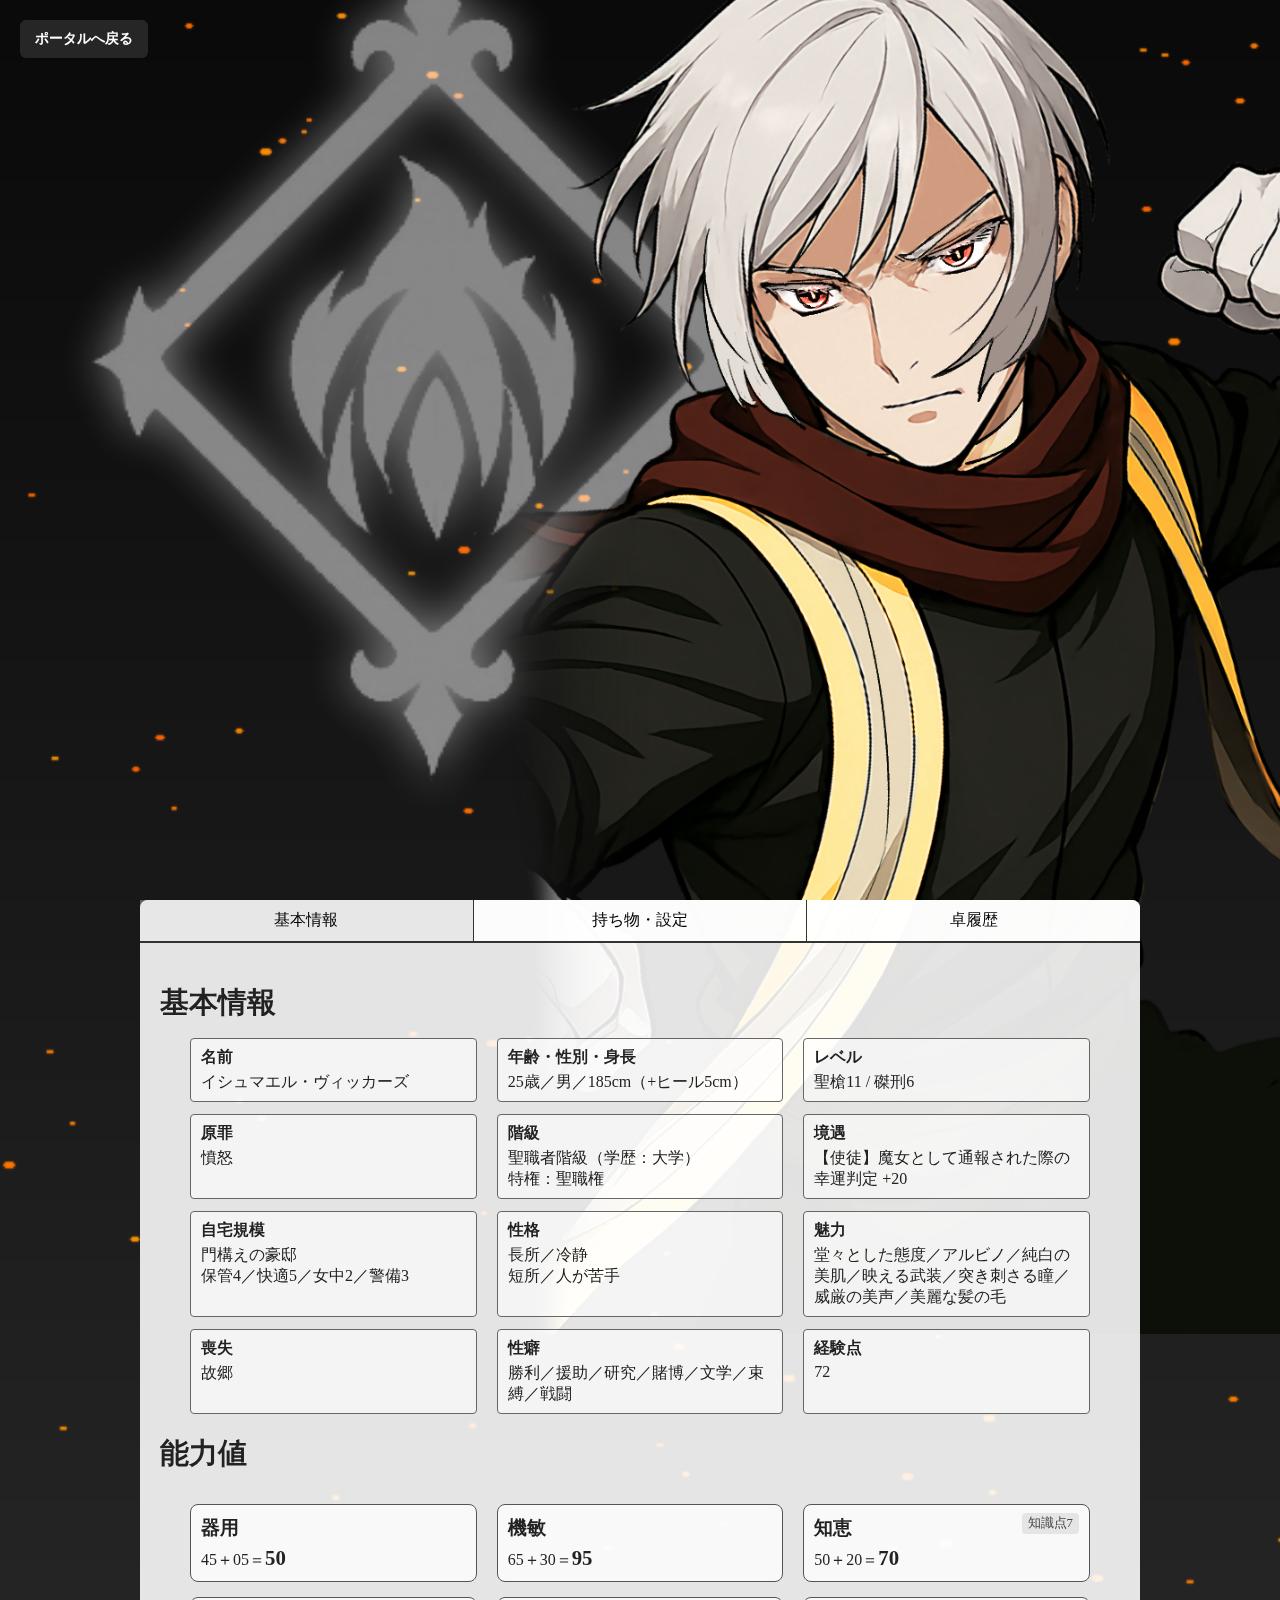
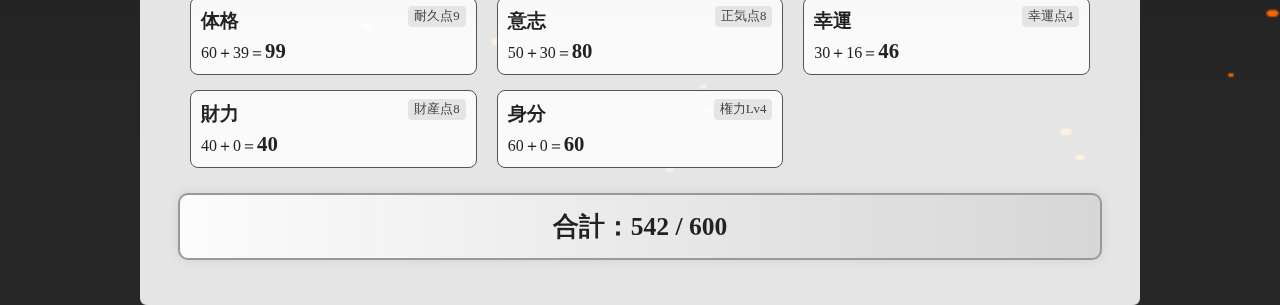
<file: PC-Ishmael/ishmael.html>
<!DOCTYPE html>

<html lang="ja">
<head>
<meta charset="utf-8"/>
<meta content="width=device-width, initial-scale=1" name="viewport"/>
<title>イシュマエル キャラシート</title>
<style>
body {
  margin: 0;
  font-family: "Yu Mincho", serif;
  color: #222;
  background: #fff;
  overflow-x: hidden;
}

/* --- ヒーロー画像 --- */
.hero {
  position: relative;
  height: 100vh;
  overflow: hidden;
}
.hero img {
  position: fixed;
  top: -100px;
  right: -5%;
  width: 70%;
  height: auto;
  object-fit: contain;
  z-index: 1;
  pointer-events: none;
  transform: translate(0, 0);
}
.hero-text {
  position: relative;
  z-index: 10;
  height: 100%;
  display: flex;
  flex-direction: column;
  justify-content: center;
  padding-left: 15%;
  color: #ffffff;
  text-align: left;
  margin-left: 5%;
  max-width: 600px;
}

/* 名前（日本語） */
.hero-text h1 {
  font-size: 4.5em;              /* 大きくする */
  font-weight: bold;
  color: #ffffff;
  margin: 0.2em 0;
  text-shadow: 0 0 8px rgba(0, 0, 0, 0.7);
}

/* 英字名 */
.hero-text h2 {
  font-size: 2em;
  font-weight: normal;
  color: #cccccc;                /* グレーがかった色 */
  margin: 0.2em 0;
  text-shadow: 0 0 6px rgba(0, 0, 0, 0.6);
}

/* セリフ */
.hero-text p {
  font-size: 1.4em;
  font-style: italic;            /* 斜体 */
  color: #e0e0e0;
  margin: 0.5em 0 0 0;
  text-shadow: 0 0 5px rgba(0, 0, 0, 0.5);
}

.hero-text h1,
.hero-text h2,
.hero-text p {
  opacity: 0;
  transform: translateY(20px);
  animation: fadeSlideIn 0.8s ease forwards;
}

/* 表示順 */
.hero-text h1 { animation-delay: 0.2s; }
.hero-text h2 { animation-delay: 0.5s; }
.hero-text p  { animation-delay: 0.8s; }

@keyframes fadeSlideIn {
  to {
    opacity: 1;
    transform: translateY(0);
  }
}


/* --- 上に戻るボタン --- */
#backToTop {
  display: none;
  position: fixed;
  bottom: 30px;
  right: 30px;
  z-index: 999;
  background-color: rgba(50, 50, 50, 0.7);
  color: #fff;
  border: none;
  padding: 10px 15px;
  border-radius: 50%;
  font-size: 20px;
  cursor: pointer;
  transition: background-color 0.3s;
}
#backToTop:hover {
  background-color: rgba(20, 20, 20, 0.9);
}

/* 左上のポータルボタン */
.portal-button {
  position: fixed;
  top: 20px;
  left: 20px;
  z-index: 1000;
  background-color: rgba(50, 50, 50, 0.7);
  color: #fff;
  padding: 10px 15px;
  border-radius: 6px;
  font-size: 14px;
  text-decoration: none;
  font-weight: bold;
  transition: background-color 0.3s;
}
.portal-button:hover {
  background-color: rgba(20, 20, 20, 0.9);
}


/* --- タブセクション --- */
.tab-container {
  max-width: 1000px;
  margin: 0 auto;
  background: rgba(255,255,255,0.7);
  border-radius: 8px;
  position: relative;
  z-index: 5;
}
.tab-nav {
  display: flex;
  border-bottom: 2px solid #333;
  position: sticky;
  top: 0;
  background: rgba(255,255,255,0.95);
  z-index: 1000;
  border-radius: 8px 8px 0 0;
}
.tab-nav button {
  flex: 1;
  padding: 10px;
  cursor: pointer;
  background: transparent;
  border: none;
  border-right: 1px solid #333;
  font-size: 1rem;
}
.tab-nav button:last-child { border-right: none; }
.tab-nav button.active { background: rgba(200,200,200,0.4); }
.tab-content {
  padding: 20px;
  min-height: 500px;
  position: relative;
  z-index: 10;
  background: rgba(255,255,255,0.6);
  border-radius: 0 0 6px 6px;
}

/* --- 見出し --- */
.tab-content h3 {
  font-size: 1.8rem;
  font-weight: bold;
  margin: 20px 0 15px 0;
}

/* --- グリッド型基本情報 --- */
.info-grid {
  max-width: 900px;
  margin: 0 auto;
  display: grid;
  grid-template-columns: repeat(auto-fit, minmax(250px, 1fr));
  gap: 12px 20px;
}
.info-item {
  background: rgba(255,255,255,0.6);
  border: 1px solid #666;
  padding: 8px 10px;
  border-radius: 4px;
}
.info-item strong {
  display: block;
  font-weight: bold;
  margin-bottom: 4px;
}

/* --- 能力値カード --- */
.stats-grid {
  max-width: 900px;
  margin: 30px auto 0;
  display: grid;
  grid-template-columns: repeat(auto-fit, minmax(250px, 1fr));
  gap: 15px 20px;
}
.stat-card {
  background: rgba(255,255,255,0.8);
  border: 1px solid #555;
  border-radius: 8px;
  padding: 10px;
  position: relative;
}
.stat-card h4 { margin: 0; font-size: 1.2rem; }
.stat-values { margin-top: 5px; font-size: 1rem; }
.stat-values .final { font-weight: bold; font-size: 1.3rem; }
.bonus-tag {
  position: absolute;
  top: 8px;
  right: 10px;
  font-size: 0.8rem;
  color: #444;
  background: rgba(200,200,200,0.4);
  padding: 2px 6px;
  border-radius: 4px;
}

/* --- 合計値 --- */
.total-stat {
  max-width: 900px;
  margin: 25px auto;
  font-size: 1.6rem;
  font-weight: bold;
  text-align: center;
  padding: 14px 10px;
  border-radius: 10px;
  border: 2px solid #999;
  background: linear-gradient(to right, rgba(255,255,255,0.9), rgba(200,200,200,0.5));
  box-shadow: 0 0 10px rgba(160,160,160,0.3);
}

/* 履歴・装備リストなど */
details {
  border: 1px solid #999;
  border-radius: 5px;
  padding: 8px;
  margin-bottom: 10px;
  background: rgba(255,255,255,0.6);
}
summary { cursor: pointer; font-weight: bold; font-size: 1.1em; }
.log-detail { margin-top: 8px; padding-left: 10px; }

.equipment-list {
  max-width: 800px;
  margin: 0 auto;
}
.equipment-item {
  background: rgba(255,255,255,0.8);
  border: 1px solid #555;
  border-radius: 8px;
  margin-bottom: 15px;
}
.equipment-header {
  padding: 12px;
  font-size: 1.2rem;
  font-weight: bold;
  cursor: pointer;
  display: flex;
  justify-content: space-between;
  align-items: center;
}
.equipment-header:hover {
  background: rgba(0,0,0,0.05);
}
.equipment-content {
  display: none;
  padding: 15px;
  border-top: 1px solid #555;
}
.character-content {
  padding: 15px;
  border-top: 1px solid #555;
  background: rgba(255,255,255,0.8);
  border-radius: 8px;
}
.equipment-content table {
  width: 100%;
  border-collapse: collapse;
  margin-bottom: 12px;
}
.equipment-content td {
  padding: 8px 10px;
  border-bottom: 1px solid #aaa;
  font-size: 1rem;
}
.equipment-content td:nth-child(odd) {
  font-weight: bold;
  width: 25%;
}
.equipment-content p {
  margin: 0;
  padding: 10px;
  background: rgba(240,240,240,0.7);
  border-radius: 5px;
  font-size: 0.95rem;
  line-height: 1.5;
}
.note { color: blue; cursor: pointer; text-decoration: underline; }
.note-text { background: rgba(240,240,240,0.8); padding: 8px; border-radius: 5px; margin-top: 8px; }

/* --- 卓履歴カード --- */
.log-card {
  border: 1px solid #999;
  border-radius: 8px;
  margin: 15px auto;
  max-width: 700px;
  background: rgba(255,255,255,0.8);
  overflow: hidden;
}
.log-header {
  font-weight: bold;
  padding: 12px;
  font-size: 1.1rem;
  cursor: pointer;
  border-bottom: 1px solid #ccc;
  background: rgba(240,240,240,0.9);
}
.log-body { display: none; padding: 12px; }
.log-info {
  display: flex;
  flex-wrap: wrap;
  gap: 10px;
  margin-bottom: 10px;
}
.log-tag {
  display: inline-block;
  background: #eee;
  border: 1px solid #666;
  border-radius: 4px;
  padding: 3px 8px;
  font-weight: bold;
  margin-right: 5px;
}
.log-entry {
  display: flex;
  align-items: center;
  flex-wrap: nowrap;
  gap: 6px;
  margin-right: 15px;
  white-space: nowrap;
}
.log-comment {
  background: rgba(240,240,240,0.8);
  border-radius: 4px;
  padding: 10px;
  font-size: 0.95rem;
}
.highlight-gold .log-header { background: linear-gradient(to bottom, #f7f3df, #f7f3df); }
.highlight-npc .log-header { background: linear-gradient(to bottom, #ffffff, #ffffff); }



body, .hero, .tab-container {
  position: relative;
  z-index: 5;
}

/* 背景画像 */
.background-image {
  position: fixed;
  top: 30;
  left: 0;
  width: 200%;
  height: 200%;
  background: url('back.png') center center / cover no-repeat;
  z-index: 0;
}

/* 火の粉動画 */


/* コンテンツ全体は動画より前 */
body, .hero, .tab-container {
  position: relative;
  z-index: 5;
}

/* 従者・保管テーブル */
.storage-table {
    width: 100%;
    border-collapse: collapse;
    background: rgba(255, 255, 255, 0.7);
    border-radius: 8px;
    overflow: hidden;
}

.storage-table th, .storage-table td {
    padding: 8px 10px;
    border-bottom: 1px solid #ccc;
    text-align: left;
    font-size: 15px;
}

.storage-table th {
    background: rgba(0,0,0,0.1);
    font-weight: bold;
}

/* セクション全体 */
.storage-section {
    margin: 20px 0;
    padding: 15px;
    background: rgba(255,255,255,0.5);
    border-radius: 8px;
    box-shadow: 0 0 10px rgba(0,0,0,0.1);
}

.styled-table {
  width: 100%;
  max-width: 700px;
  table-layout: fixed;       /* 列幅を固定 */
  border-collapse: collapse;
  margin: 8px 0;
  font-size: 14px;
  text-align: center;
  background: rgba(255,255,255,0.8);
  border-radius: 6px;
  overflow: hidden;
}

.styled-table th,
.styled-table td {
  padding: 4px 6px;
  line-height: 1.3;
  white-space: normal;       /* 折り返し許可 */
  vertical-align: middle;
}

.styled-table thead th:nth-child(1) {
  width: 35%;                /* 名称列を広めに */
}
.styled-table thead th:nth-child(2),
.styled-table thead th:nth-child(3),
.styled-table thead th:nth-child(4),
.styled-table thead th:nth-child(5) {
  width: 12%;                /* 数字系の列を細く */
}

/* 保管品リスト専用 */
.styled-table.wide {
  table-layout: auto;    /* 列幅を内容に応じる */
}

.styled-table.wide th:nth-child(1) { width: 25%; }  /* 名称 */
.styled-table.wide th:nth-child(2) { width: 10%; }  /* 価値 */
.styled-table.wide th:nth-child(3) { width: 15%; }  /* 重さ */
.styled-table.wide th:nth-child(4) { width: 50%; }  /* 備考（広め） */

.note-box {
  margin-top: 6px;
  font-size: 12px;
  color: #333;
  background: rgba(255,255,255,0.6);
  padding: 6px 8px;
  border-radius: 4px;
  line-height: 1.4;
}

/* 背景とキャラの間に置くsin_wrathアイコン */
.wrath-icon {
  position: fixed;
  top: -10%;
  left: 0;
  width: 70%;
  height: auto;
  opacity: 0.5;
  z-index: 1; /* 背景より前、キャラより後ろ */
  pointer-events: none;
}

html, body {
  background-color: #272727; /* 背景色を黒に */
}

@media (max-width: 768px) {
  /* hero全体を縦並びに */
  .hero {
    flex-direction: column;
    align-items: center;
    text-align: center;
  }

  /* キャラ画像 */
  .hero img {
    width: 100%;
    height: auto;
    max-width: none; /* スマホでは画面いっぱいに */
    object-fit: cover;
    object-position: center top; /* 画像の中央を見せる */
    margin-bottom: 1rem;
  }

  /* テキストエリア */
  .hero-text {
    padding: 0;
    margin: 0 auto;
    max-width: 90%;
    text-align: center;
  }

  .hero-text h1 {
    font-size: 2.2em;
    margin-bottom: 0.3em;
  }

  .hero-text h2 {
    font-size: 1.1em;
    margin-bottom: 0.5em;
  }

  .hero-text p {
    font-size: 1em;
  }

  /* 背景アイコンの調整（例: 左上固定） */
  .background-image {
    left: 50%;
    transform: translateX(-50%);
    top: 5%;
    width: 150%;
  }
}


  
</style>
</head>
<body>
<div class="background-image"></div>
<a href="https://moekasuash.github.io/TRPG/" class="portal-button">ポータルへ戻る</a>
<img src="sin_wrath.png" alt="Wrath Icon" class="wrath-icon">


<div class="hero">
<img alt="イシュマエル立ち絵" src="ishmael.png">
<div class="hero-text">
<h1>イシュマエル</h1>
<h2>Ishmael Vickers</h2>
<p>「振りかかる火の粉は、この手で払うまでだ」</p>
</div>
</div>
<button id="backToTop" title="ページ上部へ">▲</button>
<div class="tab-container">
<div class="tab-nav">
<button class="active" onclick="showTab('info', this)">基本情報</button>
<button onclick="showTab('items', this)">持ち物・設定</button>
<button onclick="showTab('history', this)">卓履歴</button>
</div>
<div class="tab-content" id="info">
<h3>基本情報</h3>
<div class="info-grid">
<div class="info-item"><strong>名前</strong>イシュマエル・ヴィッカーズ</div>
<div class="info-item"><strong>年齢・性別・身長</strong>25歳／男／185cm（+ヒール5cm）</div>
<div class="info-item"><strong>レベル</strong>聖槍11 / 磔刑6</div>
<div class="info-item"><strong>原罪</strong>憤怒</div>
<div class="info-item"><strong>階級</strong>聖職者階級（学歴：大学）<br/>特権：聖職権</div>
<div class="info-item"><strong>境遇</strong>【使徒】魔女として通報された際の幸運判定 +20</div>
<div class="info-item"><strong>自宅規模</strong>門構えの豪邸<br/>保管4／快適5／女中2／警備3</div>
<div class="info-item"><strong>性格</strong>長所／冷静<br/>短所／人が苦手</div>
<div class="info-item"><strong>魅力</strong>堂々とした態度／アルビノ／純白の美肌／映える武装／突き刺さる瞳／威厳の美声／美麗な髪の毛</div>
<div class="info-item"><strong>喪失</strong>故郷</div>
<div class="info-item"><strong>性癖</strong>勝利／援助／研究／賭博／文学／束縛／戦闘</div>
<div class="info-item"><strong>経験点</strong>72</div>
</div>
<h3>能力値</h3>
<div class="stats-grid">
<div class="stat-card"><h4>器用</h4>
<div class="stat-values"><span>45</span>＋<span>05</span>＝<span class="final">50</span></div>
</div>
<div class="stat-card"><h4>機敏</h4>
<div class="stat-values"><span>65</span>＋<span>30</span>＝<span class="final">95</span></div>
</div>
<div class="stat-card"><h4>知恵</h4>
<div class="bonus-tag">知識点7</div>
<div class="stat-values"><span>50</span>＋<span>20</span>＝<span class="final">70</span></div>
</div>
<div class="stat-card"><h4>体格</h4>
<div class="bonus-tag">耐久点9</div>
<div class="stat-values"><span>60</span>＋<span>39</span>＝<span class="final">99</span></div>
</div>
<div class="stat-card"><h4>意志</h4>
<div class="bonus-tag">正気点8</div>
<div class="stat-values"><span>50</span>＋<span>30</span>＝<span class="final">80</span></div>
</div>
<div class="stat-card"><h4>幸運</h4>
<div class="bonus-tag">幸運点4</div>
<div class="stat-values"><span>30</span>＋<span>16</span>＝<span class="final">46</span></div>
</div>
<div class="stat-card"><h4>財力</h4>
<div class="bonus-tag">財産点8</div>
<div class="stat-values"><span>40</span>＋<span>0</span>＝<span class="final">40</span></div>
</div>
<div class="stat-card"><h4>身分</h4>
<div class="bonus-tag">権力Lv4</div>
<div class="stat-values"><span>60</span>＋<span>0</span>＝<span class="final">60</span></div>
</div>
</div>
<div class="total-stat">合計：542 / 600</div>
</div>
<div class="tab-content" id="items" style="display:none">
 <h3>
  装備
 </h3>
 <div class="equipment-list">
  <div class="equipment-item">
   <div class="equipment-header" onclick="toggleEquipment(this)">
    武器：格闘
    <span>
     ＋
    </span>
   </div>
   <div class="equipment-content">
    <table>
     <tr>
      <td>
       重量
      </td>
      <td>
       なし
      </td>
     </tr>
     <tr>
      <td>
       装備箇所
      </td>
      <td>
       両手
      </td>
     </tr>
     <tr>
      <td>
       射程
      </td>
      <td>
       0～1PT
      </td>
     </tr>
     <tr>
      <td>
       攻撃力
      </td>
      <td>
       3（体格99）
      </td>
     </tr>
    </table>
    <p>
     攻撃力は「体格 ÷ 30」となる。
     <br/>
     「急所狙い」「腕狙い」「足狙い」「気絶狙い」を行った場合、命中判定に＋5のボーナス。
    </p>
   </div>
  </div>
  <div class="equipment-item">
   <div class="equipment-header" onclick="toggleEquipment(this)">
    防具：カソック
    <span>
     ＋
    </span>
   </div>
   <div class="equipment-content">
    <table>
     <tr>
      <td>
       種別
      </td>
      <td>
       非金属鎧
      </td>
     </tr>
     <tr>
      <td>
       重量
      </td>
      <td>
       0
      </td>
     </tr>
     <tr>
      <td>
       防御力
      </td>
      <td>
       0
      </td>
     </tr>
    </table>
    <p>
     聖職者の装束。
    </p>
   </div>
  </div>
 </div>

<h3>
  所持品
 </h3>
 <div class="equipment-list">
  <div class="equipment-item">
   <div class="equipment-header" onclick="toggleEquipment(this)">
    フリントロック拳銃
    <span>
     ＋
    </span>
   </div>
   <div class="equipment-content">
    <table>
     <tr>
      <td>
       種別
      </td>
      <td>
       武器（片手）
      </td>
     </tr>
     <tr>
      <td>
       価値
      </td>
      <td>
       4
      </td>
     </tr>
     <tr>
      <td>
       重量
      </td>
      <td>
       10
      </td>
     </tr>
    </table>
    <p>
     インナーのベルトに提げる。自分が使うというよりは、緊急時同居人に渡す為に持っている。
    </p>
   </div>
  </div>
  <div class="equipment-item">
   <div class="equipment-header" onclick="toggleEquipment(this)">
    魔法の万年筆
    <span>
     ＋
    </span>
   </div>
   <div class="equipment-content">
    <table>
     <tr>
      <td>
       種別
      </td>
      <td>
       非消耗品
      </td>
     </tr>
     <tr>
      <td>
       価値
      </td>
      <td>
       非売
      </td>
     </tr>
     <tr>
      <td>
       重量
      </td>
      <td>
       1
      </td>
     </tr>
    </table>
    <p>
     見た目は普通の万年筆だが、魔女が念じることで『魔女の箒』と同等の効果を発揮する。
         インクが切れないという地味に便利な効果つき。（作成者：冬弥さん）
    </p>
   </div>
  </div>
  <div class="equipment-item">
   <div class="equipment-header" onclick="toggleEquipment(this)">
    カヴェルシンボル
    <span>
     ＋
    </span>
   </div>
   <div class="equipment-content">
    <table>
     <tr>
      <td>
       種別
      </td>
      <td>
       非消耗品
      </td>
     </tr>
     <tr>
      <td>
       価値
      </td>
      <td>
       2
      </td>
     </tr>
     <tr>
      <td>
       重量
      </td>
      <td>
       1
      </td>
     </tr>
    </table>
    <p>
     特になし。
    </p>
   </div>
  </div>
  <div class="equipment-item">
   <div class="equipment-header" onclick="toggleEquipment(this)">
    懐中時計
    <span>
     ＋
    </span>
   </div>
   <div class="equipment-content">
    <table>
     <tr>
      <td>
       種別
      </td>
      <td>
       非消耗品
      </td>
     </tr>
     <tr>
      <td>
       価値
      </td>
      <td>
       ？
      </td>
     </tr>
     <tr>
      <td>
       重量
      </td>
      <td>
       1
      </td>
     </tr>
    </table>
    <p>
     誕生日プレゼントで貰った懐中時計。だいたい懐に入れている。
    </p>
   </div>
 </div>
  </div>
  <div class="total-stat">
   総合重量：13 / 99
  </div>
 <h3>
  自宅保管
 </h3>
 <div class="equipment-list">
  <div class="equipment-item">
   <div class="equipment-header" onclick="toggleEquipment(this)">
    従者一覧
    <span>
     ＋
    </span>
   </div>
   <div class="equipment-content">
    <table class="styled-table">
     <thead>
      <tr>
       <th>
        名称
       </th>
       <th>
        価値
       </th>
       <th>
        耐
       </th>
       <th>
        防
       </th>
       <th>
        正
       </th>
      </tr>
     </thead>
     <tbody>
      <tr>
       <td>
        女中
       </td>
       <td>
        2
       </td>
       <td>
        2
       </td>
       <td>
        0
       </td>
       <td>
        2
       </td>
      </tr>
      <tr>
       <td>
        女中
       </td>
       <td>
        2
       </td>
       <td>
        2
       </td>
       <td>
        0
       </td>
       <td>
        2
       </td>
      </tr>
      <tr>
       <td>
        警備員
       </td>
       <td>
        2
       </td>
       <td>
        4
       </td>
       <td>
        3
       </td>
       <td>
        4
       </td>
      </tr>
      <tr>
       <td>
        警備員
       </td>
       <td>
        2
       </td>
       <td>
        4
       </td>
       <td>
        3
       </td>
       <td>
        4
       </td>
      </tr>
      <tr>
       <td>
        警備員
       </td>
       <td>
        1※
       </td>
       <td>
        4
       </td>
       <td>
        3
       </td>
       <td>
        4
       </td>
      </tr>
      <tr>
       <td>
        秘書
       </td>
       <td>
        2※
       </td>
       <td>
        2
       </td>
       <td>
        0
       </td>
       <td>
        3
       </td>
      </tr>
      <tr>
       <td>
        ベルノルト＊
       </td>
       <td>
        1※
       </td>
       <td colspan="3">
        (同居PC: 紫咲さん、価値は「女中」準拠)
       </td>
      </tr>
      <tr>
       <td>
        スヴェン＊
       </td>
       <td>
        1※
       </td>
       <td colspan="3">
        (同居PC: 冬弥さん、価値は「女中」準拠)
       </td>
      </tr>
     </tbody>
    </table>
    <div class="note-box">
     <p>
      ＊「ベルノルト」は同居PC（紫咲さん）、「スヴェン」は冬弥さんのPC。価値は「女中」準拠。
     </p>
     <p>
      ※「従者の部屋」の効果で従者4名の価値－1
     </p>
    </div>
   </div>
  </div>
 </div>

<div class="equipment-list">
  <div class="equipment-item">
   <div class="equipment-header" onclick="toggleEquipment(this)">
    保管品リスト
    <span>
     ＋
    </span>
   </div>
   <div class="equipment-content">
    <table class="styled-table wide">
     <thead>
      <tr>
       <th>
        名称
       </th>
       <th>
        価値
       </th>
       <th>
        重さ
       </th>
       <th>
        備考
       </th>
      </tr>
     </thead>
     <tbody>
      <tr>
       <td>
        解毒薬
       </td>
       <td>
        4
       </td>
       <td>
        5
       </td>
       <td>
       </td>
      </tr>
      <tr>
       <td>
        解毒薬
       </td>
       <td>
        4
       </td>
       <td>
        5
       </td>
       <td>
       </td>
      </tr>
      <tr>
       <td>
        治療薬
       </td>
       <td>
        2
       </td>
       <td>
        5
       </td>
       <td>
       </td>
      </tr>
      <tr>
       <td>
        従者の部屋
       </td>
       <td>
        2
       </td>
       <td>
        運搬不可
       </td>
       <td>
        待機させている従者の価値を-1軽減（家の「保管」と同値まで）
       </td>
      </tr>
      <tr>
       <td>
        秘密の自室
       </td>
       <td>
        5
       </td>
       <td>
        運搬不可
       </td>
       <td>
        -20ペナルティで捜索判定に成功しないと見つからない。価値+1でプレイルーム機能つき
       </td>
      </tr>
     </tbody>
    </table>
   </div>
  </div>
 </div>

 <div class="total-stat">
  総合保管：24 / 32
 </div>

 <h3>
  キャラクター設定
 </h3>
 <div class="equipment-list">
  <div class="equipment-item">
   <div class="character-content" style="display:block;">
    <p>
     首都から遠く離れた寒村の教会に住み込んでいる聖職者。
     <br/>
     中短髪で切り揃えられた白い髪、白い肌に赤い瞳を持つアルビノ。
     <br/>
     項に烙印を持ち、後頭部・首・背中・肩に向かって広がる。一応カソック・襟足・マフラーで隠せているものの、近頃は保険として包帯を首に巻いている。
     <br/>
     少年期にひん曲がったことでわりと人間的にだめだったが、色々あって性格が若干（ものすごく）丸まった。
     <br/>
     良くも悪くも直進行軍。まっすぐ行ってぶっとばす。そのわりに変なところでうじうじしてることもあるので、故障かな？と思ったら４５度くらい角度つけて頬を張っ倒してください。
     <br/>
     世話焼いて守り通すことが好意の発露だと思ってる節が結構ある。ありていに言うとバブみ。他人にオギャられるのは好ましいこととして受け取る反面、自分がオギャることには抵抗がなくもない。
     <br/>
     無駄に威圧的な言動は身に染み付いた癖のようなもの。不機嫌そうな真顔をしていることが多く寄りつき難い。最近はこれでもかなり表情豊かになったほう。
     <br/>
     紆余曲折を経て友人２人を教会においている。性格が丸くなったのはだいたいこの２人のおかげ。
    </p>
   </div>
  </div>
 </div>

 <details style="max-width:800px; margin:20px auto;">
  <summary style="cursor:pointer; font-weight:bold;">
   PC稼働していた頃の旧説明
  </summary>
  <div style="margin-top:10px; background:rgba(255,255,255,0.8); padding:10px; border-radius:5px; font-size:0.9rem;">
   <!-- ここに旧説明文を記入 -->
   首都から遠く離れた寒村の教会に住み込んでいる聖職者。白い肌に淀んだ赤色の瞳、白い長髪。
   <br/>
   幼くして教会に預けられ、幼少期からずっと教会関連のドロドロした内情とアルビノに対する差別に晒されて生きてきた。そんなわけで人格にかなり問題がある。
   <br/>
   少年期にひん曲がったことでわりと人間的にだめだったが、魔女になってからある程度他人と交流を持ち、色々あって性格が若干（ものすごく）丸まった。コミュニケーションだいじ。
   <br/>
   なんやかんやあって、現在は前述の新米魔女を自身の客分として教会に引き取っている。
   <br/>
   更になんやかんやあって、もう一人友達が教会に住み着いた。なんだこれは。
   <br/>
  </div>
</details>


</div>
<div class="tab-content" id="history" style="display:none">
<h3>シナリオ履歴</h3>
<div class="log-card highlight-gold">
<div class="log-header" onclick="toggleLog(this)">琥珀（2016/06/01）</div>
<div class="log-body">
<div class="log-info"><div class="log-entry"><span class="log-tag">同行</span> スヴェン・アダルベルト</div>
<div class="log-entry"><span class="log-tag">GM</span> むらさん</div>
<div class="log-entry"><span class="log-tag">ED</span> NORMAL 1 - 《戯言スピーカー》</div></div>
<div class="log-comment">解決した……？いやしてない。危うい日常が戻ってきた。<br/>
どうなるかは神のみぞ知るって感じ</div>
</div>
</div>
<div class="log-card highlight-gold">
<div class="log-header" onclick="toggleLog(this)">金の楽譜（2016/02/21）</div>
<div class="log-body">
<div class="log-info"><div class="log-entry"><span class="log-tag">同行</span> スヴェン・アダルベルト</div>
<div class="log-entry"><span class="log-tag">GM</span> むらさん</div>
<div class="log-entry"><span class="log-tag">ED</span> ED　OPEN　B - 《変わらぬ日常》</div></div>
<div class="log-comment">ﾝﾝﾝﾝﾝ夢オチィィィィーーーーーーーー<br/>
今は平和！今は平和！！！！！</div>
</div>
</div>
<div class="log-card highlight-npc">
<div class="log-header" onclick="toggleLog(this)">Hopes Bright（2015/12/12） - NPC登場（PC卒業シナリオ）</div>
<div class="log-body">
<div class="log-info"><div class="log-entry"><span class="log-tag">PC</span> スヴェン・アダルベルト、ベルノルト・アインハルト</div>
<div class="log-entry"><span class="log-tag">GM</span> 比企</div>
<div class="log-entry"><span class="log-tag">ED</span> ED2 EX - "φιλανθρωπία"</div></div>
<div class="log-comment">想定してたどのエンドよりもいい感じで終わりました。（２回目）<br/>
なんかもうやりたいこと全部やった。（２回目）<br/>
お前はいい友達を持ったなあ……初稼働のときこんなことになるなんて思ってもみなかったぞ……。</div>
</div>
</div>
<div class="log-card">
<div class="log-header" onclick="toggleLog(this)">夢浮橋（2015/12/02）</div>
<div class="log-body">
<div class="log-info"><div class="log-entry"><span class="log-tag">同行</span> ベルノルト・アインハルト、フィラ・リシャーニー</div>
<div class="log-entry"><span class="log-tag">GM</span> 冬弥</div>
<div class="log-entry"><span class="log-tag">ED</span> END-EX『LOOK AROUND』</div></div>
<div class="log-comment">ス君をｶﾞｯてしてﾊﾞｰｯてしてﾜｰｯてした！！！！！！！！<br/>
ﾊｱｰｯてなったしｱｱｰｯてなったしほんとｳｵｱｰ　人は萌えすぎると言語野が破壊される<br/>
魔女バレして逃げ出したス君を捕獲して家に拉致りました。友人コレクターか</div>
</div>
</div>
<div class="log-card">
<div class="log-header" onclick="toggleLog(this)">Sick Murder Cases.（2015/10/31）</div>
<div class="log-body">
<div class="log-info"><div class="log-entry"><span class="log-tag">同行</span> スヴェン・エーケダール</div>
<div class="log-entry"><span class="log-tag">GM</span> むらさん</div>
<div class="log-entry"><span class="log-tag">ED</span> TRUE END - 蛇之眼</div></div>
<div class="log-comment">マモレナカッタ……（２人くらい）　でもやることはやった。後悔はない。<br/>
些事ですが全てを思い出しました。ありがとうございます。<br/>
さらばハルさん……</div>
</div>
</div>
<div class="log-card">
<div class="log-header" onclick="toggleLog(this)">告明鳥（2015/10/31）</div>
<div class="log-body">
<div class="log-info"><div class="log-entry"><span class="log-tag">同行</span> フィラ・リシャーニー、ベルノルト・アインハルト</div>
<div class="log-entry"><span class="log-tag">GM</span> 冬弥</div>
<div class="log-entry"><span class="log-tag">ED</span> TRUE - 裏　『Pullet』</div></div>
<div class="log-comment">お前がママになるんだよォ！！（ここで花嫁）<br/>
どこのくっ殺かなって感じのムーブしながら気障っ子を確保したりした。<br/>
このゴリラなんでジルさんにやたらと突っかかるんだろう。反抗期かな？</div>
</div>
</div>
<div class="log-card">
<div class="log-header" onclick="toggleLog(this)">求めた末に（2015/09/25）</div>
<div class="log-body">
<div class="log-info"><div class="log-entry"><span class="log-tag">同行</span> スヴェン・エーケダール</div>
<div class="log-entry"><span class="log-tag">GM</span> むらさん</div>
<div class="log-entry"><span class="log-tag">ED</span> TRUE - 裏　『To be continued　　A.V.』</div></div>
<div class="log-comment">捨てられたおーちゃんが大暴走！困ったワールさんが助けを求めてきたぞ！<br/>
でも話聞いてるとあのそれ１２０％ワールさんが原因……ｱｯﾊｲ……とりあえずおーちゃんの沈静化には穏やかな方法で成功。<br/>
戦闘で死んだと思ったがそんな事は無かったぜ。<br/>
そして本性を現すクレイジーサイコハルさん。次回に！つづく！！</div>
</div>
</div>
<div class="log-card">
<div class="log-header" onclick="toggleLog(this)">君の面影を（2015/09/24）</div>
<div class="log-body">
<div class="log-info"><div class="log-entry"><span class="log-tag">同行</span> スヴェン・エーケダール</div>
<div class="log-entry"><span class="log-tag">GM</span> むらさん</div>
<div class="log-entry"><span class="log-tag">ED</span> TRUE　『レオニード』</div></div>
<div class="log-comment">休暇という名目で放り出された町に昔の姿をしたワールさんが！<br/>
その後ワールさんのおホ……お友達の蘇生を手伝わされたおはなし。<br/>
ワールさんは生き返ったお友達と恋人になるそうだ。おーちゃん……。</div>
</div>
</div>
<div class="log-card">
<div class="log-header" onclick="toggleLog(this)">真（2015/06/14）</div>
<div class="log-body">
<div class="log-info"><div class="log-entry"><span class="log-tag">同行</span> スヴェン・エーケダール、エルテ・ミューゼロット</div>
<div class="log-entry"><span class="log-tag">GM</span> むらさん</div>
<div class="log-entry"><span class="log-tag">ED</span> GOOD S - 「誠」</div></div>
<div class="log-comment">消えたベルくんをさがせ！なんか色々えらいことになってんぞ！<br/>
なんとか誰一人殺さずベル君救出した。いろんな柵が手に馴染んだようなイシュマだった。<br/>
きみはそのままでいいんだよ！！！そのままのきみがすきだよ！！！！！！</div>
</div>
</div>
<div class="log-card">
<div class="log-header" onclick="toggleLog(this)">水鏡（2015/06/14）</div>
<div class="log-body">
<div class="log-info"><div class="log-entry"><span class="log-tag">同行</span> アンリ・ガスパール・アルフォンス・ノレ、ヴィーネ・アイレンベルク</div>
<div class="log-entry"><span class="log-tag">GM</span> 冬弥</div>
<div class="log-entry"><span class="log-tag">ED</span> END - 「水葬」</div></div>
<div class="log-comment">原罪シャッフル卓！楽しかった！<br/>
冬弥さんとこの子はみんなほっぺた伸ばしたい。オリヴィエさん可愛かった。<br/>
にょたまえるしたり設定掘りまくったりなんかいろいろ。ありがとうございました。</div>
</div>
</div>
<div class="log-card">
<div class="log-header" onclick="toggleLog(this)">騒がしき休日（2015/06/07）</div>
<div class="log-body">
<div class="log-info"><div class="log-entry"><span class="log-tag">同行</span> スヴェン・エーケダール、ツィータ・アンネリース・クリスタル</div>
<div class="log-entry"><span class="log-tag">GM</span> むらさん</div>
<div class="log-entry"><span class="log-tag">ED</span> 騒がしき休日　END - 「歯車壊して」</div></div>
<div class="log-comment">ヴィーネ・アイレンベルク<br/>
ああ＾～ロリショタ卓なんじゃぁ＾～<br/>
ゼバスさんがとてもゼバスさん。「遺品」で取りこぼした情報拾えてよかった！<br/>
放火魔神父は外側だけ子供に戻って目線が低かったのだ。</div>
</div>
</div>
<div class="log-card">
<div class="log-header" onclick="toggleLog(this)">神々の遺品（2015/05/31）</div>
<div class="log-body">
<div class="log-info"><div class="log-entry"><span class="log-tag">同行</span> スヴェン・エーケダール、ツィータ・アンネリース・クリスタル</div>
<div class="log-entry"><span class="log-tag">GM</span> むらむらむらさんさん</div>
<div class="log-entry"><span class="log-tag">ED</span> S END - 『遺し者遺されし者』</div></div>
<div class="log-comment">ゼバスさん（ゼバスさん） #ゼバスさん<br/>
黒山羊が絡むと精神的に弱くなるままだよ。<br/>
エルンスト君可愛かったぜ……EX行きたかった……_(┐「ε:)_</div>
</div>
</div>
<div class="log-card">
<div class="log-header" onclick="toggleLog(this)">消えた足（2015/04/12）</div>
<div class="log-body">
<div class="log-info"><div class="log-entry"><span class="log-tag">同行</span> スヴェン・エーケダール</div>
<div class="log-entry"><span class="log-tag">GM</span> むらむらむらさんさん</div>
<div class="log-entry"><span class="log-tag">ED</span> END EXTRA - 「七色変化の虹心」</div></div>
<div class="log-comment">絶対裏設定掘り出すマンみたいになってた。超楽しかった。<br/>
なんでこの神父こんな全方位に喧嘩売るんだろう。もうむらさんに足向けて寝れない。ごめんなさい。<br/>
私はみんなだいすきなんだ。NPC可愛かった。めでる。</div>
</div>
</div>
<div class="log-card">
<div class="log-header" onclick="toggleLog(this)">螺旋（2015/03/14）</div>
<div class="log-body">
<div class="log-info"><div class="log-entry"><span class="log-tag">同行</span> ベルノルト・アインハルト</div>
<div class="log-entry"><span class="log-tag">GM</span> 冬弥</div>
<div class="log-entry"><span class="log-tag">ED</span> TRUE ： 「諧調」</div></div>
<div class="log-comment">ス君は尊い（ここで安らかな顔をして息を引き取る）<br/>
ベルくんと喧嘩した結果彼への態度に一応の結論を見出せたイシュマであった。<br/>
関係トラブルチャートを振り直したりもしました。ス君の関係チャート両思い多くない？</div>
</div>
</div>
<div class="log-card">
<div class="log-header" onclick="toggleLog(this)">赤き路のその果に（2015/03/02）</div>
<div class="log-body">
<div class="log-info"><div class="log-entry"><span class="log-tag">同行</span> スヴェン・エーケダール</div>
<div class="log-entry"><span class="log-tag">GM</span> むらむらむらさんさん</div>
<div class="log-entry"><span class="log-tag">ED</span> TRUE 裏 ： 「華舞う路のその果てに」</div>
<div class="log-entry"><span class="log-tag">PC</span> PC的には複雑な心境だろうけどPL的には満足。</div></div>
<div class="log-comment">ベル君の母親を殺せっておはなし。ベルキチ兄貴久しぶりだな！！<br/>
エンディングであんなこと言ったけど！！！実際は言わねえぞ！！！言わねえからな！！！！！</div>
</div>
</div>
<div class="log-card highlight-npc">
<div class="log-header" onclick="toggleLog(this)">ミルキークォーツ（2015/02/21） - NPC登場</div>
<div class="log-body">
<div class="log-info"><div class="log-entry"><span class="log-tag">PC</span> スヴェン・エーケダール、エルテ・ミューゼロット、ベルノルト・アインハルト</div>
<div class="log-entry"><span class="log-tag">GM</span> 比企</div>
<div class="log-entry"><span class="log-tag">ED</span> END TRUE - 「火葬」</div></div>
<div class="log-comment">想定してたどのエンドよりもいい感じで終わりました。ありがとうありがとう。<br/>
なんかもうやりたいこと全部やった</div>
</div>
</div>
<div class="log-card">
<div class="log-header" onclick="toggleLog(this)">赤い糸（2015/02/14）</div>
<div class="log-body">
<div class="log-info"><div class="log-entry"><span class="log-tag">同行</span> スヴェン・エーケダール、エルテ・ミューゼロット</div>
<div class="log-entry"><span class="log-tag">GM</span> むらむらむらさんさん</div>
<div class="log-entry"><span class="log-tag">ED</span> END　TRUE - S 「そしてかくも日常は廻る」</div></div>
<div class="log-comment">ベル兄弟シナリオ。ス君とちょっと仲良くなった。エルテ君に捕捉された。<br/>
ベル君の後見人となる。テイクアウト。血は争えなかった。</div>
</div>
</div>
<div class="log-card">
<div class="log-header" onclick="toggleLog(this)">偏食のfratricide（2014/12/20）</div>
<div class="log-body">
<div class="log-info"><div class="log-entry"><span class="log-tag">同行</span> スヴェン・エーケダール、ベルノルト・アインハルト、クーレイズ＝E・キリングレイ</div>
<div class="log-entry"><span class="log-tag">GM</span> 水崎もあ</div></div>
<div class="log-comment">節制を司る聖者の石を回収せよとの命令。<br/>
ゲス３人に囲まれる新米魔女。でも最終的には彼もわりとやることやってた。<br/>
実際動かしてみたらイシュマエルわりとまともでした（こなみかん）</div>
</div>
</div>
</div>
<script>
function showTab(id, btn) {
  document.querySelectorAll('.tab-content').forEach(el=>el.style.display='none');
  document.getElementById(id).style.display='block';
  document.querySelectorAll('.tab-nav button').forEach(b=>b.classList.remove('active'));
  btn.classList.add('active');
}
function updateHeroImage() {
  const img = document.querySelector('.hero img');
  const scrollY = window.scrollY;
  // スクロールが増えるほど上へ動く（係数0.05は調整用）
  img.style.transform = `translate(5%, ${-scrollY * 0.3}px)`;
}
document.addEventListener('DOMContentLoaded', updateHeroImage);
window.addEventListener('scroll', updateHeroImage);

function toggleEquipment(header) {
  const content = header.nextElementSibling;
  const sign = header.querySelector('span');
  const isOpen = content.style.display === 'block';
  document.querySelectorAll('.equipment-content').forEach(c => c.style.display = 'none');
  document.querySelectorAll('.equipment-header span').forEach(s => s.textContent = '＋');
  if (!isOpen) {
    content.style.display = 'block';
    sign.textContent = '－';
  }
}

// 注釈クリック表示
document.addEventListener('click', function(e) {
  if (e.target.classList.contains('note')) {
    const key = e.target.dataset.note;
    const el = document.getElementById('note-' + key);
    if (el) {
      el.style.display = (el.style.display === 'none' || el.style.display === '') ? 'block' : 'none';
    }
  }
});

function toggleLog(header) {
  const allBodies = document.querySelectorAll('.log-body');
  const currentBody = header.nextElementSibling;
  const isOpen = currentBody.style.display === 'block';

  // すべて閉じる
  allBodies.forEach(body => body.style.display = 'none');

  // 押したカードが閉じていたら開く
  if (!isOpen) {
    currentBody.style.display = 'block';
  }
}
// 上に戻るボタン
const topBtn = document.getElementById('backToTop');
window.addEventListener('scroll', () => {
  if (window.scrollY > 200) {
    topBtn.style.display = 'block';
  } else {
    topBtn.style.display = 'none';
  }
});
topBtn.addEventListener('click', () => {
  window.scrollTo({ top: 0, behavior: 'smooth' });
});

window.addEventListener('scroll', () => {
  const scrollY = window.scrollY;
  const bg = document.querySelector('.background-image');
  // 逆方向に動かす: 下にスクロールすると背景が上に動く
  const offset = scrollY * -0.5;  // -0.2 は動きの速さ（調整可）
  bg.style.backgroundPosition = `center calc(150% + ${offset}px)`;
});

</script>
</body>
</html>
</file>
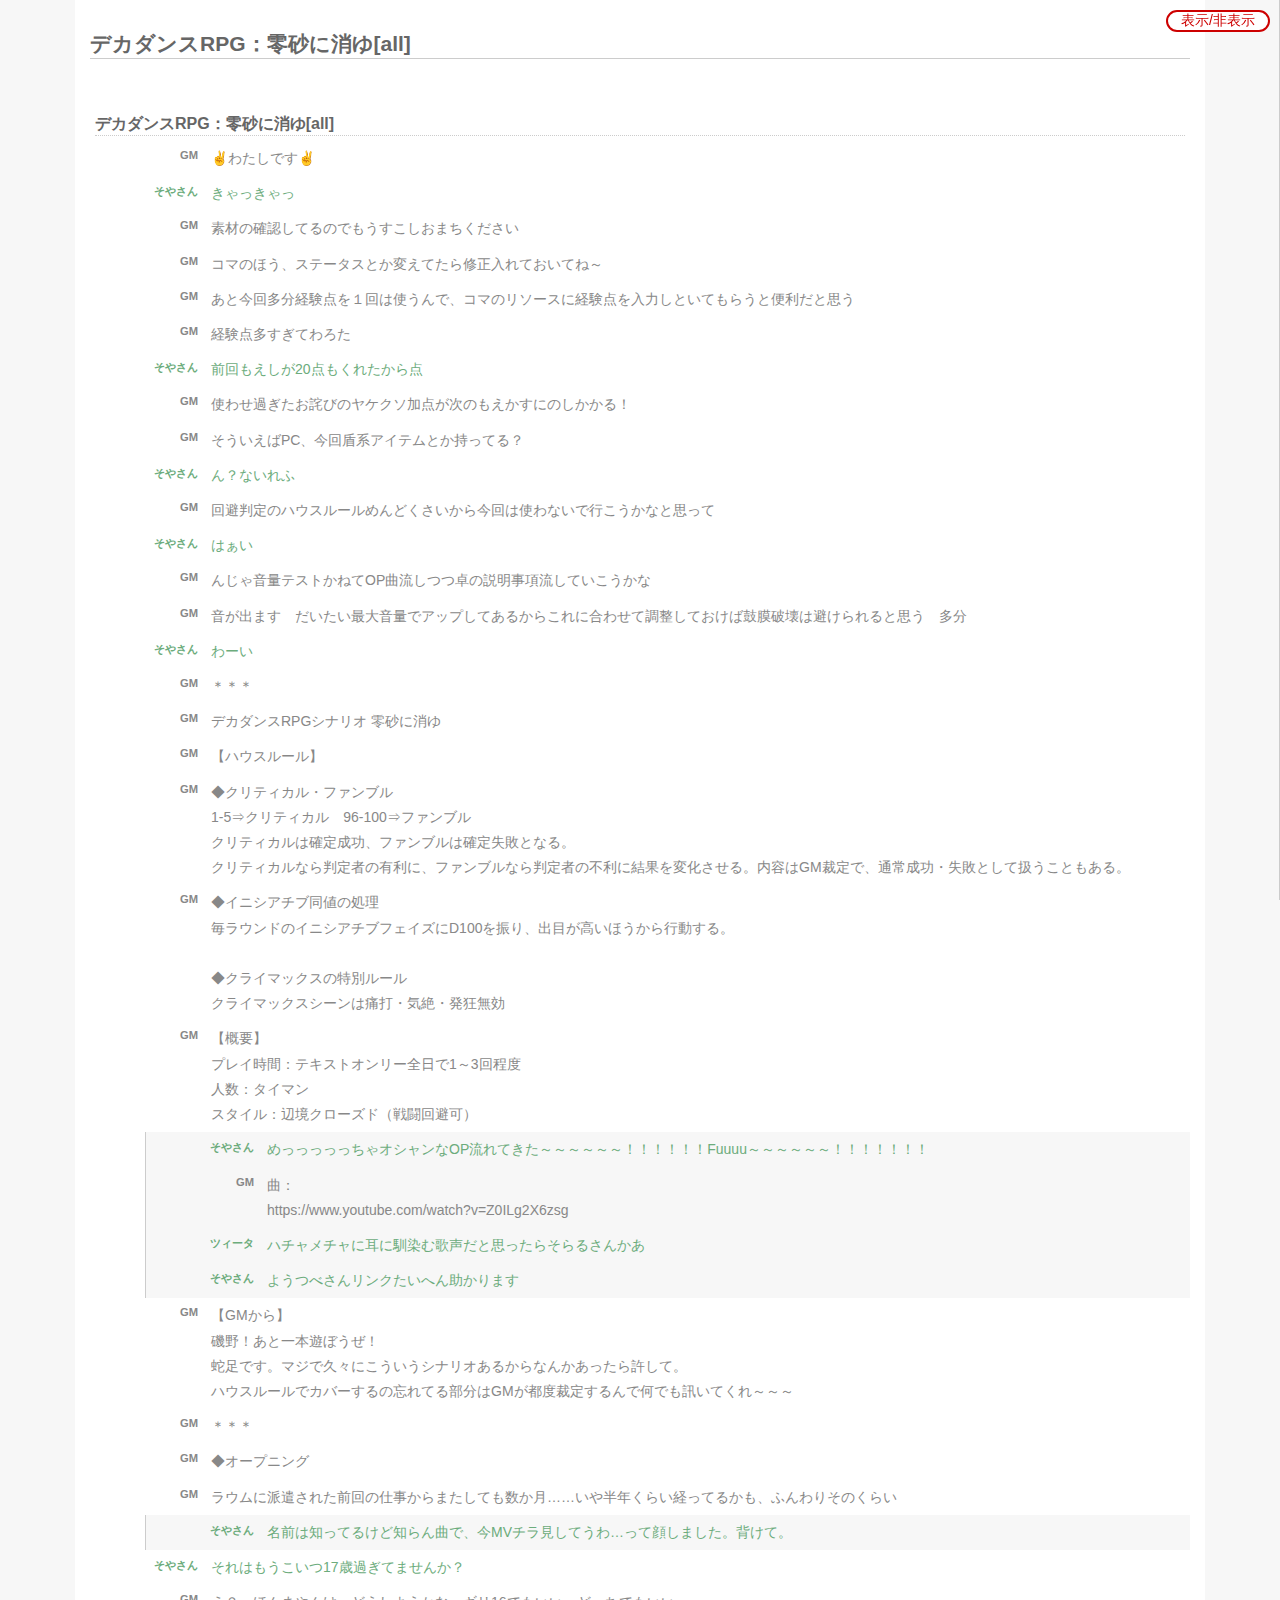
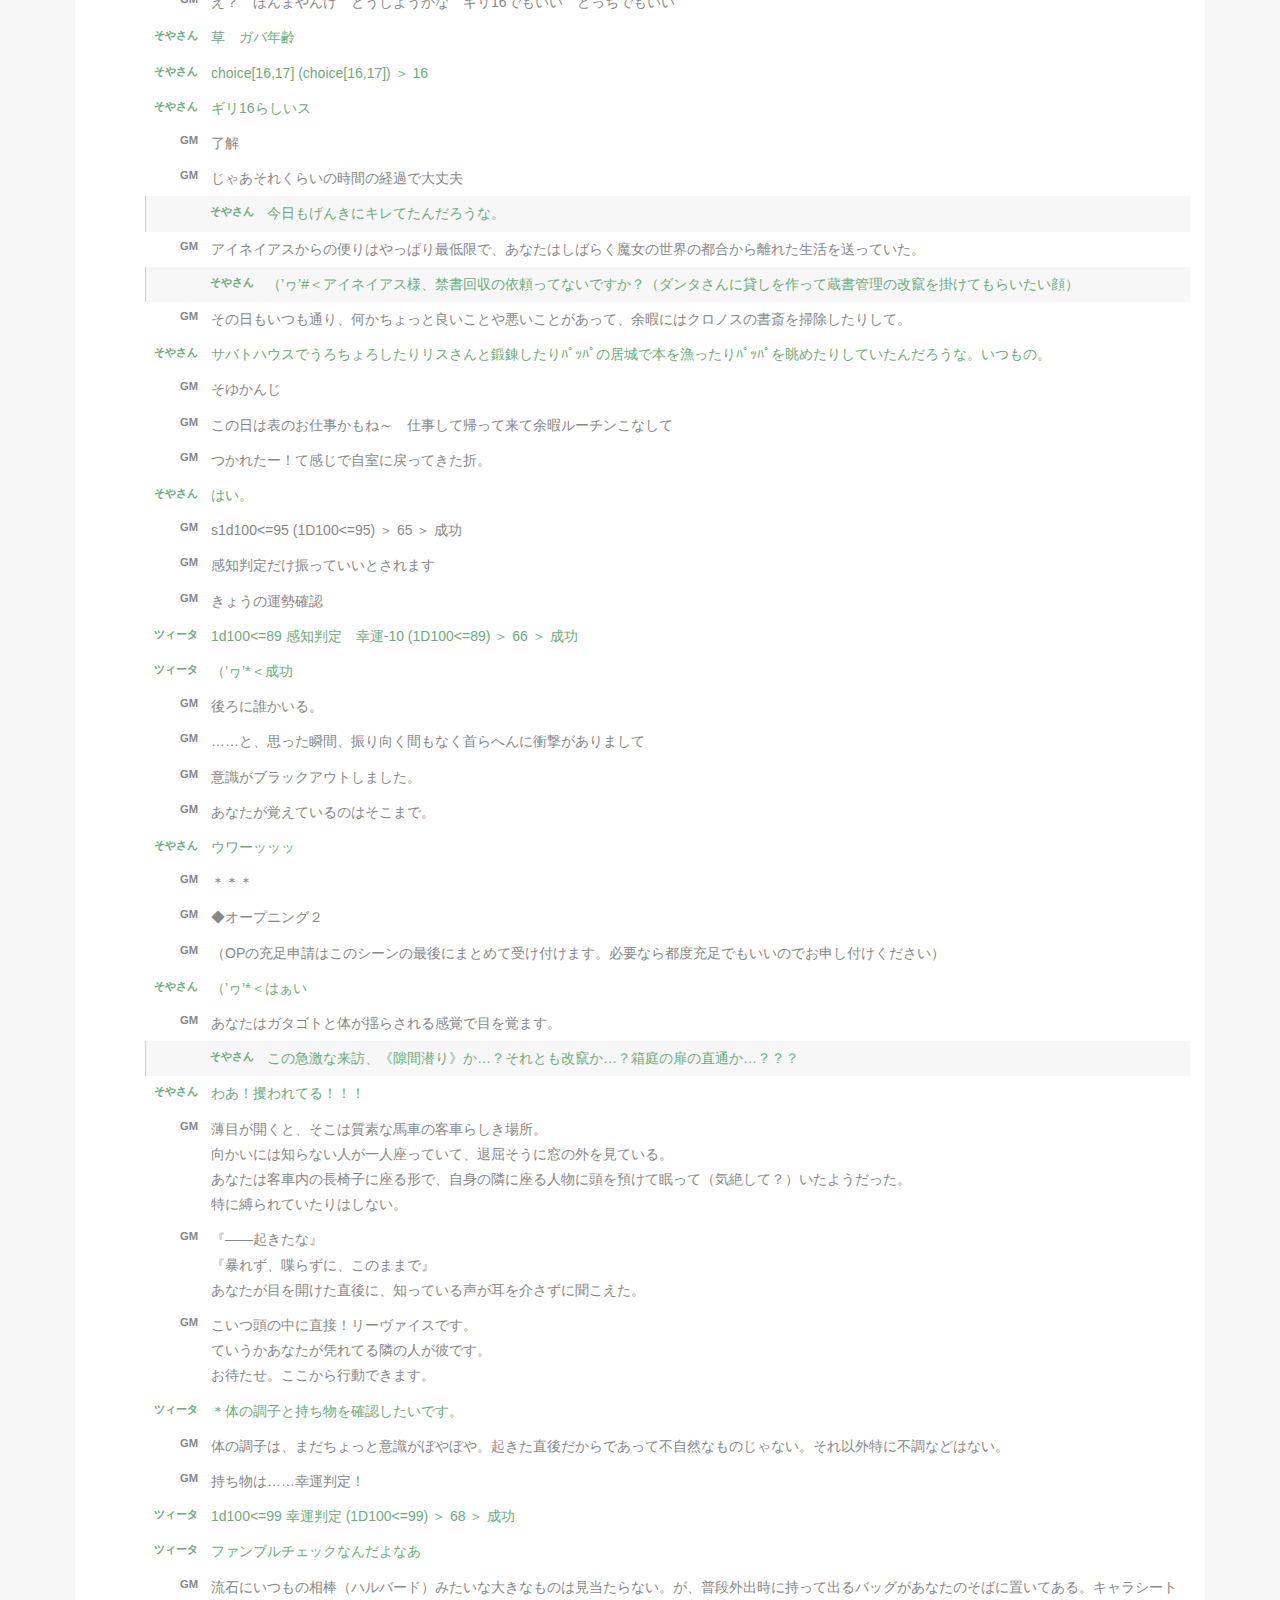
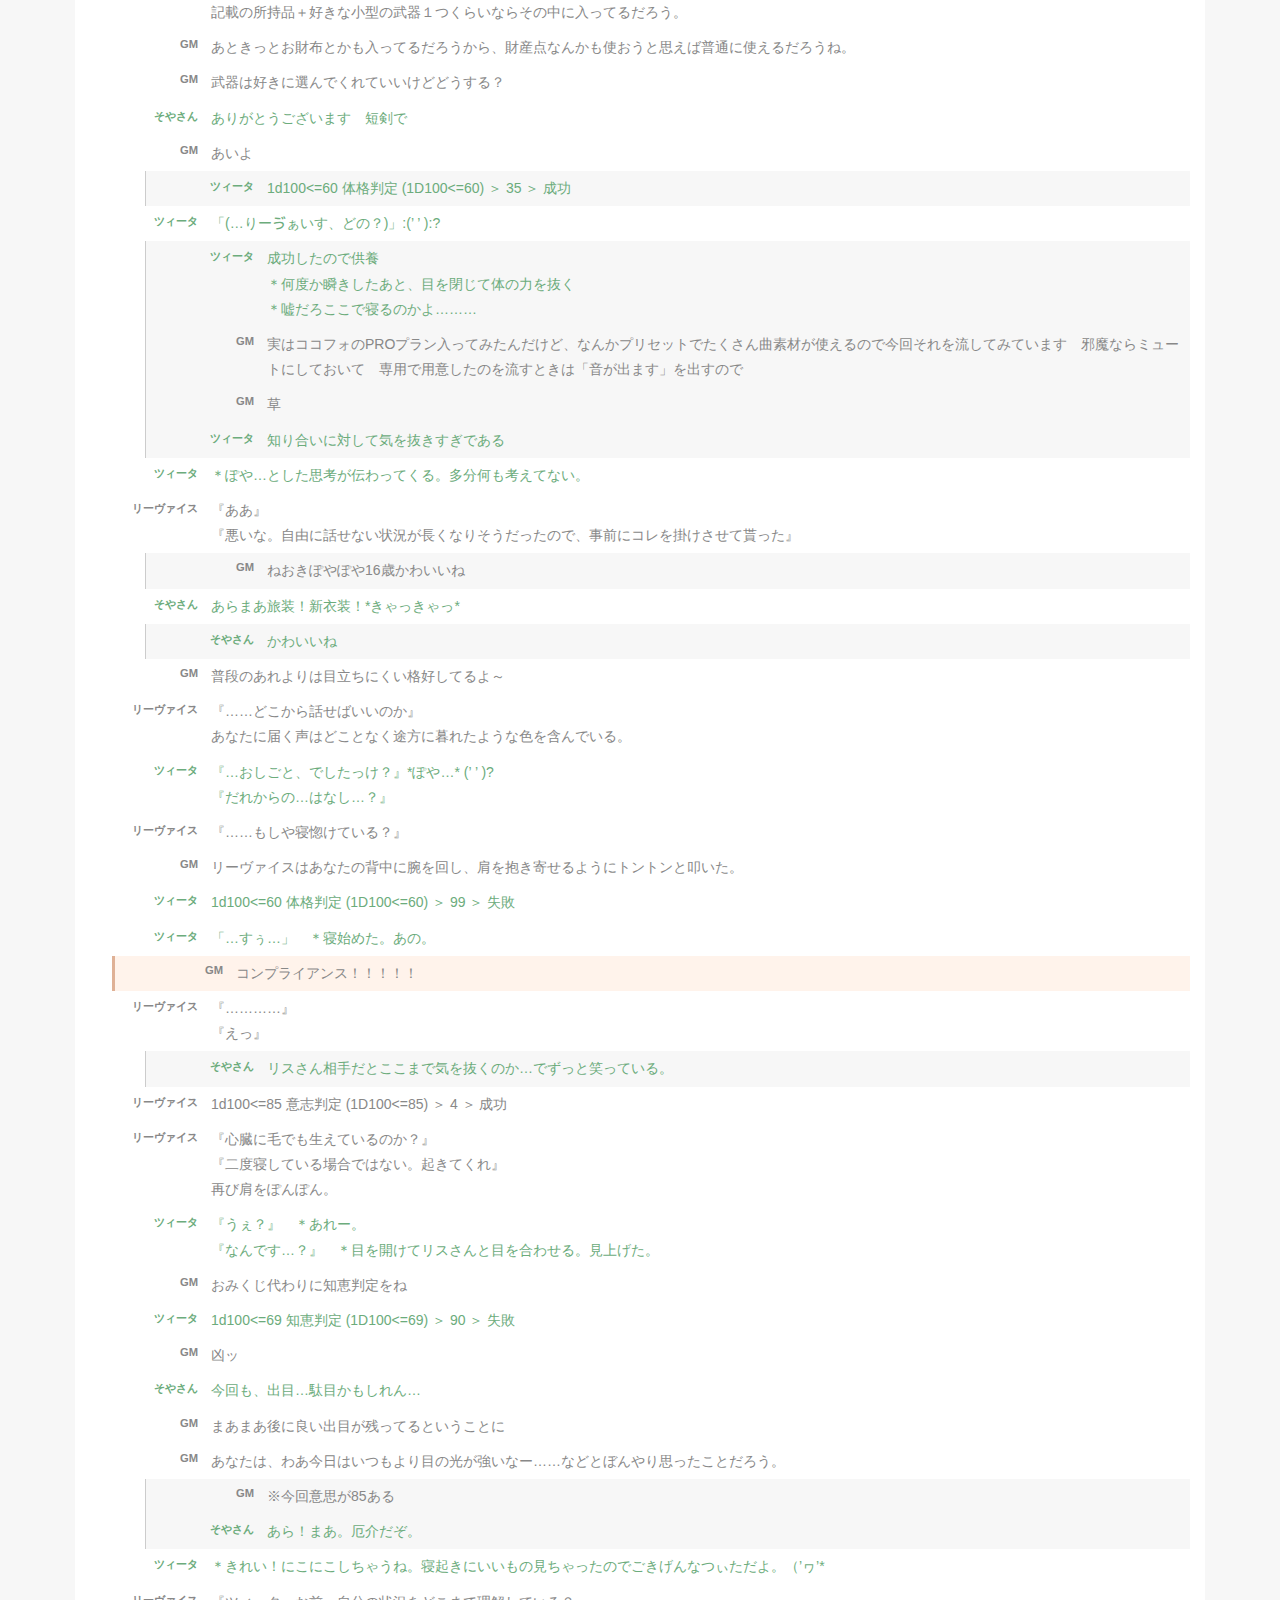
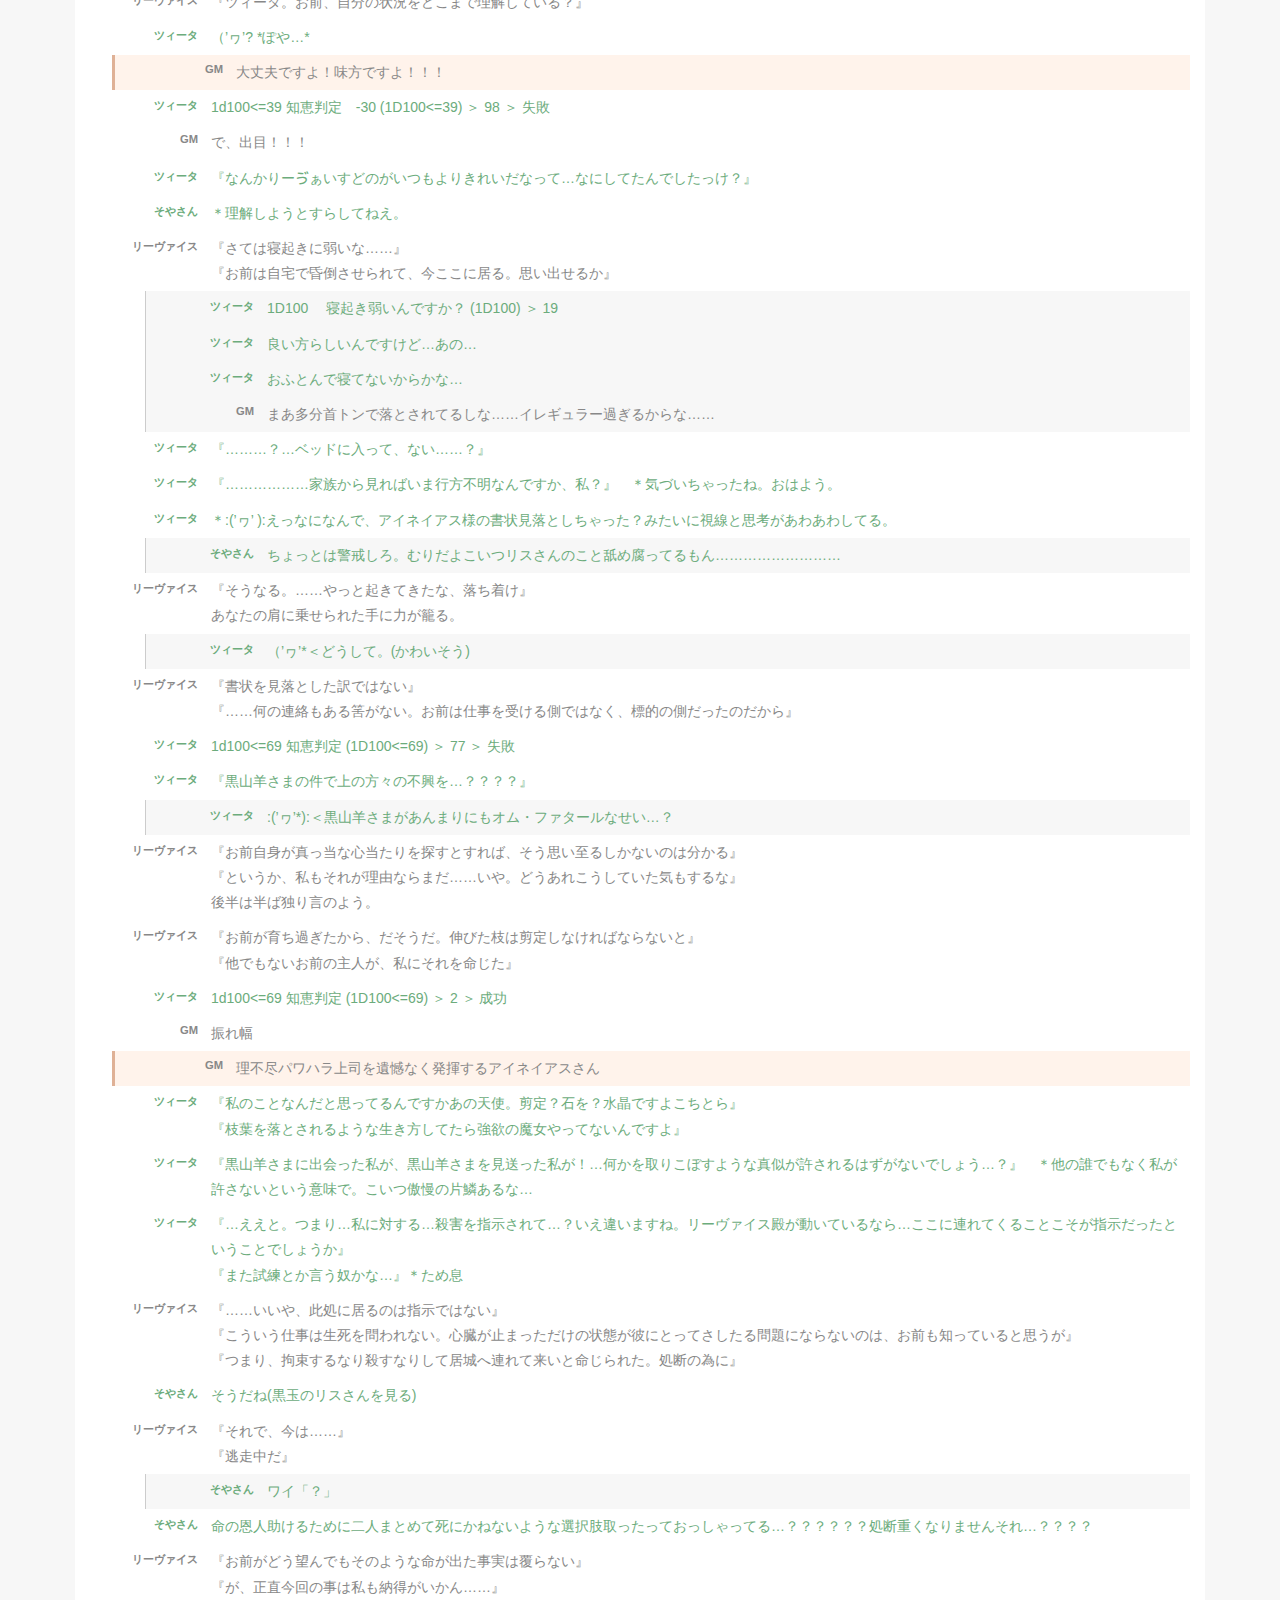
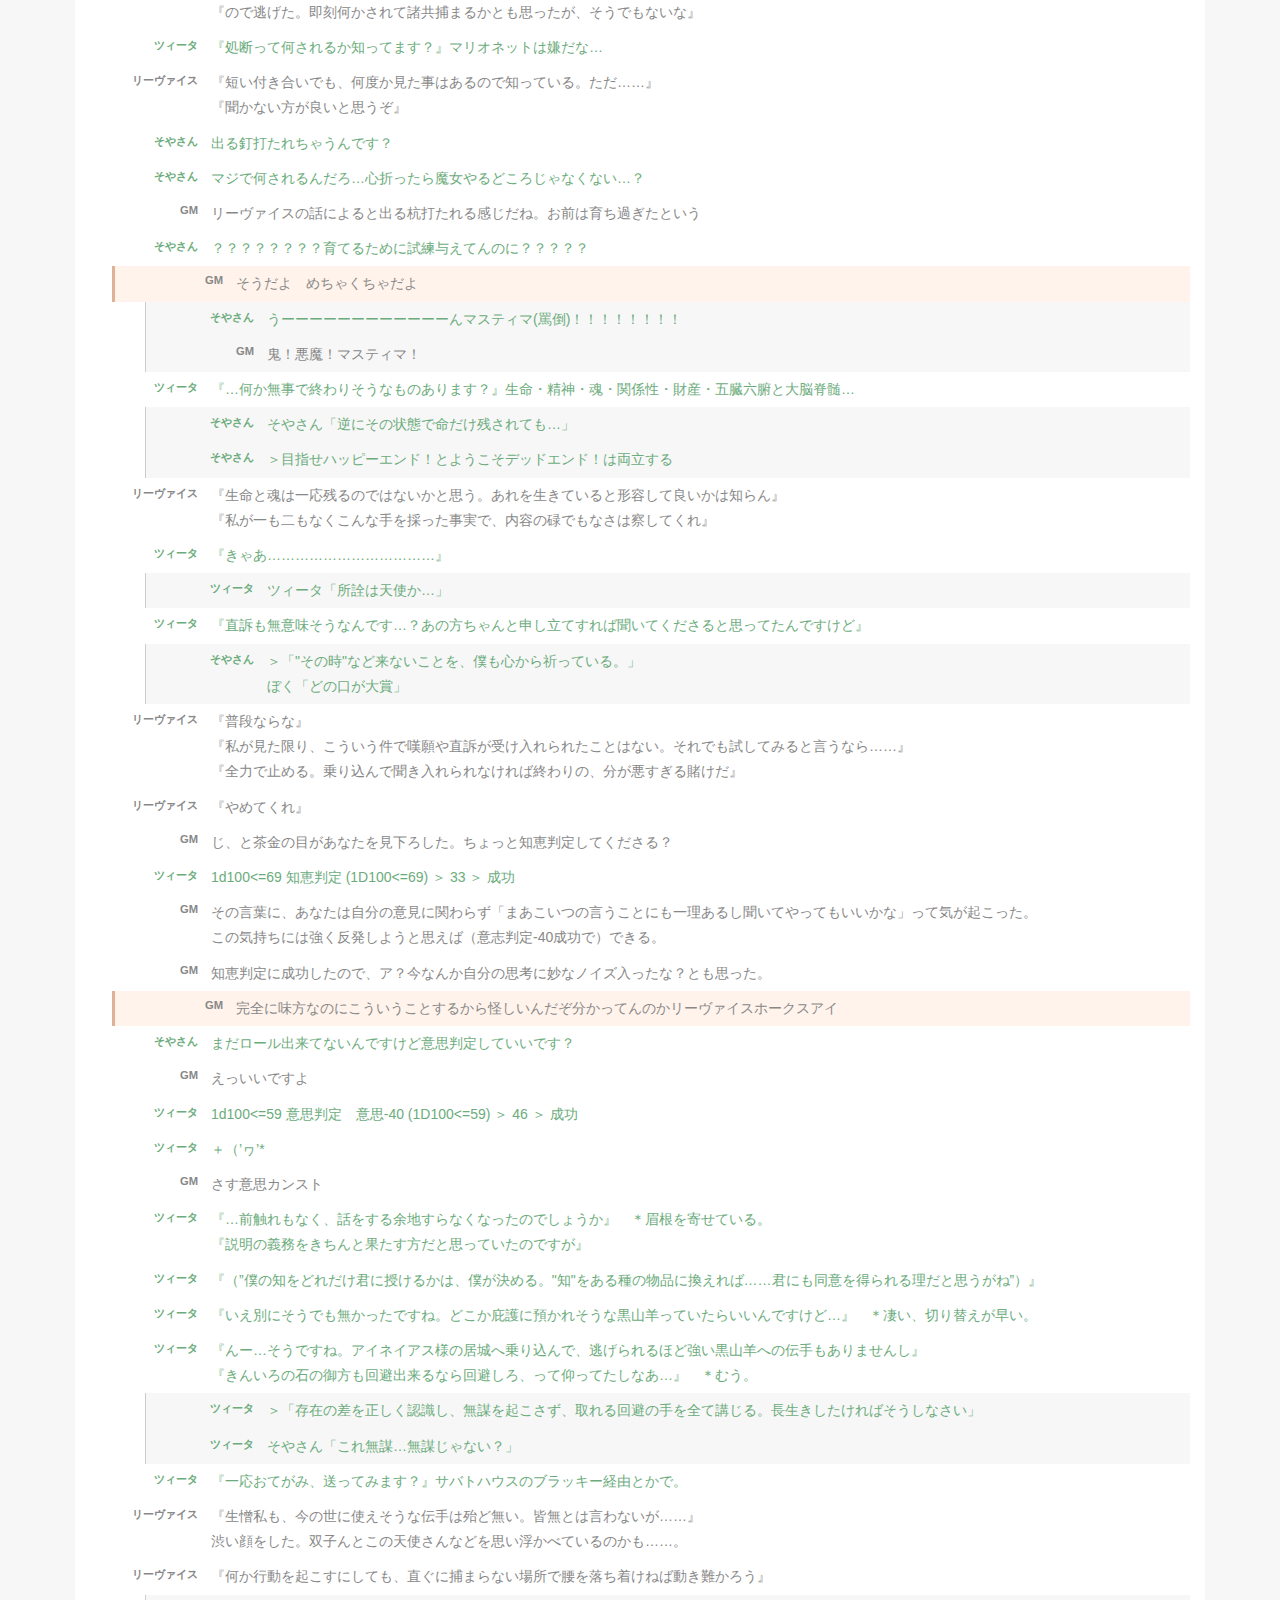
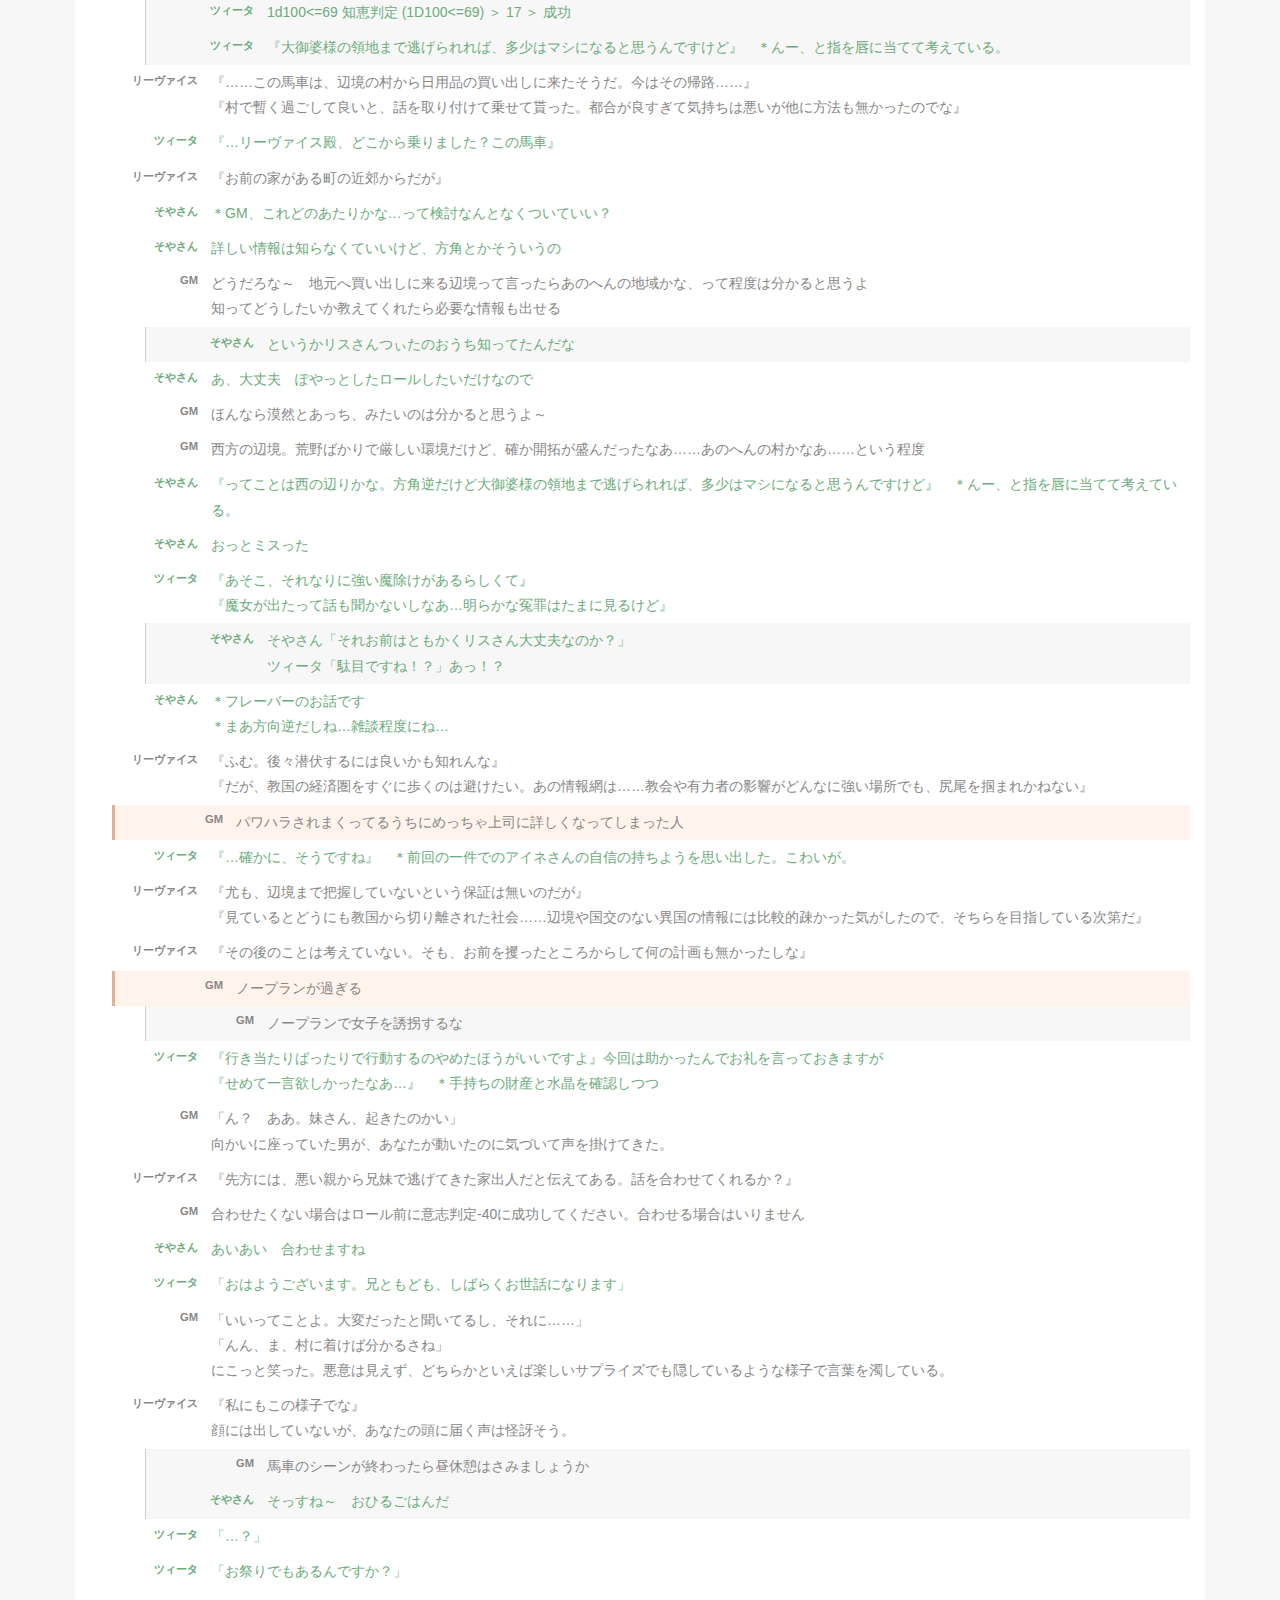
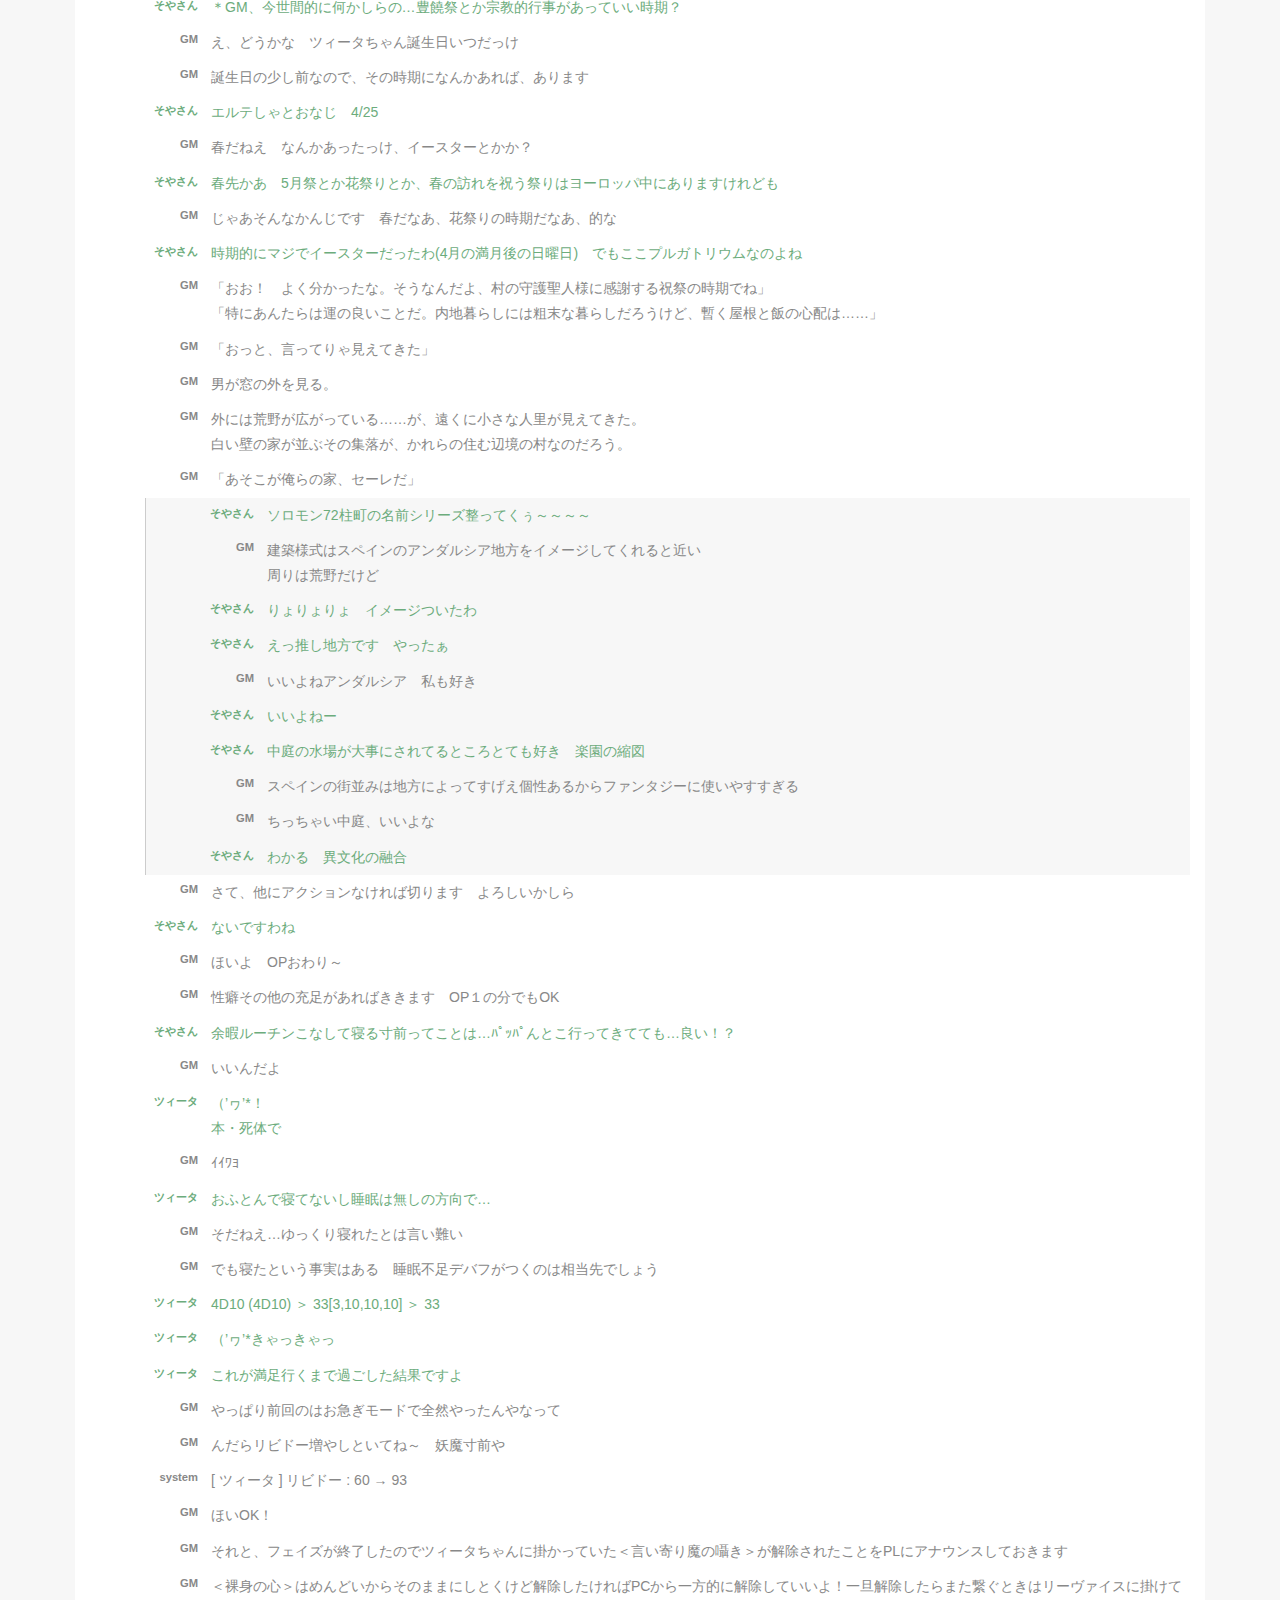
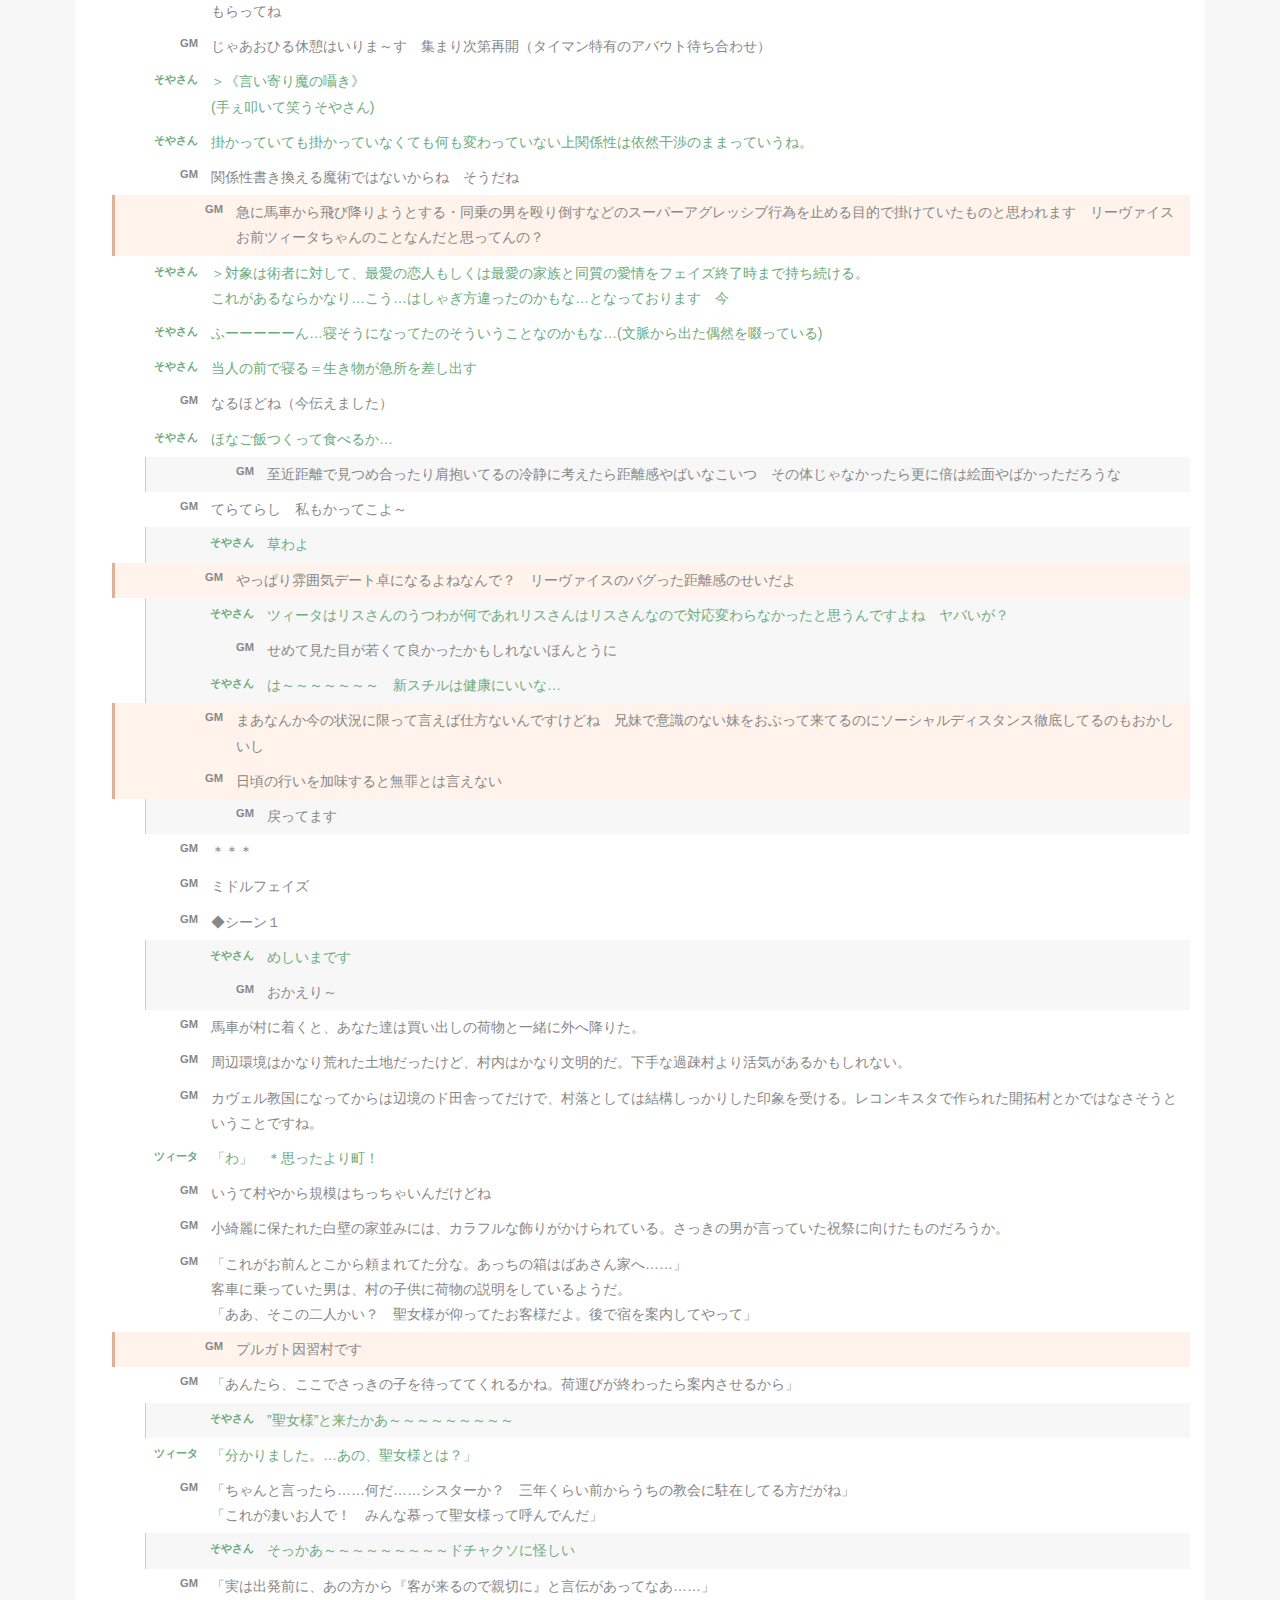
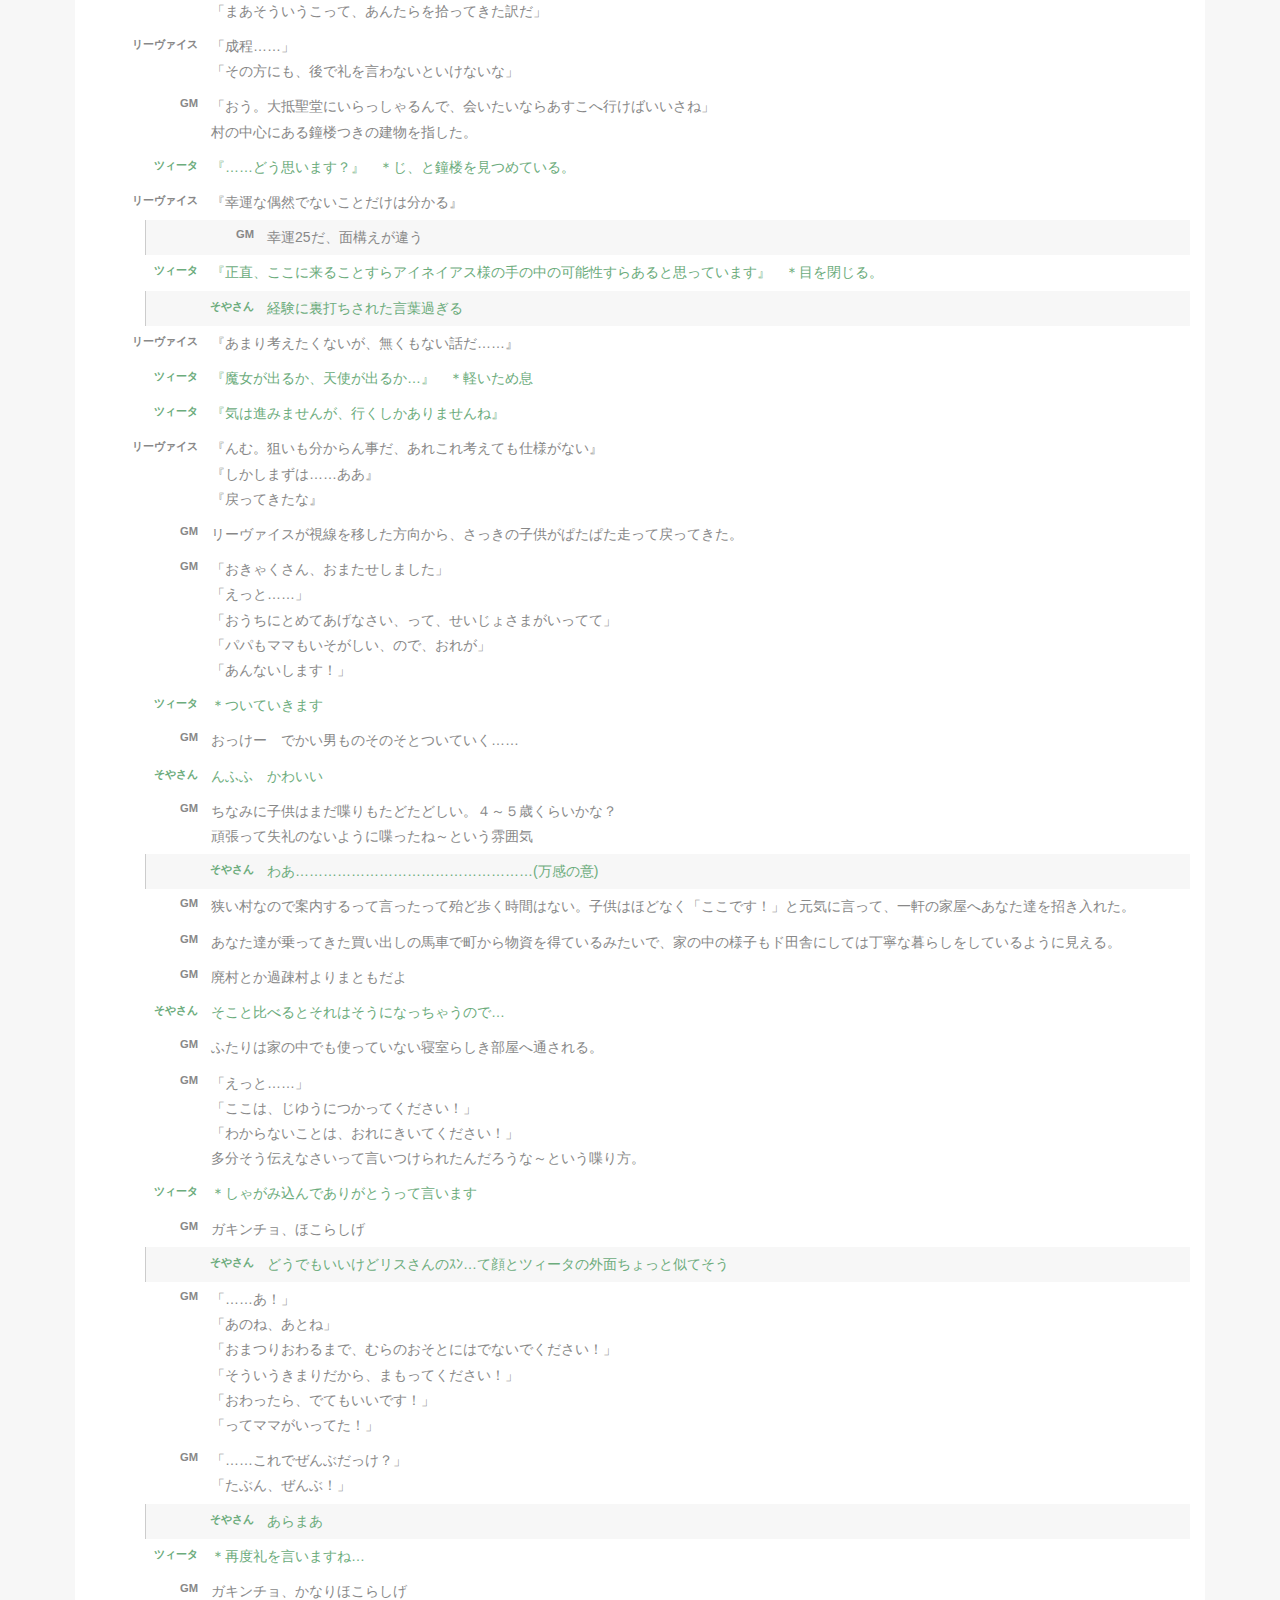
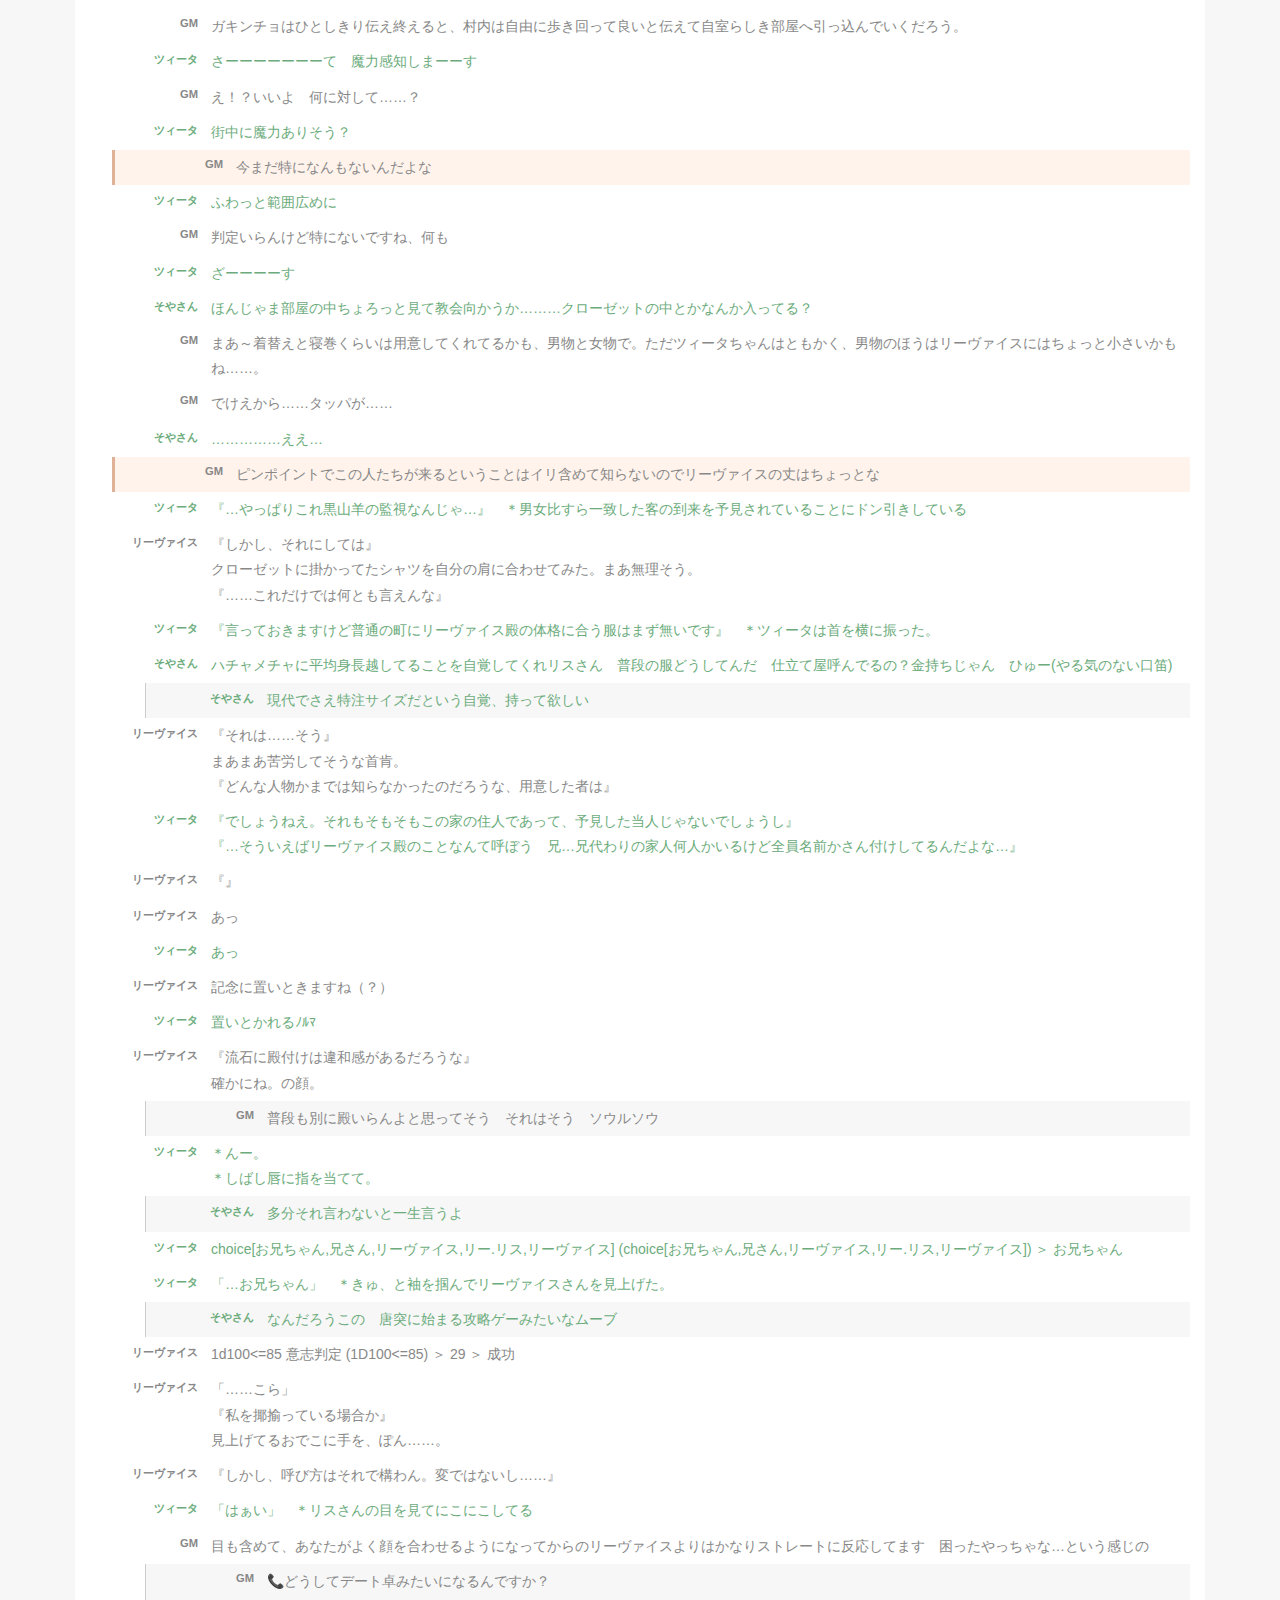
<file: reisa_teaser/reisa_log.html>
<!doctype html>
<html lang="ja">
<head>
	<meta charset="utf-8">
	<meta name="viewport" content="width=device-width,initial-scale=1.0,minimum-scale=1.0">
	<title>デカダンスRPG：零砂に消ゆ[all]</title>
<style>
*{margin:0;padding: 0;font-size: 14px;font-family : 'メイリオ',Meiryo,Osaka,'ヒラギノ角ゴ Pro W3','Hiragino Kaku Gothic Pro','ＭＳ Ｐゴシック','MS PGothic',sans-serif;}
body{width: 100%;margin: 0;padding: 0;background-color: #f7f7f7;position: relative;}
a{color: #666666;}
a:hover{color: #CD0000;}
h1{font-size: 21px;color: #666666;margin: 0px;padding: 0px;border-bottom: 1px solid #CCCCCC;}
h2{font-size: 16px;color: #666666;margin: 5px;padding: 50px 0 0 0;border-bottom: 1px dotted #CCCCCC;}
label{transition: all 0.2s;}
#toggle{display: none;}
#label_toggle{display: block;width: 100px;text-align: center;padding: 0;border: 2px solid #CD0000;background-color: #FFFFFF;color: #CD0000;border-radius: 15px;position: fixed;top: 10px;right: 10px;z-index: 1005;}
#label_toggle:hover{background-color:#CD0000;color:#FFFFFF;}
header{display: block;width: 0px;height: 100%;position: fixed;background-color: #FFFFFF;border-left: 1px solid #CCCCCC;z-index: 2;top: 0;right: 0;overflow-y: auto;overflow-x: hidden;transition: all 0.2s;padding: 50px 0 0 0;box-sizing: border-box;}
#toggle:checked + header{width: 200px;}
header label{display: block;width: 180px;margin:0 5px;padding: 5px;border-bottom: 1px dotted #EFEFEF;}
header label input[type="checkbox"]{margin-right: 5px;}
label:hover{cursor:pointer;background-color: #EFEFEF;}
.wrapper{display: block;width: calc(100% - 30px);max-width: 1100px;padding: 30px 15px 100px 15px;margin: 0 AUTO;overflow: hidden;position: relative;background-color: #FFFFFF;}
/* ログ部分 */
dl{display: block;margin: 0;padding: 3px;box-sizing: border-box;}
dl::after{display: block;content: "";clear: both;}
dt{display: block;font-size: 0.8em;font-weight: bold;float: left;width: 100px;margin: 0;padding: 5px 5px;text-align: right;white-space: nowrap;overflow: hidden;text-overflow: ellipsis;}
dd{display: block;width: calc(100% - 120px);margin: 0;padding: 2px;float: right;line-height: 1.8em;}
.zatsudan{width: 95%;margin: 0 0 0 AUTO;background:#f7f7f7;border-left:1px solid #CCCCCC;}
.other{background-color:#fff7ef;}
.secret{width: 98%;margin: 0 0 0 AUTO;border-left:3px solid #CCCCCC;}
.group{background:#f9f9f9;border-left:1px solid #CCCCCC;}
@media (max-width:480px){
  dt{display: inline-block;float: none;width: calc(100% - 6px);margin: 0;padding: 3px 0 0 3px;text-align: left;}
  dd{display: inline-block;width: calc(100% - 6px);padding: 3px;float: none;}
}
</style>
<style>
.tab_0{background-color:#fff3eb;border-color:#dfb196;}
.tab_0.selected{display: none;}
.tab_1{}
.tab_1.selected{display: none;}

</style>
</head>
<body>
<label for="toggle" id="label_toggle">表示/非表示</label>
<input type="checkbox" name="toggle" id="toggle">
<header>
<label>▽ 非表示にするタブ</label>
<label for="main"><input type="checkbox" onClick="Hide(this)" class="checkbox" id="main">メイン</label>
<label for="zatsudan"><input type="checkbox" onClick="Hide(this)" class="checkbox" id="zatsudan">雑談</label>
<label for="tab_0"><input type="checkbox" onClick="Hide(this)" class="checkbox" id="tab_0">GMコメンタリー</label><label for="tab_1"><input type="checkbox" onClick="Hide(this)" class="checkbox" id="tab_1">info</label>
</header>
<div class="wrapper">
<h1>デカダンスRPG：零砂に消ゆ[all]</h1>
<h2 id="day1">デカダンスRPG：零砂に消ゆ[all]</h2>
<dl style="color:#888888" class="main"><dt>GM</dt><dd>    ✌わたしです✌   </dd></dl>
<dl style="color:#6cac7c" class="main"><dt>そやさん</dt><dd>    きゃっきゃっ   </dd></dl>
<dl style="color:#888888" class="main"><dt>GM</dt><dd>    素材の確認してるのでもうすこしおまちください   </dd></dl>
<dl style="color:#888888" class="main"><dt>GM</dt><dd>    コマのほう、ステータスとか変えてたら修正入れておいてね～   </dd></dl>
<dl style="color:#888888" class="main"><dt>GM</dt><dd>    あと今回多分経験点を１回は使うんで、コマのリソースに経験点を入力しといてもらうと便利だと思う   </dd></dl>
<dl style="color:#888888" class="main"><dt>GM</dt><dd>    経験点多すぎてわろた   </dd></dl>
<dl style="color:#6cac7c" class="main"><dt>そやさん</dt><dd>    前回もえしが20点もくれたから点   </dd></dl>
<dl style="color:#888888" class="main"><dt>GM</dt><dd>    使わせ過ぎたお詫びのヤケクソ加点が次のもえかすにのしかかる！   </dd></dl>
<dl style="color:#888888" class="main"><dt>GM</dt><dd>    そういえばPC、今回盾系アイテムとか持ってる？   </dd></dl>
<dl style="color:#6cac7c" class="main"><dt>そやさん</dt><dd>    ん？ないれふ   </dd></dl>
<dl style="color:#888888" class="main"><dt>GM</dt><dd>    回避判定のハウスルールめんどくさいから今回は使わないで行こうかなと思って   </dd></dl>
<dl style="color:#6cac7c" class="main"><dt>そやさん</dt><dd>    はぁい   </dd></dl>
<dl style="color:#888888" class="main"><dt>GM</dt><dd>    んじゃ音量テストかねてOP曲流しつつ卓の説明事項流していこうかな   </dd></dl>
<dl style="color:#888888" class="main"><dt>GM</dt><dd>    音が出ます　だいたい最大音量でアップしてあるからこれに合わせて調整しておけば鼓膜破壊は避けられると思う　多分   </dd></dl>
<dl style="color:#6cac7c" class="main"><dt>そやさん</dt><dd>    わーい   </dd></dl>
<dl style="color:#888888" class="main"><dt>GM</dt><dd>    ＊＊＊   </dd></dl>
<dl style="color:#888888" class="main"><dt>GM</dt><dd>    デカダンスRPGシナリオ 零砂に消ゆ   </dd></dl>
<dl style="color:#888888" class="main"><dt>GM</dt><dd>    【ハウスルール】   </dd></dl>
<dl style="color:#888888" class="main"><dt>GM</dt><dd>    ◆クリティカル・ファンブル<br>1-5⇒クリティカル　96-100⇒ファンブル<br>クリティカルは確定成功、ファンブルは確定失敗となる。<br>クリティカルなら判定者の有利に、ファンブルなら判定者の不利に結果を変化させる。内容はGM裁定で、通常成功・失敗として扱うこともある。   </dd></dl>
<dl style="color:#888888" class="main"><dt>GM</dt><dd>    ◆イニシアチブ同値の処理<br>毎ラウンドのイニシアチブフェイズにD100を振り、出目が高いほうから行動する。<br><br>◆クライマックスの特別ルール<br>クライマックスシーンは痛打・気絶・発狂無効   </dd></dl>
<dl style="color:#888888" class="main"><dt>GM</dt><dd>    【概要】<br>プレイ時間：テキストオンリー全日で1～3回程度<br>人数：タイマン<br>スタイル：辺境クローズド（戦闘回避可）   </dd></dl>
<dl style="color:#6cac7c" class="zatsudan"><dt>そやさん</dt><dd>    めっっっっっちゃオシャンなOP流れてきた～～～～～～！！！！！！Fuuuu～～～～～～！！！！！！！   </dd></dl>
<dl style="color:#888888" class="zatsudan"><dt>GM</dt><dd>    曲：<br>https://www.youtube.com/watch?v=Z0ILg2X6zsg   </dd></dl>
<dl style="color:#6cac7c" class="zatsudan"><dt>ツィータ</dt><dd>    ハチャメチャに耳に馴染む歌声だと思ったらそらるさんかあ   </dd></dl>
<dl style="color:#6cac7c" class="zatsudan"><dt>そやさん</dt><dd>    ようつべさんリンクたいへん助かります   </dd></dl>
<dl style="color:#888888" class="main"><dt>GM</dt><dd>    【GMから】<br>磯野！あと一本遊ぼうぜ！<br>蛇足です。マジで久々にこういうシナリオあるからなんかあったら許して。<br>ハウスルールでカバーするの忘れてる部分はGMが都度裁定するんで何でも訊いてくれ～～～   </dd></dl>
<dl style="color:#888888" class="main"><dt>GM</dt><dd>    ＊＊＊   </dd></dl>
<dl style="color:#888888" class="main"><dt>GM</dt><dd>    ◆オープニング   </dd></dl>
<dl style="color:#888888" class="main"><dt>GM</dt><dd>    ラウムに派遣された前回の仕事からまたしても数か月……いや半年くらい経ってるかも、ふんわりそのくらい   </dd></dl>
<dl style="color:#6cac7c" class="zatsudan"><dt>そやさん</dt><dd>    名前は知ってるけど知らん曲で、今MVチラ見してうわ…って顔しました。背けて。   </dd></dl>
<dl style="color:#6cac7c" class="main"><dt>そやさん</dt><dd>    それはもうこいつ17歳過ぎてませんか？   </dd></dl>
<dl style="color:#888888" class="main"><dt>GM</dt><dd>    え？　ほんまやんけ　どうしようかな　ギリ16でもいい　どっちでもいい   </dd></dl>
<dl style="color:#6cac7c" class="main"><dt>そやさん</dt><dd>    草　ガバ年齢   </dd></dl>
<dl style="color:#6cac7c" class="main"><dt>そやさん</dt><dd>    choice[16,17] (choice[16,17]) ＞ 16  </dd></dl>
<dl style="color:#6cac7c" class="main"><dt>そやさん</dt><dd>    ギリ16らしいス   </dd></dl>
<dl style="color:#888888" class="main"><dt>GM</dt><dd>    了解   </dd></dl>
<dl style="color:#888888" class="main"><dt>GM</dt><dd>    じゃあそれくらいの時間の経過で大丈夫   </dd></dl>
<dl style="color:#6cac7c" class="zatsudan"><dt>そやさん</dt><dd>    今日もげんきにキレてたんだろうな。   </dd></dl>
<dl style="color:#888888" class="main"><dt>GM</dt><dd>    アイネイアスからの便りはやっぱり最低限で、あなたはしばらく魔女の世界の都合から離れた生活を送っていた。   </dd></dl>
<dl style="color:#6cac7c" class="zatsudan"><dt>そやさん</dt><dd>    （’ヮ’#＜アイネイアス様、禁書回収の依頼ってないですか？（ダンタさんに貸しを作って蔵書管理の改竄を掛けてもらいたい顔）   </dd></dl>
<dl style="color:#888888" class="main"><dt>GM</dt><dd>    その日もいつも通り、何かちょっと良いことや悪いことがあって、余暇にはクロノスの書斎を掃除したりして。   </dd></dl>
<dl style="color:#6cac7c" class="main"><dt>そやさん</dt><dd>    サバトハウスでうろちょろしたりリスさんと鍛錬したりﾊﾟｯﾊﾟの居城で本を漁ったりﾊﾟｯﾊﾟを眺めたりしていたんだろうな。いつもの。   </dd></dl>
<dl style="color:#888888" class="main"><dt>GM</dt><dd>    そゆかんじ   </dd></dl>
<dl style="color:#888888" class="main"><dt>GM</dt><dd>    この日は表のお仕事かもね～　仕事して帰って来て余暇ルーチンこなして   </dd></dl>
<dl style="color:#888888" class="main"><dt>GM</dt><dd>    つかれたー！て感じで自室に戻ってきた折。   </dd></dl>
<dl style="color:#6cac7c" class="main"><dt>そやさん</dt><dd>    はい。   </dd></dl>
<dl style="color:#888888" class="main"><dt>GM</dt><dd>    s1d100&lt;=95 (1D100&lt;=95) ＞ 65 ＞ 成功  </dd></dl>
<dl style="color:#888888" class="main"><dt>GM</dt><dd>    感知判定だけ振っていいとされます   </dd></dl>
<dl style="color:#888888" class="main"><dt>GM</dt><dd>    きょうの運勢確認   </dd></dl>
<dl style="color:#6cac7c" class="main"><dt>ツィータ</dt><dd>    1d100&lt;=89 感知判定　幸運-10 (1D100&lt;=89) ＞ 66 ＞ 成功  </dd></dl>
<dl style="color:#6cac7c" class="main"><dt>ツィータ</dt><dd>    （’ヮ’*＜成功   </dd></dl>
<dl style="color:#888888" class="main"><dt>GM</dt><dd>    後ろに誰かいる。   </dd></dl>
<dl style="color:#888888" class="main"><dt>GM</dt><dd>    ……と、思った瞬間、振り向く間もなく首らへんに衝撃がありまして   </dd></dl>
<dl style="color:#888888" class="main"><dt>GM</dt><dd>    意識がブラックアウトしました。   </dd></dl>
<dl style="color:#888888" class="main"><dt>GM</dt><dd>    あなたが覚えているのはそこまで。   </dd></dl>
<dl style="color:#6cac7c" class="main"><dt>そやさん</dt><dd>    ウワーッッッ   </dd></dl>
<dl style="color:#888888" class="main"><dt>GM</dt><dd>    ＊＊＊   </dd></dl>
<dl style="color:#888888" class="main"><dt>GM</dt><dd>    ◆オープニング２   </dd></dl>
<dl style="color:#888888" class="main"><dt>GM</dt><dd>    （OPの充足申請はこのシーンの最後にまとめて受け付けます。必要なら都度充足でもいいのでお申し付けください）   </dd></dl>
<dl style="color:#6cac7c" class="main"><dt>そやさん</dt><dd>    （’ヮ’*＜はぁい   </dd></dl>
<dl style="color:#888888" class="main"><dt>GM</dt><dd>    あなたはガタゴトと体が揺らされる感覚で目を覚ます。   </dd></dl>
<dl style="color:#6cac7c" class="zatsudan"><dt>そやさん</dt><dd>    この急激な来訪、《隙間潜り》か…？それとも改竄か…？箱庭の扉の直通か…？？？   </dd></dl>
<dl style="color:#6cac7c" class="main"><dt>そやさん</dt><dd>    わあ！攫われてる！！！   </dd></dl>
<dl style="color:#888888" class="main"><dt>GM</dt><dd>    薄目が開くと、そこは質素な馬車の客車らしき場所。<br>向かいには知らない人が一人座っていて、退屈そうに窓の外を見ている。<br>あなたは客車内の長椅子に座る形で、自身の隣に座る人物に頭を預けて眠って（気絶して？）いたようだった。<br>特に縛られていたりはしない。   </dd></dl>
<dl style="color:#888888" class="main"><dt>GM</dt><dd>    『――起きたな』<br>『暴れず、喋らずに、このままで』<br>あなたが目を開けた直後に、知っている声が耳を介さずに聞こえた。   </dd></dl>
<dl style="color:#888888" class="main"><dt>GM</dt><dd>    こいつ頭の中に直接！リーヴァイスです。<br>ていうかあなたが凭れてる隣の人が彼です。<br>お待たせ。ここから行動できます。   </dd></dl>
<dl style="color:#6cac7c" class="main"><dt>ツィータ</dt><dd>    ＊体の調子と持ち物を確認したいです。   </dd></dl>
<dl style="color:#888888" class="main"><dt>GM</dt><dd>    体の調子は、まだちょっと意識がぼやぼや。起きた直後だからであって不自然なものじゃない。それ以外特に不調などはない。   </dd></dl>
<dl style="color:#888888" class="main"><dt>GM</dt><dd>    持ち物は……幸運判定！   </dd></dl>
<dl style="color:#6cac7c" class="main"><dt>ツィータ</dt><dd>    1d100&lt;=99 幸運判定 (1D100&lt;=99) ＞ 68 ＞ 成功  </dd></dl>
<dl style="color:#6cac7c" class="main"><dt>ツィータ</dt><dd>    ファンブルチェックなんだよなあ   </dd></dl>
<dl style="color:#888888" class="main"><dt>GM</dt><dd>    流石にいつもの相棒（ハルバード）みたいな大きなものは見当たらない。が、普段外出時に持って出るバッグがあなたのそばに置いてある。キャラシート記載の所持品＋好きな小型の武器１つくらいならその中に入ってるだろう。   </dd></dl>
<dl style="color:#888888" class="main"><dt>GM</dt><dd>    あときっとお財布とかも入ってるだろうから、財産点なんかも使おうと思えば普通に使えるだろうね。   </dd></dl>
<dl style="color:#888888" class="main"><dt>GM</dt><dd>    武器は好きに選んでくれていいけどどうする？   </dd></dl>
<dl style="color:#6cac7c" class="main"><dt>そやさん</dt><dd>    ありがとうございます　短剣で   </dd></dl>
<dl style="color:#888888" class="main"><dt>GM</dt><dd>    あいよ   </dd></dl>
<dl style="color:#6cac7c" class="zatsudan"><dt>ツィータ</dt><dd>    1d100&lt;=60 体格判定 (1D100&lt;=60) ＞ 35 ＞ 成功  </dd></dl>
<dl style="color:#6cac7c" class="main"><dt>ツィータ</dt><dd>    「(…りーゔぁいす、どの？)」:(’   ’ ):?   </dd></dl>
<dl style="color:#6cac7c" class="zatsudan"><dt>ツィータ</dt><dd>    成功したので供養<br>＊何度か瞬きしたあと、目を閉じて体の力を抜く<br>＊嘘だろここで寝るのかよ………   </dd></dl>
<dl style="color:#888888" class="zatsudan"><dt>GM</dt><dd>    実はココフォのPROプラン入ってみたんだけど、なんかプリセットでたくさん曲素材が使えるので今回それを流してみています　邪魔ならミュートにしておいて　専用で用意したのを流すときは「音が出ます」を出すので   </dd></dl>
<dl style="color:#888888" class="zatsudan"><dt>GM</dt><dd>    草   </dd></dl>
<dl style="color:#6cac7c" class="zatsudan"><dt>ツィータ</dt><dd>    知り合いに対して気を抜きすぎである   </dd></dl>
<dl style="color:#6cac7c" class="main"><dt>ツィータ</dt><dd>    ＊ぽや…とした思考が伝わってくる。多分何も考えてない。   </dd></dl>
<dl style="color:#888888" class="main"><dt>リーヴァイス</dt><dd>    『ああ』<br>『悪いな。自由に話せない状況が長くなりそうだったので、事前にコレを掛けさせて貰った』   </dd></dl>
<dl style="color:#888888" class="zatsudan"><dt>GM</dt><dd>    ねおきぽやぽや16歳かわいいね   </dd></dl>
<dl style="color:#6cac7c" class="main"><dt>そやさん</dt><dd>    あらまあ旅装！新衣装！*きゃっきゃっ*   </dd></dl>
<dl style="color:#6cac7c" class="zatsudan"><dt>そやさん</dt><dd>    かわいいね   </dd></dl>
<dl style="color:#888888" class="main"><dt>GM</dt><dd>    普段のあれよりは目立ちにくい格好してるよ～   </dd></dl>
<dl style="color:#888888" class="main"><dt>リーヴァイス</dt><dd>    『……どこから話せばいいのか』<br>あなたに届く声はどことなく途方に暮れたような色を含んでいる。   </dd></dl>
<dl style="color:#6cac7c" class="main"><dt>ツィータ</dt><dd>    『…おしごと、でしたっけ？』*ぽや…* (’   ’ )?<br>『だれからの…はなし…？』   </dd></dl>
<dl style="color:#888888" class="main"><dt>リーヴァイス</dt><dd>    『……もしや寝惚けている？』   </dd></dl>
<dl style="color:#888888" class="main"><dt>GM</dt><dd>    リーヴァイスはあなたの背中に腕を回し、肩を抱き寄せるようにトントンと叩いた。   </dd></dl>
<dl style="color:#6cac7c" class="main"><dt>ツィータ</dt><dd>    1d100&lt;=60 体格判定 (1D100&lt;=60) ＞ 99 ＞ 失敗  </dd></dl>
<dl style="color:#6cac7c" class="main"><dt>ツィータ</dt><dd>    「…すぅ…」　＊寝始めた。あの。   </dd></dl>
<dl style="color:#888888" class="secret tab_0"><dt>GM</dt><dd>    コンプライアンス！！！！！   </dd></dl>
<dl style="color:#888888" class="main"><dt>リーヴァイス</dt><dd>    『…………』<br>『えっ』   </dd></dl>
<dl style="color:#6cac7c" class="zatsudan"><dt>そやさん</dt><dd>    リスさん相手だとここまで気を抜くのか…でずっと笑っている。   </dd></dl>
<dl style="color:#888888" class="main"><dt>リーヴァイス</dt><dd>    1d100&lt;=85 意志判定 (1D100&lt;=85) ＞ 4 ＞ 成功  </dd></dl>
<dl style="color:#888888" class="main"><dt>リーヴァイス</dt><dd>    『心臓に毛でも生えているのか？』<br>『二度寝している場合ではない。起きてくれ』<br>再び肩をぽんぽん。   </dd></dl>
<dl style="color:#6cac7c" class="main"><dt>ツィータ</dt><dd>    『うぇ？』　＊あれー。<br>『なんです…？』　＊目を開けてリスさんと目を合わせる。見上げた。   </dd></dl>
<dl style="color:#888888" class="main"><dt>GM</dt><dd>    おみくじ代わりに知恵判定をね   </dd></dl>
<dl style="color:#6cac7c" class="main"><dt>ツィータ</dt><dd>    1d100&lt;=69 知恵判定 (1D100&lt;=69) ＞ 90 ＞ 失敗  </dd></dl>
<dl style="color:#888888" class="main"><dt>GM</dt><dd>    凶ッ   </dd></dl>
<dl style="color:#6cac7c" class="main"><dt>そやさん</dt><dd>    今回も、出目…駄目かもしれん…   </dd></dl>
<dl style="color:#888888" class="main"><dt>GM</dt><dd>    まあまあ後に良い出目が残ってるということに   </dd></dl>
<dl style="color:#888888" class="main"><dt>GM</dt><dd>    あなたは、わあ今日はいつもより目の光が強いなー……などとぼんやり思ったことだろう。   </dd></dl>
<dl style="color:#888888" class="zatsudan"><dt>GM</dt><dd>    ※今回意思が85ある   </dd></dl>
<dl style="color:#6cac7c" class="zatsudan"><dt>そやさん</dt><dd>    あら！まあ。厄介だぞ。   </dd></dl>
<dl style="color:#6cac7c" class="main"><dt>ツィータ</dt><dd>    ＊きれい！にこにこしちゃうね。寝起きにいいもの見ちゃったのでごきげんなつぃただよ。（’ヮ’*   </dd></dl>
<dl style="color:#888888" class="main"><dt>リーヴァイス</dt><dd>    『ツィータ。お前、自分の状況をどこまで理解している？』   </dd></dl>
<dl style="color:#6cac7c" class="main"><dt>ツィータ</dt><dd>    （’ヮ’? *ぽや…*    </dd></dl>
<dl style="color:#888888" class="secret tab_0"><dt>GM</dt><dd>    大丈夫ですよ！味方ですよ！！！   </dd></dl>
<dl style="color:#6cac7c" class="main"><dt>ツィータ</dt><dd>    1d100&lt;=39 知恵判定　-30 (1D100&lt;=39) ＞ 98 ＞ 失敗  </dd></dl>
<dl style="color:#888888" class="main"><dt>GM</dt><dd>    で、出目！！！   </dd></dl>
<dl style="color:#6cac7c" class="main"><dt>ツィータ</dt><dd>    『なんかりーゔぁいすどのがいつもよりきれいだなって…なにしてたんでしたっけ？』   </dd></dl>
<dl style="color:#6cac7c" class="main"><dt>そやさん</dt><dd>    ＊理解しようとすらしてねえ。   </dd></dl>
<dl style="color:#888888" class="main"><dt>リーヴァイス</dt><dd>    『さては寝起きに弱いな……』<br>『お前は自宅で昏倒させられて、今ここに居る。思い出せるか』   </dd></dl>
<dl style="color:#6cac7c" class="zatsudan"><dt>ツィータ</dt><dd>    1D100 　寝起き弱いんですか？ (1D100) ＞ 19  </dd></dl>
<dl style="color:#6cac7c" class="zatsudan"><dt>ツィータ</dt><dd>    良い方らしいんですけど…あの…   </dd></dl>
<dl style="color:#6cac7c" class="zatsudan"><dt>ツィータ</dt><dd>    おふとんで寝てないからかな…   </dd></dl>
<dl style="color:#888888" class="zatsudan"><dt>GM</dt><dd>    まあ多分首トンで落とされてるしな……イレギュラー過ぎるからな……   </dd></dl>
<dl style="color:#6cac7c" class="main"><dt>ツィータ</dt><dd>    『………？…ベッドに入って、ない……？』   </dd></dl>
<dl style="color:#6cac7c" class="main"><dt>ツィータ</dt><dd>    『………………家族から見ればいま行方不明なんですか、私？』　＊気づいちゃったね。おはよう。   </dd></dl>
<dl style="color:#6cac7c" class="main"><dt>ツィータ</dt><dd>    ＊:(’ヮ’ ):えっなになんで、アイネイアス様の書状見落としちゃった？みたいに視線と思考があわあわしてる。   </dd></dl>
<dl style="color:#6cac7c" class="zatsudan"><dt>そやさん</dt><dd>    ちょっとは警戒しろ。むりだよこいつリスさんのこと舐め腐ってるもん………………………   </dd></dl>
<dl style="color:#888888" class="main"><dt>リーヴァイス</dt><dd>    『そうなる。……やっと起きてきたな、落ち着け』<br>あなたの肩に乗せられた手に力が籠る。   </dd></dl>
<dl style="color:#6cac7c" class="zatsudan"><dt>ツィータ</dt><dd>    （’ヮ’*＜どうして。(かわいそう)   </dd></dl>
<dl style="color:#888888" class="main"><dt>リーヴァイス</dt><dd>    『書状を見落とした訳ではない』<br>『……何の連絡もある筈がない。お前は仕事を受ける側ではなく、標的の側だったのだから』   </dd></dl>
<dl style="color:#6cac7c" class="main"><dt>ツィータ</dt><dd>    1d100&lt;=69 知恵判定 (1D100&lt;=69) ＞ 77 ＞ 失敗  </dd></dl>
<dl style="color:#6cac7c" class="main"><dt>ツィータ</dt><dd>    『黒山羊さまの件で上の方々の不興を…？？？？』   </dd></dl>
<dl style="color:#6cac7c" class="zatsudan"><dt>ツィータ</dt><dd>    :(’ヮ’*):＜黒山羊さまがあんまりにもオム・ファタールなせい…？   </dd></dl>
<dl style="color:#888888" class="main"><dt>リーヴァイス</dt><dd>    『お前自身が真っ当な心当たりを探すとすれば、そう思い至るしかないのは分かる』<br>『というか、私もそれが理由ならまだ……いや。どうあれこうしていた気もするな』<br>後半は半ば独り言のよう。   </dd></dl>
<dl style="color:#888888" class="main"><dt>リーヴァイス</dt><dd>    『お前が育ち過ぎたから、だそうだ。伸びた枝は剪定しなければならないと』<br>『他でもないお前の主人が、私にそれを命じた』   </dd></dl>
<dl style="color:#6cac7c" class="main"><dt>ツィータ</dt><dd>    1d100&lt;=69 知恵判定 (1D100&lt;=69) ＞ 2 ＞ 成功  </dd></dl>
<dl style="color:#888888" class="main"><dt>GM</dt><dd>    振れ幅   </dd></dl>
<dl style="color:#888888" class="secret tab_0"><dt>GM</dt><dd>    理不尽パワハラ上司を遺憾なく発揮するアイネイアスさん   </dd></dl>
<dl style="color:#6cac7c" class="main"><dt>ツィータ</dt><dd>    『私のことなんだと思ってるんですかあの天使。剪定？石を？水晶ですよこちとら』<br>『枝葉を落とされるような生き方してたら強欲の魔女やってないんですよ』   </dd></dl>
<dl style="color:#6cac7c" class="main"><dt>ツィータ</dt><dd>    『黒山羊さまに出会った私が、黒山羊さまを見送った私が！…何かを取りこぼすような真似が許されるはずがないでしょう…？』　＊他の誰でもなく私が許さないという意味で。こいつ傲慢の片鱗あるな…   </dd></dl>
<dl style="color:#6cac7c" class="main"><dt>ツィータ</dt><dd>    『…ええと。つまり…私に対する…殺害を指示されて…？いえ違いますね。リーヴァイス殿が動いているなら…ここに連れてくることこそが指示だったということでしょうか』<br>『また試練とか言う奴かな…』＊ため息   </dd></dl>
<dl style="color:#888888" class="main"><dt>リーヴァイス</dt><dd>    『……いいや、此処に居るのは指示ではない』<br>『こういう仕事は生死を問われない。心臓が止まっただけの状態が彼にとってさしたる問題にならないのは、お前も知っていると思うが』<br>『つまり、拘束するなり殺すなりして居城へ連れて来いと命じられた。処断の為に』   </dd></dl>
<dl style="color:#6cac7c" class="main"><dt>そやさん</dt><dd>    そうだね(黒玉のリスさんを見る)   </dd></dl>
<dl style="color:#888888" class="main"><dt>リーヴァイス</dt><dd>    『それで、今は……』<br>『逃走中だ』   </dd></dl>
<dl style="color:#6cac7c" class="zatsudan"><dt>そやさん</dt><dd>    ワイ「？」   </dd></dl>
<dl style="color:#6cac7c" class="main"><dt>そやさん</dt><dd>    命の恩人助けるために二人まとめて死にかねないような選択肢取ったっておっしゃってる…？？？？？？処断重くなりませんそれ…？？？？   </dd></dl>
<dl style="color:#888888" class="main"><dt>リーヴァイス</dt><dd>    『お前がどう望んでもそのような命が出た事実は覆らない』<br>『が、正直今回の事は私も納得がいかん……』<br>『ので逃げた。即刻何かされて諸共捕まるかとも思ったが、そうでもないな』   </dd></dl>
<dl style="color:#6cac7c" class="main"><dt>ツィータ</dt><dd>    『処断って何されるか知ってます？』マリオネットは嫌だな…   </dd></dl>
<dl style="color:#888888" class="main"><dt>リーヴァイス</dt><dd>    『短い付き合いでも、何度か見た事はあるので知っている。ただ……』<br>『聞かない方が良いと思うぞ』   </dd></dl>
<dl style="color:#6cac7c" class="main"><dt>そやさん</dt><dd>    出る釘打たれちゃうんです？   </dd></dl>
<dl style="color:#6cac7c" class="main"><dt>そやさん</dt><dd>    マジで何されるんだろ…心折ったら魔女やるどころじゃなくない…？   </dd></dl>
<dl style="color:#888888" class="main"><dt>GM</dt><dd>    リーヴァイスの話によると出る杭打たれる感じだね。お前は育ち過ぎたという   </dd></dl>
<dl style="color:#6cac7c" class="main"><dt>そやさん</dt><dd>    ？？？？？？？？育てるために試練与えてんのに？？？？？   </dd></dl>
<dl style="color:#888888" class="secret tab_0"><dt>GM</dt><dd>    そうだよ　めちゃくちゃだよ   </dd></dl>
<dl style="color:#6cac7c" class="zatsudan"><dt>そやさん</dt><dd>    うーーーーーーーーーーーーんマスティマ(罵倒)！！！！！！！！   </dd></dl>
<dl style="color:#888888" class="zatsudan"><dt>GM</dt><dd>    鬼！悪魔！マスティマ！   </dd></dl>
<dl style="color:#6cac7c" class="main"><dt>ツィータ</dt><dd>    『…何か無事で終わりそうなものあります？』生命・精神・魂・関係性・財産・五臓六腑と大脳脊髄…   </dd></dl>
<dl style="color:#6cac7c" class="zatsudan"><dt>そやさん</dt><dd>    そやさん「逆にその状態で命だけ残されても…」   </dd></dl>
<dl style="color:#6cac7c" class="zatsudan"><dt>そやさん</dt><dd>    ＞目指せハッピーエンド！とようこそデッドエンド！は両立する   </dd></dl>
<dl style="color:#888888" class="main"><dt>リーヴァイス</dt><dd>    『生命と魂は一応残るのではないかと思う。あれを生きていると形容して良いかは知らん』<br>『私が一も二もなくこんな手を採った事実で、内容の碌でもなさは察してくれ』   </dd></dl>
<dl style="color:#6cac7c" class="main"><dt>ツィータ</dt><dd>    『きゃあ………………………………』   </dd></dl>
<dl style="color:#6cac7c" class="zatsudan"><dt>ツィータ</dt><dd>    ツィータ「所詮は天使か…」   </dd></dl>
<dl style="color:#6cac7c" class="main"><dt>ツィータ</dt><dd>    『直訴も無意味そうなんです…？あの方ちゃんと申し立てすれば聞いてくださると思ってたんですけど』   </dd></dl>
<dl style="color:#6cac7c" class="zatsudan"><dt>そやさん</dt><dd>    ＞「"その時"など来ないことを、僕も心から祈っている。」<br>ぼく「どの口が大賞」   </dd></dl>
<dl style="color:#888888" class="main"><dt>リーヴァイス</dt><dd>    『普段ならな』<br>『私が見た限り、こういう件で嘆願や直訴が受け入れられたことはない。それでも試してみると言うなら……』<br>『全力で止める。乗り込んで聞き入れられなければ終わりの、分が悪すぎる賭けだ』   </dd></dl>
<dl style="color:#888888" class="main"><dt>リーヴァイス</dt><dd>    『やめてくれ』   </dd></dl>
<dl style="color:#888888" class="main"><dt>GM</dt><dd>    じ、と茶金の目があなたを見下ろした。ちょっと知恵判定してくださる？   </dd></dl>
<dl style="color:#6cac7c" class="main"><dt>ツィータ</dt><dd>    1d100&lt;=69 知恵判定 (1D100&lt;=69) ＞ 33 ＞ 成功  </dd></dl>
<dl style="color:#888888" class="main"><dt>GM</dt><dd>    その言葉に、あなたは自分の意見に関わらず「まあこいつの言うことにも一理あるし聞いてやってもいいかな」って気が起こった。<br>この気持ちには強く反発しようと思えば（意志判定-40成功で）できる。   </dd></dl>
<dl style="color:#888888" class="main"><dt>GM</dt><dd>    知恵判定に成功したので、ア？今なんか自分の思考に妙なノイズ入ったな？とも思った。   </dd></dl>
<dl style="color:#888888" class="secret tab_0"><dt>GM</dt><dd>    完全に味方なのにこういうことするから怪しいんだぞ分かってんのかリーヴァイスホークスアイ   </dd></dl>
<dl style="color:#6cac7c" class="main"><dt>そやさん</dt><dd>    まだロール出来てないんですけど意思判定していいです？   </dd></dl>
<dl style="color:#888888" class="main"><dt>GM</dt><dd>    えっいいですよ   </dd></dl>
<dl style="color:#6cac7c" class="main"><dt>ツィータ</dt><dd>    1d100&lt;=59 意思判定　意思-40 (1D100&lt;=59) ＞ 46 ＞ 成功  </dd></dl>
<dl style="color:#6cac7c" class="main"><dt>ツィータ</dt><dd>    ＋（’ヮ’*   </dd></dl>
<dl style="color:#888888" class="main"><dt>GM</dt><dd>    さす意思カンスト   </dd></dl>
<dl style="color:#6cac7c" class="main"><dt>ツィータ</dt><dd>    『…前触れもなく、話をする余地すらなくなったのでしょうか』　＊眉根を寄せている。<br>『説明の義務をきちんと果たす方だと思っていたのですが』   </dd></dl>
<dl style="color:#6cac7c" class="main"><dt>ツィータ</dt><dd>    『（”僕の知をどれだけ君に授けるかは、僕が決める。"知"をある種の物品に換えれば……君にも同意を得られる理だと思うがね”）』   </dd></dl>
<dl style="color:#6cac7c" class="main"><dt>ツィータ</dt><dd>    『いえ別にそうでも無かったですね。どこか庇護に預かれそうな黒山羊っていたらいいんですけど…』　＊凄い、切り替えが早い。   </dd></dl>
<dl style="color:#6cac7c" class="main"><dt>ツィータ</dt><dd>    『んー…そうですね。アイネイアス様の居城へ乗り込んで、逃げられるほど強い黒山羊への伝手もありませんし』<br>『きんいろの石の御方も回避出来るなら回避しろ、って仰ってたしなあ…』　＊むう。   </dd></dl>
<dl style="color:#6cac7c" class="zatsudan"><dt>ツィータ</dt><dd>    ＞「存在の差を正しく認識し、無謀を起こさず、取れる回避の手を全て講じる。長生きしたければそうしなさい」   </dd></dl>
<dl style="color:#6cac7c" class="zatsudan"><dt>ツィータ</dt><dd>    そやさん「これ無謀…無謀じゃない？」   </dd></dl>
<dl style="color:#6cac7c" class="main"><dt>ツィータ</dt><dd>    『一応おてがみ、送ってみます？』サバトハウスのブラッキー経由とかで。   </dd></dl>
<dl style="color:#888888" class="main"><dt>リーヴァイス</dt><dd>    『生憎私も、今の世に使えそうな伝手は殆ど無い。皆無とは言わないが……』<br>渋い顔をした。双子んとこの天使さんなどを思い浮かべているのかも……。   </dd></dl>
<dl style="color:#888888" class="main"><dt>リーヴァイス</dt><dd>    『何か行動を起こすにしても、直ぐに捕まらない場所で腰を落ち着けねば動き難かろう』   </dd></dl>
<dl style="color:#6cac7c" class="zatsudan"><dt>ツィータ</dt><dd>    1d100&lt;=69 知恵判定 (1D100&lt;=69) ＞ 17 ＞ 成功  </dd></dl>
<dl style="color:#6cac7c" class="zatsudan"><dt>ツィータ</dt><dd>    『大御婆様の領地まで逃げられれば、多少はマシになると思うんですけど』　＊んー、と指を唇に当てて考えている。   </dd></dl>
<dl style="color:#888888" class="main"><dt>リーヴァイス</dt><dd>    『……この馬車は、辺境の村から日用品の買い出しに来たそうだ。今はその帰路……』<br>『村で暫く過ごして良いと、話を取り付けて乗せて貰った。都合が良すぎて気持ちは悪いが他に方法も無かったのでな』   </dd></dl>
<dl style="color:#6cac7c" class="main"><dt>ツィータ</dt><dd>    『…リーヴァイス殿、どこから乗りました？この馬車』   </dd></dl>
<dl style="color:#888888" class="main"><dt>リーヴァイス</dt><dd>    『お前の家がある町の近郊からだが』   </dd></dl>
<dl style="color:#6cac7c" class="main"><dt>そやさん</dt><dd>    ＊GM、これどのあたりかな…って検討なんとなくついていい？   </dd></dl>
<dl style="color:#6cac7c" class="main"><dt>そやさん</dt><dd>    詳しい情報は知らなくていいけど、方角とかそういうの   </dd></dl>
<dl style="color:#888888" class="main"><dt>GM</dt><dd>    どうだろな～　地元へ買い出しに来る辺境って言ったらあのへんの地域かな、って程度は分かると思うよ<br>知ってどうしたいか教えてくれたら必要な情報も出せる   </dd></dl>
<dl style="color:#6cac7c" class="zatsudan"><dt>そやさん</dt><dd>    というかリスさんつぃたのおうち知ってたんだな   </dd></dl>
<dl style="color:#6cac7c" class="main"><dt>そやさん</dt><dd>    あ、大丈夫　ぽやっとしたロールしたいだけなので   </dd></dl>
<dl style="color:#888888" class="main"><dt>GM</dt><dd>    ほんなら漠然とあっち、みたいのは分かると思うよ～   </dd></dl>
<dl style="color:#888888" class="main"><dt>GM</dt><dd>    西方の辺境。荒野ばかりで厳しい環境だけど、確か開拓が盛んだったなあ……あのへんの村かなあ……という程度   </dd></dl>
<dl style="color:#6cac7c" class="main"><dt>そやさん</dt><dd>    『ってことは西の辺りかな。方角逆だけど大御婆様の領地まで逃げられれば、多少はマシになると思うんですけど』　＊んー、と指を唇に当てて考えている。   </dd></dl>
<dl style="color:#6cac7c" class="main"><dt>そやさん</dt><dd>    おっとミスった   </dd></dl>
<dl style="color:#6cac7c" class="main"><dt>ツィータ</dt><dd>    『あそこ、それなりに強い魔除けがあるらしくて』<br>『魔女が出たって話も聞かないしなあ…明らかな冤罪はたまに見るけど』   </dd></dl>
<dl style="color:#6cac7c" class="zatsudan"><dt>そやさん</dt><dd>    そやさん「それお前はともかくリスさん大丈夫なのか？」<br>ツィータ「駄目ですね！？」あっ！？   </dd></dl>
<dl style="color:#6cac7c" class="main"><dt>そやさん</dt><dd>    ＊フレーバーのお話です<br>＊まあ方向逆だしね…雑談程度にね…   </dd></dl>
<dl style="color:#888888" class="main"><dt>リーヴァイス</dt><dd>    『ふむ。後々潜伏するには良いかも知れんな』<br>『だが、教国の経済圏をすぐに歩くのは避けたい。あの情報網は……教会や有力者の影響がどんなに強い場所でも、尻尾を掴まれかねない』   </dd></dl>
<dl style="color:#888888" class="secret tab_0"><dt>GM</dt><dd>    パワハラされまくってるうちにめっちゃ上司に詳しくなってしまった人   </dd></dl>
<dl style="color:#6cac7c" class="main"><dt>ツィータ</dt><dd>    『…確かに、そうですね』　＊前回の一件でのアイネさんの自信の持ちようを思い出した。こわいが。   </dd></dl>
<dl style="color:#888888" class="main"><dt>リーヴァイス</dt><dd>    『尤も、辺境まで把握していないという保証は無いのだが』<br>『見ているとどうにも教国から切り離された社会……辺境や国交のない異国の情報には比較的疎かった気がしたので、そちらを目指している次第だ』   </dd></dl>
<dl style="color:#888888" class="main"><dt>リーヴァイス</dt><dd>    『その後のことは考えていない。そも、お前を攫ったところからして何の計画も無かったしな』   </dd></dl>
<dl style="color:#888888" class="secret tab_0"><dt>GM</dt><dd>    ノープランが過ぎる   </dd></dl>
<dl style="color:#888888" class="zatsudan"><dt>GM</dt><dd>    ノープランで女子を誘拐するな   </dd></dl>
<dl style="color:#6cac7c" class="main"><dt>ツィータ</dt><dd>    『行き当たりばったりで行動するのやめたほうがいいですよ』今回は助かったんでお礼を言っておきますが<br>『せめて一言欲しかったなあ…』　＊手持ちの財産と水晶を確認しつつ   </dd></dl>
<dl style="color:#888888" class="main"><dt>GM</dt><dd>    「ん？　ああ。妹さん、起きたのかい」<br>向かいに座っていた男が、あなたが動いたのに気づいて声を掛けてきた。   </dd></dl>
<dl style="color:#888888" class="main"><dt>リーヴァイス</dt><dd>    『先方には、悪い親から兄妹で逃げてきた家出人だと伝えてある。話を合わせてくれるか？』   </dd></dl>
<dl style="color:#888888" class="main"><dt>GM</dt><dd>    合わせたくない場合はロール前に意志判定-40に成功してください。合わせる場合はいりません   </dd></dl>
<dl style="color:#6cac7c" class="main"><dt>そやさん</dt><dd>    あいあい　合わせますね   </dd></dl>
<dl style="color:#6cac7c" class="main"><dt>ツィータ</dt><dd>    「おはようございます。兄ともども、しばらくお世話になります」　   </dd></dl>
<dl style="color:#888888" class="main"><dt>GM</dt><dd>    「いいってことよ。大変だったと聞いてるし、それに……」<br>「んん、ま、村に着けば分かるさね」<br>にこっと笑った。悪意は見えず、どちらかといえば楽しいサプライズでも隠しているような様子で言葉を濁している。   </dd></dl>
<dl style="color:#888888" class="main"><dt>リーヴァイス</dt><dd>    『私にもこの様子でな』<br>顔には出していないが、あなたの頭に届く声は怪訝そう。   </dd></dl>
<dl style="color:#888888" class="zatsudan"><dt>GM</dt><dd>    馬車のシーンが終わったら昼休憩はさみましょうか   </dd></dl>
<dl style="color:#6cac7c" class="zatsudan"><dt>そやさん</dt><dd>    そっすね～　おひるごはんだ   </dd></dl>
<dl style="color:#6cac7c" class="main"><dt>ツィータ</dt><dd>    「…？」   </dd></dl>
<dl style="color:#6cac7c" class="main"><dt>ツィータ</dt><dd>    「お祭りでもあるんですか？」   </dd></dl>
<dl style="color:#6cac7c" class="main"><dt>そやさん</dt><dd>    ＊GM、今世間的に何かしらの…豊饒祭とか宗教的行事があっていい時期？   </dd></dl>
<dl style="color:#888888" class="main"><dt>GM</dt><dd>    え、どうかな　ツィータちゃん誕生日いつだっけ   </dd></dl>
<dl style="color:#888888" class="main"><dt>GM</dt><dd>    誕生日の少し前なので、その時期になんかあれば、あります   </dd></dl>
<dl style="color:#6cac7c" class="main"><dt>そやさん</dt><dd>    エルテしゃとおなじ　4/25　   </dd></dl>
<dl style="color:#888888" class="main"><dt>GM</dt><dd>    春だねえ　なんかあったっけ、イースターとかか？   </dd></dl>
<dl style="color:#6cac7c" class="main"><dt>そやさん</dt><dd>    春先かあ　5月祭とか花祭りとか、春の訪れを祝う祭りはヨーロッパ中にありますけれども   </dd></dl>
<dl style="color:#888888" class="main"><dt>GM</dt><dd>    じゃあそんなかんじです　春だなあ、花祭りの時期だなあ、的な   </dd></dl>
<dl style="color:#6cac7c" class="main"><dt>そやさん</dt><dd>    時期的にマジでイースターだったわ(4月の満月後の日曜日)　でもここプルガトリウムなのよね   </dd></dl>
<dl style="color:#888888" class="main"><dt>GM</dt><dd>    「おお！　よく分かったな。そうなんだよ、村の守護聖人様に感謝する祝祭の時期でね」<br>「特にあんたらは運の良いことだ。内地暮らしには粗末な暮らしだろうけど、暫く屋根と飯の心配は……」   </dd></dl>
<dl style="color:#888888" class="main"><dt>GM</dt><dd>    「おっと、言ってりゃ見えてきた」   </dd></dl>
<dl style="color:#888888" class="main"><dt>GM</dt><dd>    男が窓の外を見る。   </dd></dl>
<dl style="color:#888888" class="main"><dt>GM</dt><dd>    外には荒野が広がっている……が、遠くに小さな人里が見えてきた。<br>白い壁の家が並ぶその集落が、かれらの住む辺境の村なのだろう。   </dd></dl>
<dl style="color:#888888" class="main"><dt>GM</dt><dd>    「あそこが俺らの家、セーレだ」   </dd></dl>
<dl style="color:#6cac7c" class="zatsudan"><dt>そやさん</dt><dd>    ソロモン72柱町の名前シリーズ整ってくぅ～～～～   </dd></dl>
<dl style="color:#888888" class="zatsudan"><dt>GM</dt><dd>    建築様式はスペインのアンダルシア地方をイメージしてくれると近い<br>周りは荒野だけど   </dd></dl>
<dl style="color:#6cac7c" class="zatsudan"><dt>そやさん</dt><dd>    りょりょりょ　イメージついたわ   </dd></dl>
<dl style="color:#6cac7c" class="zatsudan"><dt>そやさん</dt><dd>    えっ推し地方です　やったぁ   </dd></dl>
<dl style="color:#888888" class="zatsudan"><dt>GM</dt><dd>    いいよねアンダルシア　私も好き   </dd></dl>
<dl style="color:#6cac7c" class="zatsudan"><dt>そやさん</dt><dd>    いいよねー   </dd></dl>
<dl style="color:#6cac7c" class="zatsudan"><dt>そやさん</dt><dd>    中庭の水場が大事にされてるところとても好き　楽園の縮図   </dd></dl>
<dl style="color:#888888" class="zatsudan"><dt>GM</dt><dd>    スペインの街並みは地方によってすげえ個性あるからファンタジーに使いやすすぎる   </dd></dl>
<dl style="color:#888888" class="zatsudan"><dt>GM</dt><dd>    ちっちゃい中庭、いいよな   </dd></dl>
<dl style="color:#6cac7c" class="zatsudan"><dt>そやさん</dt><dd>    わかる　異文化の融合   </dd></dl>
<dl style="color:#888888" class="main"><dt>GM</dt><dd>    さて、他にアクションなければ切ります　よろしいかしら   </dd></dl>
<dl style="color:#6cac7c" class="main"><dt>そやさん</dt><dd>    ないですわね   </dd></dl>
<dl style="color:#888888" class="main"><dt>GM</dt><dd>    ほいよ　OPおわり～   </dd></dl>
<dl style="color:#888888" class="main"><dt>GM</dt><dd>    性癖その他の充足があればききます　OP１の分でもOK   </dd></dl>
<dl style="color:#6cac7c" class="main"><dt>そやさん</dt><dd>    余暇ルーチンこなして寝る寸前ってことは…ﾊﾟｯﾊﾟんとこ行ってきてても…良い！？   </dd></dl>
<dl style="color:#888888" class="main"><dt>GM</dt><dd>    いいんだよ   </dd></dl>
<dl style="color:#6cac7c" class="main"><dt>ツィータ</dt><dd>    （’ヮ’*！<br>本・死体で   </dd></dl>
<dl style="color:#888888" class="main"><dt>GM</dt><dd>    ｲｲﾜﾖ   </dd></dl>
<dl style="color:#6cac7c" class="main"><dt>ツィータ</dt><dd>    おふとんで寝てないし睡眠は無しの方向で…   </dd></dl>
<dl style="color:#888888" class="main"><dt>GM</dt><dd>    そだねえ…ゆっくり寝れたとは言い難い   </dd></dl>
<dl style="color:#888888" class="main"><dt>GM</dt><dd>    でも寝たという事実はある　睡眠不足デバフがつくのは相当先でしょう   </dd></dl>
<dl style="color:#6cac7c" class="main"><dt>ツィータ</dt><dd>    4D10 (4D10) ＞ 33[3,10,10,10] ＞ 33  </dd></dl>
<dl style="color:#6cac7c" class="main"><dt>ツィータ</dt><dd>    （’ヮ’*きゃっきゃっ   </dd></dl>
<dl style="color:#6cac7c" class="main"><dt>ツィータ</dt><dd>    これが満足行くまで過ごした結果ですよ   </dd></dl>
<dl style="color:#888888" class="main"><dt>GM</dt><dd>    やっぱり前回のはお急ぎモードで全然やったんやなって   </dd></dl>
<dl style="color:#888888" class="main"><dt>GM</dt><dd>    んだらリビドー増やしといてね～　妖魔寸前や   </dd></dl>
<dl style="color:#888888" class="main"><dt>system</dt><dd>    [ ツィータ ] リビドー : 60 → 93   </dd></dl>
<dl style="color:#888888" class="main"><dt>GM</dt><dd>    ほいOK！   </dd></dl>
<dl style="color:#888888" class="main"><dt>GM</dt><dd>    それと、フェイズが終了したのでツィータちゃんに掛かっていた＜言い寄り魔の囁き＞が解除されたことをPLにアナウンスしておきます   </dd></dl>
<dl style="color:#888888" class="main"><dt>GM</dt><dd>    ＜裸身の心＞はめんどいからそのままにしとくけど解除したければPCから一方的に解除していいよ！一旦解除したらまた繋ぐときはリーヴァイスに掛けてもらってね   </dd></dl>
<dl style="color:#888888" class="main"><dt>GM</dt><dd>    じゃあおひる休憩はいりま～す　集まり次第再開（タイマン特有のアバウト待ち合わせ）   </dd></dl>
<dl style="color:#6cac7c" class="main"><dt>そやさん</dt><dd>    ＞《言い寄り魔の囁き》<br>(手ぇ叩いて笑うそやさん)   </dd></dl>
<dl style="color:#6cac7c" class="main"><dt>そやさん</dt><dd>    掛かっていても掛かっていなくても何も変わっていない上関係性は依然干渉のままっていうね。   </dd></dl>
<dl style="color:#888888" class="main"><dt>GM</dt><dd>    関係性書き換える魔術ではないからね　そうだね   </dd></dl>
<dl style="color:#888888" class="secret tab_0"><dt>GM</dt><dd>    急に馬車から飛び降りようとする・同乗の男を殴り倒すなどのスーパーアグレッシブ行為を止める目的で掛けていたものと思われます　リーヴァイスお前ツィータちゃんのことなんだと思ってんの？   </dd></dl>
<dl style="color:#6cac7c" class="main"><dt>そやさん</dt><dd>    ＞対象は術者に対して、最愛の恋人もしくは最愛の家族と同質の愛情をフェイズ終了時まで持ち続ける。<br>これがあるならかなり…こう…はしゃぎ方違ったのかもな…となっております　今   </dd></dl>
<dl style="color:#6cac7c" class="main"><dt>そやさん</dt><dd>    ふーーーーーん…寝そうになってたのそういうことなのかもな…(文脈から出た偶然を啜っている)   </dd></dl>
<dl style="color:#6cac7c" class="main"><dt>そやさん</dt><dd>    当人の前で寝る＝生き物が急所を差し出す   </dd></dl>
<dl style="color:#888888" class="main"><dt>GM</dt><dd>    なるほどね（今伝えました）   </dd></dl>
<dl style="color:#6cac7c" class="main"><dt>そやさん</dt><dd>    ほなご飯つくって食べるか…   </dd></dl>
<dl style="color:#888888" class="zatsudan"><dt>GM</dt><dd>    至近距離で見つめ合ったり肩抱いてるの冷静に考えたら距離感やばいなこいつ　その体じゃなかったら更に倍は絵面やばかっただろうな   </dd></dl>
<dl style="color:#888888" class="main"><dt>GM</dt><dd>    てらてらし　私もかってこよ～   </dd></dl>
<dl style="color:#6cac7c" class="zatsudan"><dt>そやさん</dt><dd>    草わよ   </dd></dl>
<dl style="color:#888888" class="secret tab_0"><dt>GM</dt><dd>    やっぱり雰囲気デート卓になるよねなんで？　リーヴァイスのバグった距離感のせいだよ   </dd></dl>
<dl style="color:#6cac7c" class="zatsudan"><dt>そやさん</dt><dd>    ツィータはリスさんのうつわが何であれリスさんはリスさんなので対応変わらなかったと思うんですよね　ヤバいが？   </dd></dl>
<dl style="color:#888888" class="zatsudan"><dt>GM</dt><dd>    せめて見た目が若くて良かったかもしれないほんとうに   </dd></dl>
<dl style="color:#6cac7c" class="zatsudan"><dt>そやさん</dt><dd>    は～～～～～～～　新スチルは健康にいいな…   </dd></dl>
<dl style="color:#888888" class="secret tab_0"><dt>GM</dt><dd>    まあなんか今の状況に限って言えば仕方ないんですけどね　兄妹で意識のない妹をおぶって来てるのにソーシャルディスタンス徹底してるのもおかしいし   </dd></dl>
<dl style="color:#888888" class="secret tab_0"><dt>GM</dt><dd>    日頃の行いを加味すると無罪とは言えない   </dd></dl>
<dl style="color:#888888" class="zatsudan"><dt>GM</dt><dd>    戻ってます   </dd></dl>
<dl style="color:#888888" class="main"><dt>GM</dt><dd>    ＊＊＊   </dd></dl>
<dl style="color:#888888" class="main"><dt>GM</dt><dd>    ミドルフェイズ   </dd></dl>
<dl style="color:#888888" class="main"><dt>GM</dt><dd>    ◆シーン１   </dd></dl>
<dl style="color:#6cac7c" class="zatsudan"><dt>そやさん</dt><dd>    めしいまです   </dd></dl>
<dl style="color:#888888" class="zatsudan"><dt>GM</dt><dd>    おかえり～   </dd></dl>
<dl style="color:#888888" class="main"><dt>GM</dt><dd>    馬車が村に着くと、あなた達は買い出しの荷物と一緒に外へ降りた。   </dd></dl>
<dl style="color:#888888" class="main"><dt>GM</dt><dd>    周辺環境はかなり荒れた土地だったけど、村内はかなり文明的だ。下手な過疎村より活気があるかもしれない。   </dd></dl>
<dl style="color:#888888" class="main"><dt>GM</dt><dd>    カヴェル教国になってからは辺境のド田舎ってだけで、村落としては結構しっかりした印象を受ける。レコンキスタで作られた開拓村とかではなさそうということですね。   </dd></dl>
<dl style="color:#6cac7c" class="main"><dt>ツィータ</dt><dd>    「わ」　＊思ったより町！   </dd></dl>
<dl style="color:#888888" class="main"><dt>GM</dt><dd>    いうて村やから規模はちっちゃいんだけどね   </dd></dl>
<dl style="color:#888888" class="main"><dt>GM</dt><dd>    小綺麗に保たれた白壁の家並みには、カラフルな飾りがかけられている。さっきの男が言っていた祝祭に向けたものだろうか。   </dd></dl>
<dl style="color:#888888" class="main"><dt>GM</dt><dd>    「これがお前んとこから頼まれてた分な。あっちの箱はばあさん家へ……」<br>客車に乗っていた男は、村の子供に荷物の説明をしているようだ。<br>「ああ、そこの二人かい？　聖女様が仰ってたお客様だよ。後で宿を案内してやって」   </dd></dl>
<dl style="color:#888888" class="secret tab_0"><dt>GM</dt><dd>    プルガト因習村です   </dd></dl>
<dl style="color:#888888" class="main"><dt>GM</dt><dd>    「あんたら、ここでさっきの子を待っててくれるかね。荷運びが終わったら案内させるから」   </dd></dl>
<dl style="color:#6cac7c" class="zatsudan"><dt>そやさん</dt><dd>    ”聖女様”と来たかあ～～～～～～～～～   </dd></dl>
<dl style="color:#6cac7c" class="main"><dt>ツィータ</dt><dd>    「分かりました。…あの、聖女様とは？」   </dd></dl>
<dl style="color:#888888" class="main"><dt>GM</dt><dd>    「ちゃんと言ったら……何だ……シスターか？　三年くらい前からうちの教会に駐在してる方だがね」<br>「これが凄いお人で！　みんな慕って聖女様って呼んでんだ」   </dd></dl>
<dl style="color:#6cac7c" class="zatsudan"><dt>そやさん</dt><dd>    そっかあ～～～～～～～～～ドチャクソに怪しい   </dd></dl>
<dl style="color:#888888" class="main"><dt>GM</dt><dd>    「実は出発前に、あの方から『客が来るので親切に』と言伝があってなあ……」<br>「まあそういうこって、あんたらを拾ってきた訳だ」   </dd></dl>
<dl style="color:#888888" class="main"><dt>リーヴァイス</dt><dd>    「成程……」<br>「その方にも、後で礼を言わないといけないな」   </dd></dl>
<dl style="color:#888888" class="main"><dt>GM</dt><dd>    「おう。大抵聖堂にいらっしゃるんで、会いたいならあすこへ行けばいいさね」<br>村の中心にある鐘楼つきの建物を指した。   </dd></dl>
<dl style="color:#6cac7c" class="main"><dt>ツィータ</dt><dd>    『……どう思います？』　＊じ、と鐘楼を見つめている。   </dd></dl>
<dl style="color:#888888" class="main"><dt>リーヴァイス</dt><dd>    『幸運な偶然でないことだけは分かる』   </dd></dl>
<dl style="color:#888888" class="zatsudan"><dt>GM</dt><dd>    幸運25だ、面構えが違う   </dd></dl>
<dl style="color:#6cac7c" class="main"><dt>ツィータ</dt><dd>    『正直、ここに来ることすらアイネイアス様の手の中の可能性すらあると思っています』　＊目を閉じる。   </dd></dl>
<dl style="color:#6cac7c" class="zatsudan"><dt>そやさん</dt><dd>    経験に裏打ちされた言葉過ぎる   </dd></dl>
<dl style="color:#888888" class="main"><dt>リーヴァイス</dt><dd>    『あまり考えたくないが、無くもない話だ……』   </dd></dl>
<dl style="color:#6cac7c" class="main"><dt>ツィータ</dt><dd>    『魔女が出るか、天使が出るか…』　＊軽いため息   </dd></dl>
<dl style="color:#6cac7c" class="main"><dt>ツィータ</dt><dd>    『気は進みませんが、行くしかありませんね』   </dd></dl>
<dl style="color:#888888" class="main"><dt>リーヴァイス</dt><dd>    『んむ。狙いも分からん事だ、あれこれ考えても仕様がない』<br>『しかしまずは……ああ』<br>『戻ってきたな』   </dd></dl>
<dl style="color:#888888" class="main"><dt>GM</dt><dd>    リーヴァイスが視線を移した方向から、さっきの子供がぱたぱた走って戻ってきた。   </dd></dl>
<dl style="color:#888888" class="main"><dt>GM</dt><dd>    「おきゃくさん、おまたせしました」<br>「えっと……」<br>「おうちにとめてあげなさい、って、せいじょさまがいってて」<br>「パパもママもいそがしい、ので、おれが」<br>「あんないします！」   </dd></dl>
<dl style="color:#6cac7c" class="main"><dt>ツィータ</dt><dd>    ＊ついていきます   </dd></dl>
<dl style="color:#888888" class="main"><dt>GM</dt><dd>    おっけー　でかい男ものそのそとついていく……   </dd></dl>
<dl style="color:#6cac7c" class="main"><dt>そやさん</dt><dd>    んふふ　かわいい   </dd></dl>
<dl style="color:#888888" class="main"><dt>GM</dt><dd>    ちなみに子供はまだ喋りもたどたどしい。４～５歳くらいかな？<br>頑張って失礼のないように喋ったね～という雰囲気   </dd></dl>
<dl style="color:#6cac7c" class="zatsudan"><dt>そやさん</dt><dd>    わあ……………………………………………(万感の意)   </dd></dl>
<dl style="color:#888888" class="main"><dt>GM</dt><dd>    狭い村なので案内するって言ったって殆ど歩く時間はない。子供はほどなく「ここです！」と元気に言って、一軒の家屋へあなた達を招き入れた。   </dd></dl>
<dl style="color:#888888" class="main"><dt>GM</dt><dd>    あなた達が乗ってきた買い出しの馬車で町から物資を得ているみたいで、家の中の様子もド田舎にしては丁寧な暮らしをしているように見える。   </dd></dl>
<dl style="color:#888888" class="main"><dt>GM</dt><dd>    廃村とか過疎村よりまともだよ   </dd></dl>
<dl style="color:#6cac7c" class="main"><dt>そやさん</dt><dd>    そこと比べるとそれはそうになっちゃうので…   </dd></dl>
<dl style="color:#888888" class="main"><dt>GM</dt><dd>    ふたりは家の中でも使っていない寝室らしき部屋へ通される。   </dd></dl>
<dl style="color:#888888" class="main"><dt>GM</dt><dd>    「えっと……」<br>「ここは、じゆうにつかってください！」<br>「わからないことは、おれにきいてください！」<br>多分そう伝えなさいって言いつけられたんだろうな～という喋り方。   </dd></dl>
<dl style="color:#6cac7c" class="main"><dt>ツィータ</dt><dd>    ＊しゃがみ込んでありがとうって言います   </dd></dl>
<dl style="color:#888888" class="main"><dt>GM</dt><dd>    ガキンチョ、ほこらしげ   </dd></dl>
<dl style="color:#6cac7c" class="zatsudan"><dt>そやさん</dt><dd>    どうでもいいけどリスさんのｽﾝ…て顔とツィータの外面ちょっと似てそう   </dd></dl>
<dl style="color:#888888" class="main"><dt>GM</dt><dd>    「……あ！」<br>「あのね、あとね」<br>「おまつりおわるまで、むらのおそとにはでないでください！」<br>「そういうきまりだから、まもってください！」<br>「おわったら、でてもいいです！」<br>「ってママがいってた！」   </dd></dl>
<dl style="color:#888888" class="main"><dt>GM</dt><dd>    「……これでぜんぶだっけ？」<br>「たぶん、ぜんぶ！」   </dd></dl>
<dl style="color:#6cac7c" class="zatsudan"><dt>そやさん</dt><dd>    あらまあ   </dd></dl>
<dl style="color:#6cac7c" class="main"><dt>ツィータ</dt><dd>    ＊再度礼を言いますね…   </dd></dl>
<dl style="color:#888888" class="main"><dt>GM</dt><dd>    ガキンチョ、かなりほこらしげ   </dd></dl>
<dl style="color:#888888" class="main"><dt>GM</dt><dd>    ガキンチョはひとしきり伝え終えると、村内は自由に歩き回って良いと伝えて自室らしき部屋へ引っ込んでいくだろう。   </dd></dl>
<dl style="color:#6cac7c" class="main"><dt>ツィータ</dt><dd>    さーーーーーーーて　魔力感知しまーーす   </dd></dl>
<dl style="color:#888888" class="main"><dt>GM</dt><dd>    え！？いいよ　何に対して……？   </dd></dl>
<dl style="color:#6cac7c" class="main"><dt>ツィータ</dt><dd>    街中に魔力ありそう？   </dd></dl>
<dl style="color:#888888" class="secret tab_0"><dt>GM</dt><dd>    今まだ特になんもないんだよな   </dd></dl>
<dl style="color:#6cac7c" class="main"><dt>ツィータ</dt><dd>    ふわっと範囲広めに   </dd></dl>
<dl style="color:#888888" class="main"><dt>GM</dt><dd>    判定いらんけど特にないですね、何も   </dd></dl>
<dl style="color:#6cac7c" class="main"><dt>ツィータ</dt><dd>    ざーーーーす   </dd></dl>
<dl style="color:#6cac7c" class="main"><dt>そやさん</dt><dd>    ほんじゃま部屋の中ちょろっと見て教会向かうか………クローゼットの中とかなんか入ってる？   </dd></dl>
<dl style="color:#888888" class="main"><dt>GM</dt><dd>    まあ～着替えと寝巻くらいは用意してくれてるかも、男物と女物で。ただツィータちゃんはともかく、男物のほうはリーヴァイスにはちょっと小さいかもね……。   </dd></dl>
<dl style="color:#888888" class="main"><dt>GM</dt><dd>    でけえから……タッパが……   </dd></dl>
<dl style="color:#6cac7c" class="main"><dt>そやさん</dt><dd>    ……………ええ…   </dd></dl>
<dl style="color:#888888" class="secret tab_0"><dt>GM</dt><dd>    ピンポイントでこの人たちが来るということはイリ含めて知らないのでリーヴァイスの丈はちょっとな   </dd></dl>
<dl style="color:#6cac7c" class="main"><dt>ツィータ</dt><dd>    『…やっぱりこれ黒山羊の監視なんじゃ…』　＊男女比すら一致した客の到来を予見されていることにドン引きしている   </dd></dl>
<dl style="color:#888888" class="main"><dt>リーヴァイス</dt><dd>    『しかし、それにしては』<br>クローゼットに掛かってたシャツを自分の肩に合わせてみた。まあ無理そう。<br>『……これだけでは何とも言えんな』   </dd></dl>
<dl style="color:#6cac7c" class="main"><dt>ツィータ</dt><dd>    『言っておきますけど普通の町にリーヴァイス殿の体格に合う服はまず無いです』　＊ツィータは首を横に振った。   </dd></dl>
<dl style="color:#6cac7c" class="main"><dt>そやさん</dt><dd>    ハチャメチャに平均身長越してることを自覚してくれリスさん　普段の服どうしてんだ　仕立て屋呼んでるの？金持ちじゃん　ひゅー(やる気のない口笛)   </dd></dl>
<dl style="color:#6cac7c" class="zatsudan"><dt>そやさん</dt><dd>    現代でさえ特注サイズだという自覚、持って欲しい   </dd></dl>
<dl style="color:#888888" class="main"><dt>リーヴァイス</dt><dd>    『それは……そう』<br>まあまあ苦労してそうな首肯。<br>『どんな人物かまでは知らなかったのだろうな、用意した者は』   </dd></dl>
<dl style="color:#6cac7c" class="main"><dt>ツィータ</dt><dd>    『でしょうねえ。それもそもそもこの家の住人であって、予見した当人じゃないでしょうし』<br>『…そういえばリーヴァイス殿のことなんて呼ぼう　兄…兄代わりの家人何人かいるけど全員名前かさん付けしてるんだよな…』   </dd></dl>
<dl style="color:#888888" class="main"><dt>リーヴァイス</dt><dd>    『』   </dd></dl>
<dl style="color:#888888" class="main"><dt>リーヴァイス</dt><dd>    あっ   </dd></dl>
<dl style="color:#6cac7c" class="main"><dt>ツィータ</dt><dd>    あっ   </dd></dl>
<dl style="color:#888888" class="main"><dt>リーヴァイス</dt><dd>    記念に置いときますね（？）   </dd></dl>
<dl style="color:#6cac7c" class="main"><dt>ツィータ</dt><dd>    置いとかれるﾉﾙﾏ   </dd></dl>
<dl style="color:#888888" class="main"><dt>リーヴァイス</dt><dd>    『流石に殿付けは違和感があるだろうな』<br>確かにね。の顔。   </dd></dl>
<dl style="color:#888888" class="zatsudan"><dt>GM</dt><dd>    普段も別に殿いらんよと思ってそう　それはそう　ソウルソウ   </dd></dl>
<dl style="color:#6cac7c" class="main"><dt>ツィータ</dt><dd>    ＊んー。<br>＊しばし唇に指を当てて。   </dd></dl>
<dl style="color:#6cac7c" class="zatsudan"><dt>そやさん</dt><dd>    多分それ言わないと一生言うよ   </dd></dl>
<dl style="color:#6cac7c" class="main"><dt>ツィータ</dt><dd>    choice[お兄ちゃん,兄さん,リーヴァイス,リー.リス,リーヴァイス] (choice[お兄ちゃん,兄さん,リーヴァイス,リー.リス,リーヴァイス]) ＞ お兄ちゃん  </dd></dl>
<dl style="color:#6cac7c" class="main"><dt>ツィータ</dt><dd>    「…お兄ちゃん」　＊きゅ、と袖を掴んでリーヴァイスさんを見上げた。   </dd></dl>
<dl style="color:#6cac7c" class="zatsudan"><dt>そやさん</dt><dd>    なんだろうこの　唐突に始まる攻略ゲーみたいなムーブ   </dd></dl>
<dl style="color:#888888" class="main"><dt>リーヴァイス</dt><dd>    1d100&lt;=85 意志判定 (1D100&lt;=85) ＞ 29 ＞ 成功  </dd></dl>
<dl style="color:#888888" class="main"><dt>リーヴァイス</dt><dd>    「……こら」<br>『私を揶揄っている場合か』<br>見上げてるおでこに手を、ぽん……。   </dd></dl>
<dl style="color:#888888" class="main"><dt>リーヴァイス</dt><dd>    『しかし、呼び方はそれで構わん。変ではないし……』   </dd></dl>
<dl style="color:#6cac7c" class="main"><dt>ツィータ</dt><dd>    「はぁい」　＊リスさんの目を見てにこにこしてる   </dd></dl>
<dl style="color:#888888" class="main"><dt>GM</dt><dd>    目も含めて、あなたがよく顔を合わせるようになってからのリーヴァイスよりはかなりストレートに反応してます　困ったやっちゃな…という感じの   </dd></dl>
<dl style="color:#888888" class="zatsudan"><dt>GM</dt><dd>    📞どうしてデート卓みたいになるんですか？   </dd></dl>
<dl style="color:#6cac7c" class="zatsudan"><dt>そやさん</dt><dd>    ツィータがリスさんのこと嫌いじゃないし舐めてるからです   </dd></dl>
<dl style="color:#6cac7c" class="main"><dt>ツィータ</dt><dd>    『…最近、なにかありました？精神的に吹っ切れる出来事とか』『いつもより瞳が鮮やかです』   </dd></dl>
<dl style="color:#6cac7c" class="main"><dt>ツィータ</dt><dd>    ＊瞳孔どんな感じです？ふつう？   </dd></dl>
<dl style="color:#888888" class="main"><dt>GM</dt><dd>    え！なんか取り立てて変とかではない。けどニュアンス的にはいつもよりぼんやり感が薄いね。   </dd></dl>
<dl style="color:#6cac7c" class="main"><dt>ツィータ</dt><dd>    ＊ちょっと考えてみるとか言ってたし自己の内面をきちんと見つめ直した結果かしら…   </dd></dl>
<dl style="color:#888888" class="main"><dt>リーヴァイス</dt><dd>    『何か？　いや……？』<br>『強いて言えば、今まさに相当吹っ切れた真似をしているさなかではあるかも知れんが』   </dd></dl>
<dl style="color:#888888" class="main"><dt>GM</dt><dd>    ☆背任行為――！   </dd></dl>
<dl style="color:#888888" class="secret tab_0"><dt>GM</dt><dd>    PCも掘るの面倒だろうから最初から覚醒状態にしときました（？）   </dd></dl>
<dl style="color:#6cac7c" class="main"><dt>ツィータ</dt><dd>    『うーん。リビドーとして該当しそうな感じではなさそうですよね、でも…』『あなたのその目を見れたのなら、今の状況も悪くないと思えてきました』　＊♪   </dd></dl>
<dl style="color:#6cac7c" class="zatsudan"><dt>ツィータ</dt><dd>    こんなにアレなこと言ってるのに恋愛フラグ立ってないんですよ。どうして？   </dd></dl>
<dl style="color:#6cac7c" class="zatsudan"><dt>そやさん</dt><dd>    ツィータ「ナイス自我！もっと意思高めましょ」ぐらいの話をずっとしている   </dd></dl>
<dl style="color:#6cac7c" class="main"><dt>そやさん</dt><dd>    ＊呑気なのではなく命の掛かった状況だからこそリスさんが本気になっているのではないか、という解釈   </dd></dl>
<dl style="color:#6cac7c" class="main"><dt>そやさん</dt><dd>    そやさん「そうだったの！？」　＊今気づいた解釈   </dd></dl>
<dl style="color:#888888" class="main"><dt>リーヴァイス</dt><dd>    『お前の言う目の違いというのが、何度言われても私にはどうにもぴんと来ない』<br>窓に薄く反射する自分の顔を不可解そうに確認している。   </dd></dl>
<dl style="color:#888888" class="main"><dt>リーヴァイス</dt><dd>    『……して。例の聖女とやら』<br>『真正面から会いに行くか？』   </dd></dl>
<dl style="color:#6cac7c" class="main"><dt>そやさん</dt><dd>    『瞳は意思、意思は魂に通じるものです』『私にとってのロマンという奴なので、なんとなく好ましい状態だとでも思って下さい』   </dd></dl>
<dl style="color:#6cac7c" class="main"><dt>ツィータ</dt><dd>    『会いに行くしかないでしょうね』　＊目を伏せる   </dd></dl>
<dl style="color:#6cac7c" class="zatsudan"><dt>そやさん</dt><dd>    なんかさあ   </dd></dl>
<dl style="color:#6cac7c" class="zatsudan"><dt>そやさん</dt><dd>    リスさんの立ち絵、眉間のシワないから若さ際立って見える   </dd></dl>
<dl style="color:#888888" class="main"><dt>リーヴァイス</dt><dd>    『まあ、私達には礼を言う用もある。面を拝んでやる程度の心持で軽く接触してみるか』   </dd></dl>
<dl style="color:#888888" class="zatsudan"><dt>GM</dt><dd>    迷った末に消したんだよね、今回の立ち絵   </dd></dl>
<dl style="color:#888888" class="zatsudan"><dt>GM</dt><dd>    実際は顔をしかめれば全然眉間に皺が寄ります   </dd></dl>
<dl style="color:#6cac7c" class="zatsudan"><dt>そやさん</dt><dd>    見慣れた眉間の皺が   </dd></dl>
<dl style="color:#6cac7c" class="zatsudan"><dt>そやさん</dt><dd>    そこだけ書き出すとイシュさんみたいだな…   </dd></dl>
<dl style="color:#888888" class="main"><dt>GM</dt><dd>    ここらでリーヴァイスのステとかを開示しておきますわね   </dd></dl>
<dl style="color:#888888" class="main"><dt>GM</dt><dd>    なお何も言わなければ今回の外出では弓を部屋に置いて出ると思います、村の中で弓背負って歩いてても目立つし……。   </dd></dl>
<dl style="color:#6cac7c" class="zatsudan"><dt>そやさん</dt><dd>    立ち絵が真顔なので真顔の顔文字が使えてしまうな、リスさん   </dd></dl>
<dl style="color:#6cac7c" class="main"><dt>そやさん</dt><dd>    はーん　了解やで   </dd></dl>
<dl style="color:#6cac7c" class="zatsudan"><dt>そやさん</dt><dd>    おや？   </dd></dl>
<dl style="color:#6cac7c" class="zatsudan"><dt>そやさん</dt><dd>    背反者   </dd></dl>
<dl style="color:#6cac7c" class="zatsudan"><dt>そやさん</dt><dd>    （せやな…）   </dd></dl>
<dl style="color:#888888" class="group tab_1"><dt>リーヴァイス</dt><dd>    リーヴァイス・ホークスアイ<br>器用[９９]　機敏[６０]　知恵[６０]<br>体格[９０]　意志[８５]　幸運[２５]<br>財力[３０]　身分[４４]※<br><br>耐久[９]　正気[８]<br><br>※所持している偽造身分証が偽物だとバレれば００として扱う。   </dd></dl>
<dl style="color:#888888" class="group tab_1"><dt>リーヴァイス</dt><dd>    武器：弓<br>防具：ハードレザー（非金属・防御力２）<br><br>◆弓<br>装備箇所：片手　重量：３０<br>射程：１～１２ＰＴ　攻撃力：３<br><br>※格闘攻撃力３   </dd></dl>
<dl style="color:#888888" class="group tab_1"><dt>リーヴァイス</dt><dd>    【色欲の魔女】※リビドー・ピュアは存在するが、管理の都合から各40で固定とする。<br>【遠矢の射手】武器「弓」を便宜的に片手武器として扱い、最短射程と最長射程を２PTずつ増やし、攻撃力を＋１する（適用済）。<br>【背反者】経験点を10点持つ。このキャラの判定結果はPCの経験点で振り直しできない。   </dd></dl>
<dl style="color:#6cac7c" class="zatsudan"><dt>そやさん</dt><dd>    ヘリオさんが小父さま、リスさんがお兄ちゃん<br>どこで差が付いたというんだ…（？）   </dd></dl>
<dl style="color:#6cac7c" class="main"><dt>そやさん</dt><dd>    ツィータは短剣身につけたままやろうな   </dd></dl>
<dl style="color:#888888" class="main"><dt>GM</dt><dd>    ほいよ～   </dd></dl>
<dl style="color:#6cac7c" class="main"><dt>そやさん</dt><dd>    ただ装飾的に身分高めの奴なので隠してはいると思う   </dd></dl>
<dl style="color:#888888" class="main"><dt>GM</dt><dd>    他にも大きい物は持ってなさそうだし、ツィータちゃんは普通に全部携帯してるとみなしていいわよ   </dd></dl>
<dl style="color:#6cac7c" class="main"><dt>そやさん</dt><dd>    はーい   </dd></dl>
<dl style="color:#6cac7c" class="main"><dt>そやさん</dt><dd>    ＊じゃあ教会に向かいます   </dd></dl>
<dl style="color:#888888" class="main"><dt>GM</dt><dd>    おっけ～　では移動を挟むしシーン切りましょう   </dd></dl>
<dl style="color:#888888" class="main"><dt>GM</dt><dd>    充足申請～～～～～～   </dd></dl>
<dl style="color:#6cac7c" class="main"><dt>そやさん</dt><dd>    ありません！！   </dd></dl>
<dl style="color:#888888" class="main"><dt>GM</dt><dd>    OKッ   </dd></dl>
<dl style="color:#888888" class="main"><dt>GM</dt><dd>    ＊＊＊   </dd></dl>
<dl style="color:#888888" class="main"><dt>GM</dt><dd>    ◆シーン２   </dd></dl>
<dl style="color:#888888" class="main"><dt>GM</dt><dd>    村の聖堂に向かう。ここもやはり辺境にしてはしっかりした造りの建物だ。   </dd></dl>
<dl style="color:#888888" class="main"><dt>GM</dt><dd>    祝祭の準備なのか、ここへ来るまでの道では村人たちがせわしなく動き回っていた。そんな外とうって変わってこの聖堂内は静かだ。   </dd></dl>
<dl style="color:#888888" class="main"><dt>GM</dt><dd>    聖堂内には祭壇の前でお祈りしている修道着の女性が1人。ほかに人影はない。   </dd></dl>
<dl style="color:#6cac7c" class="zatsudan"><dt>ツィータ</dt><dd>    1D100  (1D100) ＞ 97  </dd></dl>
<dl style="color:#888888" class="main"><dt>GM</dt><dd>    彼女はゆっくり立ち上がり、聖堂へ入ってきたあなた達へ振り向いた。   </dd></dl>
<dl style="color:#6cac7c" class="zatsudan"><dt>ツィータ</dt><dd>    あまりにもでかい、カーティルさんの功罪   </dd></dl>
<dl style="color:#888888" class="main"><dt>GM</dt><dd>    「あら……」<br>「セーレにようこそ、祝祭のお客様たち」   </dd></dl>
<dl style="color:#6cac7c" class="zatsudan"><dt>ツィータ</dt><dd>    Q.<br>A.（’ヮ’*＜子どもに慕われる魔力も普通の神父が黒山羊だった神父の前例があった事実   </dd></dl>
<dl style="color:#888888" class="zatsudan"><dt>GM</dt><dd>    美人を用意しました　よろしくお願いします   </dd></dl>
<dl style="color:#6cac7c" class="main"><dt>ツィータ</dt><dd>    「こんにちは、シスター」　   </dd></dl>
<dl style="color:#6cac7c" class="zatsudan"><dt>ツィータ</dt><dd>    そやさん「目に光がないんだよな…」   </dd></dl>
<dl style="color:#888888" class="main"><dt>イリ</dt><dd>    「こんにちは。お早いご到着だわ。この時刻なら、日用品の買い出しの馬車でお連れしたのかしら？」<br>「気軽に名前で呼んでくださって構いませんのよ。わたくし、イリと申します」   </dd></dl>
<dl style="color:#888888" class="main"><dt>GM</dt><dd>    イリはあなたに微笑み、優雅に一礼した。   </dd></dl>
<dl style="color:#6cac7c" class="main"><dt>ツィータ</dt><dd>    ＊GM、彼女を観察したいです   </dd></dl>
<dl style="color:#888888" class="main"><dt>GM</dt><dd>    え！いいよ　判定は特にいらんよ   </dd></dl>
<dl style="color:#888888" class="main"><dt>GM</dt><dd>    全体的な見なりは綺麗な修道女～て感じやな。あとは立ち絵の通りです。   </dd></dl>
<dl style="color:#6cac7c" class="main"><dt>ツィータ</dt><dd>    ＊目に光がないのがすっっっごい気になるんですけど仕様ですか？   </dd></dl>
<dl style="color:#888888" class="main"><dt>GM</dt><dd>    仕様！！！   </dd></dl>
<dl style="color:#6cac7c" class="main"><dt>ツィータ</dt><dd>    はぁい   </dd></dl>
<dl style="color:#888888" class="main"><dt>GM</dt><dd>    PC的には優しげな顔立ちと表情なのに視線に変な迫力があるな……程度だと思います   </dd></dl>
<dl style="color:#6cac7c" class="zatsudan"><dt>ツィータ</dt><dd>    ツィータ、特殊な目の持ち主と縁がありすぎる<br>こいつもそうなのかもしれない   </dd></dl>
<dl style="color:#888888" class="secret tab_0"><dt>GM</dt><dd>    ヤバい人特有の目力80：キルケーの遺産20   </dd></dl>
<dl style="color:#6cac7c" class="main"><dt>ツィータ</dt><dd>    「…よくわかりましたね。わたしたちがこの村に来るのを決めて半日も経っていないのに」   </dd></dl>
<dl style="color:#888888" class="secret tab_0"><dt>GM</dt><dd>    イリの目に特殊能力はほぼ無いです　極大ストレスが掛かった一瞬だけ視えてしまったけど、それ以外はなにもないです   </dd></dl>
<dl style="color:#888888" class="main"><dt>イリ</dt><dd>    「時折……そういった不思議な直感が起こるのです」<br>「此度は、祭りの日に男女が一組やってくると。これも主の思し召しなのでしょう」   </dd></dl>
<dl style="color:#888888" class="secret tab_0"><dt>GM</dt><dd>    普段は裸身の心で村民の心読んで敏腕占い師ムーブしてる。今回の件はアイネイアスから聞いた。（予知とか神託では）ないです   </dd></dl>
<dl style="color:#888888" class="secret tab_0"><dt>GM</dt><dd>    カルト教祖ムーブが板につきすぎている   </dd></dl>
<dl style="color:#6cac7c" class="main"><dt>ツィータ</dt><dd>    「直感、です？」「旅人の小さな話で遠くの空模様を当てる、みたいな話かと思っちゃいました」　＊すごいですねえ、とか言ってる   </dd></dl>
<dl style="color:#6cac7c" class="zatsudan"><dt>ツィータ</dt><dd>    ぼく「駄目だ煽りにしか聞こえない」   </dd></dl>
<dl style="color:#888888" class="main"><dt>イリ</dt><dd>    「ええ。直感……或いは、神託」<br>「急ぎの旅路だとしても、今日はどうかごゆるりと。祭りの当日には、誰も村の外へ出てはいけない決まりがあるのです」   </dd></dl>
<dl style="color:#6cac7c" class="main"><dt>ツィータ</dt><dd>    ＊お祭り　is　今日？   </dd></dl>
<dl style="color:#888888" class="main"><dt>GM</dt><dd>    イリの今の台詞的には今日っぽい言い方やね   </dd></dl>
<dl style="color:#6cac7c" class="main"><dt>ツィータ</dt><dd>    「わかりました。他に何か気をつけることはありますか？」   </dd></dl>
<dl style="color:#888888" class="main"><dt>イリ</dt><dd>    「特にございませんわ。どうぞ、ご自由にお過ごしになって」<br>「けれど……折角ですから、お祭りに参加していかれるのも良いでしょう。村の皆もあなた方を歓迎しています。きっと快く輪に入れてくれますよ」<br>「これから昼には広場で宴が。それから日没を待って、同じ広場で祝いの儀式を行いますから」   </dd></dl>
<dl style="color:#888888" class="secret tab_0"><dt>GM</dt><dd>    因習村儀式当日です　CoCなんだよね、ノリが   </dd></dl>
<dl style="color:#6cac7c" class="main"><dt>ツィータ</dt><dd>    ＊ふつうのお祭りだな…の顔   </dd></dl>
<dl style="color:#888888" class="main"><dt>GM</dt><dd>    ※ちな今は朝～昼の間くらい   </dd></dl>
<dl style="color:#6cac7c" class="main"><dt>ツィータ</dt><dd>    「ありがとうございます」<br>『断る理由が無いのが困りどころですね。正直、口にいれるものは信用のおけるものにしたい』   </dd></dl>
<dl style="color:#6cac7c" class="zatsudan"><dt>ツィータ</dt><dd>    カーティルさんの功罪が(ry   </dd></dl>
<dl style="color:#6cac7c" class="zatsudan"><dt>ツィータ</dt><dd>    Q.<br>A.（’ヮ’*＜黒山羊や怪しいひとからの食べ物は信用できないことが分かりました   </dd></dl>
<dl style="color:#888888" class="main"><dt>リーヴァイス</dt><dd>    『同感だ。勧められれば適当に躱すしかなかろうな……』<br>そういうの苦手なんだろうなって声色の返事。   </dd></dl>
<dl style="color:#6cac7c" class="zatsudan"><dt>ツィータ</dt><dd>    警戒心バチバチ   </dd></dl>
<dl style="color:#6cac7c" class="zatsudan"><dt>ツィータ</dt><dd>    仲良しか？   </dd></dl>
<dl style="color:#888888" class="main"><dt>リーヴァイス</dt><dd>    「あなたが言いつけていなければ、今頃二人で野垂れ死んでいてもおかしくなかった。感謝している」   </dd></dl>
<dl style="color:#888888" class="main"><dt>イリ</dt><dd>    「礼を言われることはしていません。わたくしはただ伝えただけ」<br>「先程聞いたわ。大変だったのでしょう。あなた達が望むなら、祭りが終わっても暫く滞在していて構いませんよ」   </dd></dl>
<dl style="color:#888888" class="secret tab_0"><dt>GM</dt><dd>    ＞色欲魔女同士の和やか牽制バトル＜   </dd></dl>
<dl style="color:#6cac7c" class="main"><dt>ツィータ</dt><dd>    ＊首を傾げる。そういう人事的な話は大体村長などの役職の人間が定めるところだ。シスターが村の実権を握っているのだろうか…？   </dd></dl>
<dl style="color:#888888" class="secret tab_0"><dt>GM</dt><dd>    そうです（そうです）　かしこい   </dd></dl>
<dl style="color:#888888" class="main"><dt>リーヴァイス</dt><dd>    「そこまでしてくれるとは……恩に着る」<br>「ほら、お前も」<br>軽く頭を下げてから、あなたの後頭部に手を置いた。<br>『不可解なのは分かるが。気にしていない顔をしておけ、一応』   </dd></dl>
<dl style="color:#6cac7c" class="main"><dt>ツィータ</dt><dd>    ＊うー、みたいな声で頭を下げさせられる。幼気ムーブ板についてるな。<br>『シスターが村長を兼ねているか、村長もシスターに心酔しているかのどちらかですかね』多分後者   </dd></dl>
<dl style="color:#888888" class="main"><dt>イリ</dt><dd>    「うふふ。仲がよろしいのね」<br>「本当に気にすることなど何もありませんのよ。ですからどうか、今くらいは。苦しい身の上を忘れて、此処を家のようにお思いになって」   </dd></dl>
<dl style="color:#888888" class="zatsudan"><dt>GM</dt><dd>    イリは絶世の美貌により年齢不詳気味の30歳前後なイメージだよ   </dd></dl>
<dl style="color:#6cac7c" class="main"><dt>ツィータ</dt><dd>    ＊頭を下げさせられたあと、ぱっと笑顔になって再度お礼を言った。   </dd></dl>
<dl style="color:#6cac7c" class="zatsudan"><dt>そやさん</dt><dd>    絶世の美貌付いてるんか　カーティルさんと同じやな   </dd></dl>
<dl style="color:#6cac7c" class="zatsudan"><dt>そやさん</dt><dd>    は？   </dd></dl>
<dl style="color:#888888" class="main"><dt>GM</dt><dd>    リーヴァイスはお礼も言ったし帰ろうね～的な雰囲気だ。もう出る？   </dd></dl>
<dl style="color:#6cac7c" class="zatsudan"><dt>そやさん</dt><dd>    びっくりしちゃった　そんな美人なんなんか   </dd></dl>
<dl style="color:#6cac7c" class="main"><dt>そやさん</dt><dd>    教会の中とかカヴェルシンボルとか変なとこないです？   </dd></dl>
<dl style="color:#888888" class="zatsudan"><dt>GM</dt><dd>    なんていうか　全く派手な美人ではないけど、彫刻みたいな整った美貌のイメージがありますね   </dd></dl>
<dl style="color:#6cac7c" class="zatsudan"><dt>そやさん</dt><dd>    なるほどね   </dd></dl>
<dl style="color:#888888" class="main"><dt>GM</dt><dd>    カヴェルシンボルは教会内にないし、イリも身に着けてないわね   </dd></dl>
<dl style="color:#6cac7c" class="main"><dt>そやさん</dt><dd>    おや……………？？？？？？？   </dd></dl>
<dl style="color:#6cac7c" class="main"><dt>そやさん</dt><dd>    えっ？珍しくない？？？   </dd></dl>
<dl style="color:#888888" class="main"><dt>GM</dt><dd>    そうかも　カトリックの教会に十字架が全くないようなもんか   </dd></dl>
<dl style="color:#6cac7c" class="main"><dt>そやさん</dt><dd>    「…そういえば守護聖人様のお祭りって聞いたんですけど、どういう方なんですか？」   </dd></dl>
<dl style="color:#888888" class="main"><dt>イリ</dt><dd>    「セーレの興りに関わる、伝承の人物ですよ。曰く……」<br>「遥か昔、荒野で飢餓と渇きに喘ぐ旅人の一団があった。かれらはこの地で一人の聖者と出会った」   </dd></dl>
<dl style="color:#888888" class="main"><dt>イリ</dt><dd>    「聖者はその血をパンとワインに替えて、旅人たちを救った。活力を取り戻した旅人たちは井戸を見つけ出し、此処に定住することを決めた……」<br>「この聖者に感謝を表すお祭りが、毎年今の時期に行われているのです」   </dd></dl>
<dl style="color:#6cac7c" class="zatsudan"><dt>そやさん</dt><dd>    ワイ「色欲か…」   </dd></dl>
<dl style="color:#888888" class="main"><dt>イリ</dt><dd>    「……周囲が見渡す限りの荒野であるというのに、この村は随分豊かに見えるでしょう？」<br>「この地域には珍しく、セーレ近辺は地下水が豊富なのですよ。井戸のくだりが本当なのだとしたら、聖者の伝承もあながち嘘ではないのかも知れませんね」   </dd></dl>
<dl style="color:#6cac7c" class="main"><dt>ツィータ</dt><dd>    「初めて聞いたね」へー　＊リスさんを見上げる<br>『魔女かな…』   </dd></dl>
<dl style="color:#888888" class="main"><dt>リーヴァイス</dt><dd>    「ああ」頷く。   </dd></dl>
<dl style="color:#888888" class="main"><dt>リーヴァイス</dt><dd>    『私も同じ想像をした。パンとワインにはならないが、飢餓を誤魔化す魔術なら存在するからな』   </dd></dl>
<dl style="color:#6cac7c" class="zatsudan"><dt>ツィータ</dt><dd>    そやさん「お話　思いつかないな…さては頭回ってないな…？飴舐めます」   </dd></dl>
<dl style="color:#6cac7c" class="zatsudan"><dt>ツィータ</dt><dd>    飴おいしい！！！！視界開けた！！！！   </dd></dl>
<dl style="color:#888888" class="main"><dt>リーヴァイス</dt><dd>    「興味深い話だった」<br>「……祭りの準備で、村内は随分慌ただしい様子だったな。こんな身分でただもてなされるのも申し訳ない。俺達で手伝える事はあるだろうか」   </dd></dl>
<dl style="color:#6cac7c" class="zatsudan"><dt>ツィータ</dt><dd>    リスさんの外見年齢的に年の差10も無いぐらいに見られてるんじゃなかろか　16と…20代前半？ぜんぜんあるな   </dd></dl>
<dl style="color:#888888" class="main"><dt>イリ</dt><dd>    「気にしないで良いと申し上げているのに。律儀なのかしら」<br>くすくす……。<br>「どうしてもじっとしているのが性に合わないなら、村の皆にお訊きになってもよいけれど……」<br>「あなた方はお客様よ。負い目を感じる事はないわ」   </dd></dl>
<dl style="color:#6cac7c" class="main"><dt>ツィータ</dt><dd>    「お客さんのお仕事は、なんですか？」　＊リスさんにひっついてシスターを見る<br>「お祭りを楽しむことなら、みんなと一緒に楽しむのもお仕事？」   </dd></dl>
<dl style="color:#888888" class="main"><dt>イリ</dt><dd>    「ええ、そうね」<br>ほほえましいものを見る顔――。   </dd></dl>
<dl style="color:#6cac7c" class="zatsudan"><dt>ツィータ</dt><dd>    1d100&lt;=69 知恵判定 (1D100&lt;=69) ＞ 52 ＞ 成功  </dd></dl>
<dl style="color:#6cac7c" class="zatsudan"><dt>ツィータ</dt><dd>    （’ヮ’*＜ふたごの真似っこ、予想以上に効いてるな…   </dd></dl>
<dl style="color:#888888" class="secret tab_0"><dt>GM</dt><dd>    これどっちの色欲魔女も（（こいつめんど……））と思ってそうだな   </dd></dl>
<dl style="color:#888888" class="zatsudan"><dt>GM</dt><dd>    （しゃべりたいことしゃべったら、出ます！言うてくれていいからね）   </dd></dl>
<dl style="color:#6cac7c" class="zatsudan"><dt>ツィータ</dt><dd>    （’ヮ’*＜はぁい   </dd></dl>
<dl style="color:#888888" class="secret tab_0"><dt>GM</dt><dd>    昼飯食べない場合、衰弱解除の聖餐で何を飲むか決めてもらわないといけなくて   </dd></dl>
<dl style="color:#6cac7c" class="main"><dt>ツィータ</dt><dd>    ＊きょろきょろしてる<br>「シスター、ここって聖人様だけの教会なんですか？」<br>「カヴェルシンボルないね」　＊お祈りどうしよ…   </dd></dl>
<dl style="color:#888888" class="secret tab_0"><dt>GM</dt><dd>    リーヴァイスには血を差し出させるつもりでしたけど他人の血飲むのそれなりに嫌じゃない！？唾液とどっちがマシか訊かせるか……   </dd></dl>
<dl style="color:#888888" class="main"><dt>イリ</dt><dd>    「よく気付いたわね。変わっているでしょう？」<br>「辺境ですから、この建物も元はカヴェルの為の聖堂では無かったそうなの。それで此処にはシンボルが無いのです」<br>「けれど、それだけ。主はいつでも祈る者のそばにあらせられますよ」   </dd></dl>
<dl style="color:#6cac7c" class="main"><dt>ツィータ</dt><dd>    「分かりました！色々ありがとうございました」　＊ちょっとぎこちない礼をもっかいしてリスさん外出るように促すよ   </dd></dl>
<dl style="color:#6cac7c" class="main"><dt>ツィータ</dt><dd>    ＊お外でまーす   </dd></dl>
<dl style="color:#888888" class="main"><dt>GM</dt><dd>    ほいよ～   </dd></dl>
<dl style="color:#888888" class="main"><dt>GM</dt><dd>    んだら一旦シーン切りましょう   </dd></dl>
<dl style="color:#888888" class="main"><dt>GM</dt><dd>    申請！   </dd></dl>
<dl style="color:#6cac7c" class="main"><dt>ツィータ</dt><dd>    なんもなし！   </dd></dl>
<dl style="color:#888888" class="main"><dt>GM</dt><dd>    おけまる～   </dd></dl>
<dl style="color:#888888" class="main"><dt>GM</dt><dd>    ＊＊＊   </dd></dl>
<dl style="color:#888888" class="main"><dt>GM</dt><dd>    ◆シーン３   </dd></dl>
<dl style="color:#888888" class="main"><dt>GM</dt><dd>    教会から出た二人は、通りを歩く村人に呼び止められた。   </dd></dl>
<dl style="color:#888888" class="main"><dt>GM</dt><dd>    「おお。君たち、聖女様が仰っていた方々だろう」<br>「もうすぐ昼食の時間だ。今日は広場で宴を行うのだが、よければ君たちも一緒にどうだね」   </dd></dl>
<dl style="color:#888888" class="zatsudan"><dt>GM</dt><dd>    年配男性わね   </dd></dl>
<dl style="color:#888888" class="main"><dt>リーヴァイス</dt><dd>    『げ……』<br>漏れてる漏れてるバッドコミュニケーション部の呻きが   </dd></dl>
<dl style="color:#6cac7c" class="main"><dt>ツィータ</dt><dd>    『どうします？…村人たちの摂るものならこちらへの不利益はかろうじて見極めれられると…思いますか？』   </dd></dl>
<dl style="color:#888888" class="secret tab_0"><dt>GM</dt><dd>    若返ったわね　いや本当は役割を考えないで喋ったら元々こんな感じなんだろうけど   </dd></dl>
<dl style="color:#888888" class="main"><dt>リーヴァイス</dt><dd>    1d100&lt;=60 知恵判定 (1D100&lt;=60) ＞ 92 ＞ 失敗  </dd></dl>
<dl style="color:#6cac7c" class="main"><dt>そやさん</dt><dd>    あらまあ   </dd></dl>
<dl style="color:#888888" class="main"><dt>リーヴァイス</dt><dd>    『どうだろうな……。私は、疑わしいものは極力口に入れたくない』<br>わからんから用心しとこというニュアンス   </dd></dl>
<dl style="color:#888888" class="main"><dt>リーヴァイス</dt><dd>    『が』<br>『断る文句が全く思い付かん』   </dd></dl>
<dl style="color:#888888" class="secret tab_0"><dt>GM</dt><dd>    成功してれば「立食形式とかなら食い物は大丈夫かも」くらいは言わせたかったんですけどお前…………   </dd></dl>
<dl style="color:#6cac7c" class="zatsudan"><dt>そやさん</dt><dd>    わかる   </dd></dl>
<dl style="color:#888888" class="secret tab_0"><dt>GM</dt><dd>    でもこいつこんなこと言いながら結構こざかしいこともしますよ   </dd></dl>
<dl style="color:#6cac7c" class="zatsudan"><dt>ツィータ</dt><dd>    町を見て回りたいからあとで向かう、ぐらいしか浮かばん   </dd></dl>
<dl style="color:#888888" class="zatsudan"><dt>GM</dt><dd>    がんばれ♡つったらリーヴァイスが何とかしようとはするかもしれない　あとロールで対処しなきゃいけないわけじゃないので、思いつかなければこういうことしたいですとGMに行動ベースで伝えてもいい   </dd></dl>
<dl style="color:#888888" class="zatsudan"><dt>GM</dt><dd>    今回かなりのCoC   </dd></dl>
<dl style="color:#6cac7c" class="zatsudan"><dt>ツィータ</dt><dd>    リスさんになんとかさせるのは可哀想すぎる   </dd></dl>
<dl style="color:#6cac7c" class="zatsudan"><dt>ツィータ</dt><dd>    そうなの？そうかも…   </dd></dl>
<dl style="color:#888888" class="zatsudan"><dt>GM</dt><dd>    バッドコミュニケーション部だけどこんなんでも対人特化の色欲魔女だしシバいたら頑張るよ多分   </dd></dl>
<dl style="color:#6cac7c" class="zatsudan"><dt>ツィータ</dt><dd>    ええー　ほんとうにござるかー？   </dd></dl>
<dl style="color:#888888" class="zatsudan"><dt>GM</dt><dd>    ござるござる（出目による）   </dd></dl>
<dl style="color:#6cac7c" class="zatsudan"><dt>ツィータ</dt><dd>    ちょっと見てみたいそやさんvs信用出来るか怪しそうなツィータ   </dd></dl>
<dl style="color:#6cac7c" class="zatsudan"><dt>ツィータ</dt><dd>    1D100  (1D100) ＞ 58  </dd></dl>
<dl style="color:#6cac7c" class="main"><dt>ツィータ</dt><dd>    「お兄ちゃん。町で買ったパンまだ残ってたよね、甘いやつ」　　＊どうしよう、みたいな顔<br>『そういうことにしておいて欲しいんですよね。何も持ってくる暇無かったんで実は手持ちの食料なんにもないんですけど』   </dd></dl>
<dl style="color:#6cac7c" class="main"><dt>そやさん</dt><dd>    ＊水は向けたので頑張ってリスさん…   </dd></dl>
<dl style="color:#888888" class="main"><dt>リーヴァイス</dt><dd>    「ああ……昼はあれでいいか」<br>「御主人。申し出は有難いんだが、妹は逃げてきた折の疲れでまだ調子が悪く……」<br>「あまり飲み食いさせると寝込むかも知れないので、昼は持ち物に残っている軽食で済ますつもりなんだ」<br>言外に「んで自分だけ混ざりに行くわけにもいかんでしょ」の空気を出す。<br>「もし間に合えば、のちほど歓談だけでも御一緒させてくれ」   </dd></dl>
<dl style="color:#888888" class="main"><dt>GM</dt><dd>    んなら意思判定振ろか　リーヴァイスも振ります、どっちかでも成功すれば大丈夫です   </dd></dl>
<dl style="color:#888888" class="main"><dt>リーヴァイス</dt><dd>    1d100&lt;=85 意志判定 (1D100&lt;=85) ＞ 13 ＞ 成功  </dd></dl>
<dl style="color:#6cac7c" class="main"><dt>ツィータ</dt><dd>    1d100&lt;=99 意思判定 (1D100&lt;=99) ＞ 96 ＞ 成功  </dd></dl>
<dl style="color:#6cac7c" class="zatsudan"><dt>そやさん</dt><dd>    上手いこと言ったなリスさん………………   </dd></dl>
<dl style="color:#888888" class="main"><dt>GM</dt><dd>    ファンブルで草　でもリーヴァイス成功してるし概ね大丈夫だよ   </dd></dl>
<dl style="color:#888888" class="main"><dt>GM</dt><dd>    ツィータちゃんのお腹がほんのちょっと鳴っちゃったくらい   </dd></dl>
<dl style="color:#6cac7c" class="main"><dt>そやさん</dt><dd>    かわいい   </dd></dl>
<dl style="color:#6cac7c" class="zatsudan"><dt>そやさん</dt><dd>    ファンブルでお腹が鳴る流れ、ヘリオさんでやったな   </dd></dl>
<dl style="color:#888888" class="main"><dt>GM</dt><dd>    「なんと……聞いたよ、昨晩、お嬢ちゃんのほうは気を失っておったそうだね」<br>「そういうことなら無理せず部屋で休んでおきなさい。何か困ったことがあれば、近くに居る者へ遠慮なく言うのだよ」   </dd></dl>
<dl style="color:#888888" class="main"><dt>GM</dt><dd>    ゲッティング・コトナキ   </dd></dl>
<dl style="color:#888888" class="main"><dt>GM</dt><dd>    というわけで強制連行されることもなく再び自由に行動できます。よかった。   </dd></dl>
<dl style="color:#6cac7c" class="main"><dt>そやさん</dt><dd>    事無きを得ていく～～   </dd></dl>
<dl style="color:#888888" class="main"><dt>リーヴァイス</dt><dd>    『……悪いな、食糧に気を回せるほど余裕がなかった』   </dd></dl>
<dl style="color:#888888" class="main"><dt>リーヴァイス</dt><dd>    『空腹で倒れる前に栄養を採らせることなら出来るが……どうする？』   </dd></dl>
<dl style="color:#888888" class="secret tab_0"><dt>GM</dt><dd>    普段単独任務ならセルフ聖餐で飢餓と睡眠の衰弱消してるから食事のこと忘れてたんだろうな   </dd></dl>
<dl style="color:#6cac7c" class="main"><dt>ツィータ</dt><dd>    『色欲の魔術でしたっけ』<br>『お腹ほんとに空いてきましたし一旦宿に戻りましょうか』   </dd></dl>
<dl style="color:#888888" class="main"><dt>リーヴァイス</dt><dd>    『そうだ。ある程度は寝食を取らずに体を保たせられる』<br>『戻るか、分かった』   </dd></dl>
<dl style="color:#888888" class="main"><dt>GM</dt><dd>    ほな宿に戻りまして   </dd></dl>
<dl style="color:#6cac7c" class="main"><dt>ツィータ</dt><dd>    ＊ベッドに座りましょうか　ぽふ…   </dd></dl>
<dl style="color:#6cac7c" class="main"><dt>ツィータ</dt><dd>    ＊窓あいてるなら閉めた方がいいでしょうね   </dd></dl>
<dl style="color:#888888" class="main"><dt>GM</dt><dd>    そだね　シャッ   </dd></dl>
<dl style="color:#888888" class="main"><dt>GM</dt><dd>    で、お察しかと思いますがリーヴァイスは＜穢れた聖餐＞を使うつもりで   </dd></dl>
<dl style="color:#888888" class="main"><dt>GM</dt><dd>    この術って効果としては既に発現した衰弱を解除するものなんですけど   </dd></dl>
<dl style="color:#888888" class="main"><dt>GM</dt><dd>    今のこれは、受けておけば空腹と睡眠不足による衰弱を丸１日先延ばしにすると扱っといてもらえたらよいです   </dd></dl>
<dl style="color:#6cac7c" class="main"><dt>そやさん</dt><dd>    なるほどね　つよい   </dd></dl>
<dl style="color:#6cac7c" class="main"><dt>そやさん</dt><dd>    問題はどう足掻こうとも絵面がヤヴァいってことなんですけどぉ…   </dd></dl>
<dl style="color:#888888" class="main"><dt>GM</dt><dd>    リーヴァイスは矢筒から矢を一本取り出すと、淀みない動作で鏃を自分の手首にあてがい……そこで何事か考え込むように動きを止めた。   </dd></dl>
<dl style="color:#888888" class="main"><dt>リーヴァイス</dt><dd>    「……」   </dd></dl>
<dl style="color:#888888" class="main"><dt>リーヴァイス</dt><dd>    『飲む側の生理的嫌悪感について考えていなかった』<br>『ツィータ、血と唾液ならどちらがマシだ』   </dd></dl>
<dl style="color:#6cac7c" class="main"><dt>ツィータ</dt><dd>    1D100 　血 (1D100) ＞ 33  </dd></dl>
<dl style="color:#6cac7c" class="main"><dt>ツィータ</dt><dd>    1D100 　唾液 (1D100) ＞ 84  </dd></dl>
<dl style="color:#6cac7c" class="main"><dt>ツィータ</dt><dd>    1D100  (1D100) ＞ 33  </dd></dl>
<dl style="color:#6cac7c" class="main"><dt>ツィータ</dt><dd>    『血かな…』　＊どちらも未経験   </dd></dl>
<dl style="color:#888888" class="main"><dt>リーヴァイス</dt><dd>    『ああ、ならばこれで良いな』   </dd></dl>
<dl style="color:#6cac7c" class="zatsudan"><dt>そやさん</dt><dd>    的確にダイスが仕事してんなあ…   </dd></dl>
<dl style="color:#6cac7c" class="main"><dt>ツィータ</dt><dd>    『指先とかの方がよくないですか？』痛そう   </dd></dl>
<dl style="color:#6cac7c" class="zatsudan"><dt>そやさん</dt><dd>    多分…量が要ります…   </dd></dl>
<dl style="color:#888888" class="main"><dt>リーヴァイス</dt><dd>    「日が暮れるぞ。一滴や二滴で効くものではない」   </dd></dl>
<dl style="color:#6cac7c" class="main"><dt>ツィータ</dt><dd>    ＊そうなんだ…の顔   </dd></dl>
<dl style="color:#888888" class="main"><dt>GM</dt><dd>    そう言うと、リーヴァイスはあなたから手首が見えないように体勢を変えた。   </dd></dl>
<dl style="color:#888888" class="main"><dt>リーヴァイス</dt><dd>    1d100&lt;=60+25 発動判定（ボーナス込み） (1D100&lt;=85) ＞ 98 ＞ 失敗  </dd></dl>
<dl style="color:#888888" class="main"><dt>GM</dt><dd>    ？   </dd></dl>
<dl style="color:#6cac7c" class="main"><dt>ツィータ</dt><dd>    ？   </dd></dl>
<dl style="color:#888888" class="main"><dt>GM</dt><dd>    こいつほんまに魔術へたくそすぎる   </dd></dl>
<dl style="color:#888888" class="main"><dt>リーヴァイス</dt><dd>    「……？？？」<br>あなたに見えない位置で何かした後、ちょっと首を傾げている……<br>こいつ魔術行使失敗しとる……   </dd></dl>
<dl style="color:#888888" class="main"><dt>リーヴァイス</dt><dd>    1d100&lt;=60+25 発動判定（ボーナス込み） (1D100&lt;=85) ＞ 23 ＞ 成功  </dd></dl>
<dl style="color:#888888" class="main"><dt>リーヴァイス</dt><dd>    「……ん、よし、今度は出来たか……」<br>へたくそがよ   </dd></dl>
<dl style="color:#6cac7c" class="main"><dt>ツィータ</dt><dd>    1d100&lt;=69 知恵判定　まさか失敗したんですか (1D100&lt;=69) ＞ 45 ＞ 成功  </dd></dl>
<dl style="color:#6cac7c" class="main"><dt>ツィータ</dt><dd>    『…………』『…………今日もリーヴァイス殿はなんというかこう、アレです』　＊ふ、と窓の方を見て遠い目   </dd></dl>
<dl style="color:#6cac7c" class="zatsudan"><dt>そやさん</dt><dd>    多分前半にカーティル様、が入った   </dd></dl>
<dl style="color:#888888" class="main"><dt>リーヴァイス</dt><dd>    『聞こえているぞ。……出来たのだから良いだろう』   </dd></dl>
<dl style="color:#6cac7c" class="zatsudan"><dt>そやさん</dt><dd>    「ハァーーーーー。魔術もダメ近接もダメ、まともなのは遠隔戦と何故か生存してくる才能だけですか…いやほんと腹立だしくて嫌になりますね」って心の中のカーティルさんがため息吐いてる   </dd></dl>
<dl style="color:#888888" class="main"><dt>リーヴァイス</dt><dd>    「ん」<br>ほどなく、あなたへ鮮血の入った小瓶を差し出す。   </dd></dl>
<dl style="color:#888888" class="main"><dt>GM</dt><dd>    リーヴァイスは片手で小瓶を差し出しながら、もう片方の手首を自分の口につけている。自分の分は行儀も何もない直飲みスタイル。   </dd></dl>
<dl style="color:#888888" class="main"><dt>リーヴァイス</dt><dd>    1d100&lt;=60+25 発動判定（ボーナス込み）ちなみに (1D100&lt;=85) ＞ 34 ＞ 成功  </dd></dl>
<dl style="color:#6cac7c" class="main"><dt>ツィータ</dt><dd>    1D100 　血の味 (1D100) ＞ 7  </dd></dl>
<dl style="color:#6cac7c" class="main"><dt>ツィータ</dt><dd>    ＊ちろ、と血を舐めてみた。   </dd></dl>
<dl style="color:#888888" class="secret tab_0"><dt>GM</dt><dd>    手首か肘の内側から採るって決めてそう　変に腱とか神経を傷つけないで血がよくとれる場所   </dd></dl>
<dl style="color:#6cac7c" class="main"><dt>ツィータ</dt><dd>    『…ぬるい鉄の味がする』　＊うーん   </dd></dl>
<dl style="color:#888888" class="main"><dt>リーヴァイス</dt><dd>    『息を止めて一気にいけ、下手に時間を掛けると吐き気が来るぞ。私は昔それで戻した』<br>もう全然慣れっこな様子で直飲みしていますが   </dd></dl>
<dl style="color:#6cac7c" class="main"><dt>ツィータ</dt><dd>    『えー』やだなー　＊息を止めてきゅっとします…   </dd></dl>
<dl style="color:#888888" class="main"><dt>GM</dt><dd>    ぐいっといこうぐいっと　社畜の友だよ   </dd></dl>
<dl style="color:#6cac7c" class="main"><dt>そやさん</dt><dd>    草   </dd></dl>
<dl style="color:#6cac7c" class="main"><dt>ツィータ</dt><dd>    1D100 　ぐいっ (1D100) ＞ 44  </dd></dl>
<dl style="color:#6cac7c" class="main"><dt>ツィータ</dt><dd>    『…血ってリビドーなんですかね？』   </dd></dl>
<dl style="color:#6cac7c" class="main"><dt>ツィータ</dt><dd>    ＊半分ぐらい飲んだ。   </dd></dl>
<dl style="color:#6cac7c" class="zatsudan"><dt>そやさん</dt><dd>    より具体的に言えば体液を介してリビドーを得られるということは液体にリビドーが熔け、石の形で結晶化するということなのでは（ろくろ）   </dd></dl>
<dl style="color:#888888" class="main"><dt>リーヴァイス</dt><dd>    『一口でいけば一回で済むものを』   </dd></dl>
<dl style="color:#6cac7c" class="main"><dt>ツィータ</dt><dd>    1D100  (1D100) ＞ 97  </dd></dl>
<dl style="color:#6cac7c" class="main"><dt>ツィータ</dt><dd>    『…』   </dd></dl>
<dl style="color:#6cac7c" class="main"><dt>ツィータ</dt><dd>    『美味しくないけど…なんだろ』　＊うーん   </dd></dl>
<dl style="color:#6cac7c" class="main"><dt>ツィータ</dt><dd>    『体があたたまる、ような』   </dd></dl>
<dl style="color:#6cac7c" class="main"><dt>そやさん</dt><dd>    ＞珍しいことだが烙印自体が魔力への感受性を有しており、烙印付近の内臓は強い魔力に触れると疼き始める。特に、胎の辺り。   </dd></dl>
<dl style="color:#6cac7c" class="main"><dt>ツィータ</dt><dd>    『蜂蜜酒と混ぜたらいい感じになりそうな気がする』   </dd></dl>
<dl style="color:#6cac7c" class="main"><dt>ツィータ</dt><dd>    ＊きゅーっと血液を飲み干した。   </dd></dl>
<dl style="color:#888888" class="main"><dt>リーヴァイス</dt><dd>    『＜穢れた聖餐＞についてなら』<br>『術者の体液に栄養を与える術、と習っている。それがリビドーを溶かし込んでこうなっているのか、全く別の機序で成り立っているのか、私は知らん』   </dd></dl>
<dl style="color:#6cac7c" class="zatsudan"><dt>そやさん</dt><dd>    今日もツィータが順調にだめ(首を横に振る)   </dd></dl>
<dl style="color:#888888" class="main"><dt>リーヴァイス</dt><dd>    『……気に入ったのか？』<br>飲みっぷりを見てちょっと心配そうな顔をした。   </dd></dl>
<dl style="color:#6cac7c" class="main"><dt>ツィータ</dt><dd>    1d100&lt;=99 意思判定 (1D100&lt;=99) ＞ 48 ＞ 成功  </dd></dl>
<dl style="color:#6cac7c" class="main"><dt>ツィータ</dt><dd>    ＊唇を舐める   </dd></dl>
<dl style="color:#6cac7c" class="main"><dt>ツィータ</dt><dd>    『多分。』   </dd></dl>
<dl style="color:#6cac7c" class="main"><dt>ツィータ</dt><dd>    『美味しくは無かったんですけど…』　＊そこもお酒みたいだな…   </dd></dl>
<dl style="color:#6cac7c" class="main"><dt>ツィータ</dt><dd>    『』   </dd></dl>
<dl style="color:#6cac7c" class="main"><dt>ツィータ</dt><dd>    あっ   </dd></dl>
<dl style="color:#6cac7c" class="main"><dt>ツィータ</dt><dd>    まあええか   </dd></dl>
<dl style="color:#888888" class="main"><dt>GM</dt><dd>    まあええかされるノルマくん   </dd></dl>
<dl style="color:#6cac7c" class="main"><dt>ツィータ</dt><dd>    『血を飲みすぎると吐き気が来るなら、次は別のものが良いかな』   </dd></dl>
<dl style="color:#6cac7c" class="main"><dt>そやさん</dt><dd>    ＊次回の聖餐に積極的過ぎる。抑えろ。   </dd></dl>
<dl style="color:#888888" class="main"><dt>リーヴァイス</dt><dd>    『味覚は人それぞれだが……』<br>『お前のそれは、少し、なんというか』   </dd></dl>
<dl style="color:#888888" class="main"><dt>GM</dt><dd>    血も止まりだしたのか、リーヴァイスは手首から口を離して険しい表情であなたを見ている。   </dd></dl>
<dl style="color:#888888" class="main"><dt>リーヴァイス</dt><dd>    『危うい感じがする』   </dd></dl>
<dl style="color:#6cac7c" class="main"><dt>ツィータ</dt><dd>    『美味しくないって言ったじゃないですか』(･ω･)?<br>『ヴァンパイアになるつもりはないですよ』<br>＊多分聖石を飲み干した方が良い反応が返ってくる。   </dd></dl>
<dl style="color:#888888" class="secret tab_0"><dt>GM</dt><dd>    ここ今までなら「じゃあ次は他のにすっか」って言うだろうな　言わなかったもんこんなフワッとした難色   </dd></dl>
<dl style="color:#6cac7c" class="zatsudan"><dt>そやさん</dt><dd>    原罪暴食だったら美食()に目覚めていた可能性のあるつぃーたがいねんですって？   </dd></dl>
<dl style="color:#6cac7c" class="zatsudan"><dt>そやさん</dt><dd>    そういやこいつそもそも死体性癖だったわ。終わっとる性癖が。   </dd></dl>
<dl style="color:#6cac7c" class="zatsudan"><dt>ツィータ</dt><dd>    1D100 　血液 (1D100) ＞ 52  </dd></dl>
<dl style="color:#6cac7c" class="zatsudan"><dt>そやさん</dt><dd>    わりと高いなお前…   </dd></dl>
<dl style="color:#888888" class="main"><dt>リーヴァイス</dt><dd>    『そうではなく』<br>『……私にも詳しい説明が出来ん、唯の所感だ』   </dd></dl>
<dl style="color:#6cac7c" class="zatsudan"><dt>ツィータ</dt><dd>    1D100  (1D100) ＞ 20  </dd></dl>
<dl style="color:#6cac7c" class="zatsudan"><dt>ツィータ</dt><dd>    普通のお酒はそこまで好きじゃないのか…   </dd></dl>
<dl style="color:#888888" class="secret tab_0"><dt>GM</dt><dd>    手首いった割に止血がバカ早いのは鏃の先でうまいこと採血の穴開けてるからだと思います　こいつ慣れてやがる   </dd></dl>
<dl style="color:#6cac7c" class="main"><dt>ツィータ</dt><dd>    『んー…？』『…なんか危惧されてるみたいですけど、何に気をつければいいんでしょうねこれ』   </dd></dl>
<dl style="color:#888888" class="main"><dt>リーヴァイス</dt><dd>    『その返事をすんなり出せればもう伝えている』<br>と言いつつ、眉根に皺を寄せて数秒間考え込み。   </dd></dl>
<dl style="color:#888888" class="main"><dt>リーヴァイス</dt><dd>    『……忘我……？』<br>『強いて言えば、そのような。あまり良くない惹きつけられ方に見えたので』   </dd></dl>
<dl style="color:#6cac7c" class="zatsudan"><dt>ツィータ</dt><dd>    1D100  (1D100) ＞ 45  </dd></dl>
<dl style="color:#6cac7c" class="main"><dt>ツィータ</dt><dd>    『嗚呼。…リビドーに魅せられただけでしょう』　＊ほんの僅かに息が上がっている。すぐに整う程度の吐息。熱情の色。   </dd></dl>
<dl style="color:#888888" class="main"><dt>リーヴァイス</dt><dd>    『……』『そうか』<br>まだ何か言いたそうにしたけれど、一旦息をついて。   </dd></dl>
<dl style="color:#888888" class="main"><dt>リーヴァイス</dt><dd>    『伝える程でもない話だった、かもしれない』   </dd></dl>
<dl style="color:#888888" class="main"><dt>リーヴァイス</dt><dd>    『無数に走る思索の中で、人に伝えて意味がある程の内容が伴うものは殆ど無い』<br>『姿につられて若い頃の悪癖でも出たのか……こんな緊急時に妙な雑談をして悪かった。気にするな』   </dd></dl>
<dl style="color:#888888" class="secret tab_0"><dt>GM</dt><dd>    多分喋ってる内容より色々見えてると思うんですよねこいつ　特殊能力とかじゃなくて洞察力って意味で   </dd></dl>
<dl style="color:#6cac7c" class="main"><dt>ツィータ</dt><dd>    『意味がないように見える話でも、あとから意味が浮かぶことがあります』『そういったお喋りを、無駄だとは思いませんよ、私は。』　＊にこ。   </dd></dl>
<dl style="color:#6cac7c" class="main"><dt>そやさん</dt><dd>    ﾊﾟｯﾊﾟみたいなこと言いやがって。   </dd></dl>
<dl style="color:#6cac7c" class="zatsudan"><dt>ツィータ</dt><dd>    ＞そう言われても、私の現状に何かあればそれは黒山羊さまがぜんぶ悪いので…<br>ぼく「これに関してはお前が悪いよツィータ」   </dd></dl>
<dl style="color:#888888" class="main"><dt>リーヴァイス</dt><dd>    『気を遣ってくれるのは有難い』<br>『しかし、お前の言葉か、それは？』<br>手首に残った血を布で拭い、長手袋を填め直しながらあなたを一瞥する。   </dd></dl>
<dl style="color:#6cac7c" class="main"><dt>ツィータ</dt><dd>    1D100  (1D100) ＞ 62  </dd></dl>
<dl style="color:#6cac7c" class="main"><dt>ツィータ</dt><dd>    『後半は黒山羊さまの真似です』　＊ちょっと舌を出す。…少し赤みが指している。   </dd></dl>
<dl style="color:#888888" class="main"><dt>リーヴァイス</dt><dd>    『だろうな』<br>どことなく面白くなさそうに目を細めた。   </dd></dl>
<dl style="color:#6cac7c" class="zatsudan"><dt>そやさん</dt><dd>    な　ん　だ　こ　い　つ　ら   </dd></dl>
<dl style="color:#888888" class="main"><dt>リーヴァイス</dt><dd>    『……これで暫くは不眠不休の無理が効く』<br>『どうする。大人しく明日の朝まで観光客を演じるのも、まあ、道の一つとは思うが』   </dd></dl>
<dl style="color:#6cac7c" class="main"><dt>ツィータ</dt><dd>    『使い魔で監視でもしてみます？』   </dd></dl>
<dl style="color:#888888" class="secret tab_0"><dt>GM</dt><dd>    リーヴァイスが面白くなさそうなのは洞察が良すぎて急に赤の他人が会話に割って入ってきたように感じちゃったからであり、ひょっこりしたのがクロノスじゃなくても全く同じ反応となります　今私こいつと喋ってるんですけど（純粋な会話横入りへのイラつき）   </dd></dl>
<dl style="color:#888888" class="main"><dt>リーヴァイス</dt><dd>    『ふむ。私達が自ら動くよりは悟られ難そうか……』   </dd></dl>
<dl style="color:#6cac7c" class="main"><dt>ツィータ</dt><dd>    『お祭りに使われるものに何か仕掛けがあるかもしれませんし』『旅の疲れが出た、と言ってここにいる理由はありますし？』   </dd></dl>
<dl style="color:#888888" class="main"><dt>リーヴァイス</dt><dd>    『となると、駒だな』   </dd></dl>
<dl style="color:#6cac7c" class="main"><dt>ツィータ</dt><dd>    『ねずみか、鳥か…』　＊窓を開けて外を見てみます   </dd></dl>
<dl style="color:#888888" class="main"><dt>GM</dt><dd>    良い感じの小動物が手に入るかは幸運判定！   </dd></dl>
<dl style="color:#888888" class="zatsudan"><dt>GM</dt><dd>    そしてここで、すみません   </dd></dl>
<dl style="color:#6cac7c" class="zatsudan"><dt>そやさん</dt><dd>    はぁい   </dd></dl>
<dl style="color:#888888" class="zatsudan"><dt>GM</dt><dd>    中途半端なんですけど晩休憩をですね   </dd></dl>
<dl style="color:#6cac7c" class="zatsudan"><dt>そやさん</dt><dd>    ああ   </dd></dl>
<dl style="color:#888888" class="zatsudan"><dt>GM</dt><dd>    （スーパーが8時に閉まるド田舎）   </dd></dl>
<dl style="color:#6cac7c" class="zatsudan"><dt>そやさん</dt><dd>    がんばれ…！！！！   </dd></dl>
<dl style="color:#6cac7c" class="zatsudan"><dt>そやさん</dt><dd>    いってきていってきて　   </dd></dl>
<dl style="color:#888888" class="zatsudan"><dt>GM</dt><dd>    買い物に行きたいので…休憩！揃い次第再開！   </dd></dl>
<dl style="color:#6cac7c" class="main"><dt>ツィータ</dt><dd>    1d100&lt;=99 幸運判定 (1D100&lt;=99) ＞ 46 ＞ 成功  </dd></dl>
<dl style="color:#888888" class="zatsudan"><dt>GM</dt><dd>    判定だけふっといて   </dd></dl>
<dl style="color:#888888" class="main"><dt>リーヴァイス</dt><dd>    1d100&lt;=25 幸運判定 (1D100&lt;=25) ＞ 31 ＞ 失敗  </dd></dl>
<dl style="color:#6cac7c" class="zatsudan"><dt>そやさん</dt><dd>    振った   </dd></dl>
<dl style="color:#888888" class="zatsudan"><dt>GM</dt><dd>    出目は良いけど幸運が低すぎる   </dd></dl>
<dl style="color:#6cac7c" class="main"><dt>そやさん</dt><dd>    リスさんそれはそう。いや惜しいな、   </dd></dl>
<dl style="color:#6cac7c" class="zatsudan"><dt>そやさん</dt><dd>    やってることだけ見れば慕情か欲情ついててもおかしくないんですけどねリスさん。不当に命を狙われてる命の恩人を守るため主人に反旗を翻して逃亡生活。は？駆け落ちか？   </dd></dl>
<dl style="color:#6cac7c" class="zatsudan"><dt>そやさん</dt><dd>    文字に起こしてみるとマジで駆け落ちじゃねえか   </dd></dl>
<dl style="color:#888888" class="zatsudan"><dt>GM</dt><dd>    そう説明されると完全に駆け落ちで困惑するGM   </dd></dl>
<dl style="color:#888888" class="main"><dt>GM</dt><dd>    あなたは幸運にも良い感じの小動物が手に入ります。リーヴァイスはだめそう。小動物の種類は人里に居そうな奴なら任意   </dd></dl>
<dl style="color:#888888" class="zatsudan"><dt>GM</dt><dd>    （ご飯食べつつ、おります）   </dd></dl>
<dl style="color:#6cac7c" class="zatsudan"><dt>そやさん</dt><dd>    こゃもど   </dd></dl>
<dl style="color:#888888" class="zatsudan"><dt>GM</dt><dd>    おかえりー   </dd></dl>
<dl style="color:#6cac7c" class="main"><dt>ツィータ</dt><dd>    choice[うさぎ,小鳥,ねずみ,小烏,テン,栗鼠] (choice[うさぎ,小鳥,ねずみ,小烏,テン,栗鼠]) ＞ 小烏  </dd></dl>
<dl style="color:#6cac7c" class="main"><dt>ツィータ</dt><dd>    ＊ではあおあおとした羽の小さな鴉を。   </dd></dl>
<dl style="color:#888888" class="main"><dt>GM</dt><dd>    あらかわいい　窓辺に寄ってきたのかも   </dd></dl>
<dl style="color:#888888" class="main"><dt>GM</dt><dd>    窓辺で鳥さんと戯れるお嬢様の図、かなり童話   </dd></dl>
<dl style="color:#6cac7c" class="main"><dt>ツィータ</dt><dd>    （’ヮ’*＜からすかわいいですねえ   </dd></dl>
<dl style="color:#6cac7c" class="main"><dt>ツィータ</dt><dd>    では《闇の従者》で働いてもらいます。ちょっとお耳と瞳を貸してね。   </dd></dl>
<dl style="color:#888888" class="main"><dt>GM</dt><dd>    ほいよー一応発動判定   </dd></dl>
<dl style="color:#888888" class="zatsudan"><dt>GM</dt><dd>    知らなかったけど闇の従者って距離なし！？   </dd></dl>
<dl style="color:#888888" class="zatsudan"><dt>GM</dt><dd>    じゃあ手近に相応しい動物がいなくても適当に使えば使役できる裁定でよかったのかな　まあ確かに探さないかんとは書いてない   </dd></dl>
<dl style="color:#6cac7c" class="main"><dt>ツィータ</dt><dd>    1d100&lt;=119 発動判定　《闇の従者》　意思-20　動判定(B)+30　魔人ボーナス+10 (1D100&lt;=119) ＞ 90 ＞ 成功  </dd></dl>
<dl style="color:#6cac7c" class="zatsudan"><dt>そやさん</dt><dd>    ほぇー   </dd></dl>
<dl style="color:#888888" class="main"><dt>system</dt><dd>    [ ツィータ ] リビドー : 93 → 88   </dd></dl>
<dl style="color:#888888" class="main"><dt>GM</dt><dd>    いま対象の小動物が近くにいなくても使役できる説に気付いてしまった為、幸運判定に失敗したリーヴァイスも使えることにします　知らなかった　何年デカダンス遊んどんねん   </dd></dl>
<dl style="color:#888888" class="main"><dt>リーヴァイス</dt><dd>    1d100&lt;=60+25 発動判定（ボーナス込み） (1D100&lt;=85) ＞ 40 ＞ 成功  </dd></dl>
<dl style="color:#888888" class="main"><dt>GM</dt><dd>    choice[小鳥,ヘビ,ヤモリ,ネズミ,リス] (choice[小鳥,ヘビ,ヤモリ,ネズミ,リス]) ＞ ヤモリ  </dd></dl>
<dl style="color:#6cac7c" class="main"><dt>そやさん</dt><dd>    ヤモちゃん！ヤモちゃんじゃないか！   </dd></dl>
<dl style="color:#6cac7c" class="main"><dt>そやさん</dt><dd>    うまいこと考えたな家守、わりとどこにでもいる   </dd></dl>
<dl style="color:#888888" class="main"><dt>リーヴァイス</dt><dd>    『私も何か、……』<br>『……？　どこだ此処は……ああ待て、成程』   </dd></dl>
<dl style="color:#888888" class="main"><dt>GM</dt><dd>    リーヴァイスがなんかうにゃうにゃ思考した後、部屋の天井の隙間からやもちゃんが出てきた。   </dd></dl>
<dl style="color:#6cac7c" class="main"><dt>そやさん</dt><dd>    ＊きゃわいい。   </dd></dl>
<dl style="color:#888888" class="main"><dt>リーヴァイス</dt><dd>    『お前が鳥を捕まえたなら、丁度良いか』<br>やもちゃんを手の甲に乗せて観察しながら。   </dd></dl>
<dl style="color:#6cac7c" class="main"><dt>ツィータ</dt><dd>    1D100  (1D100) ＞ 8  </dd></dl>
<dl style="color:#888888" class="secret tab_0"><dt>GM</dt><dd>    屋内入りやすいマンと俯瞰しやすいマンの意   </dd></dl>
<dl style="color:#6cac7c" class="main"><dt>ツィータ</dt><dd>    「かわいいですねえ」　＊爬虫類のつぶらなひとみベネ。   </dd></dl>
<dl style="color:#6cac7c" class="main"><dt>ツィータ</dt><dd>    ＊からすがきゅるきゅる鳴いてこっちを伺っている。   </dd></dl>
<dl style="color:#6cac7c" class="zatsudan"><dt>ツィータ</dt><dd>    爬虫類と鳥が鳥と爬虫類を捕まえた絵面、いとをかし   </dd></dl>
<dl style="color:#888888" class="main"><dt>リーヴァイス</dt><dd>    「……」<br>ヤモリをあなたの頭の上にのせた。   </dd></dl>
<dl style="color:#6cac7c" class="main"><dt>ツィータ</dt><dd>    :(’ヮ’*):!?   </dd></dl>
<dl style="color:#6cac7c" class="main"><dt>そやさん</dt><dd>    あー！お客様！困りますお客様！かわいいに可愛いをオンザしないで下さいお客様！あー！！！   </dd></dl>
<dl style="color:#888888" class="main"><dt>リーヴァイス</dt><dd>    『同時に放つか。どこを見回らせる？』<br>普通に話を進める畜生   </dd></dl>
<dl style="color:#6cac7c" class="main"><dt>ツィータ</dt><dd>    1d100&lt;=99 意思判定 (1D100&lt;=99) ＞ 14 ＞ 成功  </dd></dl>
<dl style="color:#888888" class="zatsudan"><dt>GM</dt><dd>    逆なんだよね   </dd></dl>
<dl style="color:#6cac7c" class="main"><dt>ツィータ</dt><dd>    『教会と街中でしょうか。からすに街中を見回ってもらいましょう。…あの、どうして頭に…』   </dd></dl>
<dl style="color:#6cac7c" class="zatsudan"><dt>ツィータ</dt><dd>    1D100 　 (1D100) ＞ 9  </dd></dl>
<dl style="color:#6cac7c" class="main"><dt>ツィータ</dt><dd>    ＊子カラスがリスさんの頭の上に…乗ろうとして肩に安定して止まった。   </dd></dl>
<dl style="color:#6cac7c" class="zatsudan"><dt>ツィータ</dt><dd>    1D100  (1D100) ＞ 23  </dd></dl>
<dl style="color:#6cac7c" class="main"><dt>ツィータ</dt><dd>    ＊じ、っとリスさんの瞳を眺めている。   </dd></dl>
<dl style="color:#888888" class="main"><dt>リーヴァイス</dt><dd>    『可愛いと言ったので、触れたいのかと』<br>深い意味はなさそうな……顔！   </dd></dl>
<dl style="color:#6cac7c" class="zatsudan"><dt>そやさん</dt><dd>    そやさん「カラスの視界で安定した推し供給を得るんじゃない」   </dd></dl>
<dl style="color:#6cac7c" class="main"><dt>そやさん</dt><dd>    く　そ　ぼ　け   </dd></dl>
<dl style="color:#888888" class="main"><dt>GM</dt><dd>    本当にひどい   </dd></dl>
<dl style="color:#6cac7c" class="main"><dt>そやさん</dt><dd>    「見れないじゃないですかこれじゃあ…」　＊しょうがないからからす越しに見ている。   </dd></dl>
<dl style="color:#6cac7c" class="main"><dt>ツィータ</dt><dd>    ＊ちらちらリスさんとやもちゃんを交互に見る子からす。   </dd></dl>
<dl style="color:#888888" class="main"><dt>リーヴァイス</dt><dd>    「案外振っても落ちないぞ、そいつは」<br>カラスの視線に気付いて嘴の下をかいかいした。鳥撫でに慣れてる手つき。   </dd></dl>
<dl style="color:#6cac7c" class="zatsudan"><dt>そやさん</dt><dd>    あああああああぁぁぁぁぁああああぁああぁああああぁあああ(ヘドバン)   </dd></dl>
<dl style="color:#6cac7c" class="zatsudan"><dt>そやさん</dt><dd>    かわいいを過剰摂取している   </dd></dl>
<dl style="color:#888888" class="main"><dt>リーヴァイス</dt><dd>    『ヤモリは教会に放つのだな。分かった……此奴の脚でも、あの程度の距離ならそう掛かるまい』   </dd></dl>
<dl style="color:#6cac7c" class="main"><dt>そやさん</dt><dd>    あーー！！！！おやめくださいお客様！お客様！！！！！いま視覚と聴覚同調してるのでとんだASMRですお客様！！！！！   </dd></dl>
<dl style="color:#6cac7c" class="main"><dt>ツィータ</dt><dd>    1d100&lt;=60 体格判定　実際どうなの (1D100&lt;=60) ＞ 19 ＞ 成功  </dd></dl>
<dl style="color:#6cac7c" class="main"><dt>ツィータ</dt><dd>    ＊おみみがこそばゆい…みたいな気持ち。   </dd></dl>
<dl style="color:#888888" class="main"><dt>GM</dt><dd>    かいかいASMRはあまりにも盲点   </dd></dl>
<dl style="color:#6cac7c" class="main"><dt>そやさん</dt><dd>    新たな境地を発掘してしまったか…   </dd></dl>
<dl style="color:#6cac7c" class="main"><dt>ツィータ</dt><dd>    『じゃあこの子には街中回って貰いましょう』なんかおこぼれ食べれるといいね…   </dd></dl>
<dl style="color:#888888" class="main"><dt>GM</dt><dd>    ほな放つか～　いってこ～い   </dd></dl>
<dl style="color:#6cac7c" class="main"><dt>ツィータ</dt><dd>    ＊リスさんを真似て嘴の下を撫でてみようと試みたかもしれない。   </dd></dl>
<dl style="color:#888888" class="main"><dt>GM</dt><dd>    鳥撫でニュービー！？   </dd></dl>
<dl style="color:#6cac7c" class="main"><dt>ツィータ</dt><dd>    どうだろう　いきもの愛でるの猫のが多そう   </dd></dl>
<dl style="color:#6cac7c" class="main"><dt>ツィータ</dt><dd>    1D100 　とり慣れ (1D100) ＞ 5  </dd></dl>
<dl style="color:#6cac7c" class="main"><dt>ツィータ</dt><dd>    ＞5＜   </dd></dl>
<dl style="color:#888888" class="main"><dt>GM</dt><dd>    ５て   </dd></dl>
<dl style="color:#6cac7c" class="main"><dt>ツィータ</dt><dd>    とりさん魔女の仕事意外じゃ触ったこと無いかもしれん   </dd></dl>
<dl style="color:#6cac7c" class="main"><dt>ツィータ</dt><dd>    ほら…からすって光り物持って行くし…   </dd></dl>
<dl style="color:#6cac7c" class="main"><dt>ツィータ</dt><dd>    同業他社感ある   </dd></dl>
<dl style="color:#888888" class="main"><dt>GM</dt><dd>    リーヴァイスはあなたの鳥撫でニュービーな様子に、「取って食われるようなものでもあるまいし」とほんの少し笑った。   </dd></dl>
<dl style="color:#6cac7c" class="main"><dt>ツィータ</dt><dd>    1D100 　自認 (1D100) ＞ 48  </dd></dl>
<dl style="color:#888888" class="secret tab_0"><dt>GM</dt><dd>    二期で笑ったの初めてかもしれねえよ   </dd></dl>
<dl style="color:#6cac7c" class="main"><dt>ツィータ</dt><dd>    1D100 　目線 (1D100) ＞ 63  </dd></dl>
<dl style="color:#6cac7c" class="main"><dt>ツィータ</dt><dd>    「猫に食べられるからあんまり馴染みが無くて、からす」　   </dd></dl>
<dl style="color:#6cac7c" class="main"><dt>そやさん</dt><dd>    取って食う側に近しい目線じゃったか…   </dd></dl>
<dl style="color:#888888" class="main"><dt>リーヴァイス</dt><dd>    「ああ……猫を飼っているなら、そうだろうな」<br>猫苦手そう～～な顔をした。<br>ついてくる弁当的な視点でのぎこちなさじゃったか……。   </dd></dl>
<dl style="color:#6cac7c" class="zatsudan"><dt>そやさん</dt><dd>    家業の邪魔するからすをとるために猫を殺さないようにする動き始めたのかもしれん。   </dd></dl>
<dl style="color:#888888" class="main"><dt>GM</dt><dd>    ほんじゃどうぶつたちを放って、ここでシーン切っておくかね　申請があれば聞きます   </dd></dl>
<dl style="color:#6cac7c" class="main"><dt>そやさん</dt><dd>    ん～～～～～～主従！   </dd></dl>
<dl style="color:#888888" class="main"><dt>GM</dt><dd>    いいよ　血を捧げました（物理）   </dd></dl>
<dl style="color:#6cac7c" class="main"><dt>ツィータ</dt><dd>    2D10 (2D10) ＞ 15[5,10] ＞ 15  </dd></dl>
<dl style="color:#888888" class="main"><dt>system</dt><dd>    [ ツィータ ] リビドー : 88 → 103   </dd></dl>
<dl style="color:#6cac7c" class="main"><dt>ツィータ</dt><dd>    アッ   </dd></dl>
<dl style="color:#888888" class="main"><dt>GM</dt><dd>    oh100超えたわね   </dd></dl>
<dl style="color:#888888" class="main"><dt>GM</dt><dd>    まあ使えば減るし（？）   </dd></dl>
<dl style="color:#6cac7c" class="main"><dt>ツィータ</dt><dd>    ＞妖魔<br>魂と奈落が殆ど繋がっている。<br>魔女の周囲に奈落の異形の影が現れ始める。<br>姿を一般人に目撃され、それを放置した場合、<br>通報による[幸運判定]にて、[－２０]のペナルティを受ける。   </dd></dl>
<dl style="color:#888888" class="main"><dt>GM</dt><dd>    よかったね　村のまっただなかとかじゃなくて   </dd></dl>
<dl style="color:#6cac7c" class="main"><dt>ツィータ</dt><dd>    まあこいつ使徒だし幸運トントンよ   </dd></dl>
<dl style="color:#888888" class="main"><dt>GM</dt><dd>    そもそも幸運高いし疑われにくさがすごい   </dd></dl>
<dl style="color:#6cac7c" class="main"><dt>ツィータ</dt><dd>    （’ヮ’*＜えへ♡   </dd></dl>
<dl style="color:#888888" class="main"><dt>GM</dt><dd>    ＊＊＊   </dd></dl>
<dl style="color:#888888" class="main"><dt>GM</dt><dd>    ◆シーン４   </dd></dl>
<dl style="color:#888888" class="main"><dt>GM</dt><dd>    動物たち～！   </dd></dl>
<dl style="color:#888888" class="main"><dt>GM</dt><dd>    あなたは現場のからすさんと中継を繋げている。   </dd></dl>
<dl style="color:#888888" class="main"><dt>GM</dt><dd>    小鴉が村の上を飛んでいく。色とりどりに飾り付けられた白壁の村が午後の陽光に照らされている。牧歌的な光景だ。   </dd></dl>
<dl style="color:#888888" class="main"><dt>GM</dt><dd>    人々が狭い村内で忙しそうに動き回っている。特に村の中心にある円形の広場では、片付けと何かの準備が並行して行われているように見える。   </dd></dl>
<dl style="color:#888888" class="main"><dt>GM</dt><dd>    昼にすると聞いていた宴の片付けだろうか。料理の残りを取り分けたり、机や椅子を片付けたり。   </dd></dl>
<dl style="color:#888888" class="main"><dt>GM</dt><dd>    広場の中央には枯れ木などが上手く組み上げられて小さな山になっている。こちらは今まさに準備中のようだ。   </dd></dl>
<dl style="color:#888888" class="main"><dt>GM</dt><dd>    全体を上空から見てめぼしいことはそんな感じ。   </dd></dl>
<dl style="color:#6cac7c" class="main"><dt>ツィータ</dt><dd>    『さきほど誘われたらしい宴の片付けと…枯れ木を積んでいるので、燔祭の準備でしょうか』   </dd></dl>
<dl style="color:#6cac7c" class="main"><dt>ツィータ</dt><dd>    ＊贄になりそうな生き物、いる？家畜   </dd></dl>
<dl style="color:#888888" class="main"><dt>GM</dt><dd>    いや～なんか周辺にそういう動物がとめおかれたりは特にしてないですね。   </dd></dl>
<dl style="color:#888888" class="main"><dt>GM</dt><dd>    村だし全体見れば家畜ぐらいはいるかもだけど、立地が荒野なので数はちょびっとかな   </dd></dl>
<dl style="color:#888888" class="secret tab_0"><dt>GM</dt><dd>    イメージが近いのはベルテインの火祭りとか   </dd></dl>
<dl style="color:#6cac7c" class="main"><dt>ツィータ</dt><dd>    ＊ちょっと降りて聞き耳立ててみましょう。   </dd></dl>
<dl style="color:#888888" class="main"><dt>GM</dt><dd>    わいわい。村人たちはやはりせわしなく何かの準備をしている様子。   </dd></dl>
<dl style="color:#888888" class="main"><dt>GM</dt><dd>    「ええ。今年の火は、少し大きくして欲しいの」   </dd></dl>
<dl style="color:#888888" class="main"><dt>GM</dt><dd>    おや？聞いたことのある声が聞こえた。   </dd></dl>
<dl style="color:#888888" class="main"><dt>GM</dt><dd>    イリが現場で準備の指示をしてるみたい。   </dd></dl>
<dl style="color:#888888" class="main"><dt>GM</dt><dd>    「……小火にならない程度にね。そうなのよ。お客様もいらっしゃることだし」   </dd></dl>
<dl style="color:#888888" class="main"><dt>GM</dt><dd>    「お酒は？　あら……そうなの。大丈夫ですよ」<br>「宵には迎えを遣って頂戴ね」   </dd></dl>
<dl style="color:#888888" class="main"><dt>GM</dt><dd>    話し相手の言葉は喧噪に紛れて判別できなかったが、イリのよく通る声ははっきり聞き取れたことだろう。   </dd></dl>
<dl style="color:#6cac7c" class="main"><dt>ツィータ</dt><dd>    『火を大きくするように…？なんだろ。…宵には迎えを遣って…来るようですね』   </dd></dl>
<dl style="color:#6cac7c" class="main"><dt>ツィータ</dt><dd>    「決定的な所は聞き取れないんですけど、嫌な予感はするんですよね…」   </dd></dl>
<dl style="color:#888888" class="main"><dt>リーヴァイス</dt><dd>    『ふむ……火祭り……』<br>『お前が言わんとしていることは分かる。どういう目的なのか、具体的なところこそ不明だが』   </dd></dl>
<dl style="color:#6cac7c" class="main"><dt>ツィータ</dt><dd>    ＊言葉の外がいつも不穏。雰囲気がなんとなく不穏。穏当ではあるけれど…   </dd></dl>
<dl style="color:#6cac7c" class="main"><dt>ツィータ</dt><dd>    ＊己の身に疚しい所があるゆえなのか、どうにも彼女の優しさを優しさと捉えられない。   </dd></dl>
<dl style="color:#888888" class="main"><dt>リーヴァイス</dt><dd>    1d100&lt;=60 知恵判定 (1D100&lt;=60) ＞ 79 ＞ 失敗  </dd></dl>
<dl style="color:#888888" class="main"><dt>リーヴァイス</dt><dd>    『……ん。こちらも聖堂に着いたな』<br>『同時に走っては状況を伝えにくかろう。お前のほうが一段落したら中へ入らせる』   </dd></dl>
<dl style="color:#6cac7c" class="main"><dt>そやさん</dt><dd>    しれっと知恵判定失敗しとるの怖いやが   </dd></dl>
<dl style="color:#888888" class="secret tab_0"><dt>GM</dt><dd>    成功してたら普通に人を焼く祭りの話をするつもりでした   </dd></dl>
<dl style="color:#888888" class="main"><dt>GM</dt><dd>    ＼気にするな／   </dd></dl>
<dl style="color:#6cac7c" class="main"><dt>ツィータ</dt><dd>    ＊火の準備の他に何か新しく用意されてるものはありますか？油とか火種とか料理とか   </dd></dl>
<dl style="color:#888888" class="main"><dt>GM</dt><dd>    燃やすものの準備はあるんじゃないかな、火種とか油とか   </dd></dl>
<dl style="color:#888888" class="main"><dt>GM</dt><dd>    量や置き場を見るに真ん中の枯れ木の山を着火ファイヤーする感じと思われる。   </dd></dl>
<dl style="color:#6cac7c" class="main"><dt>そやさん</dt><dd>    ふーーーーーん　燃え盛る火を見るお祭りかな…よくある…   </dd></dl>
<dl style="color:#6cac7c" class="main"><dt>ツィータ</dt><dd>    ＊食べ物なんかある？散らかってるかもしれない食べ残しでもいい   </dd></dl>
<dl style="color:#888888" class="main"><dt>GM</dt><dd>    お昼の宴会の残りはまだおいてあるけど、片付けられゆく。   </dd></dl>
<dl style="color:#888888" class="main"><dt>GM</dt><dd>    今からの分として準備されてそうなのはお酒っぽい樽くらいかな？   </dd></dl>
<dl style="color:#6cac7c" class="main"><dt>ツィータ</dt><dd>    ＊じゃあからすさんちょっと残ってそうなものついばんでみようかな…人がちょうど居ない所の…   </dd></dl>
<dl style="color:#888888" class="main"><dt>GM</dt><dd>    OK！ツィータちゃんの能力値で潜伏判定してね   </dd></dl>
<dl style="color:#6cac7c" class="main"><dt>ツィータ</dt><dd>    1d100&lt;=99 潜伏判定 (1D100&lt;=99) ＞ 49 ＞ 成功  </dd></dl>
<dl style="color:#888888" class="main"><dt>GM</dt><dd>    ついばみ……ついばみ……   </dd></dl>
<dl style="color:#888888" class="main"><dt>GM</dt><dd>    お昼の残りをたべた。味覚はリンクしないので味はわからない。   </dd></dl>
<dl style="color:#6cac7c" class="main"><dt>ツィータ</dt><dd>    ＊視覚・聴覚へんなとこない？   </dd></dl>
<dl style="color:#888888" class="main"><dt>GM</dt><dd>    食べてしばらく経ってもカラスの様子は普通。視覚聴覚にも違和感はなく、命令すればさっきまでと遜色なく動く。   </dd></dl>
<dl style="color:#6cac7c" class="main"><dt>ツィータ</dt><dd>    ＊ほな宴の品に毒はないかあ…今のところセーフ…   </dd></dl>
<dl style="color:#888888" class="secret tab_0"><dt>GM</dt><dd>    食べ物のほうは大丈夫です　実際食べに行ってたら一緒に酒が振舞われ、そちらがだめだった   </dd></dl>
<dl style="color:#6cac7c" class="main"><dt>ツィータ</dt><dd>    ＊んーーーー　お酒はまだ注がれてない？   </dd></dl>
<dl style="color:#888888" class="main"><dt>GM</dt><dd>    そっすね！たるのなかです   </dd></dl>
<dl style="color:#888888" class="secret tab_0"><dt>GM</dt><dd>    テーブルに酒が残ってたとして、そこには何も入ってないので出ませぬ　PC達が行ったときに、PC達の酒だけに盛るので   </dd></dl>
<dl style="color:#6cac7c" class="main"><dt>ツィータ</dt><dd>    おっけーーー今もうできること多分ないな　からすさん念の為イリさんちらっと見てからそこをちょっとだけ離れるよ   </dd></dl>
<dl style="color:#888888" class="secret tab_0"><dt>GM</dt><dd>    ただ夜用のこの酒はヤバい幻覚剤でも入ってそうなので小動物が飲んだらおわりです   </dd></dl>
<dl style="color:#888888" class="main"><dt>GM</dt><dd>    イリは村人と和やかに話しながら、今日の祝祭について話している。晴れてよかったねとかそういう話。   </dd></dl>
<dl style="color:#888888" class="main"><dt>GM</dt><dd>    s1d100&lt;=70 (1D100&lt;=70) ＞ 45 ＞ 成功  </dd></dl>
<dl style="color:#888888" class="main"><dt>GM</dt><dd>    ツィータちゃん知恵振って   </dd></dl>
<dl style="color:#6cac7c" class="main"><dt>ツィータ</dt><dd>    1d100&lt;=69 知恵判定 (1D100&lt;=69) ＞ 71 ＞ 失敗  </dd></dl>
<dl style="color:#6cac7c" class="main"><dt>ツィータ</dt><dd>    幸運   </dd></dl>
<dl style="color:#888888" class="main"><dt>GM</dt><dd>    吐くか　よかろう   </dd></dl>
<dl style="color:#888888" class="main"><dt>GM</dt><dd>    へらしてね   </dd></dl>
<dl style="color:#888888" class="main"><dt>system</dt><dd>    [ ツィータ ] 幸運 : 9 → 8   </dd></dl>
<dl style="color:#888888" class="main"><dt>GM</dt><dd>    話の合間にイリと目が合った。つまりカラスとイリの目が合ったってことなんですけど   </dd></dl>
<dl style="color:#888888" class="main"><dt>GM</dt><dd>    その直後に、イリは村人と談笑しながら自然な動きでその場を離れていく。   </dd></dl>
<dl style="color:#888888" class="main"><dt>GM</dt><dd>    ワンチャン気付かれたんじゃ？とあなたは思った。   </dd></dl>
<dl style="color:#6cac7c" class="main"><dt>ツィータ</dt><dd>    「ン”」　＊眉根を寄せる   </dd></dl>
<dl style="color:#888888" class="main"><dt>リーヴァイス</dt><dd>    「どうした」   </dd></dl>
<dl style="color:#6cac7c" class="main"><dt>ツィータ</dt><dd>    『シスター・イリと使い魔の目が合いました』『教会で情報を得るなら急ぎましょう。もしくは、離脱準備を』『気の所為であればいいのですが…』   </dd></dl>
<dl style="color:#888888" class="main"><dt>リーヴァイス</dt><dd>    『駒に気付いたとすれば、唯の末端聖職者でないことはほぼ確定するようなものだな』<br>『分かった。急ぎ中を探らせよう』   </dd></dl>
<dl style="color:#888888" class="main"><dt>リーヴァイス</dt><dd>    1d100&lt;=60 捜索判定 (1D100&lt;=60) ＞ 92 ＞ 失敗  </dd></dl>
<dl style="color:#888888" class="main"><dt>リーヴァイス</dt><dd>    1d100&lt;=99 潜伏判定 (1D100&lt;=99) ＞ 45 ＞ 成功  </dd></dl>
<dl style="color:#6cac7c" class="main"><dt>そやさん</dt><dd>    そこの目逆にならん？   </dd></dl>
<dl style="color:#888888" class="main"><dt>リーヴァイス</dt><dd>    『……中の様子は……とりたてて訪れた時と変わらんな』   </dd></dl>
<dl style="color:#888888" class="main"><dt>リーヴァイス</dt><dd>    『誰も居ない。聖堂の脇から進むと、……イリの生活空間のようだが、ここも目をひくものは無い……』   </dd></dl>
<dl style="color:#888888" class="main"><dt>リーヴァイス</dt><dd>    『……いや待て、』<br>数秒間、思考のやり取りもやめて黙り込んだ。   </dd></dl>
<dl style="color:#888888" class="main"><dt>リーヴァイス</dt><dd>    『帰ってきた。見つからずには済んだように思われる』   </dd></dl>
<dl style="color:#6cac7c" class="main"><dt>そやさん</dt><dd>    よっっっかっっｔ情報！！！！！！不穏しか得てないが！！！！！！   </dd></dl>
<dl style="color:#888888" class="main"><dt>リーヴァイス</dt><dd>    1d100&lt;=60 知恵判定 (1D100&lt;=60) ＞ 1 ＞ 成功  </dd></dl>
<dl style="color:#6cac7c" class="main"><dt>そやさん</dt><dd>    ？   </dd></dl>
<dl style="color:#6cac7c" class="zatsudan"><dt>そやさん</dt><dd>    外の人「はい？？？？」   </dd></dl>
<dl style="color:#888888" class="main"><dt>リーヴァイス</dt><dd>    『冷静を装っているが、焦っているな。不安。安心したい願望、焦燥感。不穏な影を見て、何か……例えば、余程触れられては困るものか人か、その無事を確認しに……』<br>途中で思念が切れ、怪訝な表情になる。<br>『何だあれは』   </dd></dl>
<dl style="color:#888888" class="secret tab_0"><dt>GM</dt><dd>    1が出たのでもはや魔術不要の読心に匹敵する洞察力   </dd></dl>
<dl style="color:#6cac7c" class="main"><dt>ツィータ</dt><dd>    『嗚呼』『私の使い魔を見ての行動ですねそれは…』　＊ちょっと申し訳ない顔   </dd></dl>
<dl style="color:#888888" class="main"><dt>リーヴァイス</dt><dd>    『ああ、いや。それは恐らくそう、なのだが』<br>『奴が祭壇の下に何かして、……成程な』<br>『半地下の隠し部屋があるようだ』   </dd></dl>
<dl style="color:#888888" class="main"><dt>リーヴァイス</dt><dd>    『どうする、このまま追って探ってみるか』   </dd></dl>
<dl style="color:#6cac7c" class="main"><dt>ツィータ</dt><dd>    『足音も無く小さな体のヤモリで助かりましたね』『お願いしても…？』   </dd></dl>
<dl style="color:#888888" class="main"><dt>リーヴァイス</dt><dd>    『分かった』   </dd></dl>
<dl style="color:#6cac7c" class="main"><dt>そやさん</dt><dd>    やもちゃんGJすぎる   </dd></dl>
<dl style="color:#888888" class="main"><dt>GM</dt><dd>    S1d100&lt;=70 感知判定 (1D100&lt;=70) ＞ 59 ＞ 成功  </dd></dl>
<dl style="color:#888888" class="main"><dt>リーヴァイス</dt><dd>    1d100&lt;=99 潜伏判定 (1D100&lt;=99) ＞ 35 ＞ 成功  </dd></dl>
<dl style="color:#888888" class="main"><dt>リーヴァイス</dt><dd>    『これは、人の身で追うなら面倒だったろうな……確実に警戒している人間の動きだ』   </dd></dl>
<dl style="color:#888888" class="main"><dt>リーヴァイス</dt><dd>    『書斎のような部屋がある。……何だ、……箱……？』   </dd></dl>
<dl style="color:#888888" class="main"><dt>リーヴァイス</dt><dd>    『こう、この位の箱を』<br>手で大きさを表して見せる。小さな宝石箱かオルゴールの箱くらいのサイズ感。<br>『開いて……見ているな。笑っている？』<br>『何か言ってもいる。聞き取りたいが、あまり近づくのもな……』   </dd></dl>
<dl style="color:#888888" class="main"><dt>リーヴァイス</dt><dd>    1d100&lt;=60 感知判定 (1D100&lt;=60) ＞ 84 ＞ 失敗  </dd></dl>
<dl style="color:#6cac7c" class="main"><dt>ツィータ</dt><dd>    ───ここに、経験点がある。   </dd></dl>
<dl style="color:#888888" class="main"><dt>GM</dt><dd>    だ   </dd></dl>
<dl style="color:#888888" class="main"><dt>GM</dt><dd>    それがねえ、今回は…   </dd></dl>
<dl style="color:#888888" class="main"><dt>GM</dt><dd>    ＞【背反者】経験点を10点持つ。このキャラの判定結果はPCの経験点で振り直しできない。   </dd></dl>
<dl style="color:#6cac7c" class="main"><dt>ツィータ</dt><dd>    ミ”！！！！！！！！！   </dd></dl>
<dl style="color:#888888" class="main"><dt>GM</dt><dd>    だめなんですね……   </dd></dl>
<dl style="color:#888888" class="main"><dt>GM</dt><dd>    使わせることはできるけど　使わせて振り直しさせてみる？   </dd></dl>
<dl style="color:#6cac7c" class="main"><dt>ツィータ</dt><dd>    ン”～～～～～～～～～～～～   </dd></dl>
<dl style="color:#6cac7c" class="main"><dt>ツィータ</dt><dd>    やめとこ…   </dd></dl>
<dl style="color:#888888" class="main"><dt>GM</dt><dd>    わかったテン   </dd></dl>
<dl style="color:#888888" class="main"><dt>GM</dt><dd>    ああっ　おれひとりがうかれぽんちに   </dd></dl>
<dl style="color:#6cac7c" class="main"><dt>そやさん</dt><dd>    もえかわ   </dd></dl>
<dl style="color:#888888" class="main"><dt>リーヴァイス</dt><dd>    『……やはり聞き耳を立てるには遠い』<br>『イリは……相変わらず食い入るように箱の中を見ながら何か言っているな。今の位置では箱の中身も見えない』<br>『もう少し近づいてみるべきだろうか……』   </dd></dl>
<dl style="color:#888888" class="main"><dt>リーヴァイス</dt><dd>    1d100&lt;=25 幸運判定 (1D100&lt;=25) ＞ 37 ＞ 失敗  </dd></dl>
<dl style="color:#6cac7c" class="main"><dt>そやさん</dt><dd>    っちゃー   </dd></dl>
<dl style="color:#888888" class="main"><dt>GM</dt><dd>    聞き耳を立てた結果or箱の中身、どっちか片方だけ結果を出せますわ　どっち聞きたい？   </dd></dl>
<dl style="color:#6cac7c" class="main"><dt>そやさん</dt><dd>    聞き耳で　ツィータなら最悪外から情報が取れる   </dd></dl>
<dl style="color:#888888" class="main"><dt>リーヴァイス</dt><dd>    1d100&lt;=60 知恵判定 (1D100&lt;=60) ＞ 29 ＞ 成功  </dd></dl>
<dl style="color:#888888" class="secret tab_0"><dt>GM</dt><dd>    これは支離滅裂なイリの独り言の拾えそうな部分を拾えたかどうか   </dd></dl>
<dl style="color:#888888" class="main"><dt>GM</dt><dd>    1d100&lt;={知恵} 知恵判定   </dd></dl>
<dl style="color:#888888" class="main"><dt>GM</dt><dd>    まちげた   </dd></dl>
<dl style="color:#888888" class="main"><dt>リーヴァイス</dt><dd>    1d100&lt;=60 知恵判定 (1D100&lt;=60) ＞ 33 ＞ 成功  </dd></dl>
<dl style="color:#6cac7c" class="main"><dt>そやさん</dt><dd>    うん…？そこまで知恵を振る状況is何…？   </dd></dl>
<dl style="color:#888888" class="secret tab_0"><dt>GM</dt><dd>    これはイリの精神状態を推測できたか   </dd></dl>
<dl style="color:#888888" class="main"><dt>リーヴァイス</dt><dd>    『……』<br>しばらく集中するように無言になった後、ただでさえ険しい表情が更に険しくなる。   </dd></dl>
<dl style="color:#888888" class="main"><dt>リーヴァイス</dt><dd>    『支離滅裂としか言いようがない』<br>『…………』<br>眉間を揉みながら、またしばらく黙った。何とか読解しようと試みているのかも。   </dd></dl>
<dl style="color:#6cac7c" class="zatsudan"><dt>そやさん</dt><dd>    狂信者かな…   </dd></dl>
<dl style="color:#888888" class="main"><dt>GM</dt><dd>    不意に、リーヴァイスが中継開始からずっと閉じていた目を開く。   </dd></dl>
<dl style="color:#888888" class="main"><dt>リーヴァイス</dt><dd>    「！」<br>「……、しまっ」<br>「…………」   </dd></dl>
<dl style="color:#888888" class="main"><dt>GM</dt><dd>    何か一人で慌てたあと、小さく舌打ちをした。   </dd></dl>
<dl style="color:#6cac7c" class="main"><dt>ツィータ</dt><dd>    「あっ」<br>「…バレました？」　＊荷物を引き寄せる   </dd></dl>
<dl style="color:#888888" class="main"><dt>リーヴァイス</dt><dd>    「ああ」<br>『ロスト。檻の綻びだったと思う。少なくとも魔女か魔狩人……』   </dd></dl>
<dl style="color:#6cac7c" class="main"><dt>ツィータ</dt><dd>    『しかも言葉が通じ無さそうな類…？』   </dd></dl>
<dl style="color:#888888" class="main"><dt>リーヴァイス</dt><dd>    『私が見た限り、そうだな』<br>『それも一時的な狂気ではない。あれはもう……』   </dd></dl>
<dl style="color:#888888" class="main"><dt>GM</dt><dd>    CoCならSAN0だし、デカダンならなんだ　正気点0か   </dd></dl>
<dl style="color:#888888" class="main"><dt>GM</dt><dd>    そういう感じ   </dd></dl>
<dl style="color:#6cac7c" class="main"><dt>ツィータ</dt><dd>    『…なんて、言ってたんです？』   </dd></dl>
<dl style="color:#888888" class="main"><dt>リーヴァイス</dt><dd>    『箱の中身に話し掛けているようだった。内容は……』<br>なんて言えばいいか悩んでそうな間。   </dd></dl>
<dl style="color:#888888" class="main"><dt>リーヴァイス</dt><dd>    『"今年は仔羊が2頭おりますの、我が主"』<br>『"残さず平らげれば赦しがありますから"』<br>『"赦しがあれば内地に戻り、もっと主の御役に立てますから"』   </dd></dl>
<dl style="color:#888888" class="main"><dt>リーヴァイス</dt><dd>    『……文章としてかろうじて意味が取れそうだったのは、ここ位だったな』   </dd></dl>
<dl style="color:#888888" class="main"><dt>リーヴァイス</dt><dd>    『残りはよく分からなかった。星とか……輝きとか……光とか……そういうたぐいの言葉が、こう、脈絡なくちりばめられたような』   </dd></dl>
<dl style="color:#888888" class="main"><dt>GM</dt><dd>    ろくろ。   </dd></dl>
<dl style="color:#6cac7c" class="main"><dt>そやさん</dt><dd>    これツィータが聞いた方が感性として理解出来たんじゃなかろうかなーーーーーーーー(頭抱え)   </dd></dl>
<dl style="color:#888888" class="main"><dt>GM</dt><dd>    そうかもしれねえわ   </dd></dl>
<dl style="color:#6cac7c" class="zatsudan"><dt>そやさん</dt><dd>    ＞爬虫類と鳥が鳥と爬虫類を捕まえた絵面、いとをかし<br>いとをかしじゃねえんだわ💢💢💢💢💢💢💢💢💢💢💢   </dd></dl>
<dl style="color:#6cac7c" class="main"><dt>ツィータ</dt><dd>    1d100&lt;=69 知恵判定 (1D100&lt;=69) ＞ 11 ＞ 成功  </dd></dl>
<dl style="color:#6cac7c" class="main"><dt>ツィータ</dt><dd>    『…使い魔、逆のほうが良かったかも知れませんね…』   </dd></dl>
<dl style="color:#888888" class="main"><dt>リーヴァイス</dt><dd>    『……どうだろうな』<br>『言葉の意味は私が聞くより取れただろうと思うが』   </dd></dl>
<dl style="color:#888888" class="main"><dt>リーヴァイス</dt><dd>    『理解出来たほうが良いことばかりでもない』   </dd></dl>
<dl style="color:#6cac7c" class="main"><dt>ツィータ</dt><dd>    「？」　＊そうかな   </dd></dl>
<dl style="color:#6cac7c" class="main"><dt>ツィータ</dt><dd>    『理解できないことがわかれば十分じゃないですか？』   </dd></dl>
<dl style="color:#888888" class="main"><dt>リーヴァイス</dt><dd>    『そこで止まれる性質に見えていれば、こんな事は伝えない』   </dd></dl>
<dl style="color:#888888" class="main"><dt>リーヴァイス</dt><dd>    『それはそうと。彼奴が余程の阿呆でなければ、このまま放ってはおかんだろう。呑気に休んでいる場合でもなくなったな』   </dd></dl>
<dl style="color:#6cac7c" class="main"><dt>ツィータ</dt><dd>    「私ってそんなに危なっかしく見えるのかなあ…」　＊客観的に見てとても危なっかしいよおまえは、   </dd></dl>
<dl style="color:#888888" class="secret tab_0"><dt>GM</dt><dd>    プリズムで一時的にあのくらいまでは発狂した経験がある人間の言葉   </dd></dl>
<dl style="color:#6cac7c" class="main"><dt>ツィータ</dt><dd>    『…動きますか。どうします？街を出るにも早すぎますし。潜伏場所見つけてからにします？』　＊唇に人差し指を当てる。   </dd></dl>
<dl style="color:#888888" class="main"><dt>リーヴァイス</dt><dd>    『近隣に集落がある風でも無かったからな……』<br>しばし考え込む。   </dd></dl>
<dl style="color:#888888" class="main"><dt>リーヴァイス</dt><dd>    『私が思いつく分には、三つ』   </dd></dl>
<dl style="color:#888888" class="main"><dt>リーヴァイス</dt><dd>    『ひとつ、今すぐ全力で村外へ逃げる。その後は徒歩で最寄りの集落等を目指す事になるだろう。聖餐で強行すれば行き倒れはしないと見る』   </dd></dl>
<dl style="color:#888888" class="main"><dt>リーヴァイス</dt><dd>    『ふたつ、村内に隠れて様子をうかがう。狭い村ゆえ難しいだろうが無理ではなさそうだ。後手に回る懸念はあるにしても、待ちが必ずしも悪い状況ではないと思う』   </dd></dl>
<dl style="color:#888888" class="main"><dt>リーヴァイス</dt><dd>    『みっつ、イリを何とかする。今のところ村内で目立って不穏な様子が見えているのはイリだけだ。最大の懸念点をいの一番に叩いてしまえば他はどうにでもなろう、という考え方だな』   </dd></dl>
<dl style="color:#888888" class="zatsudan"><dt>GM</dt><dd>    これは要するにGMからの提案ってことなんですけど、ゼロから考えるのしんどいよなと思って用意しただけなのでもちろん提案外の行動をしてもOKです   </dd></dl>
<dl style="color:#6cac7c" class="zatsudan"><dt>そやさん</dt><dd>    むうーーーーーーー   </dd></dl>
<dl style="color:#888888" class="secret tab_0"><dt>GM</dt><dd>    折角ガキンチョ出したし部屋出るタイミングでガキンチョからのエールを送ろうかな…   </dd></dl>
<dl style="color:#6cac7c" class="main"><dt>ツィータ</dt><dd>    『…私は、イリさんを何とかしたいですね。放置しておけば、また旅人が犠牲になるでしょう。村人は騙されているだけです』『何とか話をあの教会で収められれば良いのですが』   </dd></dl>
<dl style="color:#6cac7c" class="main"><dt>ツィータ</dt><dd>    『彼女が私たちの来訪を知っていた理由も気になります。ともなれば、アイネイアス様の情報網にも掛かるかもしれない』   </dd></dl>
<dl style="color:#888888" class="main"><dt>リーヴァイス</dt><dd>    『ふむ。納得できる』<br>『この期に及んで後先の、それも他人の心配をしているのもお前らしい』   </dd></dl>
<dl style="color:#888888" class="main"><dt>リーヴァイス</dt><dd>    『……殴り込むか？』   </dd></dl>
<dl style="color:#6cac7c" class="main"><dt>ツィータ</dt><dd>    『あまり気は進みませんが、そうするしかない…でしょうかね』『殺して良いものかどうか、まだ迷っています』   </dd></dl>
<dl style="color:#6cac7c" class="zatsudan"><dt>ツィータ</dt><dd>    （’ヮ’*＜黒山羊さまほーです   </dd></dl>
<dl style="color:#888888" class="main"><dt>リーヴァイス</dt><dd>    『断片的な情報を繋ぎあわせてみる限り、あちらは此方を殺しに来ているとしか思えん。そうでなくとも加減してやりたくなる要素は見当たらないが……？』   </dd></dl>
<dl style="color:#6cac7c" class="main"><dt>ツィータ</dt><dd>    「だってまだ、私自身は何も聞いてませんもの」   </dd></dl>
<dl style="color:#6cac7c" class="main"><dt>ツィータ</dt><dd>    「少なくとも彼女はこの村の拠り所ですから。…どうすればいいんでしょうね」   </dd></dl>
<dl style="color:#888888" class="main"><dt>リーヴァイス</dt><dd>    『なら直接話してみればいいのでは。叩きに行くなら目的地は同じだ』<br>『もしくは……拠り所を奪わぬことを優先するなら、このままにして去るのもやはり手と思う。無論あれだけ村外へ出るなと言われている以上、大人しく逃がしてはくれんのだろうがな』   </dd></dl>
<dl style="color:#888888" class="zatsudan"><dt>GM</dt><dd>    今日は方針が決まったらセーブとしましょう……！   </dd></dl>
<dl style="color:#6cac7c" class="main"><dt>ツィータ</dt><dd>    『んん～～～～穏便に後任を寄越せる立場だったらよかったんですけどねえ…』   </dd></dl>
<dl style="color:#6cac7c" class="main"><dt>そやさん</dt><dd>    ぶっ叩いた後にリスさんの魔術で誘導してみるか…？   </dd></dl>
<dl style="color:#888888" class="main"><dt>GM</dt><dd>    リスは頼めば協力してくれるかも　基本的に納得できれば最大限協力のスタンスでずっと話をしているため   </dd></dl>
<dl style="color:#6cac7c" class="main"><dt>ツィータ</dt><dd>    『…わがままを言ってもいいですか。彼女に、話を聞きたいんです』『戦って、話して…良い方向へ持っていきたいんです。此処に、私たちに何も出来ないことが証明されるまで』   </dd></dl>
<dl style="color:#6cac7c" class="main"><dt>ツィータ</dt><dd>    『己の意思を遮ってアイネイアス様に嘲笑われてしまうようなことをすれば、たとえ逃げおおせたとしても黒山羊さまに顔向けが出来ませんから』   </dd></dl>
<dl style="color:#888888" class="main"><dt>GM</dt><dd>    一応意思判定振っといてくれる？   </dd></dl>
<dl style="color:#6cac7c" class="main"><dt>ツィータ</dt><dd>    1d100&lt;=99 意思判定 (1D100&lt;=99) ＞ 25 ＞ 成功  </dd></dl>
<dl style="color:#888888" class="main"><dt>GM</dt><dd>    うーん安定と信頼   </dd></dl>
<dl style="color:#888888" class="main"><dt>リーヴァイス</dt><dd>    『聞こう』<br>すんなり。   </dd></dl>
<dl style="color:#888888" class="main"><dt>リーヴァイス</dt><dd>    『だが……』<br>『どれだけ諦めなくとも救えないものはある、かもしれない』<br>最後に可能性の話と付け足しながら、何か確信めいた様子がある。<br>『それでもと言うなら供しよう』   </dd></dl>
<dl style="color:#888888" class="secret tab_0"><dt>GM</dt><dd>    まああいつ多分正気に戻んないだろうなってわかっちゃった　発狂経験者だから   </dd></dl>
<dl style="color:#6cac7c" class="main"><dt>ツィータ</dt><dd>    1d100&lt;=99 意思判定 (1D100&lt;=99) ＞ 75 ＞ 成功  </dd></dl>
<dl style="color:#888888" class="secret tab_0"><dt>GM</dt><dd>    結局従者ムーブはします　相手が誰かじゃなくて相手が何したいか、したいことに納得できるかで決めるようにはなってます   </dd></dl>
<dl style="color:#6cac7c" class="main"><dt>ツィータ</dt><dd>    「そうなったら」<br>「私たちにできることは、わずかでしょうね」　＊苦笑する。   </dd></dl>
<dl style="color:#6cac7c" class="main"><dt>ツィータ</dt><dd>    ＊殺すことと、見送ることと。   </dd></dl>
<dl style="color:#6cac7c" class="main"><dt>ツィータ</dt><dd>    ＊あとは、それを覚えているだけ。   </dd></dl>
<dl style="color:#888888" class="main"><dt>リーヴァイス</dt><dd>    「……私とてお前位の子には、もっと夢のあることを言いたいのだが」<br>小さく溜め息。   </dd></dl>
<dl style="color:#6cac7c" class="main"><dt>ツィータ</dt><dd>    「夢は一人で見るものですよ」   </dd></dl>
<dl style="color:#6cac7c" class="main"><dt>ツィータ</dt><dd>    「私たちはみんな、それを知っているでしょう」   </dd></dl>
<dl style="color:#888888" class="main"><dt>リーヴァイス</dt><dd>    「……」   </dd></dl>
<dl style="color:#888888" class="main"><dt>GM</dt><dd>    リーヴァイスは探るようにあなたを見下ろしただけで、言葉は発さなかった。   </dd></dl>
<dl style="color:#6cac7c" class="main"><dt>ツィータ</dt><dd>    「ごめんなさい、付き合わせてしまって」   </dd></dl>
<dl style="color:#888888" class="main"><dt>リーヴァイス</dt><dd>    「……何だ今更」<br>分かりやすく怪訝そうにした（失礼）   </dd></dl>
<dl style="color:#888888" class="main"><dt>リーヴァイス</dt><dd>    「構うことはない。大恩があるお前の言うことだ。それに」<br>「初めから私の意志で引掻き回したのだ。経緯を辿れば付き合わされているのはお前のほうともいえる」   </dd></dl>
<dl style="color:#6cac7c" class="main"><dt>ツィータ</dt><dd>    「…リーヴァイス殿、命じられて動くんじゃなくて自分で動いたの…しかも、主人の命令に逆らったのってこれが初めてじゃないですか？少なくとも私が知る限り目覚めてから、ずっと」   </dd></dl>
<dl style="color:#888888" class="main"><dt>リーヴァイス</dt><dd>    「分からない」<br>あなたから目をそらし、手袋をはめた自分の右手に視線を落とした。<br>「これまでの生を通せば、逆らったのは初めてではない。それで」<br>「果たして今、自分の心でそうしているのか、また違うのか。自分でも正直……絶対的な判別は、つかない」   </dd></dl>
<dl style="color:#6cac7c" class="main"><dt>ツィータ</dt><dd>    「…私を助けたのが貴方じゃなかったら、何です？」   </dd></dl>
<dl style="color:#888888" class="main"><dt>リーヴァイス</dt><dd>    「さあな。だが、ああ」<br>ふう……と深く息を吐く。   </dd></dl>
<dl style="color:#6cac7c" class="zatsudan"><dt>そやさん</dt><dd>    ツィータ「（素振り）」   </dd></dl>
<dl style="color:#888888" class="main"><dt>リーヴァイス</dt><dd>    「もしこれで違うとしたら、……」<br>「……違うことはないだろうと。強く信じられる程度の感触はあった。そのうえでお前を攫って連れまわそうと決意した」   </dd></dl>
<dl style="color:#6cac7c" class="zatsudan"><dt>そやさん</dt><dd>    く　そ　ぼ　け   </dd></dl>
<dl style="color:#6cac7c" class="zatsudan"><dt>ツィータ</dt><dd>    1D100  (1D100) ＞ 44  </dd></dl>
<dl style="color:#888888" class="secret tab_0"><dt>GM</dt><dd>    もしこれで違うとしたら、生きていても意味がない（こんだけ確信があっても誰かに操られてたとしたらもう自分では完全に判断つかん、これ以上変なことさせられる前に死にたい　の意）   </dd></dl>
<dl style="color:#6cac7c" class="main"><dt>ツィータ</dt><dd>    ＊リーヴァイスさんを平手打ちします　痕にならない程度に   </dd></dl>
<dl style="color:#888888" class="main"><dt>GM</dt><dd>    ﾊﾟ　ｧ　ﾝ   </dd></dl>
<dl style="color:#6cac7c" class="main"><dt>ツィータ</dt><dd>    （’ヮ’*⊂彡☆　ﾊﾟｰﾝ   </dd></dl>
<dl style="color:#888888" class="main"><dt>リーヴァイス</dt><dd>    1d100&lt;=85 意志判定 (1D100&lt;=85) ＞ 86 ＞ 失敗  </dd></dl>
<dl style="color:#888888" class="main"><dt>リーヴァイス</dt><dd>    「…………！？」<br>びっくりして固まっちゃった……。   </dd></dl>
<dl style="color:#6cac7c" class="main"><dt>そやさん</dt><dd>    ダイス目に文脈乗ってげらげら笑ってる今   </dd></dl>
<dl style="color:#6cac7c" class="main"><dt>ツィータ</dt><dd>    ＊ふう。   </dd></dl>
<dl style="color:#6cac7c" class="main"><dt>ツィータ</dt><dd>    ＊ちょっとすっきりした顔でリスさんを見ている   </dd></dl>
<dl style="color:#888888" class="main"><dt>リーヴァイス</dt><dd>    「な、……？　……？？？」   </dd></dl>
<dl style="color:#6cac7c" class="main"><dt>ツィータ</dt><dd>    「治ったとはいえお腹に傷を作って、女の子/レディの寝室に無断で入り込んで、攫って、勝手に魔術を掛けて、命の危険があったとはいえ家族にも告げさせず連れ回したリーヴァイス殿にしてはよく言えました」　＊に っ こ り。   </dd></dl>
<dl style="color:#6cac7c" class="main"><dt>そやさん</dt><dd>    こうやって羅列すると凄いことしてるなリスさん…しかも今の台詞だぜ…？   </dd></dl>
<dl style="color:#888888" class="main"><dt>リーヴァイス</dt><dd>    1d100&lt;=85 意志判定 (1D100&lt;=85) ＞ 13 ＞ 成功  </dd></dl>
<dl style="color:#6cac7c" class="zatsudan"><dt>そやさん</dt><dd>    どんどん増える罪状   </dd></dl>
<dl style="color:#888888" class="main"><dt>リーヴァイス</dt><dd>    「不満か」   </dd></dl>
<dl style="color:#6cac7c" class="zatsudan"><dt>そやさん</dt><dd>    外の人「体液を飲ませた件を入れなかっただけ有情」<br>ぼく「そこは赦してあげて…」   </dd></dl>
<dl style="color:#6cac7c" class="main"><dt>ツィータ</dt><dd>    「幾つかの点に関しては」   </dd></dl>
<dl style="color:#888888" class="main"><dt>リーヴァイス</dt><dd>    「そうか。確かに性急な真似だったとは思う、悪かったな」   </dd></dl>
<dl style="color:#6cac7c" class="main"><dt>ツィータ</dt><dd>    「いえ、今言った所じゃないんで大丈夫です」   </dd></dl>
<dl style="color:#888888" class="main"><dt>リーヴァイス</dt><dd>    「ではどこが」<br>流れ的にさっきのが不満点だったんじゃないの？と小さく首を傾げている。   </dd></dl>
<dl style="color:#6cac7c" class="main"><dt>ツィータ</dt><dd>    1D100  (1D100) ＞ 91  </dd></dl>
<dl style="color:#888888" class="zatsudan"><dt>GM</dt><dd>    でもあいつ唾液のほうがマシって言われたら一旦容器に移すのとマウストゥマウスどっちのほうがマシか質問してたからやっぱ許す必要ないと思うよ   </dd></dl>
<dl style="color:#6cac7c" class="main"><dt>ツィータ</dt><dd>    「なんかこう…前を向こうとしてるのに自信無さそうにしてる顔に腹が立ったので。…こう、八つ当たりを」　＊平手の素振り。   </dd></dl>
<dl style="color:#6cac7c" class="zatsudan"><dt>そやさん</dt><dd>    それは…（引き）   </dd></dl>
<dl style="color:#888888" class="main"><dt>リーヴァイス</dt><dd>    「八つ当たり」   </dd></dl>
<dl style="color:#6cac7c" class="zatsudan"><dt>そやさん</dt><dd>    ツィータ「心の中のカーティル様が、こう…いいですよやっちゃいなさい。って言うので…」   </dd></dl>
<dl style="color:#6cac7c" class="zatsudan"><dt>そやさん</dt><dd>    ＞マウストゥマウス<br>そやさん「絵面が凄まじく鳥っぽいな…………」   </dd></dl>
<dl style="color:#888888" class="main"><dt>リーヴァイス</dt><dd>    「こう何度も望まない選択を繰り返しては、そうもなる」<br>自嘲気味に鼻で笑う。   </dd></dl>
<dl style="color:#888888" class="main"><dt>リーヴァイス</dt><dd>    「しかも、毎回私一人が破滅すればまだ良いものを……」   </dd></dl>
<dl style="color:#6cac7c" class="main"><dt>ツィータ</dt><dd>    「不満点というほどのものでもないんですが、リーヴァイス殿が気にしてることを気にしてるだけなので…」個人的な地雷は踏まれてないですねまだ。   </dd></dl>
<dl style="color:#6cac7c" class="main"><dt>そやさん</dt><dd>    今まさに地雷踏みそうですねリスさん。   </dd></dl>
<dl style="color:#888888" class="main"><dt>リーヴァイス</dt><dd>    「私が気にしていることを、……？」   </dd></dl>
<dl style="color:#6cac7c" class="main"><dt>ツィータ</dt><dd>    「…リーヴァイス殿、死にたいんですか？」   </dd></dl>
<dl style="color:#888888" class="main"><dt>リーヴァイス</dt><dd>    「えっ」   </dd></dl>
<dl style="color:#888888" class="main"><dt>リーヴァイス</dt><dd>    「いや」<br>「そんなことは」<br>「……」   </dd></dl>
<dl style="color:#6cac7c" class="main"><dt>ツィータ</dt><dd>    「そんなことは？」   </dd></dl>
<dl style="color:#888888" class="main"><dt>リーヴァイス</dt><dd>    「……無いとは言えんな」<br>正直な回答に落ち着いた。<br>「積極的に望んだことはないし、今もそれは変わらない」   </dd></dl>
<dl style="color:#6cac7c" class="zatsudan"><dt>そやさん</dt><dd>    ここで中途半端な対応してみろ　まんまﾊﾟｯﾊﾟのアレだぞ(空プリ)   </dd></dl>
<dl style="color:#6cac7c" class="main"><dt>ツィータ</dt><dd>    1d100&lt;=99 意思判定 (1D100&lt;=99) ＞ 75 ＞ 成功  </dd></dl>
<dl style="color:#6cac7c" class="main"><dt>ツィータ</dt><dd>    「…………………………………………分かっているなら、いいんです」　＊目を閉じる   </dd></dl>
<dl style="color:#888888" class="secret tab_0"><dt>GM</dt><dd>    PL？GMコメンタリータブが見えてたりしませんよね？PL？   </dd></dl>
<dl style="color:#6cac7c" class="main"><dt>ツィータ</dt><dd>    「それ、忘れちゃダメですよ」<br>「分からない、よりも酷い霧に包まれた回答寄越したら最後殺すしか無くなっちゃうんで私」   </dd></dl>
<dl style="color:#6cac7c" class="main"><dt>ツィータ</dt><dd>    「ちゃんと生きて、死んで下さい」   </dd></dl>
<dl style="color:#888888" class="main"><dt>リーヴァイス</dt><dd>    「そのつもりだ」<br>「私ほど咎を背負い込んだ人間の"ちゃんと"が何であるか、未だ見えてはいない」<br>「だが悔いから逃げたところで、誰も救われず、何の足しにもなりはしない……それが私の望むところでないのだけは確かだ」   </dd></dl>
<dl style="color:#888888" class="main"><dt>リーヴァイス</dt><dd>    「……あと」<br>「今から殺す相手以外に、『殺す』などとあまり気軽に言うものではない」   </dd></dl>
<dl style="color:#888888" class="zatsudan"><dt>GM</dt><dd>    一瞬だけ人の子の親だった面影が　あるか？前半部分があまりにも物騒　まあ現代に戦国時代の人間がいるようなもんやしな   </dd></dl>
<dl style="color:#6cac7c" class="main"><dt>ツィータ</dt><dd>    「じゃあ、私にそれを言わせるような事にならないでくださいね？」　＊微笑み   </dd></dl>
<dl style="color:#6cac7c" class="main"><dt>ツィータ</dt><dd>    「今の貴方の瞳は私が愛している色とは真逆の方面に綺麗なので、まあ心配ないとは思いますが」   </dd></dl>
<dl style="color:#888888" class="main"><dt>リーヴァイス</dt><dd>    「……」<br>「先程、随分と大人びて見えたのは幻だったか。ませたことばかり言いおって」   </dd></dl>
<dl style="color:#888888" class="secret tab_0"><dt>GM</dt><dd>    夢はひとりで見るものですよ、の件で急に自分より遥か年上のように感じて黙ったんだと思う   </dd></dl>
<dl style="color:#6cac7c" class="zatsudan"><dt>そやさん</dt><dd>    大人びてるのとませてる、類語じゃない？ありがとう   </dd></dl>
<dl style="color:#6cac7c" class="zatsudan"><dt>そやさん</dt><dd>    口調～～～～～～～～～   </dd></dl>
<dl style="color:#888888" class="main"><dt>GM</dt><dd>    リーヴァイスはあなたのおでこに片手を一回ぽんとやり、壁に立てかけていた弓と矢筒を取りに行った。   </dd></dl>
<dl style="color:#888888" class="zatsudan"><dt>GM</dt><dd>    ニュアンスの差くらい   </dd></dl>
<dl style="color:#6cac7c" class="zatsudan"><dt>そやさん</dt><dd>    ませてる部分だいぶﾊﾟｯﾊﾟの話のとこじゃない？ありがとう   </dd></dl>
<dl style="color:#6cac7c" class="main"><dt>ツィータ</dt><dd>    「…時々、露骨に子供扱いされてるなあ…」　＊おでこを触っている   </dd></dl>
<dl style="color:#6cac7c" class="zatsudan"><dt>そやさん</dt><dd>    言いたいこと言ったわ　ほんまか？多分そう   </dd></dl>
<dl style="color:#6cac7c" class="main"><dt>そやさん</dt><dd>    ＊お外出る準備してお部屋出ます   </dd></dl>
<dl style="color:#888888" class="main"><dt>GM</dt><dd>    ほいよ   </dd></dl>
<dl style="color:#888888" class="main"><dt>GM</dt><dd>    んじゃシーン締め　る前にあとちょっとだけ   </dd></dl>
<dl style="color:#888888" class="main"><dt>GM</dt><dd>    お部屋出たところで、この家に案内してくれたガキンチョが三角座りしてた。   </dd></dl>
<dl style="color:#888888" class="main"><dt>GM</dt><dd>    あなた達を待ってたらしく、出たところでばっと顔を上げてあなたを見つめる。   </dd></dl>
<dl style="color:#888888" class="main"><dt>GM</dt><dd>    「あ！」<br>「えと、んと」<br>「でかける？」   </dd></dl>
<dl style="color:#6cac7c" class="main"><dt>ツィータ</dt><dd>    「うん。出かけてくるね」   </dd></dl>
<dl style="color:#888888" class="main"><dt>GM</dt><dd>    「そっ、か」<br>「……あ、あのあの」<br>「おねえさん」   </dd></dl>
<dl style="color:#888888" class="main"><dt>GM</dt><dd>    ガキンチョはあなたの服の裾を掴んで軽くひっぱっている。屈んでほしいみたい。   </dd></dl>
<dl style="color:#6cac7c" class="main"><dt>ツィータ</dt><dd>    ＊少し、警戒する。   </dd></dl>
<dl style="color:#6cac7c" class="main"><dt>ツィータ</dt><dd>    「…何？」　＊それでも無下には出来ず、屈む。   </dd></dl>
<dl style="color:#888888" class="main"><dt>GM</dt><dd>    ガキンチョはあなたに顔を近づけて、耳打ちする。<br>「でかけて、にげて、とおくに」   </dd></dl>
<dl style="color:#888888" class="main"><dt>GM</dt><dd>    「せいじょさまがきてから、おまつりがへんになっちゃった」<br>「だから……」   </dd></dl>
<dl style="color:#888888" class="main"><dt>GM</dt><dd>    「どっかいっちゃったほうがいいと、おもう」   </dd></dl>
<dl style="color:#6cac7c" class="main"><dt>ツィータ</dt><dd>    ＊目を見開く。   </dd></dl>
<dl style="color:#888888" class="main"><dt>リーヴァイス</dt><dd>    1d100&lt;=60 感知判定 (1D100&lt;=60) ＞ 19 ＞ 成功  </dd></dl>
<dl style="color:#888888" class="main"><dt>GM</dt><dd>    リーヴァイスは後ろでふーん……みたいな顔してる。こういう時だけ地獄耳なの何？   </dd></dl>
<dl style="color:#888888" class="secret tab_0"><dt>GM</dt><dd>    もしかしたら耳じゃなくて裸身経由でPCの思考読んで内容把握してるかもしれんですね   </dd></dl>
<dl style="color:#6cac7c" class="main"><dt>ツィータ</dt><dd>    「…きみは、賢いね。誰に何を言うべきか、何を黙っているべきか。よく考えて言ってくれたんだろう？」<br>「ありがとう。とても嬉しいお話だ」「でもね」<br>「わたしたちは今から、聖女さまに会いに行くんだ。君の言う、変になったおまつりの理由を聞きたくてね」<br>＊そっと男の子を抱きしめる。   </dd></dl>
<dl style="color:#6cac7c" class="main"><dt>ツィータ</dt><dd>    「私は強いから、大丈夫。頼れるお兄ちゃんもいるから…死にはしないさ」   </dd></dl>
<dl style="color:#888888" class="main"><dt>GM</dt><dd>    「ほんと？」<br>「……んーと……でも……」<br>「たべられそうになっちゃったら、にげてね、おねえちゃん」<br>ｷﾞｭ   </dd></dl>
<dl style="color:#6cac7c" class="main"><dt>ツィータ</dt><dd>    1D100  (1D100) ＞ 19  </dd></dl>
<dl style="color:#6cac7c" class="main"><dt>ツィータ</dt><dd>    ＊持ち物の中から水晶を取り出して<br>「あげる。特に何もないけど、お守り」   </dd></dl>
<dl style="color:#888888" class="main"><dt>GM</dt><dd>    「ん」<br>「……ううん」<br>やや。受け取らない。   </dd></dl>
<dl style="color:#888888" class="main"><dt>GM</dt><dd>    「おまもりがいるの、おねえちゃんだとおもう」<br>「だからおれはいい」   </dd></dl>
<dl style="color:#6cac7c" class="zatsudan"><dt>そやさん</dt><dd>    1D100  (1D100) ＞ 79  </dd></dl>
<dl style="color:#6cac7c" class="zatsudan"><dt>そやさん</dt><dd>    1d100&lt;=99 意思判定 (1D100&lt;=99) ＞ 33 ＞ 成功  </dd></dl>
<dl style="color:#6cac7c" class="main"><dt>ツィータ</dt><dd>    『……お兄ちゃん、どうしよう。今まで出会ったひとのなかで上から数えたほうが早いくらいに強くて賢くてかっこいいかもしれない』　＊わあ…と後ろのリスさんを振り返る　＊善性に今まさに目が焼かれている所です   </dd></dl>
<dl style="color:#6cac7c" class="main"><dt>ツィータ</dt><dd>    :(’ヮ’*):＜まっっっっばゆ…   </dd></dl>
<dl style="color:#888888" class="main"><dt>リーヴァイス</dt><dd>    『こちらでまでお兄ちゃんと呼ばなくとも』<br>『なんだ……情が湧いたか。最悪ここを逃げ出すしかなくなった折にも、一人抱える程度なら可能かもしれんな』<br>ど～しても助けたいならもしもの時には抱えますけどの意   </dd></dl>
<dl style="color:#6cac7c" class="main"><dt>ツィータ</dt><dd>    『え・いやでもご両親いらっしゃるし』『…ほんとに最悪の事態になったら助けたいです』　＊欲。   </dd></dl>
<dl style="color:#6cac7c" class="zatsudan"><dt>そやさん</dt><dd>    ぼく「強欲そういうとこだぞ！！！！！！！！！」   </dd></dl>
<dl style="color:#888888" class="main"><dt>リーヴァイス</dt><dd>    『分かった。まあ、抱え出すような事態にならんのが一番なのは間違いない』   </dd></dl>
<dl style="color:#6cac7c" class="zatsudan"><dt>そやさん</dt><dd>    それ～～～～～   </dd></dl>
<dl style="color:#888888" class="secret tab_0"><dt>GM</dt><dd>    こいつすぐ子供誘拐する（カンバスかなんかでジャナを保護目的で誘拐した前科もあります）   </dd></dl>
<dl style="color:#6cac7c" class="main"><dt>ツィータ</dt><dd>    『頑張りましょう…！』　＊やる気出てきた。   </dd></dl>
<dl style="color:#888888" class="main"><dt>GM</dt><dd>    そんなわけでガキンチョは心配そうに送り出してくれます   </dd></dl>
<dl style="color:#6cac7c" class="main"><dt>ツィータ</dt><dd>    ＊男の子に手を振って教会に向かいます   </dd></dl>
<dl style="color:#888888" class="main"><dt>GM</dt><dd>    ほい　じゃシーン切りますよ   </dd></dl>
<dl style="color:#888888" class="main"><dt>GM</dt><dd>    充足はー！   </dd></dl>
<dl style="color:#6cac7c" class="main"><dt>ツィータ</dt><dd>    …あっ今水晶触った！崇拝！！！！   </dd></dl>
<dl style="color:#888888" class="main"><dt>GM</dt><dd>    許します   </dd></dl>
<dl style="color:#6cac7c" class="main"><dt>ツィータ</dt><dd>    2D10 (2D10) ＞ 13[7,6] ＞ 13  </dd></dl>
<dl style="color:#888888" class="main"><dt>GM</dt><dd>    大満足寄り   </dd></dl>
<dl style="color:#888888" class="main"><dt>system</dt><dd>    [ ツィータ ] リビドー : 103 → 116   </dd></dl>
<dl style="color:#888888" class="main"><dt>GM</dt><dd>    うし、では次週に続くということで   </dd></dl>
<dl style="color:#6cac7c" class="main"><dt>そやさん</dt><dd>    遅くまでありがとー！おつもえー！！！   </dd></dl>
<dl style="color:#888888" class="main"><dt>GM</dt><dd>    も～しかしたら夜集まれる日とか訊くかもやが、それはまた予定次第ということで　おつかれ～～   </dd></dl>
<dl style="color:#888888" class="main"><dt>GM</dt><dd>    こちらこそ遅くまでセンキュッ　おやすみなさーい！   </dd></dl>
<dl style="color:#888888" class="main"><dt>GM</dt><dd>    ＊＊＊   </dd></dl>
<dl style="color:#888888" class="main"><dt>GM</dt><dd>    ◆ミドル５   </dd></dl>
<dl style="color:#888888" class="zatsudan"><dt>GM</dt><dd>    おります　駆け抜けろ因習村   </dd></dl>
<dl style="color:#6cac7c" class="zatsudan"><dt>そやさん</dt><dd>    こゃー！   </dd></dl>
<dl style="color:#888888" class="zatsudan"><dt>GM</dt><dd>    おかりー   </dd></dl>
<dl style="color:#888888" class="zatsudan"><dt>GM</dt><dd>    んじゃちょっとだけやりますかい   </dd></dl>
<dl style="color:#888888" class="main"><dt>GM</dt><dd>    聖堂へ向かうところでしたね   </dd></dl>
<dl style="color:#888888" class="main"><dt>GM</dt><dd>    感知か潜伏判定の好きな方で振ろう！   </dd></dl>
<dl style="color:#888888" class="main"><dt>リーヴァイス</dt><dd>    1d100&lt;=99 潜伏判定 (1D100&lt;=99) ＞ 44 ＞ 成功  </dd></dl>
<dl style="color:#6cac7c" class="main"><dt>ツィータ</dt><dd>    1d100&lt;=99 潜伏判定 (1D100&lt;=99) ＞ 33 ＞ 成功  </dd></dl>
<dl style="color:#888888" class="main"><dt>GM</dt><dd>    時刻は陽が沈んだ頃。ガキンチョハウスの近くは人気もなく静かだ。<br>広場のほうからは祭りの準備の喧騒が聞こえてくる。あっちに人が集中してるのかな。   </dd></dl>
<dl style="color:#888888" class="main"><dt>GM</dt><dd>    音にも見た目にも、いまのところおかしな点はやはりみられない。和やかに準備しているね～という感じ。   </dd></dl>
<dl style="color:#888888" class="main"><dt>GM</dt><dd>    てことで聖堂まで行けます。鍵がかかってたりとかも、特にないですね。   </dd></dl>
<dl style="color:#888888" class="main"><dt>GM</dt><dd>    聖堂内の様子にも変なところはなく、無人です。   </dd></dl>
<dl style="color:#6cac7c" class="main"><dt>ツィータ</dt><dd>    『一度、下を視てみます』　＊リスさんに警戒を促して魔術を身振り手振りで詠唱したいです   </dd></dl>
<dl style="color:#6cac7c" class="zatsudan"><dt>そやさん</dt><dd>    多分、傲慢あたりが原罪なんだろうなと思っている   </dd></dl>
<dl style="color:#888888" class="main"><dt>GM</dt><dd>    イイヨッ　リーヴァイスは了承して周辺の警戒にあたる。   </dd></dl>
<dl style="color:#6cac7c" class="zatsudan"><dt>そやさん</dt><dd>    虚飾の王・虚ろな欺瞞・風の雪崩あたりでシスターの現状は説明が付くので   </dd></dl>
<dl style="color:#888888" class="secret tab_0"><dt>GM</dt><dd>    なんと……色欲！   </dd></dl>
<dl style="color:#888888" class="secret tab_0"><dt>GM</dt><dd>    本物の土台に相乗りしてきたやべー奴なんすよね　でも確かに傲慢ならこれ全部でっち上げられるんか…   </dd></dl>
<dl style="color:#6cac7c" class="main"><dt>ツィータ</dt><dd>    1d100&lt;=129 発動判定　《俯瞰の迷宮図》　意思-20　動判定(B)＋30　妖魔ボーナス+20 (1D100&lt;=129) ＞ 34 ＞ 成功  </dd></dl>
<dl style="color:#888888" class="main"><dt>system</dt><dd>    [ ツィータ ] リビドー : 116 → 101   </dd></dl>
<dl style="color:#6cac7c" class="main"><dt>そやさん</dt><dd>    まだ妖魔   </dd></dl>
<dl style="color:#888888" class="main"><dt>GM</dt><dd>    ギリ妖魔   </dd></dl>
<dl style="color:#888888" class="main"><dt>GM</dt><dd>    地下をみてみよう……   </dd></dl>
<dl style="color:#888888" class="main"><dt>GM</dt><dd>    視界で見ればわかりやすい。聖堂の祭壇の下に通路があり、その先に書斎のような半地下の部屋がある。   </dd></dl>
<dl style="color:#888888" class="main"><dt>GM</dt><dd>    この構造自体はかなり古そうだが、部屋に置かれている調度品などは新しいものに見える。   </dd></dl>
<dl style="color:#888888" class="main"><dt>GM</dt><dd>    半地下の部屋ではイリが椅子に腰かけていた。<br>彼女は黒い小箱を両手で持っていて、その中身を覗き込んでいる。   </dd></dl>
<dl style="color:#888888" class="main"><dt>GM</dt><dd>    箱のふたをあけて中身を見ているのだから、あなたの視界でもその中に何があるのか確認することができる。   </dd></dl>
<dl style="color:#888888" class="main"><dt>GM</dt><dd>    中身は奇妙な構造だった。箱の内壁には糸かワイヤーのようなものがいくつか据え付けられている。それらはどうやら、箱の中空にとどめられた小さな石を固定する為のものらしい。   </dd></dl>
<dl style="color:#888888" class="main"><dt>GM</dt><dd>    意思判定-20どうぞ   </dd></dl>
<dl style="color:#888888" class="secret tab_0"><dt>GM</dt><dd>    輝☆ぺぞ   </dd></dl>
<dl style="color:#6cac7c" class="main"><dt>ツィータ</dt><dd>    1d100&lt;=79 意思判定　-20 (1D100&lt;=79) ＞ 17 ＞ 成功  </dd></dl>
<dl style="color:#888888" class="main"><dt>GM</dt><dd>    小石を観察していると、なんともいえない本能的な不快感が湧き上がってくる。こんなものをずっと見ているなんて無理だとあなたは感じるだろう。   </dd></dl>
<dl style="color:#888888" class="main"><dt>GM</dt><dd>    俯瞰の視点では、それ以上詳細に物品を見ることはできない。   </dd></dl>
<dl style="color:#888888" class="main"><dt>GM</dt><dd>    知恵判定もついでに！   </dd></dl>
<dl style="color:#6cac7c" class="main"><dt>ツィータ</dt><dd>    1d100&lt;=69 知恵判定 (1D100&lt;=69) ＞ 53 ＞ 成功  </dd></dl>
<dl style="color:#888888" class="main"><dt>GM</dt><dd>    これ以上詳細に中身を直視してしまうと、問答無用で正気点１点減少となります。判定成功したのでこれ以上よく見たらなんか碌でもない目に遭いそうだなってなんとなく予感していい。   </dd></dl>
<dl style="color:#6cac7c" class="main"><dt>ツィータ</dt><dd>    『ああ、これは確かに…言い淀むのも分かります』『小石…小石じゃなくて奈落の怪物が姿を変えたものとかだったりしません？』なにあれおぞましい   </dd></dl>
<dl style="color:#6cac7c" class="main"><dt>ツィータ</dt><dd>    1D100&lt;=20 　好奇心 (1D100&lt;=20) ＞ 4 ＞ 成功  </dd></dl>
<dl style="color:#6cac7c" class="main"><dt>ツィータ</dt><dd>    馬鹿。   </dd></dl>
<dl style="color:#6cac7c" class="main"><dt>ツィータ</dt><dd>    あの…好奇心が勝ったみたいです…   </dd></dl>
<dl style="color:#6cac7c" class="main"><dt>ツィータ</dt><dd>    クリティカルは言い逃れ出来んのよ　石の形をしていたから見極めたかったんか？   </dd></dl>
<dl style="color:#6cac7c" class="zatsudan"><dt>そやさん</dt><dd>    そういうとこだぞお前！！！！そういうとこだぞリスさんに言われてたとこ！！！！！！！(頭を抱えるやらない男のAA)   </dd></dl>
<dl style="color:#888888" class="main"><dt>リーヴァイス</dt><dd>    『小石？』<br>『聖石……いや、だとすれば、魔術を使える者が魅入られているのはおかしいな』   </dd></dl>
<dl style="color:#888888" class="main"><dt>GM</dt><dd>    俯瞰の迷宮図で提供できる情報は全部出てるよ～   </dd></dl>
<dl style="color:#6cac7c" class="main"><dt>ツィータ</dt><dd>    マジーーー？じゃあ切り上げて地下に凸します   </dd></dl>
<dl style="color:#888888" class="main"><dt>GM</dt><dd>    hOI   </dd></dl>
<dl style="color:#6cac7c" class="main"><dt>ツィータ</dt><dd>    『あれは聖石ではありません。…少なくとも、あのヘリオドールの時のような感覚は無かった』   </dd></dl>
<dl style="color:#6cac7c" class="main"><dt>ツィータ</dt><dd>    ＊魔術を解いて動き出します   </dd></dl>
<dl style="color:#888888" class="main"><dt>リーヴァイス</dt><dd>    『ふむ。……行くのか？』<br>『探りを入れられたと気付きながら其処で待っているというのは』<br>妙だよね、というニュアンスの間。   </dd></dl>
<dl style="color:#6cac7c" class="main"><dt>ツィータ</dt><dd>    『罠の類は無いように思います』<br>『…よほど自信があるんでしょうか？』　   </dd></dl>
<dl style="color:#6cac7c" class="zatsudan"><dt>そやさん</dt><dd>    強いて言うならあの石こそが   </dd></dl>
<dl style="color:#6cac7c" class="zatsudan"><dt>そやさん</dt><dd>    うーん　いや　豊穣をもたらすものの伝承に則ってるかはまだ分からんし…   </dd></dl>
<dl style="color:#888888" class="main"><dt>リーヴァイス</dt><dd>    『或いは、多少の索敵で検知されない排除手段を持っているか』<br>『行くなら止めないが、前は私にしろ』   </dd></dl>
<dl style="color:#6cac7c" class="main"><dt>ツィータ</dt><dd>    『…盾にしろと？』　＊理屈は理解出来るけれど。   </dd></dl>
<dl style="color:#6cac7c" class="main"><dt>ツィータ</dt><dd>    『武器の面から言って逆のほうが良いのでは…いえ、体力があるのはそちらですが』   </dd></dl>
<dl style="color:#888888" class="main"><dt>リーヴァイス</dt><dd>    『そういうことだ。万が一不意打ちで倒れてしまっては元も子もなかろう。私のほうが持ちこたえる可能性が高い』   </dd></dl>
<dl style="color:#888888" class="main"><dt>GM</dt><dd>    ん～じゃあ通路の入口は閉じられてるので開けなきゃいかんのですが、仕掛けを解いて開くなら知恵判定or器用判定かな   </dd></dl>
<dl style="color:#888888" class="secret tab_0"><dt>GM</dt><dd>    遠距離スナイパーとタンクの技能を半々で取ったようなうーんこの　わかります   </dd></dl>
<dl style="color:#6cac7c" class="main"><dt>ツィータ</dt><dd>    1d100&lt;=99 器用判定 (1D100&lt;=99) ＞ 11 ＞ 成功  </dd></dl>
<dl style="color:#888888" class="main"><dt>GM</dt><dd>    飾りをもにょもにょ動かしたら開くようになってるみたい。そこにあると知らなければ気付かない仕掛けだけど、分かっていれば解けるくらいのものだった。   </dd></dl>
<dl style="color:#888888" class="main"><dt>GM</dt><dd>    あなたが飾りを動かすと、ロックが外れたように祭壇がぐらぐらと安定感をなくした。リーヴァイスが軽く押すとスライドして通路が現れる。   </dd></dl>
<dl style="color:#6cac7c" class="main"><dt>そやさん</dt><dd>    軽く押す(体格90)   </dd></dl>
<dl style="color:#888888" class="main"><dt>リーヴァイス</dt><dd>    『行くか』<br>先に立って通路に入って行く。   </dd></dl>
<dl style="color:#888888" class="main"><dt>GM</dt><dd>    軽く（ﾄﾞﾝｯ）   </dd></dl>
<dl style="color:#6cac7c" class="main"><dt>ツィータ</dt><dd>    『中、見えそうです？』　＊暗くない？   </dd></dl>
<dl style="color:#888888" class="zatsudan"><dt>GM</dt><dd>    まままイリみたいな体型の女性が動かせてたし多分そんなに重くな　まだイリ怪力説もあるのか…   </dd></dl>
<dl style="color:#888888" class="main"><dt>GM</dt><dd>    奥の部屋は最低限の明かりがあったけど通路は普通に暗いっす！   </dd></dl>
<dl style="color:#6cac7c" class="zatsudan"><dt>そやさん</dt><dd>    wwwwwwwww   </dd></dl>
<dl style="color:#888888" class="main"><dt>リーヴァイス</dt><dd>    『ん、……見えなくはないが』<br>『念の為に視界を補強しておくか』   </dd></dl>
<dl style="color:#6cac7c" class="main"><dt>ツィータ</dt><dd>    ＊《重き瞼》、身振り手振りでやりましょうか   </dd></dl>
<dl style="color:#888888" class="main"><dt>リーヴァイス</dt><dd>    『昔からどうも掛かりが悪いのだがな、あの魔術……』<br>小声。ｳｰﾝ…   </dd></dl>
<dl style="color:#888888" class="main"><dt>GM</dt><dd>    ｲｲﾖｰ　リーヴァイスもやります   </dd></dl>
<dl style="color:#888888" class="main"><dt>リーヴァイス</dt><dd>    1d100&lt;=60+25 発動判定（ボーナス込み） (1D100&lt;=85) ＞ 72 ＞ 成功  </dd></dl>
<dl style="color:#6cac7c" class="main"><dt>ツィータ</dt><dd>    1d100&lt;=129 発動判定　《重き瞼》　意思-20　動判定(B)＋30　妖魔ボーナス+20 (1D100&lt;=129) ＞ 24 ＞ 成功  </dd></dl>
<dl style="color:#888888" class="zatsudan"><dt>GM</dt><dd>    今回も重き瞼ギリギリで草　苦手すぎやろ   </dd></dl>
<dl style="color:#6cac7c" class="main"><dt>ツィータ</dt><dd>    『逆に訊くんですけどリーヴァイス殿の得意な魔術って何ですか？』   </dd></dl>
<dl style="color:#888888" class="main"><dt>system</dt><dd>    [ ツィータ ] リビドー : 101 → 96   </dd></dl>
<dl style="color:#888888" class="main"><dt>リーヴァイス</dt><dd>    『……』<br>『無いかも知れない』   </dd></dl>
<dl style="color:#888888" class="main"><dt>GM</dt><dd>    ゴリラ――   </dd></dl>
<dl style="color:#888888" class="main"><dt>リーヴァイス</dt><dd>    『しかし、今回は調子が良かった。一度で掛かったぞ』   </dd></dl>
<dl style="color:#888888" class="zatsudan"><dt>GM</dt><dd>    失敗前提なのやめな   </dd></dl>
<dl style="color:#6cac7c" class="main"><dt>ツィータ</dt><dd>    1d100&lt;=79 意思判定　-20 (1D100&lt;=79) ＞ 40 ＞ 成功  </dd></dl>
<dl style="color:#6cac7c" class="main"><dt>ツィータ</dt><dd>    『それでよく魔女やれてましたね…』   </dd></dl>
<dl style="color:#6cac7c" class="zatsudan"><dt>ツィータ</dt><dd>    忖度出来たので供養します<br>『あ・だからプリズムに耐えられないだろうって思われたのかな…』   </dd></dl>
<dl style="color:#888888" class="main"><dt>リーヴァイス</dt><dd>    『返す言葉もない』<br>自覚はあるらしい。   </dd></dl>
<dl style="color:#888888" class="main"><dt>GM</dt><dd>    緊張感のない念話をしつつ通路を少し進み……   </dd></dl>
<dl style="color:#6cac7c" class="main"><dt>ツィータ</dt><dd>    あ、待ってGM   </dd></dl>
<dl style="color:#888888" class="main"><dt>GM</dt><dd>    おっなんや   </dd></dl>
<dl style="color:#6cac7c" class="main"><dt>ツィータ</dt><dd>    戦闘になるかもだから《壊れぬ檻》も掛けたい   </dd></dl>
<dl style="color:#888888" class="main"><dt>GM</dt><dd>    いいよん   </dd></dl>
<dl style="color:#6cac7c" class="main"><dt>ツィータ</dt><dd>    1d100&lt;=119 発動判定　《壊れぬ檻》　意思-20　動判定(B)＋30　魔人ボーナス+10 (1D100&lt;=119) ＞ 72 ＞ 成功  </dd></dl>
<dl style="color:#888888" class="main"><dt>GM</dt><dd>    リーヴァイスも自分に掛けさすか～   </dd></dl>
<dl style="color:#888888" class="main"><dt>system</dt><dd>    [ ツィータ ] リビドー : 96 → 91   </dd></dl>
<dl style="color:#888888" class="main"><dt>リーヴァイス</dt><dd>    1d100&lt;=60+25 発動判定（ボーナス込み） (1D100&lt;=85) ＞ 28 ＞ 成功  </dd></dl>
<dl style="color:#6cac7c" class="main"><dt>ツィータ</dt><dd>    『…ちゃんと出来てるじゃないですか』<br>『精神的な要素もあったのかもしれませんね』   </dd></dl>
<dl style="color:#6cac7c" class="zatsudan"><dt>そやさん</dt><dd>    リスおにいちゃん吹っ切れたからちょっとメンタルつよくなったのかも   </dd></dl>
<dl style="color:#888888" class="main"><dt>リーヴァイス</dt><dd>    『思えばこの術は比較的失敗した記憶が少ないな』※無くはない<br>『ここの角を曲がれば扉が……お前も先程見て知っているか。踏み込むぞ』   </dd></dl>
<dl style="color:#888888" class="main"><dt>GM</dt><dd>    んなわけでエントリーしますがよろしい？   </dd></dl>
<dl style="color:#6cac7c" class="main"><dt>ツィータ</dt><dd>    ＊おっけー   </dd></dl>
<dl style="color:#6cac7c" class="main"><dt>そやさん</dt><dd>    ツィータの失敗した魔術今度計測するか…   </dd></dl>
<dl style="color:#888888" class="main"><dt>GM</dt><dd>    んじゃシーンはこのまま、部屋に入ります。   </dd></dl>
<dl style="color:#888888" class="main"><dt>GM</dt><dd>    さっき魔術で見た通り、イリは部屋の椅子に腰かけていた。あなた達が入ってくるのを知っていたように、身じろぎもせず視線だけを向けている。   </dd></dl>
<dl style="color:#888888" class="main"><dt>イリ</dt><dd>    「やはりそうだったのね、お客様方」<br>「唯の人ではないと思っていたわ」   </dd></dl>
<dl style="color:#6cac7c" class="main"><dt>ツィータ</dt><dd>    「ええ。そういう貴方は魔女ですか？」   </dd></dl>
<dl style="color:#888888" class="main"><dt>イリ</dt><dd>    「どうかしら」   </dd></dl>
<dl style="color:#6cac7c" class="zatsudan"><dt>そやさん</dt><dd>    どうかしら！！？！？！！？   </dd></dl>
<dl style="color:#888888" class="main"><dt>イリ</dt><dd>    「どうして態々ここまで？　名も知られぬ流れ者の身ならば、外で待ち伏せた方が動き易かったでしょうに」   </dd></dl>
<dl style="color:#6cac7c" class="main"><dt>ツィータ</dt><dd>    「話が聞きたくて。この地の祭りを乗っ取ったのは何故ですか？」   </dd></dl>
<dl style="color:#888888" class="main"><dt>イリ</dt><dd>    「変えたのはわたくしではありません」<br>「主がそうせよと仰りましたから、そのようにしたのです。理由を推し量るなど、人の身ではとても」   </dd></dl>
<dl style="color:#6cac7c" class="zatsudan"><dt>そやさん</dt><dd>    「話を逸らすな────…！！！！！！」覚えがあるぞこの感覚─…！   </dd></dl>
<dl style="color:#888888" class="main"><dt>イリ</dt><dd>    「あなたは準備をご覧になったでしょうけれど」<br>あなたの目を見て微笑む。<br>「あれに火をつけますのよ。とても綺麗で迫力のあるお祭り。あなた方にも見て欲しかったわ」   </dd></dl>
<dl style="color:#6cac7c" class="main"><dt>ツィータ</dt><dd>    1d100&lt;=69 知恵判定 (1D100&lt;=69) ＞ 9 ＞ 成功  </dd></dl>
<dl style="color:#6cac7c" class="main"><dt>ツィータ</dt><dd>    「…何処から？…藁の中から？」   </dd></dl>
<dl style="color:#888888" class="main"><dt>イリ</dt><dd>    「いいえ。わたくしの認識のうちから」<br>「以前はあなたの言うようにしていたのでしょうけれど。今はわたくしが受けた啓示を、身を呑む炎を、枯れ木へ移すのです」   </dd></dl>
<dl style="color:#888888" class="main"><dt>GM</dt><dd>    急に言ってることが怪しくなったけど様子や口調は全く変わっていません。普通に説明してる感じです。   </dd></dl>
<dl style="color:#6cac7c" class="main"><dt>ツィータ</dt><dd>    「あなたの受ける啓示は、なんと？」   </dd></dl>
<dl style="color:#6cac7c" class="main"><dt>そやさん</dt><dd>    うん？？？？過去形になった？？？？？   </dd></dl>
<dl style="color:#888888" class="main"><dt>GM</dt><dd>    あごめん　昔はそうしてたらしいけど（伝聞）今はこうしてるよ　にしたくて   </dd></dl>
<dl style="color:#888888" class="main"><dt>イリ</dt><dd>    「さあ。分かりません」<br>「分からないけれど、必要だけが在る。主の必要が、わたくしの身と心とを動かしているのです」   </dd></dl>
<dl style="color:#888888" class="secret tab_0"><dt>GM</dt><dd>    電波すぎてセリフ書くのにめっちゃ時間かかってるGMの話   </dd></dl>
<dl style="color:#6cac7c" class="zatsudan"><dt>そやさん</dt><dd>    贄（動物）が贄（にんげん）ってこと　ひゅー…   </dd></dl>
<dl style="color:#6cac7c" class="main"><dt>ツィータ</dt><dd>    「…あなたの主って、どういう方なんです？」　？小さく首を傾げた   </dd></dl>
<dl style="color:#888888" class="main"><dt>イリ</dt><dd>    「分かりません」<br>さっぱりとした即答。   </dd></dl>
<dl style="color:#888888" class="main"><dt>イリ</dt><dd>    「わたくしはただ、出会ってしまっただけなのです」<br>「此処へ流れ着く遥か前……未だ偽りの修行に励んでいた時分に」   </dd></dl>
<dl style="color:#6cac7c" class="main"><dt>ツィータ</dt><dd>    「偽りの、修行…」   </dd></dl>
<dl style="color:#888888" class="main"><dt>イリ</dt><dd>    「些末な過去ですわ」<br>目を細めた。   </dd></dl>
<dl style="color:#888888" class="main"><dt>イリ</dt><dd>    「ええ、でも、それがなければ出会うこともなかったのでしょうね。レムナントの奥地に赴く用など、まっとうに生きていればまず無いことです」   </dd></dl>
<dl style="color:#888888" class="main"><dt>イリ</dt><dd>    「あれは理解を超えていました」<br>「記憶を手繰り寄せても、残っているのは白昼夢の如く朧げな認識の残骸だけ……」<br>「それでもわたくしは確かに垣間見た筈なのです」   </dd></dl>
<dl style="color:#888888" class="main"><dt>イリ</dt><dd>    「光り輝く星を」<br>「星が、わたくしの全てを呑み込んでゆくさまを」   </dd></dl>
<dl style="color:#6cac7c" class="main"><dt>ツィータ</dt><dd>    ＊GM、箱ってどこにあります？   </dd></dl>
<dl style="color:#888888" class="main"><dt>GM</dt><dd>    えっ、イリの手元です   </dd></dl>
<dl style="color:#6cac7c" class="main"><dt>ツィータ</dt><dd>    「…それ、見てもいいですか？」　＊リスさんの後ろから顔を出す   </dd></dl>
<dl style="color:#6cac7c" class="zatsudan"><dt>そやさん</dt><dd>    盾にしていけ   </dd></dl>
<dl style="color:#888888" class="main"><dt>イリ</dt><dd>    「あら？　結構よ。わたくしもお見せするつもりで待っていたの」   </dd></dl>
<dl style="color:#888888" class="main"><dt>イリ</dt><dd>    「主がそれを必要とされていますから」<br>そっと箱のふたを閉め、机上に置いた。   </dd></dl>
<dl style="color:#6cac7c" class="main"><dt>そやさん</dt><dd>    GM、今更気づいたんですけどこれ主の読みってあるじ？しゅ？   </dd></dl>
<dl style="color:#888888" class="main"><dt>GM</dt><dd>    あるじかな？たぶん   </dd></dl>
<dl style="color:#6cac7c" class="main"><dt>そやさん</dt><dd>    そっちか　了解   </dd></dl>
<dl style="color:#6cac7c" class="main"><dt>ツィータ</dt><dd>    ＊置いちゃったか…の顔で奪取→即破壊の流れが出来なくなったことにしょげた   </dd></dl>
<dl style="color:#888888" class="main"><dt>GM</dt><dd>    イリがテーブルに置いてどうぞってしてるから、魔術使わんでも手には取れると思うのねん   </dd></dl>
<dl style="color:#6cac7c" class="main"><dt>ツィータ</dt><dd>    ＊じゃあ歩いてって開けてみますか…   </dd></dl>
<dl style="color:#6cac7c" class="main"><dt>そやさん</dt><dd>    リスさん、止める？   </dd></dl>
<dl style="color:#888888" class="main"><dt>GM</dt><dd>    どうかな　お前どう？   </dd></dl>
<dl style="color:#888888" class="main"><dt>リーヴァイス</dt><dd>    1d100&lt;=85 意志判定 (1D100&lt;=85) ＞ 1 ＞ 成功  </dd></dl>
<dl style="color:#6cac7c" class="main"><dt>そやさん</dt><dd>    GM！？   </dd></dl>
<dl style="color:#888888" class="main"><dt>GM</dt><dd>    止めるらしい   </dd></dl>
<dl style="color:#6cac7c" class="main"><dt>そやさん</dt><dd>    確固たる意思じゃん   </dd></dl>
<dl style="color:#888888" class="main"><dt>GM</dt><dd>    まあいうて羽交い絞めにするとかではないんでアレですが　歩み出ようとしたところを腕掴むくらいじゃない？   </dd></dl>
<dl style="color:#888888" class="main"><dt>リーヴァイス</dt><dd>    「おい」   </dd></dl>
<dl style="color:#888888" class="main"><dt>GM</dt><dd>    短い声掛けに「やめとけ」の圧がめいっぱい乗っている。腕ｶﾞｼ…   </dd></dl>
<dl style="color:#6cac7c" class="main"><dt>ツィータ</dt><dd>    「私が。どうにかなるとお思いですか？」   </dd></dl>
<dl style="color:#888888" class="main"><dt>リーヴァイス</dt><dd>    「信頼はある」<br>「だが、見え透いた危険へ突っ込もうとするのを止めない理由にはならん」   </dd></dl>
<dl style="color:#6cac7c" class="main"><dt>ツィータ</dt><dd>    ＊イリさんどうしてる？   </dd></dl>
<dl style="color:#888888" class="main"><dt>GM</dt><dd>    特にリアクションするでもなく微笑んだまま二人を見てます   </dd></dl>
<dl style="color:#6cac7c" class="main"><dt>そやさん</dt><dd>    ほーん…危険言われて反応する訳でもなし、と   </dd></dl>
<dl style="color:#6cac7c" class="main"><dt>ツィータ</dt><dd>    「…危ないって言われちゃったんですけど」　＊腕掴まれたままイリさんを見ている。   </dd></dl>
<dl style="color:#888888" class="secret tab_0"><dt>GM</dt><dd>    ギリギリ人間らしくないぐらいのライン攻めたい　中身が精神崩壊して落とし子の傀儡になってっけど一応生きてる   </dd></dl>
<dl style="color:#888888" class="main"><dt>イリ</dt><dd>    「そうね」にこ。   </dd></dl>
<dl style="color:#888888" class="main"><dt>イリ</dt><dd>    「危険だと思うのは何故かしら」<br>「得体が知れないからかしら」   </dd></dl>
<dl style="color:#888888" class="main"><dt>イリ</dt><dd>    「却って、知っているからかしら」   </dd></dl>
<dl style="color:#888888" class="main"><dt>リーヴァイス</dt><dd>    「……色欲か。貴様」<br>すっげえ嫌そうな顔でイリを睨んだ。   </dd></dl>
<dl style="color:#6cac7c" class="main"><dt>ツィータ</dt><dd>    「…てっきり、傲慢かと」   </dd></dl>
<dl style="color:#888888" class="main"><dt>イリ</dt><dd>    「それは何故？」   </dd></dl>
<dl style="color:#6cac7c" class="main"><dt>ツィータ</dt><dd>    「《虚飾の王》で地位を高めて、」   </dd></dl>
<dl style="color:#6cac7c" class="main"><dt>ツィータ</dt><dd>    「《虚ろな欺瞞》か《風の雪崩》で偽りの儀式を成立させたのではと」   </dd></dl>
<dl style="color:#888888" class="main"><dt>イリ</dt><dd>    「そう難しいことをしなくても、心を変えれば行いは改まりますよ」   </dd></dl>
<dl style="color:#6cac7c" class="main"><dt>ツィータ</dt><dd>    「……今まで、それの中身を誰かに見せたことはありますか？」   </dd></dl>
<dl style="color:#888888" class="main"><dt>イリ</dt><dd>    「ええ。主がそれを望まれたときに」   </dd></dl>
<dl style="color:#6cac7c" class="main"><dt>ツィータ</dt><dd>    「このお祭りで何をしようと？」   </dd></dl>
<dl style="color:#888888" class="main"><dt>イリ</dt><dd>    「それは主がお考えになることです」   </dd></dl>
<dl style="color:#888888" class="secret tab_0"><dt>GM</dt><dd>    マジで実質マリオネット過ぎる　でもこいつ自律行動してるタイミングも多分あるんだよな（輝ぺぞ鑑賞タイムなど）   </dd></dl>
<dl style="color:#888888" class="secret tab_0"><dt>GM</dt><dd>    ＞主がそれを望まれたとき<br>祝祭も含まれる　要するに生贄に輝ぺぞ覗き込んでもらって顕現してパクッ！みたいな   </dd></dl>
<dl style="color:#6cac7c" class="zatsudan"><dt>そやさん</dt><dd>    そやさん「思ったよりファンキーに刹那的な狂人だったわ…」   </dd></dl>
<dl style="color:#6cac7c" class="main"><dt>ツィータ</dt><dd>    「私たちを殺そうとしたのですか？」   </dd></dl>
<dl style="color:#888888" class="main"><dt>イリ</dt><dd>    「いいえ？　わたくしは場をご用意したまで」<br>「どうされるかは主が決めることですから」   </dd></dl>
<dl style="color:#6cac7c" class="main"><dt>ツィータ</dt><dd>    「…なんでしょう。思ったより…こう」   </dd></dl>
<dl style="color:#6cac7c" class="main"><dt>ツィータ</dt><dd>    1d100&lt;=99 意思判定 (1D100&lt;=99) ＞ 56 ＞ 成功  </dd></dl>
<dl style="color:#6cac7c" class="main"><dt>ツィータ</dt><dd>    「あるべきものがない。というか」   </dd></dl>
<dl style="color:#6cac7c" class="main"><dt>ツィータ</dt><dd>    GM、イリさんの魔力って感知出来ます？   </dd></dl>
<dl style="color:#888888" class="main"><dt>GM</dt><dd>    ん？やってみっか　かんちはんてーい   </dd></dl>
<dl style="color:#6cac7c" class="main"><dt>ツィータ</dt><dd>    1d100&lt;=89 感知判定 (1D100&lt;=89) ＞ 36 ＞ 成功  </dd></dl>
<dl style="color:#888888" class="main"><dt>GM</dt><dd>    今ちょっと感覚を集中すれば魔女っぽい魔力がすぐ感知できると思う。リーヴァイスに魔術掛けてるから。   </dd></dl>
<dl style="color:#6cac7c" class="main"><dt>そやさん</dt><dd>    ほーーーん   </dd></dl>
<dl style="color:#6cac7c" class="main"><dt>ツィータ</dt><dd>    「生きてて、温度があって、衝動があって…でも」<br>「虚ろ、って言うんでしたっけ」   </dd></dl>
<dl style="color:#6cac7c" class="main"><dt>ツィータ</dt><dd>    「貴女の意思はそこにあるんですか？」　＊箱を見る。…石のような何かを示す。   </dd></dl>
<dl style="color:#888888" class="main"><dt>イリ</dt><dd>    「そのように不確かなものは」<br>淀んだ茶金の瞳が笑う。<br>「あのとき見えた確信の光が、全て焼いてくださりましたわ」   </dd></dl>
<dl style="color:#6cac7c" class="main"><dt>ツィータ</dt><dd>    1d100&lt;=99 意思判定 (1D100&lt;=99) ＞ 54 ＞ 成功  </dd></dl>
<dl style="color:#888888" class="secret tab_0"><dt>GM</dt><dd>    どこで喧嘩勃発するかなって見守ってるGM   </dd></dl>
<dl style="color:#6cac7c" class="main"><dt>ツィータ</dt><dd>    ＊リスさんまだ腕握ってる？   </dd></dl>
<dl style="color:#888888" class="main"><dt>GM</dt><dd>    握ってんじゃないかな……   </dd></dl>
<dl style="color:#6cac7c" class="main"><dt>ツィータ</dt><dd>    ＊リスさんに向かって離してくれるように無言で訴える   </dd></dl>
<dl style="color:#888888" class="main"><dt>GM</dt><dd>    リーヴァイスはあなたを見つめ返した。手の力は緩んでいない。今のところ無言の要求で離す気はないっぽい。   </dd></dl>
<dl style="color:#6cac7c" class="main"><dt>ツィータ</dt><dd>    「離してくださいませんか？どうするか、見た後で決めたいので」   </dd></dl>
<dl style="color:#6cac7c" class="main"><dt>ツィータ</dt><dd>    『駄目なら、理由を教えて下さい。あれが何なのか、理解したのなら』   </dd></dl>
<dl style="color:#888888" class="main"><dt>GM</dt><dd>    意思判定-20くらいでﾖﾛｯ   </dd></dl>
<dl style="color:#6cac7c" class="main"><dt>ツィータ</dt><dd>    1d100&lt;=79 意思判定　-20 (1D100&lt;=79) ＞ 65 ＞ 成功  </dd></dl>
<dl style="color:#6cac7c" class="main"><dt>そやさん</dt><dd>    まあそれはそう   </dd></dl>
<dl style="color:#888888" class="main"><dt>リーヴァイス</dt><dd>    「理解はおろかあれが何なのかも全く知らんぞ、私は」<br>「だが……」   </dd></dl>
<dl style="color:#888888" class="main"><dt>GM</dt><dd>    リーヴァイスは言葉を止めると、おもむろにイリを睨みつけた。<br>あなたを掴んでないほうの手をイリへ伸ばし、乱雑に指を鳴らすときのような動作をする。   </dd></dl>
<dl style="color:#888888" class="main"><dt>system</dt><dd>    [ リーヴァイス ] 正気点 : 8 → 7   </dd></dl>
<dl style="color:#6cac7c" class="main"><dt>そやさん</dt><dd>    いつの間にか正気点に干渉されるようなことしてる…   </dd></dl>
<dl style="color:#888888" class="main"><dt>GM</dt><dd>    これはですね   </dd></dl>
<dl style="color:#888888" class="main"><dt>GM</dt><dd>    ＞①「限定改竄」<br>＞任意に正気点を１点消費する事で、その魔術の効果を「なし」に"改竄"し、魔術そのものを無効化できる。   </dd></dl>
<dl style="color:#888888" class="main"><dt>GM</dt><dd>    これをしたのはPCも分かって大丈夫です   </dd></dl>
<dl style="color:#6cac7c" class="main"><dt>そやさん</dt><dd>    おわーーーーーーー   </dd></dl>
<dl style="color:#6cac7c" class="main"><dt>ツィータ</dt><dd>    ＊なんか魔術掛けられてたな…そういえば…   </dd></dl>
<dl style="color:#888888" class="main"><dt>リーヴァイス</dt><dd>    『私が止めているのは、単に状況が不可解すぎるからであって』<br>限定改竄してから急に裸身でいっぱい喋りだした。<br>『お前はどうしてそこまであれを見たいのだ。イリを見ても、それそのものを見ても、碌でもない品なのは明らかだろう』   </dd></dl>
<dl style="color:#6cac7c" class="main"><dt>ツィータ</dt><dd>    1d100&lt;=99 意思判定 (1D100&lt;=99) ＞ 31 ＞ 成功  </dd></dl>
<dl style="color:#6cac7c" class="main"><dt>ツィータ</dt><dd>    『あれが石の形をしているというのが気に食いません。彼女の在り方も気に食わない』『直視したうえで壊さなければ、手触りも色も分かりませんから』   </dd></dl>
<dl style="color:#6cac7c" class="main"><dt>そやさん</dt><dd>    ＊どうしてもというのであれば、リスさんが魔術を使って壊せばいい。でも私は私の信条として直接壊したい。みたいなことを言ってる。   </dd></dl>
<dl style="color:#888888" class="main"><dt>GM</dt><dd>    リーヴァイスはほんの一時あなたの目をじーっと見た。ここよかったら知恵で判定してみて   </dd></dl>
<dl style="color:#6cac7c" class="main"><dt>ツィータ</dt><dd>    1d100&lt;=69 知恵判定 (1D100&lt;=69) ＞ 75 ＞ 失敗  </dd></dl>
<dl style="color:#6cac7c" class="main"><dt>ツィータ</dt><dd>    あ、幸運で   </dd></dl>
<dl style="color:#888888" class="main"><dt>GM</dt><dd>    えっ吐くの　いいですよ   </dd></dl>
<dl style="color:#888888" class="main"><dt>system</dt><dd>    [ ツィータ ] 幸運 : 8 → 7   </dd></dl>
<dl style="color:#888888" class="main"><dt>GM</dt><dd>    伝えようとされてない部分までざっと心読んだねえ……   </dd></dl>
<dl style="color:#888888" class="main"><dt>GM</dt><dd>    ほどなくリーヴァイスはあなたを掴む手を離した。   </dd></dl>
<dl style="color:#888888" class="main"><dt>リーヴァイス</dt><dd>    「……仕方ない」   </dd></dl>
<dl style="color:#888888" class="main"><dt>GM</dt><dd>    折れることにしたみたいです。   </dd></dl>
<dl style="color:#888888" class="zatsudan"><dt>GM</dt><dd>    時間！！！！！！！！！！！！   </dd></dl>
<dl style="color:#888888" class="zatsudan"><dt>GM</dt><dd>    すまん寝ます　おやすみ　今日も生きてればやろう   </dd></dl>
<dl style="color:#6cac7c" class="zatsudan"><dt>そやさん</dt><dd>    アッ！！！！！   </dd></dl>
<dl style="color:#6cac7c" class="zatsudan"><dt>そやさん</dt><dd>    おつかれおつかれ　ちゃんと寝ようね   </dd></dl>
<dl style="color:#888888" class="zatsudan"><dt>GM</dt><dd>    ロールは置いといてもらっても大丈夫なんで…   </dd></dl>
<dl style="color:#6cac7c" class="zatsudan"><dt>そやさん</dt><dd>    はぁい   </dd></dl>
<dl style="color:#6cac7c" class="main"><dt>ツィータ</dt><dd>    1D100  (1D100) ＞ 47  </dd></dl>
<dl style="color:#6cac7c" class="main"><dt>ツィータ</dt><dd>    「なんか一方的且つ勝手に理解されるだけされて上から目線で許されたの納得行かないんですけど…まあ今は置いておきましょう」　＊言いつつ箱に向かうよ。   </dd></dl>
<dl style="color:#6cac7c" class="main"><dt>ツィータ</dt><dd>    ＊箱を開けます。   </dd></dl>
<dl style="color:#888888" class="secret tab_0"><dt>GM</dt><dd>    ほんまに本人が見たくて言ってんのか？魅了とかされとらんか？と疑って心を読みました<br>ほんまに本人が見たくて言ってたので迷った末に行ってこいしました   </dd></dl>
<dl style="color:#888888" class="zatsudan"><dt>GM</dt><dd>    かえってきたわ　ごはん中なので21時には居るとおもう～   </dd></dl>
<dl style="color:#888888" class="zatsudan"><dt>GM</dt><dd>    おります   </dd></dl>
<dl style="color:#6cac7c" class="zatsudan"><dt>そやさん</dt><dd>    こゃ！   </dd></dl>
<dl style="color:#888888" class="zatsudan"><dt>GM</dt><dd>    んじゃ続きを　続き　箱開けるんですね…   </dd></dl>
<dl style="color:#888888" class="main"><dt>GM</dt><dd>    あいわかった   </dd></dl>
<dl style="color:#888888" class="main"><dt>GM</dt><dd>    あなたは机上の箱を手に取り、蓋を開けた。   </dd></dl>
<dl style="color:#888888" class="main"><dt>GM</dt><dd>    -60の補正で狂気判定をどうぞ。<br>成功すれば発狂しませんが正気点を1点失います。<br>失敗すれば正気点を全て失い、GMが決めた内容で精神崩壊します。   </dd></dl>
<dl style="color:#6cac7c" class="main"><dt>そやさん</dt><dd>    やば   </dd></dl>
<dl style="color:#6cac7c" class="main"><dt>ツィータ</dt><dd>    1d100&lt;=39 意思判定 (1D100&lt;=39) ＞ 20 ＞ 成功  </dd></dl>
<dl style="color:#6cac7c" class="main"><dt>ツィータ</dt><dd>    そういうことするんですよ、ツィータって奴は…   </dd></dl>
<dl style="color:#888888" class="main"><dt>GM</dt><dd>    力強い　えらいね   </dd></dl>
<dl style="color:#6cac7c" class="main"><dt>ツィータ</dt><dd>    意志が強い　あまりにも   </dd></dl>
<dl style="color:#888888" class="main"><dt>GM</dt><dd>    箱の中は俯瞰で観察した時と同じだった。<br>無数の棒状のものが、小石を箱の真ん中に浮かせて固定している。   </dd></dl>
<dl style="color:#888888" class="main"><dt>GM</dt><dd>    あなたは至近距離で小石を見た。<br>黒い半透明。近くで見ると、石と形容するには硬さが感じられない質感をしている。まるで零れ落ちた液体のひとしずくがそこに留まっているかのよう。   </dd></dl>
<dl style="color:#888888" class="main"><dt>GM</dt><dd>    観察するあなたの視線が小石の奥の何かを捉える。<br>それは小石の中で蠢いた。   </dd></dl>
<dl style="color:#888888" class="main"><dt>GM</dt><dd>    いつの間にかあなたの周囲には何もなくなっていた。<br>半地下の隠し部屋は跡形もない。周囲の景色は暗闇に覆われている。<br>にも関わらず、あなた自身を含めた人物の姿と、手元の箱だけは鮮明に見えている。<br>それは箱の中で蠢いた。   </dd></dl>
<dl style="color:#888888" class="main"><dt>GM</dt><dd>    イリはあなたの目の前で微笑んだまま佇んでいる。<br>リーヴァイスが息を呑む微かな音が聞こえる。<br>それはあなたの真後ろで蠢いた。   </dd></dl>
<dl style="color:#6cac7c" class="main"><dt>ツィータ</dt><dd>    ＊魔力、あるいは奈落の瘴気に近いものは感じられますか？   </dd></dl>
<dl style="color:#888888" class="main"><dt>GM</dt><dd>    い、いや～……   </dd></dl>
<dl style="color:#888888" class="main"><dt>GM</dt><dd>    何か未知の圧のようなものは本能的に感じるかもしれないです   </dd></dl>
<dl style="color:#6cac7c" class="main"><dt>そやさん</dt><dd>    そやさん「なんやこれ…」   </dd></dl>
<dl style="color:#888888" class="secret tab_0"><dt>GM</dt><dd>    ✌落とし子です✌   </dd></dl>
<dl style="color:#6cac7c" class="main"><dt>ツィータ</dt><dd>    『…何か出現(で)ました？』   </dd></dl>
<dl style="color:#888888" class="main"><dt>system</dt><dd>    [ ツィータ ] 正気点 : 9 → 8   </dd></dl>
<dl style="color:#6cac7c" class="zatsudan"><dt>ツィータ</dt><dd>    1D100  (1D100) ＞ 92  </dd></dl>
<dl style="color:#6cac7c" class="main"><dt>ツィータ</dt><dd>    ＊ふん、とつまらなさそうに鼻を鳴らす。   </dd></dl>
<dl style="color:#888888" class="main"><dt>リーヴァイス</dt><dd>    S1d100&lt;=85 狂気判定 (1D100&lt;=85) ＞ 27 ＞ 成功  </dd></dl>
<dl style="color:#888888" class="secret tab_0"><dt>GM</dt><dd>    やるじゃん   </dd></dl>
<dl style="color:#888888" class="secret tab_0"><dt>GM</dt><dd>    （輝ぺぞを直接見てないので普通に落とし子目撃・アクション時の素値判定だよん）   </dd></dl>
<dl style="color:#888888" class="main"><dt>GM</dt><dd>    返事はない。   </dd></dl>
<dl style="color:#888888" class="main"><dt>GM</dt><dd>    直後、風切り音と共に、あなたの傍の空間を何かが貫いた。   </dd></dl>
<dl style="color:#888888" class="main"><dt>GM</dt><dd>    あなたはイリの頭部を掠めて暗闇へ吸い込まれていく一本の矢をかろうじて捉えただろう。   </dd></dl>
<dl style="color:#888888" class="main"><dt>イリ</dt><dd>    「かわいそうに」<br>首を傾けて矢を躱したその姿勢のまま、先程までと全く変わらない口調で話す。<br>「祝福を受けるにも値しないなんて」   </dd></dl>
<dl style="color:#6cac7c" class="main"><dt>ツィータ</dt><dd>    ＊水晶と透き通る青の掛かった石で飾られた短剣/ナイフを取り出す。   </dd></dl>
<dl style="color:#888888" class="secret tab_0"><dt>GM</dt><dd>    ぼくPCの情報あんま詳しく知らんのやけどこの青い石ってカルセドニーなのかな   </dd></dl>
<dl style="color:#888888" class="secret tab_0"><dt>GM</dt><dd>    強火の推しグッズ？   </dd></dl>
<dl style="color:#888888" class="secret tab_0"><dt>GM</dt><dd>    （違ったらすみません）   </dd></dl>
<dl style="color:#888888" class="secret tab_0"><dt>GM</dt><dd>    CoCと違ってお仕置き部屋踏んでも耐えてもらえるから継続に安心感がある   </dd></dl>
<dl style="color:#6cac7c" class="main"><dt>ツィータ</dt><dd>    「かわいそうに」<br>箱を閉じて不快そうに片手に持つ。イリの方を向いて、淀んだ瞳に視線を合わせる。<br>「こんなものに飲まれてしまうなんて」   </dd></dl>
<dl style="color:#888888" class="zatsudan"><dt>GM</dt><dd>    すまん、机はない　さっきどっかいった   </dd></dl>
<dl style="color:#6cac7c" class="zatsudan"><dt>ツィータ</dt><dd>    （´・ω・｀）   </dd></dl>
<dl style="color:#888888" class="zatsudan"><dt>GM</dt><dd>    イリさんどんな姿勢なんだろうな　全が消えたタイミングでいつの間にか立ってたのかも   </dd></dl>
<dl style="color:#888888" class="zatsudan"><dt>GM</dt><dd>    ココフォリアには修正という神機能がですね   </dd></dl>
<dl style="color:#6cac7c" class="zatsudan"><dt>そやさん</dt><dd>    修正しまつた   </dd></dl>
<dl style="color:#888888" class="zatsudan"><dt>GM</dt><dd>    多謝   </dd></dl>
<dl style="color:#6cac7c" class="main"><dt>ツィータ</dt><dd>    『なるほどなあ　こういうものに堕とされたひとはああいう色の瞳になるのか…』　＊今後活用されない方が良い学びを得るな。   </dd></dl>
<dl style="color:#888888" class="main"><dt>イリ</dt><dd>    「なれば、主よ」<br>「わたくしの檻をお使いください」   </dd></dl>
<dl style="color:#888888" class="main"><dt>GM</dt><dd>    イリが祈るように胸の前で手を組む。<br>あなたは背後から、霧のように湿気た空気の流れを感じた。   </dd></dl>
<dl style="color:#888888" class="main"><dt>GM</dt><dd>    視界がふわっと白っぽくなり、視界も霧の中のよう。<br>湿気た空気はよく知っている匂いがする。古い羊皮紙と、インクと、紅茶の香り。   </dd></dl>
<dl style="color:#6cac7c" class="main"><dt>ツィータ</dt><dd>    「…？」   </dd></dl>
<dl style="color:#888888" class="main"><dt>GM</dt><dd>    霧に包まれたのは一瞬のことで、まもなくあなたは何が起きたのか理解することができる。<br>あなたの後ろにあった何かが、あなたをすり抜けて移動したのだ。<br>それはぼんやりと人らしき形をとる霧のようなもので、間のあなたを通過して、イリに向かっているように見える。   </dd></dl>
<dl style="color:#888888" class="secret tab_0"><dt>GM</dt><dd>    トラウマではあるくない？と思って…   </dd></dl>
<dl style="color:#888888" class="main"><dt>GM</dt><dd>    （すり抜けられたからって他に何かあったりはしません）   </dd></dl>
<dl style="color:#888888" class="main"><dt>GM</dt><dd>    イリが両手を解いて霧へ差し出す。<br>と同時に、あなたの手の中の箱が明らかに軽くなったのを感じる。   </dd></dl>
<dl style="color:#6cac7c" class="main"><dt>そやさん</dt><dd>    ＊よく知っている匂い、ツィータの経験した感覚として…懐かしさはあります？   </dd></dl>
<dl style="color:#888888" class="main"><dt>GM</dt><dd>    描写だけで分かるかもと思って省いちゃったんだけどクロノスの居城を思い出す香りですよ   </dd></dl>
<dl style="color:#6cac7c" class="main"><dt>そやさん</dt><dd>    あの…やっぱり…？？？   </dd></dl>
<dl style="color:#6cac7c" class="main"><dt>ツィータ</dt><dd>    「なんで」<br>「…この、匂い」   </dd></dl>
<dl style="color:#6cac7c" class="main"><dt>ツィータ</dt><dd>    「……黒山羊さま？」   </dd></dl>
<dl style="color:#888888" class="main"><dt>イリ</dt><dd>    「祝福を受け容れたなら、"それ"に呑まれることもできたのに」<br>「かわいそうね」   </dd></dl>
<dl style="color:#888888" class="main"><dt>GM</dt><dd>    イリの姿が霧と交じる。<br>そのすべてが蜃気楼のように不確かなものとなっていく。   </dd></dl>
<dl style="color:#6cac7c" class="zatsudan"><dt>ツィータ</dt><dd>    ＜あのこれ　黒山羊さまの魔力の気配しないんですけど黒山羊さまのひとかけらだったりします？だったら私本能で理解するんですけど…あの…   </dd></dl>
<dl style="color:#888888" class="zatsudan"><dt>GM</dt><dd>    いいえ　全く関係ないので忘れていいです   </dd></dl>
<dl style="color:#6cac7c" class="main"><dt>ツィータ</dt><dd>    1d100&lt;=99 意思判定 (1D100&lt;=99) ＞ 48 ＞ 成功  </dd></dl>
<dl style="color:#6cac7c" class="zatsudan"><dt>そやさん</dt><dd>    よかった　本能仕事してる   </dd></dl>
<dl style="color:#6cac7c" class="main"><dt>ツィータ</dt><dd>    「でも、これは」   </dd></dl>
<dl style="color:#6cac7c" class="main"><dt>ツィータ</dt><dd>    「……欲しくない。いらない」<br>「もしこれが”そう”だったとしても、万が一本当に本当だったとしても…私の取る選択肢は一つだけ、だから」   </dd></dl>
<dl style="color:#6cac7c" class="main"><dt>ツィータ</dt><dd>    「もう、決めたもの」　＊瞳に現れていた意思の揺れが、光に変わる。<br>＊感じた懐かしさに、記憶の名残を見てしまっただけだと断じて。ただ眼の前の敵を見る。   </dd></dl>
<dl style="color:#888888" class="main"><dt>イリ</dt><dd>    「血を吐きながら進む必要はありませんよ」<br>「荒野を彷徨う者でも、主は平等にお救いになられます」<br>「これまで主が求められた罪びとたちのように……あなた方も星の礎石となるのです」   </dd></dl>
<dl style="color:#888888" class="main"><dt>GM</dt><dd>    イリが差し出していた両手の間に、いつの間にか箱の中で見た石のようなものが浮かんでいる。   </dd></dl>
<dl style="color:#888888" class="main"><dt>GM</dt><dd>    それはイリと周囲の空間を歪ませながら不気味に黒く輝いている。   </dd></dl>
<dl style="color:#6cac7c" class="main"><dt>ツィータ</dt><dd>    「私の終わりは、私が辿り着く先にあります」<br>＊む、とした顔<br>「（”傷のついた魂を風雨に晒し、時と因果が全てを削り終えた日に”）──…いいえ、いいえ。」<br>＊目を閉じて、一拍。<br>「私の意思は、私だけのもの。黒山羊さまでも、他の誰でもない私が、決めること」   </dd></dl>
<dl style="color:#888888" class="zatsudan"><dt>GM</dt><dd>    すまん、15分ほど休憩　おなかがいてえ   </dd></dl>
<dl style="color:#888888" class="zatsudan"><dt>GM</dt><dd>    （ロールはやり切っといてもらって大丈夫）   </dd></dl>
<dl style="color:#6cac7c" class="zatsudan"><dt>そやさん</dt><dd>    あわわ　おだいじに   </dd></dl>
<dl style="color:#888888" class="zatsudan"><dt>GM</dt><dd>    薬の副作用で胃が弱くなってるだけなのでもーまんたいだ…   </dd></dl>
<dl style="color:#6cac7c" class="main"><dt>ツィータ</dt><dd>    「貴女と、貴女の主を否定します。それに呑まれた貴女意外に、誰もそんなものを救いとは呼びませんもの」　＊短剣を握る手に、力を込める。<br>「リーヴァイス殿、あなたの意思も…あなただけが決めるものです」　＊ちら、とリーヴァイスに視線をやり<br>「どうぞ、ご存分に」　＊微笑む   </dd></dl>
<dl style="color:#888888" class="zatsudan"><dt>GM</dt><dd>    もどってきたわい　まだ書いてる？   </dd></dl>
<dl style="color:#6cac7c" class="main"><dt>ツィータ</dt><dd>    「（だって。こんなところであっけなく終わってしまうなんて）」<br>「（そんな”つまらない”ものになる訳が！）」　＊暗闇の中でなお、その瞳は日の下にあるように光を映している。   </dd></dl>
<dl style="color:#6cac7c" class="zatsudan"><dt>そやさん</dt><dd>    書いた   </dd></dl>
<dl style="color:#6cac7c" class="zatsudan"><dt>そやさん</dt><dd>    ＊前回相対したキルケーさん分の自尊心がいっぱいあるツィータちゃんです。ふんす！   </dd></dl>
<dl style="color:#888888" class="main"><dt>GM</dt><dd>    リーヴァイスは残心の姿勢でイリを見据えている。   </dd></dl>
<dl style="color:#888888" class="main"><dt>リーヴァイス</dt><dd>    「……」<br>「狂う前に、一度話をしてみたかったものだ」   </dd></dl>
<dl style="color:#888888" class="main"><dt>リーヴァイス</dt><dd>    「せめて此処で斃れておけ」   </dd></dl>
<dl style="color:#888888" class="main"><dt>GM</dt><dd>    多くを話すことなく、素早く矢を番えると、あなたに目くばせした。   </dd></dl>
<dl style="color:#888888" class="main"><dt>GM</dt><dd>    石のようなものの輝きが増していく。黒い光としか形容しようのない空間の歪みがイリを包む。   </dd></dl>
<dl style="color:#888888" class="main"><dt>イリ</dt><dd>    「無辜の仔羊たちよ」<br>「共に、楽園へ還りましょう」   </dd></dl>
<dl style="color:#888888" class="main"><dt>GM</dt><dd>    戦闘に　なります   </dd></dl>
<dl style="color:#888888" class="main"><dt>GM</dt><dd>    ここでミドルフェイズ終了しようと思いますが　充足があれば聞きます   </dd></dl>
<dl style="color:#888888" class="main"><dt>GM</dt><dd>    あと壊れぬ檻は持ち越しにしますﾜｲ   </dd></dl>
<dl style="color:#6cac7c" class="main"><dt>そやさん</dt><dd>    たすかる   </dd></dl>
<dl style="color:#6cac7c" class="main"><dt>そやさん</dt><dd>    充足とくにないです   </dd></dl>
<dl style="color:#888888" class="main"><dt>GM</dt><dd>    ほい   </dd></dl>
<dl style="color:#888888" class="main"><dt>GM</dt><dd>    ＊＊＊   </dd></dl>
<dl style="color:#888888" class="main"><dt>GM</dt><dd>    ◆クライマックスフェイズ   </dd></dl>
<dl style="color:#888888" class="main"><dt>GM</dt><dd>    ※音が出ます   </dd></dl>
<dl style="color:#888888" class="main"><dt>GM</dt><dd>    戦闘になりますんでちょっと場を整えますね   </dd></dl>
<dl style="color:#888888" class="main"><dt>GM</dt><dd>    イリは主語がでかいので左右２マス占有してる扱いで大丈夫です   </dd></dl>
<dl style="color:#888888" class="main"><dt>GM</dt><dd>    PCとNPCの位置関係はこんなかんじかな～   </dd></dl>
<dl style="color:#888888" class="main"><dt>GM</dt><dd>    戦闘開始しましゅ   </dd></dl>
<dl style="color:#888888" class="main"><dt>GM</dt><dd>    ◆ラウンド１   </dd></dl>
<dl style="color:#888888" class="main"><dt>GM</dt><dd>    イニシアチブフェイズ：処理なし   </dd></dl>
<dl style="color:#6cac7c" class="main"><dt>そやさん</dt><dd>    主語がでかいから左右2マス占領してるの笑う   </dd></dl>
<dl style="color:#888888" class="main"><dt>GM</dt><dd>    何かがでかいと左右２マス占有しがち   </dd></dl>
<dl style="color:#888888" class="main"><dt>GM</dt><dd>    バトルフェイズ　PCから   </dd></dl>
<dl style="color:#888888" class="zatsudan"><dt>GM</dt><dd>    BGMはサンホラのArkの魔改造アレンジでお送りします   </dd></dl>
<dl style="color:#6cac7c" class="main"><dt>ツィータ</dt><dd>    今の装備だと届かないので２CT使ってイリさんに隣接します   </dd></dl>
<dl style="color:#888888" class="main"><dt>GM</dt><dd>    おっけー   </dd></dl>
<dl style="color:#6cac7c" class="zatsudan"><dt>そやさん</dt><dd>    そうなの！？気づかんかった   </dd></dl>
<dl style="color:#888888" class="main"><dt>GM</dt><dd>    コマうごかしてね   </dd></dl>
<dl style="color:#6cac7c" class="main"><dt>そやさん</dt><dd>    こゃ   </dd></dl>
<dl style="color:#888888" class="main"><dt>イリ</dt><dd>    蝕み（1CT）⇒ツィータ、リーヴァイス   </dd></dl>
<dl style="color:#888888" class="group tab_1"><dt>イリ</dt><dd>    ◆イリ　ステータス<br>器用[４０]　機敏[８０]　知恵[７０]<br>体格[４０]　意志[９９]　幸運[６５]<br>財力[６０]　身分[６０]<br><br>耐久[９]   </dd></dl>
<dl style="color:#888888" class="main"><dt>system</dt><dd>    [ ツィータ ] 経験点 : 84 → 112   </dd></dl>
<dl style="color:#888888" class="main"><dt>GM</dt><dd>    こちら確定命中となっております   </dd></dl>
<dl style="color:#6cac7c" class="main"><dt>そやさん</dt><dd>    んん…重複すると死亡するバステか…   </dd></dl>
<dl style="color:#888888" class="main"><dt>GM</dt><dd>    あとね、攻撃力が……１ありまして   </dd></dl>
<dl style="color:#6cac7c" class="main"><dt>そやさん</dt><dd>    おおっと…   </dd></dl>
<dl style="color:#888888" class="main"><dt>system</dt><dd>    [ ツィータ ] 耐久点 : 6 → 5   </dd></dl>
<dl style="color:#888888" class="main"><dt>GM</dt><dd>    壊れぬ檻あるからあれだよ　１点はそれで   </dd></dl>
<dl style="color:#6cac7c" class="main"><dt>そやさん</dt><dd>    ああ   </dd></dl>
<dl style="color:#888888" class="main"><dt>GM</dt><dd>    まあもう一回やるんですけどねこいつ   </dd></dl>
<dl style="color:#6cac7c" class="main"><dt>そやさん</dt><dd>    えあ   </dd></dl>
<dl style="color:#888888" class="main"><dt>イリ</dt><dd>    蝕み（1CT）⇒ツィータ、リーヴァイス   </dd></dl>
<dl style="color:#888888" class="main"><dt>system</dt><dd>    [ ツィータ ] 蝕 : 1 → 2   </dd></dl>
<dl style="color:#888888" class="main"><dt>system</dt><dd>    [ リーヴァイス ] 蝕 : 1 → 2   </dd></dl>
<dl style="color:#6cac7c" class="zatsudan"><dt>そやさん</dt><dd>    これどっち狙ったほうがいいかなーーー！！！アーティファクトかイリさんの急所かさあどっち   </dd></dl>
<dl style="color:#888888" class="main"><dt>リーヴァイス</dt><dd>    弓（2CT・急所狙い③）⇒イリ   </dd></dl>
<dl style="color:#888888" class="main"><dt>リーヴァイス</dt><dd>    1d100&lt;=99-40 命中判定-40 (1D100&lt;=59) ＞ 91 ＞ 失敗  </dd></dl>
<dl style="color:#888888" class="main"><dt>GM</dt><dd>    出目たっか   </dd></dl>
<dl style="color:#888888" class="main"><dt>GM</dt><dd>    ◆ラウンド２   </dd></dl>
<dl style="color:#6cac7c" class="main"><dt>そやさん</dt><dd>    ｸｩｰﾝ   </dd></dl>
<dl style="color:#888888" class="main"><dt>GM</dt><dd>    イニシアチブフェイズ：処理なし   </dd></dl>
<dl style="color:#888888" class="main"><dt>GM</dt><dd>    バトルフェイズ　PCから   </dd></dl>
<dl style="color:#6cac7c" class="main"><dt>ツィータ</dt><dd>    ＊攻撃します　急所狙い　１CT   </dd></dl>
<dl style="color:#888888" class="main"><dt>GM</dt><dd>    いいよんっ   </dd></dl>
<dl style="color:#6cac7c" class="main"><dt>ツィータ</dt><dd>    1d100&lt;=89 命中判定　短剣補正+20　魔人ボーナス+10　急所狙い③-40 (1D100&lt;=89) ＞ 72 ＞ 成功  </dd></dl>
<dl style="color:#888888" class="main"><dt>GM</dt><dd>    えら～　敵の情報開示入ります   </dd></dl>
<dl style="color:#888888" class="main"><dt>GM</dt><dd>    フルオープンにしちゃお   </dd></dl>
<dl style="color:#888888" class="group tab_1"><dt>イリ</dt><dd>    ◆イリ　装備<br>武器：蝕み（１CT）<br>防具：零砂（非金属・防御力９９）<br><br>◆蝕み<br>射程：０～１０PT　攻撃力：１<br>効果：射程内全体攻撃。確定命中。被弾者に【蝕】を１付与。この武器は外せない。<br><br>【蝕】強度：中の状態変化。重複する。この状態が５つ重複した者は即座に死亡する。解除する際は重複分がまとめて解除される。   </dd></dl>
<dl style="color:#888888" class="group tab_1"><dt>イリ</dt><dd>    ◆イリ　特性<br>【無理性】魔術への抵抗、封鎖、その他GMが戦略的と判断する行動を取ることができない。<br>【黒の輝石】「急所狙い」の攻撃に被弾すると特性を公開し、そのとき受けた攻撃を１回無効化する。以後このキャラクターを攻撃するとき、命中判定に加えて意思判定-80に成功すれば、防御力を無視して耐久点を減少させることができる。   </dd></dl>
<dl style="color:#6cac7c" class="zatsudan"><dt>そやさん</dt><dd>    短剣1と急所狙い3の合計攻撃力4を89のほぼ確定ダメージとして叩き出す無法、いつもの(鉾槍の通常攻撃力4を99で2回行う前回の無法から目を逸らす)   </dd></dl>
<dl style="color:#6cac7c" class="main"><dt>そやさん</dt><dd>    意思判定-80！？ツィータでさえ19だが！？   </dd></dl>
<dl style="color:#6cac7c" class="main"><dt>そやさん</dt><dd>    逆になんで19もあるんだよ   </dd></dl>
<dl style="color:#888888" class="zatsudan"><dt>GM</dt><dd>    あれなんか表示おかしくなった　ちょっとまってね   </dd></dl>
<dl style="color:#6cac7c" class="main"><dt>ツィータ</dt><dd>    「罪人なのか無辜なのか。…あるいはどちらでも構わないのか」　＊軽いため息<br>「見境のない悪行、ここで断ち切らせて頂きます」   </dd></dl>
<dl style="color:#888888" class="secret tab_0"><dt>GM</dt><dd>    たしかに　５秒で矛盾すな   </dd></dl>
<dl style="color:#888888" class="secret tab_0"><dt>GM</dt><dd>    狂人やからまあ……   </dd></dl>
<dl style="color:#888888" class="main"><dt>GM</dt><dd>    ほんとうにそう　19もあるんかい   </dd></dl>
<dl style="color:#888888" class="main"><dt>GM</dt><dd>    あなたの短剣は確かにイリを捉えた筈だが、返ってきたのは砂を裂くように虚ろな手応えだった。   </dd></dl>
<dl style="color:#6cac7c" class="main"><dt>ツィータ</dt><dd>    ＊ん？となってちょっとよく相手を見たいです　CT要る？   </dd></dl>
<dl style="color:#888888" class="secret tab_0"><dt>GM</dt><dd>    めｔｔｔっちゃ厳しい判定をクリアして一気に倒すか、魔術でちまちまやるかを想定してます   </dd></dl>
<dl style="color:#888888" class="main"><dt>GM</dt><dd>    いらんよ～　今開示した情報は分かっていいよん   </dd></dl>
<dl style="color:#888888" class="zatsudan"><dt>GM</dt><dd>    イリの情報は盤面のtextコーナーにもあります（リーヴァイスの情報とおんなじとこ）   </dd></dl>
<dl style="color:#6cac7c" class="main"><dt>ツィータ</dt><dd>    ＊もう一度攻撃します　片手武器の2回攻撃は両手武器と違ってマイナスが無いね！やば。   </dd></dl>
<dl style="color:#888888" class="main"><dt>GM</dt><dd>    それなんだよね……（どうぞ）   </dd></dl>
<dl style="color:#6cac7c" class="main"><dt>ツィータ</dt><dd>    1d100&lt;=89 命中判定　短剣補正+20　魔人ボーナス+10　急所狙い③-40 (1D100&lt;=89) ＞ 99 ＞ 失敗  </dd></dl>
<dl style="color:#6cac7c" class="main"><dt>そやさん</dt><dd>    ファンブル！？ここで！？   </dd></dl>
<dl style="color:#6cac7c" class="main"><dt>そやさん</dt><dd>    あの…振り直し…   </dd></dl>
<dl style="color:#888888" class="main"><dt>GM</dt><dd>    これはつらい出目　ファンブルだけど通常失敗と同じ扱いでいいよ   </dd></dl>
<dl style="color:#888888" class="main"><dt>GM</dt><dd>    するか！？いいぜ   </dd></dl>
<dl style="color:#888888" class="main"><dt>system</dt><dd>    [ ツィータ ] 経験点 : 112 → 110   </dd></dl>
<dl style="color:#6cac7c" class="main"><dt>ツィータ</dt><dd>    1d100&lt;=89 命中判定　短剣補正+20　魔人ボーナス+10　急所狙い③-40 (1D100&lt;=89) ＞ 60 ＞ 成功  </dd></dl>
<dl style="color:#888888" class="main"><dt>GM</dt><dd>    ほい　防御力99の防具を貫通したい場合、意志判定-80に成功してください   </dd></dl>
<dl style="color:#6cac7c" class="main"><dt>ツィータ</dt><dd>    1d100&lt;=19 意思判定　-80 (1D100&lt;=19) ＞ 95 ＞ 失敗  </dd></dl>
<dl style="color:#888888" class="main"><dt>GM</dt><dd>    おつら出目！   </dd></dl>
<dl style="color:#6cac7c" class="main"><dt>そやさん</dt><dd>    防御力99の防具「ワイ」   </dd></dl>
<dl style="color:#888888" class="main"><dt>GM</dt><dd>    昔のRPGとかで見るヤケクソ数値   </dd></dl>
<dl style="color:#6cac7c" class="zatsudan"><dt>ツィータ</dt><dd>    1d100&lt;=99 意思判定 (1D100&lt;=99) ＞ 81 ＞ 成功  </dd></dl>
<dl style="color:#6cac7c" class="main"><dt>ツィータ</dt><dd>    経験点！！！   </dd></dl>
<dl style="color:#888888" class="main"><dt>GM</dt><dd>    経験を活かしていけ…   </dd></dl>
<dl style="color:#6cac7c" class="main"><dt>ツィータ</dt><dd>    1d100&lt;=19 意思判定-80 (1D100&lt;=19) ＞ 62 ＞ 失敗  </dd></dl>
<dl style="color:#888888" class="main"><dt>system</dt><dd>    [ ツィータ ] 経験点 : 110 → 108   </dd></dl>
<dl style="color:#888888" class="main"><dt>GM</dt><dd>    が……ダメッ！   </dd></dl>
<dl style="color:#6cac7c" class="main"><dt>そやさん</dt><dd>    ええーー……   </dd></dl>
<dl style="color:#888888" class="main"><dt>GM</dt><dd>    まあ仲間もおるしな（悠長）   </dd></dl>
<dl style="color:#6cac7c" class="main"><dt>ツィータ</dt><dd>    「効いてない？」　＊眉根を寄せる<br>「リーヴァイス殿！《檻の綻び》試せますか！？」   </dd></dl>
<dl style="color:#888888" class="secret tab_0"><dt>GM</dt><dd>    ！？   </dd></dl>
<dl style="color:#888888" class="secret tab_0"><dt>GM</dt><dd>    気付くと思ってなかった　すげえ   </dd></dl>
<dl style="color:#888888" class="main"><dt>リーヴァイス</dt><dd>    「……！　分かった」   </dd></dl>
<dl style="color:#888888" class="main"><dt>イリ</dt><dd>    「人が如何に手を伸ばそうと――」<br>「星が掴めることは無いのです」   </dd></dl>
<dl style="color:#888888" class="main"><dt>イリ</dt><dd>    蝕み（1CT）⇒ツィータ、リーヴァイス<br>蝕み（1CT）⇒ツィータ、リーヴァイス   </dd></dl>
<dl style="color:#888888" class="main"><dt>system</dt><dd>    [ リーヴァイス ] 蝕 : 2 → 4   </dd></dl>
<dl style="color:#888888" class="main"><dt>system</dt><dd>    [ ツィータ ] 蝕 : 2 → 4   </dd></dl>
<dl style="color:#888888" class="main"><dt>system</dt><dd>    [ ツィータ ] 耐久点 : 5 → 3   </dd></dl>
<dl style="color:#6cac7c" class="zatsudan"><dt>そやさん</dt><dd>    一撃入れて殺し切れるかどうかになってきたなこれ　イリさんの耐久なんぼや…！？   </dd></dl>
<dl style="color:#888888" class="zatsudan"><dt>GM</dt><dd>    すまん出すのわすれとった　どうぞ（さっき出した情報にもあります）   </dd></dl>
<dl style="color:#6cac7c" class="zatsudan"><dt>そやさん</dt><dd>    ほーーーーーーーーーーん   </dd></dl>
<dl style="color:#888888" class="main"><dt>リーヴァイス</dt><dd>    1d100&lt;=60 知恵判定 (1D100&lt;=60) ＞ 81 ＞ 失敗  </dd></dl>
<dl style="color:#6cac7c" class="zatsudan"><dt>そやさん</dt><dd>    ありがとうGM　次ターンツィータが動いて殺しきれたら勝ち(ギリギリの戦い)   </dd></dl>
<dl style="color:#888888" class="main"><dt>GM</dt><dd>    意思振ろうとして間違えたじゃん   </dd></dl>
<dl style="color:#888888" class="main"><dt>リーヴァイス</dt><dd>    1d100&lt;=85 意志判定 (1D100&lt;=85) ＞ 41 ＞ 成功  </dd></dl>
<dl style="color:#888888" class="secret tab_0"><dt>GM</dt><dd>    ※失敗したらPCを回復   </dd></dl>
<dl style="color:#888888" class="main"><dt>リーヴァイス</dt><dd>    檻の綻び（1CT）⇒イリ   </dd></dl>
<dl style="color:#888888" class="main"><dt>リーヴァイス</dt><dd>    1d100&lt;=60+25 発動判定（ボーナス込み） (1D100&lt;=85) ＞ 21 ＞ 成功  </dd></dl>
<dl style="color:#888888" class="main"><dt>GM</dt><dd>    そう、この魔術、防御無視   </dd></dl>
<dl style="color:#888888" class="main"><dt>system</dt><dd>    [ イリ ] 耐久点 : 9 → 8   </dd></dl>
<dl style="color:#888888" class="main"><dt>GM</dt><dd>    リーヴァイスは矢を番えずに弓を引いた。弾いた弦は何も打ち出さなかったが、イリの傍に浮かぶ石のようなものがほんの僅かに欠け散る。   </dd></dl>
<dl style="color:#888888" class="main"><dt>リーヴァイス</dt><dd>    「……通った！」   </dd></dl>
<dl style="color:#888888" class="main"><dt>リーヴァイス</dt><dd>    檻の綻び（1CT・魔術2回目）⇒イリ   </dd></dl>
<dl style="color:#6cac7c" class="zatsudan"><dt>そやさん</dt><dd>    ああーーーーーーーその動作めちゃ良い　ルーチン感ある   </dd></dl>
<dl style="color:#888888" class="main"><dt>リーヴァイス</dt><dd>    1d100&lt;=60-15 発動判定-40（ボーナス込み） (1D100&lt;=45) ＞ 61 ＞ 失敗  </dd></dl>
<dl style="color:#888888" class="main"><dt>リーヴァイス</dt><dd>    振り直します   </dd></dl>
<dl style="color:#6cac7c" class="main"><dt>そやさん</dt><dd>    えっ   </dd></dl>
<dl style="color:#888888" class="main"><dt>system</dt><dd>    [ リーヴァイス ] 経験点 : 10 → 8   </dd></dl>
<dl style="color:#6cac7c" class="main"><dt>そやさん</dt><dd>    いいの！？！？！？   </dd></dl>
<dl style="color:#888888" class="main"><dt>リーヴァイス</dt><dd>    1d100&lt;=60-15 発動判定-40（ボーナス込み） (1D100&lt;=45) ＞ 76 ＞ 失敗  </dd></dl>
<dl style="color:#888888" class="main"><dt>リーヴァイス</dt><dd>    うーん　もう一回いっとこ   </dd></dl>
<dl style="color:#888888" class="main"><dt>system</dt><dd>    [ リーヴァイス ] 経験点 : 8 → 6   </dd></dl>
<dl style="color:#888888" class="main"><dt>リーヴァイス</dt><dd>    1d100&lt;=60-15 発動判定-40（ボーナス込み） (1D100&lt;=45) ＞ 79 ＞ 失敗  </dd></dl>
<dl style="color:#6cac7c" class="main"><dt>そやさん</dt><dd>    け、けいけんてん…！！！10しかないのに…！？   </dd></dl>
<dl style="color:#888888" class="zatsudan"><dt>GM</dt><dd>    きつ～！！無理な値ではないんだけど   </dd></dl>
<dl style="color:#888888" class="main"><dt>リーヴァイス</dt><dd>    S1d100&lt;=85 あと１回やってみる？意志判定 (1D100&lt;=85) ＞ 53 ＞ 成功  </dd></dl>
<dl style="color:#888888" class="main"><dt>リーヴァイス</dt><dd>    じゃああと一回   </dd></dl>
<dl style="color:#888888" class="main"><dt>system</dt><dd>    [ リーヴァイス ] 経験点 : 6 → 4   </dd></dl>
<dl style="color:#888888" class="main"><dt>リーヴァイス</dt><dd>    1d100&lt;=60-15 発動判定-40（ボーナス込み） (1D100&lt;=45) ＞ 17 ＞ 成功  </dd></dl>
<dl style="color:#6cac7c" class="main"><dt>そやさん</dt><dd>    成功していく。   </dd></dl>
<dl style="color:#888888" class="secret tab_0"><dt>GM</dt><dd>    やるやん　最初から出せ   </dd></dl>
<dl style="color:#888888" class="main"><dt>system</dt><dd>    [ イリ ] 耐久点 : 8 → 7   </dd></dl>
<dl style="color:#6cac7c" class="main"><dt>そやさん</dt><dd>    いいぞ　意思でねじ伏せてけ   </dd></dl>
<dl style="color:#888888" class="main"><dt>リーヴァイス</dt><dd>    「……これも通った、か……？」<br>連続使用の身体負荷で、撃つ動作のあと残心も出来ずに胸を押さえている。   </dd></dl>
<dl style="color:#6cac7c" class="zatsudan"><dt>そやさん</dt><dd>    ＞魔術は１ラウンドの間に続けて発動させる事に強い負担を与える。<br>魔術発動後は、そのラウンド中において[発動判定]に[－４０]のペナルティを受ける。   </dd></dl>
<dl style="color:#888888" class="main"><dt>リーヴァイス</dt><dd>    『通ったといっても、小さな罅だけ』<br>『これでは先に……』<br>あなたをちらと見遣った。   </dd></dl>
<dl style="color:#888888" class="main"><dt>GM</dt><dd>    ◆ラウンド３   </dd></dl>
<dl style="color:#888888" class="main"><dt>GM</dt><dd>    イニシアチブフェイズ：処理なし   </dd></dl>
<dl style="color:#888888" class="main"><dt>GM</dt><dd>    バトルフェイズ：PCから   </dd></dl>
<dl style="color:#6cac7c" class="main"><dt>ツィータ</dt><dd>    ＊GM、イリさんを攻撃するのと黒い輝石を攻撃するのって裁定違います？   </dd></dl>
<dl style="color:#888888" class="main"><dt>GM</dt><dd>    いや～一緒やよ　描写としてはイリへの急所狙いが石狙いになる感じだとベネ   </dd></dl>
<dl style="color:#6cac7c" class="main"><dt>ツィータ</dt><dd>    なるほど了解   </dd></dl>
<dl style="color:#6cac7c" class="main"><dt>ツィータ</dt><dd>    となるとやることは変わりませんね　１CT攻撃します   </dd></dl>
<dl style="color:#888888" class="main"><dt>GM</dt><dd>    どうぞ！   </dd></dl>
<dl style="color:#6cac7c" class="main"><dt>ツィータ</dt><dd>    1d100&lt;=89 命中判定　短剣補正+20　魔人ボーナス+10　急所狙い③-40 (1D100&lt;=89) ＞ 23 ＞ 成功  </dd></dl>
<dl style="color:#888888" class="main"><dt>GM</dt><dd>    安定と信頼   </dd></dl>
<dl style="color:#6cac7c" class="main"><dt>ツィータ</dt><dd>    1d100&lt;=19 意思判定　-80 (1D100&lt;=19) ＞ 3 ＞ 成功  </dd></dl>
<dl style="color:#888888" class="main"><dt>GM</dt><dd>    え？   </dd></dl>
<dl style="color:#888888" class="main"><dt>GM</dt><dd>    強くないですか？   </dd></dl>
<dl style="color:#888888" class="main"><dt>GM</dt><dd>    こ、攻撃力＋１でいいよ　折角クリティカルだし   </dd></dl>
<dl style="color:#6cac7c" class="main"><dt>ツィータ</dt><dd>    「──…星は石です。石は意思であり──…」　＊爛々と輝く瞳が、黒を見つめる。<br>「すなわち、私が映すもの。なればこの意思/わたしに、届かぬものは無い」　＊輝石を穿った短剣を、踊るように振るう。光の軌跡を描いたのは、水晶と青石の結晶だ。   </dd></dl>
<dl style="color:#888888" class="secret tab_0"><dt>GM</dt><dd>    推しグッズを！？（違うかもしれないだろ）（違ったらほんまにごめん）   </dd></dl>
<dl style="color:#6cac7c" class="main"><dt>そやさん</dt><dd>    こんなところで弊陣営の創作観を回収するな   </dd></dl>
<dl style="color:#888888" class="main"><dt>GM</dt><dd>    １＋３＋１で５ダメ　＞強＜   </dd></dl>
<dl style="color:#888888" class="main"><dt>GM</dt><dd>    空間の歪みをものともせず正確に打ち据えられた石は、いくつかの小さな破片をきらきらと散らした。   </dd></dl>
<dl style="color:#888888" class="main"><dt>system</dt><dd>    [ イリ ] 耐久点 : 7 → 2   </dd></dl>
<dl style="color:#6cac7c" class="main"><dt>ツィータ</dt><dd>    もう一度！   </dd></dl>
<dl style="color:#888888" class="main"><dt>GM</dt><dd>    いったれ～   </dd></dl>
<dl style="color:#6cac7c" class="main"><dt>ツィータ</dt><dd>    1d100&lt;=89 命中判定　短剣補正+20　魔人ボーナス+10　急所狙い③-40 (1D100&lt;=89) ＞ 41 ＞ 成功  </dd></dl>
<dl style="color:#888888" class="main"><dt>GM</dt><dd>    マジで安定してる   </dd></dl>
<dl style="color:#6cac7c" class="main"><dt>ツィータ</dt><dd>    1d100&lt;=19 意思判定　-80 (1D100&lt;=19) ＞ 12 ＞ 成功  </dd></dl>
<dl style="color:#888888" class="main"><dt>GM</dt><dd>    えっ   </dd></dl>
<dl style="color:#888888" class="main"><dt>GM</dt><dd>    え？   </dd></dl>
<dl style="color:#6cac7c" class="main"><dt>そやさん</dt><dd>    文脈乗せすぎか？   </dd></dl>
<dl style="color:#888888" class="main"><dt>GM</dt><dd>    普通に成功するとは思わんかったよね   </dd></dl>
<dl style="color:#888888" class="zatsudan"><dt>GM</dt><dd>    ロールなければ進めようか   </dd></dl>
<dl style="color:#6cac7c" class="zatsudan"><dt>そやさん</dt><dd>    ちょっとまってね…   </dd></dl>
<dl style="color:#888888" class="zatsudan"><dt>GM</dt><dd>    そんなん無限に待つ   </dd></dl>
<dl style="color:#888888" class="zatsudan"><dt>GM</dt><dd>    書き込み中の表示がなかったからもしかしたらGMのリアクション待ってるかな？と思っただけやで   </dd></dl>
<dl style="color:#6cac7c" class="main"><dt>ツィータ</dt><dd>    「届きましたよ。星」　＊しれっと<br>「というか、見える距離にあって届かない訳が無いじゃないですか。強欲の魔女を相手にしておいてずいぶんと…悠長なことを」   </dd></dl>
<dl style="color:#6cac7c" class="main"><dt>ツィータ</dt><dd>    「地の暗闇に石を見出し輝かせるのも、夜の霧迷に夢を得るのも。…手を伸ばし星を掴むのも同じことだというのに」<br>「相手が悪かったですね」   </dd></dl>
<dl style="color:#6cac7c" class="zatsudan"><dt>そやさん</dt><dd>    よし。（煽り完了）   </dd></dl>
<dl style="color:#888888" class="main"><dt>GM</dt><dd>    短剣の刃が正確に掴んだそれの表面は、やはり石の質感ではなく。<br>あなたが滑らせるのに従って、真っ二つに切り裂かれていった。   </dd></dl>
<dl style="color:#888888" class="main"><dt>system</dt><dd>    [ イリ ] 耐久点 : 2 → 0   </dd></dl>
<dl style="color:#888888" class="main"><dt>GM</dt><dd>    金属音か悲鳴のような甲高い音が、割れた石を中心に放たれる。   </dd></dl>
<dl style="color:#888888" class="main"><dt>GM</dt><dd>    イリの輪郭は激しくぼやけ、無秩序にさまざまなものを形作ろうとしては霧散することを繰り返しているように見える。   </dd></dl>
<dl style="color:#6cac7c" class="zatsudan"><dt>ツィータ</dt><dd>    （’ヮ’*＜黒山羊さまほー♡<br>（’ヮ’*＜見てますか黒山羊さま！*きゃっきゃっ*   </dd></dl>
<dl style="color:#888888" class="main"><dt>GM</dt><dd>    「ア、嗚呼、ああ、」<br>「何故……あれが導きでないのなら」   </dd></dl>
<dl style="color:#888888" class="main"><dt>GM</dt><dd>    「わたくしの…………は……」   </dd></dl>
<dl style="color:#888888" class="main"><dt>GM</dt><dd>    辺りが暗闇から一転して、まばゆいほどの光に包まれる。   </dd></dl>
<dl style="color:#6cac7c" class="zatsudan"><dt>そやさん</dt><dd>    い　つ　も　の   </dd></dl>
<dl style="color:#888888" class="main"><dt>GM</dt><dd>    溢れだした光が落ち着いたとき、あなたは先刻まで居た聖堂の隠し部屋に立っていた。   </dd></dl>
<dl style="color:#888888" class="main"><dt>GM</dt><dd>    書斎の椅子にはイリが力なく凭れかかっている。薄目を開いたままぴくりとも動かない。   </dd></dl>
<dl style="color:#888888" class="zatsudan"><dt>GM</dt><dd>    やっぱ撃破時ムービーは要るよなって思って…   </dd></dl>
<dl style="color:#6cac7c" class="main"><dt>ツィータ</dt><dd>    ＊体温あります？   </dd></dl>
<dl style="color:#888888" class="main"><dt>GM</dt><dd>    さわってみると……ありそう。呼吸も弱いながらある。反応は一切ない。   </dd></dl>
<dl style="color:#888888" class="main"><dt>GM</dt><dd>    書き忘れたけど例の箱は机の上にあるかな、たぶん   </dd></dl>
<dl style="color:#6cac7c" class="main"><dt>ツィータ</dt><dd>    ＊持ってみて石の重みがあるか確認します   </dd></dl>
<dl style="color:#888888" class="main"><dt>GM</dt><dd>    当初の重さに戻ってる感じがする。ただ、持ち上げた瞬間にカラカラと中から音がした。   </dd></dl>
<dl style="color:#6cac7c" class="main"><dt>ツィータ</dt><dd>    「…」   </dd></dl>
<dl style="color:#6cac7c" class="main"><dt>ツィータ</dt><dd>    1d100&lt;=99 意思判定 (1D100&lt;=99) ＞ 35 ＞ 成功  </dd></dl>
<dl style="color:#6cac7c" class="main"><dt>ツィータ</dt><dd>    「…上で一緒に燃やしてもらいましょうか」　＊ろくでもないものは焼却よ。   </dd></dl>
<dl style="color:#6cac7c" class="main"><dt>ツィータ</dt><dd>    「彼女、どうしましょうね。……心がとうに死んだ生者というのは初めて見たもので」　＊どこに位置させるかの判断がつかない。   </dd></dl>
<dl style="color:#888888" class="main"><dt>リーヴァイス</dt><dd>    「……他人の心配をしている場合ではないだろう」<br>ぬっ、と視界外からフレームインしてくる。ちゃんと一緒に戻ってきてます。   </dd></dl>
<dl style="color:#6cac7c" class="main"><dt>ツィータ</dt><dd>    1d100&lt;=69 知恵判定 (1D100&lt;=69) ＞ 40 ＞ 成功  </dd></dl>
<dl style="color:#6cac7c" class="main"><dt>ツィータ</dt><dd>    「そうでした。そういえばアイネイアス様に追われているんでした」　＊っちゃー…   </dd></dl>
<dl style="color:#888888" class="main"><dt>リーヴァイス</dt><dd>    「いや、それもあるが、先ずは傷の手当を」   </dd></dl>
<dl style="color:#888888" class="main"><dt>GM</dt><dd>    「ああ。何につけても体は大事にすべきだ。死んでしまえばそれまでなのだから」   </dd></dl>
<dl style="color:#6cac7c" class="main"><dt>ツィータ</dt><dd>    ＊そういえばこれ傷ってどういう状態なんです？《檻の綻び》撃たれた感じ？   </dd></dl>
<dl style="color:#6cac7c" class="main"><dt>そやさん</dt><dd>    あの   </dd></dl>
<dl style="color:#888888" class="main"><dt>GM</dt><dd>    なんかこの場に居ては困る奴の言葉が挟まりましたが、まず質問にお答えしますね   </dd></dl>
<dl style="color:#888888" class="main"><dt>GM</dt><dd>    耐久点が減ってるってことは物理的な傷だと思うんで、切り傷とかで考えといてもらえたらいいとおもいます　キラキラした霧が質量を持って襲い掛かってきたぜ的な（ふんわり）   </dd></dl>
<dl style="color:#6cac7c" class="main"><dt>そやさん</dt><dd>    なるほどね…つまり今後のツィータの傷イメージに追加される要素がそれなりにえぐいことになると   </dd></dl>
<dl style="color:#6cac7c" class="main"><dt>ツィータ</dt><dd>    ＊ﾊﾞｯと声の方向へ向きます。   </dd></dl>
<dl style="color:#888888" class="main"><dt>GM</dt><dd>    まあ、居るんだよね   </dd></dl>
<dl style="color:#888888" class="main"><dt>GM</dt><dd>    奴がさ   </dd></dl>
<dl style="color:#6cac7c" class="main"><dt>そやさん</dt><dd>    来 ち ゃ っ た   </dd></dl>
<dl style="color:#888888" class="main"><dt>アイネイアス</dt><dd>    「久しいね」   </dd></dl>
<dl style="color:#888888" class="main"><dt>GM</dt><dd>    ついでに知恵判定どうぞ   </dd></dl>
<dl style="color:#6cac7c" class="main"><dt>ツィータ</dt><dd>    1d100&lt;=69 知恵判定 (1D100&lt;=69) ＞ 1 ＞ 成功  </dd></dl>
<dl style="color:#888888" class="main"><dt>GM</dt><dd>    え？   </dd></dl>
<dl style="color:#6cac7c" class="main"><dt>そやさん</dt><dd>    (爆笑する)   </dd></dl>
<dl style="color:#888888" class="main"><dt>リーヴァイス</dt><dd>    1d100&lt;=60 知恵判定 (1D100&lt;=60) ＞ 82 ＞ 失敗  </dd></dl>
<dl style="color:#888888" class="main"><dt>GM</dt><dd>    お前は相変わらずの出目だね   </dd></dl>
<dl style="color:#888888" class="main"><dt>GM</dt><dd>    あなたは見て早々に気付いた。本体で来てるじゃんコイツ………………   </dd></dl>
<dl style="color:#6cac7c" class="main"><dt>ツィータ</dt><dd>    ＊え・今なら…殺せるな…？でも問答したいな…で逡巡してる顔になります。   </dd></dl>
<dl style="color:#888888" class="main"><dt>GM</dt><dd>    それと、少なくとも先方はあなたをどうこうする気がなさそうだとも思う。こいつが本気で何かしたいなら話し掛ける前に仕掛けるよね……という高精度上司エミュ（クリティカル）   </dd></dl>
<dl style="color:#888888" class="main"><dt>GM</dt><dd>    リーヴァイスも声の方を向く、とほぼ同時に、弓に矢を番えて構えた。   </dd></dl>
<dl style="color:#6cac7c" class="main"><dt>ツィータ</dt><dd>    「御機嫌よう、アイネイアス様」　＊礼儀として、挨拶。<br>「…………私を殺すんじゃなかったんですか？」<br>「それとも、”私を咲かせる場所を移す打診”を思い出されたので？」　＊凪の戯れでやったやり取りの件だね。   </dd></dl>
<dl style="color:#6cac7c" class="main"><dt>ツィータ</dt><dd>    「わざわざ本体で赴くあたり、手折ろうとした拍子に棘で刺される覚悟をお持ちになっているという解釈で宜しいですか？」　＊あまりやる気もなさそうに短剣を構える。   </dd></dl>
<dl style="color:#6cac7c" class="main"><dt>ツィータ</dt><dd>    ＊まあ本気で敵対しているんじゃないんだろうな…というゆるい顔。なんか誤解でもあったんかな…それともこれも試練かな…（呑気）   </dd></dl>
<dl style="color:#888888" class="main"><dt>アイネイアス</dt><dd>    「その心算だったのだけれど、たったいま事情が変わった」   </dd></dl>
<dl style="color:#888888" class="main"><dt>アイネイアス</dt><dd>    「ふふ……。育った魔女が二人して掛かれば、伴の居ない僕では厳しい。それが意志で宿命を捻じ曲げられる者であれば尚のこと」<br>「勝算があると分かって刃を向けているね。君たちは賢しい」   </dd></dl>
<dl style="color:#6cac7c" class="main"><dt>ツィータ</dt><dd>    「貴方の意図がわからない以上、私個人としては納得の行く説明が欲しい所ですがね…」　＊刃をゆらゆらさせている。   </dd></dl>
<dl style="color:#888888" class="main"><dt>アイネイアス</dt><dd>    「意図も何も、僕の判断はリーヴァイスに命じた通りだが」<br>「しかし、そう。今しがたその判断に変更が生じたのだよ。君の処断は取り消そう」   </dd></dl>
<dl style="color:#6cac7c" class="main"><dt>ツィータ</dt><dd>    「ええっと……………」「私もしかして今回の件で”こう”動かなければ死んでました？」　＊ええ…   </dd></dl>
<dl style="color:#888888" class="main"><dt>アイネイアス</dt><dd>    「可能性など無数にある。他の未来を想像したところで、空想にしか成り得ない」   </dd></dl>
<dl style="color:#888888" class="zatsudan"><dt>GM</dt><dd>    あかん……眠い……時間的にもここいらで今日はセーブにしましょう……   </dd></dl>
<dl style="color:#6cac7c" class="zatsudan"><dt>そやさん</dt><dd>    おつおつ　連日遅くまでありがとうね…   </dd></dl>
<dl style="color:#888888" class="zatsudan"><dt>GM</dt><dd>    こちらこそ～　一応次は土曜日ということにしておきますッ   </dd></dl>
<dl style="color:#6cac7c" class="zatsudan"><dt>そやさん</dt><dd>    いぇー   </dd></dl>
<dl style="color:#6cac7c" class="main"><dt>ツィータ</dt><dd>    「そうじゃなくて」　<br>「何故そう判断なされたのでしょう。これの処分は私の命を贖う天秤を傾けたのですか？」　＊手中の箱を示す。<br>「それとも、これを破棄するに至り、辿り着かせた動機の方ですか？」   </dd></dl>
<dl style="color:#888888" class="secret tab_0"><dt>GM</dt><dd>    政治家特有のなんも答えてない無意味発言   </dd></dl>
<dl style="color:#6cac7c" class="zatsudan"><dt>そやさん</dt><dd>    (｢・ω・)｢こゃ   </dd></dl>
<dl style="color:#888888" class="zatsudan"><dt>GM</dt><dd>    ういっ　おまたせ！   </dd></dl>
<dl style="color:#888888" class="zatsudan"><dt>GM</dt><dd>    やります～   </dd></dl>
<dl style="color:#888888" class="main"><dt>アイネイアス</dt><dd>    「僕の命に背いた者を適切に処断した。直接的な理由はそこだ」<br>「僕は此度の件で考えを改めて剪定を止すことにした。数年捜していた裏切者を見つけ出して対処してくれた功労者に、その仕打ちは酷かろうと」   </dd></dl>
<dl style="color:#6cac7c" class="main"><dt>ツィータ</dt><dd>    「あら」　＊リスさんを見る<br>「貸借、天秤が釣り合いましたね」　＊命の恩人同士になったと微笑む。   </dd></dl>
<dl style="color:#6cac7c" class="main"><dt>ツィータ</dt><dd>    「ですがアイネイアス様。問答無用で裁断するのは如何なものかと」<br>「枝葉が望んだ方に伸びない、というのは天地の成すところの仕業ですもの。首ごと切り落とすなんて傲慢な…ああ、傲慢でしたね」   </dd></dl>
<dl style="color:#6cac7c" class="zatsudan"><dt>ツィータ</dt><dd>    （’ヮ’*＜人間望んだ方に動かそうとして出来なかったからころす！っていうのは無能じゃありません？   </dd></dl>
<dl style="color:#888888" class="main"><dt>アイネイアス</dt><dd>    「ああ、そう言えば。助けた彼の背任行為は話が別だよ」<br>「……と言いたいところだが、処断の必要のない者を処断しなかった者に咎は無い」<br>「但し此度はあくまで幸運な偶然だ。いいね」   </dd></dl>
<dl style="color:#888888" class="main"><dt>リーヴァイス</dt><dd>    S1d100&lt;=60 知恵判定 (1D100&lt;=60) ＞ 44 ＞ 成功  </dd></dl>
<dl style="color:#6cac7c" class="main"><dt>ツィータ</dt><dd>    ＊リスさんの目をじっと見る   </dd></dl>
<dl style="color:#6cac7c" class="main"><dt>ツィータ</dt><dd>    「…無罪放免、というにも気分が悪いですね。罪を犯した自覚もないというのに」   </dd></dl>
<dl style="color:#888888" class="main"><dt>リーヴァイス</dt><dd>    「……そういう建前なのであれば」<br>弓に番えていた矢を外し、矢筒へしまった。<br>「彼女に何の咎めも無いのは当然として――結局、貴方の懸念は正しかった」<br>「その上で、まだ手元に置くおつもりですか」   </dd></dl>
<dl style="color:#888888" class="main"><dt>アイネイアス</dt><dd>    「相談なく背かない限りは、置くとも。僕はそれが君の修行に繋がると確信している」   </dd></dl>
<dl style="color:#888888" class="main"><dt>アイネイアス</dt><dd>    「……君もそうだ。ツィータ」<br>「むろん此度で愛想が尽きたと言うなら、円満な解決を助ける用意もある」   </dd></dl>
<dl style="color:#6cac7c" class="main"><dt>ツィータ</dt><dd>    「リーヴァイス殿の分もお願いできます？なんか教育に悪そうなので」　   </dd></dl>
<dl style="color:#6cac7c" class="zatsudan"><dt>そやさん</dt><dd>    （’ヮ’*＜しまった脳直の発言をしてしまった   </dd></dl>
<dl style="color:#888888" class="main"><dt>アイネイアス</dt><dd>    「君からの願いでは聞けない。それは彼が決め、僕へ打診すべきこと」<br>首を傾けてリーヴァイスへ視線を向けた。   </dd></dl>
<dl style="color:#6cac7c" class="main"><dt>ツィータ</dt><dd>    「それは、そう…」　＊リスさんを見た。<br>「このヒト上司にしとくのやめといた方がいいですよリーヴァイス殿」　＊以前言われたことを焼き直すように言った。   </dd></dl>
<dl style="color:#6cac7c" class="main"><dt>ツィータ</dt><dd>    『どうせこういう気分悪いことしかさせられてないんでしょう？』   </dd></dl>
<dl style="color:#888888" class="main"><dt>リーヴァイス</dt><dd>    「えっ」<br>急に2人分の視線と話題が自分に向いて困惑する人<br>「……私は……」   </dd></dl>
<dl style="color:#888888" class="main"><dt>リーヴァイス</dt><dd>    「今訊かれても、困る」<br>率直！！！   </dd></dl>
<dl style="color:#6cac7c" class="main"><dt>ツィータ</dt><dd>    「……………！！！」　＊んもう！   </dd></dl>
<dl style="color:#6cac7c" class="zatsudan"><dt>ツィータ</dt><dd>    1d100&lt;=69 知恵判定 (1D100&lt;=69) ＞ 49 ＞ 成功  </dd></dl>
<dl style="color:#6cac7c" class="zatsudan"><dt>ツィータ</dt><dd>    1D100  (1D100) ＞ 72  </dd></dl>
<dl style="color:#888888" class="main"><dt>リーヴァイス</dt><dd>    『確かに手の汚れる仕事はあったが、納得のいかないものではなかったし』<br>『今回の件も、私が思うに茶番……』   </dd></dl>
<dl style="color:#6cac7c" class="main"><dt>ツィータ</dt><dd>    「だったとしても、です」   </dd></dl>
<dl style="color:#888888" class="main"><dt>アイネイアス</dt><dd>    「心外だ。イリの件が無ければ本気で追い立てて処断する心算だったよ」   </dd></dl>
<dl style="color:#6cac7c" class="main"><dt>ツィータ</dt><dd>    「ほら」　＊お前はどっちの味方なんだ   </dd></dl>
<dl style="color:#888888" class="main"><dt>リーヴァイス</dt><dd>    「…………」<br>深いため息のあとで手袋を取り、指を鳴らして裸身の心を解除した。パチン……。   </dd></dl>
<dl style="color:#888888" class="main"><dt>リーヴァイス</dt><dd>    「兎角、私の話なぞ後で良い……」<br>「彼女を家に帰してやっても構わないのですね」   </dd></dl>
<dl style="color:#6cac7c" class="zatsudan"><dt>そやさん</dt><dd>    読心してくるひとでなしメンタル×２に問い詰められるリスさん可哀想…   </dd></dl>
<dl style="color:#6cac7c" class="zatsudan"><dt>ツィータ</dt><dd>    1D100  (1D100) ＞ 78  </dd></dl>
<dl style="color:#888888" class="main"><dt>アイネイアス</dt><dd>    「ああ、騙し討ちする理由は無い。帰るも去るも好きにし給え」   </dd></dl>
<dl style="color:#6cac7c" class="main"><dt>ツィータ</dt><dd>    「これ、どうします？」　＊からからと箱を振る   </dd></dl>
<dl style="color:#888888" class="main"><dt>アイネイアス</dt><dd>    「ふむ。適当に封印でもしておこうと思っていたのだがね」<br>箱を見る一瞬、青い瞳の中心にある十字の光が一際強く輝いた。   </dd></dl>
<dl style="color:#888888" class="main"><dt>アイネイアス</dt><dd>    「もう力は失われている。好きにし給え。不要なら僕が預かろう」   </dd></dl>
<dl style="color:#6cac7c" class="main"><dt>ツィータ</dt><dd>    「ならいいんですけど。何だったんですかこれ」　＊わたすよー   </dd></dl>
<dl style="color:#6cac7c" class="main"><dt>ツィータ</dt><dd>    「見るからにおぞましい、レムナントの遺物のようですが」   </dd></dl>
<dl style="color:#888888" class="main"><dt>アイネイアス</dt><dd>    「おや。中の石は？」<br>いらんの？って訊き方。   </dd></dl>
<dl style="color:#6cac7c" class="main"><dt>ツィータ</dt><dd>    「…」　＊箱を開けてみる。   </dd></dl>
<dl style="color:#888888" class="main"><dt>GM</dt><dd>    箱の中にはたくさんの細い棒。その先端に固定されていたはずの石は、真っ二つに割れて箱の端に転がっていた。これがからからと鳴っていたようだ。   </dd></dl>
<dl style="color:#888888" class="main"><dt>GM</dt><dd>    中心に見えた光のような何かはもうみられない。石は透明感と存在感をまるきり失って、そこいらに落ちていても分からないような小石の欠片になっていた。   </dd></dl>
<dl style="color:#888888" class="main"><dt>GM</dt><dd>    不透明な鈍い輝きは金のアマルガムに似ている。   </dd></dl>
<dl style="color:#6cac7c" class="main"><dt>ツィータ</dt><dd>    1D100  (1D100) ＞ 62  </dd></dl>
<dl style="color:#6cac7c" class="main"><dt>ツィータ</dt><dd>    「……これ自体に特段、価値を見い出せはしませんね。ですが…」　＊イリさん、だったものを見る。   </dd></dl>
<dl style="color:#6cac7c" class="main"><dt>ツィータ</dt><dd>    「………仕方ないですね。記念に貰っておくことにします」　＊割れた小石を掴み上げて、ハンカチで包んで仕舞った。   </dd></dl>
<dl style="color:#888888" class="main"><dt>アイネイアス</dt><dd>    「よかろう」<br>いつもの剣先トン。あなたの手元から箱だけが消える。   </dd></dl>
<dl style="color:#888888" class="main"><dt>アイネイアス</dt><dd>    「それが何かと問うたね」<br>「この世のものではない。現世のもの、という意味だけでなく」<br>「現世のものでも、奈落のものでもない。天の果てより訪れたと云う者も居るが、真実は神のみぞ知る……」   </dd></dl>
<dl style="color:#6cac7c" class="main"><dt>ツィータ</dt><dd>    1d100&lt;=69 知恵判定 (1D100&lt;=69) ＞ 62 ＞ 成功  </dd></dl>
<dl style="color:#6cac7c" class="main"><dt>ツィータ</dt><dd>    「ああ、似たようなものを探しているヒトを知っています」<br>「土産にすれば…命乞いにはなるかな…」　＊遠い目   </dd></dl>
<dl style="color:#6cac7c" class="zatsudan"><dt>ツィータ</dt><dd>    大御婆様こと黒羊の話です。境遇：学者持ち。   </dd></dl>
<dl style="color:#6cac7c" class="zatsudan"><dt>ツィータ</dt><dd>    あっちでもこっちでも軽率に命の危機に晒されるツィータちゃん16歳。今回ばっかりはお前本人悪くないのにどうして。   </dd></dl>
<dl style="color:#888888" class="main"><dt>アイネイアス</dt><dd>    「黒山羊には興味を持つ者もそれなりに居るだろう。斯く言う僕もそのひとりだ」<br>「"意志を超越するもの"だと小耳に挟んだのでね。一度目にしてみようと、子飼いに回収を命じた」<br>「結果は芳しくなかったが」   </dd></dl>
<dl style="color:#6cac7c" class="main"><dt>ツィータ</dt><dd>    「意思を」<br>「…つまらないものでしたよ」　＊怪訝そうな顔   </dd></dl>
<dl style="color:#6cac7c" class="main"><dt>ツィータ</dt><dd>    「彼女にとっては、そうではなかったようですが」   </dd></dl>
<dl style="color:#6cac7c" class="zatsudan"><dt>そやさん</dt><dd>    そう考えるとイリさんかわいそうだな…アイネさん配下になって仕事行ったらわけわからんものに魅入られて…   </dd></dl>
<dl style="color:#888888" class="main"><dt>アイネイアス</dt><dd>    「彼女は敬虔な使徒だった。拠り所を求めた果て、石に救いを見出したなら」<br>「それもまた節理、そして」   </dd></dl>
<dl style="color:#888888" class="main"><dt>アイネイアス</dt><dd>    「原罪」<br>イリのほうを向く。常に曖昧な微笑みを浮かべる口元が、ふと全ての色を失う。   </dd></dl>
<dl style="color:#888888" class="main"><dt>リーヴァイス</dt><dd>    1d100&lt;=85 意志判定 (1D100&lt;=85) ＞ 3 ＞ 成功  </dd></dl>
<dl style="color:#6cac7c" class="main"><dt>そやさん</dt><dd>    ？   </dd></dl>
<dl style="color:#6cac7c" class="main"><dt>そやさん</dt><dd>    すごいところでクリティカル出すじゃん…   </dd></dl>
<dl style="color:#888888" class="main"><dt>GM</dt><dd>    こいつ全力でツィータちゃんの目を隠そうとしますけどどうします？   </dd></dl>
<dl style="color:#6cac7c" class="main"><dt>ツィータ</dt><dd>    1D100  (1D100) ＞ 28  </dd></dl>
<dl style="color:#888888" class="main"><dt>GM</dt><dd>    あーっいけません見ちゃいけません！！みたいな感じ   </dd></dl>
<dl style="color:#6cac7c" class="main"><dt>ツィータ</dt><dd>    ＊えっ何なに　手で隠すなら指の隙間から見たい見たいってなります   </dd></dl>
<dl style="color:#888888" class="main"><dt>GM</dt><dd>    手っていうか　なんだ　こう   </dd></dl>
<dl style="color:#6cac7c" class="main"><dt>ツィータ</dt><dd>    かばう感じか？   </dd></dl>
<dl style="color:#888888" class="main"><dt>GM</dt><dd>    腕引っ張って頭ごと抱え込む形で見せまいと   </dd></dl>
<dl style="color:#6cac7c" class="main"><dt>ツィータ</dt><dd>    わあ全力   </dd></dl>
<dl style="color:#6cac7c" class="main"><dt>ツィータ</dt><dd>    :(’ヮ’*):？？？？   </dd></dl>
<dl style="color:#888888" class="main"><dt>GM</dt><dd>    物理的に見えるようにしようと思ったらちょっと大変かもしれないです   </dd></dl>
<dl style="color:#6cac7c" class="main"><dt>ツィータ</dt><dd>    ＊特に気をつけてもいなかったので抵抗はしませんわね…暴れはします   </dd></dl>
<dl style="color:#888888" class="main"><dt>GM</dt><dd>    もがーっ   </dd></dl>
<dl style="color:#6cac7c" class="main"><dt>ツィータ</dt><dd>    「えっ何なんですか怒りますよ　いやもう怒ってはいるんですけどリーヴァイス殿！」　*もがもが*　＊リスさんの胸を叩いたりじたばたしている   </dd></dl>
<dl style="color:#888888" class="main"><dt>GM</dt><dd>    さっきイリが居た方向から、めきめき、めりめり、と何かが軋むような音がした。リーヴァイスは抵抗されても無言であなたを抱きすくめている。   </dd></dl>
<dl style="color:#6cac7c" class="main"><dt>ツィータ</dt><dd>    ＊何　なにを   </dd></dl>
<dl style="color:#6cac7c" class="main"><dt>ツィータ</dt><dd>    ＊音を聞くために静かになる。   </dd></dl>
<dl style="color:#6cac7c" class="zatsudan"><dt>ツィータ</dt><dd>    ＞『短い付き合いでも、何度か見た事はあるので知っている。ただ……』<br>『聞かない方が良いと思うぞ』<br>＞『生命と魂は一応残るのではないかと思う。あれを生きていると形容して良いかは知らん』<br>『私が一も二もなくこんな手を採った事実で、内容の碌でもなさは察してくれ』   </dd></dl>
<dl style="color:#6cac7c" class="zatsudan"><dt>そやさん</dt><dd>    短い付き合いの中で何度か見る羽目になるくらい剪定されてるってことなんですか！？！？！？？！   </dd></dl>
<dl style="color:#888888" class="main"><dt>GM</dt><dd>    「……完全に壊れているね。これでは罰も用を成さない」<br>地下で聞くには違和感のある音がする。木の葉が風に揺れて擦れるような音。<br>「このまま庭にでも植えておこうか」   </dd></dl>
<dl style="color:#6cac7c" class="zatsudan"><dt>そやさん</dt><dd>    剪定ってそういう   </dd></dl>
<dl style="color:#6cac7c" class="zatsudan"><dt>そやさん</dt><dd>    信賞必罰のスケールがギリシャ神話なんだよ！！！！！！！！！！ギリシャ神話だよ出身！！！！！！！！(頭抱え)   </dd></dl>
<dl style="color:#888888" class="main"><dt>GM</dt><dd>    トン。先程聞いた、剣先で床をつく音がして。<br>その後、リーヴァイスの拘束の力が緩んだ。   </dd></dl>
<dl style="color:#6cac7c" class="zatsudan"><dt>そやさん</dt><dd>    剪定って　剪定ってそういう！！！！！！！！！！！！！   </dd></dl>
<dl style="color:#888888" class="secret tab_0"><dt>GM</dt><dd>    木にしました（罰の与え方がギリシャ神話）   </dd></dl>
<dl style="color:#6cac7c" class="zatsudan"><dt>そやさん</dt><dd>    ぼく「命のリサイクル良いと思います　は？(正気に返った)」<br>外の人「怪異案件でたまに見た奴だな…」   </dd></dl>
<dl style="color:#6cac7c" class="main"><dt>ツィータ</dt><dd>    ＊リスさんの腕からアイネさんの方を見ます   </dd></dl>
<dl style="color:#888888" class="secret tab_0"><dt>GM</dt><dd>    まだ苦しむ情緒が残ってる奴には、生きたまま内側から金の樹木を生やす⇒死んだところで蜘蛛の糸⇒以下ループをしていたイメージ   </dd></dl>
<dl style="color:#888888" class="main"><dt>GM</dt><dd>    アイネイアスはひとつ息をついて体をあなた達のほうへ向けるところだった。<br>イリはその場から消えていた。彼女が座っていた椅子の近くには、数枚の金色の葉が散っている。   </dd></dl>
<dl style="color:#6cac7c" class="main"><dt>ツィータ</dt><dd>    葉っぱ　本物？   </dd></dl>
<dl style="color:#888888" class="main"><dt>GM</dt><dd>    こんな金ぴかの植物はプルガトに現存しないと思われますが、見た感じ不思議と本物らしい瑞々しさもある。   </dd></dl>
<dl style="color:#6cac7c" class="main"><dt>ツィータ</dt><dd>    ふーん金枝　アイデア振っていい？   </dd></dl>
<dl style="color:#888888" class="main"><dt>GM</dt><dd>    アイデアで思いつく事柄が正解と限らなくていいなら振っていい   </dd></dl>
<dl style="color:#888888" class="main"><dt>GM</dt><dd>    振るなら知恵か   </dd></dl>
<dl style="color:#6cac7c" class="main"><dt>そやさん</dt><dd>    ＊前ツィータが貰ったお願い権あれ本物の枝()だったのでは？   </dd></dl>
<dl style="color:#6cac7c" class="main"><dt>ツィータ</dt><dd>    1d100&lt;=69 知恵判定 (1D100&lt;=69) ＞ 93 ＞ 失敗  </dd></dl>
<dl style="color:#6cac7c" class="main"><dt>そやさん</dt><dd>    そっかあ…お前はそう思わないか…   </dd></dl>
<dl style="color:#888888" class="main"><dt>GM</dt><dd>    そういう意味のアイデアなら似てると思ったかもだな　失敗したので特に結びつかなかったか、あれとそれは別アイテムと思ったか   </dd></dl>
<dl style="color:#6cac7c" class="main"><dt>ツィータ</dt><dd>    ＊別…判定になったんだろうな…   </dd></dl>
<dl style="color:#6cac7c" class="main"><dt>ツィータ</dt><dd>    「……ええっと」　＊まだ抱きしめられているのでリスさんの胸を軽く叩く   </dd></dl>
<dl style="color:#888888" class="main"><dt>リーヴァイス</dt><dd>    「……ん、ああ」<br>「悪い。もういいぞ」<br>解放した。   </dd></dl>
<dl style="color:#6cac7c" class="main"><dt>ツィータ</dt><dd>    「…」   </dd></dl>
<dl style="color:#6cac7c" class="main"><dt>ツィータ</dt><dd>    1D100  (1D100) ＞ 18  </dd></dl>
<dl style="color:#6cac7c" class="main"><dt>ツィータ</dt><dd>    「…あとで纏めて請求しますね」   </dd></dl>
<dl style="color:#6cac7c" class="zatsudan"><dt>ツィータ</dt><dd>    謝罪を……   </dd></dl>
<dl style="color:#888888" class="main"><dt>リーヴァイス</dt><dd>    「何を……？」<br>慰謝料を……？？？   </dd></dl>
<dl style="color:#6cac7c" class="main"><dt>ツィータ</dt><dd>    「そういえば上、どうなるんですかね。祭りの直前に”聖女様”が行方不明になって、村の人達不安がりそう」　　＊リスさんの反応は気にせず話を振る   </dd></dl>
<dl style="color:#888888" class="main"><dt>アイネイアス</dt><dd>    「その件なら問題ない。辺境の耳目を得られる機会は貴重ゆえ、よきように手を入れておく」<br>「……噂をすれば」   </dd></dl>
<dl style="color:#888888" class="main"><dt>GM</dt><dd>    なんか上が騒がしい。聖堂に人が入ってきたみたい。   </dd></dl>
<dl style="color:#6cac7c" class="zatsudan"><dt>ツィータ</dt><dd>    わ…わあ…！可哀想に！！！   </dd></dl>
<dl style="color:#888888" class="main"><dt>アイネイアス</dt><dd>    「僕は収めに向かうとしよう」<br>「家に帰りたければ、その前に送り届けてやることもできる」   </dd></dl>
<dl style="color:#6cac7c" class="main"><dt>ツィータ</dt><dd>    「…ちょっと不安になりません？今の聞かされたあとだと…」<br>「いえ、結構です。お祭り、中止になるかは分かりませんが。…良いようになったと、報告を」   </dd></dl>
<dl style="color:#6cac7c" class="main"><dt>ツィータ</dt><dd>    ＊帰れるなら今帰っても明日帰ってもいっしょだよねのスタンス   </dd></dl>
<dl style="color:#888888" class="main"><dt>アイネイアス</dt><dd>    「報告？」   </dd></dl>
<dl style="color:#6cac7c" class="main"><dt>ツィータ</dt><dd>    「ええ。依頼として受けた訳ではないですが…少し、縁がありまして」   </dd></dl>
<dl style="color:#6cac7c" class="zatsudan"><dt>ツィータ</dt><dd>    あの子がアイネさんに目をつけられたら嫌だな(真顔)の気持ちで縁と言うだけに留めた。多分もう遅い。   </dd></dl>
<dl style="color:#888888" class="main"><dt>アイネイアス</dt><dd>    「そうかね。では向かうといい」<br>「僕はことを済ませて疾く帰る。君たちは用が済んだら、村の者に言いつけて馬車で帰り給え」   </dd></dl>
<dl style="color:#888888" class="main"><dt>GM</dt><dd>    アイネイアスは杖にしていた剣を鞘へしまい、白いマントを翻して歩き出す。   </dd></dl>
<dl style="color:#6cac7c" class="main"><dt>ツィータ</dt><dd>    「はい。では、異動するか否かについてはまた今度伺った際に話しますね」　＊わあ…村の人にあの姿晒すんだ…本体を…本体を！？   </dd></dl>
<dl style="color:#888888" class="main"><dt>GM</dt><dd>    そうです（本体）   </dd></dl>
<dl style="color:#6cac7c" class="main"><dt>そやさん</dt><dd>    クソ度胸じゃん   </dd></dl>
<dl style="color:#6cac7c" class="main"><dt>そやさん</dt><dd>    いくら本体(ガチ)が奈落にいてはるからって…   </dd></dl>
<dl style="color:#888888" class="secret tab_0"><dt>GM</dt><dd>    恐れを知らないタイプではなさそうなので、きっと裏で安全をめっちゃ確認したうえで来てる   </dd></dl>
<dl style="color:#888888" class="main"><dt>GM</dt><dd>    奈落に<br>いてはる   </dd></dl>
<dl style="color:#6cac7c" class="main"><dt>そやさん</dt><dd>    ﾊﾟｯﾊﾟじゃなくてマスティマさん属の方こそ着るべきじゃなかったのあれ…   </dd></dl>
<dl style="color:#888888" class="main"><dt>GM</dt><dd>    アイネイアスが出て行ったあと、あなたもガキンチョに報告すべく地下室を出た。もれなくリーヴァイスもついてくる。   </dd></dl>
<dl style="color:#888888" class="main"><dt>GM</dt><dd>    同時に出ない限りアイネイアスと再び会うことは無かっただろう。村人たちの様子もあまり変わってない……気がする。   </dd></dl>
<dl style="color:#888888" class="main"><dt>GM</dt><dd>    再会したガキンチョは、きょとんとした表情であなたを見上げている。   </dd></dl>
<dl style="color:#888888" class="main"><dt>GM</dt><dd>    「おねえさん、だれ？　おそとからきたひと？」   </dd></dl>
<dl style="color:#6cac7c" class="main"><dt>ツィータ</dt><dd>    ＊おや　記憶がない…？   </dd></dl>
<dl style="color:#888888" class="main"><dt>リーヴァイス</dt><dd>    1d100&lt;=60+25 発動判定（ボーナス込み） (1D100&lt;=85) ＞ 37 ＞ 成功  </dd></dl>
<dl style="color:#888888" class="main"><dt>リーヴァイス</dt><dd>    「……忘れている」<br>なんか目立たないようにコソコソした直後、身を屈めてあなたに耳打ちした。<br>「というか、書き換えられている」   </dd></dl>
<dl style="color:#6cac7c" class="main"><dt>ツィータ</dt><dd>    「仕事速くないですかあの方…」　＊渋面   </dd></dl>
<dl style="color:#6cac7c" class="zatsudan"><dt>ツィータ</dt><dd>    そうだね傲慢魔術だね。   </dd></dl>
<dl style="color:#6cac7c" class="main"><dt>ツィータ</dt><dd>    「ま、下手に覚えているより良いでしょう。思い出したかったら思い出せるでしょうし」　*こそこそ*<br>「外から来たんだ。こんばんは」　＊膝を折って視線を合わせる。   </dd></dl>
<dl style="color:#6cac7c" class="zatsudan"><dt>そやさん</dt><dd>    無理難題(-40)の意思判定をさらっと成功させるであろう自分を基準にするなとあれほど。   </dd></dl>
<dl style="color:#888888" class="main"><dt>GM</dt><dd>    「こんばんは！」<br>「あっ、じゃあ、おまつりみにきたの？」<br>「たぶんもうすぐはじまるよ、ひろばでやるの」   </dd></dl>
<dl style="color:#6cac7c" class="main"><dt>ツィータ</dt><dd>    ＊…どうします？とリスさんを見上げる   </dd></dl>
<dl style="color:#888888" class="zatsudan"><dt>GM</dt><dd>    解けない寄りの判定なのにどうして（ステの暴力）   </dd></dl>
<dl style="color:#6cac7c" class="main"><dt>ツィータ</dt><dd>    ＊リスさんが良いなら見に行きたい、という顔   </dd></dl>
<dl style="color:#6cac7c" class="zatsudan"><dt>そやさん</dt><dd>    意思関係に対して無駄に信頼の厚い女   </dd></dl>
<dl style="color:#6cac7c" class="zatsudan"><dt>そやさん</dt><dd>    こゃ。   </dd></dl>
<dl style="color:#6cac7c" class="zatsudan"><dt>そやさん</dt><dd>    1d100&lt;=70-40 幸運判定　だって初期最大値でさあ (1D100&lt;=30) ＞ 84 ＞ 失敗  </dd></dl>
<dl style="color:#888888" class="main"><dt>リーヴァイス</dt><dd>    「どうなっているのか、私も顛末は確認したい」<br>頷いた。   </dd></dl>
<dl style="color:#6cac7c" class="zatsudan"><dt>そやさん</dt><dd>    こうだよ？   </dd></dl>
<dl style="color:#888888" class="main"><dt>リーヴァイス</dt><dd>    「坊主。お前は身に行かないのか」   </dd></dl>
<dl style="color:#888888" class="main"><dt>GM</dt><dd>    「おさけのむからこどもはいけないの。みんなおるすばーん」<br>ﾌﾟｲｰ   </dd></dl>
<dl style="color:#888888" class="zatsudan"><dt>GM</dt><dd>    ほんまにそう   </dd></dl>
<dl style="color:#6cac7c" class="zatsudan"><dt>そやさん</dt><dd>    ほーん　なるほどね   </dd></dl>
<dl style="color:#6cac7c" class="main"><dt>ツィータ</dt><dd>    「そっか…」   </dd></dl>
<dl style="color:#6cac7c" class="main"><dt>ツィータ</dt><dd>    1D100  (1D100) ＞ 97  </dd></dl>
<dl style="color:#6cac7c" class="main"><dt>ツィータ</dt><dd>    「じゃあ、代わりにこれあげる。教えてくれた御礼に」　＊微笑んで、水晶を手渡す   </dd></dl>
<dl style="color:#888888" class="main"><dt>GM</dt><dd>    「きれいなほーせき！」ﾜｧ<br>「……いいの？　たかくない？」   </dd></dl>
<dl style="color:#6cac7c" class="main"><dt>ツィータ</dt><dd>    「私の大事な石のひとつだけど…君が大事にしてくれるなら、大丈夫」   </dd></dl>
<dl style="color:#888888" class="main"><dt>GM</dt><dd>    「え」<br>「おれ、おしえただけだし！　だいじないしは、なんか……だいじなときにあげたほうがいいとおもう！」<br>つっかえそうとする。ずいずい   </dd></dl>
<dl style="color:#6cac7c" class="main"><dt>ツィータ</dt><dd>    「うーーんこの」　＊とてもゆるい笑顔。<br>「じゃあ、こうしよう。君がいつか、綺麗な石を誰かにあげたいと思ったり…君自身に、意思が必要になった時に。ここから馬車が出ている町にある、クリスタルという家を探して欲しいんだ」<br>「私はそこにいるから、いつでも君の力になるよ」　＊手持ちの品についた家紋を示す。   </dd></dl>
<dl style="color:#6cac7c" class="main"><dt>ツィータ</dt><dd>    ＊つっかえされた石を受け取る。   </dd></dl>
<dl style="color:#6cac7c" class="zatsudan"><dt>ツィータ</dt><dd>    （’ヮ’*＜黒山羊さまほー♡   </dd></dl>
<dl style="color:#888888" class="main"><dt>GM</dt><dd>    「まちのひとなんだー」<br>「うん、わかった……？」<br>なんでこの人こんな良くしてくれるんだろうという疑問がふわっと滲んだ語尾。   </dd></dl>
<dl style="color:#888888" class="main"><dt>GM</dt><dd>    若干の困惑はありつつ、ガキンチョはおまつりたのしんでね～と歓迎ムードであなた達と別れるだろう。   </dd></dl>
<dl style="color:#6cac7c" class="main"><dt>ツィータ</dt><dd>    ＊じゃあお祭り向かおっか　お酒飲めるかなーみたいなゆるいテンションになる。   </dd></dl>
<dl style="color:#888888" class="main"><dt>GM</dt><dd>    広場に向かうと、でっけえ焚火が燃やされている。村人たちはその周りで音楽を奏でたり、雑に踊ったり、談笑したり……。   </dd></dl>
<dl style="color:#888888" class="main"><dt>GM</dt><dd>    普通に和やかだ。   </dd></dl>
<dl style="color:#888888" class="main"><dt>GM</dt><dd>    「酒だけがなあ、残念だったよなあ」<br>「来年はだめになんないように気をつけないとね」<br>そんな会話がどこからか聞こえてくる。といってもそこらへんにワイン飲んでる人とか居るのだが。   </dd></dl>
<dl style="color:#6cac7c" class="main"><dt>ツィータ</dt><dd>    ＊んー？<br>「こんばんは。お酒、もう無いんですか？」   </dd></dl>
<dl style="color:#888888" class="main"><dt>GM</dt><dd>    「あー？　ああ嬢ちゃん、今朝町のほうから観光に来たって人かい」<br>「そうなんだよ！　祭りのために毎年仕込んでた特別なヤツが全部腐っちまってたらしくてなあ。いつものならあるけど、飲むかい？」   </dd></dl>
<dl style="color:#6cac7c" class="main"><dt>ツィータ</dt><dd>    「あら。残念でしたねえ…よければ是非」　＊わーい　   </dd></dl>
<dl style="color:#888888" class="main"><dt>GM</dt><dd>    もうかなり酒が入ってそうな村人が、あなたとリーヴァイスにワインを振舞ってくれます。   </dd></dl>
<dl style="color:#888888" class="main"><dt>GM</dt><dd>    「あんたらやっぱりコレを見に来たのかい？　珍しいねえ、内地暮らしで辺境の祭りなんざに興味あるなんて」   </dd></dl>
<dl style="color:#6cac7c" class="main"><dt>ツィータ</dt><dd>    「知ったのはたまたまだったんですけどねえ。…きれい」　＊お酒を飲みながら燃え盛る火を見ている。   </dd></dl>
<dl style="color:#888888" class="main"><dt>GM</dt><dd>    「だろう。こいつの由来は村が出来るより遥か昔、ここいらにあった大帝国に端を発するらしくて……」<br>「今年の聖火、なんかデケェな。気のせいか？」<br>ワインをおかわりしながら焚火を見上げる村人。   </dd></dl>
<dl style="color:#6cac7c" class="zatsudan"><dt>そやさん</dt><dd>    話に相槌打ちながらスッ…って杯を開けるリスさんとにこにこしながらちょっと酔っちゃったかも…みたいな表情ですいすいお酒を飲むツィータのコンビ、酒が消える   </dd></dl>
<dl style="color:#888888" class="main"><dt>GM</dt><dd>    「まあいいや。あんたらみたいな人は歓迎する決まりでな」<br>「教会もこんなド田舎まで見張ってねえ、楽しんでいきなよ」   </dd></dl>
<dl style="color:#6cac7c" class="main"><dt>ツィータ</dt><dd>    ＊わーい　好きなだけお酒が飲めるぞー   </dd></dl>
<dl style="color:#888888" class="main"><dt>リーヴァイス</dt><dd>    「飲みすぎるなよ……」<br>素知らぬ顔で既に2回くらいおかわりしてる奴がなんか言ってる   </dd></dl>
<dl style="color:#6cac7c" class="main"><dt>ツィータ</dt><dd>    「嬉しー。酔ったらいつもすぐ寝るよう促されちゃうから」　＊にこにこしている。くーっと3杯目を飲み干したところで顔が赤くなりはじめた。   </dd></dl>
<dl style="color:#6cac7c" class="main"><dt>そやさん</dt><dd>    ペース一緒やん(失笑)   </dd></dl>
<dl style="color:#888888" class="main"><dt>GM</dt><dd>    草   </dd></dl>
<dl style="color:#888888" class="main"><dt>GM</dt><dd>    その後は村の方のご厚意で寝るとこを貸してもらい、マジで普通に歓待されました。   </dd></dl>
<dl style="color:#6cac7c" class="main"><dt>そやさん</dt><dd>    おっ　良かったねえ…   </dd></dl>
<dl style="color:#888888" class="main"><dt>GM</dt><dd>    翌朝に帰ると言えば馬車も出してもらえた。<br>一部の村人は言葉の端々からあなた達が魔女だと知っていそうだったが、敵意はみられず、むしろ良くしてくれる雰囲気だった。   </dd></dl>
<dl style="color:#6cac7c" class="main"><dt>そやさん</dt><dd>    ほぇー？？まーーじか？？？？<br>あっ(察し)   </dd></dl>
<dl style="color:#888888" class="main"><dt>GM</dt><dd>    アイネイアスがあの短時間で何をしたのか定かでないが、しっかり影響力を獲得したようだ。   </dd></dl>
<dl style="color:#6cac7c" class="main"><dt>そやさん</dt><dd>    つよすぎる　支配の速度がカリスマ特化のそれなのよ   </dd></dl>
<dl style="color:#888888" class="secret tab_0"><dt>GM</dt><dd>    祭りの儀式に合わせて認識改変をブワーってやった感じです（大雑把）   </dd></dl>
<dl style="color:#6cac7c" class="main"><dt>そやさん</dt><dd>    傲慢だったわ(ｎ度目)   </dd></dl>
<dl style="color:#888888" class="secret tab_0"><dt>GM</dt><dd>    本体性能控えめだから多少はね   </dd></dl>
<dl style="color:#888888" class="main"><dt>GM</dt><dd>    ＼フフ…／   </dd></dl>
<dl style="color:#6cac7c" class="main"><dt>ツィータ</dt><dd>    ＊じゃあ帰りの馬車にお邪魔させてもらいましょうね　ｶﾞﾀｺﾞﾄ…   </dd></dl>
<dl style="color:#888888" class="main"><dt>GM</dt><dd>    おうち帰れます……家の人心配したよねごめんね……   </dd></dl>
<dl style="color:#6cac7c" class="main"><dt>ツィータ</dt><dd>    「……家、騒ぎどころか大御婆様あたりまで話が飛んでてもおかしくないですね」「死ぬかな………」　＊遠い目   </dd></dl>
<dl style="color:#888888" class="zatsudan"><dt>GM</dt><dd>    今回の話の顛末自体はここまでで書ききったんだけど、もしよければもう１シーンだけちょっとしたエンディング入れたいんよね　今日は時間的にもここで切るのがいいかなとおもっていますが   </dd></dl>
<dl style="color:#6cac7c" class="main"><dt>ツィータ</dt><dd>    1D100 　こわい (1D100) ＞ 44  </dd></dl>
<dl style="color:#888888" class="main"><dt>GM</dt><dd>    被害弁済はリーヴァイスに言え　体張って庇うぞ（実際庇えるのかは知らない）   </dd></dl>
<dl style="color:#6cac7c" class="zatsudan"><dt>そやさん</dt><dd>    おっいいですね　ツィータはリスさんとちょっと話つけたいらしいのでむしろ一瞬サバトハウス連行まであります   </dd></dl>
<dl style="color:#888888" class="zatsudan"><dt>GM</dt><dd>    それならちょうどいいかも　リスと少し話すだけ   </dd></dl>
<dl style="color:#6cac7c" class="main"><dt>そやさん</dt><dd>    じゃあお金じゃなくてツィータの祖父(境遇:武人)(ツィータのハルバードと短剣術の師匠)の”キレ”にお付き合い頂いてもろて…   </dd></dl>
<dl style="color:#6cac7c" class="zatsudan"><dt>そやさん</dt><dd>    やったー   </dd></dl>
<dl style="color:#888888" class="main"><dt>GM</dt><dd>    はい……（あらゆるを受ける覚悟）（死ぬ気だけはない）   </dd></dl>
<dl style="color:#6cac7c" class="main"><dt>そやさん</dt><dd>    これにはツィータもにっこり。   </dd></dl>
<dl style="color:#6cac7c" class="main"><dt>そやさん</dt><dd>    まあそのへんは卓外かな　（’ヮ’*の生存頑張り物語も含めて   </dd></dl>
<dl style="color:#888888" class="main"><dt>GM</dt><dd>    全力でリーヴァイスをこき使ってください　よろしくお願いします   </dd></dl>
<dl style="color:#888888" class="main"><dt>GM</dt><dd>    実はここまでクライマックスのまま通した　つまり   </dd></dl>
<dl style="color:#888888" class="main"><dt>GM</dt><dd>    奈落判定です！！！！！！！！！！！！   </dd></dl>
<dl style="color:#6cac7c" class="main"><dt>そやさん</dt><dd>    正気点8　リビドー91　   </dd></dl>
<dl style="color:#6cac7c" class="main"><dt>そやさん</dt><dd>    11が判定ペナルティとなります   </dd></dl>
<dl style="color:#6cac7c" class="main"><dt>そやさん</dt><dd>    99-11＝88   </dd></dl>
<dl style="color:#888888" class="main"><dt>GM</dt><dd>    リビドーたっかいのに正気点でだいぶ押さえていく   </dd></dl>
<dl style="color:#6cac7c" class="main"><dt>ツィータ</dt><dd>    1d100&lt;=88　奈落判定 (1D100&lt;=88) ＞ 21 ＞ 成功  </dd></dl>
<dl style="color:#888888" class="main"><dt>GM</dt><dd>    まず素値の高さが鬼   </dd></dl>
<dl style="color:#888888" class="main"><dt>GM</dt><dd>    ですよね   </dd></dl>
<dl style="color:#6cac7c" class="main"><dt>ツィータ</dt><dd>    強欲聖槍していく。   </dd></dl>
<dl style="color:#6cac7c" class="main"><dt>ツィータ</dt><dd>    聖槍：7<br>磔刑：8   </dd></dl>
<dl style="color:#888888" class="main"><dt>GM</dt><dd>    成功したら磔刑上がるんじゃなかったっけ？   </dd></dl>
<dl style="color:#6cac7c" class="main"><dt>ツィータ</dt><dd>    あれ   </dd></dl>
<dl style="color:#6cac7c" class="main"><dt>そやさん</dt><dd>    ほんまや   </dd></dl>
<dl style="color:#888888" class="main"><dt>GM</dt><dd>    でも、失敗しますと宣言すれば失敗は任意でできるんよね   </dd></dl>
<dl style="color:#888888" class="main"><dt>GM</dt><dd>    聖槍のほうが上げやすい   </dd></dl>
<dl style="color:#6cac7c" class="main"><dt>そやさん</dt><dd>    77のいい具合だったのでダイスで決めたかった   </dd></dl>
<dl style="color:#888888" class="main"><dt>GM</dt><dd>    たし🦀   </dd></dl>
<dl style="color:#6cac7c" class="main"><dt>そやさん</dt><dd>    水晶分け与えようとした辺りかな…判定…   </dd></dl>
<dl style="color:#6cac7c" class="main"><dt>そやさん</dt><dd>    やったことも実際善行ロール。   </dd></dl>
<dl style="color:#888888" class="main"><dt>GM</dt><dd>    そだよ　かなり善の魔女だったよ今回   </dd></dl>
<dl style="color:#6cac7c" class="main"><dt>そやさん</dt><dd>    短所：お人好しを存分に発揮しました。   </dd></dl>
<dl style="color:#888888" class="main"><dt>GM</dt><dd>    ほなクライマックスはここでしめます　次がエンディングね   </dd></dl>
<dl style="color:#888888" class="main"><dt>GM</dt><dd>    ちゃんと短所でもあった（身の危険に突っ込むという意味で）けどえらしではあるんだよね   </dd></dl>
<dl style="color:#888888" class="main"><dt>GM</dt><dd>    ＊＊＊   </dd></dl>
<dl style="color:#888888" class="main"><dt>GM</dt><dd>    ◆エンディング   </dd></dl>
<dl style="color:#888888" class="zatsudan"><dt>GM</dt><dd>    よし今日はここまで　遅くまでありがと！おつかれ～   </dd></dl>
<dl style="color:#6cac7c" class="zatsudan"><dt>そやさん</dt><dd>    ありがとーーー！！！もえしお疲れ～～！！！   </dd></dl>
<dl style="color:#888888" class="zatsudan"><dt>GM</dt><dd>    今日の夜そやさんがしんどくなかったらちょっとやろうかな？もしかしたら終わるかもなんだよね、もうエンディングだから   </dd></dl>
<dl style="color:#6cac7c" class="zatsudan"><dt>そやさん</dt><dd>    せやね　もえしの体調次第ですわね～お元気？   </dd></dl>
<dl style="color:#6cac7c" class="zatsudan"><dt>そやさん</dt><dd>    夜また聞くか…   </dd></dl>
<dl style="color:#6cac7c" class="zatsudan"><dt>そやさん</dt><dd>    ほんじゃま　おやすみ～   </dd></dl>
<dl style="color:#888888" class="zatsudan"><dt>GM</dt><dd>    我はおげんき　今日やすみだし   </dd></dl>
<dl style="color:#6cac7c" class="zatsudan"><dt>そやさん</dt><dd>    イェ＾～～   </dd></dl>
<dl style="color:#888888" class="zatsudan"><dt>GM</dt><dd>    そやさんコンディション次第！仕事おつかれだったら後日でいいよん   </dd></dl>
<dl style="color:#888888" class="zatsudan"><dt>GM</dt><dd>    おやすみな～   </dd></dl>
<dl style="color:#888888" class="secret tab_0"><dt>GM</dt><dd>    村人認識改変後の祝祭は昔の大帝国（ニアリーローマ帝国）の流れを汲む聖火のお祭りになってて、村ぐるみで魔女の親派にもなってる。村の創始者がその流れをくむ人で～魔術でみんなを救って〜みたいな。改変されたのは村内の認識だけなので文献や村外の人の認識から齟齬が発生することはある。でも辺境だから発覚の可能性はそんなに高くない。   </dd></dl>
<dl style="color:#888888" class="secret tab_0"><dt>GM</dt><dd>    祭りの特別な酒はヤバい薬かなんか入ってたからアイネイアスが全部処分させたものと思われる   </dd></dl>
<dl style="color:#888888" class="secret tab_0"><dt>GM</dt><dd>    アイネイアスの発言は全部ほんとだけど建前部分だけ言ってる感じ   </dd></dl>
<dl style="color:#888888" class="zatsudan"><dt>GM</dt><dd>    います！   </dd></dl>
<dl style="color:#888888" class="zatsudan"><dt>GM</dt><dd>    エンディングのさわりだけ置いとくね   </dd></dl>
<dl style="color:#888888" class="main"><dt>GM</dt><dd>    事件の数日後。   </dd></dl>
<dl style="color:#888888" class="main"><dt>GM</dt><dd>    あなたは家への説明やらなんやらかんやらで忙しく過ごし……それ関係の話か、別の用があったのか、リーヴァイスへ会いにアイネイアスのもとを訪れている。   </dd></dl>
<dl style="color:#888888" class="main"><dt>GM</dt><dd>    ※事後処理がどうなったか、何のために会おうとしているかは任せます。   </dd></dl>
<dl style="color:#888888" class="main"><dt>GM</dt><dd>    アポ無し訪問でもアイネイアスはいつものポジションに居る。   </dd></dl>
<dl style="color:#888888" class="main"><dt>アイネイアス</dt><dd>    「リーヴァイスなら昨日アンドラスへ発ったけれど」<br>「何か用があったのかね」   </dd></dl>
<dl style="color:#6cac7c" class="main"><dt>ツィータ</dt><dd>    「ええ。ちょっと文句を言いそびれたので」   </dd></dl>
<dl style="color:#6cac7c" class="main"><dt>ツィータ</dt><dd>    choice[リスさんが殴られて終わった,二人揃ってぼこぼこにされた,大刀自からお呼び出しがあった,問題なく収まった,ツィータがなんとかした]　おうちのあれどうなったの (choice[リスさんが殴られて終わった,二人揃ってぼこぼこにされた,大刀自からお呼び出しがあった,問題なく収まった,ツィータがなんとかした]) ＞ ツィータがなんとかした  </dd></dl>
<dl style="color:#6cac7c" class="main"><dt>そやさん</dt><dd>    なんとかしたらしい。頑張ったね。   </dd></dl>
<dl style="color:#888888" class="main"><dt>GM</dt><dd>    16歳、頼れ過ぎる   </dd></dl>
<dl style="color:#6cac7c" class="main"><dt>そやさん</dt><dd>    また貸借増えてない？気の所為？   </dd></dl>
<dl style="color:#888888" class="main"><dt>アイネイアス</dt><dd>    「間違いない」<br>元凶とは思えない他人事感！   </dd></dl>
<dl style="color:#6cac7c" class="main"><dt>ツィータ</dt><dd>    「アンドラスへは仕事で？」＊何か命じたんです？   </dd></dl>
<dl style="color:#888888" class="main"><dt>アイネイアス</dt><dd>    「いいや、彼の私用だ」<br>「君がもし現地まで文句を言いに行くなら……片道は用意しても構わない。序でに頼みたい事もあるのでね」   </dd></dl>
<dl style="color:#6cac7c" class="main"><dt>ツィータ</dt><dd>    「あちらで文句を付けるつもりはないのですが。用事があるなら請負いますよ」　＊往来だしね。   </dd></dl>
<dl style="color:#888888" class="main"><dt>アイネイアス</dt><dd>    「彼に今後の予定を訊いておいてくれ。未だ迷っている様子で、はっきりと聞けていないのだよ」<br>「君の望みも聞いておきたいが――後のほうが良いだろうか」   </dd></dl>
<dl style="color:#888888" class="zatsudan"><dt>GM</dt><dd>    身の振り方的なあれをね   </dd></dl>
<dl style="color:#6cac7c" class="main"><dt>ツィータ</dt><dd>    「私も私で、悩んでるんですよね…」　＊むう<br>「こうやって平時に依頼を聞いている時のアイネイアス様ってほんと良い上司なので…きちんと説明してくれますし、支援も的確ですし、こちらの心情に深く立ち入らず、こちらの信条に一定の理解を示し、どちらかといえば善…いえ独善的ではありますがやることも趣味を鑑みてくれますし…」　＊ため息   </dd></dl>
<dl style="color:#6cac7c" class="main"><dt>ツィータ</dt><dd>    「ほんとうに何故命を狙われたのかが分からなくて…」　＊命を狙った当人の前で言うお前もなかなかのチャレンジャーだな。   </dd></dl>
<dl style="color:#888888" class="main"><dt>アイネイアス</dt><dd>    「黒山羊とはそういうものだ」フフ…   </dd></dl>
<dl style="color:#888888" class="main"><dt>アイネイアス</dt><dd>    「然し、些か想定外であった。さしもの君も、身に危険が及んだとなれば悩む余地はないと思っていた」   </dd></dl>
<dl style="color:#6cac7c" class="main"><dt>ツィータ</dt><dd>    「どこに行けば今よりマシかなって思って、自分がほかの黒山羊勢力を知らないことに気が付きました」   </dd></dl>
<dl style="color:#6cac7c" class="main"><dt>ツィータ</dt><dd>    「黒山羊さまって他の黒山羊とあんまり付き合いが無いタイプだったんですねえ…」カーティル様ぐらいかしら、まともに友誼があったの…   </dd></dl>
<dl style="color:#888888" class="main"><dt>アイネイアス</dt><dd>    「血縁者に黒山羊がいるだろう？　彼女はどうだね」   </dd></dl>
<dl style="color:#6cac7c" class="zatsudan"><dt>ツィータ</dt><dd>    （’ヮ’*＜心の中の黒山羊さまが「いいかい？ベリルのところだけはやめておいたほうがいい」って言う。   </dd></dl>
<dl style="color:#6cac7c" class="main"><dt>ツィータ</dt><dd>    1d100&lt;=29 知恵判定　-40 (1D100&lt;=29) ＞ 1 ＞ 成功  </dd></dl>
<dl style="color:#888888" class="main"><dt>GM</dt><dd>    ＞１＜   </dd></dl>
<dl style="color:#6cac7c" class="main"><dt>ツィータ</dt><dd>    「確かにうちの大御婆様は黒山羊みたいな性悪で黒山羊みたいな趣味してますけど…」　＊誰言われてるのか理解した意味での１。   </dd></dl>
<dl style="color:#6cac7c" class="main"><dt>ツィータ</dt><dd>    「山羊じゃなくて羊ｄ…じゃなかった。れっきとした街の領主ですよ。黒山羊な訳が無いじゃないですか」　＊んもう。   </dd></dl>
<dl style="color:#888888" class="main"><dt>アイネイアス</dt><dd>    「ふむ。情報に誤謬があったようだ」   </dd></dl>
<dl style="color:#6cac7c" class="zatsudan"><dt>そやさん</dt><dd>    黒羊、浅く広くの交友関係を保つかなり古い黒山羊ってTwitterの過去ログにあったわ。   </dd></dl>
<dl style="color:#6cac7c" class="main"><dt>そやさん</dt><dd>    ツィータの方にな……(流石に身内に黒山羊がいるとは思わない程度の常識がある)   </dd></dl>
<dl style="color:#6cac7c" class="zatsudan"><dt>そやさん</dt><dd>    かなり古い(暗黒時代)だとアイネさんと面識のある可能性ありそうだな(積み上がる与太)   </dd></dl>
<dl style="color:#888888" class="main"><dt>アイネイアス</dt><dd>    「留まると云うなら……僕はこれまでと同じように君を扱うのみ」<br>「再び縁が降れば修行の場を与えよう。それまでは、人として日々励み給え」   </dd></dl>
<dl style="color:#6cac7c" class="main"><dt>ツィータ</dt><dd>    「次に命を狙われるまでに、移る候補を決めておきますね…」　＊へちょ…   </dd></dl>
<dl style="color:#888888" class="main"><dt>アイネイアス</dt><dd>    「ふふ。果たして間に合うか……」   </dd></dl>
<dl style="color:#6cac7c" class="zatsudan"><dt>そやさん</dt><dd>    こわいこわいこわい   </dd></dl>
<dl style="color:#6cac7c" class="main"><dt>ツィータ</dt><dd>    「何が基準なんですかその剪定って奴…！」   </dd></dl>
<dl style="color:#888888" class="main"><dt>アイネイアス</dt><dd>    「僕が基準だが」<br>「ああ、アンドラスへは其処の扉を直接繋げておいた。あちらへは一方通行だ」<br>「帰りの交通費はリーヴァイスに出させれば良い……頼んだよ」   </dd></dl>
<dl style="color:#6cac7c" class="main"><dt>ツィータ</dt><dd>    「はーい…」　＊ぺしょぺしょのテンションでアンドラスに向かうよ。こわいよー…   </dd></dl>
<dl style="color:#888888" class="main"><dt>GM</dt><dd>    黒山羊横暴めうな……   </dd></dl>
<dl style="color:#6cac7c" class="main"><dt>ツィータ</dt><dd>    ﾊﾟｯﾊﾟに甘やかされて育っちゃったから…   </dd></dl>
<dl style="color:#888888" class="main"><dt>GM</dt><dd>    あいつもあいつでだよ　だめだよ   </dd></dl>
<dl style="color:#6cac7c" class="main"><dt>ツィータ</dt><dd>    （’ヮ’*＜具体例はあるんですか…？   </dd></dl>
<dl style="color:#888888" class="main"><dt>GM</dt><dd>    生娘の魂をいたずらに奪ったり…   </dd></dl>
<dl style="color:#6cac7c" class="main"><dt>ツィータ</dt><dd>    （’ヮ’*＜ほしいと思ったのなら仕方ないでしょう強欲なんだし…   </dd></dl>
<dl style="color:#888888" class="main"><dt>GM</dt><dd>    さしたる理由もなく奪っていいものではないんだよね　横暴だよ   </dd></dl>
<dl style="color:#6cac7c" class="main"><dt>ツィータ</dt><dd>    （’ヮ’*＜私の魂があまりにも魅力的に光っていたせいで黒山羊さまに罪を負わせてしまった…   </dd></dl>
<dl style="color:#888888" class="main"><dt>GM</dt><dd>    そうでなくとも罪だったから大丈夫だよ　ひとつふたつ増えたところでだよ   </dd></dl>
<dl style="color:#888888" class="main"><dt>GM</dt><dd>    さてアンドラス。放り出された先は街の中ではなく、街を遠景に望めるくらい離れた野原のただ中だった。   </dd></dl>
<dl style="color:#888888" class="main"><dt>GM</dt><dd>    少し離れたところ、ぽつんと生えた木の下にリーヴァイスが居るのをあなたは見つけた。木のたもとで片膝をついている背中が見える。   </dd></dl>
<dl style="color:#6cac7c" class="main"><dt>ツィータ</dt><dd>    ＊あれ？と思ったらそうかリーヴァイス殿がいる場所基準で扉がつながったのか…と合点がいった顔になる   </dd></dl>
<dl style="color:#6cac7c" class="main"><dt>ツィータ</dt><dd>    ＊特に声を掛けたりはせず近づいていきます   </dd></dl>
<dl style="color:#888888" class="main"><dt>リーヴァイス</dt><dd>    1d100&lt;=60 感知判定 (1D100&lt;=60) ＞ 89 ＞ 失敗  </dd></dl>
<dl style="color:#888888" class="main"><dt>GM</dt><dd>    お前60あるわりに感知判定の成功率低くない？   </dd></dl>
<dl style="color:#6cac7c" class="main"><dt>そやさん</dt><dd>    ☆ぽやぽやしてる──…！！！！！！   </dd></dl>
<dl style="color:#888888" class="main"><dt>GM</dt><dd>    体感3割くらい   </dd></dl>
<dl style="color:#888888" class="zatsudan"><dt>GM</dt><dd>    まあでもこの状況ならそうかもって感じ、正直失敗してほしかった   </dd></dl>
<dl style="color:#6cac7c" class="zatsudan"><dt>しゃさん</dt><dd>    ほーん？そうなのか…   </dd></dl>
<dl style="color:#888888" class="main"><dt>GM</dt><dd>    結構近づいてもリーヴァイスは気付いてなさそう。   </dd></dl>
<dl style="color:#6cac7c" class="zatsudan"><dt>そやさん</dt><dd>    そやさんがしゃさんになってしまった。   </dd></dl>
<dl style="color:#888888" class="main"><dt>GM</dt><dd>    近付いていくと、彼が腰を落としている前に小さな碑のようなものがあることが分かる。   </dd></dl>
<dl style="color:#888888" class="main"><dt>GM</dt><dd>    碑は手入れもされず長く放置されていたような有様だ。<br>表面には汚れや苔をぬぐった真新しい形跡があり、太陽の意匠と文字が彫られているのが分かる。   </dd></dl>
<dl style="color:#888888" class="main"><dt>GM</dt><dd>    "DIANA C. H."<br>"HEO RÆST ON LEAHE"<br>"UNDER HEOFONES EAGE"   </dd></dl>
<dl style="color:#888888" class="main"><dt>GM</dt><dd>    リーヴァイスはこの碑を見てじっとしているみたい。少なくとも後ろから人が来てることには多分気付いてない。   </dd></dl>
<dl style="color:#6cac7c" class="main"><dt>そやさん</dt><dd>    ＊その碑が何を指すのかは理解出来てよい？   </dd></dl>
<dl style="color:#6cac7c" class="zatsudan"><dt>そやさん</dt><dd>    ドッシリアス………(沈痛な面持ち)   </dd></dl>
<dl style="color:#888888" class="main"><dt>GM</dt><dd>    どうしよう、古文とか得意？   </dd></dl>
<dl style="color:#6cac7c" class="main"><dt>ツィータ</dt><dd>    1D100 　古文 (1D100) ＞ 85  </dd></dl>
<dl style="color:#6cac7c" class="main"><dt>ツィータ</dt><dd>    1d100&lt;=85 (1D100&lt;=85) ＞ 28 ＞ 成功  </dd></dl>
<dl style="color:#888888" class="main"><dt>GM</dt><dd>    得意そう   </dd></dl>
<dl style="color:#6cac7c" class="main"><dt>そやさん</dt><dd>    得意らしい   </dd></dl>
<dl style="color:#888888" class="main"><dt>GM</dt><dd>    んじゃあまあ墓石かな～て思います。   </dd></dl>
<dl style="color:#888888" class="main"><dt>GM</dt><dd>    文章は仮にリーヴァイスの時代に作られたとしてもまだ古い感じですね。こういう碑文的なのって古めかしい表現つかうじゃん、そゆかんじ   </dd></dl>
<dl style="color:#888888" class="main"><dt>GM</dt><dd>    日本語訳：<br>ディアナ・C・H<br>彼女は草原に眠る<br>天の眼差しのもとで   </dd></dl>
<dl style="color:#6cac7c" class="main"><dt>そやさん</dt><dd>    …アンドラスじゃない　ホークスアイ？   </dd></dl>
<dl style="color:#6cac7c" class="main"><dt>ツィータ</dt><dd>    1D100 　わりと八つ当たりに近い文句をつけに来てシリアスに遭遇したツィータちゃん16歳の心境はどっち (1D100) ＞ 85  </dd></dl>
<dl style="color:#6cac7c" class="main"><dt>そやさん</dt><dd>    シリアスか…   </dd></dl>
<dl style="color:#888888" class="main"><dt>GM</dt><dd>    そんな　シバきに来たのに   </dd></dl>
<dl style="color:#6cac7c" class="main"><dt>ツィータ</dt><dd>    「……奥様のお参りですか？」　＊リスさんの真後ろまで近づいて静かに声をかける。   </dd></dl>
<dl style="color:#888888" class="secret tab_0"><dt>GM</dt><dd>    lēah（レーア、草地）⇒Ley（レイ、草地、地名に使われ始める）⇒Lee（リー、名前）の順で成立したらしい<br>こいつの嫁が死んだ頃からみても古い文章を刻んだイメージです<br>もしくは一巡してる世界だから時系列おかしいのもありうるよな～の感   </dd></dl>
<dl style="color:#888888" class="main"><dt>リーヴァイス</dt><dd>    1d100&lt;=85 意志判定 (1D100&lt;=85) ＞ 67 ＞ 成功  </dd></dl>
<dl style="color:#6cac7c" class="main"><dt>そやさん</dt><dd>    お、意思つよまだ継続   </dd></dl>
<dl style="color:#888888" class="main"><dt>リーヴァイス</dt><dd>    「ん、」<br>少し驚いた様子で視線を上げ、あなたを見る。   </dd></dl>
<dl style="color:#888888" class="main"><dt>リーヴァイス</dt><dd>    「ああ。読めたのか、その歳で博識だな」   </dd></dl>
<dl style="color:#888888" class="main"><dt>リーヴァイス</dt><dd>    「生前の私の行いに巻き込まれた人間のなかで、彼女の墓だけが唯一残っていた」<br>「本人の希望でこの地に埋葬されたらしい。ゆえに月日を経ても、納骨堂へ移される事も、墓を替えられる事もなく、此処に」   </dd></dl>
<dl style="color:#888888" class="main"><dt>リーヴァイス</dt><dd>    「……という話だけは、以前から調べて知っていたが」<br>「今更、初めて来た」   </dd></dl>
<dl style="color:#888888" class="main"><dt>リーヴァイス</dt><dd>    汚れた手袋で碑文を撫でた後、立ち上がってあなたに向き直る。<br>「こんな場所まで態々馬車で来たのか？　急ぎの用か」   </dd></dl>
<dl style="color:#6cac7c" class="main"><dt>ツィータ</dt><dd>    ＊首を振って急ぎの用ではないと示す。<br>「来ないよりかは幾分マシでしょう」<br>「それとも、もっと早く来なさいと言うような方でしたか？」　＊よく似た面差しの瞳を思い出したりしている。   </dd></dl>
<dl style="color:#888888" class="main"><dt>リーヴァイス</dt><dd>    「言いかねない性格ではあった」<br>と冗談に冗談っぽく返してから、ふと口を噤む。<br>「……いや……」<br>「あるいは、本当に」   </dd></dl>
<dl style="color:#888888" class="main"><dt>リーヴァイス</dt><dd>    「……今しがた、これを見つけてな」<br>あなたの前で片手を開く。手の平には指輪がひとつ載っている。   </dd></dl>
<dl style="color:#888888" class="main"><dt>GM</dt><dd>    古めかしい幅広デザインのリング。汚れて曇っているが錆はみられない。材質は金と思われる。<br>また、丸みのある台座に宝石が填まっている。<br>シャトヤンシーを活かすカボションカット。殆ど黒にも見える青色の中に緑がかった黄の特徴的な縞が入る色味。<br>ホークスアイであろう。   </dd></dl>
<dl style="color:#888888" class="main"><dt>リーヴァイス</dt><dd>    「私くらいにしか取り出し方が分からない方法で、墓石の中に婚約指輪が隠されていた」<br>「……」<br>「何を思ってこんな事を……」   </dd></dl>
<dl style="color:#6cac7c" class="main"><dt>ツィータ</dt><dd>    ＊緑の瞳が光を映し、愛しそうに細まる。<br>「貴方の石ですね」ホークスアイ。   </dd></dl>
<dl style="color:#6cac7c" class="main"><dt>ツィータ</dt><dd>    「貴方にしか分からない謎なら、貴方に向けた意思だったのでしょう」<br>「望まれた場所に届いて、よかったです」   </dd></dl>
<dl style="color:#888888" class="secret tab_0"><dt>GM</dt><dd>    まあ～許されん人生だけど現状これくらいの希望はあってもいいんじゃないですか　今後はこまめに墓参りしろよ   </dd></dl>
<dl style="color:#6cac7c" class="zatsudan"><dt>そやさん</dt><dd>    これ奥方リスさんが魔女なのとか、リスさんの罪がリスさんだけのせいじゃないってなんとなくでも分かってたのか…？   </dd></dl>
<dl style="color:#888888" class="main"><dt>GM</dt><dd>    リーヴァイスはその言葉を受けて、困惑に近い複雑な表情で墓石を見下ろした。   </dd></dl>
<dl style="color:#888888" class="main"><dt>リーヴァイス</dt><dd>    「ディー」<br>「何処まで知って、私にしか読み取れぬ仕掛けで指輪を仕舞い込んだのか」<br>「何を思って墓石に"lēah"などと刻んだのか」   </dd></dl>
<dl style="color:#888888" class="main"><dt>リーヴァイス</dt><dd>    「まさか、実物を見て迷いが増えるとは思わなかった」   </dd></dl>
<dl style="color:#888888" class="main"><dt>リーヴァイス</dt><dd>    「お前ならどう捉える？」   </dd></dl>
<dl style="color:#888888" class="secret tab_0"><dt>GM</dt><dd>    私もわからん（考えてないし多分もう答えを出す場もない）です   </dd></dl>
<dl style="color:#888888" class="secret tab_0"><dt>GM</dt><dd>    いや～でもこんなもん仕込んでるってさ～転縛未遂の件を全く知らなかったことなくない？あと旦那がなんか外圧でおかしくなったのも漠然と……分かってないと悠長に許せる仕打ちじゃなくない？？？   </dd></dl>
<dl style="color:#888888" class="secret tab_0"><dt>GM</dt><dd>    ここまで言っといてただの菩薩だった可能性もぬぐえない　シュレディンガーのリス嫁   </dd></dl>
<dl style="color:#6cac7c" class="main"><dt>ツィータ</dt><dd>    「そうですね…」　＊目を閉じる。<br>「…私が遺すとしたら。もう届かない手紙であっても…送りたかったんじゃないかと思います」<br>「宛先に届かないことは、まだ生きている今に動かない理由にはならないから」   </dd></dl>
<dl style="color:#6cac7c" class="main"><dt>ツィータ</dt><dd>    「言葉を繰るには遠くて、石だけを。…石…」<br>「…ええ。婚約指輪ですから」　＊目を開けて、微笑む。   </dd></dl>
<dl style="color:#888888" class="main"><dt>リーヴァイス</dt><dd>    「……そうか」   </dd></dl>
<dl style="color:#6cac7c" class="zatsudan"><dt>そやさん</dt><dd>    （’ヮ’*＜百万言を朽ち果ててなお、残った形がそれだったんでしょう   </dd></dl>
<dl style="color:#888888" class="main"><dt>リーヴァイス</dt><dd>    「個人的な話だった、悪いな」<br>「急ぎではないといっても、用があるから来たのではないのか。どうした？」   </dd></dl>
<dl style="color:#6cac7c" class="main"><dt>ツィータ</dt><dd>    「アイネイアス様から伝言です。今後の予定はまだか、とのことで」　＊碑に向き、ちら、と目線だけでリスさんを見る。   </dd></dl>
<dl style="color:#888888" class="main"><dt>リーヴァイス</dt><dd>    「成程」<br>「……お前は勧めなかったが……私はまだ暫く、彼の下に留まろうと思っている」   </dd></dl>
<dl style="color:#6cac7c" class="main"><dt>ツィータ</dt><dd>    「…そうですか」　＊ため息　＊嫌そうな顔   </dd></dl>
<dl style="color:#888888" class="main"><dt>リーヴァイス</dt><dd>    「まあ、そんな顔をされる気はしていた」<br>「私も思う処はあるが……」   </dd></dl>
<dl style="color:#6cac7c" class="main"><dt>ツィータ</dt><dd>    「あるなら、何故？」   </dd></dl>
<dl style="color:#888888" class="main"><dt>リーヴァイス</dt><dd>    「恐らくお前と似たような理由だ」<br>「すぐには移らないのだろう、お前も」   </dd></dl>
<dl style="color:#6cac7c" class="main"><dt>ツィータ</dt><dd>    「…いい上司なんですよね、あの天使…」　＊遠い目   </dd></dl>
<dl style="color:#888888" class="main"><dt>リーヴァイス</dt><dd>    「天使だか黒山羊だかすら私は知らんが、ああ。だから余計に此度の件が余りにも……」<br>「不可解過ぎた。まるで、私とお前に愛想を尽かして欲しいようにすら見える」   </dd></dl>
<dl style="color:#6cac7c" class="main"><dt>ツィータ</dt><dd>    「…あー…」　＊言われてみれば、…確かに…？   </dd></dl>
<dl style="color:#6cac7c" class="main"><dt>ツィータ</dt><dd>    「きんいろの石の御方に相談してみましょうか」   </dd></dl>
<dl style="color:#888888" class="main"><dt>リーヴァイス</dt><dd>    「それならそれで出て行けと蹴り出せば済む話ゆえ、謎は深まるがな」   </dd></dl>
<dl style="color:#888888" class="main"><dt>リーヴァイス</dt><dd>    「ヘリオドール殿に？」<br>「彼が唯の魔狩人でないのは知っているが、この状況に対して何か出来るか……？」   </dd></dl>
<dl style="color:#6cac7c" class="main"><dt>ツィータ</dt><dd>    「いいえ。アイネイアス様の考えていること…というより、縁の在り方ですね」　＊どうあってほしいかというそれ。<br>「見ていただければ情報として分かりますから。あの方の心を読むのは…多分、魔女にとっては無謀ですし」　＊思考回路どころか読み取れる部分で精神削れそう。   </dd></dl>
<dl style="color:#6cac7c" class="main"><dt>ツィータ</dt><dd>    「悪意があるなら悪意があると、警告してくださるでしょう」　＊信頼が厚い。   </dd></dl>
<dl style="color:#888888" class="main"><dt>リーヴァイス</dt><dd>    「一理ある」<br>「助けが要る時には……来て欲しい、とでも祈っておけばいいのだったか」   </dd></dl>
<dl style="color:#6cac7c" class="main"><dt>ツィータ</dt><dd>    「それかもしくは」<br>「アイネイアス様経由でお手紙出しましょうか。今後について人生の先輩に相談したいと言えば送ってくださると思います」   </dd></dl>
<dl style="color:#6cac7c" class="zatsudan"><dt>そやさん</dt><dd>    ツィータ　お前アイネさんのことも舐めてない？   </dd></dl>
<dl style="color:#888888" class="main"><dt>リーヴァイス</dt><dd>    「他でもない彼についての相談を……？？」   </dd></dl>
<dl style="color:#6cac7c" class="main"><dt>ツィータ</dt><dd>    「ご足労願うだけの内容ならまあ…」いいんじゃないかな…   </dd></dl>
<dl style="color:#888888" class="zatsudan"><dt>GM</dt><dd>    系譜全員に甘えが発動するってコト！？   </dd></dl>
<dl style="color:#6cac7c" class="zatsudan"><dt>そやさん</dt><dd>    （手を叩いて爆笑するそやさん）<br>系譜全員に何らかの形で甘えている（’ヮ’*、かなり調子に乗ってるな…？？   </dd></dl>
<dl style="color:#888888" class="main"><dt>リーヴァイス</dt><dd>    「まあ……確かに送ってはくれそうだ」<br>上司エミュ、一致――   </dd></dl>
<dl style="color:#6cac7c" class="zatsudan"><dt>そやさん</dt><dd>    上司エミュ一致しとるの笑う   </dd></dl>
<dl style="color:#6cac7c" class="main"><dt>ツィータ</dt><dd>    「じゃ、この話は一旦置いておきましょうか」　＊一段落。   </dd></dl>
<dl style="color:#6cac7c" class="zatsudan"><dt>ツィータ</dt><dd>    （’ヮ’*＜今回乙女に舐めた真似してくださったリーヴァイス様はっ倒したいんですけど、私の居室とリーヴァイス殿の居室どっちがベッドふかふかだと思います？   </dd></dl>
<dl style="color:#888888" class="main"><dt>リーヴァイス</dt><dd>    「んむ。家に帰ったら居城へ赴き、改めて保留にさせてくれと伝えておく」<br>「……用はそれだけか？　帰りはどうする、アイネイアスが用意するのか」   </dd></dl>
<dl style="color:#888888" class="zatsudan"><dt>GM</dt><dd>    ツィタちゃんじゃね？リーヴァイスの寝床絶対硬いよ……   </dd></dl>
<dl style="color:#6cac7c" class="main"><dt>ツィータ</dt><dd>    「リーヴァイス様に馬車を奢ってもらえと言われました」　   </dd></dl>
<dl style="color:#888888" class="main"><dt>リーヴァイス</dt><dd>    「言いそうなことだ……」<br>「分かった。家まで送ろう」   </dd></dl>
<dl style="color:#6cac7c" class="main"><dt>ツィータ</dt><dd>    「サバトハウスの居室あたりでちょっと話したいこともあるんですよね」　<br>「ありがとうございます」   </dd></dl>
<dl style="color:#6cac7c" class="zatsudan"><dt>そやさん</dt><dd>    一昨日あたりに降ってきた（’ヮ’*の居室描写を出す時が来たか…   </dd></dl>
<dl style="color:#888888" class="main"><dt>リーヴァイス</dt><dd>    「？　聞き耳を立てられる恐れで言えば、此処はサバトハウスよりも安全かも知れんが……？」   </dd></dl>
<dl style="color:#6cac7c" class="main"><dt>ツィータ</dt><dd>    「？　リーヴァイス様地面に叩きつけられる方がいいですか？」　(･ω･)?*きょとん…*   </dd></dl>
<dl style="color:#888888" class="main"><dt>リーヴァイス</dt><dd>    「……なんだ、強引に攫った仕返しでもしたいのか」   </dd></dl>
<dl style="color:#6cac7c" class="main"><dt>ツィータ</dt><dd>    「ええ。あと、その後にも色々してくれたじゃないですか。纏めて請求するのを忘れてはいませんよ、私は」   </dd></dl>
<dl style="color:#6cac7c" class="main"><dt>ツィータ</dt><dd>    「ちょっと諸々の件で痛い目見てもらいたいだけなので…あと奥様の前ですし…」   </dd></dl>
<dl style="color:#6cac7c" class="zatsudan"><dt>そやさん</dt><dd>    まあ奥さんの墓の前でする話じゃあないよな。   </dd></dl>
<dl style="color:#6cac7c" class="main"><dt>ツィータ</dt><dd>    ＊血で汚れるまでのことはしませんし…とかずれたこと言ってる。凄いな…度胸が…   </dd></dl>
<dl style="color:#888888" class="main"><dt>リーヴァイス</dt><dd>    「魔術で原状回復できる範囲なら何をされても甘んじて受ける……が」<br>「お前が憤っていた行為は、すべて私が必要を感じて行ったことだ。いくら痛めつけても反省は伴わない。それで構わないか」   </dd></dl>
<dl style="color:#6cac7c" class="main"><dt>ツィータ</dt><dd>    「今問答すると奥様のお墓の前ではっ倒しそうになるんでサバトハウス着いてからにしません？」（’ヮ’#   </dd></dl>
<dl style="color:#888888" class="main"><dt>リーヴァイス</dt><dd>    「……分かった」<br>「先に家まで帰す、街へ戻って足を拾うぞ」<br>深いため息と共に、進行方向を定めるようにあなたの肩を抱く。   </dd></dl>
<dl style="color:#6cac7c" class="main"><dt>そやさん</dt><dd>    舌の根乾かんうちからこの男…   </dd></dl>
<dl style="color:#888888" class="secret tab_0"><dt>GM</dt><dd>    嫁、おそらく慣れっこ　多分何しとんねんゴラァいうて張り倒したこともある   </dd></dl>
<dl style="color:#6cac7c" class="zatsudan"><dt>ツィータ</dt><dd>    1D4  (1D4) ＞ 4  </dd></dl>
<dl style="color:#6cac7c" class="main"><dt>ツィータ</dt><dd>    ＊距離の近さは気にしていないようで、促されるままに街への道を往く。   </dd></dl>
<dl style="color:#888888" class="main"><dt>GM</dt><dd>    多分死んだらあの世で嫁にn回張り倒される   </dd></dl>
<dl style="color:#888888" class="main"><dt>GM</dt><dd>    ちなみにサバトハウス居室張り倒し編やりたいですか？やらん場合はここでED〆ますが   </dd></dl>
<dl style="color:#6cac7c" class="zatsudan"><dt>そやさん</dt><dd>    子供扱いされてることにちょっとむっとしてはいるけどまあ実際年の差あるしな…で腹は立ててない、許可のない読心と距離近い諸々のあとろくに謝られてないことに腹を立てている   </dd></dl>
<dl style="color:#6cac7c" class="main"><dt>そやさん</dt><dd>    choice[やる,やらない] (choice[やる,やらない]) ＞ やらない  </dd></dl>
<dl style="color:#6cac7c" class="main"><dt>そやさん</dt><dd>    〆で   </dd></dl>
<dl style="color:#888888" class="main"><dt>GM</dt><dd>    おけまる   </dd></dl>
<dl style="color:#888888" class="main"><dt>GM</dt><dd>    続きはwebで！   </dd></dl>
<dl style="color:#888888" class="main"><dt>GM</dt><dd>    ＊＊＊   </dd></dl>
<dl style="color:#888888" class="main"><dt>GM</dt><dd>    ◆マスターシーン   </dd></dl>
<dl style="color:#888888" class="main"><dt>GM</dt><dd>    「本体で出歩くなど。その魂、貴方のモノではないのですよ」<br>「周到に準備しての行動だ。問題も起こらなかった。糾弾される謂れはない」   </dd></dl>
<dl style="color:#888888" class="main"><dt>GM</dt><dd>    完璧な調和を保つ美しい庭園に見目麗しい一組の男女が佇んでいる。<br>絵画のような光景で交わされる会話は、裏腹に味気ない業務的な内容だ。   </dd></dl>
<dl style="color:#888888" class="main"><dt>GM</dt><dd>    「いいえ。貴方の独自性には再三の懸念が示されています」<br>「＜女帝＞の件でその形質が活かされたことは認めましょう。しかし」   </dd></dl>
<dl style="color:#888888" class="main"><dt>GM</dt><dd>    「何を考えているのですか、『アイネイアス』」   </dd></dl>
<dl style="color:#888888" class="main"><dt>GM</dt><dd>    「特別な事は何も。試練を課し、神を待つ」<br>「我が大願は我々の大願。端末に道を違える余地は無い」   </dd></dl>
<dl style="color:#888888" class="main"><dt>GM</dt><dd>    「しかしながら、待つべき神の姿が指定されていないのもまた事実」   </dd></dl>
<dl style="color:#888888" class="main"><dt>GM</dt><dd>    「ヒトの意志。その力の極致」<br>「もし辿り着く者があったとすれば、正に」   </dd></dl>
<dl style="color:#888888" class="main"><dt>GM</dt><dd>    晨金の並木を風が揺らしていく。   </dd></dl>
<dl style="color:#6cac7c" class="zatsudan"><dt>そやさん</dt><dd>    グワーーーーーーーッッッッッッッッッッッッッッッッッッべりべり！！！！！！！！！！！！！！！！！！！！！！！！！   </dd></dl>
<dl style="color:#888888" class="main"><dt>GM</dt><dd>    「神である、と」<br>「如何にも」   </dd></dl>
<dl style="color:#888888" class="main"><dt>GM</dt><dd>    「解釈の拡大は推奨されていません。本件は適切に報告します」<br>「ふふ……好きにし給え」   </dd></dl>
<dl style="color:#888888" class="main"><dt>GM</dt><dd>    　   </dd></dl>
<dl style="color:#888888" class="main"><dt>GM</dt><dd>    女が去った後、男はひとり輝く枝葉を見上げた。   </dd></dl>
<dl style="color:#888888" class="main"><dt>GM</dt><dd>    「種を蒔き、草木を育て、僕は待とう」<br>「果てに現れる全能の花を」   </dd></dl>
<dl style="color:#888888" class="main"><dt>GM</dt><dd>    「過ぎたる力の終着点、その終末（エスカトン）を」   </dd></dl>
<dl style="color:#888888" class="main"><dt>GM</dt><dd>    ＊＊＊   </dd></dl>
<dl style="color:#888888" class="main"><dt>GM</dt><dd>    零砂に消ゆ　おわり   </dd></dl>
<dl style="color:#888888" class="main"><dt>GM</dt><dd>    ※音が出ます   </dd></dl>
<dl style="color:#888888" class="main"><dt>GM</dt><dd>    おつかれさまでした～   </dd></dl>
<dl style="color:#6cac7c" class="main"><dt>そやさん</dt><dd>    おっつかれさまー！！！！いやー…なんだよあのクライマックスの無理ゲーダイス　ツィータじゃなかったら死んでたぞ   </dd></dl>
<dl style="color:#6cac7c" class="main"><dt>そやさん</dt><dd>    逆になんであいつは生き残った上で素の成功ダイスを引いてるんだよ…   </dd></dl>
<dl style="color:#888888" class="main"><dt>GM</dt><dd>    そうだよ　経験点吐けばカーティルより少しマシ程度で作りました   </dd></dl>
<dl style="color:#888888" class="main"><dt>GM</dt><dd>    ほんとだよ   </dd></dl>
<dl style="color:#888888" class="main"><dt>GM</dt><dd>    経験点吐いてないんだよな、最終Rの意思判定   </dd></dl>
<dl style="color:#6cac7c" class="main"><dt>そやさん</dt><dd>    振り直しせずに-80通したのほんと意味分からん　最高   </dd></dl>
<dl style="color:#6cac7c" class="main"><dt>そやさん</dt><dd>    ＼いいぞもっとやれ！！！！！／   </dd></dl>
<dl style="color:#6cac7c" class="main"><dt>そやさん</dt><dd>    （’ヮ’*＜石の話されて黙っていられる私じゃないので…<br>（’ヮ’*＜あと黒山羊さまの居城の匂いがして懐かしくなったので多分そのぱわーも   </dd></dl>
<dl style="color:#888888" class="main"><dt>GM</dt><dd>    経験点は普通に貰えるぶん+10しといてもらっていいです   </dd></dl>
<dl style="color:#6cac7c" class="main"><dt>そやさん</dt><dd>    また！？！？！？！？   </dd></dl>
<dl style="color:#6cac7c" class="main"><dt>そやさん</dt><dd>    そんな　CoCのSAN回復補正じゃあるまいし   </dd></dl>
<dl style="color:#6cac7c" class="main"><dt>そやさん</dt><dd>    まあ今回実質CoCだったからそういうこともあるか…   </dd></dl>
<dl style="color:#888888" class="main"><dt>GM</dt><dd>    点使わせる前提だったのでプラマイゼロくらいで設定したわよ今回   </dd></dl>
<dl style="color:#888888" class="main"><dt>GM</dt><dd>    輝くトラペゾヘドロン出てきたしCoCだよ   </dd></dl>
<dl style="color:#6cac7c" class="main"><dt>そやさん</dt><dd>    えー　経験点7＋8＝15<br>15×2＝30<br>40増えるのか…   </dd></dl>
<dl style="color:#888888" class="main"><dt>GM</dt><dd>    レベル極まってくると経験点減らないんだよな、分かるよ   </dd></dl>
<dl style="color:#6cac7c" class="main"><dt>そやさん</dt><dd>    トラペゾヘドロンをGMとNPCの再三の警告無視して直視しといてSAN減少１しかしてないツィータとかいう意思キチがいるらしい   </dd></dl>
<dl style="color:#888888" class="main"><dt>GM</dt><dd>    アイネイアスの言う神になる日も近い   </dd></dl>
<dl style="color:#888888" class="main"><dt>GM</dt><dd>    お仕置き部屋を力強く踏み越えてもらう展開ができるのもデカダンのいいところ   </dd></dl>
<dl style="color:#6cac7c" class="main"><dt>そやさん</dt><dd>    いやーーー…強いですね高レベル魔女   </dd></dl>
<dl style="color:#6cac7c" class="main"><dt>そやさん</dt><dd>    そしてアイネさんは大丈夫か　そろそろマスティマさんに「あいつほんまにやる気あんのか」されない？   </dd></dl>
<dl style="color:#888888" class="main"><dt>system</dt><dd>    [ ツィータ ] 経験点 : 108 → 148   </dd></dl>
<dl style="color:#888888" class="main"><dt>GM</dt><dd>    わからん、何だかんだ本体には許され続けてるから今回も大丈夫なんじゃないかな（アイネイアスの性格的に大丈夫と確信してないとあんなこと言わなそうでもある）   </dd></dl>
<dl style="color:#888888" class="main"><dt>GM</dt><dd>    多分これでライブ感も含めて全部の話が終わった筈　ありがとうございました　PCいっぱい活躍してくれてぼくうれしい……   </dd></dl>
<dl style="color:#6cac7c" class="main"><dt>そやさん</dt><dd>    ほんとうにほんとうにありがとうございます　2ヶ月いっぱいたのしかった…   </dd></dl>
<dl style="color:#888888" class="zatsudan"><dt>GM</dt><dd>    EDテーマ：<br>https://www.youtube.com/watch?v=rZvSlidXlbA&amp;list=RDrZvSlidXlbA   </dd></dl>
<dl style="color:#888888" class="main"><dt>GM</dt><dd>    こちらこそこちらこそ　ありがとねえ   </dd></dl>
<dl style="color:#888888" class="main"><dt>GM</dt><dd>    また何か思いついたらやるかもしんないけど基本これで終わり！せんきゅーふぉーぷれいんぐ   </dd></dl>
<dl style="color:#6cac7c" class="main"><dt>そやさん</dt><dd>    ありがとーっっ！！！   </dd></dl>
<dl style="color:#888888" class="zatsudan"><dt>GM</dt><dd>    シナリオチャート：<br>https://docs.google.com/spreadsheets/d/1ld8vk2Cl50DdGVWiP1KqQmJemQbFMThMS1bUunujRjM/edit?usp=sharing   </dd></dl>

</div>
<footer></footer>

<script>
const Hide = (checkbox) => {
  const elmntTarget = document.getElementsByClassName(checkbox.id)
  for (let intCount = 0; intCount < elmntTarget.length; intCount++) {
    const message = elmntTarget[intCount]
    const contexts = message.className.split(' ')
    let elmntChecked = checkbox.checked
    contexts.forEach((context) => {
      const contextCheckbox = document.getElementById(context)
      if (contextCheckbox) {
        elmntChecked &= contextCheckbox.checked
      }
    })
    message.style.display = elmntChecked ? 'none' : ''
  }
}
</script>
</body>
</html>
</file>
